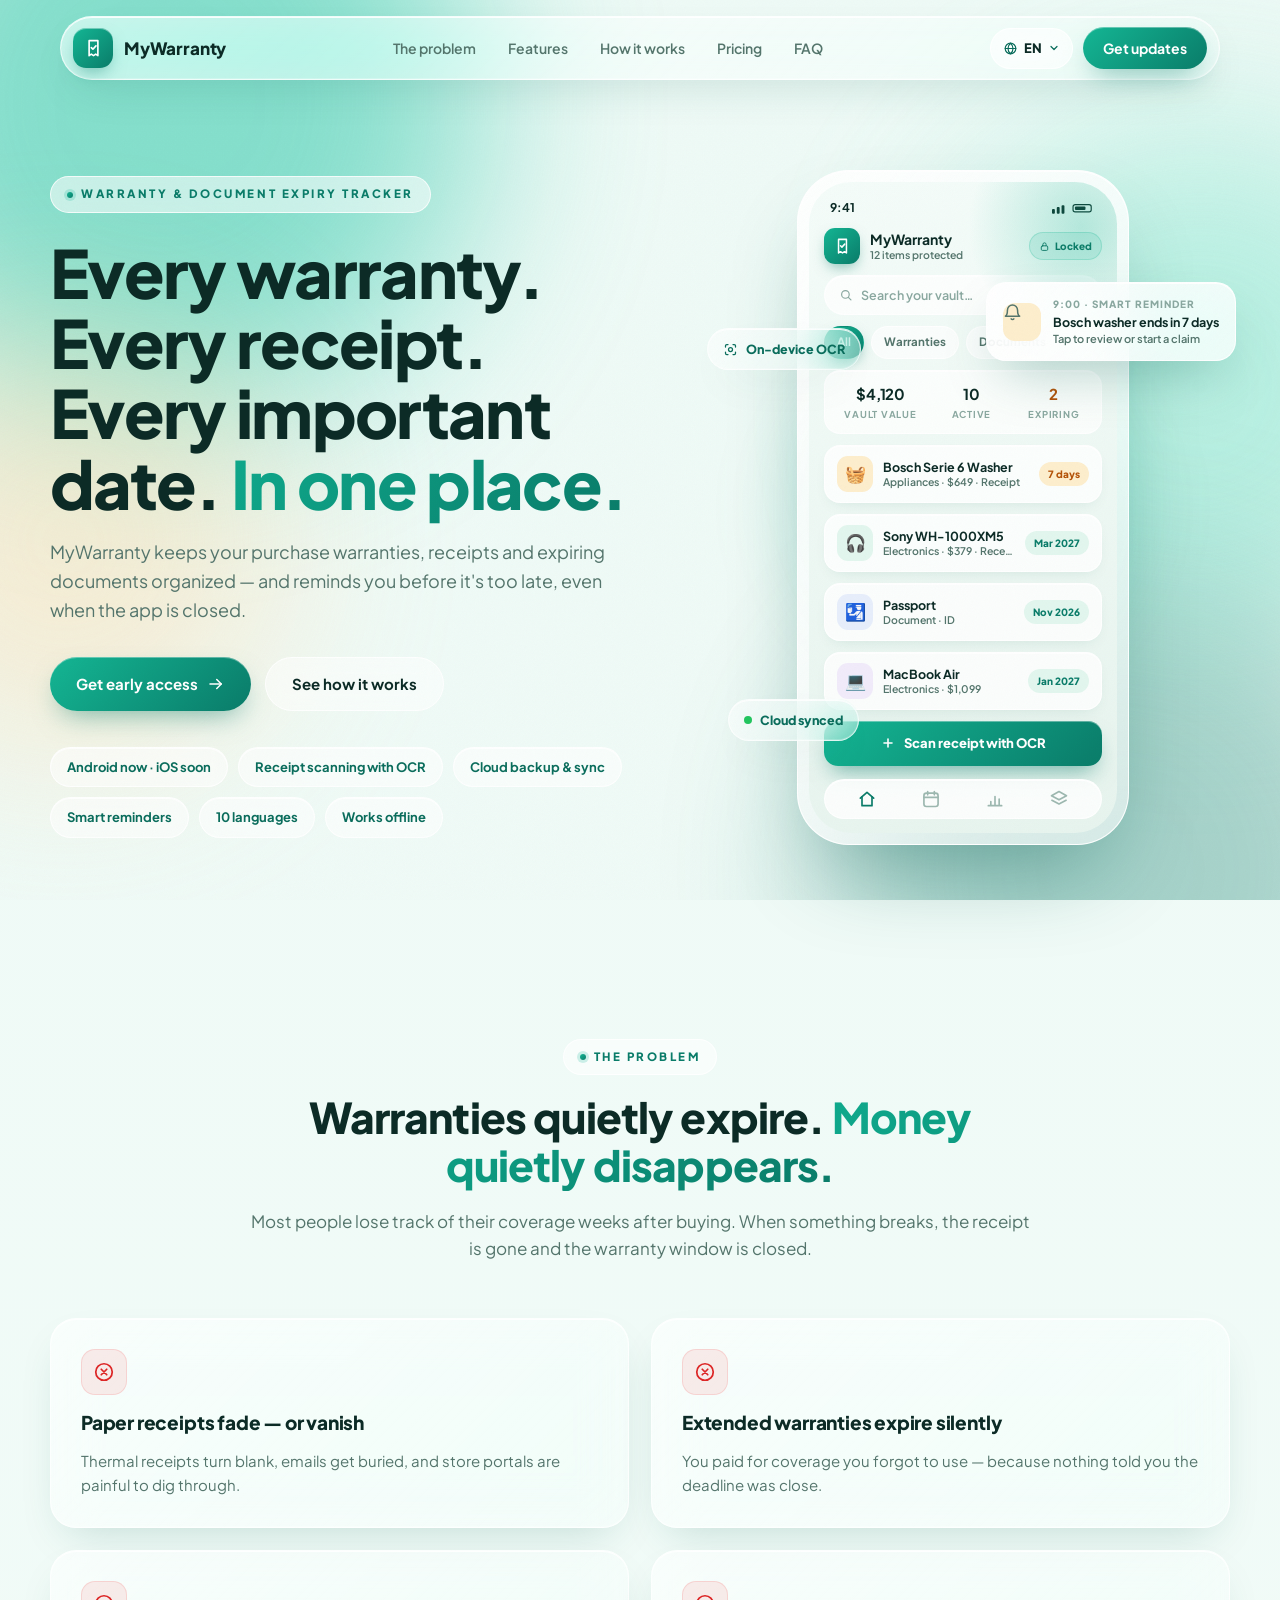
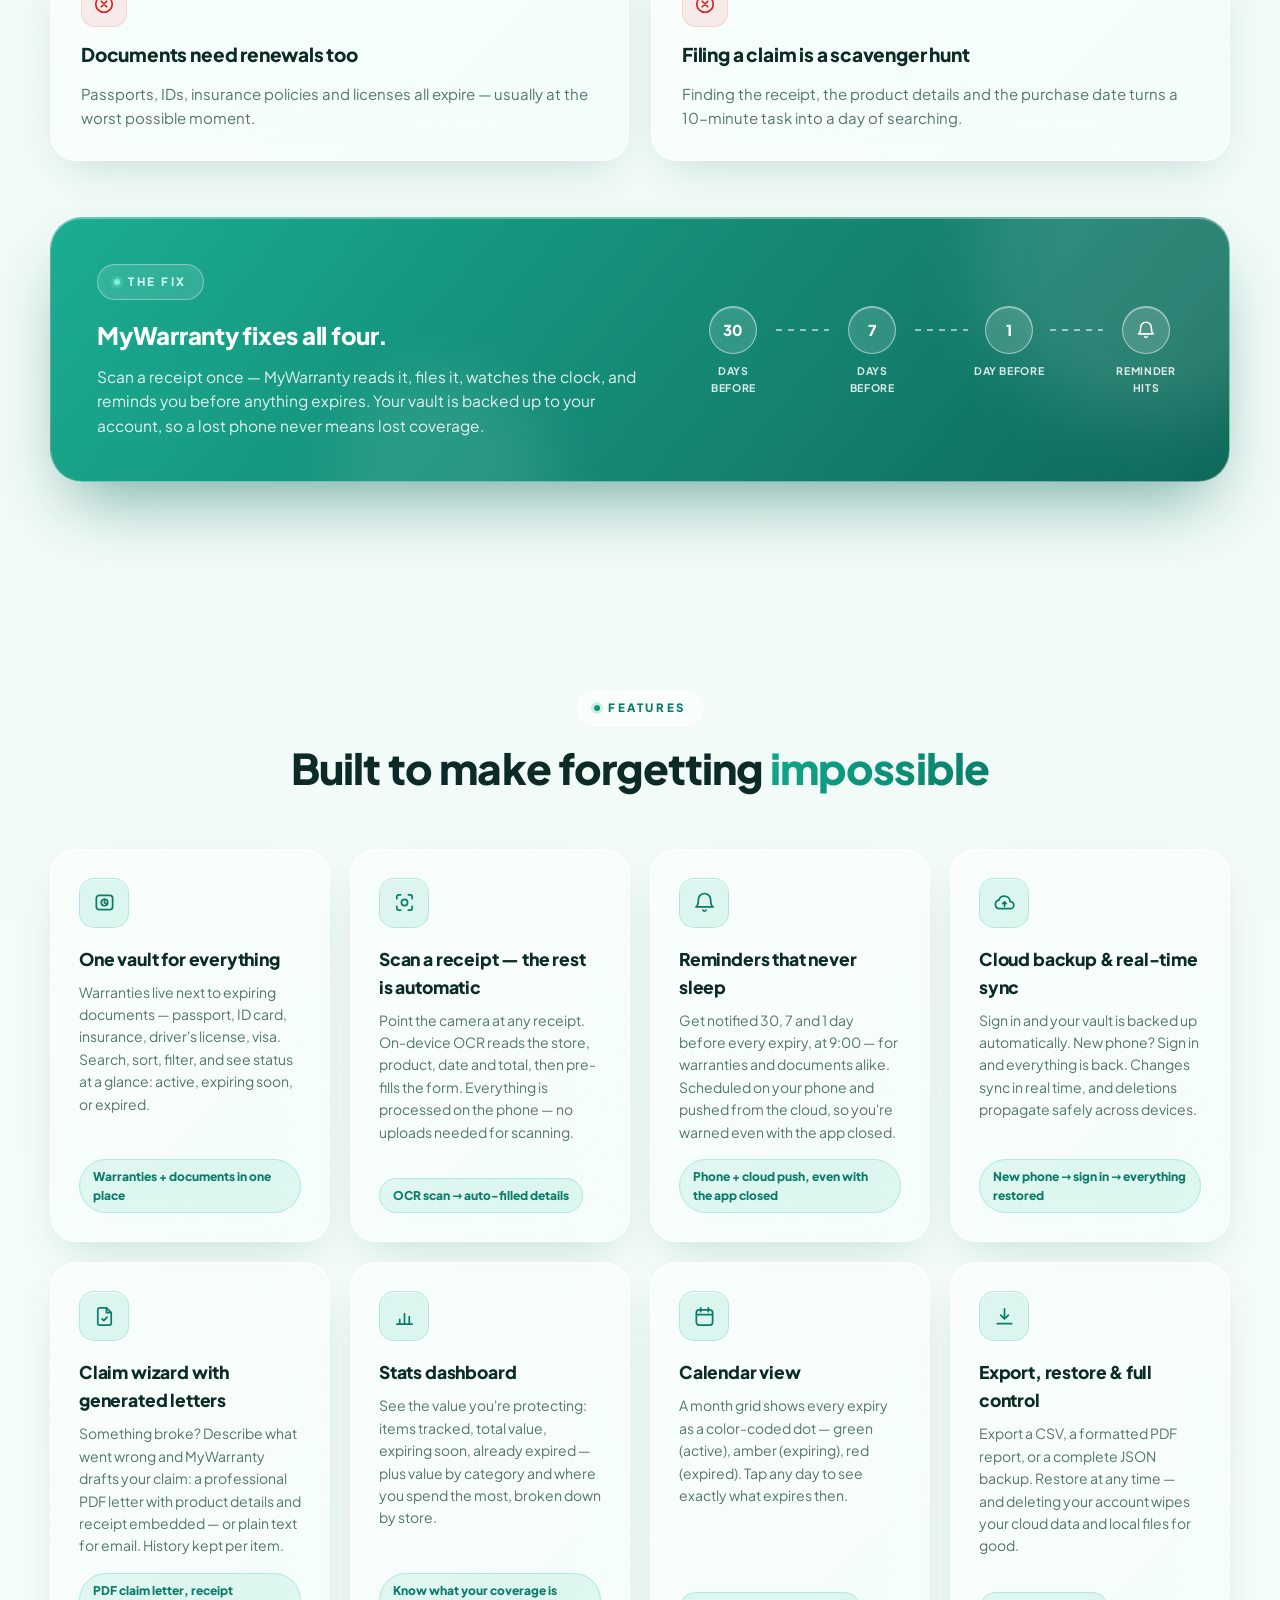
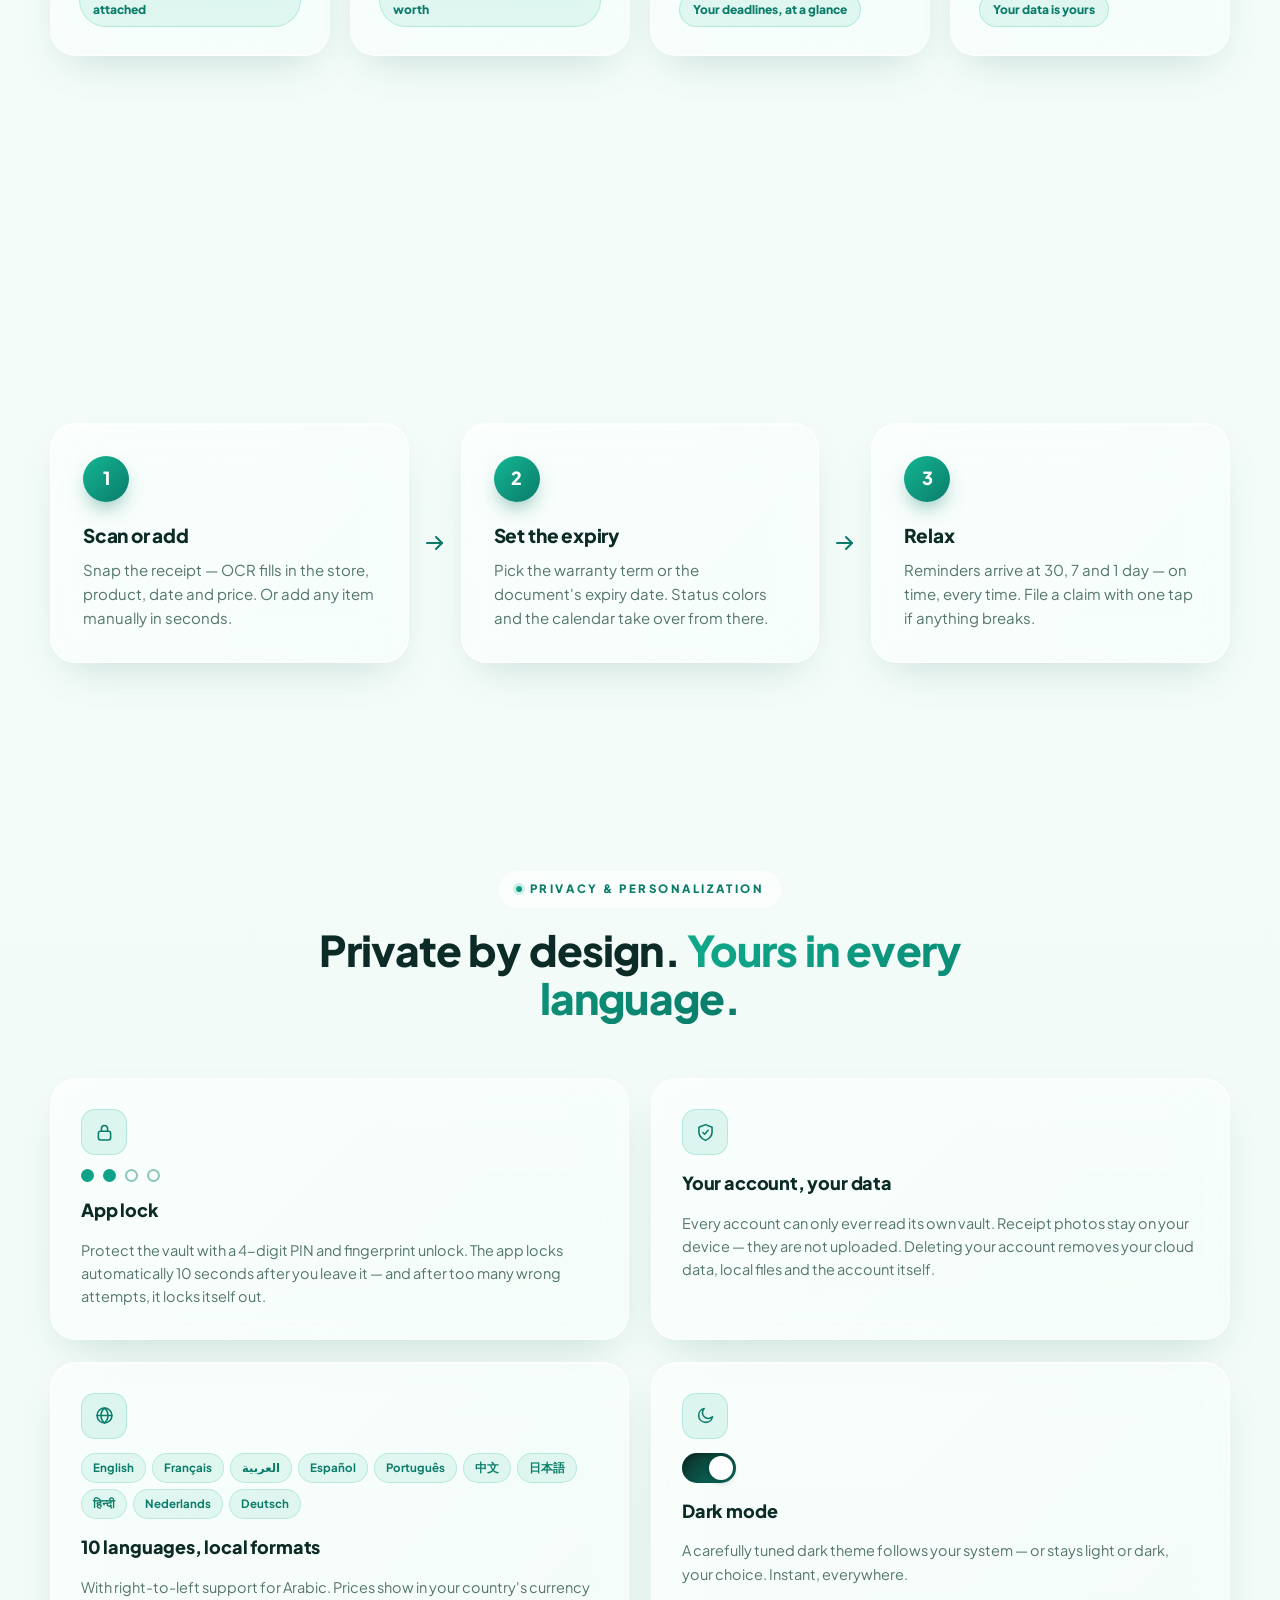
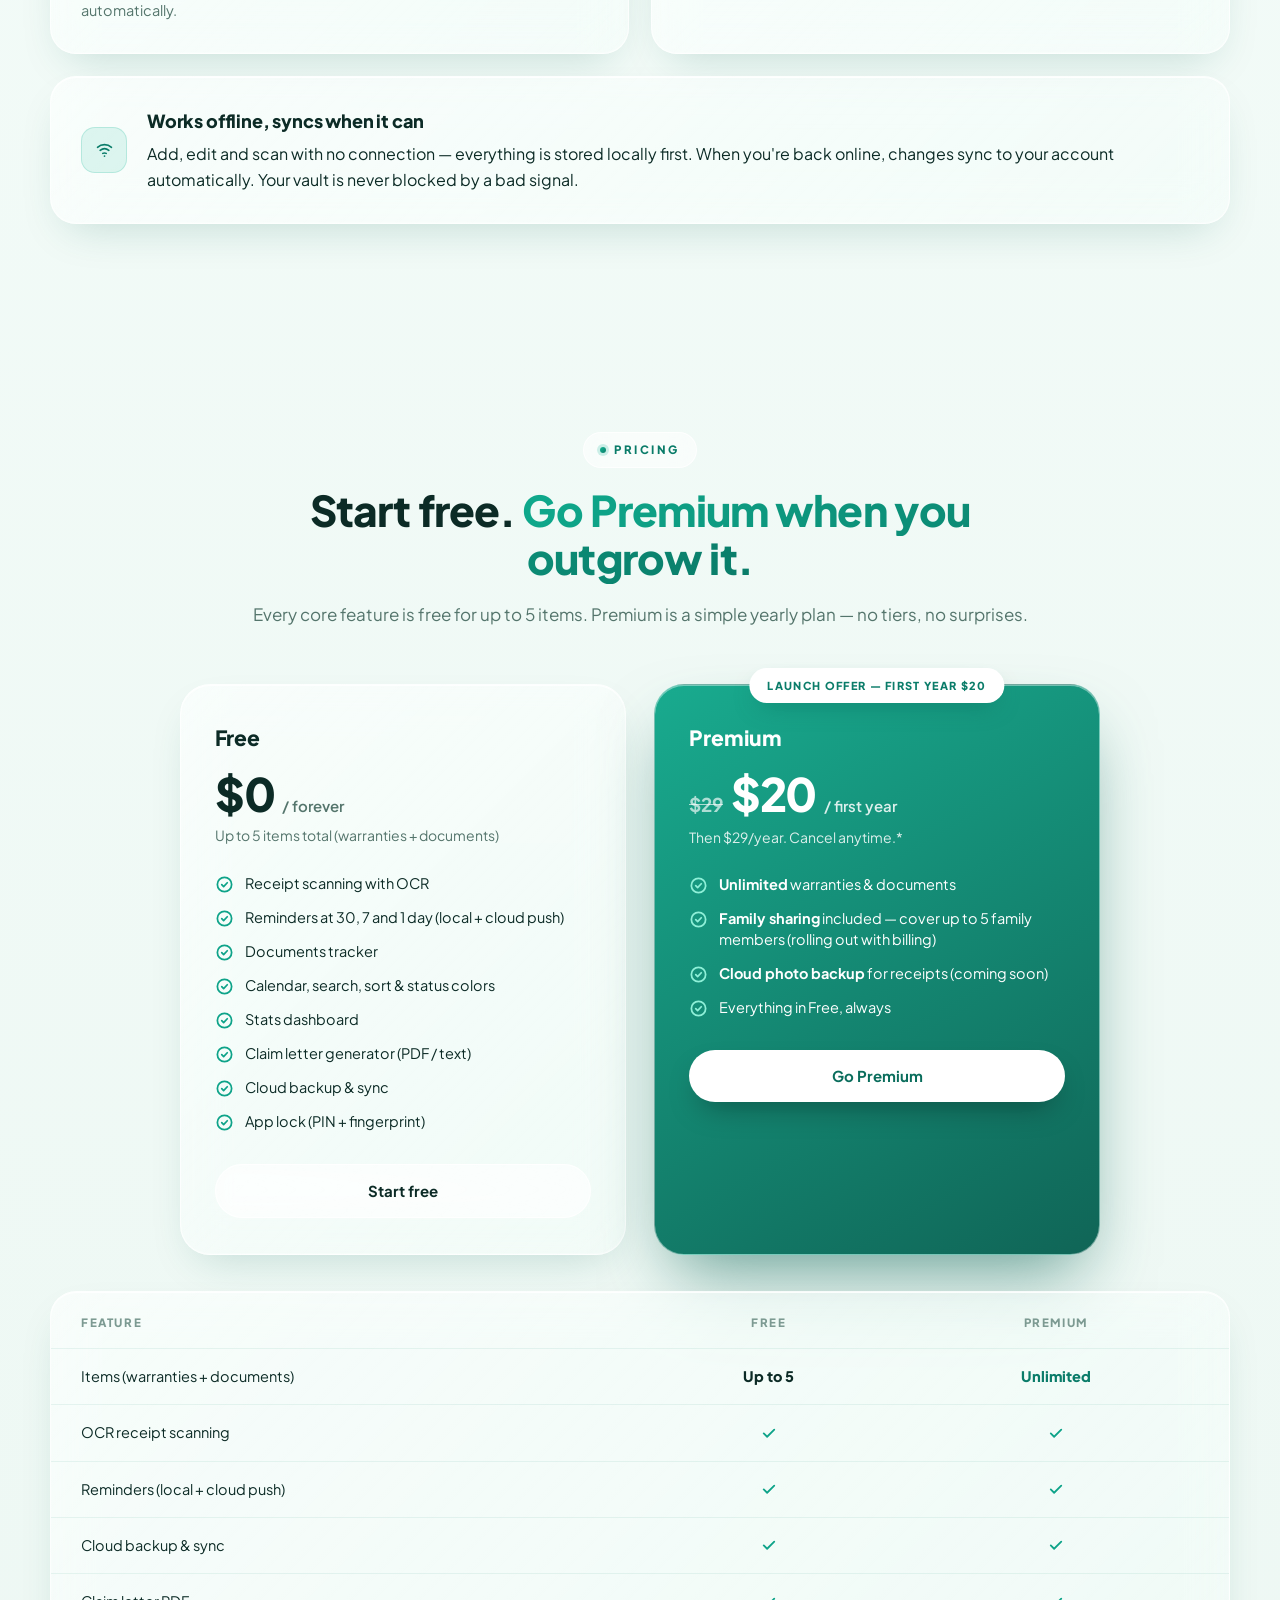
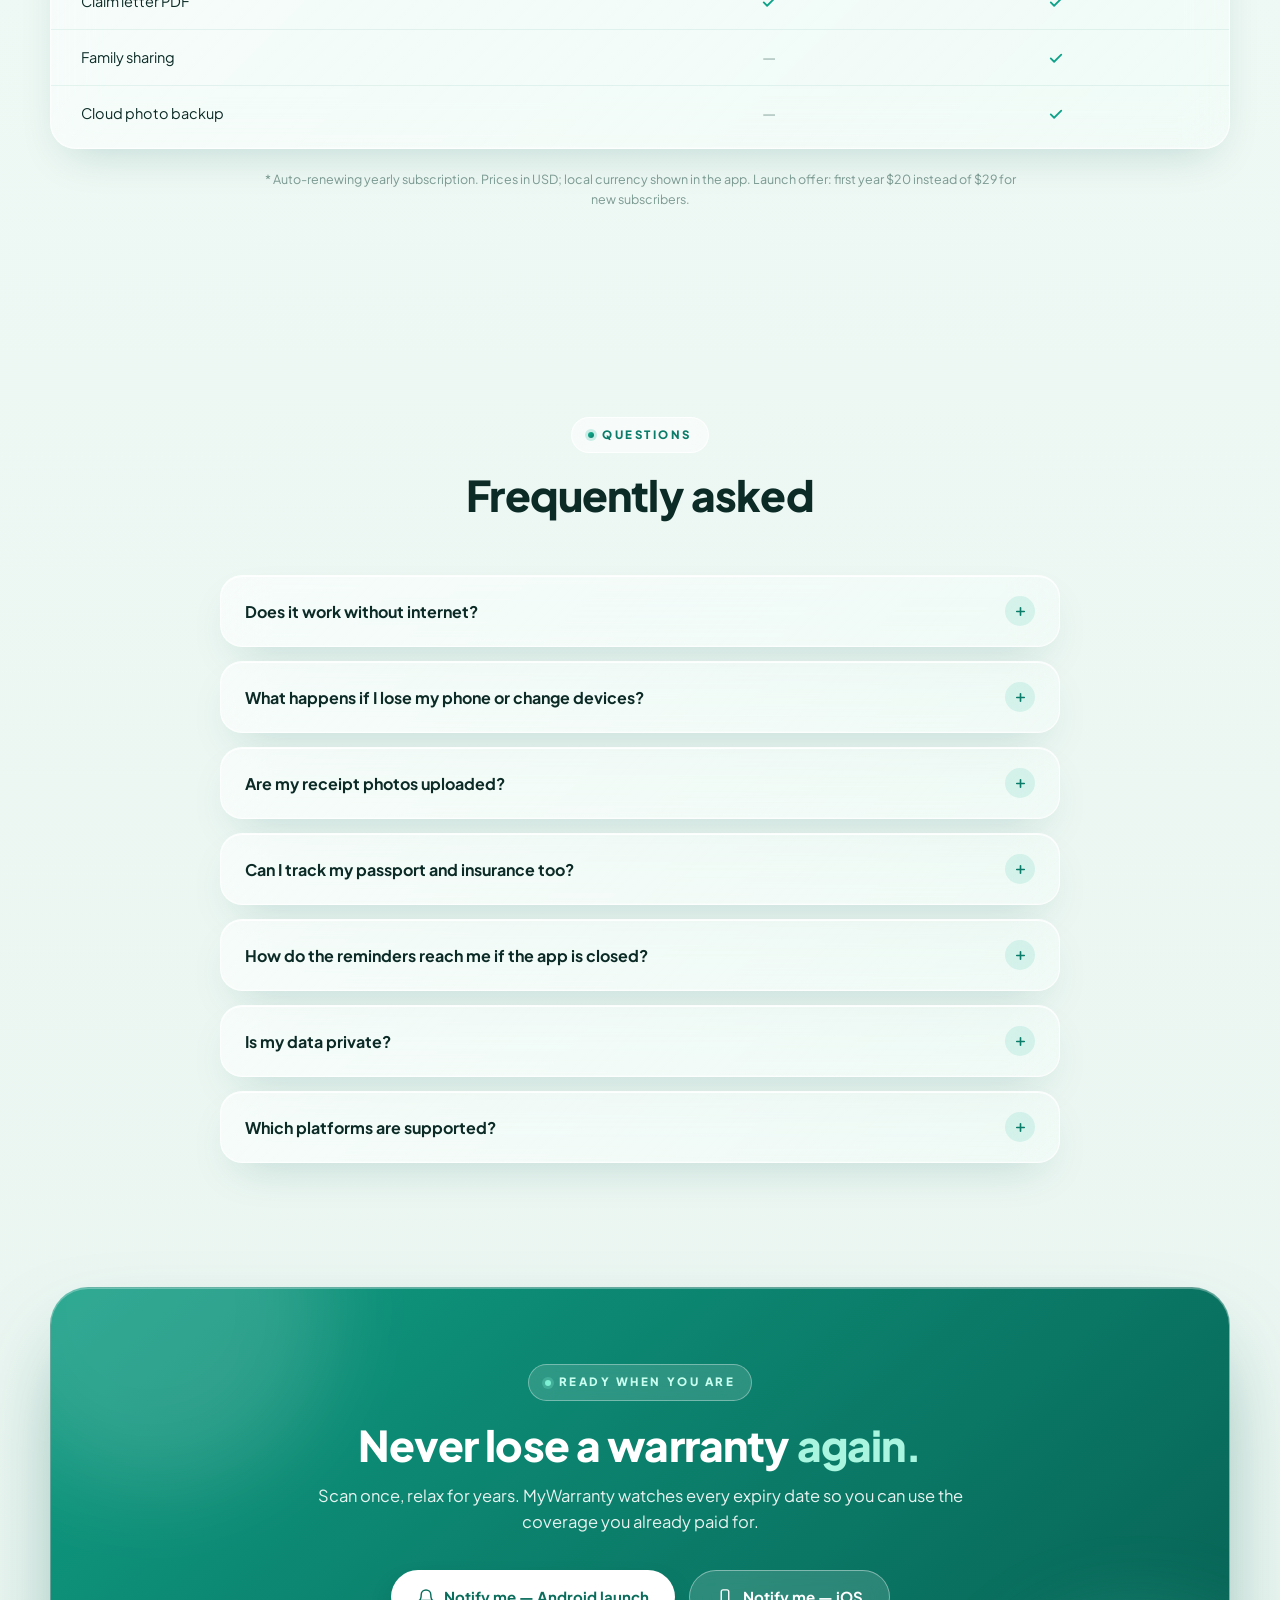
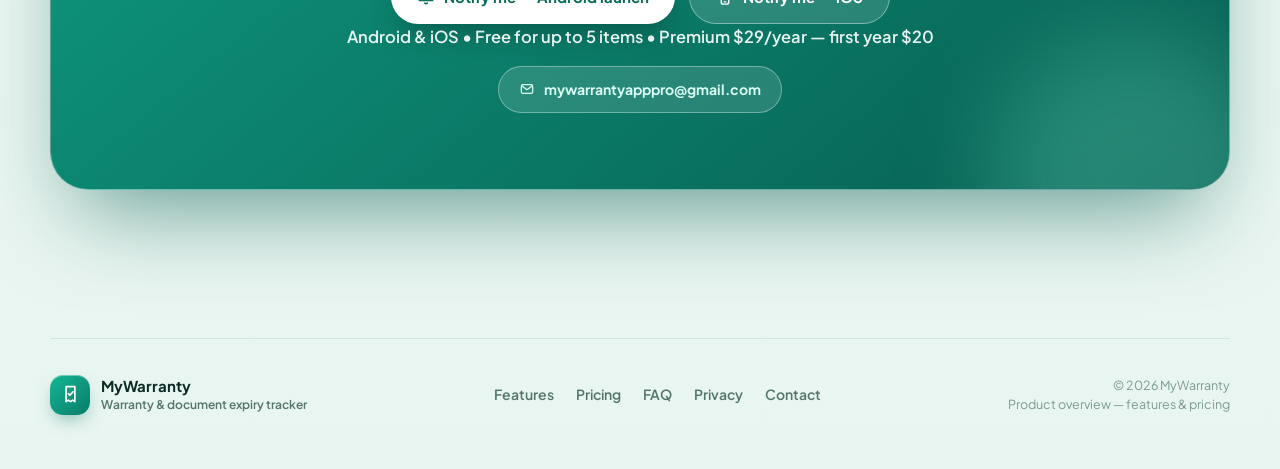
<file: index.html>
<!DOCTYPE html>
<html lang="en">
<head>
<meta charset="UTF-8">
<meta name="viewport" content="width=device-width, initial-scale=1.0">
<title>MyWarranty — Warranty Tracker &amp; Receipt Organizer App</title>
<meta name="description" content="Track product warranties, receipts and expiring documents in one place. Get free reminders 30, 7 and 1 day before they expire — even when the app is closed.">
<meta name="robots" content="index, follow, max-image-preview:large, max-snippet:-1, max-video-preview:-1">
<link rel="canonical" href="https://mywarrantyapp.info/">
<meta name="theme-color" content="#0ea389">
<meta name="application-name" content="MyWarranty">
<link rel="manifest" href="site.webmanifest">
<link rel="icon" type="image/svg+xml" href="assets/favicon.svg">
<link rel="apple-touch-icon" href="assets/apple-touch-icon.png">
<meta property="og:type" content="website">
<meta property="og:site_name" content="MyWarranty">
<meta property="og:url" content="https://mywarrantyapp.info/">
<meta property="og:title" content="MyWarranty — Warranty Tracker &amp; Receipt Organizer App">
<meta property="og:description" content="Track product warranties, receipts and expiring documents in one place. Get free reminders 30, 7 and 1 day before they expire — even when the app is closed.">
<meta property="og:image" content="https://mywarrantyapp.info/assets/og-image.png">
<meta property="og:image:width" content="1200">
<meta property="og:image:height" content="630">
<meta property="og:image:alt" content="MyWarranty — warranty and document expiry tracker">
<meta property="og:locale" content="en_US">
<meta property="og:locale:alternate" content="fr_FR">
<meta property="og:locale:alternate" content="es_ES">
<meta property="og:locale:alternate" content="de_DE">
<meta property="og:locale:alternate" content="pt_PT">
<meta property="og:locale:alternate" content="ar_AR">
<meta property="og:locale:alternate" content="zh_CN">
<meta property="og:locale:alternate" content="ja_JP">
<meta property="og:locale:alternate" content="hi_IN">
<meta property="og:locale:alternate" content="nl_NL">
<meta name="twitter:card" content="summary_large_image">
<meta name="twitter:title" content="MyWarranty — Warranty Tracker &amp; Receipt Organizer App">
<meta name="twitter:description" content="Track product warranties, receipts and expiring documents in one place. Get free reminders before they expire — even when the app is closed.">
<meta name="twitter:image" content="https://mywarrantyapp.info/assets/og-image.png">
<link rel="alternate" hreflang="en" href="https://mywarrantyapp.info/">
<link rel="alternate" hreflang="fr" href="https://mywarrantyapp.info/fr/">
<link rel="alternate" hreflang="es" href="https://mywarrantyapp.info/es/">
<link rel="alternate" hreflang="de" href="https://mywarrantyapp.info/de/">
<link rel="alternate" hreflang="pt" href="https://mywarrantyapp.info/pt/">
<link rel="alternate" hreflang="ar" href="https://mywarrantyapp.info/ar/">
<link rel="alternate" hreflang="zh" href="https://mywarrantyapp.info/zh/">
<link rel="alternate" hreflang="ja" href="https://mywarrantyapp.info/ja/">
<link rel="alternate" hreflang="hi" href="https://mywarrantyapp.info/hi/">
<link rel="alternate" hreflang="nl" href="https://mywarrantyapp.info/nl/">
<link rel="alternate" hreflang="x-default" href="https://mywarrantyapp.info/">
<link rel="preload" href="assets/fonts/pjs-latin.woff2" as="font" type="font/woff2" crossorigin>
<link rel="stylesheet" href="assets/styles.css">
<script type="application/ld+json">
{
  "@context": "https://schema.org",
  "@graph": [
    {
      "@type": "Organization",
      "@id": "https://mywarrantyapp.info/#org",
      "name": "MyWarranty",
      "url": "https://mywarrantyapp.info/",
      "logo": "https://mywarrantyapp.info/assets/apple-touch-icon.png",
      "email": "mywarrantyapppro@gmail.com"
    },
    {
      "@type": "WebSite",
      "@id": "https://mywarrantyapp.info/#website",
      "url": "https://mywarrantyapp.info/",
      "name": "MyWarranty",
      "inLanguage": "en",
      "publisher": { "@id": "https://mywarrantyapp.info/#org" }
    },
    {
      "@type": "SoftwareApplication",
      "@id": "https://mywarrantyapp.info/#app",
      "name": "MyWarranty",
      "applicationCategory": "UtilitiesApplication",
      "operatingSystem": "Android",
      "url": "https://mywarrantyapp.info/",
      "description": "Warranty and document expiry tracker. Scan receipts with on-device OCR, track warranty and document expiry dates, and get reminders 30, 7 and 1 day before something expires — even when the app is closed.",
      "inLanguage": "en",
      "availableLanguage": ["English","French","Spanish","German","Portuguese","Arabic","Chinese","Japanese","Hindi","Dutch"],
      "featureList": [
        "Receipt scanning with on-device OCR",
        "Warranty and document expiry tracking",
        "Local and cloud reminders 30, 7 and 1 day before expiry",
        "Cloud backup and real-time sync",
        "Claim letter generator (PDF / text)",
        "Calendar, stats dashboard, export and restore",
        "App lock with PIN and fingerprint",
        "Works offline"
      ],
      "offers": [
        { "@type": "Offer", "name": "Free plan", "price": "0", "priceCurrency": "USD" },
        { "@type": "Offer", "name": "Premium — first year (launch offer)", "price": "20", "priceCurrency": "USD" }
      ],
      "publisher": { "@id": "https://mywarrantyapp.info/#org" }
    },
    {
      "@type": "FAQPage",
      "@id": "https://mywarrantyapp.info/#faq",
      "inLanguage": "en",
      "mainEntity": [
        {
          "@type": "Question",
          "name": "Does it work without internet?",
          "acceptedAnswer": { "@type": "Answer", "text": "Yes. Everything works offline — scanning, adding, editing, reminders. Changes sync to your account when you're back online." }
        },
        {
          "@type": "Question",
          "name": "What happens if I lose my phone or change devices?",
          "acceptedAnswer": { "@type": "Answer", "text": "Sign in on the new device and your vault is restored from the cloud: warranties, documents, settings and history." }
        },
        {
          "@type": "Question",
          "name": "Are my receipt photos uploaded?",
          "acceptedAnswer": { "@type": "Answer", "text": "Not today — receipt photos stay on your device. Cloud photo backup is part of Premium and is coming soon." }
        },
        {
          "@type": "Question",
          "name": "Can I track my passport and insurance too?",
          "acceptedAnswer": { "@type": "Answer", "text": "Yes. The documents tracker covers passports, ID cards, insurance policies, driver's licenses, visas and anything else with an expiry date — with its own reminders." }
        },
        {
          "@type": "Question",
          "name": "How do the reminders reach me if the app is closed?",
          "acceptedAnswer": { "@type": "Answer", "text": "Two ways: notifications are scheduled directly on your phone, and a cloud service also pushes reminders to your device. That's why they still arrive weeks after you last opened the app." }
        },
        {
          "@type": "Question",
          "name": "Is my data private?",
          "acceptedAnswer": { "@type": "Answer", "text": "Yes. Access is strictly per-account — only you can read your vault. There's an app lock for your phone, and deleting your account erases your cloud data and local files." }
        },
        {
          "@type": "Question",
          "name": "Which platforms are supported?",
          "acceptedAnswer": { "@type": "Answer", "text": "Android today. The iOS app shares the same codebase and is in development." }
        }
      ]
    }
  ]
}
</script>
</head>
<body>

<div class="bg" aria-hidden="true">
  <div class="blob b1"></div><div class="blob b2"></div><div class="blob b3"></div><div class="blob b4"></div>
</div>
<div class="grain" aria-hidden="true"></div>

<!-- ============ NAV ============ -->
<header class="nav glass" id="nav">
  <a class="brand" href="#top">
    <span class="brand-mark">
      <svg viewBox="0 0 24 24" fill="none" stroke="currentColor" stroke-width="1.9" stroke-linecap="round" stroke-linejoin="round"><path d="M7 3h10v17.2l-2.5-1.7-2.5 1.7-2.5-1.7L7 20.2V3z"/><path d="M9.5 11l1.8 1.8 3.5-3.8"/></svg>
    </span>
    <span class="brand-name">MyWarranty</span>
  </a>
  <nav class="nav-links" id="navLinks" aria-label="Main navigation">
    <a href="#problem">The problem</a>
    <a href="#features">Features</a>
    <a href="#how">How it works</a>
    <a href="#pricing">Pricing</a>
    <a href="#faq">FAQ</a>
  </nav>
  <div class="nav-cta">
    <div class="lang-switch" id="langSwitch">
      <button class="lang-btn" id="langBtn" aria-expanded="false" aria-haspopup="true" aria-controls="langMenu" aria-label="Change language">
        <svg viewBox="0 0 24 24" fill="none" stroke="currentColor" stroke-width="1.9" stroke-linecap="round"><circle cx="12" cy="12" r="8.5"/><path d="M3.5 12h17"/><path d="M12 3.5c2.7 2.3 4 5.2 4 8.5s-1.3 6.2-4 8.5c-2.7-2.3-4-5.2-4-8.5s1.3-6.2 4-8.5z"/></svg>
        <span>EN</span>
        <svg class="chev" viewBox="0 0 24 24" fill="none" stroke="currentColor" stroke-width="2.4" stroke-linecap="round" stroke-linejoin="round"><path d="M6 9l6 6 6-6"/></svg>
      </button>
      <div class="lang-menu" id="langMenu" aria-label="Language">
        <a lang="en" hreflang="en" href="./" class="active" aria-current="true">English</a>
        <a lang="fr" hreflang="fr" href="fr/">Français</a>
        <a lang="ar" hreflang="ar" href="ar/">العربية</a>
        <a lang="es" hreflang="es" href="es/">Español</a>
        <a lang="pt" hreflang="pt" href="pt/">Português</a>
        <a lang="zh" hreflang="zh" href="zh/">中文</a>
        <a lang="ja" hreflang="ja" href="ja/">日本語</a>
        <a lang="hi" hreflang="hi" href="hi/">हिन्दी</a>
        <a lang="nl" hreflang="nl" href="nl/">Nederlands</a>
        <a lang="de" hreflang="de" href="de/">Deutsch</a>
      </div>
    </div>
    <a class="btn btn-primary btn-sm" href="#cta">Get updates</a>
    <button class="burger" id="burger" aria-label="Open menu" aria-expanded="false"><span></span><span></span><span></span></button>
  </div>
</header>

<main id="top">

  <!-- ============ HERO ============ -->
  <section class="hero">
    <div class="container hero-grid">
      <div class="hero-copy">
        <span class="eyebrow" data-reveal><span class="dot"></span>Warranty &amp; document expiry tracker</span>
        <h1 data-reveal style="--d:.08s">Every warranty. Every receipt. Every important date. <span class="hl">In one place.</span></h1>
        <p class="lead" data-reveal style="--d:.16s">MyWarranty keeps your purchase warranties, receipts and expiring documents organized — and reminds you before it's too late, even when the app is closed.</p>
        <div class="hero-actions" data-reveal style="--d:.24s">
          <a href="#cta" class="btn btn-primary">Get early access
            <svg viewBox="0 0 24 24" fill="none" stroke="currentColor" stroke-width="2" stroke-linecap="round" stroke-linejoin="round"><path d="M4 12h15"/><path d="M13 6l6 6-6 6"/></svg>
          </a>
          <a href="#how" class="btn btn-ghost">See how it works</a>
        </div>
        <ul class="hero-chips" data-reveal style="--d:.32s">
          <li>Android now · iOS soon</li>
          <li>Receipt scanning with OCR</li>
          <li>Cloud backup &amp; sync</li>
          <li>Smart reminders</li>
          <li>10 languages</li>
          <li>Works offline</li>
        </ul>
      </div>

      <div class="hero-visual" data-reveal style="--d:.2s">
        <div class="phone-scene">
          <div class="phone-glow" aria-hidden="true"></div>

          <div class="phone" role="img" aria-label="MyWarranty app preview">
            <div class="screen">
              <div class="statusbar">
                <span>9:41</span>
                <svg viewBox="0 0 46 12" fill="currentColor" aria-hidden="true"><rect x="0" y="7" width="3" height="5" rx="1"/><rect x="5" y="5" width="3" height="7" rx="1"/><rect x="10" y="3" width="3" height="9" rx="1"/><rect x="22" y="2.5" width="19" height="7.5" rx="2.2" fill="none" stroke="currentColor" stroke-width="1.2"/><rect x="24" y="4.5" width="11" height="3.5" rx="1"/></svg>
              </div>
              <div class="app-head">
                <span class="app-mark"><svg viewBox="0 0 24 24" fill="none" stroke="currentColor" stroke-width="1.9" stroke-linecap="round" stroke-linejoin="round"><path d="M7 3h10v17.2l-2.5-1.7-2.5 1.7-2.5-1.7L7 20.2V3z"/><path d="M9.5 11l1.8 1.8 3.5-3.8"/></svg></span>
                <div class="app-title"><strong>MyWarranty</strong><span>12 items protected</span></div>
                <span class="app-lockpill"><svg viewBox="0 0 24 24" fill="none" stroke="currentColor" stroke-width="2" stroke-linecap="round"><rect x="5" y="10.5" width="14" height="10" rx="2.5"/><path d="M8.5 10.5V7.5a3.5 3.5 0 017 0v3"/></svg>Locked</span>
              </div>
              <div class="app-search"><svg viewBox="0 0 24 24" fill="none" stroke="currentColor" stroke-width="2" stroke-linecap="round"><circle cx="11" cy="11" r="6.5"/><path d="M16 16l4.5 4.5"/></svg><span>Search your vault…</span></div>
              <div class="app-filters"><span class="on">All</span><span>Warranties</span><span>Documents</span></div>
              <div class="app-summary">
                <div><b>$4,120</b><span>Vault value</span></div>
                <div><b>10</b><span>Active</span></div>
                <div><b class="warn">2</b><span>Expiring</span></div>
              </div>
              <div class="app-item">
                <span class="it-ic" style="--tint:#fdeecd">🧺</span>
                <div class="it-tx"><strong>Bosch Serie 6 Washer</strong><span>Appliances · $649 · Receipt</span></div>
                <span class="it-st exp">7 days</span>
              </div>
              <div class="app-item">
                <span class="it-ic" style="--tint:#e2f6ee">🎧</span>
                <div class="it-tx"><strong>Sony WH-1000XM5</strong><span>Electronics · $379 · Receipt</span></div>
                <span class="it-st ok">Mar 2027</span>
              </div>
              <div class="app-item">
                <span class="it-ic" style="--tint:#e7eefb">🛂</span>
                <div class="it-tx"><strong>Passport</strong><span>Document · ID</span></div>
                <span class="it-st ok">Nov 2026</span>
              </div>
              <div class="app-item">
                <span class="it-ic" style="--tint:#f1ebfa">💻</span>
                <div class="it-tx"><strong>MacBook Air</strong><span>Electronics · $1,099</span></div>
                <span class="it-st ok">Jan 2027</span>
              </div>
              <div class="app-scan"><svg viewBox="0 0 24 24" fill="none" stroke="currentColor" stroke-width="2.4" stroke-linecap="round"><path d="M12 6v12M6 12h12"/></svg>Scan receipt with OCR</div>
              <div class="app-tabbar" aria-hidden="true">
                <svg class="act" viewBox="0 0 24 24" fill="none" stroke="currentColor" stroke-width="2" stroke-linecap="round" stroke-linejoin="round"><path d="M4 11l8-7 8 7"/><path d="M6 9.5V20h12V9.5"/></svg>
                <svg viewBox="0 0 24 24" fill="none" stroke="currentColor" stroke-width="2" stroke-linecap="round"><rect x="3.5" y="5" width="17" height="16" rx="3"/><path d="M3.5 10h17M8 3v4M16 3v4"/></svg>
                <svg viewBox="0 0 24 24" fill="none" stroke="currentColor" stroke-width="2" stroke-linecap="round"><path d="M4 20h16M7 20v-5M12 20V9M17 20v-8"/></svg>
                <svg viewBox="0 0 24 24" fill="none" stroke="currentColor" stroke-width="2" stroke-linecap="round" stroke-linejoin="round"><path d="M12 3l9 5-9 5-9-5z"/><path d="M3.5 13.5L12 18l8.5-4.5"/></svg>
              </div>
            </div>
          </div>

          <div class="float-notif glass-strong" aria-hidden="true">
            <span class="fn-ic"><svg viewBox="0 0 24 24" fill="none" stroke="currentColor" stroke-width="1.9" stroke-linecap="round" stroke-linejoin="round"><path d="M18.4 9a6.4 6.4 0 10-12.8 0c0 6-2.6 7.6-2.6 7.6h18s-2.6-1.6-2.6-7.6"/><path d="M13.7 20a2 2 0 01-3.4 0"/></svg></span>
            <div>
              <small>9:00 · Smart reminder</small>
              <strong>Bosch washer ends in 7 days</strong>
              <span>Tap to review or start a claim</span>
            </div>
          </div>
          <div class="float-chip glass fc-1" aria-hidden="true">
            <svg viewBox="0 0 24 24" fill="none" stroke="currentColor" stroke-width="2" stroke-linecap="round" stroke-linejoin="round"><path d="M4 8V6a2 2 0 012-2h2M16 4h2a2 2 0 012 2v2M20 16v2a2 2 0 01-2 2h-2M8 20H6a2 2 0 01-2-2v-2"/><circle cx="12" cy="12" r="3.2"/></svg>
            On-device OCR
          </div>
          <div class="float-chip glass fc-2" aria-hidden="true"><span class="pulse"></span>Cloud synced</div>
        </div>
      </div>
    </div>
  </section>

  <!-- ============ PROBLEM ============ -->
  <section class="section" id="problem">
    <div class="container">
      <div class="section-head" data-reveal>
        <span class="eyebrow"><span class="dot"></span>The problem</span>
        <h2>Warranties quietly expire. <span class="hl">Money quietly disappears.</span></h2>
        <p>Most people lose track of their coverage weeks after buying. When something breaks, the receipt is gone and the warranty window is closed.</p>
      </div>

      <div class="problem-grid" data-reveal-group>
        <article class="p-card glass glow-card">
          <span class="p-ic"><svg viewBox="0 0 24 24" fill="none" stroke="currentColor" stroke-width="1.9" stroke-linecap="round"><circle cx="12" cy="12" r="9"/><path d="M9 9l6 6M15 9l-6 6"/></svg></span>
          <h3>Paper receipts fade — or vanish</h3>
          <p>Thermal receipts turn blank, emails get buried, and store portals are painful to dig through.</p>
        </article>
        <article class="p-card glass glow-card">
          <span class="p-ic"><svg viewBox="0 0 24 24" fill="none" stroke="currentColor" stroke-width="1.9" stroke-linecap="round"><circle cx="12" cy="12" r="9"/><path d="M9 9l6 6M15 9l-6 6"/></svg></span>
          <h3>Extended warranties expire silently</h3>
          <p>You paid for coverage you forgot to use — because nothing told you the deadline was close.</p>
        </article>
        <article class="p-card glass glow-card">
          <span class="p-ic"><svg viewBox="0 0 24 24" fill="none" stroke="currentColor" stroke-width="1.9" stroke-linecap="round"><circle cx="12" cy="12" r="9"/><path d="M9 9l6 6M15 9l-6 6"/></svg></span>
          <h3>Documents need renewals too</h3>
          <p>Passports, IDs, insurance policies and licenses all expire — usually at the worst possible moment.</p>
        </article>
        <article class="p-card glass glow-card">
          <span class="p-ic"><svg viewBox="0 0 24 24" fill="none" stroke="currentColor" stroke-width="1.9" stroke-linecap="round"><circle cx="12" cy="12" r="9"/><path d="M9 9l6 6M15 9l-6 6"/></svg></span>
          <h3>Filing a claim is a scavenger hunt</h3>
          <p>Finding the receipt, the product details and the purchase date turns a 10-minute task into a day of searching.</p>
        </article>
      </div>

      <div class="fix-banner" data-reveal>
        <div>
          <span class="eyebrow eyebrow-light fix-badge"><span class="dot"></span>The fix</span>
          <h3>MyWarranty fixes all four.</h3>
          <p>Scan a receipt once — MyWarranty reads it, files it, watches the clock, and reminds you before anything expires. Your vault is backed up to your account, so a lost phone never means lost coverage.</p>
        </div>
        <div class="tl" aria-label="Reminder timeline">
          <div class="tl-step"><span class="tl-dot">30</span><small>days before</small></div>
          <span class="tl-line"></span>
          <div class="tl-step"><span class="tl-dot">7</span><small>days before</small></div>
          <span class="tl-line"></span>
          <div class="tl-step"><span class="tl-dot">1</span><small>day before</small></div>
          <span class="tl-line"></span>
          <div class="tl-step"><span class="tl-dot"><svg viewBox="0 0 24 24" fill="none" stroke="currentColor" stroke-width="1.9" stroke-linecap="round" stroke-linejoin="round"><path d="M18.4 9a6.4 6.4 0 10-12.8 0c0 6-2.6 7.6-2.6 7.6h18s-2.6-1.6-2.6-7.6"/><path d="M13.7 20a2 2 0 01-3.4 0"/></svg></span><small>reminder hits</small></div>
        </div>
      </div>
    </div>
  </section>

  <!-- ============ FEATURES ============ -->
  <section class="section" id="features">
    <div class="container">
      <div class="section-head" data-reveal>
        <span class="eyebrow"><span class="dot"></span>Features</span>
        <h2>Built to make forgetting <span class="hl">impossible</span></h2>
      </div>

      <div class="feat-grid" data-reveal-group>
        <article class="f-card glass glow-card">
          <span class="f-ic"><svg viewBox="0 0 24 24" fill="none" stroke="currentColor" stroke-width="1.8" stroke-linecap="round" stroke-linejoin="round"><rect x="3.5" y="4.5" width="17" height="15" rx="3"/><circle cx="12" cy="12" r="3.4"/><path d="M12 8.6V12l1.7 1.3"/></svg></span>
          <h3>One vault for everything</h3>
          <p>Warranties live next to expiring documents — passport, ID card, insurance, driver's license, visa. Search, sort, filter, and see status at a glance: active, expiring soon, or expired.</p>
          <span class="tag">Warranties + documents in one place</span>
        </article>
        <article class="f-card glass glow-card">
          <span class="f-ic"><svg viewBox="0 0 24 24" fill="none" stroke="currentColor" stroke-width="1.8" stroke-linecap="round" stroke-linejoin="round"><path d="M4 8V6a2 2 0 012-2h2M16 4h2a2 2 0 012 2v2M20 16v2a2 2 0 01-2 2h-2M8 20H6a2 2 0 01-2-2v-2"/><circle cx="12" cy="12" r="3.2"/></svg></span>
          <h3>Scan a receipt — the rest is automatic</h3>
          <p>Point the camera at any receipt. On-device OCR reads the store, product, date and total, then pre-fills the form. Everything is processed on the phone — no uploads needed for scanning.</p>
          <span class="tag">OCR scan → auto-filled details</span>
        </article>
        <article class="f-card glass glow-card">
          <span class="f-ic"><svg viewBox="0 0 24 24" fill="none" stroke="currentColor" stroke-width="1.8" stroke-linecap="round" stroke-linejoin="round"><path d="M18.4 9a6.4 6.4 0 10-12.8 0c0 6-2.6 7.6-2.6 7.6h18s-2.6-1.6-2.6-7.6"/><path d="M13.7 20a2 2 0 01-3.4 0"/></svg></span>
          <h3>Reminders that never sleep</h3>
          <p>Get notified 30, 7 and 1 day before every expiry, at 9:00 — for warranties and documents alike. Scheduled on your phone and pushed from the cloud, so you're warned even with the app closed.</p>
          <span class="tag">Phone + cloud push, even with the app closed</span>
        </article>
        <article class="f-card glass glow-card">
          <span class="f-ic"><svg viewBox="0 0 24 24" fill="none" stroke="currentColor" stroke-width="1.8" stroke-linecap="round" stroke-linejoin="round"><path d="M7 18.5a4.5 4.5 0 01-.9-8.9A6 6 0 0117.8 11h.2a3.75 3.75 0 010 7.5H7z"/><path d="M12 16v-4.5M10.2 13.2L12 11.4l1.8 1.8"/></svg></span>
          <h3>Cloud backup &amp; real-time sync</h3>
          <p>Sign in and your vault is backed up automatically. New phone? Sign in and everything is back. Changes sync in real time, and deletions propagate safely across devices.</p>
          <span class="tag">New phone → sign in → everything restored</span>
        </article>
        <article class="f-card glass glow-card">
          <span class="f-ic"><svg viewBox="0 0 24 24" fill="none" stroke="currentColor" stroke-width="1.8" stroke-linecap="round" stroke-linejoin="round"><path d="M14 3H7a2 2 0 00-2 2v14a2 2 0 002 2h10a2 2 0 002-2V8z"/><path d="M14 3v5h5"/><path d="M9.5 14.5l1.8 1.8 3.4-3.6"/></svg></span>
          <h3>Claim wizard with generated letters</h3>
          <p>Something broke? Describe what went wrong and MyWarranty drafts your claim: a professional PDF letter with product details and receipt embedded — or plain text for email. History kept per item.</p>
          <span class="tag">PDF claim letter, receipt attached</span>
        </article>
        <article class="f-card glass glow-card">
          <span class="f-ic"><svg viewBox="0 0 24 24" fill="none" stroke="currentColor" stroke-width="1.8" stroke-linecap="round"><path d="M4 20h16"/><path d="M7 20v-5M12 20V9M17 20v-8"/></svg></span>
          <h3>Stats dashboard</h3>
          <p>See the value you're protecting: items tracked, total value, expiring soon, already expired — plus value by category and where you spend the most, broken down by store.</p>
          <span class="tag">Know what your coverage is worth</span>
        </article>
        <article class="f-card glass glow-card">
          <span class="f-ic"><svg viewBox="0 0 24 24" fill="none" stroke="currentColor" stroke-width="1.8" stroke-linecap="round"><rect x="3.5" y="5" width="17" height="16" rx="3"/><path d="M3.5 10h17M8 3v4M16 3v4"/></svg></span>
          <h3>Calendar view</h3>
          <p>A month grid shows every expiry as a color-coded dot — green (active), amber (expiring), red (expired). Tap any day to see exactly what expires then.</p>
          <span class="tag">Your deadlines, at a glance</span>
        </article>
        <article class="f-card glass glow-card">
          <span class="f-ic"><svg viewBox="0 0 24 24" fill="none" stroke="currentColor" stroke-width="1.8" stroke-linecap="round" stroke-linejoin="round"><path d="M12 4v10M8 10.5l4 4 4-4"/><path d="M4.5 19.5h15"/></svg></span>
          <h3>Export, restore &amp; full control</h3>
          <p>Export a CSV, a formatted PDF report, or a complete JSON backup. Restore at any time — and deleting your account wipes your cloud data and local files for good.</p>
          <span class="tag">Your data is yours</span>
        </article>
      </div>
    </div>
  </section>

  <!-- ============ HOW IT WORKS ============ -->
  <section class="section" id="how">
    <div class="container">
      <div class="section-head" data-reveal>
        <span class="eyebrow"><span class="dot"></span>How it works</span>
        <h2>Three steps. <span class="hl">Then forget about it.</span></h2>
      </div>
      <div class="steps" data-reveal-group>
        <article class="step glass glow-card">
          <span class="step-num">1</span>
          <h3>Scan or add</h3>
          <p>Snap the receipt — OCR fills in the store, product, date and price. Or add any item manually in seconds.</p>
        </article>
        <span class="step-arrow" aria-hidden="true"><svg viewBox="0 0 24 24" fill="none" stroke="currentColor" stroke-width="2" stroke-linecap="round" stroke-linejoin="round"><path d="M4 12h15"/><path d="M13 6l6 6-6 6"/></svg></span>
        <article class="step glass glow-card">
          <span class="step-num">2</span>
          <h3>Set the expiry</h3>
          <p>Pick the warranty term or the document's expiry date. Status colors and the calendar take over from there.</p>
        </article>
        <span class="step-arrow" aria-hidden="true"><svg viewBox="0 0 24 24" fill="none" stroke="currentColor" stroke-width="2" stroke-linecap="round" stroke-linejoin="round"><path d="M4 12h15"/><path d="M13 6l6 6-6 6"/></svg></span>
        <article class="step glass glow-card">
          <span class="step-num">3</span>
          <h3>Relax</h3>
          <p>Reminders arrive at 30, 7 and 1 day — on time, every time. File a claim with one tap if anything breaks.</p>
        </article>
      </div>
    </div>
  </section>

  <!-- ============ PRIVACY & PERSONALIZATION ============ -->
  <section class="section" id="privacy">
    <div class="container">
      <div class="section-head" data-reveal>
        <span class="eyebrow"><span class="dot"></span>Privacy &amp; personalization</span>
        <h2>Private by design. <span class="hl">Yours in every language.</span></h2>
      </div>

      <div class="priv-grid" data-reveal-group>
        <article class="v-card glass glow-card">
          <span class="v-ic"><svg viewBox="0 0 24 24" fill="none" stroke="currentColor" stroke-width="1.8" stroke-linecap="round"><rect x="5" y="10.5" width="14" height="10" rx="2.5"/><path d="M8.5 10.5V7.5a3.5 3.5 0 017 0v3"/></svg></span>
          <span class="pin" aria-hidden="true"><i class="f"></i><i class="f"></i><i></i><i></i></span>
          <h3>App lock</h3>
          <p>Protect the vault with a 4-digit PIN and fingerprint unlock. The app locks automatically 10 seconds after you leave it — and after too many wrong attempts, it locks itself out.</p>
        </article>
        <article class="v-card glass glow-card">
          <span class="v-ic"><svg viewBox="0 0 24 24" fill="none" stroke="currentColor" stroke-width="1.8" stroke-linecap="round" stroke-linejoin="round"><path d="M12 3l7.5 3v5.5c0 4.8-3.2 7.7-7.5 9.5-4.3-1.8-7.5-4.7-7.5-9.5V6z"/><path d="M9 12l2 2 4-4.5"/></svg></span>
          <h3>Your account, your data</h3>
          <p>Every account can only ever read its own vault. Receipt photos stay on your device — they are not uploaded. Deleting your account removes your cloud data, local files and the account itself.</p>
        </article>
        <article class="v-card glass glow-card">
          <span class="v-ic"><svg viewBox="0 0 24 24" fill="none" stroke="currentColor" stroke-width="1.8" stroke-linecap="round"><circle cx="12" cy="12" r="8.5"/><path d="M3.5 12h17"/><path d="M12 3.5c2.7 2.3 4 5.2 4 8.5s-1.3 6.2-4 8.5c-2.7-2.3-4-5.2-4-8.5s1.3-6.2 4-8.5z"/></svg></span>
          <div class="langs" aria-label="Supported languages"><span lang="en">English</span><span lang="fr">Français</span><span lang="ar" dir="rtl">العربية</span><span lang="es">Español</span><span lang="pt">Português</span><span lang="zh">中文</span><span lang="ja">日本語</span><span lang="hi">हिन्दी</span><span lang="nl">Nederlands</span><span lang="de">Deutsch</span></div>
          <h3>10 languages, local formats</h3>
          <p>With right-to-left support for Arabic. Prices show in your country's currency automatically.</p>
        </article>
        <article class="v-card glass glow-card">
          <span class="v-ic"><svg viewBox="0 0 24 24" fill="none" stroke="currentColor" stroke-width="1.8" stroke-linecap="round" stroke-linejoin="round"><path d="M20 13.5A8 8 0 1110.5 4 6.5 6.5 0 0020 13.5z"/></svg></span>
          <span class="mini-toggle" aria-hidden="true"><span class="knob"></span></span>
          <h3>Dark mode</h3>
          <p>A carefully tuned dark theme follows your system — or stays light or dark, your choice. Instant, everywhere.</p>
        </article>
        <article class="v-card glass glow-card" style="grid-column:1/-1;flex-direction:row;align-items:center;gap:20px">
          <span class="v-ic" style="flex-shrink:0"><svg viewBox="0 0 24 24" fill="none" stroke="currentColor" stroke-width="1.8" stroke-linecap="round"><path d="M4 9.5a12 12 0 0116 0"/><path d="M7 13a8 8 0 0110 0"/><path d="M10 16.5a4 4 0 014 0"/><circle cx="12" cy="19.5" r="1" fill="currentColor" stroke="none"/></svg></span>
          <div>
            <h3>Works offline, syncs when it can</h3>
            <p style="margin-top:6px">Add, edit and scan with no connection — everything is stored locally first. When you're back online, changes sync to your account automatically. Your vault is never blocked by a bad signal.</p>
          </div>
        </article>
      </div>
    </div>
  </section>

  <!-- ============ PRICING ============ -->
  <section class="section" id="pricing">
    <div class="container">
      <div class="section-head" data-reveal>
        <span class="eyebrow"><span class="dot"></span>Pricing</span>
        <h2>Start free. <span class="hl">Go Premium when you outgrow it.</span></h2>
        <p>Every core feature is free for up to 5 items. Premium is a simple yearly plan — no tiers, no surprises.</p>
      </div>

      <div class="plans" data-reveal-group>
        <article class="plan glass glow-card">
          <h3>Free</h3>
          <div class="price"><b>$0</b><span>/ forever</span></div>
          <p class="plan-sub">Up to 5 items total (warranties + documents)</p>
          <ul>
            <li><svg viewBox="0 0 24 24" fill="none" stroke="currentColor" stroke-width="2.2" stroke-linecap="round" stroke-linejoin="round"><circle cx="12" cy="12" r="9"/><path d="M8.5 12.2l2.4 2.4 4.6-4.8"/></svg>Receipt scanning with OCR</li>
            <li><svg viewBox="0 0 24 24" fill="none" stroke="currentColor" stroke-width="2.2" stroke-linecap="round" stroke-linejoin="round"><circle cx="12" cy="12" r="9"/><path d="M8.5 12.2l2.4 2.4 4.6-4.8"/></svg>Reminders at 30, 7 and 1 day (local + cloud push)</li>
            <li><svg viewBox="0 0 24 24" fill="none" stroke="currentColor" stroke-width="2.2" stroke-linecap="round" stroke-linejoin="round"><circle cx="12" cy="12" r="9"/><path d="M8.5 12.2l2.4 2.4 4.6-4.8"/></svg>Documents tracker</li>
            <li><svg viewBox="0 0 24 24" fill="none" stroke="currentColor" stroke-width="2.2" stroke-linecap="round" stroke-linejoin="round"><circle cx="12" cy="12" r="9"/><path d="M8.5 12.2l2.4 2.4 4.6-4.8"/></svg>Calendar, search, sort &amp; status colors</li>
            <li><svg viewBox="0 0 24 24" fill="none" stroke="currentColor" stroke-width="2.2" stroke-linecap="round" stroke-linejoin="round"><circle cx="12" cy="12" r="9"/><path d="M8.5 12.2l2.4 2.4 4.6-4.8"/></svg>Stats dashboard</li>
            <li><svg viewBox="0 0 24 24" fill="none" stroke="currentColor" stroke-width="2.2" stroke-linecap="round" stroke-linejoin="round"><circle cx="12" cy="12" r="9"/><path d="M8.5 12.2l2.4 2.4 4.6-4.8"/></svg>Claim letter generator (PDF / text)</li>
            <li><svg viewBox="0 0 24 24" fill="none" stroke="currentColor" stroke-width="2.2" stroke-linecap="round" stroke-linejoin="round"><circle cx="12" cy="12" r="9"/><path d="M8.5 12.2l2.4 2.4 4.6-4.8"/></svg>Cloud backup &amp; sync</li>
            <li><svg viewBox="0 0 24 24" fill="none" stroke="currentColor" stroke-width="2.2" stroke-linecap="round" stroke-linejoin="round"><circle cx="12" cy="12" r="9"/><path d="M8.5 12.2l2.4 2.4 4.6-4.8"/></svg>App lock (PIN + fingerprint)</li>
          </ul>
          <a href="#cta" class="btn btn-ghost btn-block">Start free</a>
        </article>

        <article class="plan plan-pro">
          <span class="launch-badge">Launch offer — first year $20</span>
          <h3>Premium</h3>
          <div class="price"><s>$29</s><b>$20</b><span>/ first year</span></div>
          <p class="plan-sub">Then $29/year. Cancel anytime.*</p>
          <ul>
            <li><svg viewBox="0 0 24 24" fill="none" stroke="currentColor" stroke-width="2.2" stroke-linecap="round" stroke-linejoin="round"><circle cx="12" cy="12" r="9"/><path d="M8.5 12.2l2.4 2.4 4.6-4.8"/></svg><span><strong>Unlimited</strong> warranties &amp; documents</span></li>
            <li><svg viewBox="0 0 24 24" fill="none" stroke="currentColor" stroke-width="2.2" stroke-linecap="round" stroke-linejoin="round"><circle cx="12" cy="12" r="9"/><path d="M8.5 12.2l2.4 2.4 4.6-4.8"/></svg><span><strong>Family sharing</strong> included — cover up to 5 family members (rolling out with billing)</span></li>
            <li><svg viewBox="0 0 24 24" fill="none" stroke="currentColor" stroke-width="2.2" stroke-linecap="round" stroke-linejoin="round"><circle cx="12" cy="12" r="9"/><path d="M8.5 12.2l2.4 2.4 4.6-4.8"/></svg><span><strong>Cloud photo backup</strong> for receipts (coming soon)</span></li>
            <li><svg viewBox="0 0 24 24" fill="none" stroke="currentColor" stroke-width="2.2" stroke-linecap="round" stroke-linejoin="round"><circle cx="12" cy="12" r="9"/><path d="M8.5 12.2l2.4 2.4 4.6-4.8"/></svg><span>Everything in Free, always</span></li>
          </ul>
          <a href="#cta" class="btn btn-light btn-block">Go Premium</a>
        </article>
      </div>

      <div class="compare glass" data-reveal>
        <div class="cmp-scroll">
          <div class="cmp-row cmp-head"><span>Feature</span><span>Free</span><span>Premium</span></div>
          <div class="cmp-row"><span>Items (warranties + documents)</span><span class="cmp-strong">Up to 5</span><span class="cmp-strong cmp-pro">Unlimited</span></div>
          <div class="cmp-row"><span>OCR receipt scanning</span><span class="cmp-yes"><svg viewBox="0 0 24 24" fill="none" stroke="currentColor" stroke-width="2.4" stroke-linecap="round" stroke-linejoin="round"><path d="M5 12.5l4.5 4.5L19 7.5"/></svg></span><span class="cmp-yes"><svg viewBox="0 0 24 24" fill="none" stroke="currentColor" stroke-width="2.4" stroke-linecap="round" stroke-linejoin="round"><path d="M5 12.5l4.5 4.5L19 7.5"/></svg></span></div>
          <div class="cmp-row"><span>Reminders (local + cloud push)</span><span class="cmp-yes"><svg viewBox="0 0 24 24" fill="none" stroke="currentColor" stroke-width="2.4" stroke-linecap="round" stroke-linejoin="round"><path d="M5 12.5l4.5 4.5L19 7.5"/></svg></span><span class="cmp-yes"><svg viewBox="0 0 24 24" fill="none" stroke="currentColor" stroke-width="2.4" stroke-linecap="round" stroke-linejoin="round"><path d="M5 12.5l4.5 4.5L19 7.5"/></svg></span></div>
          <div class="cmp-row"><span>Cloud backup &amp; sync</span><span class="cmp-yes"><svg viewBox="0 0 24 24" fill="none" stroke="currentColor" stroke-width="2.4" stroke-linecap="round" stroke-linejoin="round"><path d="M5 12.5l4.5 4.5L19 7.5"/></svg></span><span class="cmp-yes"><svg viewBox="0 0 24 24" fill="none" stroke="currentColor" stroke-width="2.4" stroke-linecap="round" stroke-linejoin="round"><path d="M5 12.5l4.5 4.5L19 7.5"/></svg></span></div>
          <div class="cmp-row"><span>Claim letter PDF</span><span class="cmp-yes"><svg viewBox="0 0 24 24" fill="none" stroke="currentColor" stroke-width="2.4" stroke-linecap="round" stroke-linejoin="round"><path d="M5 12.5l4.5 4.5L19 7.5"/></svg></span><span class="cmp-yes"><svg viewBox="0 0 24 24" fill="none" stroke="currentColor" stroke-width="2.4" stroke-linecap="round" stroke-linejoin="round"><path d="M5 12.5l4.5 4.5L19 7.5"/></svg></span></div>
          <div class="cmp-row"><span>Family sharing</span><span class="cmp-no">—</span><span class="cmp-yes"><svg viewBox="0 0 24 24" fill="none" stroke="currentColor" stroke-width="2.4" stroke-linecap="round" stroke-linejoin="round"><path d="M5 12.5l4.5 4.5L19 7.5"/></svg></span></div>
          <div class="cmp-row"><span>Cloud photo backup</span><span class="cmp-no">—</span><span class="cmp-yes"><svg viewBox="0 0 24 24" fill="none" stroke="currentColor" stroke-width="2.4" stroke-linecap="round" stroke-linejoin="round"><path d="M5 12.5l4.5 4.5L19 7.5"/></svg></span></div>
        </div>
      </div>
      <p class="fineprint">* Auto-renewing yearly subscription. Prices in USD; local currency shown in the app. Launch offer: first year $20 instead of $29 for new subscribers.</p>
    </div>
  </section>

  <!-- ============ FAQ ============ -->
  <section class="section" id="faq">
    <div class="container">
      <div class="section-head" data-reveal>
        <span class="eyebrow"><span class="dot"></span>Questions</span>
        <h2>Frequently asked</h2>
      </div>

      <div class="faq-list" data-reveal-group>
        <div class="faq-item glass">
          <button class="faq-q" id="faq-q1" aria-expanded="false" aria-controls="faq-a1">Does it work without internet?<span class="faq-ic"><svg viewBox="0 0 24 24" fill="none" stroke="currentColor" stroke-width="2.6" stroke-linecap="round"><path d="M12 6v12M6 12h12"/></svg></span></button>
          <div class="faq-a" id="faq-a1" role="region" aria-labelledby="faq-q1"><p>Yes. Everything works offline — scanning, adding, editing, reminders. Changes sync to your account when you're back online.</p></div>
        </div>
        <div class="faq-item glass">
          <button class="faq-q" id="faq-q2" aria-expanded="false" aria-controls="faq-a2">What happens if I lose my phone or change devices?<span class="faq-ic"><svg viewBox="0 0 24 24" fill="none" stroke="currentColor" stroke-width="2.6" stroke-linecap="round"><path d="M12 6v12M6 12h12"/></svg></span></button>
          <div class="faq-a" id="faq-a2" role="region" aria-labelledby="faq-q2"><p>Sign in on the new device and your vault is restored from the cloud: warranties, documents, settings and history.</p></div>
        </div>
        <div class="faq-item glass">
          <button class="faq-q" id="faq-q3" aria-expanded="false" aria-controls="faq-a3">Are my receipt photos uploaded?<span class="faq-ic"><svg viewBox="0 0 24 24" fill="none" stroke="currentColor" stroke-width="2.6" stroke-linecap="round"><path d="M12 6v12M6 12h12"/></svg></span></button>
          <div class="faq-a" id="faq-a3" role="region" aria-labelledby="faq-q3"><p>Not today — receipt photos stay on your device. Cloud photo backup is part of Premium and is coming soon.</p></div>
        </div>
        <div class="faq-item glass">
          <button class="faq-q" id="faq-q4" aria-expanded="false" aria-controls="faq-a4">Can I track my passport and insurance too?<span class="faq-ic"><svg viewBox="0 0 24 24" fill="none" stroke="currentColor" stroke-width="2.6" stroke-linecap="round"><path d="M12 6v12M6 12h12"/></svg></span></button>
          <div class="faq-a" id="faq-a4" role="region" aria-labelledby="faq-q4"><p>Yes. The documents tracker covers passports, ID cards, insurance policies, driver's licenses, visas and anything else with an expiry date — with its own reminders.</p></div>
        </div>
        <div class="faq-item glass">
          <button class="faq-q" id="faq-q5" aria-expanded="false" aria-controls="faq-a5">How do the reminders reach me if the app is closed?<span class="faq-ic"><svg viewBox="0 0 24 24" fill="none" stroke="currentColor" stroke-width="2.6" stroke-linecap="round"><path d="M12 6v12M6 12h12"/></svg></span></button>
          <div class="faq-a" id="faq-a5" role="region" aria-labelledby="faq-q5"><p>Two ways: notifications are scheduled directly on your phone, and a cloud service also pushes reminders to your device. That's why they still arrive weeks after you last opened the app.</p></div>
        </div>
        <div class="faq-item glass">
          <button class="faq-q" id="faq-q6" aria-expanded="false" aria-controls="faq-a6">Is my data private?<span class="faq-ic"><svg viewBox="0 0 24 24" fill="none" stroke="currentColor" stroke-width="2.6" stroke-linecap="round"><path d="M12 6v12M6 12h12"/></svg></span></button>
          <div class="faq-a" id="faq-a6" role="region" aria-labelledby="faq-q6"><p>Yes. Access is strictly per-account — only you can read your vault. There's an app lock for your phone, and deleting your account erases your cloud data and local files.</p></div>
        </div>
        <div class="faq-item glass">
          <button class="faq-q" id="faq-q7" aria-expanded="false" aria-controls="faq-a7">Which platforms are supported?<span class="faq-ic"><svg viewBox="0 0 24 24" fill="none" stroke="currentColor" stroke-width="2.6" stroke-linecap="round"><path d="M12 6v12M6 12h12"/></svg></span></button>
          <div class="faq-a" id="faq-a7" role="region" aria-labelledby="faq-q7"><p>Android today. The iOS app shares the same codebase and is in development.</p></div>
        </div>
      </div>
    </div>
  </section>

  <!-- ============ CTA ============ -->
  <section class="section" id="cta" style="padding-top:20px">
    <div class="container">
      <div class="cta-panel" data-reveal>
        <span class="cta-glow g1" aria-hidden="true"></span>
        <span class="cta-glow g2" aria-hidden="true"></span>
        <span class="eyebrow eyebrow-light"><span class="dot"></span>Ready when you are</span>
        <h2>Never lose a warranty <span class="hl-light">again.</span></h2>
        <p>Scan once, relax for years. MyWarranty watches every expiry date so you can use the coverage you already paid for.</p>
        <div class="cta-actions">
          <a href="mailto:mywarrantyapppro@gmail.com?subject=Notify%20me%20when%20MyWarranty%20launches%20(Android)" class="btn btn-light">
            <svg viewBox="0 0 24 24" fill="none" stroke="currentColor" stroke-width="1.9" stroke-linecap="round" stroke-linejoin="round"><path d="M18.4 9a6.4 6.4 0 10-12.8 0c0 6-2.6 7.6-2.6 7.6h18s-2.6-1.6-2.6-7.6"/><path d="M13.7 20a2 2 0 01-3.4 0"/></svg>
            Notify me — Android launch
          </a>
          <a href="mailto:mywarrantyapppro@gmail.com?subject=Notify%20me%20when%20MyWarranty%20comes%20to%20iOS" class="btn btn-glass">
            <svg viewBox="0 0 24 24" fill="none" stroke="currentColor" stroke-width="1.9" stroke-linecap="round"><rect x="7" y="2.5" width="10" height="19" rx="2.5"/><path d="M11 18.5h2"/></svg>
            Notify me — iOS
          </a>
        </div>
        <p class="cta-meta">Android &amp; iOS • Free for up to 5 items • Premium $29/year — first year $20</p>
        <a class="cta-mail" href="mailto:mywarrantyapppro@gmail.com">
          <svg viewBox="0 0 24 24" fill="none" stroke="currentColor" stroke-width="1.9" stroke-linecap="round" stroke-linejoin="round"><rect x="3.5" y="5.5" width="17" height="13" rx="2.5"/><path d="M4 7l8 6 8-6"/></svg>
          mywarrantyapppro@gmail.com
        </a>
      </div>
    </div>
  </section>
</main>

<!-- ============ FOOTER ============ -->
<footer>
  <div class="container">
    <div class="foot-rule">
      <div class="foot-brand">
        <span class="brand-mark"><svg viewBox="0 0 24 24" fill="none" stroke="currentColor" stroke-width="1.9" stroke-linecap="round" stroke-linejoin="round"><path d="M7 3h10v17.2l-2.5-1.7-2.5 1.7-2.5-1.7L7 20.2V3z"/><path d="M9.5 11l1.8 1.8 3.5-3.8"/></svg></span>
        <small><strong style="color:var(--ink);font-size:15px">MyWarranty</strong><br>Warranty &amp; document expiry tracker</small>
      </div>
      <nav class="foot-links" aria-label="Footer">
        <a href="#features">Features</a>
        <a href="#pricing">Pricing</a>
        <a href="#faq">FAQ</a>
        <a href="privacy/">Privacy</a>
        <a href="mailto:mywarrantyapppro@gmail.com">Contact</a>
      </nav>
      <div class="foot-note">© 2026 MyWarranty<br>Product overview — features &amp; pricing</div>
    </div>
  </div>
</footer>

<script src="assets/main.js" defer></script>
</body>
</html>
</file>
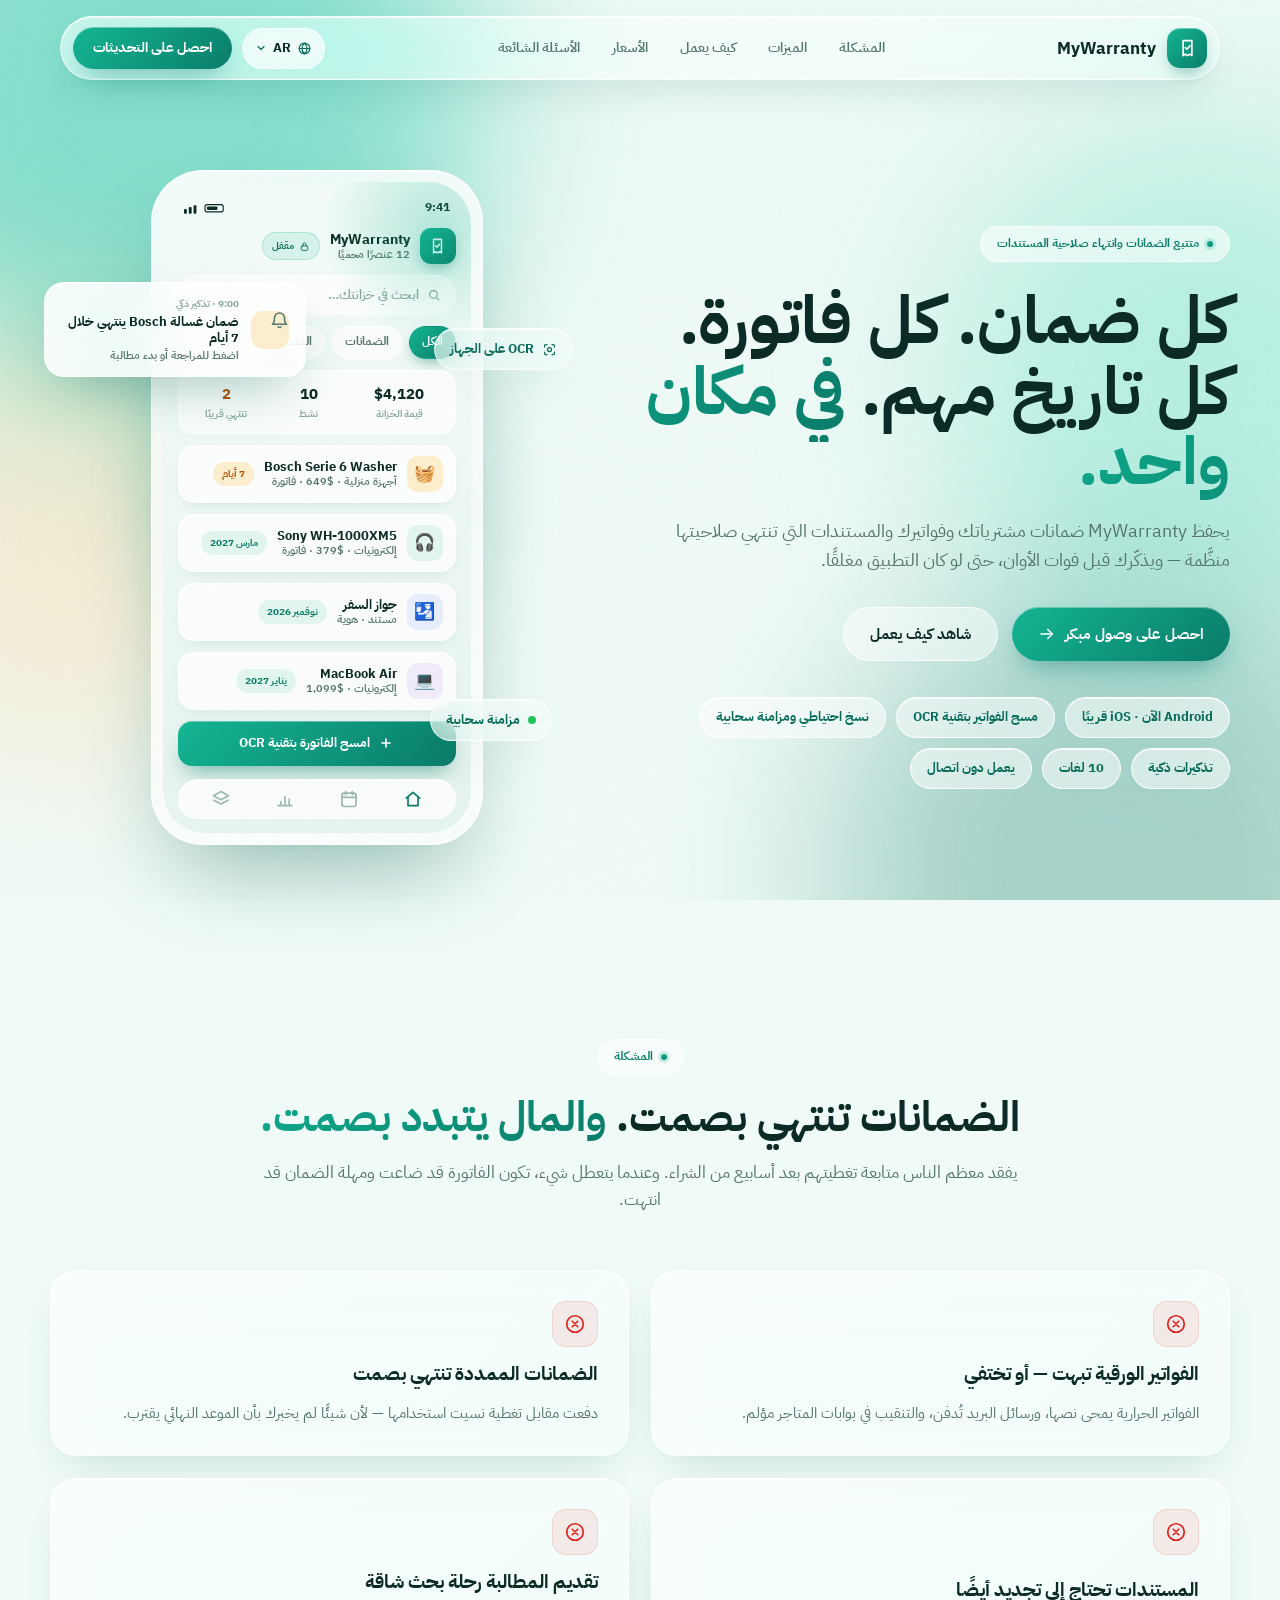
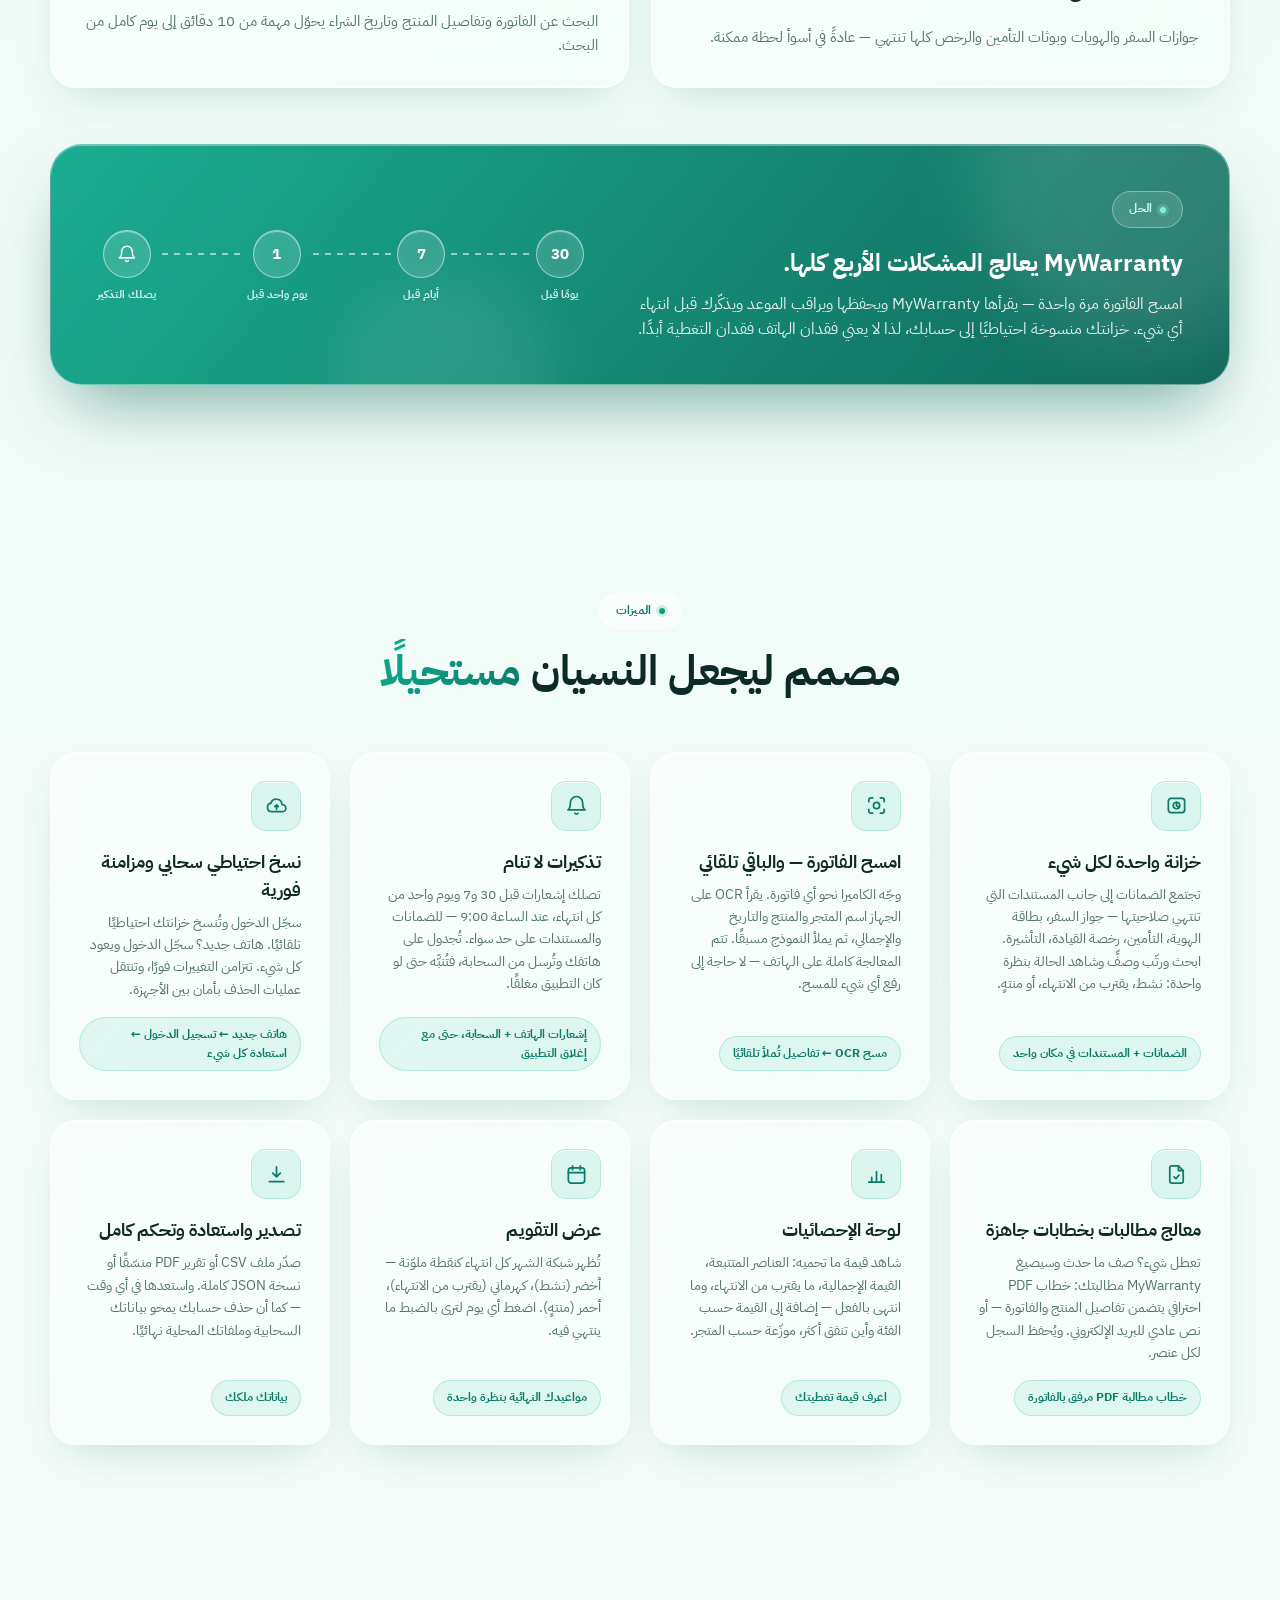
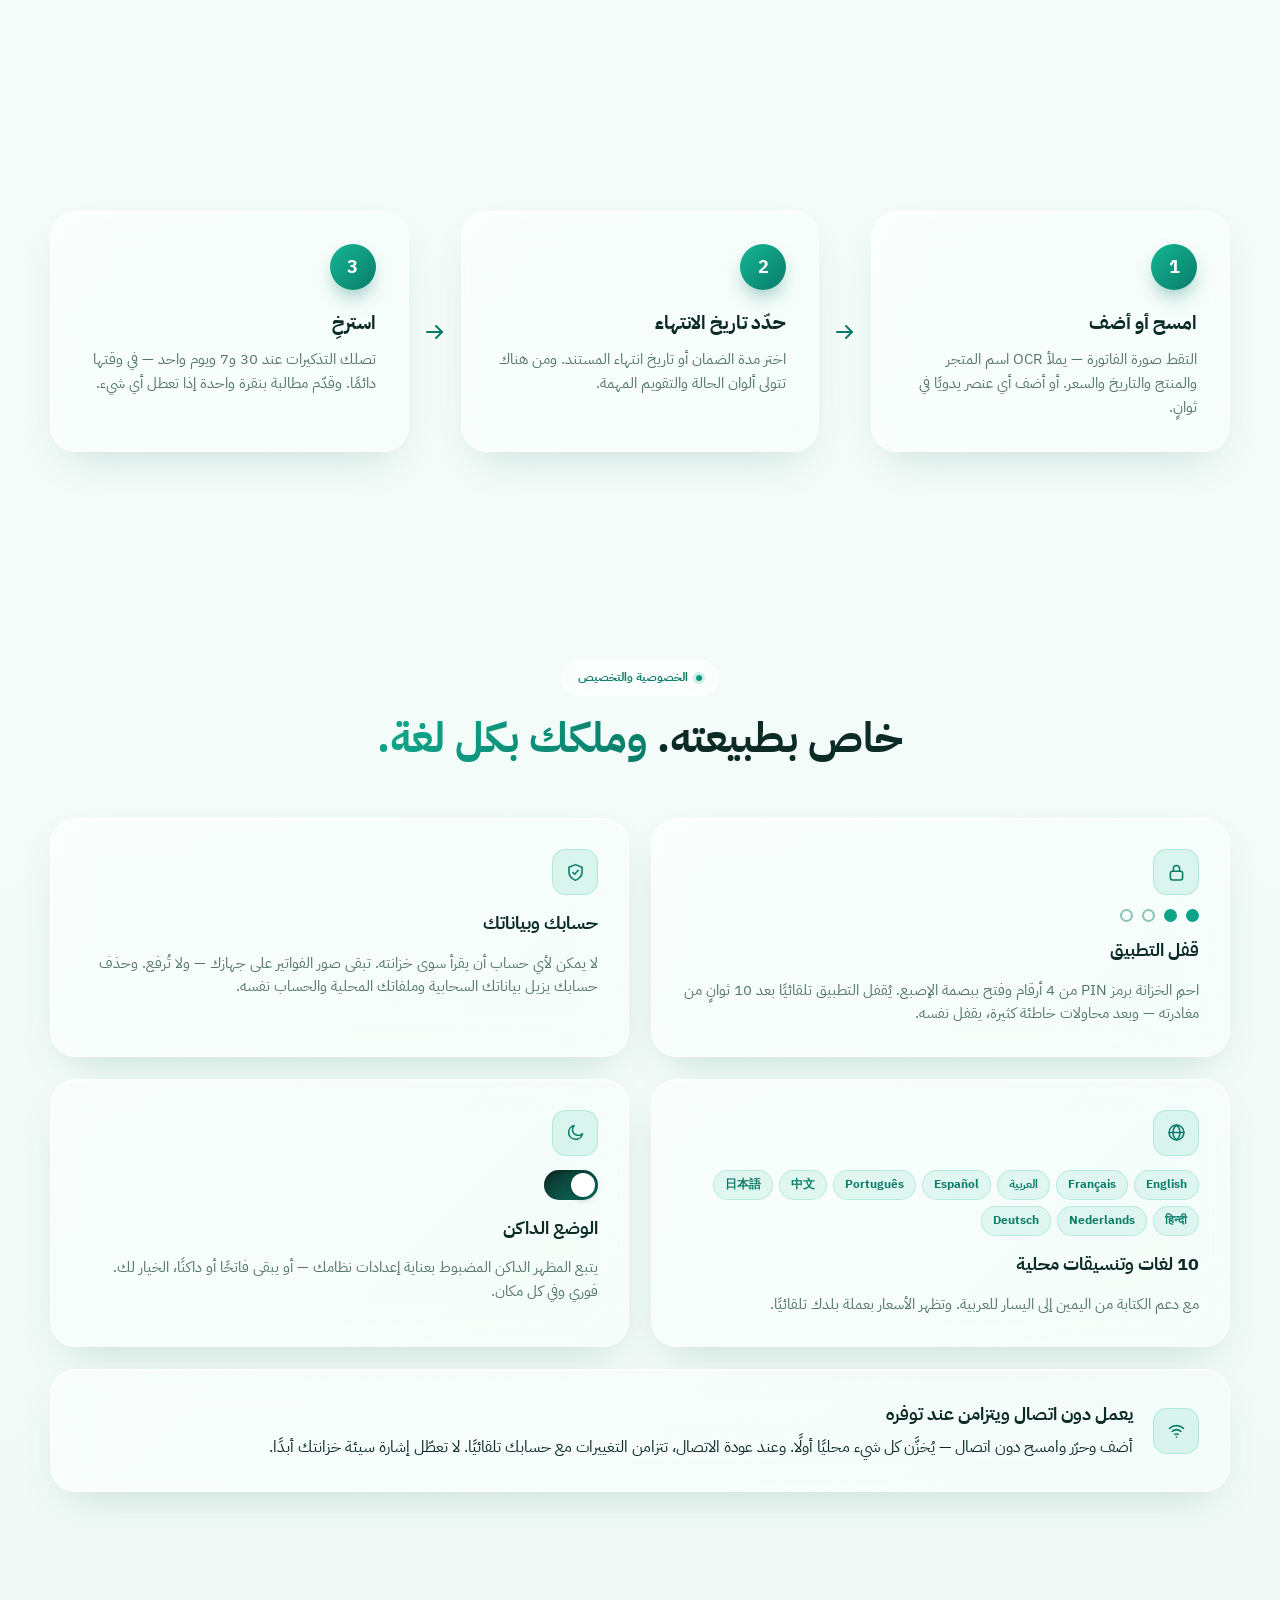
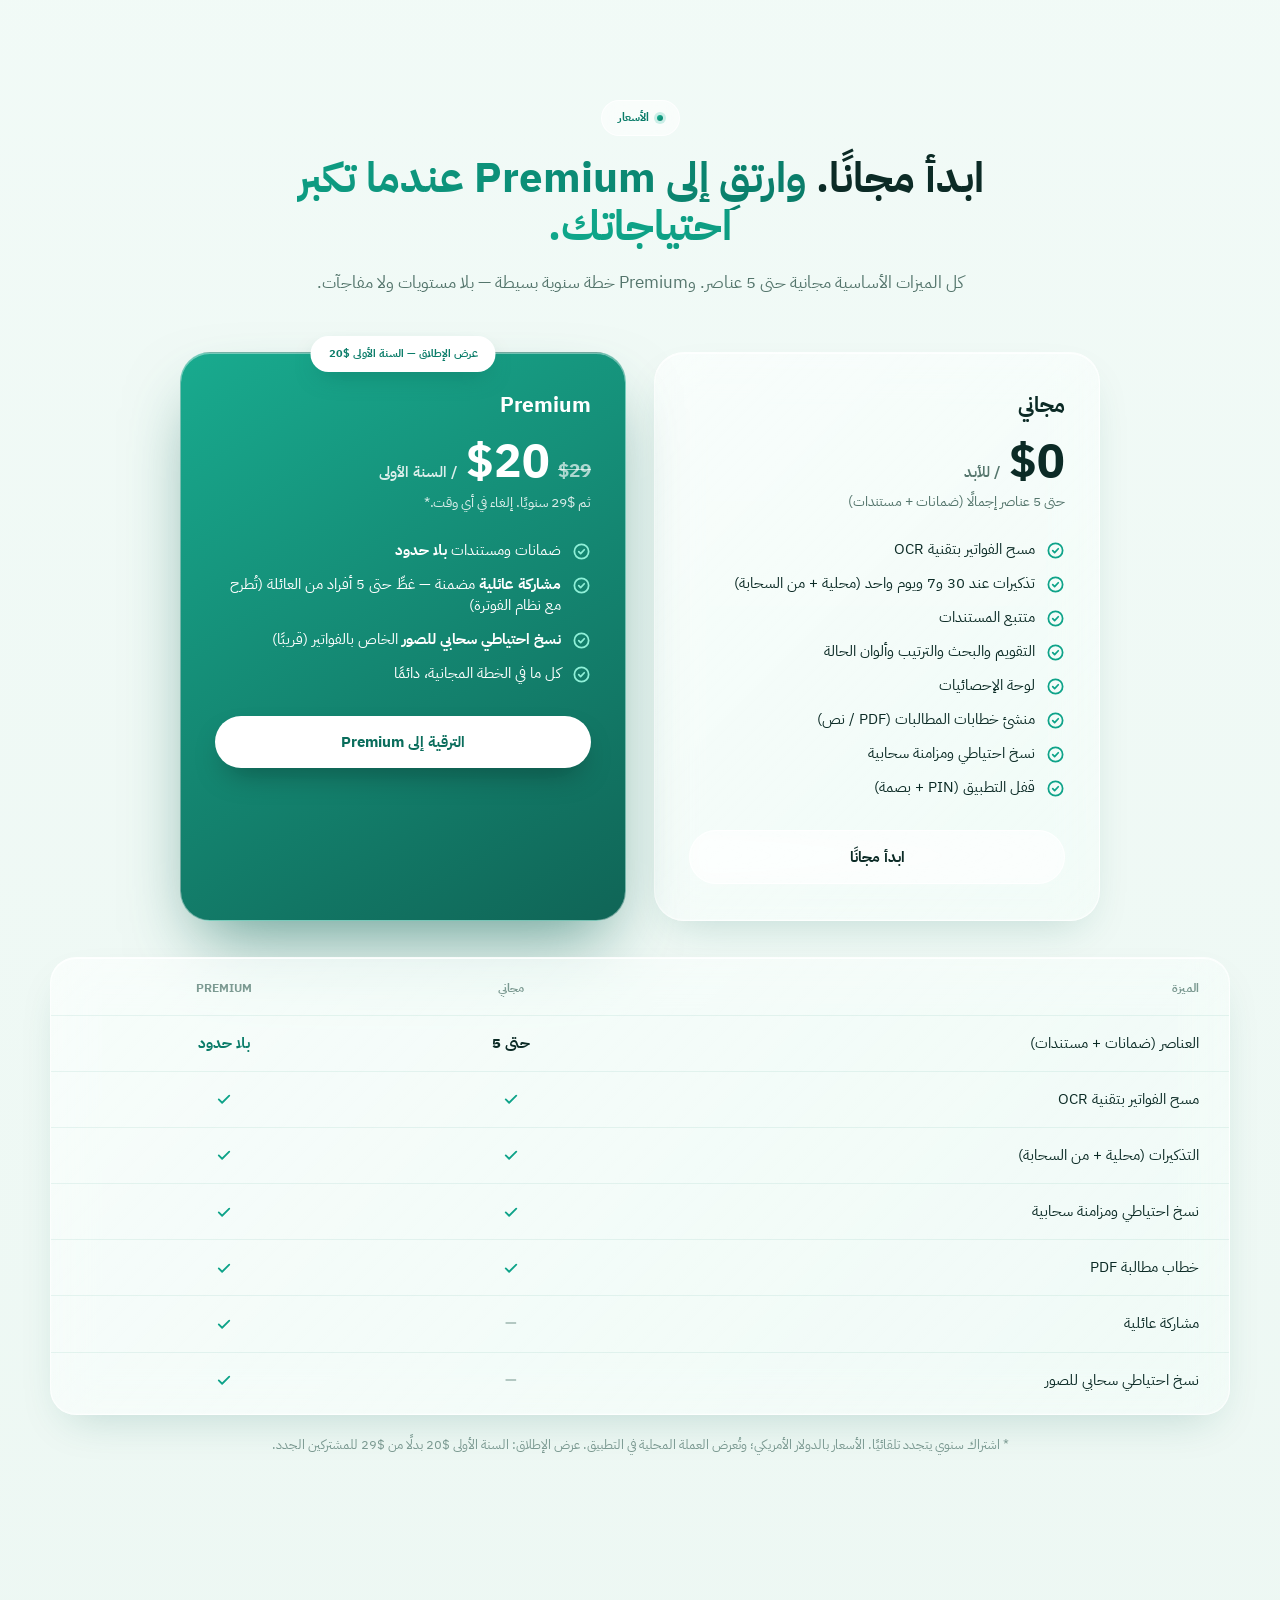
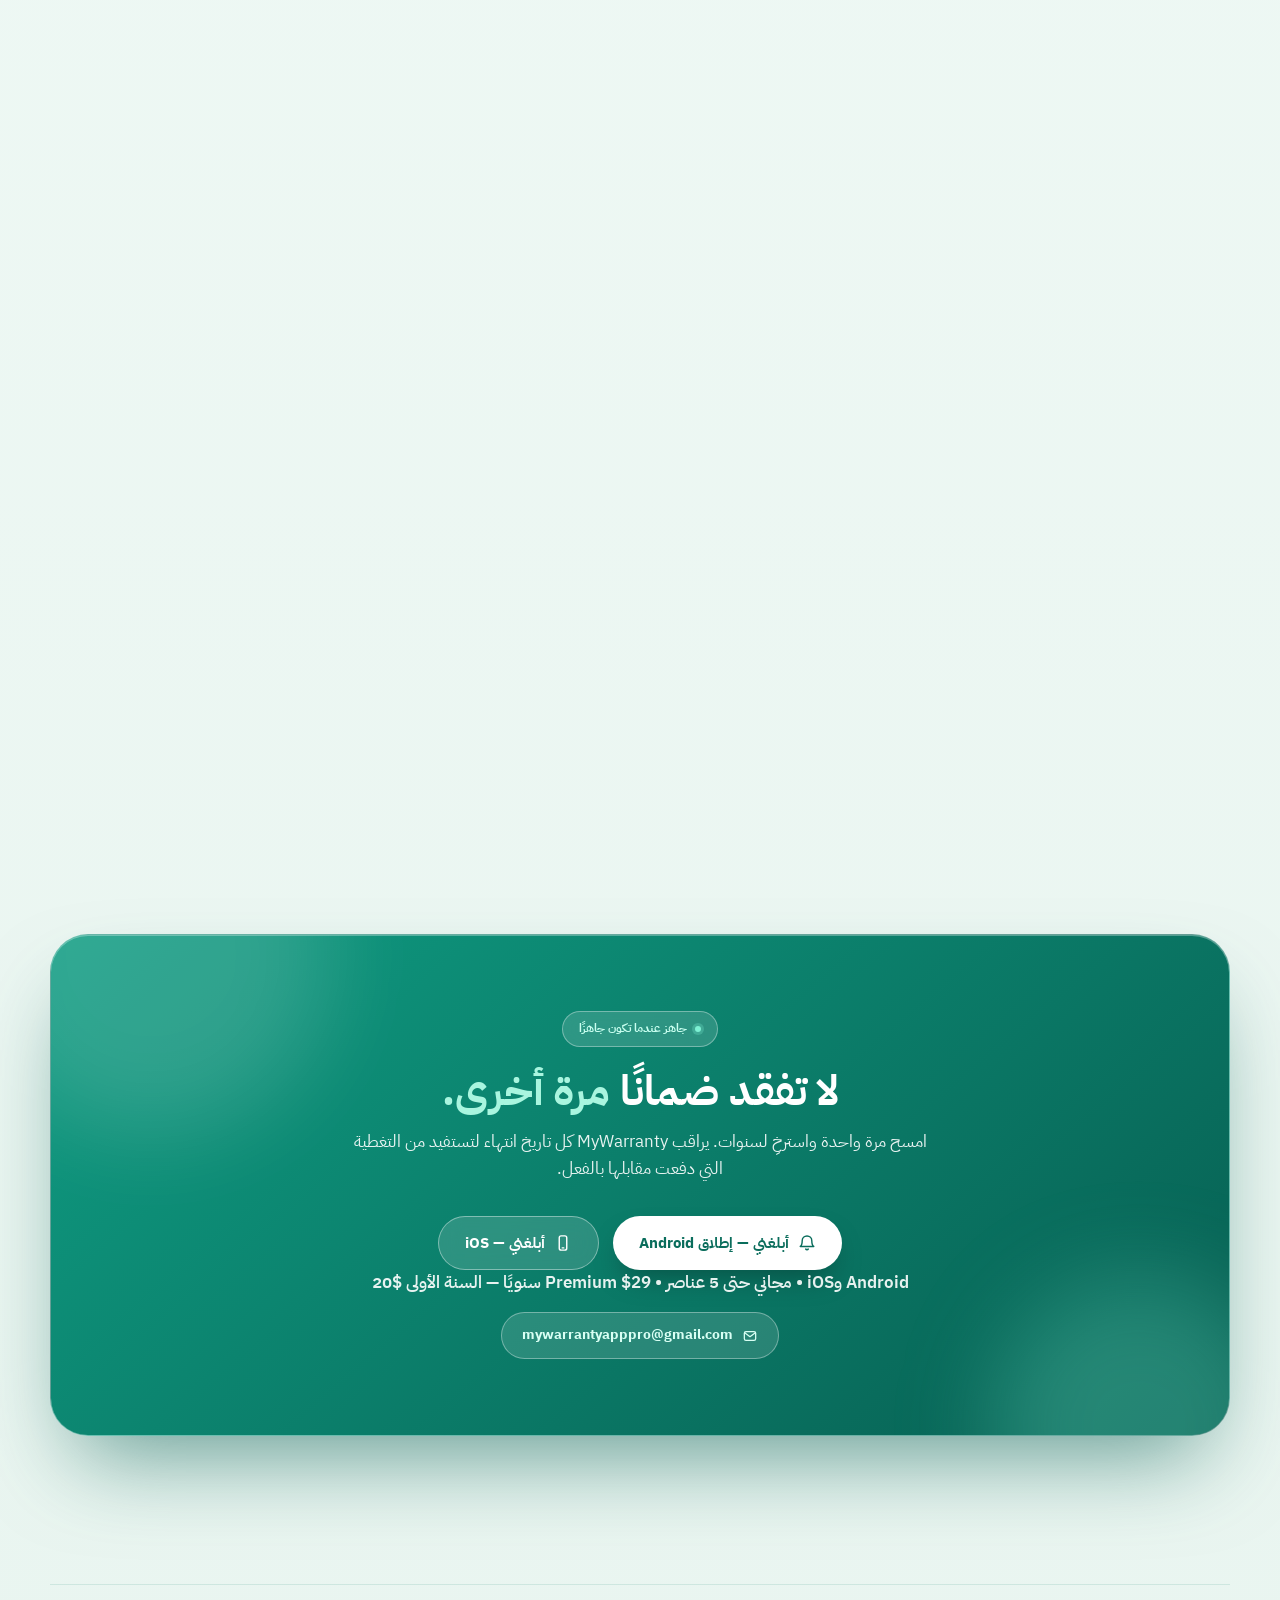
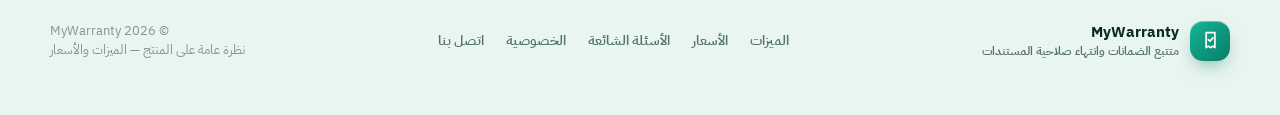
<file: ar/index.html>
<!DOCTYPE html>
<html lang="ar" dir="rtl">
<head>
<meta charset="UTF-8">
<meta name="viewport" content="width=device-width, initial-scale=1.0">
<title>MyWarranty — متتبع الضمانات والفواتير مع تذكيرات ذكية</title>
<meta name="description" content="تتبّع ضمانات المنتجات وفواتير الشراء والمستندات التي تنتهي صلاحيتها في مكان واحد، مع تذكيرات مجانية قبل الانتهاء بـ30 و7 ويوم واحد — حتى لو كان التطبيق مغلقًا.">
<meta name="robots" content="index, follow, max-image-preview:large, max-snippet:-1, max-video-preview:-1">
<link rel="canonical" href="https://mywarrantyapp.info/ar/">
<meta name="theme-color" content="#0ea389">
<meta name="application-name" content="MyWarranty">
<link rel="manifest" href="../site.webmanifest">
<link rel="icon" type="image/svg+xml" href="../assets/favicon.svg">
<link rel="apple-touch-icon" href="../assets/apple-touch-icon.png">
<meta property="og:type" content="website">
<meta property="og:site_name" content="MyWarranty">
<meta property="og:url" content="https://mywarrantyapp.info/ar/">
<meta property="og:title" content="MyWarranty — متتبع الضمانات والفواتير مع تذكيرات ذكية">
<meta property="og:description" content="تتبّع ضمانات المنتجات وفواتير الشراء والمستندات التي تنتهي صلاحيتها في مكان واحد، مع تذكيرات مجانية قبل الانتهاء بـ30 و7 ويوم واحد — حتى لو كان التطبيق مغلقًا.">
<meta property="og:image" content="https://mywarrantyapp.info/assets/og-image.png">
<meta property="og:image:width" content="1200">
<meta property="og:image:height" content="630">
<meta property="og:image:alt" content="MyWarranty — متتبع الضمانات وانتهاء صلاحية المستندات">
<meta property="og:locale" content="ar_AR">
<meta property="og:locale:alternate" content="fr_FR">
<meta property="og:locale:alternate" content="es_ES">
<meta property="og:locale:alternate" content="de_DE">
<meta property="og:locale:alternate" content="pt_PT">
<meta property="og:locale:alternate" content="zh_CN">
<meta property="og:locale:alternate" content="ja_JP">
<meta property="og:locale:alternate" content="hi_IN">
<meta property="og:locale:alternate" content="nl_NL">
<meta property="og:locale:alternate" content="en_US">
<meta name="twitter:card" content="summary_large_image">
<meta name="twitter:title" content="MyWarranty — متتبع الضمانات والفواتير مع تذكيرات ذكية">
<meta name="twitter:description" content="تتبّع ضمانات المنتجات وفواتير الشراء والمستندات التي تنتهي صلاحيتها في مكان واحد. واحصل على تذكيرات مجانية قبل انتهائها — حتى لو كان التطبيق مغلقًا.">
<meta name="twitter:image" content="https://mywarrantyapp.info/assets/og-image.png">
<link rel="alternate" hreflang="en" href="https://mywarrantyapp.info/">
<link rel="alternate" hreflang="fr" href="https://mywarrantyapp.info/fr/">
<link rel="alternate" hreflang="es" href="https://mywarrantyapp.info/es/">
<link rel="alternate" hreflang="de" href="https://mywarrantyapp.info/de/">
<link rel="alternate" hreflang="pt" href="https://mywarrantyapp.info/pt/">
<link rel="alternate" hreflang="ar" href="https://mywarrantyapp.info/ar/">
<link rel="alternate" hreflang="zh" href="https://mywarrantyapp.info/zh/">
<link rel="alternate" hreflang="ja" href="https://mywarrantyapp.info/ja/">
<link rel="alternate" hreflang="hi" href="https://mywarrantyapp.info/hi/">
<link rel="alternate" hreflang="nl" href="https://mywarrantyapp.info/nl/">
<link rel="alternate" hreflang="x-default" href="https://mywarrantyapp.info/">
<link rel="preload" href="../assets/fonts/pjs-latin.woff2" as="font" type="font/woff2" crossorigin>
<link rel="stylesheet" href="../assets/styles.css">
<script type="application/ld+json">
{
  "@context": "https://schema.org",
  "@graph": [
    {
      "@type": "Organization",
      "@id": "https://mywarrantyapp.info/#org",
      "name": "MyWarranty",
      "url": "https://mywarrantyapp.info/",
      "logo": "https://mywarrantyapp.info/assets/apple-touch-icon.png",
      "email": "mywarrantyapppro@gmail.com"
    },
    {
      "@type": "WebSite",
      "@id": "https://mywarrantyapp.info/#website",
      "url": "https://mywarrantyapp.info/ar/",
      "name": "MyWarranty",
      "inLanguage": "ar",
      "publisher": { "@id": "https://mywarrantyapp.info/#org" }
    },
    {
      "@type": "SoftwareApplication",
      "@id": "https://mywarrantyapp.info/#app",
      "name": "MyWarranty",
      "applicationCategory": "UtilitiesApplication",
      "operatingSystem": "Android",
      "url": "https://mywarrantyapp.info/",
      "description": "متتبع الضمانات وانتهاء صلاحية المستندات. امسح الفواتير بتقنية OCR على الجهاز، وتتبّع تواريخ انتهاء الضمانات والمستندات، واحصل على تذكيرات قبل 30 و7 ويوم واحد من أي انتهاء — حتى لو كان التطبيق مغلقًا.",
      "inLanguage": "ar",
      "availableLanguage": ["English","French","Spanish","German","Portuguese","Arabic","Chinese","Japanese","Hindi","Dutch"],
      "featureList": [
        "Receipt scanning with on-device OCR",
        "Warranty and document expiry tracking",
        "Local and cloud reminders 30, 7 and 1 day before expiry",
        "Cloud backup and real-time sync",
        "Claim letter generator (PDF / text)",
        "Calendar, stats dashboard, export and restore",
        "App lock with PIN and fingerprint",
        "Works offline"
      ],
      "offers": [
        { "@type": "Offer", "name": "Free plan", "price": "0", "priceCurrency": "USD" },
        { "@type": "Offer", "name": "Premium — first year (launch offer)", "price": "20", "priceCurrency": "USD" }
      ],
      "publisher": { "@id": "https://mywarrantyapp.info/#org" }
    },
    {
      "@type": "FAQPage",
      "@id": "https://mywarrantyapp.info/#faq",
      "inLanguage": "ar",
      "mainEntity": [
        {
          "@type": "Question",
          "name": "هل يعمل دون إنترنت؟",
          "acceptedAnswer": { "@type": "Answer", "text": "نعم. يعمل كل شيء دون اتصال — المسح والإضافة والتحرير والتذكيرات. وتتزامن التغييرات مع حسابك عند عودة الاتصال." }
        },
        {
          "@type": "Question",
          "name": "ماذا يحدث إذا فقدت هاتفي أو غيّرت الجهاز؟",
          "acceptedAnswer": { "@type": "Answer", "text": "سجّل الدخول من الجهاز الجديد وتُستعاد خزانتك من السحابة: الضمانات والمستندات والإعدادات والسجل." }
        },
        {
          "@type": "Question",
          "name": "هل تُرفع صور فواتيري؟",
          "acceptedAnswer": { "@type": "Answer", "text": "ليس حاليًا — تبقى صور الفواتير على جهازك. النسخ الاحتياطي السحابي للصور جزء من Premium وقادم قريبًا." }
        },
        {
          "@type": "Question",
          "name": "هل يمكنني تتبع جواز سفري والتأمين أيضًا؟",
          "acceptedAnswer": { "@type": "Answer", "text": "نعم. يغطي متتبع المستندات جوازات السفر وبطاقات الهوية وبوثات التأمين ورخص القيادة والتأشيرات وأي شيء آخر له تاريخ انتهاء — مع تذكيرات خاصة به." }
        },
        {
          "@type": "Question",
          "name": "كيف تصلني التذكيرات إذا كان التطبيق مغلقًا؟",
          "acceptedAnswer": { "@type": "Answer", "text": "بطريقتين: تُجدول الإشعارات مباشرة على هاتفك، وتُرسل خدمة سحابية التذكيرات إلى جهازك أيضًا. ولهذا تصل حتى بعد أسابيع من آخر مرة فتحت فيها التطبيق." }
        },
        {
          "@type": "Question",
          "name": "هل بياناتي خاصة؟",
          "acceptedAnswer": { "@type": "Answer", "text": "نعم. الوصول مقتصر على كل حساب على حدة — أنت وحدك من يقرأ خزانتك. وهناك قفل للتطبيق على هاتفك، وحذف حسابك يمحو بياناتك السحابية وملفاتك المحلية." }
        },
        {
          "@type": "Question",
          "name": "ما المنصات المدعومة؟",
          "acceptedAnswer": { "@type": "Answer", "text": "Android حاليًا. ويشارك تطبيق iOS الشيفرة نفسها وهو قيد التطوير." }
        }
      ]
    }
  ]
}
</script>
</head>
<body>

<div class="bg" aria-hidden="true">
  <div class="blob b1"></div><div class="blob b2"></div><div class="blob b3"></div><div class="blob b4"></div>
</div>
<div class="grain" aria-hidden="true"></div>

<!-- ============ NAV ============ -->
<header class="nav glass" id="nav">
  <a class="brand" href="#top">
    <span class="brand-mark">
      <svg viewBox="0 0 24 24" fill="none" stroke="currentColor" stroke-width="1.9" stroke-linecap="round" stroke-linejoin="round"><path d="M7 3h10v17.2l-2.5-1.7-2.5 1.7-2.5-1.7L7 20.2V3z"/><path d="M9.5 11l1.8 1.8 3.5-3.8"/></svg>
    </span>
    <span class="brand-name">MyWarranty</span>
  </a>
  <nav class="nav-links" id="navLinks" aria-label="التنقل الرئيسي">
    <a href="#problem">المشكلة</a>
    <a href="#features">الميزات</a>
    <a href="#how">كيف يعمل</a>
    <a href="#pricing">الأسعار</a>
    <a href="#faq">الأسئلة الشائعة</a>
  </nav>
  <div class="nav-cta">
    <div class="lang-switch" id="langSwitch">
      <button class="lang-btn" id="langBtn" aria-expanded="false" aria-haspopup="true" aria-controls="langMenu" aria-label="تغيير اللغة">
        <svg viewBox="0 0 24 24" fill="none" stroke="currentColor" stroke-width="1.9" stroke-linecap="round"><circle cx="12" cy="12" r="8.5"/><path d="M3.5 12h17"/><path d="M12 3.5c2.7 2.3 4 5.2 4 8.5s-1.3 6.2-4 8.5c-2.7-2.3-4-5.2-4-8.5s1.3-6.2 4-8.5z"/></svg>
        <span>AR</span>
        <svg class="chev" viewBox="0 0 24 24" fill="none" stroke="currentColor" stroke-width="2.4" stroke-linecap="round" stroke-linejoin="round"><path d="M6 9l6 6 6-6"/></svg>
      </button>
      <div class="lang-menu" id="langMenu" aria-label="اللغة">
        <a lang="en" hreflang="en" href="../">English</a>
        <a lang="fr" hreflang="fr" href="../fr/">Français</a>
        <a lang="ar" hreflang="ar" href="./" class="active" aria-current="true">العربية</a>
        <a lang="es" hreflang="es" href="../es/">Español</a>
        <a lang="pt" hreflang="pt" href="../pt/">Português</a>
        <a lang="zh" hreflang="zh" href="../zh/">中文</a>
        <a lang="ja" hreflang="ja" href="../ja/">日本語</a>
        <a lang="hi" hreflang="hi" href="../hi/">हिन्दी</a>
        <a lang="nl" hreflang="nl" href="../nl/">Nederlands</a>
        <a lang="de" hreflang="de" href="../de/">Deutsch</a>
      </div>
    </div>
    <a class="btn btn-primary btn-sm" href="#cta">احصل على التحديثات</a>
    <button class="burger" id="burger" aria-label="افتح القائمة" aria-expanded="false"><span></span><span></span><span></span></button>
  </div>
</header>

<main id="top">

  <!-- ============ HERO ============ -->
  <section class="hero">
    <div class="container hero-grid">
      <div class="hero-copy">
        <span class="eyebrow" data-reveal><span class="dot"></span>متتبع الضمانات وانتهاء صلاحية المستندات</span>
        <h1 data-reveal style="--d:.08s">كل ضمان. كل فاتورة. كل تاريخ مهم. <span class="hl">في مكان واحد.</span></h1>
        <p class="lead" data-reveal style="--d:.16s">يحفظ MyWarranty ضمانات مشترياتك وفواتيرك والمستندات التي تنتهي صلاحيتها منظَّمة — ويذكّرك قبل فوات الأوان، حتى لو كان التطبيق مغلقًا.</p>
        <div class="hero-actions" data-reveal style="--d:.24s">
          <a href="#cta" class="btn btn-primary">احصل على وصول مبكر
            <svg viewBox="0 0 24 24" fill="none" stroke="currentColor" stroke-width="2" stroke-linecap="round" stroke-linejoin="round"><path d="M4 12h15"/><path d="M13 6l6 6-6 6"/></svg>
          </a>
          <a href="#how" class="btn btn-ghost">شاهد كيف يعمل</a>
        </div>
        <ul class="hero-chips" data-reveal style="--d:.32s">
          <li>Android الآن · iOS قريبًا</li>
          <li>مسح الفواتير بتقنية OCR</li>
          <li>نسخ احتياطي ومزامنة سحابية</li>
          <li>تذكيرات ذكية</li>
          <li>10 لغات</li>
          <li>يعمل دون اتصال</li>
        </ul>
      </div>

      <div class="hero-visual" data-reveal style="--d:.2s">
        <div class="phone-scene">
          <div class="phone-glow" aria-hidden="true"></div>

          <div class="phone" role="img" aria-label="معاينة تطبيق MyWarranty">
            <div class="screen">
              <div class="statusbar">
                <span>9:41</span>
                <svg viewBox="0 0 46 12" fill="currentColor" aria-hidden="true"><rect x="0" y="7" width="3" height="5" rx="1"/><rect x="5" y="5" width="3" height="7" rx="1"/><rect x="10" y="3" width="3" height="9" rx="1"/><rect x="22" y="2.5" width="19" height="7.5" rx="2.2" fill="none" stroke="currentColor" stroke-width="1.2"/><rect x="24" y="4.5" width="11" height="3.5" rx="1"/></svg>
              </div>
              <div class="app-head">
                <span class="app-mark"><svg viewBox="0 0 24 24" fill="none" stroke="currentColor" stroke-width="1.9" stroke-linecap="round" stroke-linejoin="round"><path d="M7 3h10v17.2l-2.5-1.7-2.5 1.7-2.5-1.7L7 20.2V3z"/><path d="M9.5 11l1.8 1.8 3.5-3.8"/></svg></span>
                <div class="app-title"><strong>MyWarranty</strong><span>12 عنصرًا محميًا</span></div>
                <span class="app-lockpill"><svg viewBox="0 0 24 24" fill="none" stroke="currentColor" stroke-width="2" stroke-linecap="round"><rect x="5" y="10.5" width="14" height="10" rx="2.5"/><path d="M8.5 10.5V7.5a3.5 3.5 0 017 0v3"/></svg>مقفل</span>
              </div>
              <div class="app-search"><svg viewBox="0 0 24 24" fill="none" stroke="currentColor" stroke-width="2" stroke-linecap="round"><circle cx="11" cy="11" r="6.5"/><path d="M16 16l4.5 4.5"/></svg><span>ابحث في خزانتك…</span></div>
              <div class="app-filters"><span class="on">الكل</span><span>الضمانات</span><span>المستندات</span></div>
              <div class="app-summary">
                <div><b>$4,120</b><span>قيمة الخزانة</span></div>
                <div><b>10</b><span>نشط</span></div>
                <div><b class="warn">2</b><span>تنتهي قريبًا</span></div>
              </div>
              <div class="app-item">
                <span class="it-ic" style="--tint:#fdeecd">🧺</span>
                <div class="it-tx"><strong>Bosch Serie 6 Washer</strong><span>أجهزة منزلية · $649 · فاتورة</span></div>
                <span class="it-st exp">7 أيام</span>
              </div>
              <div class="app-item">
                <span class="it-ic" style="--tint:#e2f6ee">🎧</span>
                <div class="it-tx"><strong>Sony WH-1000XM5</strong><span>إلكترونيات · $379 · فاتورة</span></div>
                <span class="it-st ok">مارس 2027</span>
              </div>
              <div class="app-item">
                <span class="it-ic" style="--tint:#e7eefb">🛂</span>
                <div class="it-tx"><strong>جواز السفر</strong><span>مستند · هوية</span></div>
                <span class="it-st ok">نوفمبر 2026</span>
              </div>
              <div class="app-item">
                <span class="it-ic" style="--tint:#f1ebfa">💻</span>
                <div class="it-tx"><strong>MacBook Air</strong><span>إلكترونيات · $1,099</span></div>
                <span class="it-st ok">يناير 2027</span>
              </div>
              <div class="app-scan"><svg viewBox="0 0 24 24" fill="none" stroke="currentColor" stroke-width="2.4" stroke-linecap="round"><path d="M12 6v12M6 12h12"/></svg>امسح الفاتورة بتقنية OCR</div>
              <div class="app-tabbar" aria-hidden="true">
                <svg class="act" viewBox="0 0 24 24" fill="none" stroke="currentColor" stroke-width="2" stroke-linecap="round" stroke-linejoin="round"><path d="M4 11l8-7 8 7"/><path d="M6 9.5V20h12V9.5"/></svg>
                <svg viewBox="0 0 24 24" fill="none" stroke="currentColor" stroke-width="2" stroke-linecap="round"><rect x="3.5" y="5" width="17" height="16" rx="3"/><path d="M3.5 10h17M8 3v4M16 3v4"/></svg>
                <svg viewBox="0 0 24 24" fill="none" stroke="currentColor" stroke-width="2" stroke-linecap="round"><path d="M4 20h16M7 20v-5M12 20V9M17 20v-8"/></svg>
                <svg viewBox="0 0 24 24" fill="none" stroke="currentColor" stroke-width="2" stroke-linecap="round" stroke-linejoin="round"><path d="M12 3l9 5-9 5-9-5z"/><path d="M3.5 13.5L12 18l8.5-4.5"/></svg>
              </div>
            </div>
          </div>

          <div class="float-notif glass-strong" aria-hidden="true">
            <span class="fn-ic"><svg viewBox="0 0 24 24" fill="none" stroke="currentColor" stroke-width="1.9" stroke-linecap="round" stroke-linejoin="round"><path d="M18.4 9a6.4 6.4 0 10-12.8 0c0 6-2.6 7.6-2.6 7.6h18s-2.6-1.6-2.6-7.6"/><path d="M13.7 20a2 2 0 01-3.4 0"/></svg></span>
            <div>
              <small>9:00 · تذكير ذكي</small>
              <strong>ضمان غسالة Bosch ينتهي خلال 7 أيام</strong>
              <span>اضغط للمراجعة أو بدء مطالبة</span>
            </div>
          </div>
          <div class="float-chip glass fc-1" aria-hidden="true">
            <svg viewBox="0 0 24 24" fill="none" stroke="currentColor" stroke-width="2" stroke-linecap="round" stroke-linejoin="round"><path d="M4 8V6a2 2 0 012-2h2M16 4h2a2 2 0 012 2v2M20 16v2a2 2 0 01-2 2h-2M8 20H6a2 2 0 01-2-2v-2"/><circle cx="12" cy="12" r="3.2"/></svg>
            OCR على الجهاز
          </div>
          <div class="float-chip glass fc-2" aria-hidden="true"><span class="pulse"></span>مزامنة سحابية</div>
        </div>
      </div>
    </div>
  </section>

  <!-- ============ PROBLEM ============ -->
  <section class="section" id="problem">
    <div class="container">
      <div class="section-head" data-reveal>
        <span class="eyebrow"><span class="dot"></span>المشكلة</span>
        <h2>الضمانات تنتهي بصمت. <span class="hl">والمال يتبدد بصمت.</span></h2>
        <p>يفقد معظم الناس متابعة تغطيتهم بعد أسابيع من الشراء. وعندما يتعطل شيء، تكون الفاتورة قد ضاعت ومهلة الضمان قد انتهت.</p>
      </div>

      <div class="problem-grid" data-reveal-group>
        <article class="p-card glass glow-card">
          <span class="p-ic"><svg viewBox="0 0 24 24" fill="none" stroke="currentColor" stroke-width="1.9" stroke-linecap="round"><circle cx="12" cy="12" r="9"/><path d="M9 9l6 6M15 9l-6 6"/></svg></span>
          <h3>الفواتير الورقية تبهت — أو تختفي</h3>
          <p>الفواتير الحرارية يمحى نصها، ورسائل البريد تُدفن، والتنقيب في بوابات المتاجر مؤلم.</p>
        </article>
        <article class="p-card glass glow-card">
          <span class="p-ic"><svg viewBox="0 0 24 24" fill="none" stroke="currentColor" stroke-width="1.9" stroke-linecap="round"><circle cx="12" cy="12" r="9"/><path d="M9 9l6 6M15 9l-6 6"/></svg></span>
          <h3>الضمانات الممددة تنتهي بصمت</h3>
          <p>دفعت مقابل تغطية نسيت استخدامها — لأن شيئًا لم يخبرك بأن الموعد النهائي يقترب.</p>
        </article>
        <article class="p-card glass glow-card">
          <span class="p-ic"><svg viewBox="0 0 24 24" fill="none" stroke="currentColor" stroke-width="1.9" stroke-linecap="round"><circle cx="12" cy="12" r="9"/><path d="M9 9l6 6M15 9l-6 6"/></svg></span>
          <h3>المستندات تحتاج إلى تجديد أيضًا</h3>
          <p>جوازات السفر والهويات وبوثات التأمين والرخص كلها تنتهي — عادةً في أسوأ لحظة ممكنة.</p>
        </article>
        <article class="p-card glass glow-card">
          <span class="p-ic"><svg viewBox="0 0 24 24" fill="none" stroke="currentColor" stroke-width="1.9" stroke-linecap="round"><circle cx="12" cy="12" r="9"/><path d="M9 9l6 6M15 9l-6 6"/></svg></span>
          <h3>تقديم المطالبة رحلة بحث شاقة</h3>
          <p>البحث عن الفاتورة وتفاصيل المنتج وتاريخ الشراء يحوّل مهمة من 10 دقائق إلى يوم كامل من البحث.</p>
        </article>
      </div>

      <div class="fix-banner" data-reveal>
        <div>
          <span class="eyebrow eyebrow-light fix-badge"><span class="dot"></span>الحل</span>
          <h3>MyWarranty يعالج المشكلات الأربع كلها.</h3>
          <p>امسح الفاتورة مرة واحدة — يقرأها MyWarranty ويحفظها ويراقب الموعد ويذكّرك قبل انتهاء أي شيء. خزانتك منسوخة احتياطيًا إلى حسابك، لذا لا يعني فقدان الهاتف فقدان التغطية أبدًا.</p>
        </div>
        <div class="tl" aria-label="الجدول الزمني للتذكيرات">
          <div class="tl-step"><span class="tl-dot">30</span><small>يومًا قبل</small></div>
          <span class="tl-line"></span>
          <div class="tl-step"><span class="tl-dot">7</span><small>أيام قبل</small></div>
          <span class="tl-line"></span>
          <div class="tl-step"><span class="tl-dot">1</span><small>يوم واحد قبل</small></div>
          <span class="tl-line"></span>
          <div class="tl-step"><span class="tl-dot"><svg viewBox="0 0 24 24" fill="none" stroke="currentColor" stroke-width="1.9" stroke-linecap="round" stroke-linejoin="round"><path d="M18.4 9a6.4 6.4 0 10-12.8 0c0 6-2.6 7.6-2.6 7.6h18s-2.6-1.6-2.6-7.6"/><path d="M13.7 20a2 2 0 01-3.4 0"/></svg></span><small>يصلك التذكير</small></div>
        </div>
      </div>
    </div>
  </section>

  <!-- ============ FEATURES ============ -->
  <section class="section" id="features">
    <div class="container">
      <div class="section-head" data-reveal>
        <span class="eyebrow"><span class="dot"></span>الميزات</span>
        <h2>مصمم ليجعل النسيان <span class="hl">مستحيلًا</span></h2>
      </div>

      <div class="feat-grid" data-reveal-group>
        <article class="f-card glass glow-card">
          <span class="f-ic"><svg viewBox="0 0 24 24" fill="none" stroke="currentColor" stroke-width="1.8" stroke-linecap="round" stroke-linejoin="round"><rect x="3.5" y="4.5" width="17" height="15" rx="3"/><circle cx="12" cy="12" r="3.4"/><path d="M12 8.6V12l1.7 1.3"/></svg></span>
          <h3>خزانة واحدة لكل شيء</h3>
          <p>تجتمع الضمانات إلى جانب المستندات التي تنتهي صلاحيتها — جواز السفر، بطاقة الهوية، التأمين، رخصة القيادة، التأشيرة. ابحث ورتّب وصفِّ وشاهد الحالة بنظرة واحدة: نشط، يقترب من الانتهاء، أو منتهٍ.</p>
          <span class="tag">الضمانات + المستندات في مكان واحد</span>
        </article>
        <article class="f-card glass glow-card">
          <span class="f-ic"><svg viewBox="0 0 24 24" fill="none" stroke="currentColor" stroke-width="1.8" stroke-linecap="round" stroke-linejoin="round"><path d="M4 8V6a2 2 0 012-2h2M16 4h2a2 2 0 012 2v2M20 16v2a2 2 0 01-2 2h-2M8 20H6a2 2 0 01-2-2v-2"/><circle cx="12" cy="12" r="3.2"/></svg></span>
          <h3>امسح الفاتورة — والباقي تلقائي</h3>
          <p>وجّه الكاميرا نحو أي فاتورة. يقرأ OCR على الجهاز اسم المتجر والمنتج والتاريخ والإجمالي، ثم يملأ النموذج مسبقًا. تتم المعالجة كاملة على الهاتف — لا حاجة إلى رفع أي شيء للمسح.</p>
          <span class="tag">مسح OCR ← تفاصيل تُملأ تلقائيًا</span>
        </article>
        <article class="f-card glass glow-card">
          <span class="f-ic"><svg viewBox="0 0 24 24" fill="none" stroke="currentColor" stroke-width="1.8" stroke-linecap="round" stroke-linejoin="round"><path d="M18.4 9a6.4 6.4 0 10-12.8 0c0 6-2.6 7.6-2.6 7.6h18s-2.6-1.6-2.6-7.6"/><path d="M13.7 20a2 2 0 01-3.4 0"/></svg></span>
          <h3>تذكيرات لا تنام</h3>
          <p>تصلك إشعارات قبل 30 و7 ويوم واحد من كل انتهاء، عند الساعة 9:00 — للضمانات والمستندات على حد سواء. تُجدول على هاتفك وتُرسل من السحابة، فتُنبَّه حتى لو كان التطبيق مغلقًا.</p>
          <span class="tag">إشعارات الهاتف + السحابة، حتى مع إغلاق التطبيق</span>
        </article>
        <article class="f-card glass glow-card">
          <span class="f-ic"><svg viewBox="0 0 24 24" fill="none" stroke="currentColor" stroke-width="1.8" stroke-linecap="round" stroke-linejoin="round"><path d="M7 18.5a4.5 4.5 0 01-.9-8.9A6 6 0 0117.8 11h.2a3.75 3.75 0 010 7.5H7z"/><path d="M12 16v-4.5M10.2 13.2L12 11.4l1.8 1.8"/></svg></span>
          <h3>نسخ احتياطي سحابي ومزامنة فورية</h3>
          <p>سجّل الدخول وتُنسخ خزانتك احتياطيًا تلقائيًا. هاتف جديد؟ سجّل الدخول ويعود كل شيء. تتزامن التغييرات فورًا، وتنتقل عمليات الحذف بأمان بين الأجهزة.</p>
          <span class="tag">هاتف جديد ← تسجيل الدخول ← استعادة كل شيء</span>
        </article>
        <article class="f-card glass glow-card">
          <span class="f-ic"><svg viewBox="0 0 24 24" fill="none" stroke="currentColor" stroke-width="1.8" stroke-linecap="round" stroke-linejoin="round"><path d="M14 3H7a2 2 0 00-2 2v14a2 2 0 002 2h10a2 2 0 002-2V8z"/><path d="M14 3v5h5"/><path d="M9.5 14.5l1.8 1.8 3.4-3.6"/></svg></span>
          <h3>معالج مطالبات بخطابات جاهزة</h3>
          <p>تعطل شيء؟ صف ما حدث وسيصيغ MyWarranty مطالبتك: خطاب PDF احترافي يتضمن تفاصيل المنتج والفاتورة — أو نص عادي للبريد الإلكتروني. ويُحفظ السجل لكل عنصر.</p>
          <span class="tag">خطاب مطالبة PDF مرفق بالفاتورة</span>
        </article>
        <article class="f-card glass glow-card">
          <span class="f-ic"><svg viewBox="0 0 24 24" fill="none" stroke="currentColor" stroke-width="1.8" stroke-linecap="round"><path d="M4 20h16"/><path d="M7 20v-5M12 20V9M17 20v-8"/></svg></span>
          <h3>لوحة الإحصائيات</h3>
          <p>شاهد قيمة ما تحميه: العناصر المتتبعة، القيمة الإجمالية، ما يقترب من الانتهاء، وما انتهى بالفعل — إضافة إلى القيمة حسب الفئة وأين تنفق أكثر، موزّعة حسب المتجر.</p>
          <span class="tag">اعرف قيمة تغطيتك</span>
        </article>
        <article class="f-card glass glow-card">
          <span class="f-ic"><svg viewBox="0 0 24 24" fill="none" stroke="currentColor" stroke-width="1.8" stroke-linecap="round"><rect x="3.5" y="5" width="17" height="16" rx="3"/><path d="M3.5 10h17M8 3v4M16 3v4"/></svg></span>
          <h3>عرض التقويم</h3>
          <p>تُظهر شبكة الشهر كل انتهاء كنقطة ملوّنة — أخضر (نشط)، كهرماني (يقترب من الانتهاء)، أحمر (منتهٍ). اضغط أي يوم لترى بالضبط ما ينتهي فيه.</p>
          <span class="tag">مواعيدك النهائية بنظرة واحدة</span>
        </article>
        <article class="f-card glass glow-card">
          <span class="f-ic"><svg viewBox="0 0 24 24" fill="none" stroke="currentColor" stroke-width="1.8" stroke-linecap="round" stroke-linejoin="round"><path d="M12 4v10M8 10.5l4 4 4-4"/><path d="M4.5 19.5h15"/></svg></span>
          <h3>تصدير واستعادة وتحكم كامل</h3>
          <p>صدّر ملف CSV أو تقرير PDF منسّقًا أو نسخة JSON كاملة. واستعدها في أي وقت — كما أن حذف حسابك يمحو بياناتك السحابية وملفاتك المحلية نهائيًا.</p>
          <span class="tag">بياناتك ملكك</span>
        </article>
      </div>
    </div>
  </section>

  <!-- ============ HOW IT WORKS ============ -->
  <section class="section" id="how">
    <div class="container">
      <div class="section-head" data-reveal>
        <span class="eyebrow"><span class="dot"></span>كيف يعمل</span>
        <h2>ثلاث خطوات. <span class="hl">ثم انسَ الأمر.</span></h2>
      </div>
      <div class="steps" data-reveal-group>
        <article class="step glass glow-card">
          <span class="step-num">1</span>
          <h3>امسح أو أضف</h3>
          <p>التقط صورة الفاتورة — يملأ OCR اسم المتجر والمنتج والتاريخ والسعر. أو أضف أي عنصر يدويًا في ثوانٍ.</p>
        </article>
        <span class="step-arrow" aria-hidden="true"><svg viewBox="0 0 24 24" fill="none" stroke="currentColor" stroke-width="2" stroke-linecap="round" stroke-linejoin="round"><path d="M4 12h15"/><path d="M13 6l6 6-6 6"/></svg></span>
        <article class="step glass glow-card">
          <span class="step-num">2</span>
          <h3>حدّد تاريخ الانتهاء</h3>
          <p>اختر مدة الضمان أو تاريخ انتهاء المستند. ومن هناك تتولى ألوان الحالة والتقويم المهمة.</p>
        </article>
        <span class="step-arrow" aria-hidden="true"><svg viewBox="0 0 24 24" fill="none" stroke="currentColor" stroke-width="2" stroke-linecap="round" stroke-linejoin="round"><path d="M4 12h15"/><path d="M13 6l6 6-6 6"/></svg></span>
        <article class="step glass glow-card">
          <span class="step-num">3</span>
          <h3>استرخِ</h3>
          <p>تصلك التذكيرات عند 30 و7 ويوم واحد — في وقتها دائمًا. وقدّم مطالبة بنقرة واحدة إذا تعطل أي شيء.</p>
        </article>
      </div>
    </div>
  </section>

  <!-- ============ PRIVACY & PERSONALIZATION ============ -->
  <section class="section" id="privacy">
    <div class="container">
      <div class="section-head" data-reveal>
        <span class="eyebrow"><span class="dot"></span>الخصوصية والتخصيص</span>
        <h2>خاص بطبيعته. <span class="hl">وملكك بكل لغة.</span></h2>
      </div>

      <div class="priv-grid" data-reveal-group>
        <article class="v-card glass glow-card">
          <span class="v-ic"><svg viewBox="0 0 24 24" fill="none" stroke="currentColor" stroke-width="1.8" stroke-linecap="round"><rect x="5" y="10.5" width="14" height="10" rx="2.5"/><path d="M8.5 10.5V7.5a3.5 3.5 0 017 0v3"/></svg></span>
          <span class="pin" aria-hidden="true"><i class="f"></i><i class="f"></i><i></i><i></i></span>
          <h3>قفل التطبيق</h3>
          <p>احمِ الخزانة برمز PIN من 4 أرقام وفتح ببصمة الإصبع. يُقفل التطبيق تلقائيًا بعد 10 ثوانٍ من مغادرته — وبعد محاولات خاطئة كثيرة، يقفل نفسه.</p>
        </article>
        <article class="v-card glass glow-card">
          <span class="v-ic"><svg viewBox="0 0 24 24" fill="none" stroke="currentColor" stroke-width="1.8" stroke-linecap="round" stroke-linejoin="round"><path d="M12 3l7.5 3v5.5c0 4.8-3.2 7.7-7.5 9.5-4.3-1.8-7.5-4.7-7.5-9.5V6z"/><path d="M9 12l2 2 4-4.5"/></svg></span>
          <h3>حسابك وبياناتك</h3>
          <p>لا يمكن لأي حساب أن يقرأ سوى خزانته. تبقى صور الفواتير على جهازك — ولا تُرفع. وحذف حسابك يزيل بياناتك السحابية وملفاتك المحلية والحساب نفسه.</p>
        </article>
        <article class="v-card glass glow-card">
          <span class="v-ic"><svg viewBox="0 0 24 24" fill="none" stroke="currentColor" stroke-width="1.8" stroke-linecap="round"><circle cx="12" cy="12" r="8.5"/><path d="M3.5 12h17"/><path d="M12 3.5c2.7 2.3 4 5.2 4 8.5s-1.3 6.2-4 8.5c-2.7-2.3-4-5.2-4-8.5s1.3-6.2 4-8.5z"/></svg></span>
          <div class="langs" aria-label="اللغات المدعومة"><span lang="en">English</span><span lang="fr">Français</span><span lang="ar" dir="rtl">العربية</span><span lang="es">Español</span><span lang="pt">Português</span><span lang="zh">中文</span><span lang="ja">日本語</span><span lang="hi">हिन्दी</span><span lang="nl">Nederlands</span><span lang="de">Deutsch</span></div>
          <h3>10 لغات وتنسيقات محلية</h3>
          <p>مع دعم الكتابة من اليمين إلى اليسار للعربية. وتظهر الأسعار بعملة بلدك تلقائيًا.</p>
        </article>
        <article class="v-card glass glow-card">
          <span class="v-ic"><svg viewBox="0 0 24 24" fill="none" stroke="currentColor" stroke-width="1.8" stroke-linecap="round" stroke-linejoin="round"><path d="M20 13.5A8 8 0 1110.5 4 6.5 6.5 0 0020 13.5z"/></svg></span>
          <span class="mini-toggle" aria-hidden="true"><span class="knob"></span></span>
          <h3>الوضع الداكن</h3>
          <p>يتبع المظهر الداكن المضبوط بعناية إعدادات نظامك — أو يبقى فاتحًا أو داكنًا، الخيار لك. فوري وفي كل مكان.</p>
        </article>
        <article class="v-card glass glow-card" style="grid-column:1/-1;flex-direction:row;align-items:center;gap:20px">
          <span class="v-ic" style="flex-shrink:0"><svg viewBox="0 0 24 24" fill="none" stroke="currentColor" stroke-width="1.8" stroke-linecap="round"><path d="M4 9.5a12 12 0 0116 0"/><path d="M7 13a8 8 0 0110 0"/><path d="M10 16.5a4 4 0 014 0"/><circle cx="12" cy="19.5" r="1" fill="currentColor" stroke="none"/></svg></span>
          <div>
            <h3>يعمل دون اتصال ويتزامن عند توفره</h3>
            <p style="margin-top:6px">أضف وحرّر وامسح دون اتصال — يُخزَّن كل شيء محليًا أولًا. وعند عودة الاتصال، تتزامن التغييرات مع حسابك تلقائيًا. لا تعطّل إشارة سيئة خزانتك أبدًا.</p>
          </div>
        </article>
      </div>
    </div>
  </section>

  <!-- ============ PRICING ============ -->
  <section class="section" id="pricing">
    <div class="container">
      <div class="section-head" data-reveal>
        <span class="eyebrow"><span class="dot"></span>الأسعار</span>
        <h2>ابدأ مجانًا. <span class="hl">وارتقِ إلى Premium عندما تكبر احتياجاتك.</span></h2>
        <p>كل الميزات الأساسية مجانية حتى 5 عناصر. وPremium خطة سنوية بسيطة — بلا مستويات ولا مفاجآت.</p>
      </div>

      <div class="plans" data-reveal-group>
        <article class="plan glass glow-card">
          <h3>مجاني</h3>
          <div class="price"><b>$0</b><span>/ للأبد</span></div>
          <p class="plan-sub">حتى 5 عناصر إجمالًا (ضمانات + مستندات)</p>
          <ul>
            <li><svg viewBox="0 0 24 24" fill="none" stroke="currentColor" stroke-width="2.2" stroke-linecap="round" stroke-linejoin="round"><circle cx="12" cy="12" r="9"/><path d="M8.5 12.2l2.4 2.4 4.6-4.8"/></svg>مسح الفواتير بتقنية OCR</li>
            <li><svg viewBox="0 0 24 24" fill="none" stroke="currentColor" stroke-width="2.2" stroke-linecap="round" stroke-linejoin="round"><circle cx="12" cy="12" r="9"/><path d="M8.5 12.2l2.4 2.4 4.6-4.8"/></svg>تذكيرات عند 30 و7 ويوم واحد (محلية + من السحابة)</li>
            <li><svg viewBox="0 0 24 24" fill="none" stroke="currentColor" stroke-width="2.2" stroke-linecap="round" stroke-linejoin="round"><circle cx="12" cy="12" r="9"/><path d="M8.5 12.2l2.4 2.4 4.6-4.8"/></svg>متتبع المستندات</li>
            <li><svg viewBox="0 0 24 24" fill="none" stroke="currentColor" stroke-width="2.2" stroke-linecap="round" stroke-linejoin="round"><circle cx="12" cy="12" r="9"/><path d="M8.5 12.2l2.4 2.4 4.6-4.8"/></svg>التقويم والبحث والترتيب وألوان الحالة</li>
            <li><svg viewBox="0 0 24 24" fill="none" stroke="currentColor" stroke-width="2.2" stroke-linecap="round" stroke-linejoin="round"><circle cx="12" cy="12" r="9"/><path d="M8.5 12.2l2.4 2.4 4.6-4.8"/></svg>لوحة الإحصائيات</li>
            <li><svg viewBox="0 0 24 24" fill="none" stroke="currentColor" stroke-width="2.2" stroke-linecap="round" stroke-linejoin="round"><circle cx="12" cy="12" r="9"/><path d="M8.5 12.2l2.4 2.4 4.6-4.8"/></svg>منشئ خطابات المطالبات (PDF / نص)</li>
            <li><svg viewBox="0 0 24 24" fill="none" stroke="currentColor" stroke-width="2.2" stroke-linecap="round" stroke-linejoin="round"><circle cx="12" cy="12" r="9"/><path d="M8.5 12.2l2.4 2.4 4.6-4.8"/></svg>نسخ احتياطي ومزامنة سحابية</li>
            <li><svg viewBox="0 0 24 24" fill="none" stroke="currentColor" stroke-width="2.2" stroke-linecap="round" stroke-linejoin="round"><circle cx="12" cy="12" r="9"/><path d="M8.5 12.2l2.4 2.4 4.6-4.8"/></svg>قفل التطبيق (PIN + بصمة)</li>
          </ul>
          <a href="#cta" class="btn btn-ghost btn-block">ابدأ مجانًا</a>
        </article>

        <article class="plan plan-pro">
          <span class="launch-badge">عرض الإطلاق — السنة الأولى $20</span>
          <h3>Premium</h3>
          <div class="price"><s>$29</s><b>$20</b><span>/ السنة الأولى</span></div>
          <p class="plan-sub">ثم $29 سنويًا. إلغاء في أي وقت.*</p>
          <ul>
            <li><svg viewBox="0 0 24 24" fill="none" stroke="currentColor" stroke-width="2.2" stroke-linecap="round" stroke-linejoin="round"><circle cx="12" cy="12" r="9"/><path d="M8.5 12.2l2.4 2.4 4.6-4.8"/></svg><span>ضمانات ومستندات <strong>بلا حدود</strong></span></li>
            <li><svg viewBox="0 0 24 24" fill="none" stroke="currentColor" stroke-width="2.2" stroke-linecap="round" stroke-linejoin="round"><circle cx="12" cy="12" r="9"/><path d="M8.5 12.2l2.4 2.4 4.6-4.8"/></svg><span><strong>مشاركة عائلية</strong> مضمنة — غطِّ حتى 5 أفراد من العائلة (تُطرح مع نظام الفوترة)</span></li>
            <li><svg viewBox="0 0 24 24" fill="none" stroke="currentColor" stroke-width="2.2" stroke-linecap="round" stroke-linejoin="round"><circle cx="12" cy="12" r="9"/><path d="M8.5 12.2l2.4 2.4 4.6-4.8"/></svg><span><strong>نسخ احتياطي سحابي للصور</strong> الخاص بالفواتير (قريبًا)</span></li>
            <li><svg viewBox="0 0 24 24" fill="none" stroke="currentColor" stroke-width="2.2" stroke-linecap="round" stroke-linejoin="round"><circle cx="12" cy="12" r="9"/><path d="M8.5 12.2l2.4 2.4 4.6-4.8"/></svg><span>كل ما في الخطة المجانية، دائمًا</span></li>
          </ul>
          <a href="#cta" class="btn btn-light btn-block">الترقية إلى Premium</a>
        </article>
      </div>

      <div class="compare glass" data-reveal>
        <div class="cmp-scroll">
          <div class="cmp-row cmp-head"><span>الميزة</span><span>مجاني</span><span>Premium</span></div>
          <div class="cmp-row"><span>العناصر (ضمانات + مستندات)</span><span class="cmp-strong">حتى 5</span><span class="cmp-strong cmp-pro">بلا حدود</span></div>
          <div class="cmp-row"><span>مسح الفواتير بتقنية OCR</span><span class="cmp-yes"><svg viewBox="0 0 24 24" fill="none" stroke="currentColor" stroke-width="2.4" stroke-linecap="round" stroke-linejoin="round"><path d="M5 12.5l4.5 4.5L19 7.5"/></svg></span><span class="cmp-yes"><svg viewBox="0 0 24 24" fill="none" stroke="currentColor" stroke-width="2.4" stroke-linecap="round" stroke-linejoin="round"><path d="M5 12.5l4.5 4.5L19 7.5"/></svg></span></div>
          <div class="cmp-row"><span>التذكيرات (محلية + من السحابة)</span><span class="cmp-yes"><svg viewBox="0 0 24 24" fill="none" stroke="currentColor" stroke-width="2.4" stroke-linecap="round" stroke-linejoin="round"><path d="M5 12.5l4.5 4.5L19 7.5"/></svg></span><span class="cmp-yes"><svg viewBox="0 0 24 24" fill="none" stroke="currentColor" stroke-width="2.4" stroke-linecap="round" stroke-linejoin="round"><path d="M5 12.5l4.5 4.5L19 7.5"/></svg></span></div>
          <div class="cmp-row"><span>نسخ احتياطي ومزامنة سحابية</span><span class="cmp-yes"><svg viewBox="0 0 24 24" fill="none" stroke="currentColor" stroke-width="2.4" stroke-linecap="round" stroke-linejoin="round"><path d="M5 12.5l4.5 4.5L19 7.5"/></svg></span><span class="cmp-yes"><svg viewBox="0 0 24 24" fill="none" stroke="currentColor" stroke-width="2.4" stroke-linecap="round" stroke-linejoin="round"><path d="M5 12.5l4.5 4.5L19 7.5"/></svg></span></div>
          <div class="cmp-row"><span>خطاب مطالبة PDF</span><span class="cmp-yes"><svg viewBox="0 0 24 24" fill="none" stroke="currentColor" stroke-width="2.4" stroke-linecap="round" stroke-linejoin="round"><path d="M5 12.5l4.5 4.5L19 7.5"/></svg></span><span class="cmp-yes"><svg viewBox="0 0 24 24" fill="none" stroke="currentColor" stroke-width="2.4" stroke-linecap="round" stroke-linejoin="round"><path d="M5 12.5l4.5 4.5L19 7.5"/></svg></span></div>
          <div class="cmp-row"><span>مشاركة عائلية</span><span class="cmp-no">—</span><span class="cmp-yes"><svg viewBox="0 0 24 24" fill="none" stroke="currentColor" stroke-width="2.4" stroke-linecap="round" stroke-linejoin="round"><path d="M5 12.5l4.5 4.5L19 7.5"/></svg></span></div>
          <div class="cmp-row"><span>نسخ احتياطي سحابي للصور</span><span class="cmp-no">—</span><span class="cmp-yes"><svg viewBox="0 0 24 24" fill="none" stroke="currentColor" stroke-width="2.4" stroke-linecap="round" stroke-linejoin="round"><path d="M5 12.5l4.5 4.5L19 7.5"/></svg></span></div>
        </div>
      </div>
      <p class="fineprint">* اشتراك سنوي يتجدد تلقائيًا. الأسعار بالدولار الأمريكي؛ وتُعرض العملة المحلية في التطبيق. عرض الإطلاق: السنة الأولى $20 بدلًا من $29 للمشتركين الجدد.</p>
    </div>
  </section>

  <!-- ============ FAQ ============ -->
  <section class="section" id="faq">
    <div class="container">
      <div class="section-head" data-reveal>
        <span class="eyebrow"><span class="dot"></span>أسئلة</span>
        <h2>الأسئلة الشائعة</h2>
      </div>

      <div class="faq-list" data-reveal-group>
        <div class="faq-item glass">
          <button class="faq-q" id="faq-q1" aria-expanded="false" aria-controls="faq-a1">هل يعمل دون إنترنت؟<span class="faq-ic"><svg viewBox="0 0 24 24" fill="none" stroke="currentColor" stroke-width="2.6" stroke-linecap="round"><path d="M12 6v12M6 12h12"/></svg></span></button>
          <div class="faq-a" id="faq-a1" role="region" aria-labelledby="faq-q1"><p>نعم. يعمل كل شيء دون اتصال — المسح والإضافة والتحرير والتذكيرات. وتتزامن التغييرات مع حسابك عند عودة الاتصال.</p></div>
        </div>
        <div class="faq-item glass">
          <button class="faq-q" id="faq-q2" aria-expanded="false" aria-controls="faq-a2">ماذا يحدث إذا فقدت هاتفي أو غيّرت الجهاز؟<span class="faq-ic"><svg viewBox="0 0 24 24" fill="none" stroke="currentColor" stroke-width="2.6" stroke-linecap="round"><path d="M12 6v12M6 12h12"/></svg></span></button>
          <div class="faq-a" id="faq-a2" role="region" aria-labelledby="faq-q2"><p>سجّل الدخول من الجهاز الجديد وتُستعاد خزانتك من السحابة: الضمانات والمستندات والإعدادات والسجل.</p></div>
        </div>
        <div class="faq-item glass">
          <button class="faq-q" id="faq-q3" aria-expanded="false" aria-controls="faq-a3">هل تُرفع صور فواتيري؟<span class="faq-ic"><svg viewBox="0 0 24 24" fill="none" stroke="currentColor" stroke-width="2.6" stroke-linecap="round"><path d="M12 6v12M6 12h12"/></svg></span></button>
          <div class="faq-a" id="faq-a3" role="region" aria-labelledby="faq-q3"><p>ليس حاليًا — تبقى صور الفواتير على جهازك. النسخ الاحتياطي السحابي للصور جزء من Premium وقادم قريبًا.</p></div>
        </div>
        <div class="faq-item glass">
          <button class="faq-q" id="faq-q4" aria-expanded="false" aria-controls="faq-a4">هل يمكنني تتبع جواز سفري والتأمين أيضًا؟<span class="faq-ic"><svg viewBox="0 0 24 24" fill="none" stroke="currentColor" stroke-width="2.6" stroke-linecap="round"><path d="M12 6v12M6 12h12"/></svg></span></button>
          <div class="faq-a" id="faq-a4" role="region" aria-labelledby="faq-q4"><p>نعم. يغطي متتبع المستندات جوازات السفر وبطاقات الهوية وبوثات التأمين ورخص القيادة والتأشيرات وأي شيء آخر له تاريخ انتهاء — مع تذكيرات خاصة به.</p></div>
        </div>
        <div class="faq-item glass">
          <button class="faq-q" id="faq-q5" aria-expanded="false" aria-controls="faq-a5">كيف تصلني التذكيرات إذا كان التطبيق مغلقًا؟<span class="faq-ic"><svg viewBox="0 0 24 24" fill="none" stroke="currentColor" stroke-width="2.6" stroke-linecap="round"><path d="M12 6v12M6 12h12"/></svg></span></button>
          <div class="faq-a" id="faq-a5" role="region" aria-labelledby="faq-q5"><p>بطريقتين: تُجدول الإشعارات مباشرة على هاتفك، وتُرسل خدمة سحابية التذكيرات إلى جهازك أيضًا. ولهذا تصل حتى بعد أسابيع من آخر مرة فتحت فيها التطبيق.</p></div>
        </div>
        <div class="faq-item glass">
          <button class="faq-q" id="faq-q6" aria-expanded="false" aria-controls="faq-a6">هل بياناتي خاصة؟<span class="faq-ic"><svg viewBox="0 0 24 24" fill="none" stroke="currentColor" stroke-width="2.6" stroke-linecap="round"><path d="M12 6v12M6 12h12"/></svg></span></button>
          <div class="faq-a" id="faq-a6" role="region" aria-labelledby="faq-q6"><p>نعم. الوصول مقتصر على كل حساب على حدة — أنت وحدك من يقرأ خزانتك. وهناك قفل للتطبيق على هاتفك، وحذف حسابك يمحو بياناتك السحابية وملفاتك المحلية.</p></div>
        </div>
        <div class="faq-item glass">
          <button class="faq-q" id="faq-q7" aria-expanded="false" aria-controls="faq-a7">ما المنصات المدعومة؟<span class="faq-ic"><svg viewBox="0 0 24 24" fill="none" stroke="currentColor" stroke-width="2.6" stroke-linecap="round"><path d="M12 6v12M6 12h12"/></svg></span></button>
          <div class="faq-a" id="faq-a7" role="region" aria-labelledby="faq-q7"><p>Android حاليًا. ويشارك تطبيق iOS الشيفرة نفسها وهو قيد التطوير.</p></div>
        </div>
      </div>
    </div>
  </section>

  <!-- ============ CTA ============ -->
  <section class="section" id="cta" style="padding-top:20px">
    <div class="container">
      <div class="cta-panel" data-reveal>
        <span class="cta-glow g1" aria-hidden="true"></span>
        <span class="cta-glow g2" aria-hidden="true"></span>
        <span class="eyebrow eyebrow-light"><span class="dot"></span>جاهز عندما تكون جاهزًا</span>
        <h2>لا تفقد ضمانًا <span class="hl-light">مرة أخرى.</span></h2>
        <p>امسح مرة واحدة واسترخِ لسنوات. يراقب MyWarranty كل تاريخ انتهاء لتستفيد من التغطية التي دفعت مقابلها بالفعل.</p>
        <div class="cta-actions">
          <a href="mailto:mywarrantyapppro@gmail.com?subject=%D8%A3%D8%A8%D9%84%D8%BA%D9%86%D9%8A%20%D8%B9%D9%86%D8%AF%20%D8%A5%D8%B7%D9%84%D8%A7%D9%82%20MyWarranty%20(Android)" class="btn btn-light">
            <svg viewBox="0 0 24 24" fill="none" stroke="currentColor" stroke-width="1.9" stroke-linecap="round" stroke-linejoin="round"><path d="M18.4 9a6.4 6.4 0 10-12.8 0c0 6-2.6 7.6-2.6 7.6h18s-2.6-1.6-2.6-7.6"/><path d="M13.7 20a2 2 0 01-3.4 0"/></svg>
            أبلغني — إطلاق Android
          </a>
          <a href="mailto:mywarrantyapppro@gmail.com?subject=%D8%A3%D8%A8%D9%84%D8%BA%D9%86%D9%8A%20%D8%B9%D9%86%D8%AF%D9%85%D8%A7%20%D9%8A%D8%B5%D9%84%20MyWarranty%20%D8%A5%D9%84%D9%89%20iOS" class="btn btn-glass">
            <svg viewBox="0 0 24 24" fill="none" stroke="currentColor" stroke-width="1.9" stroke-linecap="round"><rect x="7" y="2.5" width="10" height="19" rx="2.5"/><path d="M11 18.5h2"/></svg>
            أبلغني — iOS
          </a>
        </div>
        <p class="cta-meta">Android وiOS • مجاني حتى 5 عناصر • Premium $29 سنويًا — السنة الأولى $20</p>
        <a class="cta-mail" href="mailto:mywarrantyapppro@gmail.com">
          <svg viewBox="0 0 24 24" fill="none" stroke="currentColor" stroke-width="1.9" stroke-linecap="round" stroke-linejoin="round"><rect x="3.5" y="5.5" width="17" height="13" rx="2.5"/><path d="M4 7l8 6 8-6"/></svg>
          mywarrantyapppro@gmail.com
        </a>
      </div>
    </div>
  </section>
</main>

<!-- ============ FOOTER ============ -->
<footer>
  <div class="container">
    <div class="foot-rule">
      <div class="foot-brand">
        <span class="brand-mark"><svg viewBox="0 0 24 24" fill="none" stroke="currentColor" stroke-width="1.9" stroke-linecap="round" stroke-linejoin="round"><path d="M7 3h10v17.2l-2.5-1.7-2.5 1.7-2.5-1.7L7 20.2V3z"/><path d="M9.5 11l1.8 1.8 3.5-3.8"/></svg></span>
        <small><strong style="color:var(--ink);font-size:15px">MyWarranty</strong><br>متتبع الضمانات وانتهاء صلاحية المستندات</small>
      </div>
      <nav class="foot-links" aria-label="التذييل">
        <a href="#features">الميزات</a>
        <a href="#pricing">الأسعار</a>
        <a href="#faq">الأسئلة الشائعة</a>
        <a href="../privacy/">الخصوصية</a>
        <a href="mailto:mywarrantyapppro@gmail.com">اتصل بنا</a>
      </nav>
      <div class="foot-note">© 2026 MyWarranty<br>نظرة عامة على المنتج — الميزات والأسعار</div>
    </div>
  </div>
</footer>

<script src="../assets/main.js" defer></script>
</body>
</html>
</file>
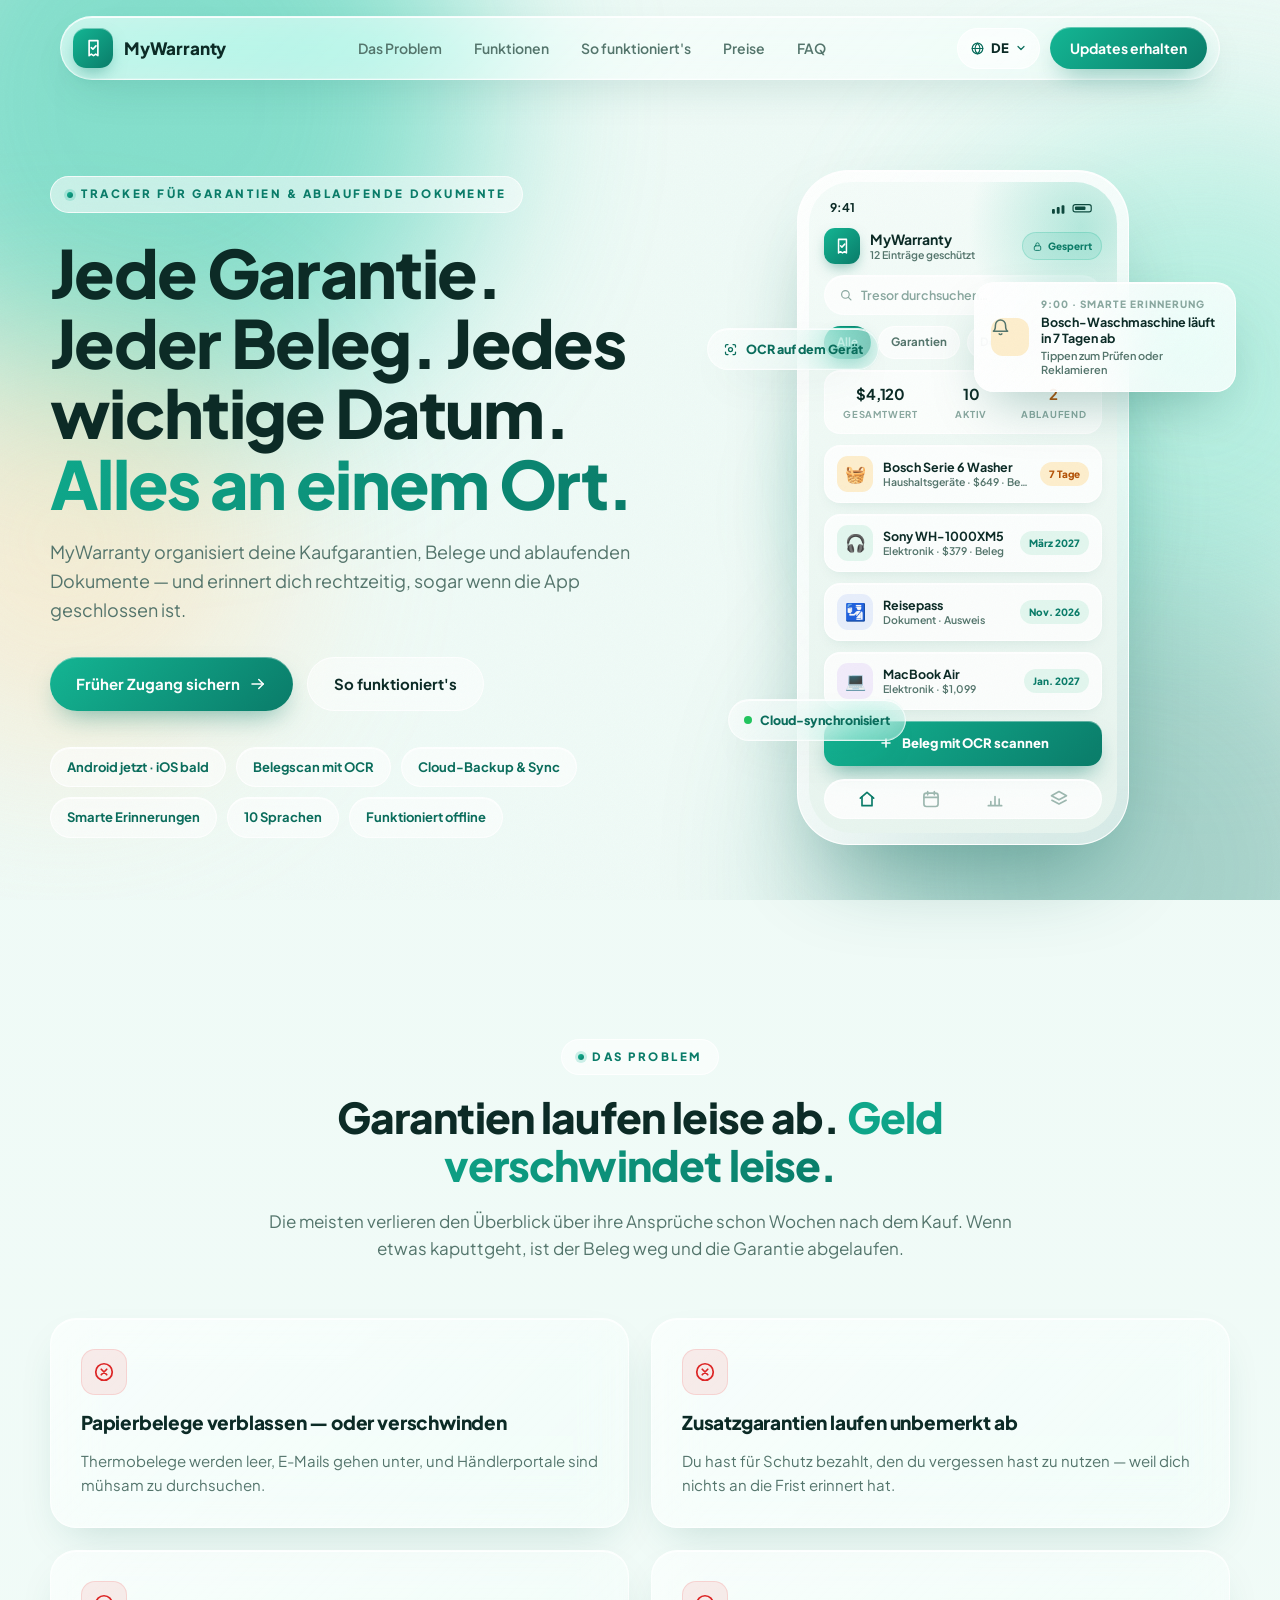
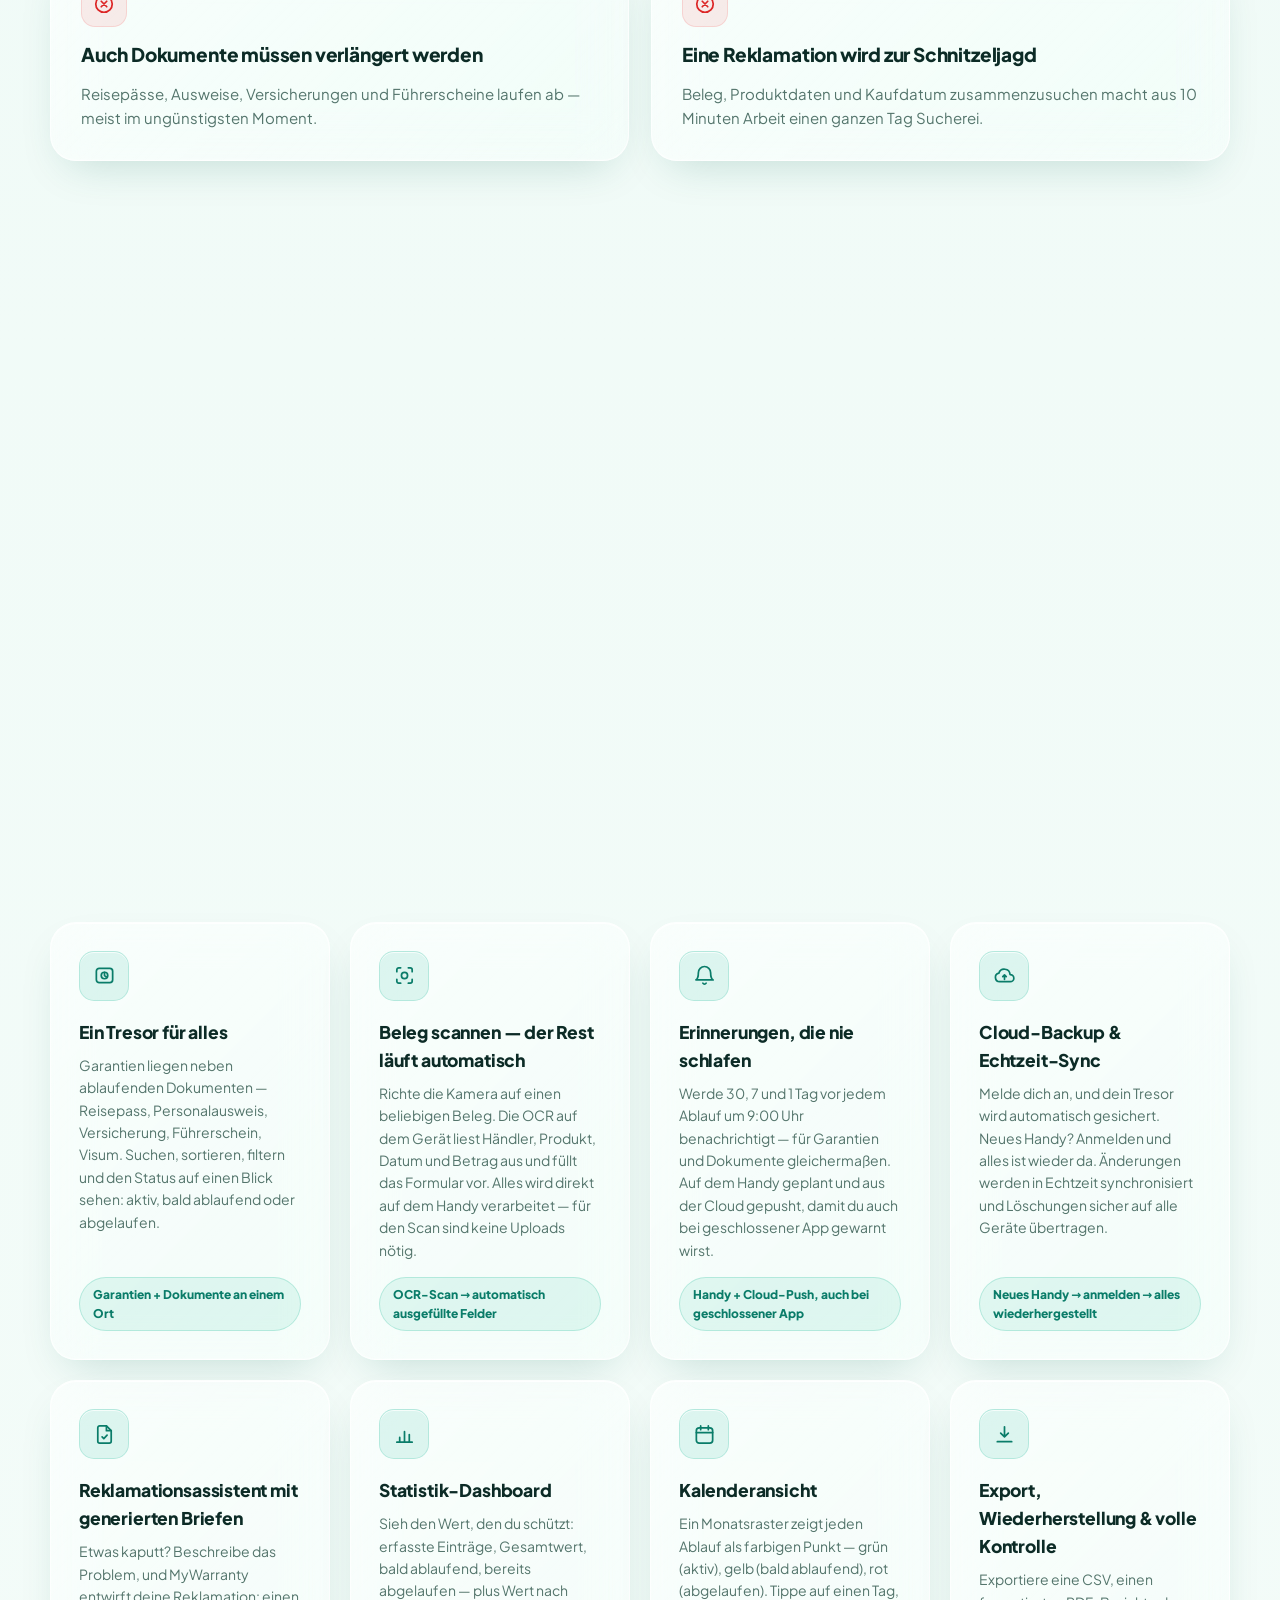
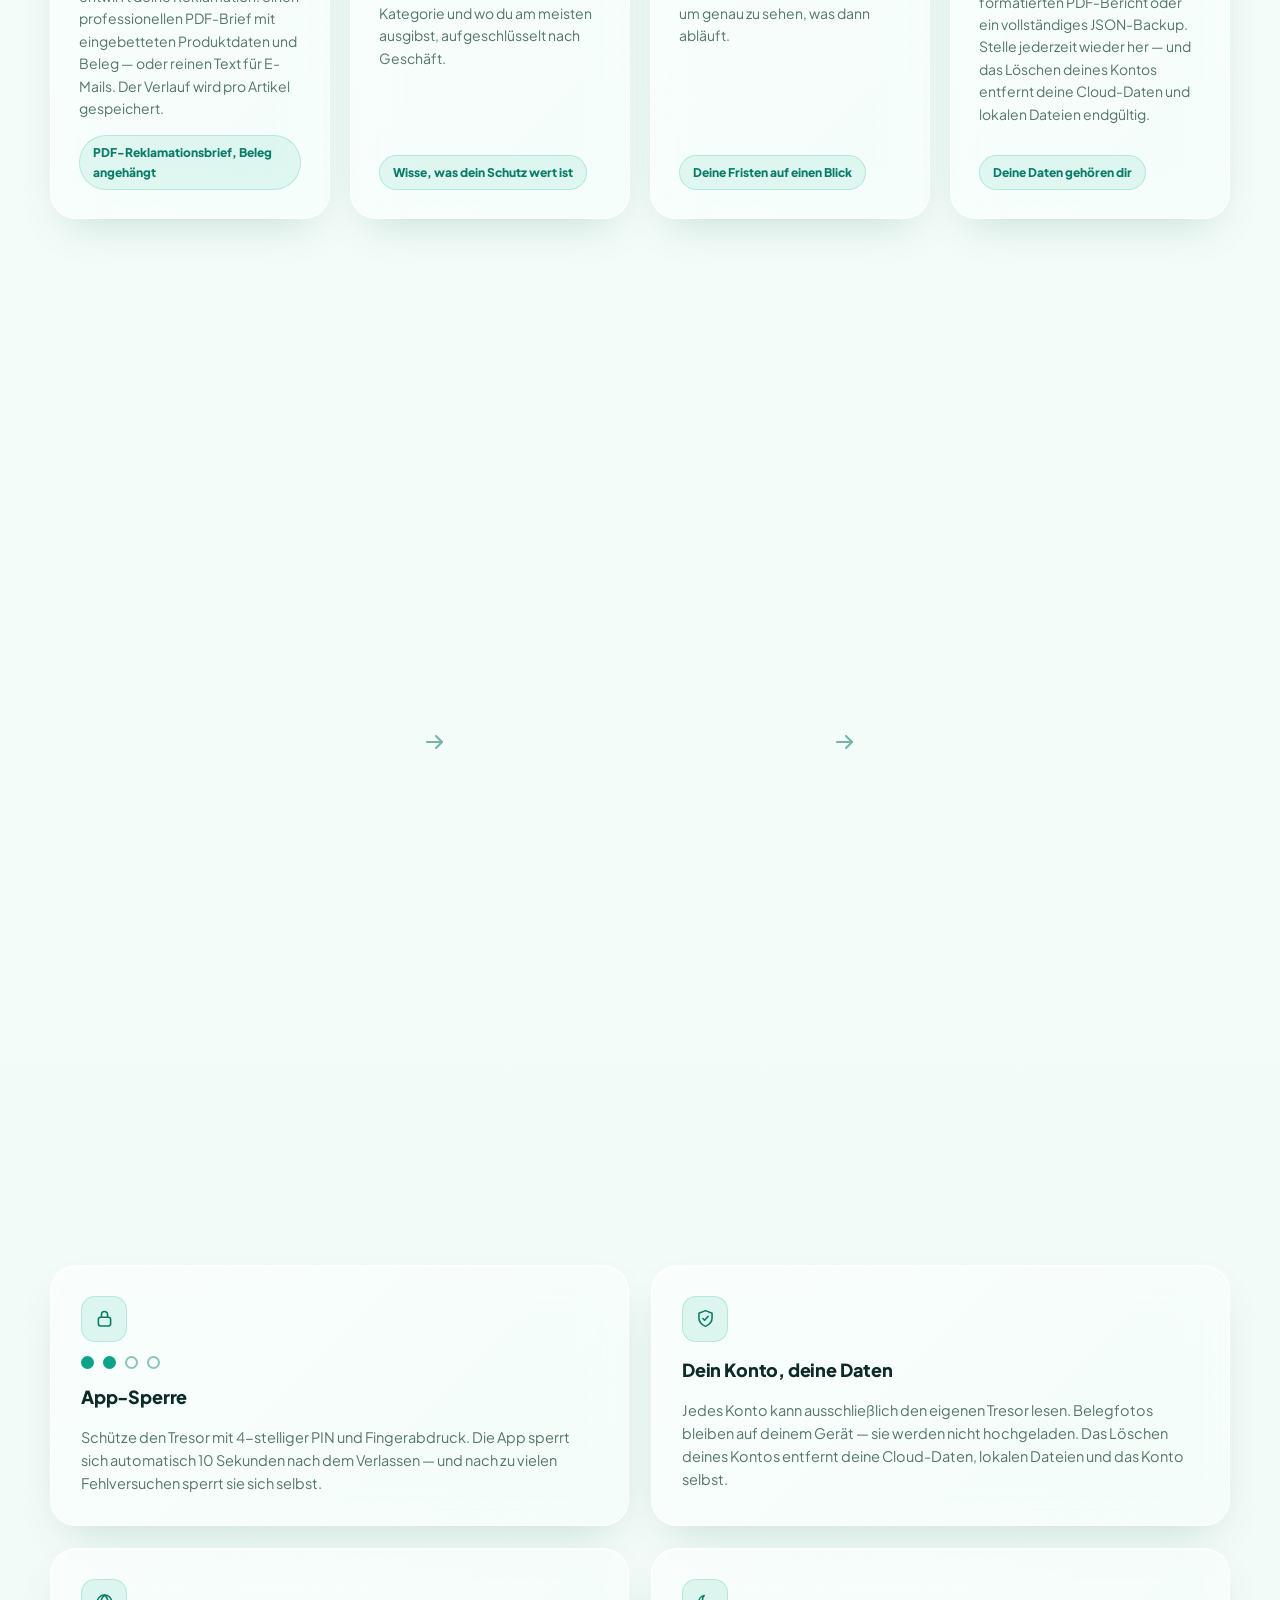
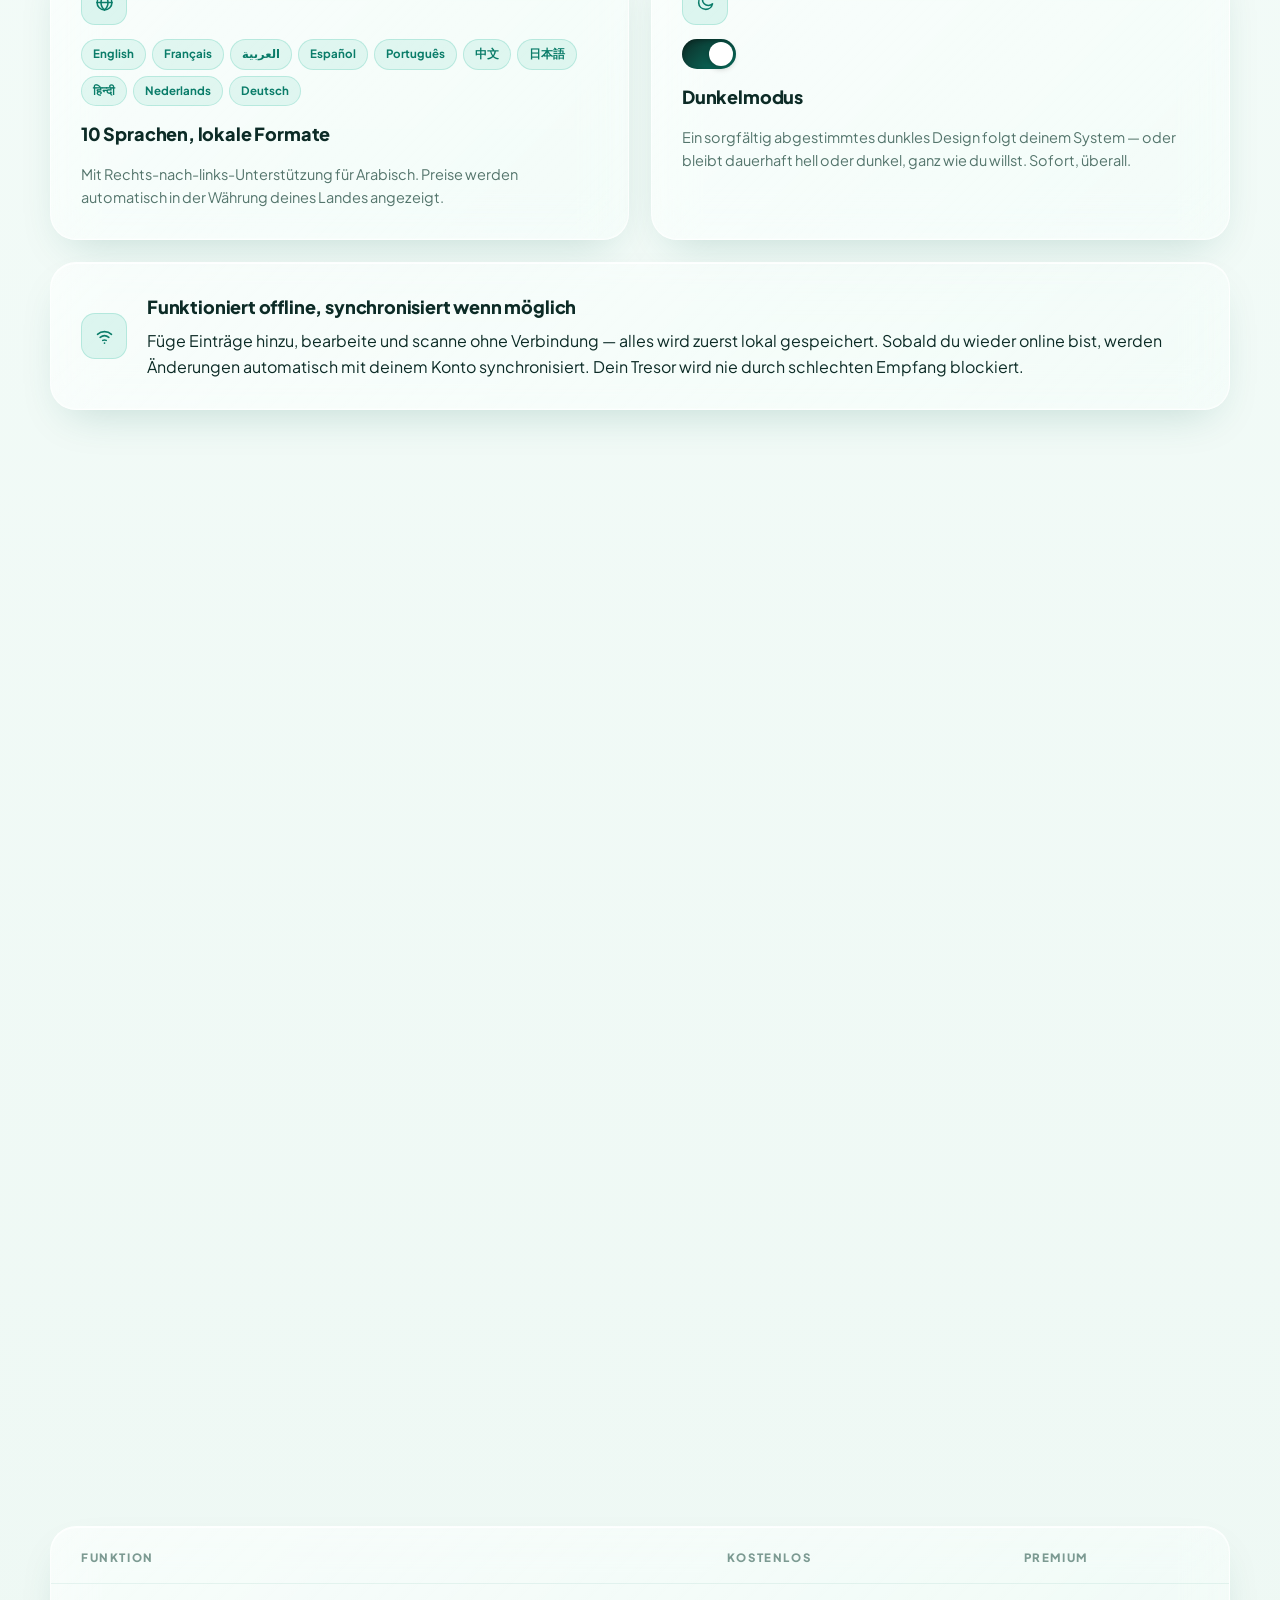
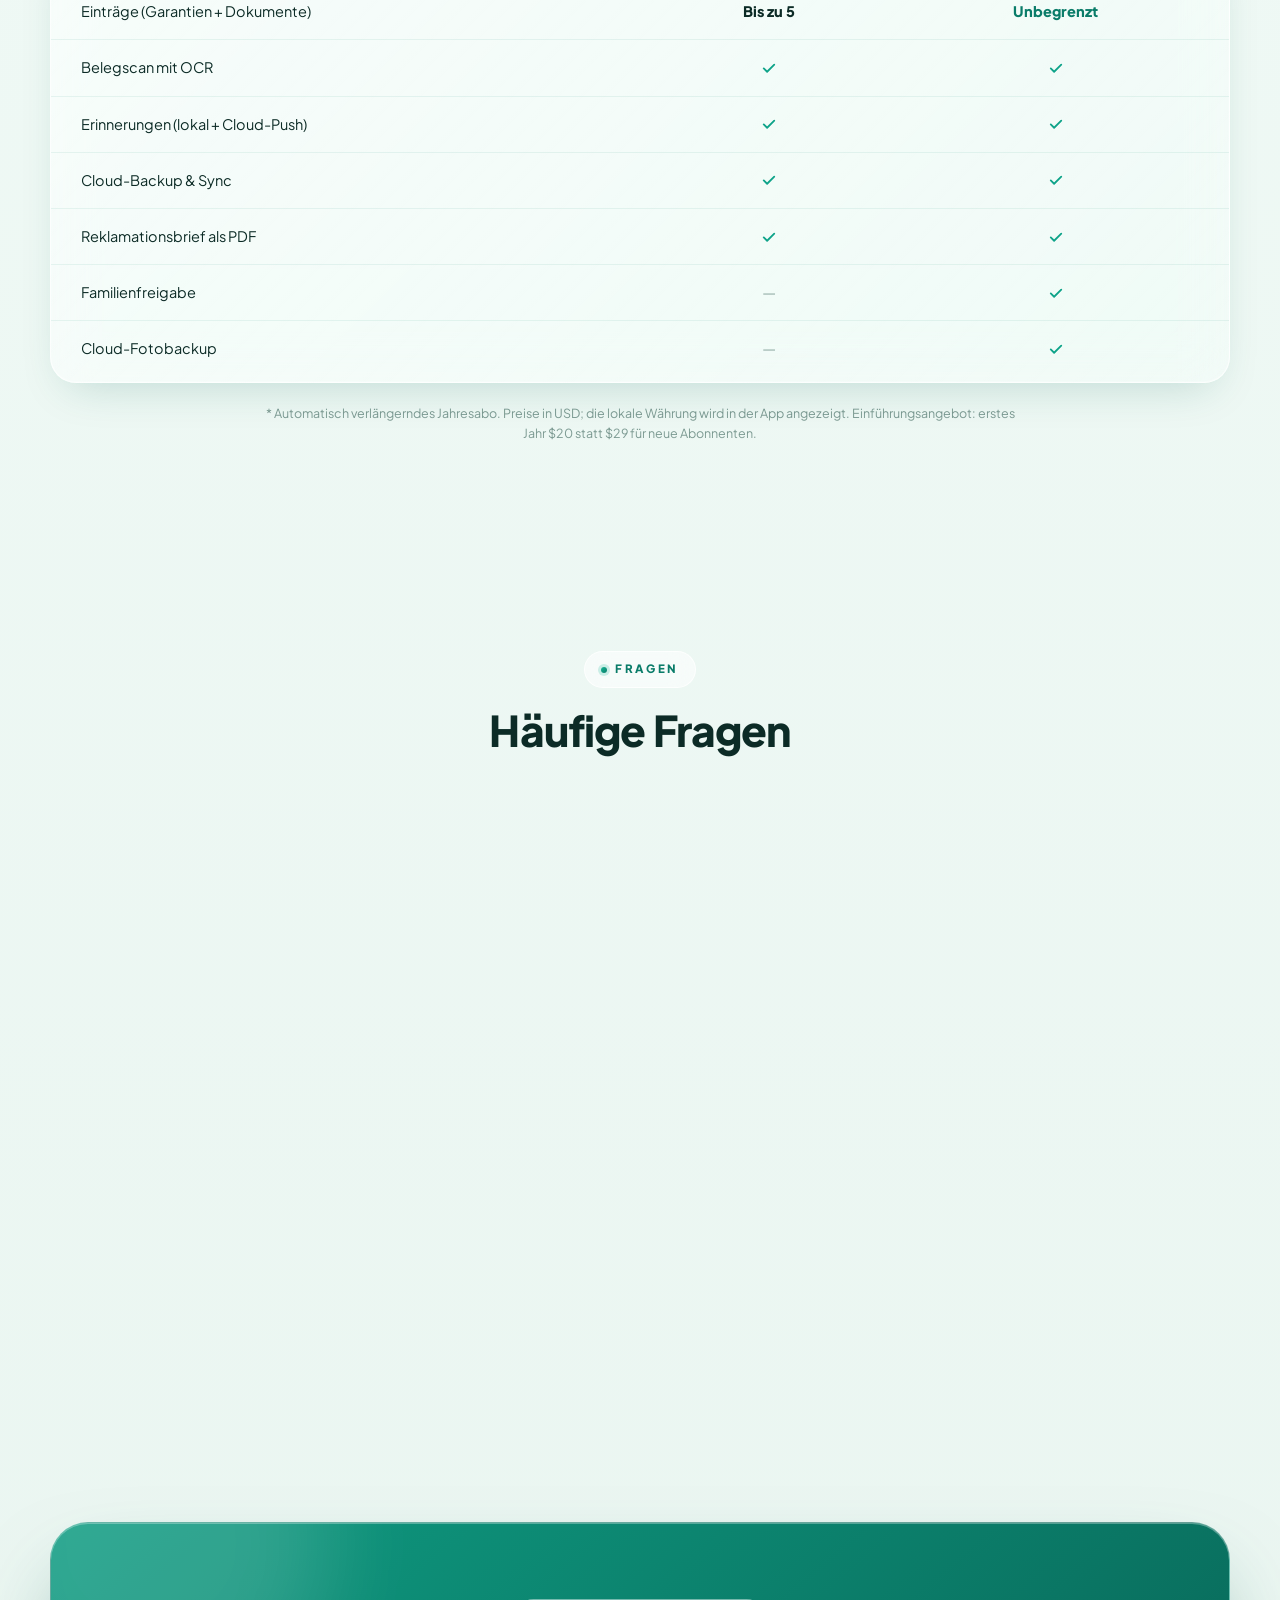
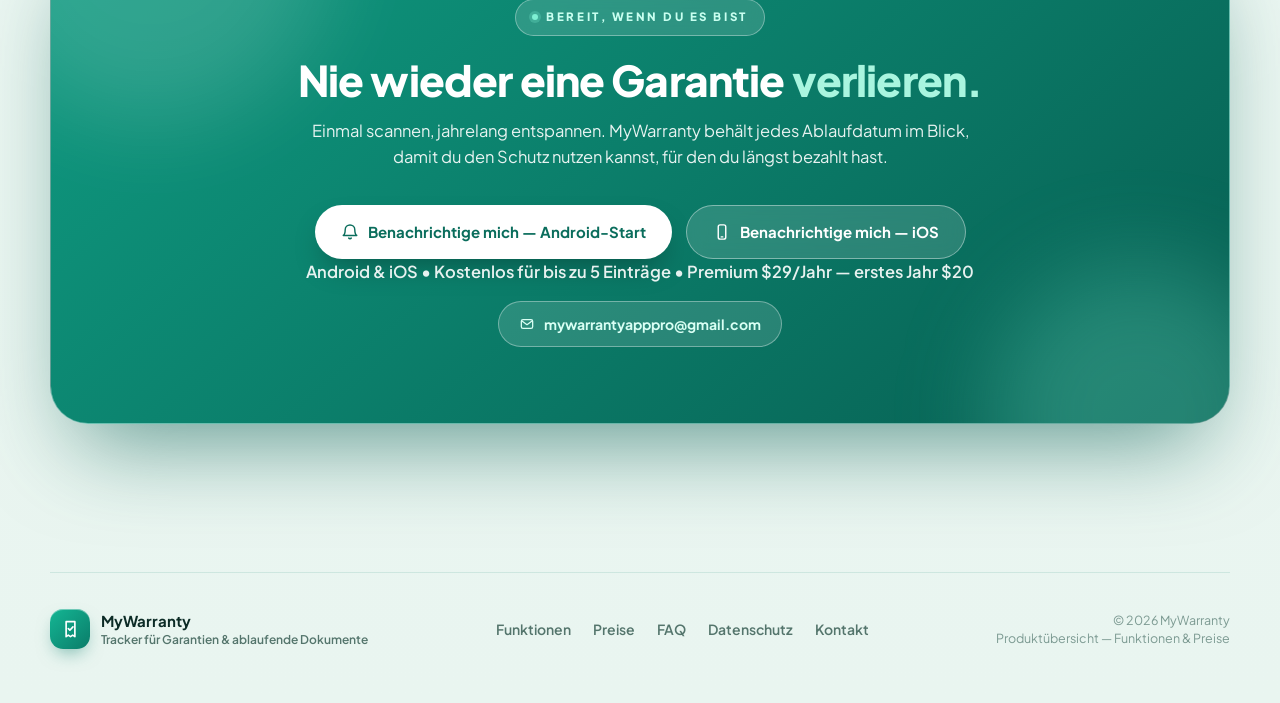
<file: de/index.html>
<!DOCTYPE html>
<html lang="de">
<head>
<meta charset="UTF-8">
<meta name="viewport" content="width=device-width, initial-scale=1.0">
<title>MyWarranty — Garantie-Tracker &amp; Belegverwaltung + Erinnerung</title>
<meta name="description" content="Verwalte Garantien, Belege und ablaufende Dokumente an einem Ort. Erhalte kostenlose Erinnerungen 30, 7 und 1 Tag vor Ablauf — sogar bei geschlossener App.">
<meta name="robots" content="index, follow, max-image-preview:large, max-snippet:-1, max-video-preview:-1">
<link rel="canonical" href="https://mywarrantyapp.info/de/">
<meta name="theme-color" content="#0ea389">
<meta name="application-name" content="MyWarranty">
<link rel="manifest" href="../site.webmanifest">
<link rel="icon" type="image/svg+xml" href="../assets/favicon.svg">
<link rel="apple-touch-icon" href="../assets/apple-touch-icon.png">
<meta property="og:type" content="website">
<meta property="og:site_name" content="MyWarranty">
<meta property="og:url" content="https://mywarrantyapp.info/de/">
<meta property="og:title" content="MyWarranty — Garantie-Tracker &amp; Belegverwaltung + Erinnerung">
<meta property="og:description" content="Verwalte Garantien, Belege und ablaufende Dokumente an einem Ort. Erhalte kostenlose Erinnerungen 30, 7 und 1 Tag vor Ablauf — sogar bei geschlossener App.">
<meta property="og:image" content="https://mywarrantyapp.info/assets/og-image.png">
<meta property="og:image:width" content="1200">
<meta property="og:image:height" content="630">
<meta property="og:image:alt" content="MyWarranty — Tracker für Garantien und ablaufende Dokumente">
<meta property="og:locale" content="de_DE">
<meta property="og:locale:alternate" content="fr_FR">
<meta property="og:locale:alternate" content="es_ES">
<meta property="og:locale:alternate" content="pt_PT">
<meta property="og:locale:alternate" content="ar_AR">
<meta property="og:locale:alternate" content="zh_CN">
<meta property="og:locale:alternate" content="ja_JP">
<meta property="og:locale:alternate" content="hi_IN">
<meta property="og:locale:alternate" content="nl_NL">
<meta property="og:locale:alternate" content="en_US">
<meta name="twitter:card" content="summary_large_image">
<meta name="twitter:title" content="MyWarranty — Garantie-Tracker &amp; Belegverwaltung + Erinnerung">
<meta name="twitter:description" content="Verwalte Garantien, Belege und ablaufende Dokumente an einem Ort. Erhalte Erinnerungen vor Ablauf — sogar bei geschlossener App.">
<meta name="twitter:image" content="https://mywarrantyapp.info/assets/og-image.png">
<link rel="alternate" hreflang="en" href="https://mywarrantyapp.info/">
<link rel="alternate" hreflang="fr" href="https://mywarrantyapp.info/fr/">
<link rel="alternate" hreflang="es" href="https://mywarrantyapp.info/es/">
<link rel="alternate" hreflang="de" href="https://mywarrantyapp.info/de/">
<link rel="alternate" hreflang="pt" href="https://mywarrantyapp.info/pt/">
<link rel="alternate" hreflang="ar" href="https://mywarrantyapp.info/ar/">
<link rel="alternate" hreflang="zh" href="https://mywarrantyapp.info/zh/">
<link rel="alternate" hreflang="ja" href="https://mywarrantyapp.info/ja/">
<link rel="alternate" hreflang="hi" href="https://mywarrantyapp.info/hi/">
<link rel="alternate" hreflang="nl" href="https://mywarrantyapp.info/nl/">
<link rel="alternate" hreflang="x-default" href="https://mywarrantyapp.info/">
<link rel="preload" href="../assets/fonts/pjs-latin.woff2" as="font" type="font/woff2" crossorigin>
<link rel="stylesheet" href="../assets/styles.css">
<script type="application/ld+json">
{
  "@context": "https://schema.org",
  "@graph": [
    {
      "@type": "Organization",
      "@id": "https://mywarrantyapp.info/#org",
      "name": "MyWarranty",
      "url": "https://mywarrantyapp.info/",
      "logo": "https://mywarrantyapp.info/assets/apple-touch-icon.png",
      "email": "mywarrantyapppro@gmail.com"
    },
    {
      "@type": "WebSite",
      "@id": "https://mywarrantyapp.info/#website",
      "url": "https://mywarrantyapp.info/de/",
      "name": "MyWarranty",
      "inLanguage": "de",
      "publisher": { "@id": "https://mywarrantyapp.info/#org" }
    },
    {
      "@type": "SoftwareApplication",
      "@id": "https://mywarrantyapp.info/#app",
      "name": "MyWarranty",
      "applicationCategory": "UtilitiesApplication",
      "operatingSystem": "Android",
      "url": "https://mywarrantyapp.info/",
      "description": "Tracker für Garantien und ablaufende Dokumente. Scanne Belege mit OCR direkt auf dem Gerät, behalte Garantie- und Dokumenten-Ablaufdaten im Blick und erhalte Erinnerungen 30, 7 und 1 Tag vor Ablauf — sogar bei geschlossener App.",
      "inLanguage": "de",
      "availableLanguage": ["English","French","Spanish","German","Portuguese","Arabic","Chinese","Japanese","Hindi","Dutch"],
      "featureList": [
        "Receipt scanning with on-device OCR",
        "Warranty and document expiry tracking",
        "Local and cloud reminders 30, 7 and 1 day before expiry",
        "Cloud backup and real-time sync",
        "Claim letter generator (PDF / text)",
        "Calendar, stats dashboard, export and restore",
        "App lock with PIN and fingerprint",
        "Works offline"
      ],
      "offers": [
        { "@type": "Offer", "name": "Free plan", "price": "0", "priceCurrency": "USD" },
        { "@type": "Offer", "name": "Premium — first year (launch offer)", "price": "20", "priceCurrency": "USD" }
      ],
      "publisher": { "@id": "https://mywarrantyapp.info/#org" }
    },
    {
      "@type": "FAQPage",
      "@id": "https://mywarrantyapp.info/#faq",
      "inLanguage": "de",
      "mainEntity": [
        {
          "@type": "Question",
          "name": "Funktioniert es ohne Internet?",
          "acceptedAnswer": { "@type": "Answer", "text": "Ja. Alles funktioniert offline — Scannen, Hinzufügen, Bearbeiten, Erinnerungen. Änderungen werden mit deinem Konto synchronisiert, sobald du wieder online bist." }
        },
        {
          "@type": "Question",
          "name": "Was passiert, wenn ich mein Handy verliere oder das Gerät wechsle?",
          "acceptedAnswer": { "@type": "Answer", "text": "Melde dich auf dem neuen Gerät an, und dein Tresor wird aus der Cloud wiederhergestellt: Garantien, Dokumente, Einstellungen und Verlauf." }
        },
        {
          "@type": "Question",
          "name": "Werden meine Belegfotos hochgeladen?",
          "acceptedAnswer": { "@type": "Answer", "text": "Derzeit nicht — Belegfotos bleiben auf deinem Gerät. Cloud-Fotobackup ist Teil von Premium und bald verfügbar." }
        },
        {
          "@type": "Question",
          "name": "Kann ich auch meinen Reisepass und meine Versicherungen verwalten?",
          "acceptedAnswer": { "@type": "Answer", "text": "Ja. Der Dokumenten-Tracker deckt Reisepässe, Ausweise, Versicherungspolicen, Führerscheine, Visa und alles andere mit Ablaufdatum ab — mit eigenen Erinnerungen." }
        },
        {
          "@type": "Question",
          "name": "Wie erreichen mich die Erinnerungen, wenn die App geschlossen ist?",
          "acceptedAnswer": { "@type": "Answer", "text": "Auf zwei Wegen: Benachrichtigungen werden direkt auf deinem Handy geplant, und ein Cloud-Dienst pusht Erinnerungen zusätzlich auf dein Gerät. Deshalb kommen sie auch Wochen nach dem letzten Öffnen der App noch an." }
        },
        {
          "@type": "Question",
          "name": "Sind meine Daten privat?",
          "acceptedAnswer": { "@type": "Answer", "text": "Ja. Der Zugriff ist streng kontobezogen — nur du kannst deinen Tresor lesen. Es gibt eine App-Sperre für dein Handy, und das Löschen deines Kontos entfernt deine Cloud-Daten und lokalen Dateien." }
        },
        {
          "@type": "Question",
          "name": "Welche Plattformen werden unterstützt?",
          "acceptedAnswer": { "@type": "Answer", "text": "Derzeit Android. Die iOS-App nutzt dieselbe Codebasis und ist in Entwicklung." }
        }
      ]
    }
  ]
}
</script>
</head>
<body>

<div class="bg" aria-hidden="true">
  <div class="blob b1"></div><div class="blob b2"></div><div class="blob b3"></div><div class="blob b4"></div>
</div>
<div class="grain" aria-hidden="true"></div>

<!-- ============ NAV ============ -->
<header class="nav glass" id="nav">
  <a class="brand" href="#top">
    <span class="brand-mark">
      <svg viewBox="0 0 24 24" fill="none" stroke="currentColor" stroke-width="1.9" stroke-linecap="round" stroke-linejoin="round"><path d="M7 3h10v17.2l-2.5-1.7-2.5 1.7-2.5-1.7L7 20.2V3z"/><path d="M9.5 11l1.8 1.8 3.5-3.8"/></svg>
    </span>
    <span class="brand-name">MyWarranty</span>
  </a>
  <nav class="nav-links" id="navLinks" aria-label="Hauptnavigation">
    <a href="#problem">Das Problem</a>
    <a href="#features">Funktionen</a>
    <a href="#how">So funktioniert's</a>
    <a href="#pricing">Preise</a>
    <a href="#faq">FAQ</a>
  </nav>
  <div class="nav-cta">
    <div class="lang-switch" id="langSwitch">
      <button class="lang-btn" id="langBtn" aria-expanded="false" aria-haspopup="true" aria-controls="langMenu" aria-label="Sprache ändern">
        <svg viewBox="0 0 24 24" fill="none" stroke="currentColor" stroke-width="1.9" stroke-linecap="round"><circle cx="12" cy="12" r="8.5"/><path d="M3.5 12h17"/><path d="M12 3.5c2.7 2.3 4 5.2 4 8.5s-1.3 6.2-4 8.5c-2.7-2.3-4-5.2-4-8.5s1.3-6.2 4-8.5z"/></svg>
        <span>DE</span>
        <svg class="chev" viewBox="0 0 24 24" fill="none" stroke="currentColor" stroke-width="2.4" stroke-linecap="round" stroke-linejoin="round"><path d="M6 9l6 6 6-6"/></svg>
      </button>
      <div class="lang-menu" id="langMenu" aria-label="Sprache">
        <a lang="en" hreflang="en" href="../">English</a>
        <a lang="fr" hreflang="fr" href="../fr/">Français</a>
        <a lang="ar" hreflang="ar" href="../ar/">العربية</a>
        <a lang="es" hreflang="es" href="../es/">Español</a>
        <a lang="pt" hreflang="pt" href="../pt/">Português</a>
        <a lang="zh" hreflang="zh" href="../zh/">中文</a>
        <a lang="ja" hreflang="ja" href="../ja/">日本語</a>
        <a lang="hi" hreflang="hi" href="../hi/">हिन्दी</a>
        <a lang="nl" hreflang="nl" href="../nl/">Nederlands</a>
        <a lang="de" hreflang="de" href="./" class="active" aria-current="true">Deutsch</a>
      </div>
    </div>
    <a class="btn btn-primary btn-sm" href="#cta">Updates erhalten</a>
    <button class="burger" id="burger" aria-label="Menü öffnen" aria-expanded="false"><span></span><span></span><span></span></button>
  </div>
</header>

<main id="top">

  <!-- ============ HERO ============ -->
  <section class="hero">
    <div class="container hero-grid">
      <div class="hero-copy">
        <span class="eyebrow" data-reveal><span class="dot"></span>Tracker für Garantien &amp; ablaufende Dokumente</span>
        <h1 data-reveal style="--d:.08s">Jede Garantie. Jeder Beleg. Jedes wichtige Datum. <span class="hl">Alles an einem Ort.</span></h1>
        <p class="lead" data-reveal style="--d:.16s">MyWarranty organisiert deine Kaufgarantien, Belege und ablaufenden Dokumente — und erinnert dich rechtzeitig, sogar wenn die App geschlossen ist.</p>
        <div class="hero-actions" data-reveal style="--d:.24s">
          <a href="#cta" class="btn btn-primary">Früher Zugang sichern
            <svg viewBox="0 0 24 24" fill="none" stroke="currentColor" stroke-width="2" stroke-linecap="round" stroke-linejoin="round"><path d="M4 12h15"/><path d="M13 6l6 6-6 6"/></svg>
          </a>
          <a href="#how" class="btn btn-ghost">So funktioniert's</a>
        </div>
        <ul class="hero-chips" data-reveal style="--d:.32s">
          <li>Android jetzt · iOS bald</li>
          <li>Belegscan mit OCR</li>
          <li>Cloud-Backup &amp; Sync</li>
          <li>Smarte Erinnerungen</li>
          <li>10 Sprachen</li>
          <li>Funktioniert offline</li>
        </ul>
      </div>

      <div class="hero-visual" data-reveal style="--d:.2s">
        <div class="phone-scene">
          <div class="phone-glow" aria-hidden="true"></div>

          <div class="phone" role="img" aria-label="Vorschau der MyWarranty-App">
            <div class="screen">
              <div class="statusbar">
                <span>9:41</span>
                <svg viewBox="0 0 46 12" fill="currentColor" aria-hidden="true"><rect x="0" y="7" width="3" height="5" rx="1"/><rect x="5" y="5" width="3" height="7" rx="1"/><rect x="10" y="3" width="3" height="9" rx="1"/><rect x="22" y="2.5" width="19" height="7.5" rx="2.2" fill="none" stroke="currentColor" stroke-width="1.2"/><rect x="24" y="4.5" width="11" height="3.5" rx="1"/></svg>
              </div>
              <div class="app-head">
                <span class="app-mark"><svg viewBox="0 0 24 24" fill="none" stroke="currentColor" stroke-width="1.9" stroke-linecap="round" stroke-linejoin="round"><path d="M7 3h10v17.2l-2.5-1.7-2.5 1.7-2.5-1.7L7 20.2V3z"/><path d="M9.5 11l1.8 1.8 3.5-3.8"/></svg></span>
                <div class="app-title"><strong>MyWarranty</strong><span>12 Einträge geschützt</span></div>
                <span class="app-lockpill"><svg viewBox="0 0 24 24" fill="none" stroke="currentColor" stroke-width="2" stroke-linecap="round"><rect x="5" y="10.5" width="14" height="10" rx="2.5"/><path d="M8.5 10.5V7.5a3.5 3.5 0 017 0v3"/></svg>Gesperrt</span>
              </div>
              <div class="app-search"><svg viewBox="0 0 24 24" fill="none" stroke="currentColor" stroke-width="2" stroke-linecap="round"><circle cx="11" cy="11" r="6.5"/><path d="M16 16l4.5 4.5"/></svg><span>Tresor durchsuchen…</span></div>
              <div class="app-filters"><span class="on">Alle</span><span>Garantien</span><span>Dokumente</span></div>
              <div class="app-summary">
                <div><b>$4,120</b><span>Gesamtwert</span></div>
                <div><b>10</b><span>Aktiv</span></div>
                <div><b class="warn">2</b><span>Ablaufend</span></div>
              </div>
              <div class="app-item">
                <span class="it-ic" style="--tint:#fdeecd">🧺</span>
                <div class="it-tx"><strong>Bosch Serie 6 Washer</strong><span>Haushaltsgeräte · $649 · Beleg</span></div>
                <span class="it-st exp">7 Tage</span>
              </div>
              <div class="app-item">
                <span class="it-ic" style="--tint:#e2f6ee">🎧</span>
                <div class="it-tx"><strong>Sony WH-1000XM5</strong><span>Elektronik · $379 · Beleg</span></div>
                <span class="it-st ok">März 2027</span>
              </div>
              <div class="app-item">
                <span class="it-ic" style="--tint:#e7eefb">🛂</span>
                <div class="it-tx"><strong>Reisepass</strong><span>Dokument · Ausweis</span></div>
                <span class="it-st ok">Nov. 2026</span>
              </div>
              <div class="app-item">
                <span class="it-ic" style="--tint:#f1ebfa">💻</span>
                <div class="it-tx"><strong>MacBook Air</strong><span>Elektronik · $1,099</span></div>
                <span class="it-st ok">Jan. 2027</span>
              </div>
              <div class="app-scan"><svg viewBox="0 0 24 24" fill="none" stroke="currentColor" stroke-width="2.4" stroke-linecap="round"><path d="M12 6v12M6 12h12"/></svg>Beleg mit OCR scannen</div>
              <div class="app-tabbar" aria-hidden="true">
                <svg class="act" viewBox="0 0 24 24" fill="none" stroke="currentColor" stroke-width="2" stroke-linecap="round" stroke-linejoin="round"><path d="M4 11l8-7 8 7"/><path d="M6 9.5V20h12V9.5"/></svg>
                <svg viewBox="0 0 24 24" fill="none" stroke="currentColor" stroke-width="2" stroke-linecap="round"><rect x="3.5" y="5" width="17" height="16" rx="3"/><path d="M3.5 10h17M8 3v4M16 3v4"/></svg>
                <svg viewBox="0 0 24 24" fill="none" stroke="currentColor" stroke-width="2" stroke-linecap="round"><path d="M4 20h16M7 20v-5M12 20V9M17 20v-8"/></svg>
                <svg viewBox="0 0 24 24" fill="none" stroke="currentColor" stroke-width="2" stroke-linecap="round" stroke-linejoin="round"><path d="M12 3l9 5-9 5-9-5z"/><path d="M3.5 13.5L12 18l8.5-4.5"/></svg>
              </div>
            </div>
          </div>

          <div class="float-notif glass-strong" aria-hidden="true">
            <span class="fn-ic"><svg viewBox="0 0 24 24" fill="none" stroke="currentColor" stroke-width="1.9" stroke-linecap="round" stroke-linejoin="round"><path d="M18.4 9a6.4 6.4 0 10-12.8 0c0 6-2.6 7.6-2.6 7.6h18s-2.6-1.6-2.6-7.6"/><path d="M13.7 20a2 2 0 01-3.4 0"/></svg></span>
            <div>
              <small>9:00 · Smarte Erinnerung</small>
              <strong>Bosch-Waschmaschine läuft in 7 Tagen ab</strong>
              <span>Tippen zum Prüfen oder Reklamieren</span>
            </div>
          </div>
          <div class="float-chip glass fc-1" aria-hidden="true">
            <svg viewBox="0 0 24 24" fill="none" stroke="currentColor" stroke-width="2" stroke-linecap="round" stroke-linejoin="round"><path d="M4 8V6a2 2 0 012-2h2M16 4h2a2 2 0 012 2v2M20 16v2a2 2 0 01-2 2h-2M8 20H6a2 2 0 01-2-2v-2"/><circle cx="12" cy="12" r="3.2"/></svg>
            OCR auf dem Gerät
          </div>
          <div class="float-chip glass fc-2" aria-hidden="true"><span class="pulse"></span>Cloud-synchronisiert</div>
        </div>
      </div>
    </div>
  </section>

  <!-- ============ PROBLEM ============ -->
  <section class="section" id="problem">
    <div class="container">
      <div class="section-head" data-reveal>
        <span class="eyebrow"><span class="dot"></span>Das Problem</span>
        <h2>Garantien laufen leise ab. <span class="hl">Geld verschwindet leise.</span></h2>
        <p>Die meisten verlieren den Überblick über ihre Ansprüche schon Wochen nach dem Kauf. Wenn etwas kaputtgeht, ist der Beleg weg und die Garantie abgelaufen.</p>
      </div>

      <div class="problem-grid" data-reveal-group>
        <article class="p-card glass glow-card">
          <span class="p-ic"><svg viewBox="0 0 24 24" fill="none" stroke="currentColor" stroke-width="1.9" stroke-linecap="round"><circle cx="12" cy="12" r="9"/><path d="M9 9l6 6M15 9l-6 6"/></svg></span>
          <h3>Papierbelege verblassen — oder verschwinden</h3>
          <p>Thermobelege werden leer, E-Mails gehen unter, und Händlerportale sind mühsam zu durchsuchen.</p>
        </article>
        <article class="p-card glass glow-card">
          <span class="p-ic"><svg viewBox="0 0 24 24" fill="none" stroke="currentColor" stroke-width="1.9" stroke-linecap="round"><circle cx="12" cy="12" r="9"/><path d="M9 9l6 6M15 9l-6 6"/></svg></span>
          <h3>Zusatzgarantien laufen unbemerkt ab</h3>
          <p>Du hast für Schutz bezahlt, den du vergessen hast zu nutzen — weil dich nichts an die Frist erinnert hat.</p>
        </article>
        <article class="p-card glass glow-card">
          <span class="p-ic"><svg viewBox="0 0 24 24" fill="none" stroke="currentColor" stroke-width="1.9" stroke-linecap="round"><circle cx="12" cy="12" r="9"/><path d="M9 9l6 6M15 9l-6 6"/></svg></span>
          <h3>Auch Dokumente müssen verlängert werden</h3>
          <p>Reisepässe, Ausweise, Versicherungen und Führerscheine laufen ab — meist im ungünstigsten Moment.</p>
        </article>
        <article class="p-card glass glow-card">
          <span class="p-ic"><svg viewBox="0 0 24 24" fill="none" stroke="currentColor" stroke-width="1.9" stroke-linecap="round"><circle cx="12" cy="12" r="9"/><path d="M9 9l6 6M15 9l-6 6"/></svg></span>
          <h3>Eine Reklamation wird zur Schnitzeljagd</h3>
          <p>Beleg, Produktdaten und Kaufdatum zusammenzusuchen macht aus 10 Minuten Arbeit einen ganzen Tag Sucherei.</p>
        </article>
      </div>

      <div class="fix-banner" data-reveal>
        <div>
          <span class="eyebrow eyebrow-light fix-badge"><span class="dot"></span>Die Lösung</span>
          <h3>MyWarranty behebt alle vier.</h3>
          <p>Beleg einmal scannen — MyWarranty liest ihn ein, legt ihn ab, behält die Fristen im Blick und erinnert dich, bevor etwas abläuft. Dein Tresor wird in deinem Konto gesichert, damit ein verlorenes Handy nie verlorenen Garantieschutz bedeutet.</p>
        </div>
        <div class="tl" aria-label="Erinnerungs-Zeitleiste">
          <div class="tl-step"><span class="tl-dot">30</span><small>Tage vorher</small></div>
          <span class="tl-line"></span>
          <div class="tl-step"><span class="tl-dot">7</span><small>Tage vorher</small></div>
          <span class="tl-line"></span>
          <div class="tl-step"><span class="tl-dot">1</span><small>Tag vorher</small></div>
          <span class="tl-line"></span>
          <div class="tl-step"><span class="tl-dot"><svg viewBox="0 0 24 24" fill="none" stroke="currentColor" stroke-width="1.9" stroke-linecap="round" stroke-linejoin="round"><path d="M18.4 9a6.4 6.4 0 10-12.8 0c0 6-2.6 7.6-2.6 7.6h18s-2.6-1.6-2.6-7.6"/><path d="M13.7 20a2 2 0 01-3.4 0"/></svg></span><small>Erinnerung kommt</small></div>
        </div>
      </div>
    </div>
  </section>

  <!-- ============ FEATURES ============ -->
  <section class="section" id="features">
    <div class="container">
      <div class="section-head" data-reveal>
        <span class="eyebrow"><span class="dot"></span>Funktionen</span>
        <h2>Gemacht, damit Vergessen <span class="hl">unmöglich wird</span></h2>
      </div>

      <div class="feat-grid" data-reveal-group>
        <article class="f-card glass glow-card">
          <span class="f-ic"><svg viewBox="0 0 24 24" fill="none" stroke="currentColor" stroke-width="1.8" stroke-linecap="round" stroke-linejoin="round"><rect x="3.5" y="4.5" width="17" height="15" rx="3"/><circle cx="12" cy="12" r="3.4"/><path d="M12 8.6V12l1.7 1.3"/></svg></span>
          <h3>Ein Tresor für alles</h3>
          <p>Garantien liegen neben ablaufenden Dokumenten — Reisepass, Personalausweis, Versicherung, Führerschein, Visum. Suchen, sortieren, filtern und den Status auf einen Blick sehen: aktiv, bald ablaufend oder abgelaufen.</p>
          <span class="tag">Garantien + Dokumente an einem Ort</span>
        </article>
        <article class="f-card glass glow-card">
          <span class="f-ic"><svg viewBox="0 0 24 24" fill="none" stroke="currentColor" stroke-width="1.8" stroke-linecap="round" stroke-linejoin="round"><path d="M4 8V6a2 2 0 012-2h2M16 4h2a2 2 0 012 2v2M20 16v2a2 2 0 01-2 2h-2M8 20H6a2 2 0 01-2-2v-2"/><circle cx="12" cy="12" r="3.2"/></svg></span>
          <h3>Beleg scannen — der Rest läuft automatisch</h3>
          <p>Richte die Kamera auf einen beliebigen Beleg. Die OCR auf dem Gerät liest Händler, Produkt, Datum und Betrag aus und füllt das Formular vor. Alles wird direkt auf dem Handy verarbeitet — für den Scan sind keine Uploads nötig.</p>
          <span class="tag">OCR-Scan → automatisch ausgefüllte Felder</span>
        </article>
        <article class="f-card glass glow-card">
          <span class="f-ic"><svg viewBox="0 0 24 24" fill="none" stroke="currentColor" stroke-width="1.8" stroke-linecap="round" stroke-linejoin="round"><path d="M18.4 9a6.4 6.4 0 10-12.8 0c0 6-2.6 7.6-2.6 7.6h18s-2.6-1.6-2.6-7.6"/><path d="M13.7 20a2 2 0 01-3.4 0"/></svg></span>
          <h3>Erinnerungen, die nie schlafen</h3>
          <p>Werde 30, 7 und 1 Tag vor jedem Ablauf um 9:00 Uhr benachrichtigt — für Garantien und Dokumente gleichermaßen. Auf dem Handy geplant und aus der Cloud gepusht, damit du auch bei geschlossener App gewarnt wirst.</p>
          <span class="tag">Handy + Cloud-Push, auch bei geschlossener App</span>
        </article>
        <article class="f-card glass glow-card">
          <span class="f-ic"><svg viewBox="0 0 24 24" fill="none" stroke="currentColor" stroke-width="1.8" stroke-linecap="round" stroke-linejoin="round"><path d="M7 18.5a4.5 4.5 0 01-.9-8.9A6 6 0 0117.8 11h.2a3.75 3.75 0 010 7.5H7z"/><path d="M12 16v-4.5M10.2 13.2L12 11.4l1.8 1.8"/></svg></span>
          <h3>Cloud-Backup &amp; Echtzeit-Sync</h3>
          <p>Melde dich an, und dein Tresor wird automatisch gesichert. Neues Handy? Anmelden und alles ist wieder da. Änderungen werden in Echtzeit synchronisiert und Löschungen sicher auf alle Geräte übertragen.</p>
          <span class="tag">Neues Handy → anmelden → alles wiederhergestellt</span>
        </article>
        <article class="f-card glass glow-card">
          <span class="f-ic"><svg viewBox="0 0 24 24" fill="none" stroke="currentColor" stroke-width="1.8" stroke-linecap="round" stroke-linejoin="round"><path d="M14 3H7a2 2 0 00-2 2v14a2 2 0 002 2h10a2 2 0 002-2V8z"/><path d="M14 3v5h5"/><path d="M9.5 14.5l1.8 1.8 3.4-3.6"/></svg></span>
          <h3>Reklamationsassistent mit generierten Briefen</h3>
          <p>Etwas kaputt? Beschreibe das Problem, und MyWarranty entwirft deine Reklamation: einen professionellen PDF-Brief mit eingebetteten Produktdaten und Beleg — oder reinen Text für E-Mails. Der Verlauf wird pro Artikel gespeichert.</p>
          <span class="tag">PDF-Reklamationsbrief, Beleg angehängt</span>
        </article>
        <article class="f-card glass glow-card">
          <span class="f-ic"><svg viewBox="0 0 24 24" fill="none" stroke="currentColor" stroke-width="1.8" stroke-linecap="round"><path d="M4 20h16"/><path d="M7 20v-5M12 20V9M17 20v-8"/></svg></span>
          <h3>Statistik-Dashboard</h3>
          <p>Sieh den Wert, den du schützt: erfasste Einträge, Gesamtwert, bald ablaufend, bereits abgelaufen — plus Wert nach Kategorie und wo du am meisten ausgibst, aufgeschlüsselt nach Geschäft.</p>
          <span class="tag">Wisse, was dein Schutz wert ist</span>
        </article>
        <article class="f-card glass glow-card">
          <span class="f-ic"><svg viewBox="0 0 24 24" fill="none" stroke="currentColor" stroke-width="1.8" stroke-linecap="round"><rect x="3.5" y="5" width="17" height="16" rx="3"/><path d="M3.5 10h17M8 3v4M16 3v4"/></svg></span>
          <h3>Kalenderansicht</h3>
          <p>Ein Monatsraster zeigt jeden Ablauf als farbigen Punkt — grün (aktiv), gelb (bald ablaufend), rot (abgelaufen). Tippe auf einen Tag, um genau zu sehen, was dann abläuft.</p>
          <span class="tag">Deine Fristen auf einen Blick</span>
        </article>
        <article class="f-card glass glow-card">
          <span class="f-ic"><svg viewBox="0 0 24 24" fill="none" stroke="currentColor" stroke-width="1.8" stroke-linecap="round" stroke-linejoin="round"><path d="M12 4v10M8 10.5l4 4 4-4"/><path d="M4.5 19.5h15"/></svg></span>
          <h3>Export, Wiederherstellung &amp; volle Kontrolle</h3>
          <p>Exportiere eine CSV, einen formatierten PDF-Bericht oder ein vollständiges JSON-Backup. Stelle jederzeit wieder her — und das Löschen deines Kontos entfernt deine Cloud-Daten und lokalen Dateien endgültig.</p>
          <span class="tag">Deine Daten gehören dir</span>
        </article>
      </div>
    </div>
  </section>

  <!-- ============ HOW IT WORKS ============ -->
  <section class="section" id="how">
    <div class="container">
      <div class="section-head" data-reveal>
        <span class="eyebrow"><span class="dot"></span>So funktioniert's</span>
        <h2>Drei Schritte. <span class="hl">Dann vergiss es einfach.</span></h2>
      </div>
      <div class="steps" data-reveal-group>
        <article class="step glass glow-card">
          <span class="step-num">1</span>
          <h3>Scannen oder hinzufügen</h3>
          <p>Fotografiere den Beleg — OCR trägt Händler, Produkt, Datum und Preis ein. Oder füge einen Eintrag in Sekunden manuell hinzu.</p>
        </article>
        <span class="step-arrow" aria-hidden="true"><svg viewBox="0 0 24 24" fill="none" stroke="currentColor" stroke-width="2" stroke-linecap="round" stroke-linejoin="round"><path d="M4 12h15"/><path d="M13 6l6 6-6 6"/></svg></span>
        <article class="step glass glow-card">
          <span class="step-num">2</span>
          <h3>Ablauf festlegen</h3>
          <p>Wähle die Garantielaufzeit oder das Ablaufdatum des Dokuments. Statusfarben und der Kalender übernehmen den Rest.</p>
        </article>
        <span class="step-arrow" aria-hidden="true"><svg viewBox="0 0 24 24" fill="none" stroke="currentColor" stroke-width="2" stroke-linecap="round" stroke-linejoin="round"><path d="M4 12h15"/><path d="M13 6l6 6-6 6"/></svg></span>
        <article class="step glass glow-card">
          <span class="step-num">3</span>
          <h3>Entspannen</h3>
          <p>Erinnerungen kommen 30, 7 und 1 Tag vorher — pünktlich, jedes Mal. Reklamiere mit einem Tipp, wenn etwas kaputtgeht.</p>
        </article>
      </div>
    </div>
  </section>

  <!-- ============ PRIVACY & PERSONALIZATION ============ -->
  <section class="section" id="privacy">
    <div class="container">
      <div class="section-head" data-reveal>
        <span class="eyebrow"><span class="dot"></span>Datenschutz &amp; Personalisierung</span>
        <h2>Privat von Grund auf. <span class="hl">Deins in jeder Sprache.</span></h2>
      </div>

      <div class="priv-grid" data-reveal-group>
        <article class="v-card glass glow-card">
          <span class="v-ic"><svg viewBox="0 0 24 24" fill="none" stroke="currentColor" stroke-width="1.8" stroke-linecap="round"><rect x="5" y="10.5" width="14" height="10" rx="2.5"/><path d="M8.5 10.5V7.5a3.5 3.5 0 017 0v3"/></svg></span>
          <span class="pin" aria-hidden="true"><i class="f"></i><i class="f"></i><i></i><i></i></span>
          <h3>App-Sperre</h3>
          <p>Schütze den Tresor mit 4-stelliger PIN und Fingerabdruck. Die App sperrt sich automatisch 10 Sekunden nach dem Verlassen — und nach zu vielen Fehlversuchen sperrt sie sich selbst.</p>
        </article>
        <article class="v-card glass glow-card">
          <span class="v-ic"><svg viewBox="0 0 24 24" fill="none" stroke="currentColor" stroke-width="1.8" stroke-linecap="round" stroke-linejoin="round"><path d="M12 3l7.5 3v5.5c0 4.8-3.2 7.7-7.5 9.5-4.3-1.8-7.5-4.7-7.5-9.5V6z"/><path d="M9 12l2 2 4-4.5"/></svg></span>
          <h3>Dein Konto, deine Daten</h3>
          <p>Jedes Konto kann ausschließlich den eigenen Tresor lesen. Belegfotos bleiben auf deinem Gerät — sie werden nicht hochgeladen. Das Löschen deines Kontos entfernt deine Cloud-Daten, lokalen Dateien und das Konto selbst.</p>
        </article>
        <article class="v-card glass glow-card">
          <span class="v-ic"><svg viewBox="0 0 24 24" fill="none" stroke="currentColor" stroke-width="1.8" stroke-linecap="round"><circle cx="12" cy="12" r="8.5"/><path d="M3.5 12h17"/><path d="M12 3.5c2.7 2.3 4 5.2 4 8.5s-1.3 6.2-4 8.5c-2.7-2.3-4-5.2-4-8.5s1.3-6.2 4-8.5z"/></svg></span>
          <div class="langs" aria-label="Unterstützte Sprachen"><span lang="en">English</span><span lang="fr">Français</span><span lang="ar" dir="rtl">العربية</span><span lang="es">Español</span><span lang="pt">Português</span><span lang="zh">中文</span><span lang="ja">日本語</span><span lang="hi">हिन्दी</span><span lang="nl">Nederlands</span><span lang="de">Deutsch</span></div>
          <h3>10 Sprachen, lokale Formate</h3>
          <p>Mit Rechts-nach-links-Unterstützung für Arabisch. Preise werden automatisch in der Währung deines Landes angezeigt.</p>
        </article>
        <article class="v-card glass glow-card">
          <span class="v-ic"><svg viewBox="0 0 24 24" fill="none" stroke="currentColor" stroke-width="1.8" stroke-linecap="round" stroke-linejoin="round"><path d="M20 13.5A8 8 0 1110.5 4 6.5 6.5 0 0020 13.5z"/></svg></span>
          <span class="mini-toggle" aria-hidden="true"><span class="knob"></span></span>
          <h3>Dunkelmodus</h3>
          <p>Ein sorgfältig abgestimmtes dunkles Design folgt deinem System — oder bleibt dauerhaft hell oder dunkel, ganz wie du willst. Sofort, überall.</p>
        </article>
        <article class="v-card glass glow-card" style="grid-column:1/-1;flex-direction:row;align-items:center;gap:20px">
          <span class="v-ic" style="flex-shrink:0"><svg viewBox="0 0 24 24" fill="none" stroke="currentColor" stroke-width="1.8" stroke-linecap="round"><path d="M4 9.5a12 12 0 0116 0"/><path d="M7 13a8 8 0 0110 0"/><path d="M10 16.5a4 4 0 014 0"/><circle cx="12" cy="19.5" r="1" fill="currentColor" stroke="none"/></svg></span>
          <div>
            <h3>Funktioniert offline, synchronisiert wenn möglich</h3>
            <p style="margin-top:6px">Füge Einträge hinzu, bearbeite und scanne ohne Verbindung — alles wird zuerst lokal gespeichert. Sobald du wieder online bist, werden Änderungen automatisch mit deinem Konto synchronisiert. Dein Tresor wird nie durch schlechten Empfang blockiert.</p>
          </div>
        </article>
      </div>
    </div>
  </section>

  <!-- ============ PRICING ============ -->
  <section class="section" id="pricing">
    <div class="container">
      <div class="section-head" data-reveal>
        <span class="eyebrow"><span class="dot"></span>Preise</span>
        <h2>Starte kostenlos. <span class="hl">Wechsle zu Premium, wenn du mehr brauchst.</span></h2>
        <p>Alle Kernfunktionen sind für bis zu 5 Einträge kostenlos. Premium ist ein einfacher Jahresplan — keine Stufen, keine Überraschungen.</p>
      </div>

      <div class="plans" data-reveal-group>
        <article class="plan glass glow-card">
          <h3>Kostenlos</h3>
          <div class="price"><b>$0</b><span>/ für immer</span></div>
          <p class="plan-sub">Bis zu 5 Einträge insgesamt (Garantien + Dokumente)</p>
          <ul>
            <li><svg viewBox="0 0 24 24" fill="none" stroke="currentColor" stroke-width="2.2" stroke-linecap="round" stroke-linejoin="round"><circle cx="12" cy="12" r="9"/><path d="M8.5 12.2l2.4 2.4 4.6-4.8"/></svg>Belegscan mit OCR</li>
            <li><svg viewBox="0 0 24 24" fill="none" stroke="currentColor" stroke-width="2.2" stroke-linecap="round" stroke-linejoin="round"><circle cx="12" cy="12" r="9"/><path d="M8.5 12.2l2.4 2.4 4.6-4.8"/></svg>Erinnerungen 30, 7 und 1 Tag vorher (lokal + Cloud-Push)</li>
            <li><svg viewBox="0 0 24 24" fill="none" stroke="currentColor" stroke-width="2.2" stroke-linecap="round" stroke-linejoin="round"><circle cx="12" cy="12" r="9"/><path d="M8.5 12.2l2.4 2.4 4.6-4.8"/></svg>Dokumenten-Tracker</li>
            <li><svg viewBox="0 0 24 24" fill="none" stroke="currentColor" stroke-width="2.2" stroke-linecap="round" stroke-linejoin="round"><circle cx="12" cy="12" r="9"/><path d="M8.5 12.2l2.4 2.4 4.6-4.8"/></svg>Kalender, Suche, Sortierung &amp; Statusfarben</li>
            <li><svg viewBox="0 0 24 24" fill="none" stroke="currentColor" stroke-width="2.2" stroke-linecap="round" stroke-linejoin="round"><circle cx="12" cy="12" r="9"/><path d="M8.5 12.2l2.4 2.4 4.6-4.8"/></svg>Statistik-Dashboard</li>
            <li><svg viewBox="0 0 24 24" fill="none" stroke="currentColor" stroke-width="2.2" stroke-linecap="round" stroke-linejoin="round"><circle cx="12" cy="12" r="9"/><path d="M8.5 12.2l2.4 2.4 4.6-4.8"/></svg>Reklamationsbrief-Generator (PDF / Text)</li>
            <li><svg viewBox="0 0 24 24" fill="none" stroke="currentColor" stroke-width="2.2" stroke-linecap="round" stroke-linejoin="round"><circle cx="12" cy="12" r="9"/><path d="M8.5 12.2l2.4 2.4 4.6-4.8"/></svg>Cloud-Backup &amp; Sync</li>
            <li><svg viewBox="0 0 24 24" fill="none" stroke="currentColor" stroke-width="2.2" stroke-linecap="round" stroke-linejoin="round"><circle cx="12" cy="12" r="9"/><path d="M8.5 12.2l2.4 2.4 4.6-4.8"/></svg>App-Sperre (PIN + Fingerabdruck)</li>
          </ul>
          <a href="#cta" class="btn btn-ghost btn-block">Kostenlos starten</a>
        </article>

        <article class="plan plan-pro">
          <span class="launch-badge">Einführungsangebot — erstes Jahr $20</span>
          <h3>Premium</h3>
          <div class="price"><s>$29</s><b>$20</b><span>/ erstes Jahr</span></div>
          <p class="plan-sub">Danach $29/Jahr. Jederzeit kündbar.*</p>
          <ul>
            <li><svg viewBox="0 0 24 24" fill="none" stroke="currentColor" stroke-width="2.2" stroke-linecap="round" stroke-linejoin="round"><circle cx="12" cy="12" r="9"/><path d="M8.5 12.2l2.4 2.4 4.6-4.8"/></svg><span><strong>Unbegrenzt</strong> Garantien &amp; Dokumente</span></li>
            <li><svg viewBox="0 0 24 24" fill="none" stroke="currentColor" stroke-width="2.2" stroke-linecap="round" stroke-linejoin="round"><circle cx="12" cy="12" r="9"/><path d="M8.5 12.2l2.4 2.4 4.6-4.8"/></svg><span><strong>Familienfreigabe</strong> inklusive — für bis zu 5 Familienmitglieder (startet mit der Abrechnung)</span></li>
            <li><svg viewBox="0 0 24 24" fill="none" stroke="currentColor" stroke-width="2.2" stroke-linecap="round" stroke-linejoin="round"><circle cx="12" cy="12" r="9"/><path d="M8.5 12.2l2.4 2.4 4.6-4.8"/></svg><span><strong>Cloud-Fotobackup</strong> für Belege (bald verfügbar)</span></li>
            <li><svg viewBox="0 0 24 24" fill="none" stroke="currentColor" stroke-width="2.2" stroke-linecap="round" stroke-linejoin="round"><circle cx="12" cy="12" r="9"/><path d="M8.5 12.2l2.4 2.4 4.6-4.8"/></svg><span>Alles aus Kostenlos, dauerhaft</span></li>
          </ul>
          <a href="#cta" class="btn btn-light btn-block">Premium holen</a>
        </article>
      </div>

      <div class="compare glass" data-reveal>
        <div class="cmp-scroll">
          <div class="cmp-row cmp-head"><span>Funktion</span><span>Kostenlos</span><span>Premium</span></div>
          <div class="cmp-row"><span>Einträge (Garantien + Dokumente)</span><span class="cmp-strong">Bis zu 5</span><span class="cmp-strong cmp-pro">Unbegrenzt</span></div>
          <div class="cmp-row"><span>Belegscan mit OCR</span><span class="cmp-yes"><svg viewBox="0 0 24 24" fill="none" stroke="currentColor" stroke-width="2.4" stroke-linecap="round" stroke-linejoin="round"><path d="M5 12.5l4.5 4.5L19 7.5"/></svg></span><span class="cmp-yes"><svg viewBox="0 0 24 24" fill="none" stroke="currentColor" stroke-width="2.4" stroke-linecap="round" stroke-linejoin="round"><path d="M5 12.5l4.5 4.5L19 7.5"/></svg></span></div>
          <div class="cmp-row"><span>Erinnerungen (lokal + Cloud-Push)</span><span class="cmp-yes"><svg viewBox="0 0 24 24" fill="none" stroke="currentColor" stroke-width="2.4" stroke-linecap="round" stroke-linejoin="round"><path d="M5 12.5l4.5 4.5L19 7.5"/></svg></span><span class="cmp-yes"><svg viewBox="0 0 24 24" fill="none" stroke="currentColor" stroke-width="2.4" stroke-linecap="round" stroke-linejoin="round"><path d="M5 12.5l4.5 4.5L19 7.5"/></svg></span></div>
          <div class="cmp-row"><span>Cloud-Backup &amp; Sync</span><span class="cmp-yes"><svg viewBox="0 0 24 24" fill="none" stroke="currentColor" stroke-width="2.4" stroke-linecap="round" stroke-linejoin="round"><path d="M5 12.5l4.5 4.5L19 7.5"/></svg></span><span class="cmp-yes"><svg viewBox="0 0 24 24" fill="none" stroke="currentColor" stroke-width="2.4" stroke-linecap="round" stroke-linejoin="round"><path d="M5 12.5l4.5 4.5L19 7.5"/></svg></span></div>
          <div class="cmp-row"><span>Reklamationsbrief als PDF</span><span class="cmp-yes"><svg viewBox="0 0 24 24" fill="none" stroke="currentColor" stroke-width="2.4" stroke-linecap="round" stroke-linejoin="round"><path d="M5 12.5l4.5 4.5L19 7.5"/></svg></span><span class="cmp-yes"><svg viewBox="0 0 24 24" fill="none" stroke="currentColor" stroke-width="2.4" stroke-linecap="round" stroke-linejoin="round"><path d="M5 12.5l4.5 4.5L19 7.5"/></svg></span></div>
          <div class="cmp-row"><span>Familienfreigabe</span><span class="cmp-no">—</span><span class="cmp-yes"><svg viewBox="0 0 24 24" fill="none" stroke="currentColor" stroke-width="2.4" stroke-linecap="round" stroke-linejoin="round"><path d="M5 12.5l4.5 4.5L19 7.5"/></svg></span></div>
          <div class="cmp-row"><span>Cloud-Fotobackup</span><span class="cmp-no">—</span><span class="cmp-yes"><svg viewBox="0 0 24 24" fill="none" stroke="currentColor" stroke-width="2.4" stroke-linecap="round" stroke-linejoin="round"><path d="M5 12.5l4.5 4.5L19 7.5"/></svg></span></div>
        </div>
      </div>
      <p class="fineprint">* Automatisch verlängerndes Jahresabo. Preise in USD; die lokale Währung wird in der App angezeigt. Einführungsangebot: erstes Jahr $20 statt $29 für neue Abonnenten.</p>
    </div>
  </section>

  <!-- ============ FAQ ============ -->
  <section class="section" id="faq">
    <div class="container">
      <div class="section-head" data-reveal>
        <span class="eyebrow"><span class="dot"></span>Fragen</span>
        <h2>Häufige Fragen</h2>
      </div>

      <div class="faq-list" data-reveal-group>
        <div class="faq-item glass">
          <button class="faq-q" id="faq-q1" aria-expanded="false" aria-controls="faq-a1">Funktioniert es ohne Internet?<span class="faq-ic"><svg viewBox="0 0 24 24" fill="none" stroke="currentColor" stroke-width="2.6" stroke-linecap="round"><path d="M12 6v12M6 12h12"/></svg></span></button>
          <div class="faq-a" id="faq-a1" role="region" aria-labelledby="faq-q1"><p>Ja. Alles funktioniert offline — Scannen, Hinzufügen, Bearbeiten, Erinnerungen. Änderungen werden mit deinem Konto synchronisiert, sobald du wieder online bist.</p></div>
        </div>
        <div class="faq-item glass">
          <button class="faq-q" id="faq-q2" aria-expanded="false" aria-controls="faq-a2">Was passiert, wenn ich mein Handy verliere oder das Gerät wechsle?<span class="faq-ic"><svg viewBox="0 0 24 24" fill="none" stroke="currentColor" stroke-width="2.6" stroke-linecap="round"><path d="M12 6v12M6 12h12"/></svg></span></button>
          <div class="faq-a" id="faq-a2" role="region" aria-labelledby="faq-q2"><p>Melde dich auf dem neuen Gerät an, und dein Tresor wird aus der Cloud wiederhergestellt: Garantien, Dokumente, Einstellungen und Verlauf.</p></div>
        </div>
        <div class="faq-item glass">
          <button class="faq-q" id="faq-q3" aria-expanded="false" aria-controls="faq-a3">Werden meine Belegfotos hochgeladen?<span class="faq-ic"><svg viewBox="0 0 24 24" fill="none" stroke="currentColor" stroke-width="2.6" stroke-linecap="round"><path d="M12 6v12M6 12h12"/></svg></span></button>
          <div class="faq-a" id="faq-a3" role="region" aria-labelledby="faq-q3"><p>Derzeit nicht — Belegfotos bleiben auf deinem Gerät. Cloud-Fotobackup ist Teil von Premium und bald verfügbar.</p></div>
        </div>
        <div class="faq-item glass">
          <button class="faq-q" id="faq-q4" aria-expanded="false" aria-controls="faq-a4">Kann ich auch meinen Reisepass und meine Versicherungen verwalten?<span class="faq-ic"><svg viewBox="0 0 24 24" fill="none" stroke="currentColor" stroke-width="2.6" stroke-linecap="round"><path d="M12 6v12M6 12h12"/></svg></span></button>
          <div class="faq-a" id="faq-a4" role="region" aria-labelledby="faq-q4"><p>Ja. Der Dokumenten-Tracker deckt Reisepässe, Ausweise, Versicherungspolicen, Führerscheine, Visa und alles andere mit Ablaufdatum ab — mit eigenen Erinnerungen.</p></div>
        </div>
        <div class="faq-item glass">
          <button class="faq-q" id="faq-q5" aria-expanded="false" aria-controls="faq-a5">Wie erreichen mich die Erinnerungen, wenn die App geschlossen ist?<span class="faq-ic"><svg viewBox="0 0 24 24" fill="none" stroke="currentColor" stroke-width="2.6" stroke-linecap="round"><path d="M12 6v12M6 12h12"/></svg></span></button>
          <div class="faq-a" id="faq-a5" role="region" aria-labelledby="faq-q5"><p>Auf zwei Wegen: Benachrichtigungen werden direkt auf deinem Handy geplant, und ein Cloud-Dienst pusht Erinnerungen zusätzlich auf dein Gerät. Deshalb kommen sie auch Wochen nach dem letzten Öffnen der App noch an.</p></div>
        </div>
        <div class="faq-item glass">
          <button class="faq-q" id="faq-q6" aria-expanded="false" aria-controls="faq-a6">Sind meine Daten privat?<span class="faq-ic"><svg viewBox="0 0 24 24" fill="none" stroke="currentColor" stroke-width="2.6" stroke-linecap="round"><path d="M12 6v12M6 12h12"/></svg></span></button>
          <div class="faq-a" id="faq-a6" role="region" aria-labelledby="faq-q6"><p>Ja. Der Zugriff ist streng kontobezogen — nur du kannst deinen Tresor lesen. Es gibt eine App-Sperre für dein Handy, und das Löschen deines Kontos entfernt deine Cloud-Daten und lokalen Dateien.</p></div>
        </div>
        <div class="faq-item glass">
          <button class="faq-q" id="faq-q7" aria-expanded="false" aria-controls="faq-a7">Welche Plattformen werden unterstützt?<span class="faq-ic"><svg viewBox="0 0 24 24" fill="none" stroke="currentColor" stroke-width="2.6" stroke-linecap="round"><path d="M12 6v12M6 12h12"/></svg></span></button>
          <div class="faq-a" id="faq-a7" role="region" aria-labelledby="faq-q7"><p>Derzeit Android. Die iOS-App nutzt dieselbe Codebasis und ist in Entwicklung.</p></div>
        </div>
      </div>
    </div>
  </section>

  <!-- ============ CTA ============ -->
  <section class="section" id="cta" style="padding-top:20px">
    <div class="container">
      <div class="cta-panel" data-reveal>
        <span class="cta-glow g1" aria-hidden="true"></span>
        <span class="cta-glow g2" aria-hidden="true"></span>
        <span class="eyebrow eyebrow-light"><span class="dot"></span>Bereit, wenn du es bist</span>
        <h2>Nie wieder eine Garantie <span class="hl-light">verlieren.</span></h2>
        <p>Einmal scannen, jahrelang entspannen. MyWarranty behält jedes Ablaufdatum im Blick, damit du den Schutz nutzen kannst, für den du längst bezahlt hast.</p>
        <div class="cta-actions">
          <a href="mailto:mywarrantyapppro@gmail.com?subject=Benachrichtige%20mich%20zum%20MyWarranty-Start%20(Android)" class="btn btn-light">
            <svg viewBox="0 0 24 24" fill="none" stroke="currentColor" stroke-width="1.9" stroke-linecap="round" stroke-linejoin="round"><path d="M18.4 9a6.4 6.4 0 10-12.8 0c0 6-2.6 7.6-2.6 7.6h18s-2.6-1.6-2.6-7.6"/><path d="M13.7 20a2 2 0 01-3.4 0"/></svg>
            Benachrichtige mich — Android-Start
          </a>
          <a href="mailto:mywarrantyapppro@gmail.com?subject=Benachrichtige%20mich%20zum%20MyWarranty-Start%20auf%20iOS" class="btn btn-glass">
            <svg viewBox="0 0 24 24" fill="none" stroke="currentColor" stroke-width="1.9" stroke-linecap="round"><rect x="7" y="2.5" width="10" height="19" rx="2.5"/><path d="M11 18.5h2"/></svg>
            Benachrichtige mich — iOS
          </a>
        </div>
        <p class="cta-meta">Android &amp; iOS • Kostenlos für bis zu 5 Einträge • Premium $29/Jahr — erstes Jahr $20</p>
        <a class="cta-mail" href="mailto:mywarrantyapppro@gmail.com">
          <svg viewBox="0 0 24 24" fill="none" stroke="currentColor" stroke-width="1.9" stroke-linecap="round" stroke-linejoin="round"><rect x="3.5" y="5.5" width="17" height="13" rx="2.5"/><path d="M4 7l8 6 8-6"/></svg>
          mywarrantyapppro@gmail.com
        </a>
      </div>
    </div>
  </section>
</main>

<!-- ============ FOOTER ============ -->
<footer>
  <div class="container">
    <div class="foot-rule">
      <div class="foot-brand">
        <span class="brand-mark"><svg viewBox="0 0 24 24" fill="none" stroke="currentColor" stroke-width="1.9" stroke-linecap="round" stroke-linejoin="round"><path d="M7 3h10v17.2l-2.5-1.7-2.5 1.7-2.5-1.7L7 20.2V3z"/><path d="M9.5 11l1.8 1.8 3.5-3.8"/></svg></span>
        <small><strong style="color:var(--ink);font-size:15px">MyWarranty</strong><br>Tracker für Garantien &amp; ablaufende Dokumente</small>
      </div>
      <nav class="foot-links" aria-label="Fußzeile">
        <a href="#features">Funktionen</a>
        <a href="#pricing">Preise</a>
        <a href="#faq">FAQ</a>
        <a href="../privacy/">Datenschutz</a>
        <a href="mailto:mywarrantyapppro@gmail.com">Kontakt</a>
      </nav>
      <div class="foot-note">© 2026 MyWarranty<br>Produktübersicht — Funktionen &amp; Preise</div>
    </div>
  </div>
</footer>

<script src="../assets/main.js" defer></script>
</body>
</html>
</file>
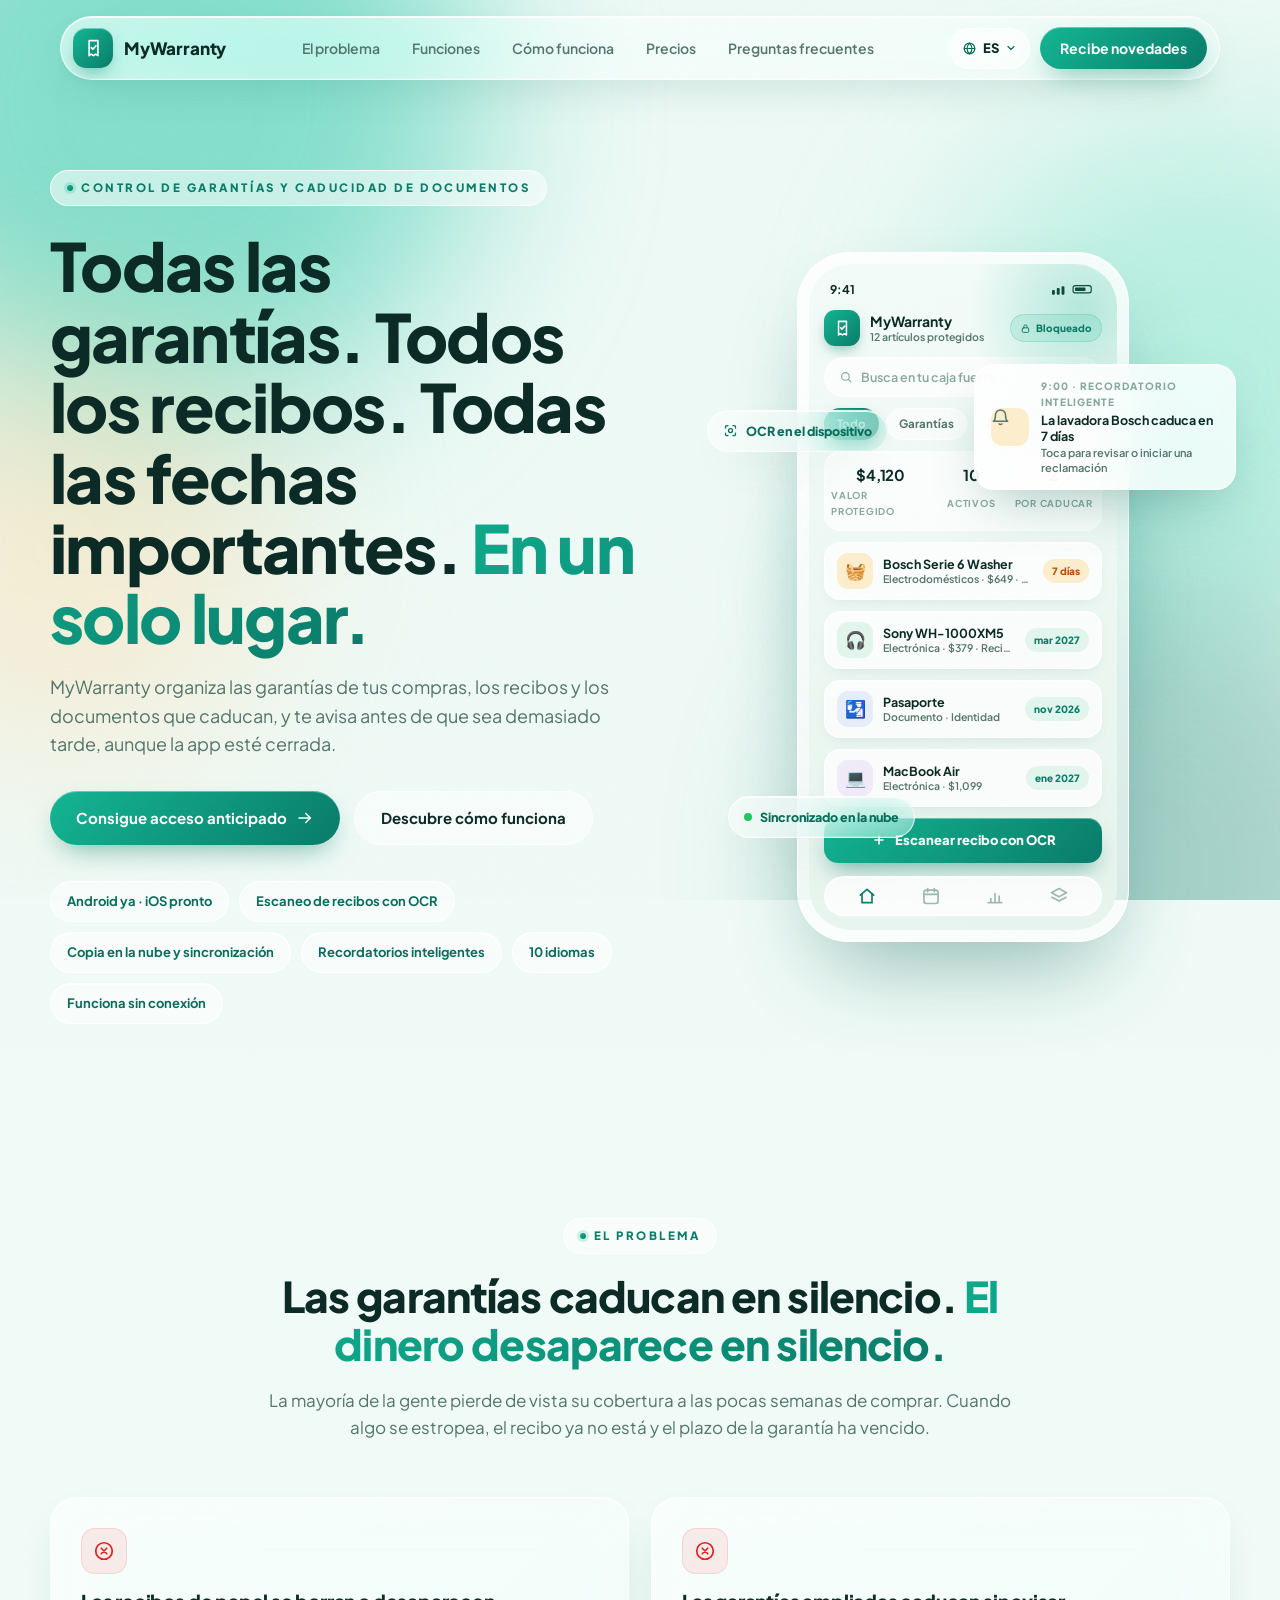
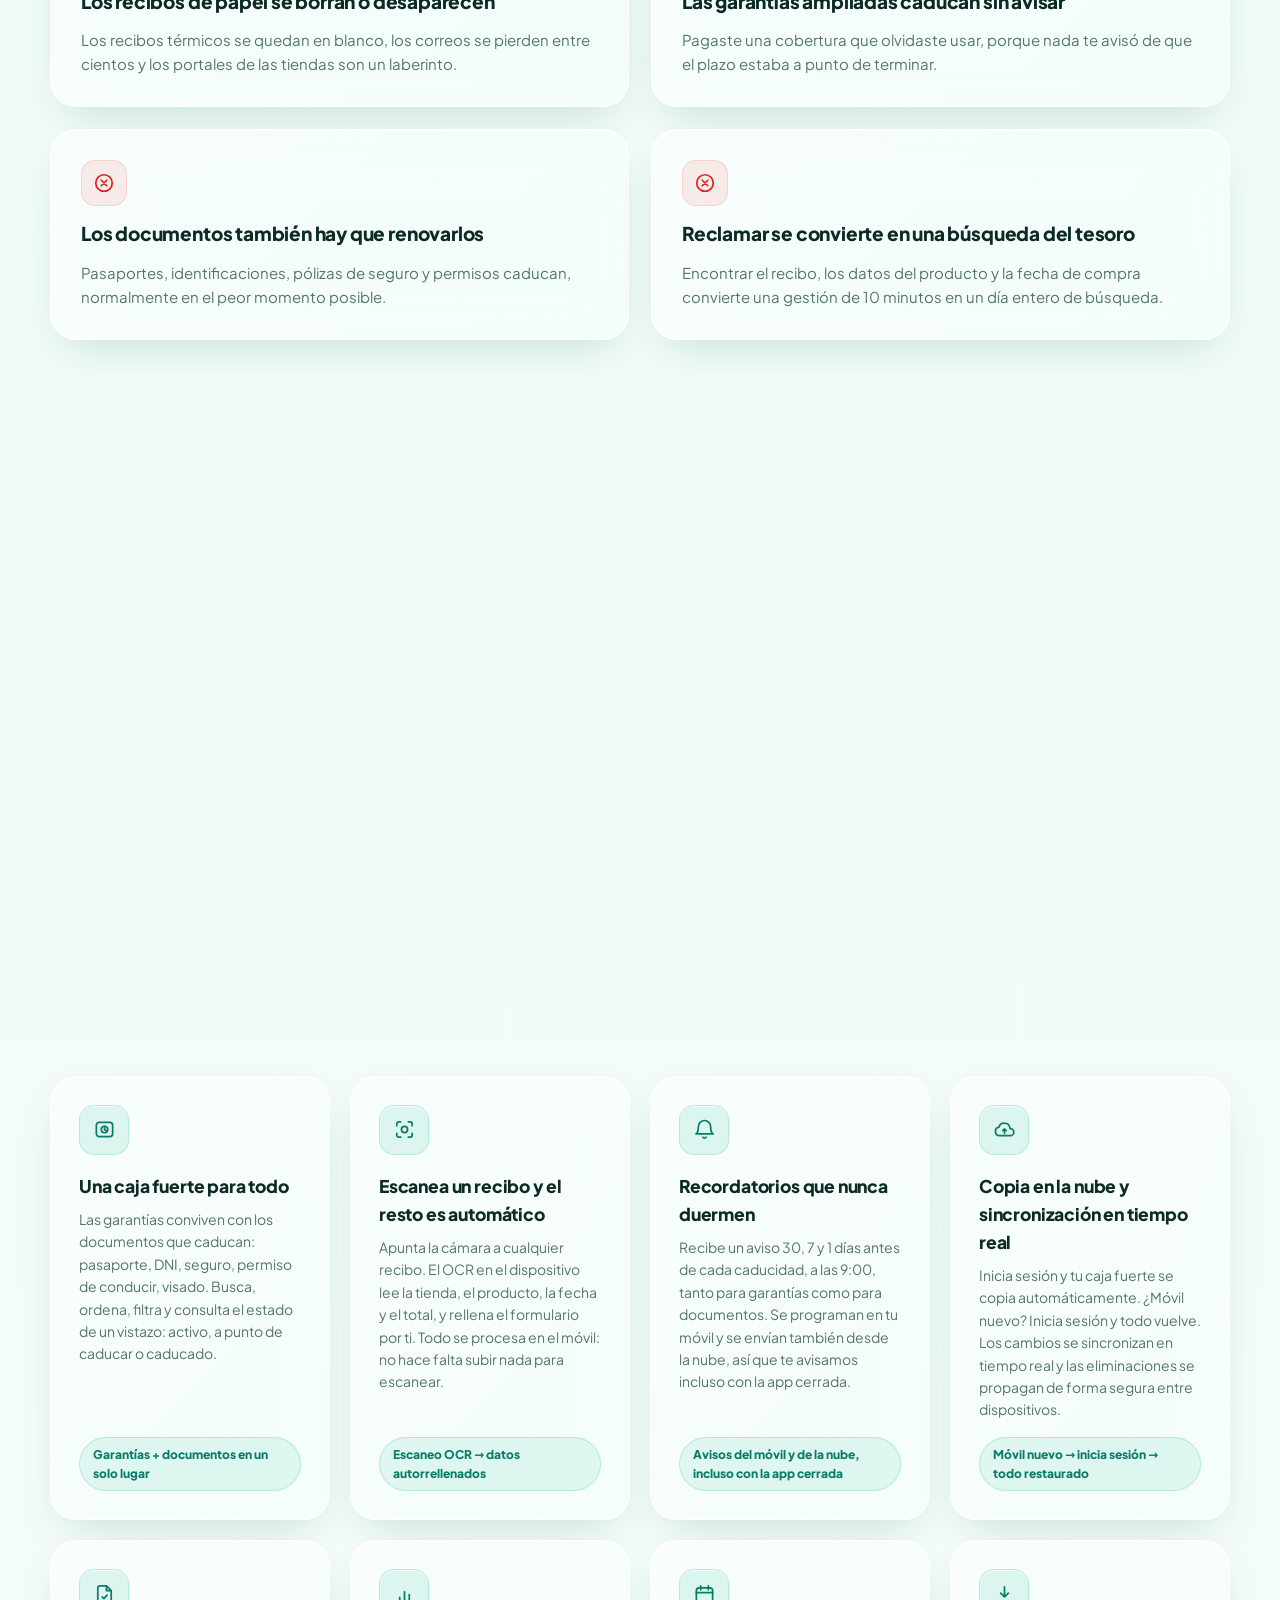
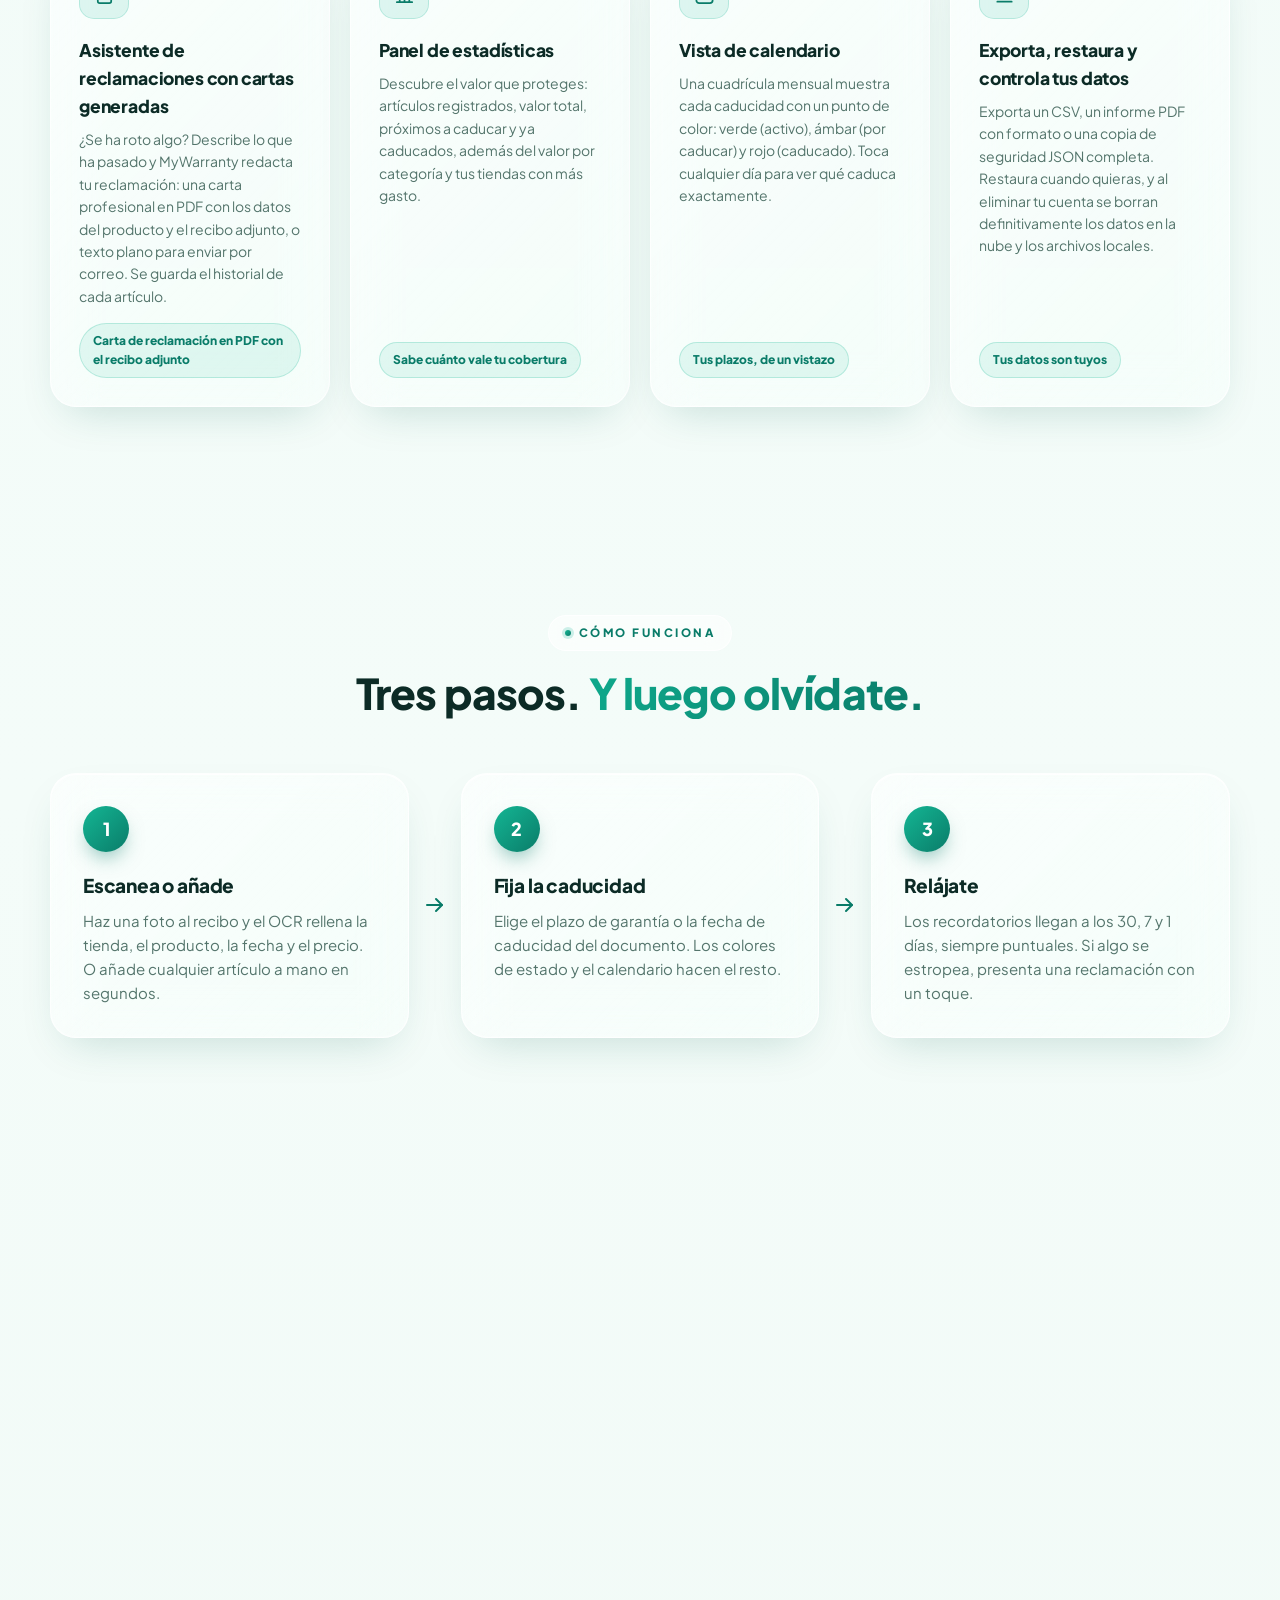
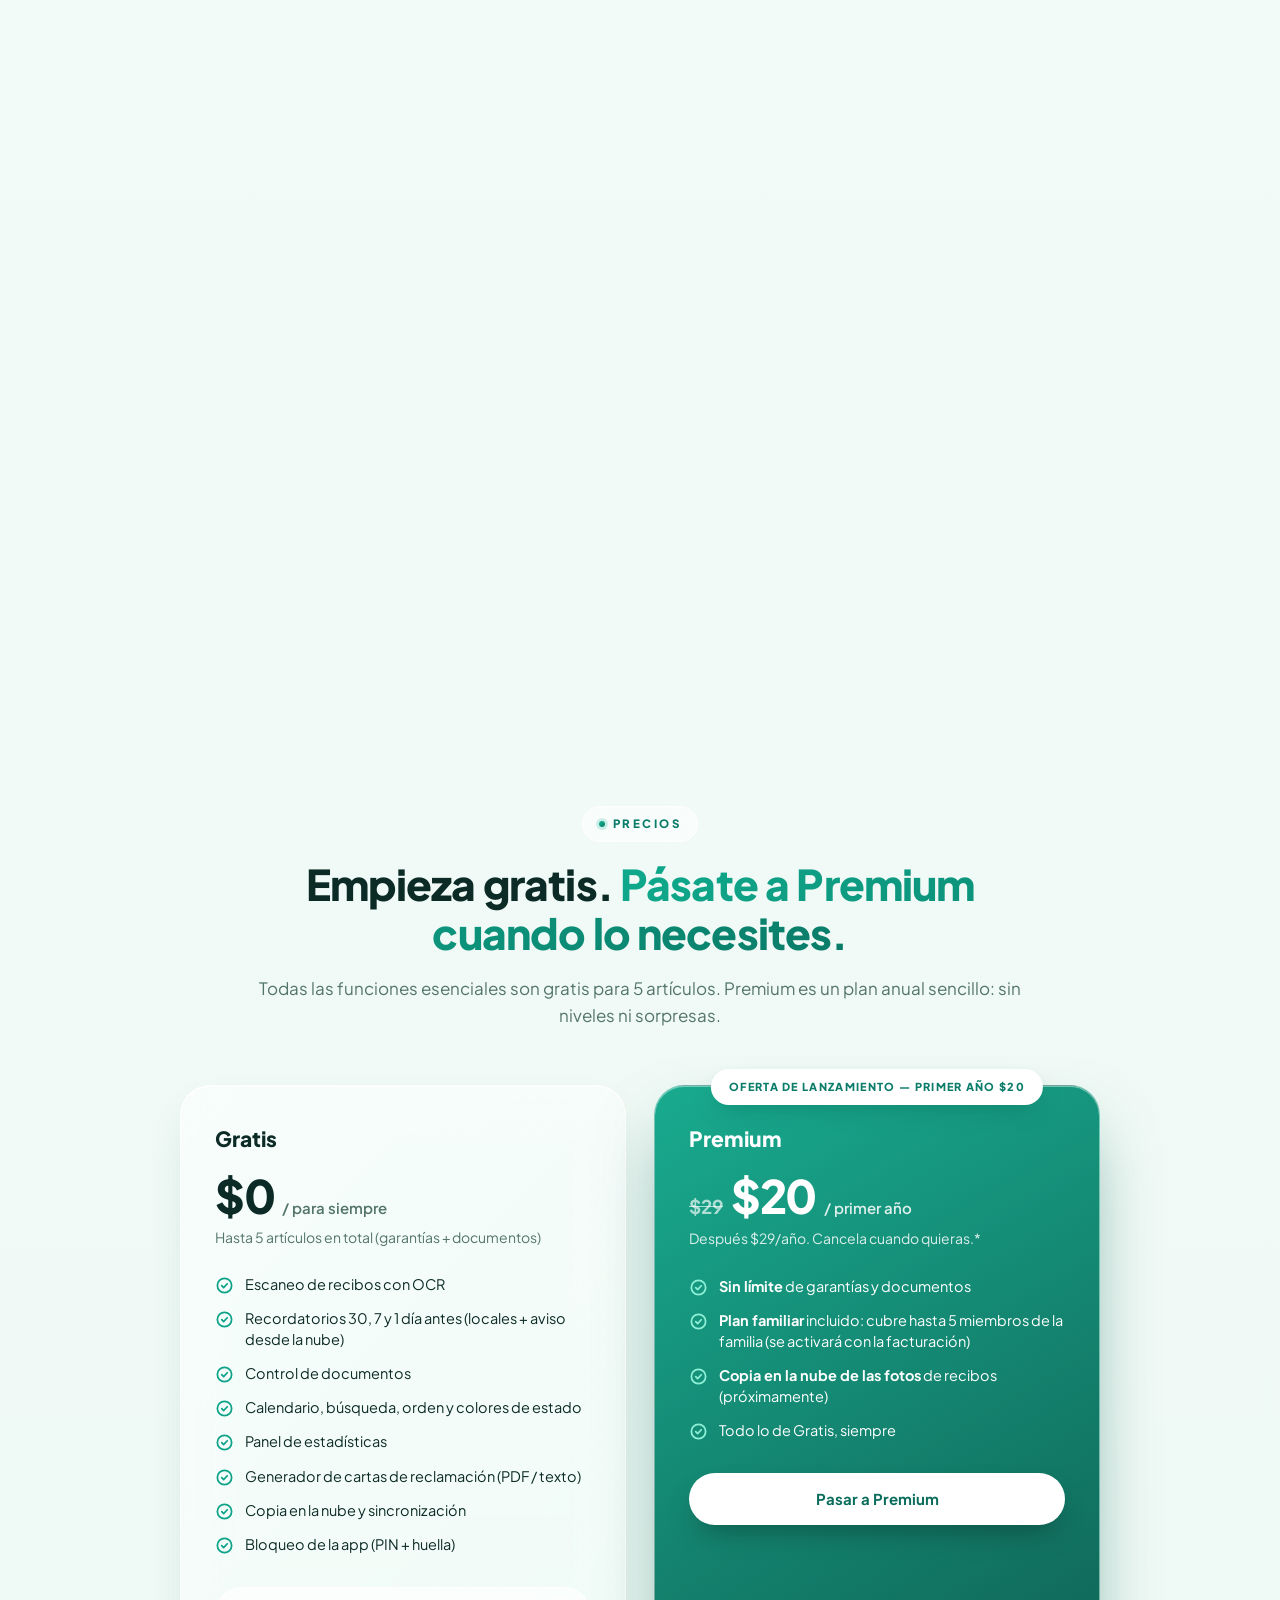
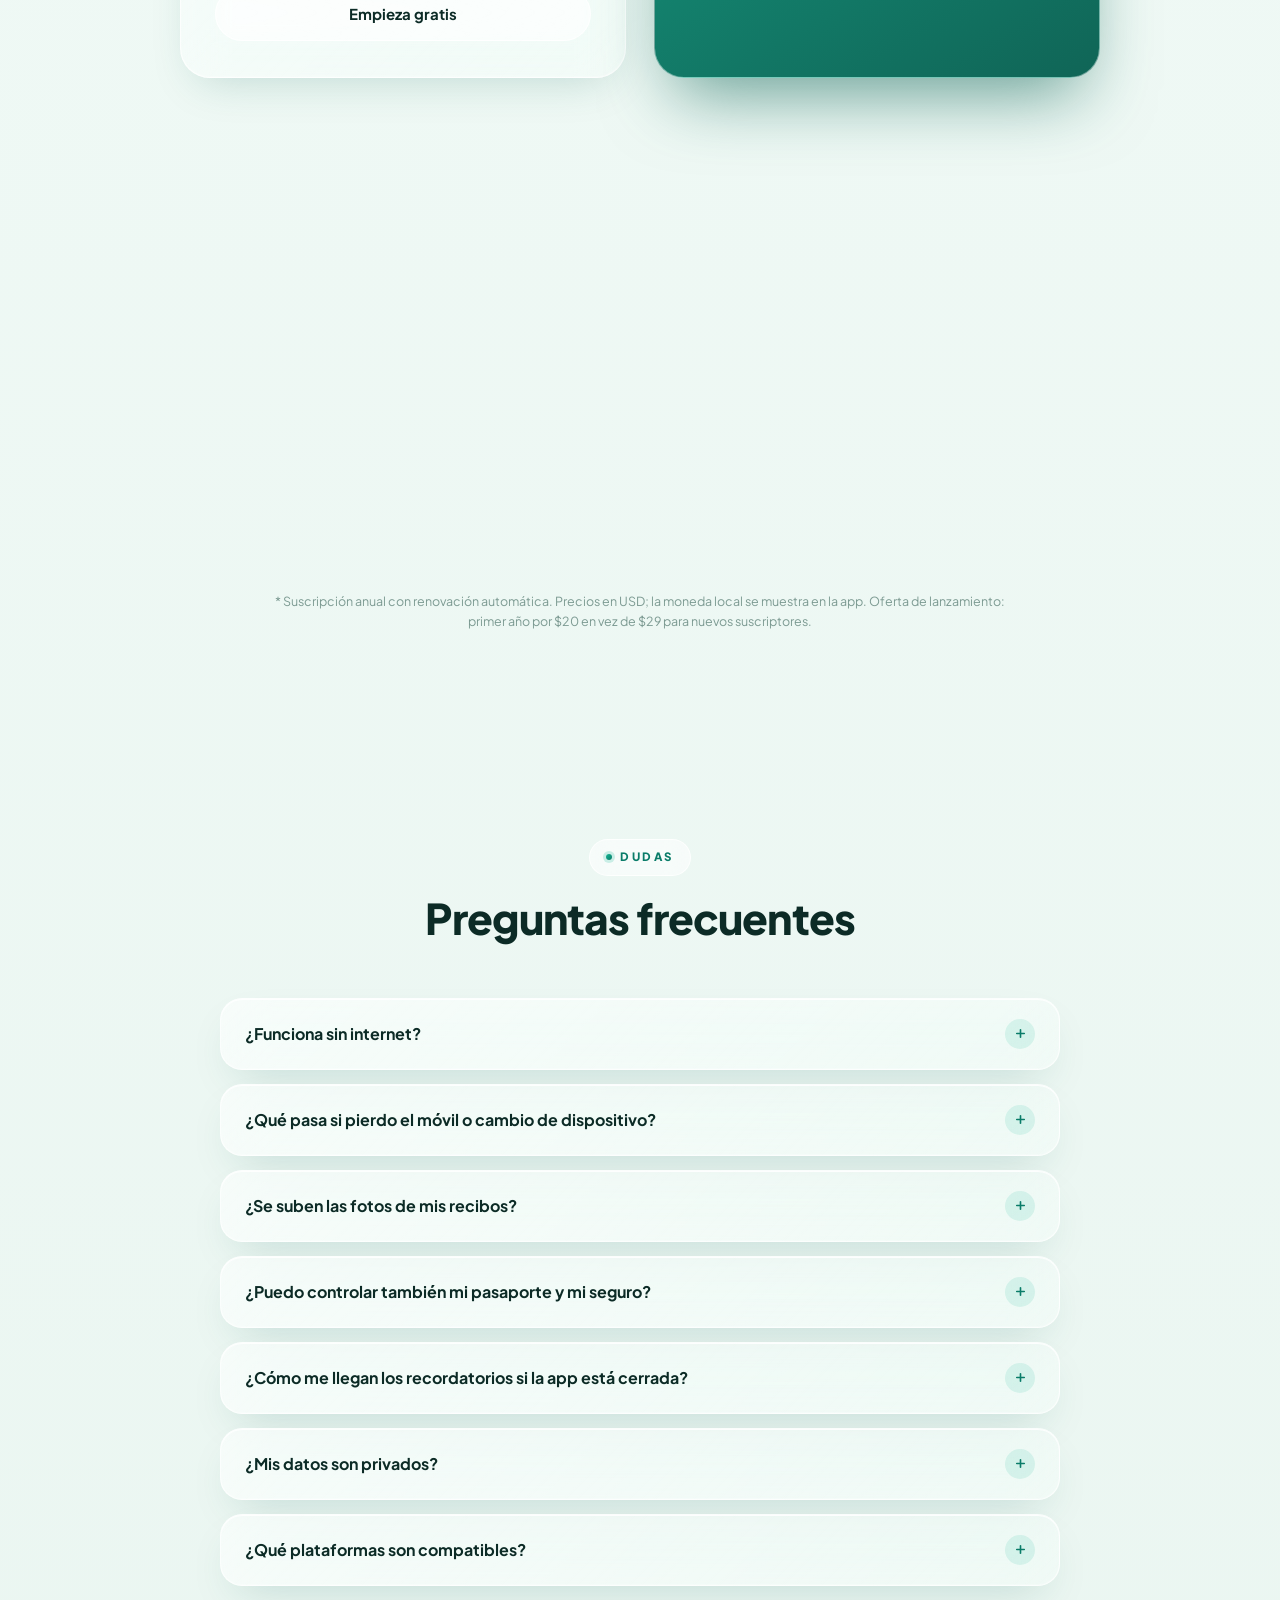
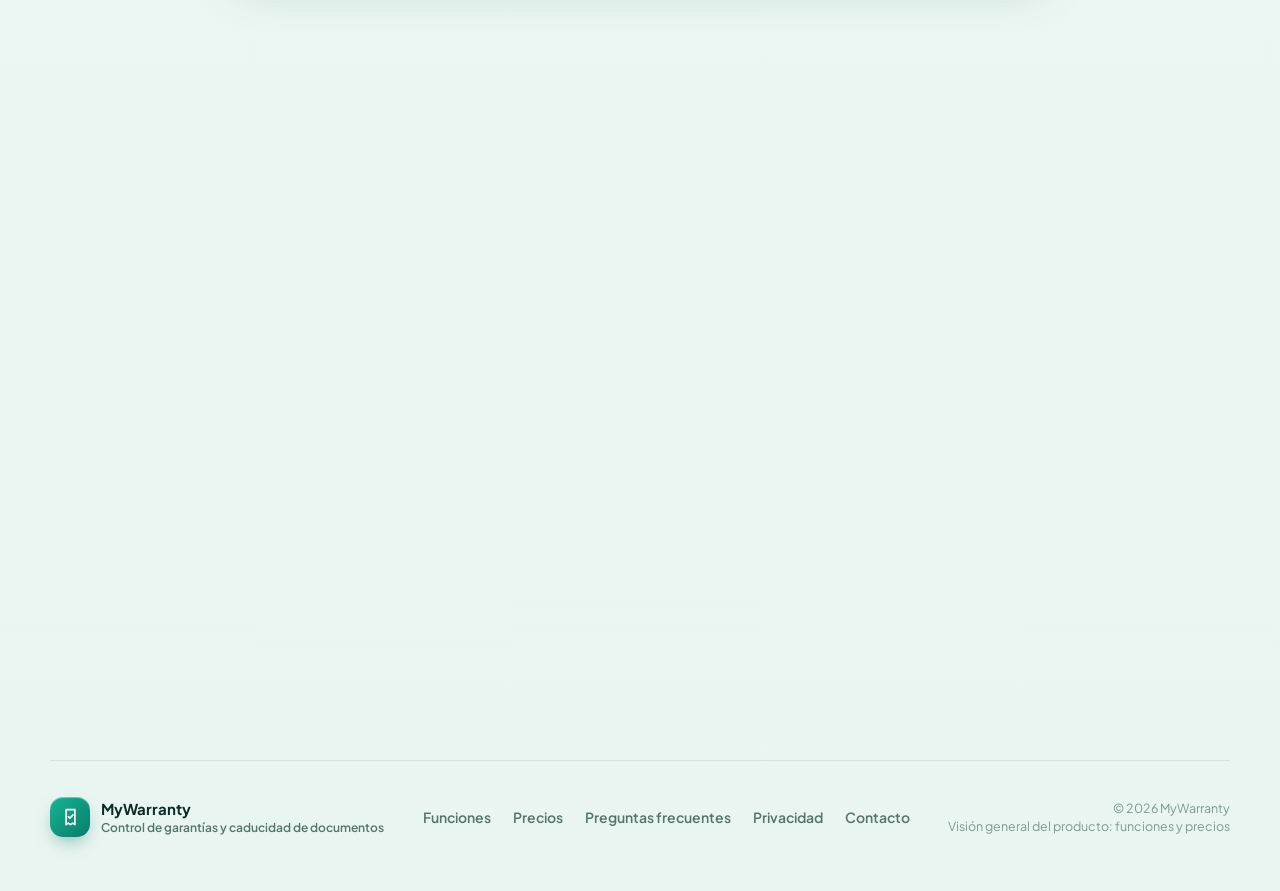
<file: es/index.html>
<!DOCTYPE html>
<html lang="es">
<head>
<meta charset="UTF-8">
<meta name="viewport" content="width=device-width, initial-scale=1.0">
<title>MyWarranty — Gestor de garantías y recibos con recordatorios</title>
<meta name="description" content="Controla tus garantías, recibos y documentos que caducan en un solo lugar. Recibe recordatorios gratis 30, 7 y 1 día antes, incluso con la app cerrada.">
<meta name="robots" content="index, follow, max-image-preview:large, max-snippet:-1, max-video-preview:-1">
<link rel="canonical" href="https://mywarrantyapp.info/es/">
<meta name="theme-color" content="#0ea389">
<meta name="application-name" content="MyWarranty">
<link rel="manifest" href="../site.webmanifest">
<link rel="icon" type="image/svg+xml" href="../assets/favicon.svg">
<link rel="apple-touch-icon" href="../assets/apple-touch-icon.png">
<meta property="og:type" content="website">
<meta property="og:site_name" content="MyWarranty">
<meta property="og:url" content="https://mywarrantyapp.info/es/">
<meta property="og:title" content="MyWarranty — Gestor de garantías y recibos con recordatorios">
<meta property="og:description" content="Controla tus garantías, recibos y documentos que caducan en un solo lugar. Recibe recordatorios gratis 30, 7 y 1 día antes, incluso con la app cerrada.">
<meta property="og:image" content="https://mywarrantyapp.info/assets/og-image.png">
<meta property="og:image:width" content="1200">
<meta property="og:image:height" content="630">
<meta property="og:image:alt" content="MyWarranty — gestor de garantías y caducidad de documentos">
<meta property="og:locale" content="es_ES">
<meta property="og:locale:alternate" content="fr_FR">
<meta property="og:locale:alternate" content="de_DE">
<meta property="og:locale:alternate" content="pt_PT">
<meta property="og:locale:alternate" content="ar_AR">
<meta property="og:locale:alternate" content="zh_CN">
<meta property="og:locale:alternate" content="ja_JP">
<meta property="og:locale:alternate" content="hi_IN">
<meta property="og:locale:alternate" content="nl_NL">
<meta property="og:locale:alternate" content="en_US">
<meta name="twitter:card" content="summary_large_image">
<meta name="twitter:title" content="MyWarranty — Gestor de garantías y recibos con recordatorios">
<meta name="twitter:description" content="Controla las garantías de tus productos, los recibos y los documentos que caducan en un solo lugar. Recibe recordatorios gratis antes de que caduquen, incluso con la app cerrada.">
<meta name="twitter:image" content="https://mywarrantyapp.info/assets/og-image.png">
<link rel="alternate" hreflang="en" href="https://mywarrantyapp.info/">
<link rel="alternate" hreflang="fr" href="https://mywarrantyapp.info/fr/">
<link rel="alternate" hreflang="es" href="https://mywarrantyapp.info/es/">
<link rel="alternate" hreflang="de" href="https://mywarrantyapp.info/de/">
<link rel="alternate" hreflang="pt" href="https://mywarrantyapp.info/pt/">
<link rel="alternate" hreflang="ar" href="https://mywarrantyapp.info/ar/">
<link rel="alternate" hreflang="zh" href="https://mywarrantyapp.info/zh/">
<link rel="alternate" hreflang="ja" href="https://mywarrantyapp.info/ja/">
<link rel="alternate" hreflang="hi" href="https://mywarrantyapp.info/hi/">
<link rel="alternate" hreflang="nl" href="https://mywarrantyapp.info/nl/">
<link rel="alternate" hreflang="x-default" href="https://mywarrantyapp.info/">
<link rel="preload" href="../assets/fonts/pjs-latin.woff2" as="font" type="font/woff2" crossorigin>
<link rel="stylesheet" href="../assets/styles.css">
<script type="application/ld+json">
{
  "@context": "https://schema.org",
  "@graph": [
    {
      "@type": "Organization",
      "@id": "https://mywarrantyapp.info/#org",
      "name": "MyWarranty",
      "url": "https://mywarrantyapp.info/",
      "logo": "https://mywarrantyapp.info/assets/apple-touch-icon.png",
      "email": "mywarrantyapppro@gmail.com"
    },
    {
      "@type": "WebSite",
      "@id": "https://mywarrantyapp.info/#website",
      "url": "https://mywarrantyapp.info/es/",
      "name": "MyWarranty",
      "inLanguage": "es",
      "publisher": { "@id": "https://mywarrantyapp.info/#org" }
    },
    {
      "@type": "SoftwareApplication",
      "@id": "https://mywarrantyapp.info/#app",
      "name": "MyWarranty",
      "applicationCategory": "UtilitiesApplication",
      "operatingSystem": "Android",
      "url": "https://mywarrantyapp.info/",
      "description": "Control de garantías y caducidad de documentos. Escanea recibos con OCR en el dispositivo, controla las fechas de caducidad de garantías y documentos, y recibe recordatorios 30, 7 y 1 días antes de que algo caduque, aunque la app esté cerrada.",
      "inLanguage": "es",
      "availableLanguage": ["English","French","Spanish","German","Portuguese","Arabic","Chinese","Japanese","Hindi","Dutch"],
      "featureList": [
        "Receipt scanning with on-device OCR",
        "Warranty and document expiry tracking",
        "Local and cloud reminders 30, 7 and 1 day before expiry",
        "Cloud backup and real-time sync",
        "Claim letter generator (PDF / text)",
        "Calendar, stats dashboard, export and restore",
        "App lock with PIN and fingerprint",
        "Works offline"
      ],
      "offers": [
        { "@type": "Offer", "name": "Free plan", "price": "0", "priceCurrency": "USD" },
        { "@type": "Offer", "name": "Premium — first year (launch offer)", "price": "20", "priceCurrency": "USD" }
      ],
      "publisher": { "@id": "https://mywarrantyapp.info/#org" }
    },
    {
      "@type": "FAQPage",
      "@id": "https://mywarrantyapp.info/#faq",
      "inLanguage": "es",
      "mainEntity": [
        {
          "@type": "Question",
          "name": "¿Funciona sin internet?",
          "acceptedAnswer": { "@type": "Answer", "text": "Sí. Todo funciona sin conexión: escanear, añadir, editar y los recordatorios. Los cambios se sincronizan con tu cuenta cuando vuelves a tener conexión." }
        },
        {
          "@type": "Question",
          "name": "¿Qué pasa si pierdo el móvil o cambio de dispositivo?",
          "acceptedAnswer": { "@type": "Answer", "text": "Inicia sesión en el dispositivo nuevo y tu caja fuerte se restaura desde la nube: garantías, documentos, ajustes e historial." }
        },
        {
          "@type": "Question",
          "name": "¿Se suben las fotos de mis recibos?",
          "acceptedAnswer": { "@type": "Answer", "text": "Hoy por hoy no: las fotos de los recibos se quedan en tu dispositivo. La copia de fotos en la nube forma parte de Premium y llegará pronto." }
        },
        {
          "@type": "Question",
          "name": "¿Puedo controlar también mi pasaporte y mi seguro?",
          "acceptedAnswer": { "@type": "Answer", "text": "Sí. El control de documentos abarca pasaportes, DNI, pólizas de seguro, permisos de conducir, visados y cualquier otra cosa con fecha de caducidad, con sus propios recordatorios." }
        },
        {
          "@type": "Question",
          "name": "¿Cómo me llegan los recordatorios si la app está cerrada?",
          "acceptedAnswer": { "@type": "Answer", "text": "De dos formas: las notificaciones se programan directamente en tu móvil y, además, un servicio en la nube envía recordatorios a tu dispositivo. Por eso siguen llegando semanas después de la última vez que abriste la app." }
        },
        {
          "@type": "Question",
          "name": "¿Mis datos son privados?",
          "acceptedAnswer": { "@type": "Answer", "text": "Sí. El acceso es estrictamente por cuenta: solo tú puedes leer tu caja fuerte. Además, hay bloqueo de app para tu móvil y, al eliminar tu cuenta, se borran los datos en la nube y los archivos locales." }
        },
        {
          "@type": "Question",
          "name": "¿Qué plataformas son compatibles?",
          "acceptedAnswer": { "@type": "Answer", "text": "Android por ahora. La app de iOS comparte el mismo código y está en desarrollo." }
        }
      ]
    }
  ]
}
</script>
</head>
<body>

<div class="bg" aria-hidden="true">
  <div class="blob b1"></div><div class="blob b2"></div><div class="blob b3"></div><div class="blob b4"></div>
</div>
<div class="grain" aria-hidden="true"></div>

<!-- ============ NAV ============ -->
<header class="nav glass" id="nav">
  <a class="brand" href="#top">
    <span class="brand-mark">
      <svg viewBox="0 0 24 24" fill="none" stroke="currentColor" stroke-width="1.9" stroke-linecap="round" stroke-linejoin="round"><path d="M7 3h10v17.2l-2.5-1.7-2.5 1.7-2.5-1.7L7 20.2V3z"/><path d="M9.5 11l1.8 1.8 3.5-3.8"/></svg>
    </span>
    <span class="brand-name">MyWarranty</span>
  </a>
  <nav class="nav-links" id="navLinks" aria-label="Navegación principal">
    <a href="#problem">El problema</a>
    <a href="#features">Funciones</a>
    <a href="#how">Cómo funciona</a>
    <a href="#pricing">Precios</a>
    <a href="#faq">Preguntas frecuentes</a>
  </nav>
  <div class="nav-cta">
    <div class="lang-switch" id="langSwitch">
      <button class="lang-btn" id="langBtn" aria-expanded="false" aria-haspopup="true" aria-controls="langMenu" aria-label="Cambiar idioma">
        <svg viewBox="0 0 24 24" fill="none" stroke="currentColor" stroke-width="1.9" stroke-linecap="round"><circle cx="12" cy="12" r="8.5"/><path d="M3.5 12h17"/><path d="M12 3.5c2.7 2.3 4 5.2 4 8.5s-1.3 6.2-4 8.5c-2.7-2.3-4-5.2-4-8.5s1.3-6.2 4-8.5z"/></svg>
        <span>ES</span>
        <svg class="chev" viewBox="0 0 24 24" fill="none" stroke="currentColor" stroke-width="2.4" stroke-linecap="round" stroke-linejoin="round"><path d="M6 9l6 6 6-6"/></svg>
      </button>
      <div class="lang-menu" id="langMenu" aria-label="Idioma">
        <a lang="en" hreflang="en" href="../">English</a>
        <a lang="fr" hreflang="fr" href="../fr/">Français</a>
        <a lang="ar" hreflang="ar" href="../ar/">العربية</a>
        <a lang="es" hreflang="es" href="./" class="active" aria-current="true">Español</a>
        <a lang="pt" hreflang="pt" href="../pt/">Português</a>
        <a lang="zh" hreflang="zh" href="../zh/">中文</a>
        <a lang="ja" hreflang="ja" href="../ja/">日本語</a>
        <a lang="hi" hreflang="hi" href="../hi/">हिन्दी</a>
        <a lang="nl" hreflang="nl" href="../nl/">Nederlands</a>
        <a lang="de" hreflang="de" href="../de/">Deutsch</a>
      </div>
    </div>
    <a class="btn btn-primary btn-sm" href="#cta">Recibe novedades</a>
    <button class="burger" id="burger" aria-label="Abrir menú" aria-expanded="false"><span></span><span></span><span></span></button>
  </div>
</header>

<main id="top">

  <!-- ============ HERO ============ -->
  <section class="hero">
    <div class="container hero-grid">
      <div class="hero-copy">
        <span class="eyebrow" data-reveal><span class="dot"></span>Control de garantías y caducidad de documentos</span>
        <h1 data-reveal style="--d:.08s">Todas las garantías. Todos los recibos. Todas las fechas importantes. <span class="hl">En un solo lugar.</span></h1>
        <p class="lead" data-reveal style="--d:.16s">MyWarranty organiza las garantías de tus compras, los recibos y los documentos que caducan, y te avisa antes de que sea demasiado tarde, aunque la app esté cerrada.</p>
        <div class="hero-actions" data-reveal style="--d:.24s">
          <a href="#cta" class="btn btn-primary">Consigue acceso anticipado
            <svg viewBox="0 0 24 24" fill="none" stroke="currentColor" stroke-width="2" stroke-linecap="round" stroke-linejoin="round"><path d="M4 12h15"/><path d="M13 6l6 6-6 6"/></svg>
          </a>
          <a href="#how" class="btn btn-ghost">Descubre cómo funciona</a>
        </div>
        <ul class="hero-chips" data-reveal style="--d:.32s">
          <li>Android ya · iOS pronto</li>
          <li>Escaneo de recibos con OCR</li>
          <li>Copia en la nube y sincronización</li>
          <li>Recordatorios inteligentes</li>
          <li>10 idiomas</li>
          <li>Funciona sin conexión</li>
        </ul>
      </div>

      <div class="hero-visual" data-reveal style="--d:.2s">
        <div class="phone-scene">
          <div class="phone-glow" aria-hidden="true"></div>

          <div class="phone" role="img" aria-label="Vista previa de la app MyWarranty">
            <div class="screen">
              <div class="statusbar">
                <span>9:41</span>
                <svg viewBox="0 0 46 12" fill="currentColor" aria-hidden="true"><rect x="0" y="7" width="3" height="5" rx="1"/><rect x="5" y="5" width="3" height="7" rx="1"/><rect x="10" y="3" width="3" height="9" rx="1"/><rect x="22" y="2.5" width="19" height="7.5" rx="2.2" fill="none" stroke="currentColor" stroke-width="1.2"/><rect x="24" y="4.5" width="11" height="3.5" rx="1"/></svg>
              </div>
              <div class="app-head">
                <span class="app-mark"><svg viewBox="0 0 24 24" fill="none" stroke="currentColor" stroke-width="1.9" stroke-linecap="round" stroke-linejoin="round"><path d="M7 3h10v17.2l-2.5-1.7-2.5 1.7-2.5-1.7L7 20.2V3z"/><path d="M9.5 11l1.8 1.8 3.5-3.8"/></svg></span>
                <div class="app-title"><strong>MyWarranty</strong><span>12 artículos protegidos</span></div>
                <span class="app-lockpill"><svg viewBox="0 0 24 24" fill="none" stroke="currentColor" stroke-width="2" stroke-linecap="round"><rect x="5" y="10.5" width="14" height="10" rx="2.5"/><path d="M8.5 10.5V7.5a3.5 3.5 0 017 0v3"/></svg>Bloqueado</span>
              </div>
              <div class="app-search"><svg viewBox="0 0 24 24" fill="none" stroke="currentColor" stroke-width="2" stroke-linecap="round"><circle cx="11" cy="11" r="6.5"/><path d="M16 16l4.5 4.5"/></svg><span>Busca en tu caja fuerte…</span></div>
              <div class="app-filters"><span class="on">Todo</span><span>Garantías</span><span>Documentos</span></div>
              <div class="app-summary">
                <div><b>$4,120</b><span>Valor protegido</span></div>
                <div><b>10</b><span>Activos</span></div>
                <div><b class="warn">2</b><span>Por caducar</span></div>
              </div>
              <div class="app-item">
                <span class="it-ic" style="--tint:#fdeecd">🧺</span>
                <div class="it-tx"><strong>Bosch Serie 6 Washer</strong><span>Electrodomésticos · $649 · Recibo</span></div>
                <span class="it-st exp">7 días</span>
              </div>
              <div class="app-item">
                <span class="it-ic" style="--tint:#e2f6ee">🎧</span>
                <div class="it-tx"><strong>Sony WH-1000XM5</strong><span>Electrónica · $379 · Recibo</span></div>
                <span class="it-st ok">mar 2027</span>
              </div>
              <div class="app-item">
                <span class="it-ic" style="--tint:#e7eefb">🛂</span>
                <div class="it-tx"><strong>Pasaporte</strong><span>Documento · Identidad</span></div>
                <span class="it-st ok">nov 2026</span>
              </div>
              <div class="app-item">
                <span class="it-ic" style="--tint:#f1ebfa">💻</span>
                <div class="it-tx"><strong>MacBook Air</strong><span>Electrónica · $1,099</span></div>
                <span class="it-st ok">ene 2027</span>
              </div>
              <div class="app-scan"><svg viewBox="0 0 24 24" fill="none" stroke="currentColor" stroke-width="2.4" stroke-linecap="round"><path d="M12 6v12M6 12h12"/></svg>Escanear recibo con OCR</div>
              <div class="app-tabbar" aria-hidden="true">
                <svg class="act" viewBox="0 0 24 24" fill="none" stroke="currentColor" stroke-width="2" stroke-linecap="round" stroke-linejoin="round"><path d="M4 11l8-7 8 7"/><path d="M6 9.5V20h12V9.5"/></svg>
                <svg viewBox="0 0 24 24" fill="none" stroke="currentColor" stroke-width="2" stroke-linecap="round"><rect x="3.5" y="5" width="17" height="16" rx="3"/><path d="M3.5 10h17M8 3v4M16 3v4"/></svg>
                <svg viewBox="0 0 24 24" fill="none" stroke="currentColor" stroke-width="2" stroke-linecap="round"><path d="M4 20h16M7 20v-5M12 20V9M17 20v-8"/></svg>
                <svg viewBox="0 0 24 24" fill="none" stroke="currentColor" stroke-width="2" stroke-linecap="round" stroke-linejoin="round"><path d="M12 3l9 5-9 5-9-5z"/><path d="M3.5 13.5L12 18l8.5-4.5"/></svg>
              </div>
            </div>
          </div>

          <div class="float-notif glass-strong" aria-hidden="true">
            <span class="fn-ic"><svg viewBox="0 0 24 24" fill="none" stroke="currentColor" stroke-width="1.9" stroke-linecap="round" stroke-linejoin="round"><path d="M18.4 9a6.4 6.4 0 10-12.8 0c0 6-2.6 7.6-2.6 7.6h18s-2.6-1.6-2.6-7.6"/><path d="M13.7 20a2 2 0 01-3.4 0"/></svg></span>
            <div>
              <small>9:00 · Recordatorio inteligente</small>
              <strong>La lavadora Bosch caduca en 7 días</strong>
              <span>Toca para revisar o iniciar una reclamación</span>
            </div>
          </div>
          <div class="float-chip glass fc-1" aria-hidden="true">
            <svg viewBox="0 0 24 24" fill="none" stroke="currentColor" stroke-width="2" stroke-linecap="round" stroke-linejoin="round"><path d="M4 8V6a2 2 0 012-2h2M16 4h2a2 2 0 012 2v2M20 16v2a2 2 0 01-2 2h-2M8 20H6a2 2 0 01-2-2v-2"/><circle cx="12" cy="12" r="3.2"/></svg>
            OCR en el dispositivo
          </div>
          <div class="float-chip glass fc-2" aria-hidden="true"><span class="pulse"></span>Sincronizado en la nube</div>
        </div>
      </div>
    </div>
  </section>

  <!-- ============ PROBLEM ============ -->
  <section class="section" id="problem">
    <div class="container">
      <div class="section-head" data-reveal>
        <span class="eyebrow"><span class="dot"></span>El problema</span>
        <h2>Las garantías caducan en silencio. <span class="hl">El dinero desaparece en silencio.</span></h2>
        <p>La mayoría de la gente pierde de vista su cobertura a las pocas semanas de comprar. Cuando algo se estropea, el recibo ya no está y el plazo de la garantía ha vencido.</p>
      </div>

      <div class="problem-grid" data-reveal-group>
        <article class="p-card glass glow-card">
          <span class="p-ic"><svg viewBox="0 0 24 24" fill="none" stroke="currentColor" stroke-width="1.9" stroke-linecap="round"><circle cx="12" cy="12" r="9"/><path d="M9 9l6 6M15 9l-6 6"/></svg></span>
          <h3>Los recibos de papel se borran o desaparecen</h3>
          <p>Los recibos térmicos se quedan en blanco, los correos se pierden entre cientos y los portales de las tiendas son un laberinto.</p>
        </article>
        <article class="p-card glass glow-card">
          <span class="p-ic"><svg viewBox="0 0 24 24" fill="none" stroke="currentColor" stroke-width="1.9" stroke-linecap="round"><circle cx="12" cy="12" r="9"/><path d="M9 9l6 6M15 9l-6 6"/></svg></span>
          <h3>Las garantías ampliadas caducan sin avisar</h3>
          <p>Pagaste una cobertura que olvidaste usar, porque nada te avisó de que el plazo estaba a punto de terminar.</p>
        </article>
        <article class="p-card glass glow-card">
          <span class="p-ic"><svg viewBox="0 0 24 24" fill="none" stroke="currentColor" stroke-width="1.9" stroke-linecap="round"><circle cx="12" cy="12" r="9"/><path d="M9 9l6 6M15 9l-6 6"/></svg></span>
          <h3>Los documentos también hay que renovarlos</h3>
          <p>Pasaportes, identificaciones, pólizas de seguro y permisos caducan, normalmente en el peor momento posible.</p>
        </article>
        <article class="p-card glass glow-card">
          <span class="p-ic"><svg viewBox="0 0 24 24" fill="none" stroke="currentColor" stroke-width="1.9" stroke-linecap="round"><circle cx="12" cy="12" r="9"/><path d="M9 9l6 6M15 9l-6 6"/></svg></span>
          <h3>Reclamar se convierte en una búsqueda del tesoro</h3>
          <p>Encontrar el recibo, los datos del producto y la fecha de compra convierte una gestión de 10 minutos en un día entero de búsqueda.</p>
        </article>
      </div>

      <div class="fix-banner" data-reveal>
        <div>
          <span class="eyebrow eyebrow-light fix-badge"><span class="dot"></span>La solución</span>
          <h3>MyWarranty soluciona los cuatro problemas.</h3>
          <p>Escanea un recibo una vez: MyWarranty lo lee, lo archiva, vigila el calendario y te avisa antes de que algo caduque. Tu caja fuerte se copia en tu cuenta, así que perder el móvil nunca significa perder la cobertura.</p>
        </div>
        <div class="tl" aria-label="Cronología de recordatorios">
          <div class="tl-step"><span class="tl-dot">30</span><small>días antes</small></div>
          <span class="tl-line"></span>
          <div class="tl-step"><span class="tl-dot">7</span><small>días antes</small></div>
          <span class="tl-line"></span>
          <div class="tl-step"><span class="tl-dot">1</span><small>día antes</small></div>
          <span class="tl-line"></span>
          <div class="tl-step"><span class="tl-dot"><svg viewBox="0 0 24 24" fill="none" stroke="currentColor" stroke-width="1.9" stroke-linecap="round" stroke-linejoin="round"><path d="M18.4 9a6.4 6.4 0 10-12.8 0c0 6-2.6 7.6-2.6 7.6h18s-2.6-1.6-2.6-7.6"/><path d="M13.7 20a2 2 0 01-3.4 0"/></svg></span><small>llega el recordatorio</small></div>
        </div>
      </div>
    </div>
  </section>

  <!-- ============ FEATURES ============ -->
  <section class="section" id="features">
    <div class="container">
      <div class="section-head" data-reveal>
        <span class="eyebrow"><span class="dot"></span>Funciones</span>
        <h2>Diseñada para que olvidar sea <span class="hl">imposible</span></h2>
      </div>

      <div class="feat-grid" data-reveal-group>
        <article class="f-card glass glow-card">
          <span class="f-ic"><svg viewBox="0 0 24 24" fill="none" stroke="currentColor" stroke-width="1.8" stroke-linecap="round" stroke-linejoin="round"><rect x="3.5" y="4.5" width="17" height="15" rx="3"/><circle cx="12" cy="12" r="3.4"/><path d="M12 8.6V12l1.7 1.3"/></svg></span>
          <h3>Una caja fuerte para todo</h3>
          <p>Las garantías conviven con los documentos que caducan: pasaporte, DNI, seguro, permiso de conducir, visado. Busca, ordena, filtra y consulta el estado de un vistazo: activo, a punto de caducar o caducado.</p>
          <span class="tag">Garantías + documentos en un solo lugar</span>
        </article>
        <article class="f-card glass glow-card">
          <span class="f-ic"><svg viewBox="0 0 24 24" fill="none" stroke="currentColor" stroke-width="1.8" stroke-linecap="round" stroke-linejoin="round"><path d="M4 8V6a2 2 0 012-2h2M16 4h2a2 2 0 012 2v2M20 16v2a2 2 0 01-2 2h-2M8 20H6a2 2 0 01-2-2v-2"/><circle cx="12" cy="12" r="3.2"/></svg></span>
          <h3>Escanea un recibo y el resto es automático</h3>
          <p>Apunta la cámara a cualquier recibo. El OCR en el dispositivo lee la tienda, el producto, la fecha y el total, y rellena el formulario por ti. Todo se procesa en el móvil: no hace falta subir nada para escanear.</p>
          <span class="tag">Escaneo OCR → datos autorrellenados</span>
        </article>
        <article class="f-card glass glow-card">
          <span class="f-ic"><svg viewBox="0 0 24 24" fill="none" stroke="currentColor" stroke-width="1.8" stroke-linecap="round" stroke-linejoin="round"><path d="M18.4 9a6.4 6.4 0 10-12.8 0c0 6-2.6 7.6-2.6 7.6h18s-2.6-1.6-2.6-7.6"/><path d="M13.7 20a2 2 0 01-3.4 0"/></svg></span>
          <h3>Recordatorios que nunca duermen</h3>
          <p>Recibe un aviso 30, 7 y 1 días antes de cada caducidad, a las 9:00, tanto para garantías como para documentos. Se programan en tu móvil y se envían también desde la nube, así que te avisamos incluso con la app cerrada.</p>
          <span class="tag">Avisos del móvil y de la nube, incluso con la app cerrada</span>
        </article>
        <article class="f-card glass glow-card">
          <span class="f-ic"><svg viewBox="0 0 24 24" fill="none" stroke="currentColor" stroke-width="1.8" stroke-linecap="round" stroke-linejoin="round"><path d="M7 18.5a4.5 4.5 0 01-.9-8.9A6 6 0 0117.8 11h.2a3.75 3.75 0 010 7.5H7z"/><path d="M12 16v-4.5M10.2 13.2L12 11.4l1.8 1.8"/></svg></span>
          <h3>Copia en la nube y sincronización en tiempo real</h3>
          <p>Inicia sesión y tu caja fuerte se copia automáticamente. ¿Móvil nuevo? Inicia sesión y todo vuelve. Los cambios se sincronizan en tiempo real y las eliminaciones se propagan de forma segura entre dispositivos.</p>
          <span class="tag">Móvil nuevo → inicia sesión → todo restaurado</span>
        </article>
        <article class="f-card glass glow-card">
          <span class="f-ic"><svg viewBox="0 0 24 24" fill="none" stroke="currentColor" stroke-width="1.8" stroke-linecap="round" stroke-linejoin="round"><path d="M14 3H7a2 2 0 00-2 2v14a2 2 0 002 2h10a2 2 0 002-2V8z"/><path d="M14 3v5h5"/><path d="M9.5 14.5l1.8 1.8 3.4-3.6"/></svg></span>
          <h3>Asistente de reclamaciones con cartas generadas</h3>
          <p>¿Se ha roto algo? Describe lo que ha pasado y MyWarranty redacta tu reclamación: una carta profesional en PDF con los datos del producto y el recibo adjunto, o texto plano para enviar por correo. Se guarda el historial de cada artículo.</p>
          <span class="tag">Carta de reclamación en PDF con el recibo adjunto</span>
        </article>
        <article class="f-card glass glow-card">
          <span class="f-ic"><svg viewBox="0 0 24 24" fill="none" stroke="currentColor" stroke-width="1.8" stroke-linecap="round"><path d="M4 20h16"/><path d="M7 20v-5M12 20V9M17 20v-8"/></svg></span>
          <h3>Panel de estadísticas</h3>
          <p>Descubre el valor que proteges: artículos registrados, valor total, próximos a caducar y ya caducados, además del valor por categoría y tus tiendas con más gasto.</p>
          <span class="tag">Sabe cuánto vale tu cobertura</span>
        </article>
        <article class="f-card glass glow-card">
          <span class="f-ic"><svg viewBox="0 0 24 24" fill="none" stroke="currentColor" stroke-width="1.8" stroke-linecap="round"><rect x="3.5" y="5" width="17" height="16" rx="3"/><path d="M3.5 10h17M8 3v4M16 3v4"/></svg></span>
          <h3>Vista de calendario</h3>
          <p>Una cuadrícula mensual muestra cada caducidad con un punto de color: verde (activo), ámbar (por caducar) y rojo (caducado). Toca cualquier día para ver qué caduca exactamente.</p>
          <span class="tag">Tus plazos, de un vistazo</span>
        </article>
        <article class="f-card glass glow-card">
          <span class="f-ic"><svg viewBox="0 0 24 24" fill="none" stroke="currentColor" stroke-width="1.8" stroke-linecap="round" stroke-linejoin="round"><path d="M12 4v10M8 10.5l4 4 4-4"/><path d="M4.5 19.5h15"/></svg></span>
          <h3>Exporta, restaura y controla tus datos</h3>
          <p>Exporta un CSV, un informe PDF con formato o una copia de seguridad JSON completa. Restaura cuando quieras, y al eliminar tu cuenta se borran definitivamente los datos en la nube y los archivos locales.</p>
          <span class="tag">Tus datos son tuyos</span>
        </article>
      </div>
    </div>
  </section>

  <!-- ============ HOW IT WORKS ============ -->
  <section class="section" id="how">
    <div class="container">
      <div class="section-head" data-reveal>
        <span class="eyebrow"><span class="dot"></span>Cómo funciona</span>
        <h2>Tres pasos. <span class="hl">Y luego olvídate.</span></h2>
      </div>
      <div class="steps" data-reveal-group>
        <article class="step glass glow-card">
          <span class="step-num">1</span>
          <h3>Escanea o añade</h3>
          <p>Haz una foto al recibo y el OCR rellena la tienda, el producto, la fecha y el precio. O añade cualquier artículo a mano en segundos.</p>
        </article>
        <span class="step-arrow" aria-hidden="true"><svg viewBox="0 0 24 24" fill="none" stroke="currentColor" stroke-width="2" stroke-linecap="round" stroke-linejoin="round"><path d="M4 12h15"/><path d="M13 6l6 6-6 6"/></svg></span>
        <article class="step glass glow-card">
          <span class="step-num">2</span>
          <h3>Fija la caducidad</h3>
          <p>Elige el plazo de garantía o la fecha de caducidad del documento. Los colores de estado y el calendario hacen el resto.</p>
        </article>
        <span class="step-arrow" aria-hidden="true"><svg viewBox="0 0 24 24" fill="none" stroke="currentColor" stroke-width="2" stroke-linecap="round" stroke-linejoin="round"><path d="M4 12h15"/><path d="M13 6l6 6-6 6"/></svg></span>
        <article class="step glass glow-card">
          <span class="step-num">3</span>
          <h3>Relájate</h3>
          <p>Los recordatorios llegan a los 30, 7 y 1 días, siempre puntuales. Si algo se estropea, presenta una reclamación con un toque.</p>
        </article>
      </div>
    </div>
  </section>

  <!-- ============ PRIVACY & PERSONALIZATION ============ -->
  <section class="section" id="privacy">
    <div class="container">
      <div class="section-head" data-reveal>
        <span class="eyebrow"><span class="dot"></span>Privacidad y personalización</span>
        <h2>Privada por diseño. <span class="hl">Tuya en todos los idiomas.</span></h2>
      </div>

      <div class="priv-grid" data-reveal-group>
        <article class="v-card glass glow-card">
          <span class="v-ic"><svg viewBox="0 0 24 24" fill="none" stroke="currentColor" stroke-width="1.8" stroke-linecap="round"><rect x="5" y="10.5" width="14" height="10" rx="2.5"/><path d="M8.5 10.5V7.5a3.5 3.5 0 017 0v3"/></svg></span>
          <span class="pin" aria-hidden="true"><i class="f"></i><i class="f"></i><i></i><i></i></span>
          <h3>Bloqueo de la app</h3>
          <p>Protege tu caja fuerte con un PIN de 4 dígitos y desbloqueo por huella. La app se bloquea sola 10 segundos después de que la dejes y, tras demasiados intentos fallidos, se bloquea por completo.</p>
        </article>
        <article class="v-card glass glow-card">
          <span class="v-ic"><svg viewBox="0 0 24 24" fill="none" stroke="currentColor" stroke-width="1.8" stroke-linecap="round" stroke-linejoin="round"><path d="M12 3l7.5 3v5.5c0 4.8-3.2 7.7-7.5 9.5-4.3-1.8-7.5-4.7-7.5-9.5V6z"/><path d="M9 12l2 2 4-4.5"/></svg></span>
          <h3>Tu cuenta, tus datos</h3>
          <p>Cada cuenta solo puede leer su propia caja fuerte. Las fotos de los recibos se quedan en tu dispositivo: no se suben. Al eliminar tu cuenta se borran los datos en la nube, los archivos locales y la propia cuenta.</p>
        </article>
        <article class="v-card glass glow-card">
          <span class="v-ic"><svg viewBox="0 0 24 24" fill="none" stroke="currentColor" stroke-width="1.8" stroke-linecap="round"><circle cx="12" cy="12" r="8.5"/><path d="M3.5 12h17"/><path d="M12 3.5c2.7 2.3 4 5.2 4 8.5s-1.3 6.2-4 8.5c-2.7-2.3-4-5.2-4-8.5s1.3-6.2 4-8.5z"/></svg></span>
          <div class="langs" aria-label="Idiomas disponibles"><span lang="en">English</span><span lang="fr">Français</span><span lang="ar" dir="rtl">العربية</span><span lang="es">Español</span><span lang="pt">Português</span><span lang="zh">中文</span><span lang="ja">日本語</span><span lang="hi">हिन्दी</span><span lang="nl">Nederlands</span><span lang="de">Deutsch</span></div>
          <h3>10 idiomas y formatos locales</h3>
          <p>Con compatibilidad de derecha a izquierda para el árabe. Los precios se muestran automáticamente en la moneda de tu país.</p>
        </article>
        <article class="v-card glass glow-card">
          <span class="v-ic"><svg viewBox="0 0 24 24" fill="none" stroke="currentColor" stroke-width="1.8" stroke-linecap="round" stroke-linejoin="round"><path d="M20 13.5A8 8 0 1110.5 4 6.5 6.5 0 0020 13.5z"/></svg></span>
          <span class="mini-toggle" aria-hidden="true"><span class="knob"></span></span>
          <h3>Modo oscuro</h3>
          <p>Un tema oscuro cuidado al detalle sigue el ajuste de tu sistema, o mantén el modo claro u oscuro, tú eliges. Al instante, en todas partes.</p>
        </article>
        <article class="v-card glass glow-card" style="grid-column:1/-1;flex-direction:row;align-items:center;gap:20px">
          <span class="v-ic" style="flex-shrink:0"><svg viewBox="0 0 24 24" fill="none" stroke="currentColor" stroke-width="1.8" stroke-linecap="round"><path d="M4 9.5a12 12 0 0116 0"/><path d="M7 13a8 8 0 0110 0"/><path d="M10 16.5a4 4 0 014 0"/><circle cx="12" cy="19.5" r="1" fill="currentColor" stroke="none"/></svg></span>
          <div>
            <h3>Funciona sin conexión y se sincroniza cuando puede</h3>
            <p style="margin-top:6px">Añade, edita y escanea sin conexión: todo se guarda primero en el dispositivo. Cuando vuelvas a tener conexión, los cambios se sincronizan solos con tu cuenta. Tu caja fuerte nunca se bloquea por falta de señal.</p>
          </div>
        </article>
      </div>
    </div>
  </section>

  <!-- ============ PRICING ============ -->
  <section class="section" id="pricing">
    <div class="container">
      <div class="section-head" data-reveal>
        <span class="eyebrow"><span class="dot"></span>Precios</span>
        <h2>Empieza gratis. <span class="hl">Pásate a Premium cuando lo necesites.</span></h2>
        <p>Todas las funciones esenciales son gratis para 5 artículos. Premium es un plan anual sencillo: sin niveles ni sorpresas.</p>
      </div>

      <div class="plans" data-reveal-group>
        <article class="plan glass glow-card">
          <h3>Gratis</h3>
          <div class="price"><b>$0</b><span>/ para siempre</span></div>
          <p class="plan-sub">Hasta 5 artículos en total (garantías + documentos)</p>
          <ul>
            <li><svg viewBox="0 0 24 24" fill="none" stroke="currentColor" stroke-width="2.2" stroke-linecap="round" stroke-linejoin="round"><circle cx="12" cy="12" r="9"/><path d="M8.5 12.2l2.4 2.4 4.6-4.8"/></svg>Escaneo de recibos con OCR</li>
            <li><svg viewBox="0 0 24 24" fill="none" stroke="currentColor" stroke-width="2.2" stroke-linecap="round" stroke-linejoin="round"><circle cx="12" cy="12" r="9"/><path d="M8.5 12.2l2.4 2.4 4.6-4.8"/></svg>Recordatorios 30, 7 y 1 día antes (locales + aviso desde la nube)</li>
            <li><svg viewBox="0 0 24 24" fill="none" stroke="currentColor" stroke-width="2.2" stroke-linecap="round" stroke-linejoin="round"><circle cx="12" cy="12" r="9"/><path d="M8.5 12.2l2.4 2.4 4.6-4.8"/></svg>Control de documentos</li>
            <li><svg viewBox="0 0 24 24" fill="none" stroke="currentColor" stroke-width="2.2" stroke-linecap="round" stroke-linejoin="round"><circle cx="12" cy="12" r="9"/><path d="M8.5 12.2l2.4 2.4 4.6-4.8"/></svg>Calendario, búsqueda, orden y colores de estado</li>
            <li><svg viewBox="0 0 24 24" fill="none" stroke="currentColor" stroke-width="2.2" stroke-linecap="round" stroke-linejoin="round"><circle cx="12" cy="12" r="9"/><path d="M8.5 12.2l2.4 2.4 4.6-4.8"/></svg>Panel de estadísticas</li>
            <li><svg viewBox="0 0 24 24" fill="none" stroke="currentColor" stroke-width="2.2" stroke-linecap="round" stroke-linejoin="round"><circle cx="12" cy="12" r="9"/><path d="M8.5 12.2l2.4 2.4 4.6-4.8"/></svg>Generador de cartas de reclamación (PDF / texto)</li>
            <li><svg viewBox="0 0 24 24" fill="none" stroke="currentColor" stroke-width="2.2" stroke-linecap="round" stroke-linejoin="round"><circle cx="12" cy="12" r="9"/><path d="M8.5 12.2l2.4 2.4 4.6-4.8"/></svg>Copia en la nube y sincronización</li>
            <li><svg viewBox="0 0 24 24" fill="none" stroke="currentColor" stroke-width="2.2" stroke-linecap="round" stroke-linejoin="round"><circle cx="12" cy="12" r="9"/><path d="M8.5 12.2l2.4 2.4 4.6-4.8"/></svg>Bloqueo de la app (PIN + huella)</li>
          </ul>
          <a href="#cta" class="btn btn-ghost btn-block">Empieza gratis</a>
        </article>

        <article class="plan plan-pro">
          <span class="launch-badge">Oferta de lanzamiento — primer año $20</span>
          <h3>Premium</h3>
          <div class="price"><s>$29</s><b>$20</b><span>/ primer año</span></div>
          <p class="plan-sub">Después $29/año. Cancela cuando quieras.*</p>
          <ul>
            <li><svg viewBox="0 0 24 24" fill="none" stroke="currentColor" stroke-width="2.2" stroke-linecap="round" stroke-linejoin="round"><circle cx="12" cy="12" r="9"/><path d="M8.5 12.2l2.4 2.4 4.6-4.8"/></svg><span><strong>Sin límite</strong> de garantías y documentos</span></li>
            <li><svg viewBox="0 0 24 24" fill="none" stroke="currentColor" stroke-width="2.2" stroke-linecap="round" stroke-linejoin="round"><circle cx="12" cy="12" r="9"/><path d="M8.5 12.2l2.4 2.4 4.6-4.8"/></svg><span><strong>Plan familiar</strong> incluido: cubre hasta 5 miembros de la familia (se activará con la facturación)</span></li>
            <li><svg viewBox="0 0 24 24" fill="none" stroke="currentColor" stroke-width="2.2" stroke-linecap="round" stroke-linejoin="round"><circle cx="12" cy="12" r="9"/><path d="M8.5 12.2l2.4 2.4 4.6-4.8"/></svg><span><strong>Copia en la nube de las fotos</strong> de recibos (próximamente)</span></li>
            <li><svg viewBox="0 0 24 24" fill="none" stroke="currentColor" stroke-width="2.2" stroke-linecap="round" stroke-linejoin="round"><circle cx="12" cy="12" r="9"/><path d="M8.5 12.2l2.4 2.4 4.6-4.8"/></svg><span>Todo lo de Gratis, siempre</span></li>
          </ul>
          <a href="#cta" class="btn btn-light btn-block">Pasar a Premium</a>
        </article>
      </div>

      <div class="compare glass" data-reveal>
        <div class="cmp-scroll">
          <div class="cmp-row cmp-head"><span>Función</span><span>Gratis</span><span>Premium</span></div>
          <div class="cmp-row"><span>Artículos (garantías + documentos)</span><span class="cmp-strong">Hasta 5</span><span class="cmp-strong cmp-pro">Ilimitados</span></div>
          <div class="cmp-row"><span>Escaneo de recibos con OCR</span><span class="cmp-yes"><svg viewBox="0 0 24 24" fill="none" stroke="currentColor" stroke-width="2.4" stroke-linecap="round" stroke-linejoin="round"><path d="M5 12.5l4.5 4.5L19 7.5"/></svg></span><span class="cmp-yes"><svg viewBox="0 0 24 24" fill="none" stroke="currentColor" stroke-width="2.4" stroke-linecap="round" stroke-linejoin="round"><path d="M5 12.5l4.5 4.5L19 7.5"/></svg></span></div>
          <div class="cmp-row"><span>Recordatorios (locales + aviso desde la nube)</span><span class="cmp-yes"><svg viewBox="0 0 24 24" fill="none" stroke="currentColor" stroke-width="2.4" stroke-linecap="round" stroke-linejoin="round"><path d="M5 12.5l4.5 4.5L19 7.5"/></svg></span><span class="cmp-yes"><svg viewBox="0 0 24 24" fill="none" stroke="currentColor" stroke-width="2.4" stroke-linecap="round" stroke-linejoin="round"><path d="M5 12.5l4.5 4.5L19 7.5"/></svg></span></div>
          <div class="cmp-row"><span>Copia en la nube y sincronización</span><span class="cmp-yes"><svg viewBox="0 0 24 24" fill="none" stroke="currentColor" stroke-width="2.4" stroke-linecap="round" stroke-linejoin="round"><path d="M5 12.5l4.5 4.5L19 7.5"/></svg></span><span class="cmp-yes"><svg viewBox="0 0 24 24" fill="none" stroke="currentColor" stroke-width="2.4" stroke-linecap="round" stroke-linejoin="round"><path d="M5 12.5l4.5 4.5L19 7.5"/></svg></span></div>
          <div class="cmp-row"><span>Carta de reclamación en PDF</span><span class="cmp-yes"><svg viewBox="0 0 24 24" fill="none" stroke="currentColor" stroke-width="2.4" stroke-linecap="round" stroke-linejoin="round"><path d="M5 12.5l4.5 4.5L19 7.5"/></svg></span><span class="cmp-yes"><svg viewBox="0 0 24 24" fill="none" stroke="currentColor" stroke-width="2.4" stroke-linecap="round" stroke-linejoin="round"><path d="M5 12.5l4.5 4.5L19 7.5"/></svg></span></div>
          <div class="cmp-row"><span>Plan familiar</span><span class="cmp-no">—</span><span class="cmp-yes"><svg viewBox="0 0 24 24" fill="none" stroke="currentColor" stroke-width="2.4" stroke-linecap="round" stroke-linejoin="round"><path d="M5 12.5l4.5 4.5L19 7.5"/></svg></span></div>
          <div class="cmp-row"><span>Copia de fotos en la nube</span><span class="cmp-no">—</span><span class="cmp-yes"><svg viewBox="0 0 24 24" fill="none" stroke="currentColor" stroke-width="2.4" stroke-linecap="round" stroke-linejoin="round"><path d="M5 12.5l4.5 4.5L19 7.5"/></svg></span></div>
        </div>
      </div>
      <p class="fineprint">* Suscripción anual con renovación automática. Precios en USD; la moneda local se muestra en la app. Oferta de lanzamiento: primer año por $20 en vez de $29 para nuevos suscriptores.</p>
    </div>
  </section>

  <!-- ============ FAQ ============ -->
  <section class="section" id="faq">
    <div class="container">
      <div class="section-head" data-reveal>
        <span class="eyebrow"><span class="dot"></span>Dudas</span>
        <h2>Preguntas frecuentes</h2>
      </div>

      <div class="faq-list" data-reveal-group>
        <div class="faq-item glass">
          <button class="faq-q" id="faq-q1" aria-expanded="false" aria-controls="faq-a1">¿Funciona sin internet?<span class="faq-ic"><svg viewBox="0 0 24 24" fill="none" stroke="currentColor" stroke-width="2.6" stroke-linecap="round"><path d="M12 6v12M6 12h12"/></svg></span></button>
          <div class="faq-a" id="faq-a1" role="region" aria-labelledby="faq-q1"><p>Sí. Todo funciona sin conexión: escanear, añadir, editar y los recordatorios. Los cambios se sincronizan con tu cuenta cuando vuelves a tener conexión.</p></div>
        </div>
        <div class="faq-item glass">
          <button class="faq-q" id="faq-q2" aria-expanded="false" aria-controls="faq-a2">¿Qué pasa si pierdo el móvil o cambio de dispositivo?<span class="faq-ic"><svg viewBox="0 0 24 24" fill="none" stroke="currentColor" stroke-width="2.6" stroke-linecap="round"><path d="M12 6v12M6 12h12"/></svg></span></button>
          <div class="faq-a" id="faq-a2" role="region" aria-labelledby="faq-q2"><p>Inicia sesión en el dispositivo nuevo y tu caja fuerte se restaura desde la nube: garantías, documentos, ajustes e historial.</p></div>
        </div>
        <div class="faq-item glass">
          <button class="faq-q" id="faq-q3" aria-expanded="false" aria-controls="faq-a3">¿Se suben las fotos de mis recibos?<span class="faq-ic"><svg viewBox="0 0 24 24" fill="none" stroke="currentColor" stroke-width="2.6" stroke-linecap="round"><path d="M12 6v12M6 12h12"/></svg></span></button>
          <div class="faq-a" id="faq-a3" role="region" aria-labelledby="faq-q3"><p>Hoy por hoy no: las fotos de los recibos se quedan en tu dispositivo. La copia de fotos en la nube forma parte de Premium y llegará pronto.</p></div>
        </div>
        <div class="faq-item glass">
          <button class="faq-q" id="faq-q4" aria-expanded="false" aria-controls="faq-a4">¿Puedo controlar también mi pasaporte y mi seguro?<span class="faq-ic"><svg viewBox="0 0 24 24" fill="none" stroke="currentColor" stroke-width="2.6" stroke-linecap="round"><path d="M12 6v12M6 12h12"/></svg></span></button>
          <div class="faq-a" id="faq-a4" role="region" aria-labelledby="faq-q4"><p>Sí. El control de documentos abarca pasaportes, DNI, pólizas de seguro, permisos de conducir, visados y cualquier otra cosa con fecha de caducidad, con sus propios recordatorios.</p></div>
        </div>
        <div class="faq-item glass">
          <button class="faq-q" id="faq-q5" aria-expanded="false" aria-controls="faq-a5">¿Cómo me llegan los recordatorios si la app está cerrada?<span class="faq-ic"><svg viewBox="0 0 24 24" fill="none" stroke="currentColor" stroke-width="2.6" stroke-linecap="round"><path d="M12 6v12M6 12h12"/></svg></span></button>
          <div class="faq-a" id="faq-a5" role="region" aria-labelledby="faq-q5"><p>De dos formas: las notificaciones se programan directamente en tu móvil y, además, un servicio en la nube envía recordatorios a tu dispositivo. Por eso siguen llegando semanas después de la última vez que abriste la app.</p></div>
        </div>
        <div class="faq-item glass">
          <button class="faq-q" id="faq-q6" aria-expanded="false" aria-controls="faq-a6">¿Mis datos son privados?<span class="faq-ic"><svg viewBox="0 0 24 24" fill="none" stroke="currentColor" stroke-width="2.6" stroke-linecap="round"><path d="M12 6v12M6 12h12"/></svg></span></button>
          <div class="faq-a" id="faq-a6" role="region" aria-labelledby="faq-q6"><p>Sí. El acceso es estrictamente por cuenta: solo tú puedes leer tu caja fuerte. Además, hay bloqueo de app para tu móvil y, al eliminar tu cuenta, se borran los datos en la nube y los archivos locales.</p></div>
        </div>
        <div class="faq-item glass">
          <button class="faq-q" id="faq-q7" aria-expanded="false" aria-controls="faq-a7">¿Qué plataformas son compatibles?<span class="faq-ic"><svg viewBox="0 0 24 24" fill="none" stroke="currentColor" stroke-width="2.6" stroke-linecap="round"><path d="M12 6v12M6 12h12"/></svg></span></button>
          <div class="faq-a" id="faq-a7" role="region" aria-labelledby="faq-q7"><p>Android por ahora. La app de iOS comparte el mismo código y está en desarrollo.</p></div>
        </div>
      </div>
    </div>
  </section>

  <!-- ============ CTA ============ -->
  <section class="section" id="cta" style="padding-top:20px">
    <div class="container">
      <div class="cta-panel" data-reveal>
        <span class="cta-glow g1" aria-hidden="true"></span>
        <span class="cta-glow g2" aria-hidden="true"></span>
        <span class="eyebrow eyebrow-light"><span class="dot"></span>Cuando tú quieras</span>
        <h2>No vuelvas a perder una garantía <span class="hl-light">nunca más.</span></h2>
        <p>Escanea una vez y relájate durante años. MyWarranty vigila cada fecha de caducidad para que aproveches la cobertura que ya has pagado.</p>
        <div class="cta-actions">
          <a href="mailto:mywarrantyapppro@gmail.com?subject=Quiero%20que%20me%20avises%20cuando%20MyWarranty%20se%20lance%20(Android)" class="btn btn-light">
            <svg viewBox="0 0 24 24" fill="none" stroke="currentColor" stroke-width="1.9" stroke-linecap="round" stroke-linejoin="round"><path d="M18.4 9a6.4 6.4 0 10-12.8 0c0 6-2.6 7.6-2.6 7.6h18s-2.6-1.6-2.6-7.6"/><path d="M13.7 20a2 2 0 01-3.4 0"/></svg>
            Avísame — lanzamiento en Android
          </a>
          <a href="mailto:mywarrantyapppro@gmail.com?subject=Quiero%20que%20me%20avises%20cuando%20MyWarranty%20llegue%20a%20iOS" class="btn btn-glass">
            <svg viewBox="0 0 24 24" fill="none" stroke="currentColor" stroke-width="1.9" stroke-linecap="round"><rect x="7" y="2.5" width="10" height="19" rx="2.5"/><path d="M11 18.5h2"/></svg>
            Avísame — iOS
          </a>
        </div>
        <p class="cta-meta">Android e iOS • Gratis hasta 5 artículos • Premium $29/año — primer año $20</p>
        <a class="cta-mail" href="mailto:mywarrantyapppro@gmail.com">
          <svg viewBox="0 0 24 24" fill="none" stroke="currentColor" stroke-width="1.9" stroke-linecap="round" stroke-linejoin="round"><rect x="3.5" y="5.5" width="17" height="13" rx="2.5"/><path d="M4 7l8 6 8-6"/></svg>
          mywarrantyapppro@gmail.com
        </a>
      </div>
    </div>
  </section>
</main>

<!-- ============ FOOTER ============ -->
<footer>
  <div class="container">
    <div class="foot-rule">
      <div class="foot-brand">
        <span class="brand-mark"><svg viewBox="0 0 24 24" fill="none" stroke="currentColor" stroke-width="1.9" stroke-linecap="round" stroke-linejoin="round"><path d="M7 3h10v17.2l-2.5-1.7-2.5 1.7-2.5-1.7L7 20.2V3z"/><path d="M9.5 11l1.8 1.8 3.5-3.8"/></svg></span>
        <small><strong style="color:var(--ink);font-size:15px">MyWarranty</strong><br>Control de garantías y caducidad de documentos</small>
      </div>
      <nav class="foot-links" aria-label="Pie de página">
        <a href="#features">Funciones</a>
        <a href="#pricing">Precios</a>
        <a href="#faq">Preguntas frecuentes</a>
        <a href="../privacy/">Privacidad</a>
        <a href="mailto:mywarrantyapppro@gmail.com">Contacto</a>
      </nav>
      <div class="foot-note">© 2026 MyWarranty<br>Visión general del producto: funciones y precios</div>
    </div>
  </div>
</footer>

<script src="../assets/main.js" defer></script>
</body>
</html>
</file>
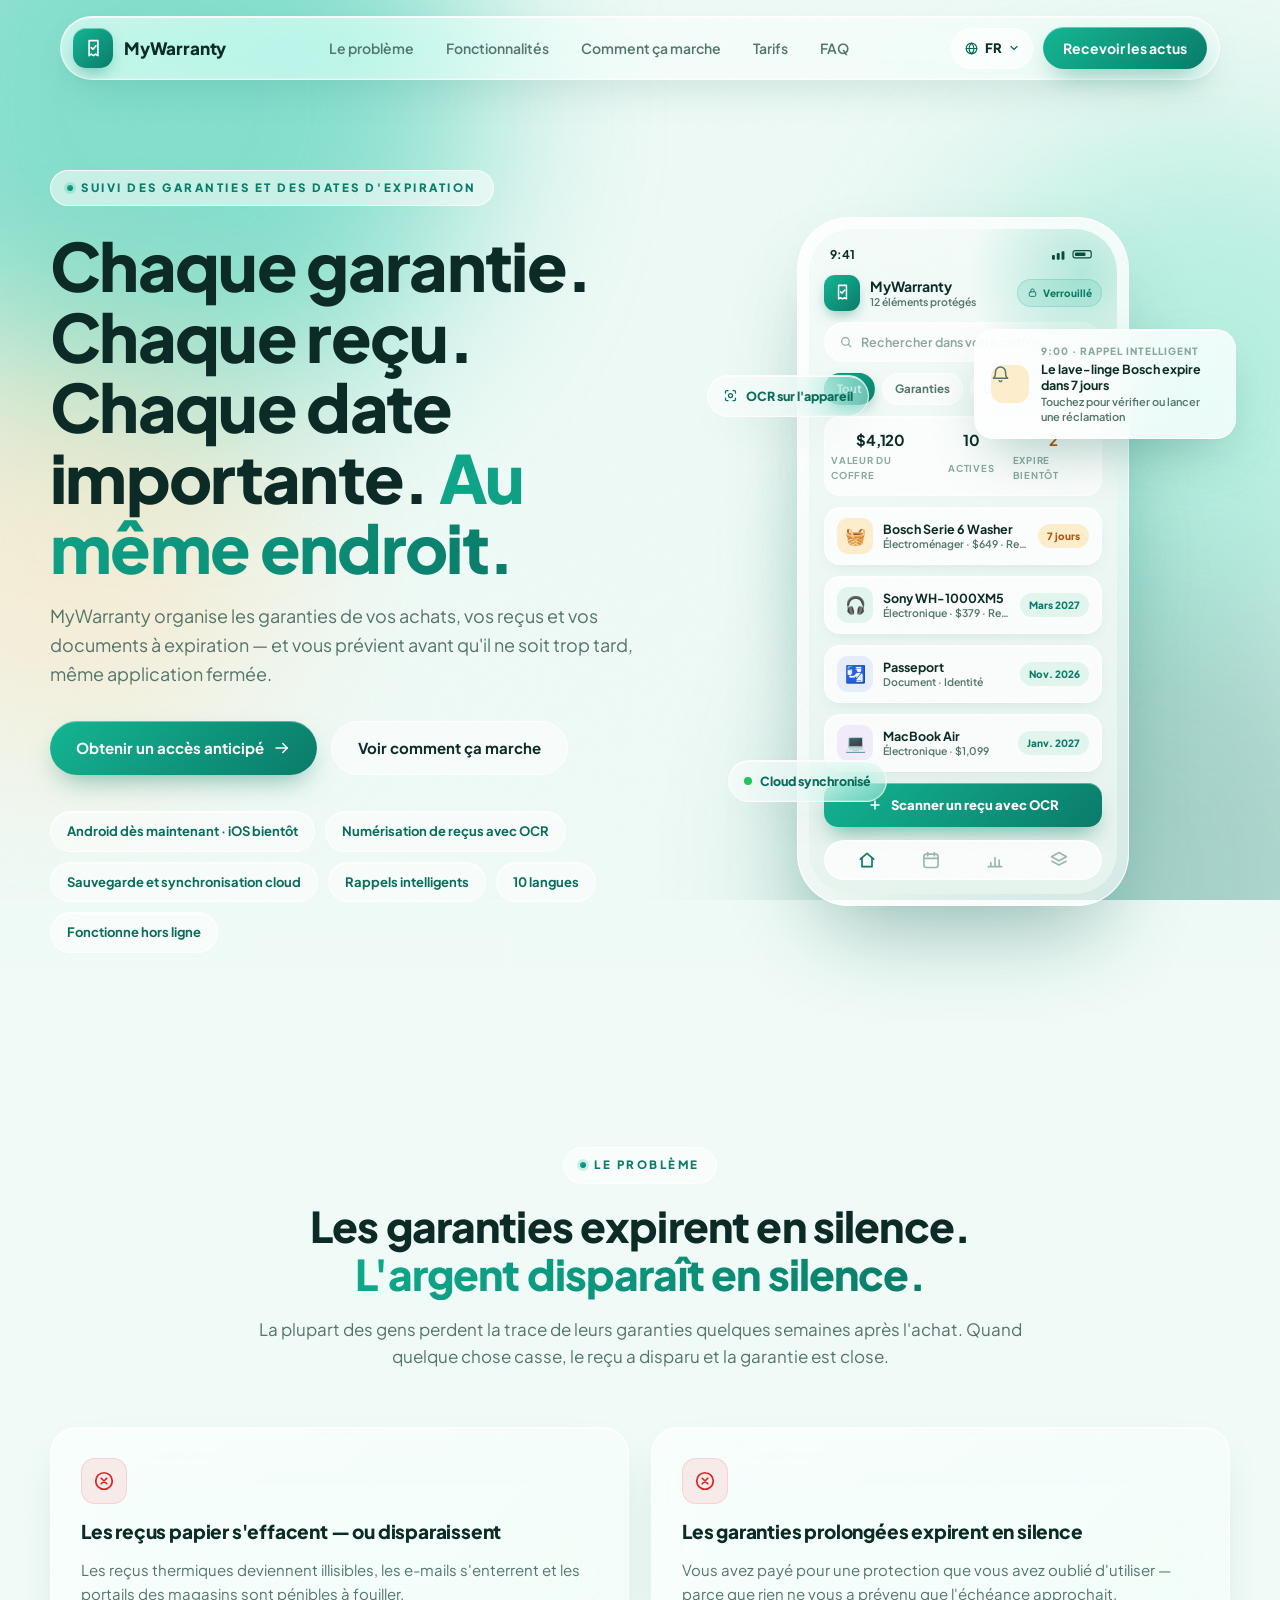
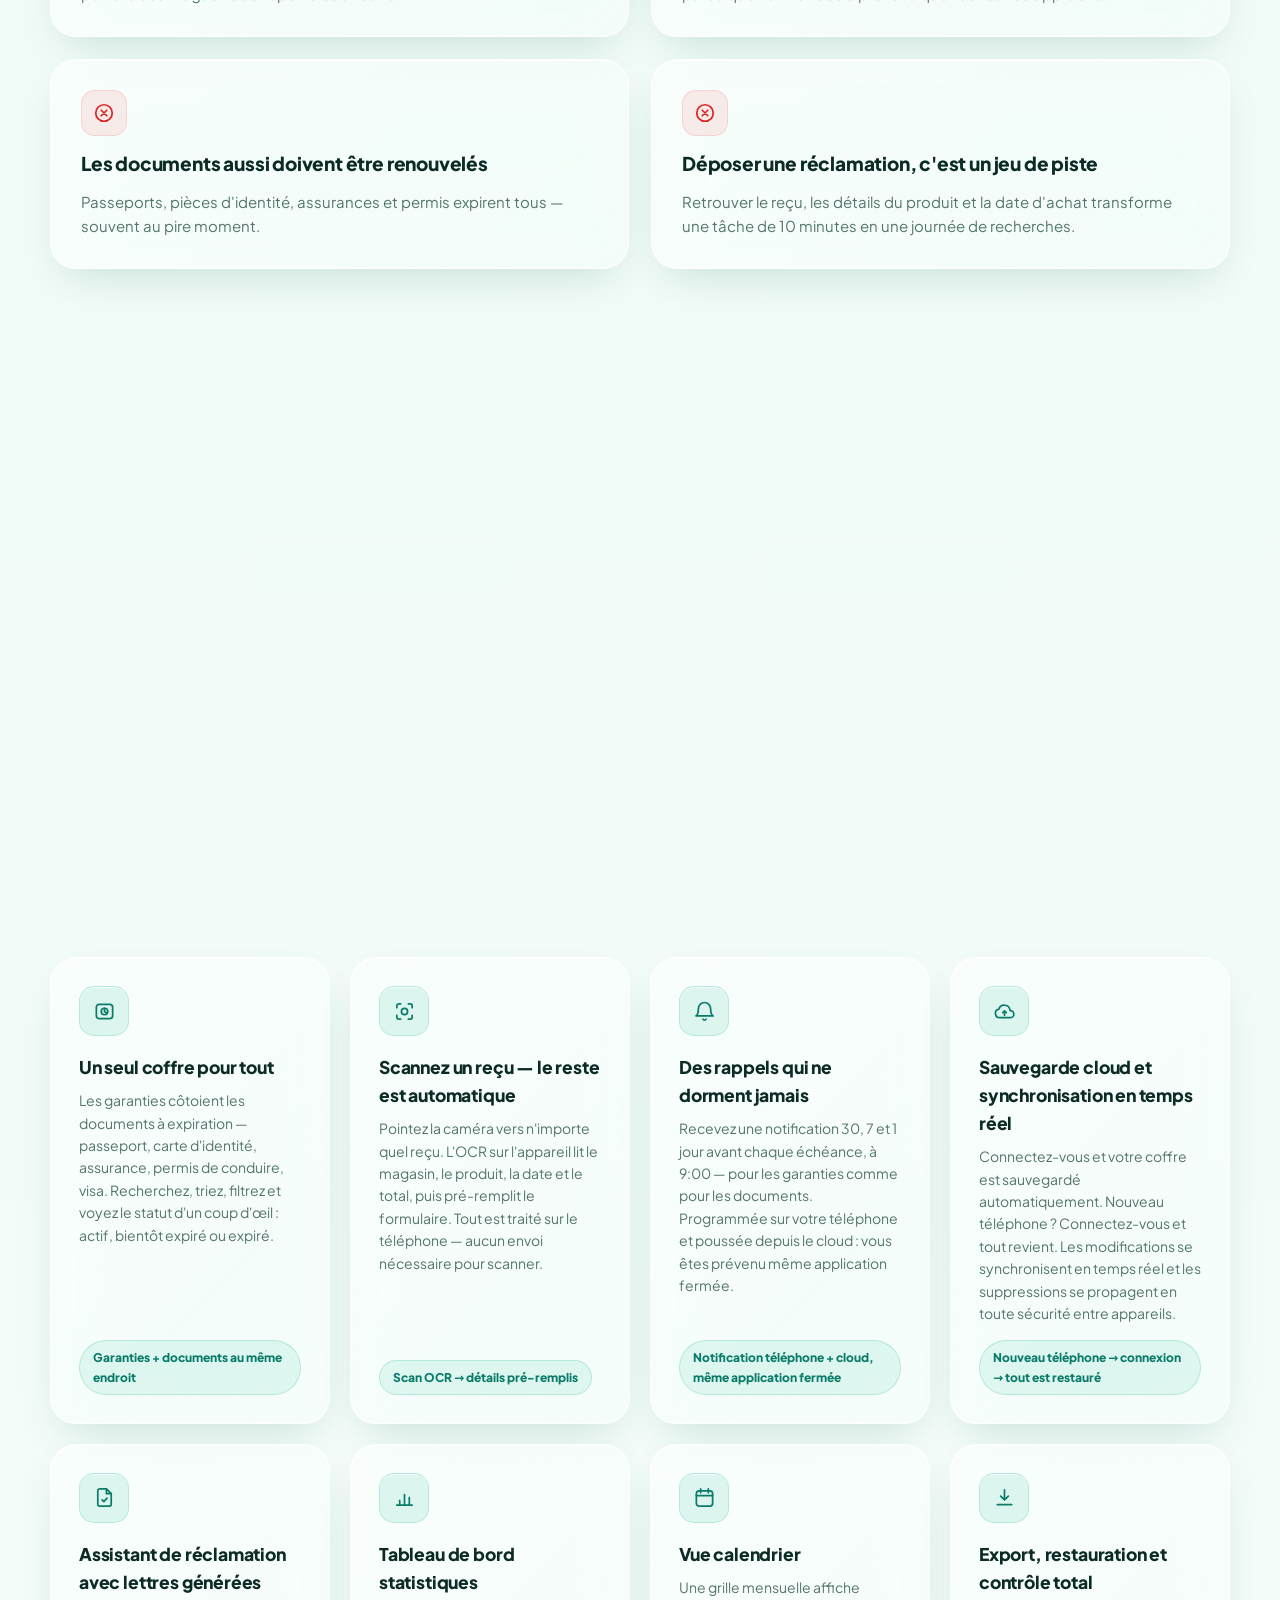
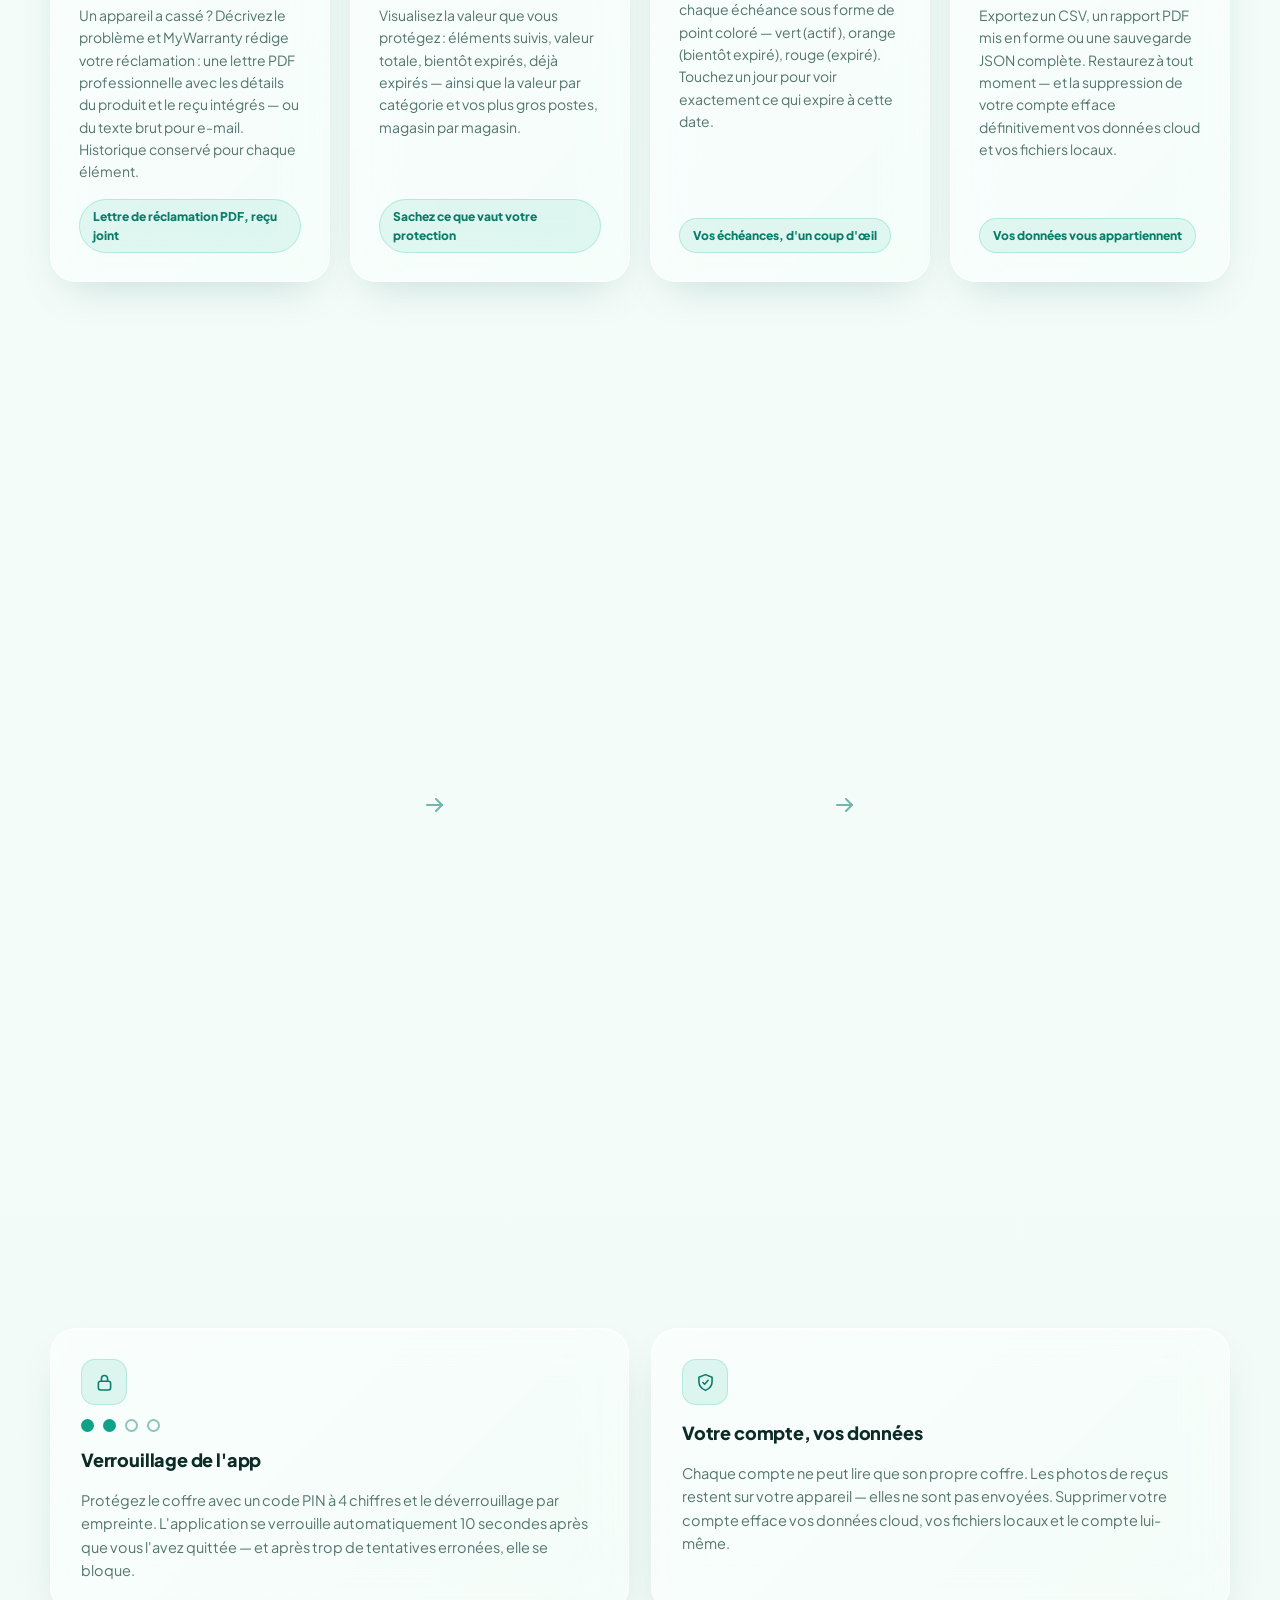
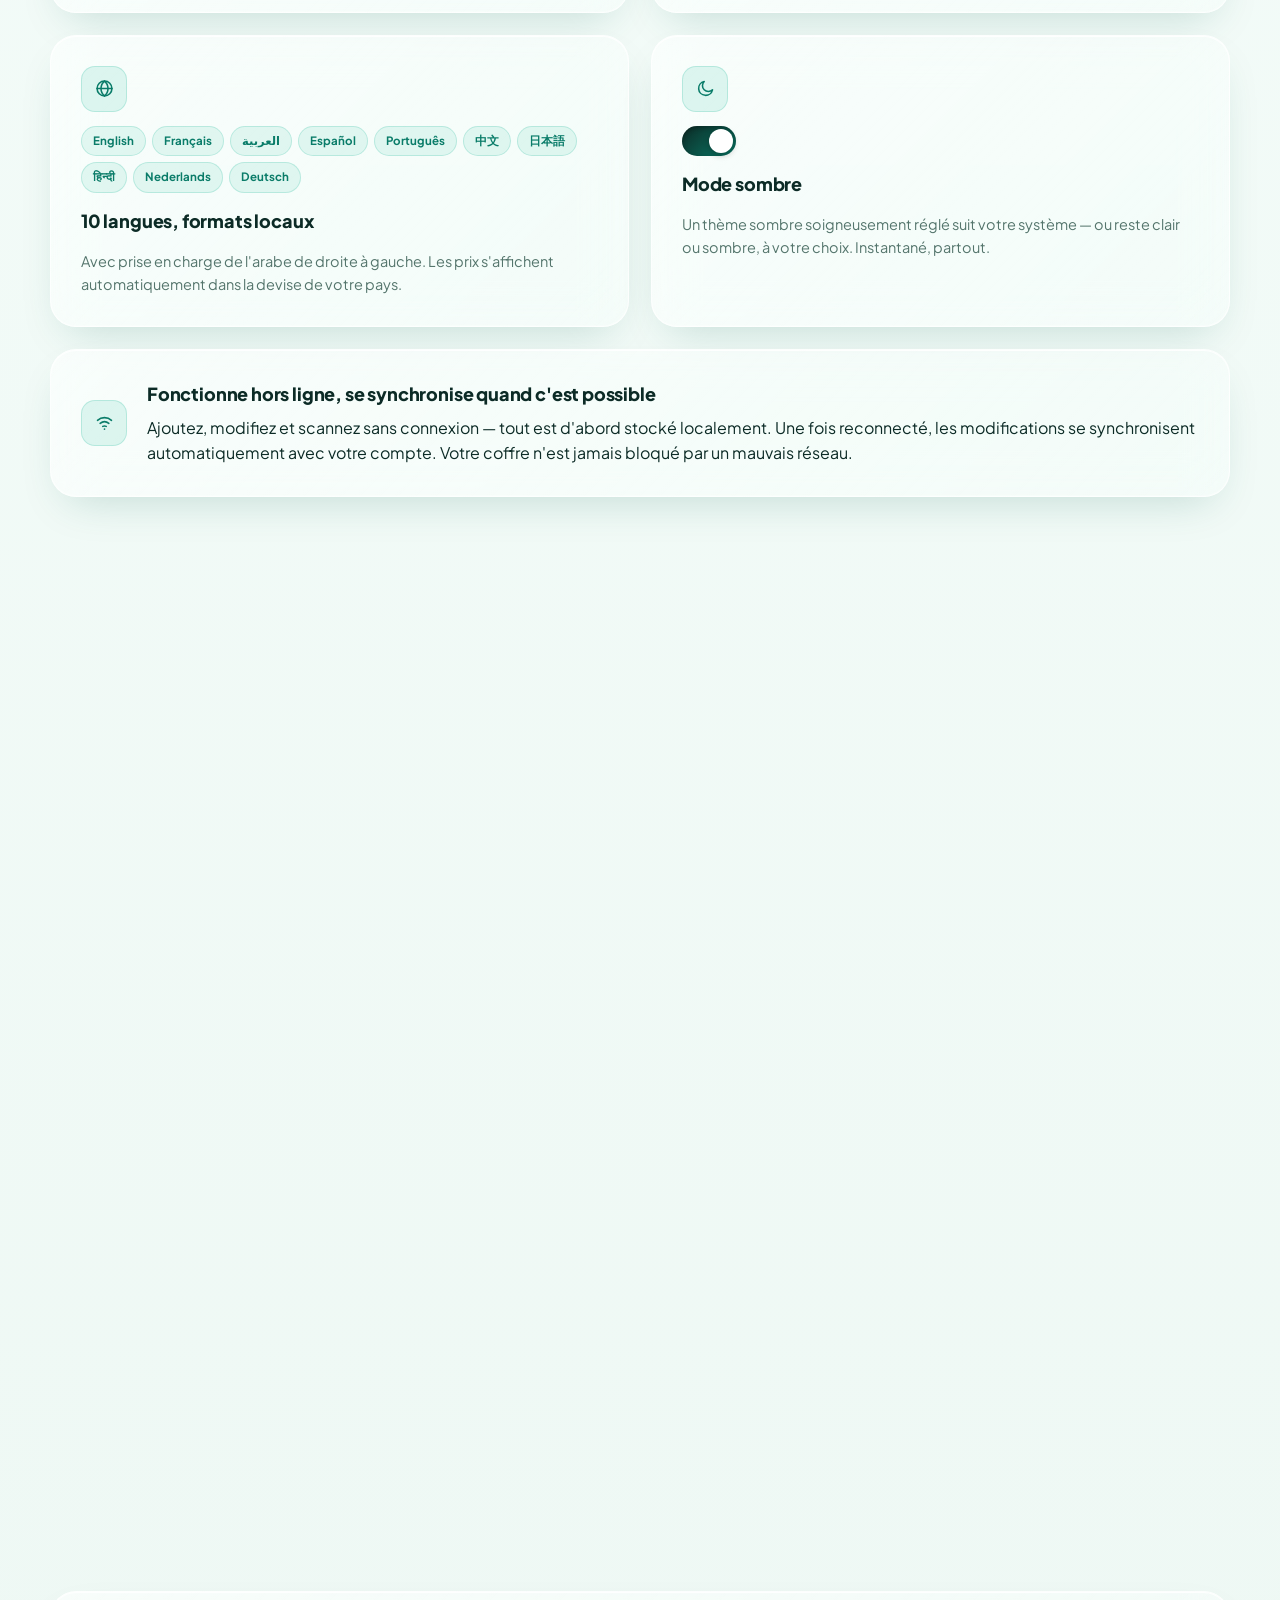
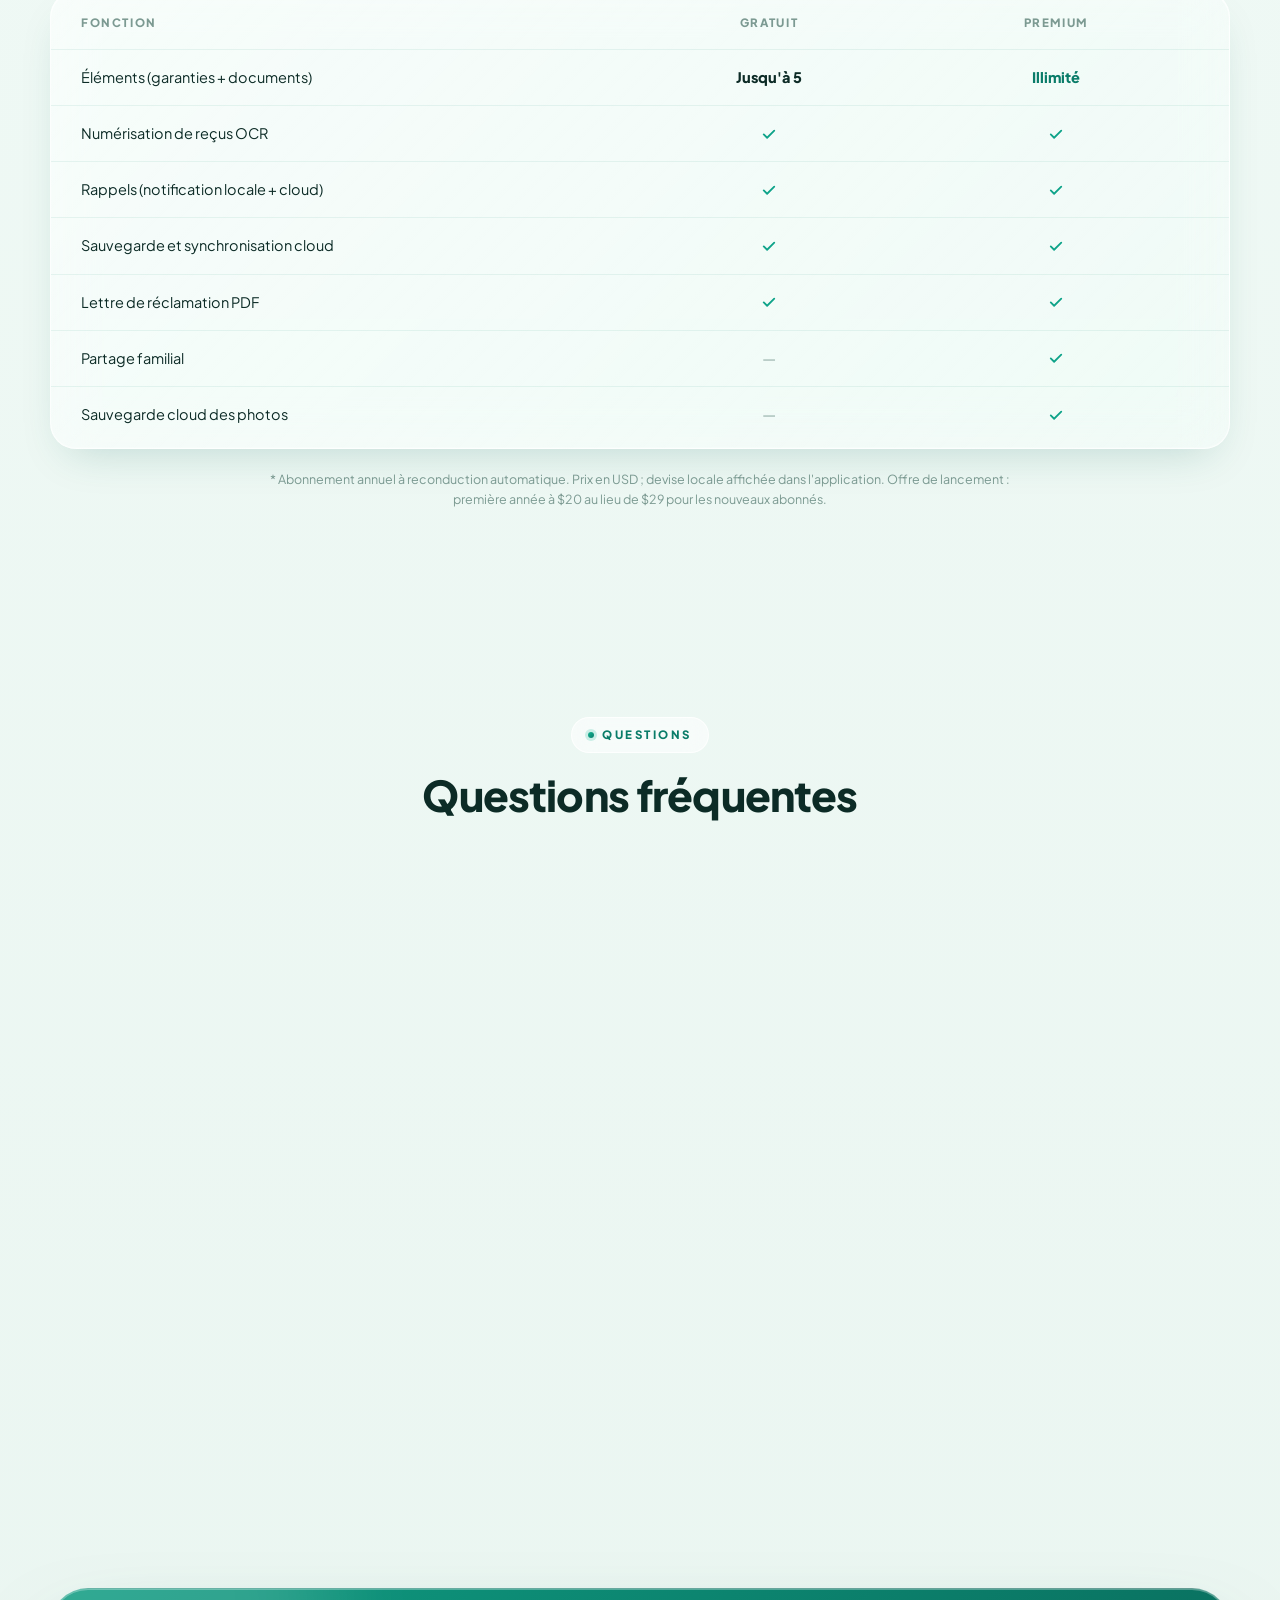
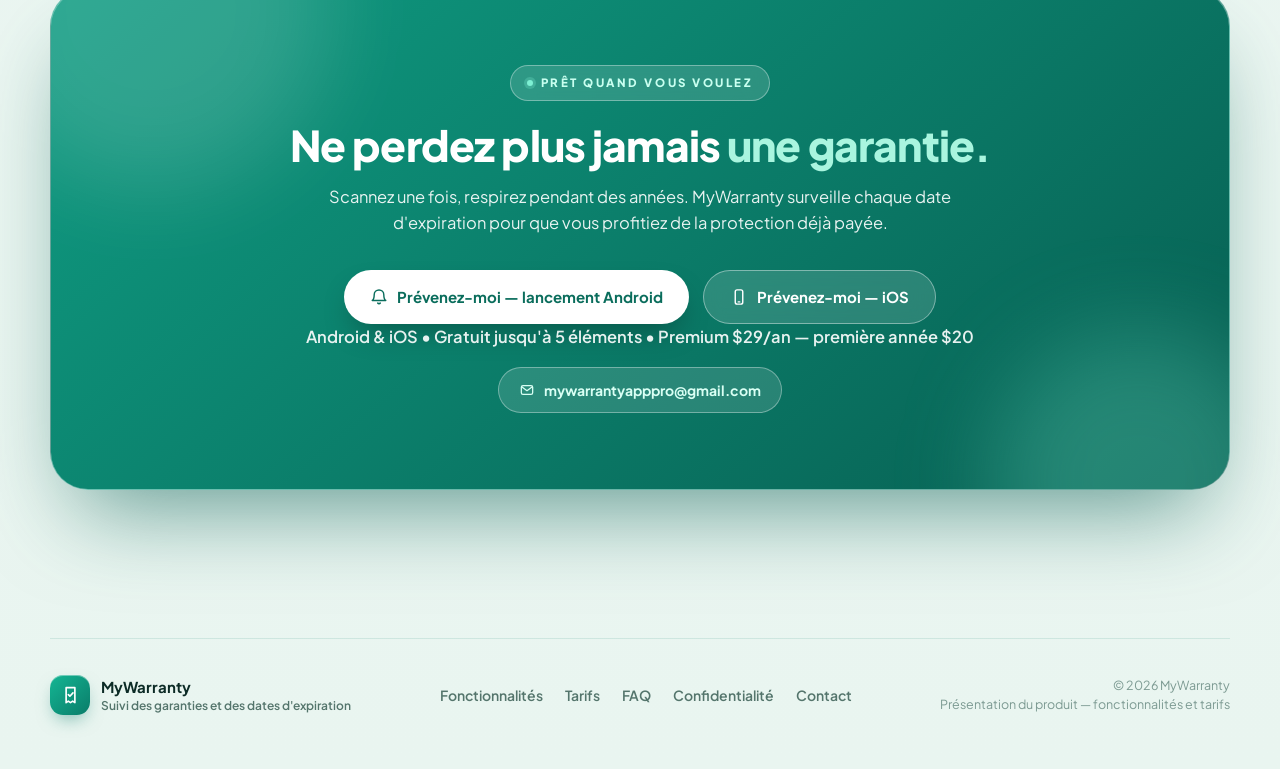
<file: fr/index.html>
<!DOCTYPE html>
<html lang="fr">
<head>
<meta charset="UTF-8">
<meta name="viewport" content="width=device-width, initial-scale=1.0">
<title>MyWarranty — Suivi de garanties et organiseur de reçus</title>
<meta name="description" content="Suivez vos garanties, vos reçus et vos documents à expiration au même endroit. Rappels gratuits 30, 7 et 1 jour avant l'échéance, même application fermée.">
<meta name="robots" content="index, follow, max-image-preview:large, max-snippet:-1, max-video-preview:-1">
<link rel="canonical" href="https://mywarrantyapp.info/fr/">
<meta name="theme-color" content="#0ea389">
<meta name="application-name" content="MyWarranty">
<link rel="manifest" href="../site.webmanifest">
<link rel="icon" type="image/svg+xml" href="../assets/favicon.svg">
<link rel="apple-touch-icon" href="../assets/apple-touch-icon.png">
<meta property="og:type" content="website">
<meta property="og:site_name" content="MyWarranty">
<meta property="og:url" content="https://mywarrantyapp.info/fr/">
<meta property="og:title" content="MyWarranty — Suivi de garanties et organiseur de reçus">
<meta property="og:description" content="Suivez vos garanties, vos reçus et vos documents à expiration au même endroit. Rappels gratuits 30, 7 et 1 jour avant l'échéance, même application fermée.">
<meta property="og:image" content="https://mywarrantyapp.info/assets/og-image.png">
<meta property="og:image:width" content="1200">
<meta property="og:image:height" content="630">
<meta property="og:image:alt" content="MyWarranty — suivi des garanties et des dates d'expiration des documents">
<meta property="og:locale" content="fr_FR">
<meta property="og:locale:alternate" content="es_ES">
<meta property="og:locale:alternate" content="de_DE">
<meta property="og:locale:alternate" content="pt_PT">
<meta property="og:locale:alternate" content="ar_AR">
<meta property="og:locale:alternate" content="zh_CN">
<meta property="og:locale:alternate" content="ja_JP">
<meta property="og:locale:alternate" content="hi_IN">
<meta property="og:locale:alternate" content="nl_NL">
<meta property="og:locale:alternate" content="en_US">
<meta name="twitter:card" content="summary_large_image">
<meta name="twitter:title" content="MyWarranty — Suivi de garanties et organiseur de reçus">
<meta name="twitter:description" content="Suivez vos garanties, vos reçus et vos documents à expiration au même endroit. Recevez des rappels gratuits avant l'échéance — même application fermée.">
<meta name="twitter:image" content="https://mywarrantyapp.info/assets/og-image.png">
<link rel="alternate" hreflang="en" href="https://mywarrantyapp.info/">
<link rel="alternate" hreflang="fr" href="https://mywarrantyapp.info/fr/">
<link rel="alternate" hreflang="es" href="https://mywarrantyapp.info/es/">
<link rel="alternate" hreflang="de" href="https://mywarrantyapp.info/de/">
<link rel="alternate" hreflang="pt" href="https://mywarrantyapp.info/pt/">
<link rel="alternate" hreflang="ar" href="https://mywarrantyapp.info/ar/">
<link rel="alternate" hreflang="zh" href="https://mywarrantyapp.info/zh/">
<link rel="alternate" hreflang="ja" href="https://mywarrantyapp.info/ja/">
<link rel="alternate" hreflang="hi" href="https://mywarrantyapp.info/hi/">
<link rel="alternate" hreflang="nl" href="https://mywarrantyapp.info/nl/">
<link rel="alternate" hreflang="x-default" href="https://mywarrantyapp.info/">
<link rel="preload" href="../assets/fonts/pjs-latin.woff2" as="font" type="font/woff2" crossorigin>
<link rel="stylesheet" href="../assets/styles.css">
<script type="application/ld+json">
{
  "@context": "https://schema.org",
  "@graph": [
    {
      "@type": "Organization",
      "@id": "https://mywarrantyapp.info/#org",
      "name": "MyWarranty",
      "url": "https://mywarrantyapp.info/",
      "logo": "https://mywarrantyapp.info/assets/apple-touch-icon.png",
      "email": "mywarrantyapppro@gmail.com"
    },
    {
      "@type": "WebSite",
      "@id": "https://mywarrantyapp.info/#website",
      "url": "https://mywarrantyapp.info/fr/",
      "name": "MyWarranty",
      "inLanguage": "fr",
      "publisher": { "@id": "https://mywarrantyapp.info/#org" }
    },
    {
      "@type": "SoftwareApplication",
      "@id": "https://mywarrantyapp.info/#app",
      "name": "MyWarranty",
      "applicationCategory": "UtilitiesApplication",
      "operatingSystem": "Android",
      "url": "https://mywarrantyapp.info/",
      "description": "Suivi des garanties et des dates d'expiration des documents. Scannez vos reçus avec l'OCR sur l'appareil, suivez les garanties et les échéances de vos documents et recevez des rappels 30, 7 et 1 jour avant chaque expiration — même application fermée.",
      "inLanguage": "fr",
      "availableLanguage": ["English","French","Spanish","German","Portuguese","Arabic","Chinese","Japanese","Hindi","Dutch"],
      "featureList": [
        "Receipt scanning with on-device OCR",
        "Warranty and document expiry tracking",
        "Local and cloud reminders 30, 7 and 1 day before expiry",
        "Cloud backup and real-time sync",
        "Claim letter generator (PDF / text)",
        "Calendar, stats dashboard, export and restore",
        "App lock with PIN and fingerprint",
        "Works offline"
      ],
      "offers": [
        { "@type": "Offer", "name": "Free plan", "price": "0", "priceCurrency": "USD" },
        { "@type": "Offer", "name": "Premium — first year (launch offer)", "price": "20", "priceCurrency": "USD" }
      ],
      "publisher": { "@id": "https://mywarrantyapp.info/#org" }
    },
    {
      "@type": "FAQPage",
      "@id": "https://mywarrantyapp.info/#faq",
      "inLanguage": "fr",
      "mainEntity": [
        {
          "@type": "Question",
          "name": "Fonctionne-t-elle sans internet ?",
          "acceptedAnswer": { "@type": "Answer", "text": "Oui. Tout fonctionne hors ligne — scan, ajout, modification, rappels. Les changements se synchronisent avec votre compte une fois reconnecté." }
        },
        {
          "@type": "Question",
          "name": "Que se passe-t-il si je perds mon téléphone ou change d'appareil ?",
          "acceptedAnswer": { "@type": "Answer", "text": "Connectez-vous sur le nouvel appareil et votre coffre est restauré depuis le cloud : garanties, documents, réglages et historique." }
        },
        {
          "@type": "Question",
          "name": "Mes photos de reçus sont-elles envoyées ?",
          "acceptedAnswer": { "@type": "Answer", "text": "Pas pour l'instant — les photos de reçus restent sur votre appareil. La sauvegarde cloud des photos fait partie de Premium et arrive bientôt." }
        },
        {
          "@type": "Question",
          "name": "Puis-je aussi suivre mon passeport et mon assurance ?",
          "acceptedAnswer": { "@type": "Answer", "text": "Oui. Le suivi des documents couvre les passeports, cartes d'identité, contrats d'assurance, permis de conduire, visas et tout ce qui a une date d'expiration — avec ses propres rappels." }
        },
        {
          "@type": "Question",
          "name": "Comment les rappels m'atteignent-ils si l'application est fermée ?",
          "acceptedAnswer": { "@type": "Answer", "text": "De deux façons : les notifications sont programmées directement sur votre téléphone, et un service cloud pousse aussi les rappels vers votre appareil. C'est pourquoi ils arrivent encore des semaines après votre dernière ouverture de l'application." }
        },
        {
          "@type": "Question",
          "name": "Mes données sont-elles privées ?",
          "acceptedAnswer": { "@type": "Answer", "text": "Oui. L'accès est strictement propre à chaque compte — vous seul pouvez lire votre coffre. Un verrouillage d'application protège votre téléphone, et supprimer votre compte efface vos données cloud et vos fichiers locaux." }
        },
        {
          "@type": "Question",
          "name": "Quelles plateformes sont prises en charge ?",
          "acceptedAnswer": { "@type": "Answer", "text": "Android aujourd'hui. L'application iOS partage le même code et est en cours de développement." }
        }
      ]
    }
  ]
}
</script>
</head>
<body>

<div class="bg" aria-hidden="true">
  <div class="blob b1"></div><div class="blob b2"></div><div class="blob b3"></div><div class="blob b4"></div>
</div>
<div class="grain" aria-hidden="true"></div>

<!-- ============ NAV ============ -->
<header class="nav glass" id="nav">
  <a class="brand" href="#top">
    <span class="brand-mark">
      <svg viewBox="0 0 24 24" fill="none" stroke="currentColor" stroke-width="1.9" stroke-linecap="round" stroke-linejoin="round"><path d="M7 3h10v17.2l-2.5-1.7-2.5 1.7-2.5-1.7L7 20.2V3z"/><path d="M9.5 11l1.8 1.8 3.5-3.8"/></svg>
    </span>
    <span class="brand-name">MyWarranty</span>
  </a>
  <nav class="nav-links" id="navLinks" aria-label="Navigation principale">
    <a href="#problem">Le problème</a>
    <a href="#features">Fonctionnalités</a>
    <a href="#how">Comment ça marche</a>
    <a href="#pricing">Tarifs</a>
    <a href="#faq">FAQ</a>
  </nav>
  <div class="nav-cta">
    <div class="lang-switch" id="langSwitch">
      <button class="lang-btn" id="langBtn" aria-expanded="false" aria-haspopup="true" aria-controls="langMenu" aria-label="Changer de langue">
        <svg viewBox="0 0 24 24" fill="none" stroke="currentColor" stroke-width="1.9" stroke-linecap="round"><circle cx="12" cy="12" r="8.5"/><path d="M3.5 12h17"/><path d="M12 3.5c2.7 2.3 4 5.2 4 8.5s-1.3 6.2-4 8.5c-2.7-2.3-4-5.2-4-8.5s1.3-6.2 4-8.5z"/></svg>
        <span>FR</span>
        <svg class="chev" viewBox="0 0 24 24" fill="none" stroke="currentColor" stroke-width="2.4" stroke-linecap="round" stroke-linejoin="round"><path d="M6 9l6 6 6-6"/></svg>
      </button>
      <div class="lang-menu" id="langMenu" aria-label="Langue">
        <a lang="en" hreflang="en" href="../">English</a>
        <a lang="fr" hreflang="fr" href="./" class="active" aria-current="true">Français</a>
        <a lang="ar" hreflang="ar" href="../ar/">العربية</a>
        <a lang="es" hreflang="es" href="../es/">Español</a>
        <a lang="pt" hreflang="pt" href="../pt/">Português</a>
        <a lang="zh" hreflang="zh" href="../zh/">中文</a>
        <a lang="ja" hreflang="ja" href="../ja/">日本語</a>
        <a lang="hi" hreflang="hi" href="../hi/">हिन्दी</a>
        <a lang="nl" hreflang="nl" href="../nl/">Nederlands</a>
        <a lang="de" hreflang="de" href="../de/">Deutsch</a>
      </div>
    </div>
    <a class="btn btn-primary btn-sm" href="#cta">Recevoir les actus</a>
    <button class="burger" id="burger" aria-label="Ouvrir le menu" aria-expanded="false"><span></span><span></span><span></span></button>
  </div>
</header>

<main id="top">

  <!-- ============ HERO ============ -->
  <section class="hero">
    <div class="container hero-grid">
      <div class="hero-copy">
        <span class="eyebrow" data-reveal><span class="dot"></span>Suivi des garanties et des dates d'expiration</span>
        <h1 data-reveal style="--d:.08s">Chaque garantie. Chaque reçu. Chaque date importante. <span class="hl">Au même endroit.</span></h1>
        <p class="lead" data-reveal style="--d:.16s">MyWarranty organise les garanties de vos achats, vos reçus et vos documents à expiration — et vous prévient avant qu'il ne soit trop tard, même application fermée.</p>
        <div class="hero-actions" data-reveal style="--d:.24s">
          <a href="#cta" class="btn btn-primary">Obtenir un accès anticipé
            <svg viewBox="0 0 24 24" fill="none" stroke="currentColor" stroke-width="2" stroke-linecap="round" stroke-linejoin="round"><path d="M4 12h15"/><path d="M13 6l6 6-6 6"/></svg>
          </a>
          <a href="#how" class="btn btn-ghost">Voir comment ça marche</a>
        </div>
        <ul class="hero-chips" data-reveal style="--d:.32s">
          <li>Android dès maintenant · iOS bientôt</li>
          <li>Numérisation de reçus avec OCR</li>
          <li>Sauvegarde et synchronisation cloud</li>
          <li>Rappels intelligents</li>
          <li>10 langues</li>
          <li>Fonctionne hors ligne</li>
        </ul>
      </div>

      <div class="hero-visual" data-reveal style="--d:.2s">
        <div class="phone-scene">
          <div class="phone-glow" aria-hidden="true"></div>

          <div class="phone" role="img" aria-label="Aperçu de l'application MyWarranty">
            <div class="screen">
              <div class="statusbar">
                <span>9:41</span>
                <svg viewBox="0 0 46 12" fill="currentColor" aria-hidden="true"><rect x="0" y="7" width="3" height="5" rx="1"/><rect x="5" y="5" width="3" height="7" rx="1"/><rect x="10" y="3" width="3" height="9" rx="1"/><rect x="22" y="2.5" width="19" height="7.5" rx="2.2" fill="none" stroke="currentColor" stroke-width="1.2"/><rect x="24" y="4.5" width="11" height="3.5" rx="1"/></svg>
              </div>
              <div class="app-head">
                <span class="app-mark"><svg viewBox="0 0 24 24" fill="none" stroke="currentColor" stroke-width="1.9" stroke-linecap="round" stroke-linejoin="round"><path d="M7 3h10v17.2l-2.5-1.7-2.5 1.7-2.5-1.7L7 20.2V3z"/><path d="M9.5 11l1.8 1.8 3.5-3.8"/></svg></span>
                <div class="app-title"><strong>MyWarranty</strong><span>12 éléments protégés</span></div>
                <span class="app-lockpill"><svg viewBox="0 0 24 24" fill="none" stroke="currentColor" stroke-width="2" stroke-linecap="round"><rect x="5" y="10.5" width="14" height="10" rx="2.5"/><path d="M8.5 10.5V7.5a3.5 3.5 0 017 0v3"/></svg>Verrouillé</span>
              </div>
              <div class="app-search"><svg viewBox="0 0 24 24" fill="none" stroke="currentColor" stroke-width="2" stroke-linecap="round"><circle cx="11" cy="11" r="6.5"/><path d="M16 16l4.5 4.5"/></svg><span>Rechercher dans votre coffre…</span></div>
              <div class="app-filters"><span class="on">Tout</span><span>Garanties</span><span>Documents</span></div>
              <div class="app-summary">
                <div><b>$4,120</b><span>Valeur du coffre</span></div>
                <div><b>10</b><span>Actives</span></div>
                <div><b class="warn">2</b><span>Expire bientôt</span></div>
              </div>
              <div class="app-item">
                <span class="it-ic" style="--tint:#fdeecd">🧺</span>
                <div class="it-tx"><strong>Bosch Serie 6 Washer</strong><span>Électroménager · $649 · Reçu</span></div>
                <span class="it-st exp">7 jours</span>
              </div>
              <div class="app-item">
                <span class="it-ic" style="--tint:#e2f6ee">🎧</span>
                <div class="it-tx"><strong>Sony WH-1000XM5</strong><span>Électronique · $379 · Reçu</span></div>
                <span class="it-st ok">Mars 2027</span>
              </div>
              <div class="app-item">
                <span class="it-ic" style="--tint:#e7eefb">🛂</span>
                <div class="it-tx"><strong>Passeport</strong><span>Document · Identité</span></div>
                <span class="it-st ok">Nov. 2026</span>
              </div>
              <div class="app-item">
                <span class="it-ic" style="--tint:#f1ebfa">💻</span>
                <div class="it-tx"><strong>MacBook Air</strong><span>Électronique · $1,099</span></div>
                <span class="it-st ok">Janv. 2027</span>
              </div>
              <div class="app-scan"><svg viewBox="0 0 24 24" fill="none" stroke="currentColor" stroke-width="2.4" stroke-linecap="round"><path d="M12 6v12M6 12h12"/></svg>Scanner un reçu avec OCR</div>
              <div class="app-tabbar" aria-hidden="true">
                <svg class="act" viewBox="0 0 24 24" fill="none" stroke="currentColor" stroke-width="2" stroke-linecap="round" stroke-linejoin="round"><path d="M4 11l8-7 8 7"/><path d="M6 9.5V20h12V9.5"/></svg>
                <svg viewBox="0 0 24 24" fill="none" stroke="currentColor" stroke-width="2" stroke-linecap="round"><rect x="3.5" y="5" width="17" height="16" rx="3"/><path d="M3.5 10h17M8 3v4M16 3v4"/></svg>
                <svg viewBox="0 0 24 24" fill="none" stroke="currentColor" stroke-width="2" stroke-linecap="round"><path d="M4 20h16M7 20v-5M12 20V9M17 20v-8"/></svg>
                <svg viewBox="0 0 24 24" fill="none" stroke="currentColor" stroke-width="2" stroke-linecap="round" stroke-linejoin="round"><path d="M12 3l9 5-9 5-9-5z"/><path d="M3.5 13.5L12 18l8.5-4.5"/></svg>
              </div>
            </div>
          </div>

          <div class="float-notif glass-strong" aria-hidden="true">
            <span class="fn-ic"><svg viewBox="0 0 24 24" fill="none" stroke="currentColor" stroke-width="1.9" stroke-linecap="round" stroke-linejoin="round"><path d="M18.4 9a6.4 6.4 0 10-12.8 0c0 6-2.6 7.6-2.6 7.6h18s-2.6-1.6-2.6-7.6"/><path d="M13.7 20a2 2 0 01-3.4 0"/></svg></span>
            <div>
              <small>9:00 · Rappel intelligent</small>
              <strong>Le lave-linge Bosch expire dans 7 jours</strong>
              <span>Touchez pour vérifier ou lancer une réclamation</span>
            </div>
          </div>
          <div class="float-chip glass fc-1" aria-hidden="true">
            <svg viewBox="0 0 24 24" fill="none" stroke="currentColor" stroke-width="2" stroke-linecap="round" stroke-linejoin="round"><path d="M4 8V6a2 2 0 012-2h2M16 4h2a2 2 0 012 2v2M20 16v2a2 2 0 01-2 2h-2M8 20H6a2 2 0 01-2-2v-2"/><circle cx="12" cy="12" r="3.2"/></svg>
            OCR sur l'appareil
          </div>
          <div class="float-chip glass fc-2" aria-hidden="true"><span class="pulse"></span>Cloud synchronisé</div>
        </div>
      </div>
    </div>
  </section>

  <!-- ============ PROBLEM ============ -->
  <section class="section" id="problem">
    <div class="container">
      <div class="section-head" data-reveal>
        <span class="eyebrow"><span class="dot"></span>Le problème</span>
        <h2>Les garanties expirent en silence. <span class="hl">L'argent disparaît en silence.</span></h2>
        <p>La plupart des gens perdent la trace de leurs garanties quelques semaines après l'achat. Quand quelque chose casse, le reçu a disparu et la garantie est close.</p>
      </div>

      <div class="problem-grid" data-reveal-group>
        <article class="p-card glass glow-card">
          <span class="p-ic"><svg viewBox="0 0 24 24" fill="none" stroke="currentColor" stroke-width="1.9" stroke-linecap="round"><circle cx="12" cy="12" r="9"/><path d="M9 9l6 6M15 9l-6 6"/></svg></span>
          <h3>Les reçus papier s'effacent — ou disparaissent</h3>
          <p>Les reçus thermiques deviennent illisibles, les e-mails s'enterrent et les portails des magasins sont pénibles à fouiller.</p>
        </article>
        <article class="p-card glass glow-card">
          <span class="p-ic"><svg viewBox="0 0 24 24" fill="none" stroke="currentColor" stroke-width="1.9" stroke-linecap="round"><circle cx="12" cy="12" r="9"/><path d="M9 9l6 6M15 9l-6 6"/></svg></span>
          <h3>Les garanties prolongées expirent en silence</h3>
          <p>Vous avez payé pour une protection que vous avez oublié d'utiliser — parce que rien ne vous a prévenu que l'échéance approchait.</p>
        </article>
        <article class="p-card glass glow-card">
          <span class="p-ic"><svg viewBox="0 0 24 24" fill="none" stroke="currentColor" stroke-width="1.9" stroke-linecap="round"><circle cx="12" cy="12" r="9"/><path d="M9 9l6 6M15 9l-6 6"/></svg></span>
          <h3>Les documents aussi doivent être renouvelés</h3>
          <p>Passeports, pièces d'identité, assurances et permis expirent tous — souvent au pire moment.</p>
        </article>
        <article class="p-card glass glow-card">
          <span class="p-ic"><svg viewBox="0 0 24 24" fill="none" stroke="currentColor" stroke-width="1.9" stroke-linecap="round"><circle cx="12" cy="12" r="9"/><path d="M9 9l6 6M15 9l-6 6"/></svg></span>
          <h3>Déposer une réclamation, c'est un jeu de piste</h3>
          <p>Retrouver le reçu, les détails du produit et la date d'achat transforme une tâche de 10 minutes en une journée de recherches.</p>
        </article>
      </div>

      <div class="fix-banner" data-reveal>
        <div>
          <span class="eyebrow eyebrow-light fix-badge"><span class="dot"></span>La solution</span>
          <h3>MyWarranty règle les quatre problèmes.</h3>
          <p>Scannez un reçu une fois — MyWarranty le lit, le classe, surveille le calendrier et vous prévient avant toute échéance. Votre coffre est sauvegardé sur votre compte : un téléphone perdu ne signifie jamais une garantie perdue.</p>
        </div>
        <div class="tl" aria-label="Chronologie des rappels">
          <div class="tl-step"><span class="tl-dot">30</span><small>jours avant</small></div>
          <span class="tl-line"></span>
          <div class="tl-step"><span class="tl-dot">7</span><small>jours avant</small></div>
          <span class="tl-line"></span>
          <div class="tl-step"><span class="tl-dot">1</span><small>jour avant</small></div>
          <span class="tl-line"></span>
          <div class="tl-step"><span class="tl-dot"><svg viewBox="0 0 24 24" fill="none" stroke="currentColor" stroke-width="1.9" stroke-linecap="round" stroke-linejoin="round"><path d="M18.4 9a6.4 6.4 0 10-12.8 0c0 6-2.6 7.6-2.6 7.6h18s-2.6-1.6-2.6-7.6"/><path d="M13.7 20a2 2 0 01-3.4 0"/></svg></span><small>le rappel arrive</small></div>
        </div>
      </div>
    </div>
  </section>

  <!-- ============ FEATURES ============ -->
  <section class="section" id="features">
    <div class="container">
      <div class="section-head" data-reveal>
        <span class="eyebrow"><span class="dot"></span>Fonctionnalités</span>
        <h2>Conçu pour rendre l'oubli <span class="hl">impossible</span></h2>
      </div>

      <div class="feat-grid" data-reveal-group>
        <article class="f-card glass glow-card">
          <span class="f-ic"><svg viewBox="0 0 24 24" fill="none" stroke="currentColor" stroke-width="1.8" stroke-linecap="round" stroke-linejoin="round"><rect x="3.5" y="4.5" width="17" height="15" rx="3"/><circle cx="12" cy="12" r="3.4"/><path d="M12 8.6V12l1.7 1.3"/></svg></span>
          <h3>Un seul coffre pour tout</h3>
          <p>Les garanties côtoient les documents à expiration — passeport, carte d'identité, assurance, permis de conduire, visa. Recherchez, triez, filtrez et voyez le statut d'un coup d'œil : actif, bientôt expiré ou expiré.</p>
          <span class="tag">Garanties + documents au même endroit</span>
        </article>
        <article class="f-card glass glow-card">
          <span class="f-ic"><svg viewBox="0 0 24 24" fill="none" stroke="currentColor" stroke-width="1.8" stroke-linecap="round" stroke-linejoin="round"><path d="M4 8V6a2 2 0 012-2h2M16 4h2a2 2 0 012 2v2M20 16v2a2 2 0 01-2 2h-2M8 20H6a2 2 0 01-2-2v-2"/><circle cx="12" cy="12" r="3.2"/></svg></span>
          <h3>Scannez un reçu — le reste est automatique</h3>
          <p>Pointez la caméra vers n'importe quel reçu. L'OCR sur l'appareil lit le magasin, le produit, la date et le total, puis pré-remplit le formulaire. Tout est traité sur le téléphone — aucun envoi nécessaire pour scanner.</p>
          <span class="tag">Scan OCR → détails pré-remplis</span>
        </article>
        <article class="f-card glass glow-card">
          <span class="f-ic"><svg viewBox="0 0 24 24" fill="none" stroke="currentColor" stroke-width="1.8" stroke-linecap="round" stroke-linejoin="round"><path d="M18.4 9a6.4 6.4 0 10-12.8 0c0 6-2.6 7.6-2.6 7.6h18s-2.6-1.6-2.6-7.6"/><path d="M13.7 20a2 2 0 01-3.4 0"/></svg></span>
          <h3>Des rappels qui ne dorment jamais</h3>
          <p>Recevez une notification 30, 7 et 1 jour avant chaque échéance, à 9:00 — pour les garanties comme pour les documents. Programmée sur votre téléphone et poussée depuis le cloud : vous êtes prévenu même application fermée.</p>
          <span class="tag">Notification téléphone + cloud, même application fermée</span>
        </article>
        <article class="f-card glass glow-card">
          <span class="f-ic"><svg viewBox="0 0 24 24" fill="none" stroke="currentColor" stroke-width="1.8" stroke-linecap="round" stroke-linejoin="round"><path d="M7 18.5a4.5 4.5 0 01-.9-8.9A6 6 0 0117.8 11h.2a3.75 3.75 0 010 7.5H7z"/><path d="M12 16v-4.5M10.2 13.2L12 11.4l1.8 1.8"/></svg></span>
          <h3>Sauvegarde cloud et synchronisation en temps réel</h3>
          <p>Connectez-vous et votre coffre est sauvegardé automatiquement. Nouveau téléphone ? Connectez-vous et tout revient. Les modifications se synchronisent en temps réel et les suppressions se propagent en toute sécurité entre appareils.</p>
          <span class="tag">Nouveau téléphone → connexion → tout est restauré</span>
        </article>
        <article class="f-card glass glow-card">
          <span class="f-ic"><svg viewBox="0 0 24 24" fill="none" stroke="currentColor" stroke-width="1.8" stroke-linecap="round" stroke-linejoin="round"><path d="M14 3H7a2 2 0 00-2 2v14a2 2 0 002 2h10a2 2 0 002-2V8z"/><path d="M14 3v5h5"/><path d="M9.5 14.5l1.8 1.8 3.4-3.6"/></svg></span>
          <h3>Assistant de réclamation avec lettres générées</h3>
          <p>Un appareil a cassé ? Décrivez le problème et MyWarranty rédige votre réclamation : une lettre PDF professionnelle avec les détails du produit et le reçu intégrés — ou du texte brut pour e-mail. Historique conservé pour chaque élément.</p>
          <span class="tag">Lettre de réclamation PDF, reçu joint</span>
        </article>
        <article class="f-card glass glow-card">
          <span class="f-ic"><svg viewBox="0 0 24 24" fill="none" stroke="currentColor" stroke-width="1.8" stroke-linecap="round"><path d="M4 20h16"/><path d="M7 20v-5M12 20V9M17 20v-8"/></svg></span>
          <h3>Tableau de bord statistiques</h3>
          <p>Visualisez la valeur que vous protégez : éléments suivis, valeur totale, bientôt expirés, déjà expirés — ainsi que la valeur par catégorie et vos plus gros postes, magasin par magasin.</p>
          <span class="tag">Sachez ce que vaut votre protection</span>
        </article>
        <article class="f-card glass glow-card">
          <span class="f-ic"><svg viewBox="0 0 24 24" fill="none" stroke="currentColor" stroke-width="1.8" stroke-linecap="round"><rect x="3.5" y="5" width="17" height="16" rx="3"/><path d="M3.5 10h17M8 3v4M16 3v4"/></svg></span>
          <h3>Vue calendrier</h3>
          <p>Une grille mensuelle affiche chaque échéance sous forme de point coloré — vert (actif), orange (bientôt expiré), rouge (expiré). Touchez un jour pour voir exactement ce qui expire à cette date.</p>
          <span class="tag">Vos échéances, d'un coup d'œil</span>
        </article>
        <article class="f-card glass glow-card">
          <span class="f-ic"><svg viewBox="0 0 24 24" fill="none" stroke="currentColor" stroke-width="1.8" stroke-linecap="round" stroke-linejoin="round"><path d="M12 4v10M8 10.5l4 4 4-4"/><path d="M4.5 19.5h15"/></svg></span>
          <h3>Export, restauration et contrôle total</h3>
          <p>Exportez un CSV, un rapport PDF mis en forme ou une sauvegarde JSON complète. Restaurez à tout moment — et la suppression de votre compte efface définitivement vos données cloud et vos fichiers locaux.</p>
          <span class="tag">Vos données vous appartiennent</span>
        </article>
      </div>
    </div>
  </section>

  <!-- ============ HOW IT WORKS ============ -->
  <section class="section" id="how">
    <div class="container">
      <div class="section-head" data-reveal>
        <span class="eyebrow"><span class="dot"></span>Comment ça marche</span>
        <h2>Trois étapes. <span class="hl">Puis oubliez tout.</span></h2>
      </div>
      <div class="steps" data-reveal-group>
        <article class="step glass glow-card">
          <span class="step-num">1</span>
          <h3>Scannez ou ajoutez</h3>
          <p>Photographiez le reçu — l'OCR renseigne le magasin, le produit, la date et le prix. Ou ajoutez n'importe quel élément manuellement en quelques secondes.</p>
        </article>
        <span class="step-arrow" aria-hidden="true"><svg viewBox="0 0 24 24" fill="none" stroke="currentColor" stroke-width="2" stroke-linecap="round" stroke-linejoin="round"><path d="M4 12h15"/><path d="M13 6l6 6-6 6"/></svg></span>
        <article class="step glass glow-card">
          <span class="step-num">2</span>
          <h3>Définissez l'échéance</h3>
          <p>Choisissez la durée de garantie ou la date d'expiration du document. Les couleurs de statut et le calendrier prennent le relais.</p>
        </article>
        <span class="step-arrow" aria-hidden="true"><svg viewBox="0 0 24 24" fill="none" stroke="currentColor" stroke-width="2" stroke-linecap="round" stroke-linejoin="round"><path d="M4 12h15"/><path d="M13 6l6 6-6 6"/></svg></span>
        <article class="step glass glow-card">
          <span class="step-num">3</span>
          <h3>Relaxez-vous</h3>
          <p>Les rappels arrivent à 30, 7 et 1 jour — à l'heure, à chaque fois. Déposez une réclamation en un geste si quelque chose casse.</p>
        </article>
      </div>
    </div>
  </section>

  <!-- ============ PRIVACY & PERSONALIZATION ============ -->
  <section class="section" id="privacy">
    <div class="container">
      <div class="section-head" data-reveal>
        <span class="eyebrow"><span class="dot"></span>Confidentialité et personnalisation</span>
        <h2>Privé par conception. <span class="hl">Vôtre dans toutes les langues.</span></h2>
      </div>

      <div class="priv-grid" data-reveal-group>
        <article class="v-card glass glow-card">
          <span class="v-ic"><svg viewBox="0 0 24 24" fill="none" stroke="currentColor" stroke-width="1.8" stroke-linecap="round"><rect x="5" y="10.5" width="14" height="10" rx="2.5"/><path d="M8.5 10.5V7.5a3.5 3.5 0 017 0v3"/></svg></span>
          <span class="pin" aria-hidden="true"><i class="f"></i><i class="f"></i><i></i><i></i></span>
          <h3>Verrouillage de l'app</h3>
          <p>Protégez le coffre avec un code PIN à 4 chiffres et le déverrouillage par empreinte. L'application se verrouille automatiquement 10 secondes après que vous l'avez quittée — et après trop de tentatives erronées, elle se bloque.</p>
        </article>
        <article class="v-card glass glow-card">
          <span class="v-ic"><svg viewBox="0 0 24 24" fill="none" stroke="currentColor" stroke-width="1.8" stroke-linecap="round" stroke-linejoin="round"><path d="M12 3l7.5 3v5.5c0 4.8-3.2 7.7-7.5 9.5-4.3-1.8-7.5-4.7-7.5-9.5V6z"/><path d="M9 12l2 2 4-4.5"/></svg></span>
          <h3>Votre compte, vos données</h3>
          <p>Chaque compte ne peut lire que son propre coffre. Les photos de reçus restent sur votre appareil — elles ne sont pas envoyées. Supprimer votre compte efface vos données cloud, vos fichiers locaux et le compte lui-même.</p>
        </article>
        <article class="v-card glass glow-card">
          <span class="v-ic"><svg viewBox="0 0 24 24" fill="none" stroke="currentColor" stroke-width="1.8" stroke-linecap="round"><circle cx="12" cy="12" r="8.5"/><path d="M3.5 12h17"/><path d="M12 3.5c2.7 2.3 4 5.2 4 8.5s-1.3 6.2-4 8.5c-2.7-2.3-4-5.2-4-8.5s1.3-6.2 4-8.5z"/></svg></span>
          <div class="langs" aria-label="Langues prises en charge"><span lang="en">English</span><span lang="fr">Français</span><span lang="ar" dir="rtl">العربية</span><span lang="es">Español</span><span lang="pt">Português</span><span lang="zh">中文</span><span lang="ja">日本語</span><span lang="hi">हिन्दी</span><span lang="nl">Nederlands</span><span lang="de">Deutsch</span></div>
          <h3>10 langues, formats locaux</h3>
          <p>Avec prise en charge de l'arabe de droite à gauche. Les prix s'affichent automatiquement dans la devise de votre pays.</p>
        </article>
        <article class="v-card glass glow-card">
          <span class="v-ic"><svg viewBox="0 0 24 24" fill="none" stroke="currentColor" stroke-width="1.8" stroke-linecap="round" stroke-linejoin="round"><path d="M20 13.5A8 8 0 1110.5 4 6.5 6.5 0 0020 13.5z"/></svg></span>
          <span class="mini-toggle" aria-hidden="true"><span class="knob"></span></span>
          <h3>Mode sombre</h3>
          <p>Un thème sombre soigneusement réglé suit votre système — ou reste clair ou sombre, à votre choix. Instantané, partout.</p>
        </article>
        <article class="v-card glass glow-card" style="grid-column:1/-1;flex-direction:row;align-items:center;gap:20px">
          <span class="v-ic" style="flex-shrink:0"><svg viewBox="0 0 24 24" fill="none" stroke="currentColor" stroke-width="1.8" stroke-linecap="round"><path d="M4 9.5a12 12 0 0116 0"/><path d="M7 13a8 8 0 0110 0"/><path d="M10 16.5a4 4 0 014 0"/><circle cx="12" cy="19.5" r="1" fill="currentColor" stroke="none"/></svg></span>
          <div>
            <h3>Fonctionne hors ligne, se synchronise quand c'est possible</h3>
            <p style="margin-top:6px">Ajoutez, modifiez et scannez sans connexion — tout est d'abord stocké localement. Une fois reconnecté, les modifications se synchronisent automatiquement avec votre compte. Votre coffre n'est jamais bloqué par un mauvais réseau.</p>
          </div>
        </article>
      </div>
    </div>
  </section>

  <!-- ============ PRICING ============ -->
  <section class="section" id="pricing">
    <div class="container">
      <div class="section-head" data-reveal>
        <span class="eyebrow"><span class="dot"></span>Tarifs</span>
        <h2>Commencez gratuitement. <span class="hl">Passez à Premium quand vous en avez besoin.</span></h2>
        <p>Toutes les fonctions essentielles sont gratuites jusqu'à 5 éléments. Premium est un forfait annuel simple — sans paliers, sans surprises.</p>
      </div>

      <div class="plans" data-reveal-group>
        <article class="plan glass glow-card">
          <h3>Gratuit</h3>
          <div class="price"><b>$0</b><span>/ à vie</span></div>
          <p class="plan-sub">Jusqu'à 5 éléments au total (garanties + documents)</p>
          <ul>
            <li><svg viewBox="0 0 24 24" fill="none" stroke="currentColor" stroke-width="2.2" stroke-linecap="round" stroke-linejoin="round"><circle cx="12" cy="12" r="9"/><path d="M8.5 12.2l2.4 2.4 4.6-4.8"/></svg>Numérisation de reçus avec OCR</li>
            <li><svg viewBox="0 0 24 24" fill="none" stroke="currentColor" stroke-width="2.2" stroke-linecap="round" stroke-linejoin="round"><circle cx="12" cy="12" r="9"/><path d="M8.5 12.2l2.4 2.4 4.6-4.8"/></svg>Rappels à 30, 7 et 1 jour (notification locale + cloud)</li>
            <li><svg viewBox="0 0 24 24" fill="none" stroke="currentColor" stroke-width="2.2" stroke-linecap="round" stroke-linejoin="round"><circle cx="12" cy="12" r="9"/><path d="M8.5 12.2l2.4 2.4 4.6-4.8"/></svg>Suivi des documents</li>
            <li><svg viewBox="0 0 24 24" fill="none" stroke="currentColor" stroke-width="2.2" stroke-linecap="round" stroke-linejoin="round"><circle cx="12" cy="12" r="9"/><path d="M8.5 12.2l2.4 2.4 4.6-4.8"/></svg>Calendrier, recherche, tri et couleurs de statut</li>
            <li><svg viewBox="0 0 24 24" fill="none" stroke="currentColor" stroke-width="2.2" stroke-linecap="round" stroke-linejoin="round"><circle cx="12" cy="12" r="9"/><path d="M8.5 12.2l2.4 2.4 4.6-4.8"/></svg>Tableau de bord statistiques</li>
            <li><svg viewBox="0 0 24 24" fill="none" stroke="currentColor" stroke-width="2.2" stroke-linecap="round" stroke-linejoin="round"><circle cx="12" cy="12" r="9"/><path d="M8.5 12.2l2.4 2.4 4.6-4.8"/></svg>Générateur de lettres de réclamation (PDF / texte)</li>
            <li><svg viewBox="0 0 24 24" fill="none" stroke="currentColor" stroke-width="2.2" stroke-linecap="round" stroke-linejoin="round"><circle cx="12" cy="12" r="9"/><path d="M8.5 12.2l2.4 2.4 4.6-4.8"/></svg>Sauvegarde et synchronisation cloud</li>
            <li><svg viewBox="0 0 24 24" fill="none" stroke="currentColor" stroke-width="2.2" stroke-linecap="round" stroke-linejoin="round"><circle cx="12" cy="12" r="9"/><path d="M8.5 12.2l2.4 2.4 4.6-4.8"/></svg>Verrouillage de l'app (PIN + empreinte)</li>
          </ul>
          <a href="#cta" class="btn btn-ghost btn-block">Commencer gratuitement</a>
        </article>

        <article class="plan plan-pro">
          <span class="launch-badge">Offre de lancement — première année $20</span>
          <h3>Premium</h3>
          <div class="price"><s>$29</s><b>$20</b><span>/ première année</span></div>
          <p class="plan-sub">Ensuite $29/an. Annulez à tout moment.*</p>
          <ul>
            <li><svg viewBox="0 0 24 24" fill="none" stroke="currentColor" stroke-width="2.2" stroke-linecap="round" stroke-linejoin="round"><circle cx="12" cy="12" r="9"/><path d="M8.5 12.2l2.4 2.4 4.6-4.8"/></svg><span><strong>Illimité</strong> : garanties et documents</span></li>
            <li><svg viewBox="0 0 24 24" fill="none" stroke="currentColor" stroke-width="2.2" stroke-linecap="round" stroke-linejoin="round"><circle cx="12" cy="12" r="9"/><path d="M8.5 12.2l2.4 2.4 4.6-4.8"/></svg><span><strong>Partage familial</strong> inclus — protégez jusqu'à 5 membres de la famille (déploiement avec la facturation)</span></li>
            <li><svg viewBox="0 0 24 24" fill="none" stroke="currentColor" stroke-width="2.2" stroke-linecap="round" stroke-linejoin="round"><circle cx="12" cy="12" r="9"/><path d="M8.5 12.2l2.4 2.4 4.6-4.8"/></svg><span><strong>Sauvegarde cloud des photos</strong> de reçus (bientôt disponible)</span></li>
            <li><svg viewBox="0 0 24 24" fill="none" stroke="currentColor" stroke-width="2.2" stroke-linecap="round" stroke-linejoin="round"><circle cx="12" cy="12" r="9"/><path d="M8.5 12.2l2.4 2.4 4.6-4.8"/></svg><span>Tout le forfait Gratuit, pour toujours</span></li>
          </ul>
          <a href="#cta" class="btn btn-light btn-block">Passer à Premium</a>
        </article>
      </div>

      <div class="compare glass" data-reveal>
        <div class="cmp-scroll">
          <div class="cmp-row cmp-head"><span>Fonction</span><span>Gratuit</span><span>Premium</span></div>
          <div class="cmp-row"><span>Éléments (garanties + documents)</span><span class="cmp-strong">Jusqu'à 5</span><span class="cmp-strong cmp-pro">Illimité</span></div>
          <div class="cmp-row"><span>Numérisation de reçus OCR</span><span class="cmp-yes"><svg viewBox="0 0 24 24" fill="none" stroke="currentColor" stroke-width="2.4" stroke-linecap="round" stroke-linejoin="round"><path d="M5 12.5l4.5 4.5L19 7.5"/></svg></span><span class="cmp-yes"><svg viewBox="0 0 24 24" fill="none" stroke="currentColor" stroke-width="2.4" stroke-linecap="round" stroke-linejoin="round"><path d="M5 12.5l4.5 4.5L19 7.5"/></svg></span></div>
          <div class="cmp-row"><span>Rappels (notification locale + cloud)</span><span class="cmp-yes"><svg viewBox="0 0 24 24" fill="none" stroke="currentColor" stroke-width="2.4" stroke-linecap="round" stroke-linejoin="round"><path d="M5 12.5l4.5 4.5L19 7.5"/></svg></span><span class="cmp-yes"><svg viewBox="0 0 24 24" fill="none" stroke="currentColor" stroke-width="2.4" stroke-linecap="round" stroke-linejoin="round"><path d="M5 12.5l4.5 4.5L19 7.5"/></svg></span></div>
          <div class="cmp-row"><span>Sauvegarde et synchronisation cloud</span><span class="cmp-yes"><svg viewBox="0 0 24 24" fill="none" stroke="currentColor" stroke-width="2.4" stroke-linecap="round" stroke-linejoin="round"><path d="M5 12.5l4.5 4.5L19 7.5"/></svg></span><span class="cmp-yes"><svg viewBox="0 0 24 24" fill="none" stroke="currentColor" stroke-width="2.4" stroke-linecap="round" stroke-linejoin="round"><path d="M5 12.5l4.5 4.5L19 7.5"/></svg></span></div>
          <div class="cmp-row"><span>Lettre de réclamation PDF</span><span class="cmp-yes"><svg viewBox="0 0 24 24" fill="none" stroke="currentColor" stroke-width="2.4" stroke-linecap="round" stroke-linejoin="round"><path d="M5 12.5l4.5 4.5L19 7.5"/></svg></span><span class="cmp-yes"><svg viewBox="0 0 24 24" fill="none" stroke="currentColor" stroke-width="2.4" stroke-linecap="round" stroke-linejoin="round"><path d="M5 12.5l4.5 4.5L19 7.5"/></svg></span></div>
          <div class="cmp-row"><span>Partage familial</span><span class="cmp-no">—</span><span class="cmp-yes"><svg viewBox="0 0 24 24" fill="none" stroke="currentColor" stroke-width="2.4" stroke-linecap="round" stroke-linejoin="round"><path d="M5 12.5l4.5 4.5L19 7.5"/></svg></span></div>
          <div class="cmp-row"><span>Sauvegarde cloud des photos</span><span class="cmp-no">—</span><span class="cmp-yes"><svg viewBox="0 0 24 24" fill="none" stroke="currentColor" stroke-width="2.4" stroke-linecap="round" stroke-linejoin="round"><path d="M5 12.5l4.5 4.5L19 7.5"/></svg></span></div>
        </div>
      </div>
      <p class="fineprint">* Abonnement annuel à reconduction automatique. Prix en USD ; devise locale affichée dans l'application. Offre de lancement : première année à $20 au lieu de $29 pour les nouveaux abonnés.</p>
    </div>
  </section>

  <!-- ============ FAQ ============ -->
  <section class="section" id="faq">
    <div class="container">
      <div class="section-head" data-reveal>
        <span class="eyebrow"><span class="dot"></span>Questions</span>
        <h2>Questions fréquentes</h2>
      </div>

      <div class="faq-list" data-reveal-group>
        <div class="faq-item glass">
          <button class="faq-q" id="faq-q1" aria-expanded="false" aria-controls="faq-a1">Fonctionne-t-elle sans internet ?<span class="faq-ic"><svg viewBox="0 0 24 24" fill="none" stroke="currentColor" stroke-width="2.6" stroke-linecap="round"><path d="M12 6v12M6 12h12"/></svg></span></button>
          <div class="faq-a" id="faq-a1" role="region" aria-labelledby="faq-q1"><p>Oui. Tout fonctionne hors ligne — scan, ajout, modification, rappels. Les changements se synchronisent avec votre compte une fois reconnecté.</p></div>
        </div>
        <div class="faq-item glass">
          <button class="faq-q" id="faq-q2" aria-expanded="false" aria-controls="faq-a2">Que se passe-t-il si je perds mon téléphone ou change d'appareil ?<span class="faq-ic"><svg viewBox="0 0 24 24" fill="none" stroke="currentColor" stroke-width="2.6" stroke-linecap="round"><path d="M12 6v12M6 12h12"/></svg></span></button>
          <div class="faq-a" id="faq-a2" role="region" aria-labelledby="faq-q2"><p>Connectez-vous sur le nouvel appareil et votre coffre est restauré depuis le cloud : garanties, documents, réglages et historique.</p></div>
        </div>
        <div class="faq-item glass">
          <button class="faq-q" id="faq-q3" aria-expanded="false" aria-controls="faq-a3">Mes photos de reçus sont-elles envoyées ?<span class="faq-ic"><svg viewBox="0 0 24 24" fill="none" stroke="currentColor" stroke-width="2.6" stroke-linecap="round"><path d="M12 6v12M6 12h12"/></svg></span></button>
          <div class="faq-a" id="faq-a3" role="region" aria-labelledby="faq-q3"><p>Pas pour l'instant — les photos de reçus restent sur votre appareil. La sauvegarde cloud des photos fait partie de Premium et arrive bientôt.</p></div>
        </div>
        <div class="faq-item glass">
          <button class="faq-q" id="faq-q4" aria-expanded="false" aria-controls="faq-a4">Puis-je aussi suivre mon passeport et mon assurance ?<span class="faq-ic"><svg viewBox="0 0 24 24" fill="none" stroke="currentColor" stroke-width="2.6" stroke-linecap="round"><path d="M12 6v12M6 12h12"/></svg></span></button>
          <div class="faq-a" id="faq-a4" role="region" aria-labelledby="faq-q4"><p>Oui. Le suivi des documents couvre les passeports, cartes d'identité, contrats d'assurance, permis de conduire, visas et tout ce qui a une date d'expiration — avec ses propres rappels.</p></div>
        </div>
        <div class="faq-item glass">
          <button class="faq-q" id="faq-q5" aria-expanded="false" aria-controls="faq-a5">Comment les rappels m'atteignent-ils si l'application est fermée ?<span class="faq-ic"><svg viewBox="0 0 24 24" fill="none" stroke="currentColor" stroke-width="2.6" stroke-linecap="round"><path d="M12 6v12M6 12h12"/></svg></span></button>
          <div class="faq-a" id="faq-a5" role="region" aria-labelledby="faq-q5"><p>De deux façons : les notifications sont programmées directement sur votre téléphone, et un service cloud pousse aussi les rappels vers votre appareil. C'est pourquoi ils arrivent encore des semaines après votre dernière ouverture de l'application.</p></div>
        </div>
        <div class="faq-item glass">
          <button class="faq-q" id="faq-q6" aria-expanded="false" aria-controls="faq-a6">Mes données sont-elles privées ?<span class="faq-ic"><svg viewBox="0 0 24 24" fill="none" stroke="currentColor" stroke-width="2.6" stroke-linecap="round"><path d="M12 6v12M6 12h12"/></svg></span></button>
          <div class="faq-a" id="faq-a6" role="region" aria-labelledby="faq-q6"><p>Oui. L'accès est strictement propre à chaque compte — vous seul pouvez lire votre coffre. Un verrouillage d'application protège votre téléphone, et supprimer votre compte efface vos données cloud et vos fichiers locaux.</p></div>
        </div>
        <div class="faq-item glass">
          <button class="faq-q" id="faq-q7" aria-expanded="false" aria-controls="faq-a7">Quelles plateformes sont prises en charge ?<span class="faq-ic"><svg viewBox="0 0 24 24" fill="none" stroke="currentColor" stroke-width="2.6" stroke-linecap="round"><path d="M12 6v12M6 12h12"/></svg></span></button>
          <div class="faq-a" id="faq-a7" role="region" aria-labelledby="faq-q7"><p>Android aujourd'hui. L'application iOS partage le même code et est en cours de développement.</p></div>
        </div>
      </div>
    </div>
  </section>

  <!-- ============ CTA ============ -->
  <section class="section" id="cta" style="padding-top:20px">
    <div class="container">
      <div class="cta-panel" data-reveal>
        <span class="cta-glow g1" aria-hidden="true"></span>
        <span class="cta-glow g2" aria-hidden="true"></span>
        <span class="eyebrow eyebrow-light"><span class="dot"></span>Prêt quand vous voulez</span>
        <h2>Ne perdez plus jamais <span class="hl-light">une garantie.</span></h2>
        <p>Scannez une fois, respirez pendant des années. MyWarranty surveille chaque date d'expiration pour que vous profitiez de la protection déjà payée.</p>
        <div class="cta-actions">
          <a href="mailto:mywarrantyapppro@gmail.com?subject=Prevenez-moi%20au%20lancement%20de%20MyWarranty%20(Android)" class="btn btn-light">
            <svg viewBox="0 0 24 24" fill="none" stroke="currentColor" stroke-width="1.9" stroke-linecap="round" stroke-linejoin="round"><path d="M18.4 9a6.4 6.4 0 10-12.8 0c0 6-2.6 7.6-2.6 7.6h18s-2.6-1.6-2.6-7.6"/><path d="M13.7 20a2 2 0 01-3.4 0"/></svg>
            Prévenez-moi — lancement Android
          </a>
          <a href="mailto:mywarrantyapppro@gmail.com?subject=Prevenez-moi%20quand%20MyWarranty%20arrive%20sur%20iOS" class="btn btn-glass">
            <svg viewBox="0 0 24 24" fill="none" stroke="currentColor" stroke-width="1.9" stroke-linecap="round"><rect x="7" y="2.5" width="10" height="19" rx="2.5"/><path d="M11 18.5h2"/></svg>
            Prévenez-moi — iOS
          </a>
        </div>
        <p class="cta-meta">Android &amp; iOS • Gratuit jusqu'à 5 éléments • Premium $29/an — première année $20</p>
        <a class="cta-mail" href="mailto:mywarrantyapppro@gmail.com">
          <svg viewBox="0 0 24 24" fill="none" stroke="currentColor" stroke-width="1.9" stroke-linecap="round" stroke-linejoin="round"><rect x="3.5" y="5.5" width="17" height="13" rx="2.5"/><path d="M4 7l8 6 8-6"/></svg>
          mywarrantyapppro@gmail.com
        </a>
      </div>
    </div>
  </section>
</main>

<!-- ============ FOOTER ============ -->
<footer>
  <div class="container">
    <div class="foot-rule">
      <div class="foot-brand">
        <span class="brand-mark"><svg viewBox="0 0 24 24" fill="none" stroke="currentColor" stroke-width="1.9" stroke-linecap="round" stroke-linejoin="round"><path d="M7 3h10v17.2l-2.5-1.7-2.5 1.7-2.5-1.7L7 20.2V3z"/><path d="M9.5 11l1.8 1.8 3.5-3.8"/></svg></span>
        <small><strong style="color:var(--ink);font-size:15px">MyWarranty</strong><br>Suivi des garanties et des dates d'expiration</small>
      </div>
      <nav class="foot-links" aria-label="Pied de page">
        <a href="#features">Fonctionnalités</a>
        <a href="#pricing">Tarifs</a>
        <a href="#faq">FAQ</a>
        <a href="../privacy/">Confidentialité</a>
        <a href="mailto:mywarrantyapppro@gmail.com">Contact</a>
      </nav>
      <div class="foot-note">© 2026 MyWarranty<br>Présentation du produit — fonctionnalités et tarifs</div>
    </div>
  </div>
</footer>

<script src="../assets/main.js" defer></script>
</body>
</html>
</file>
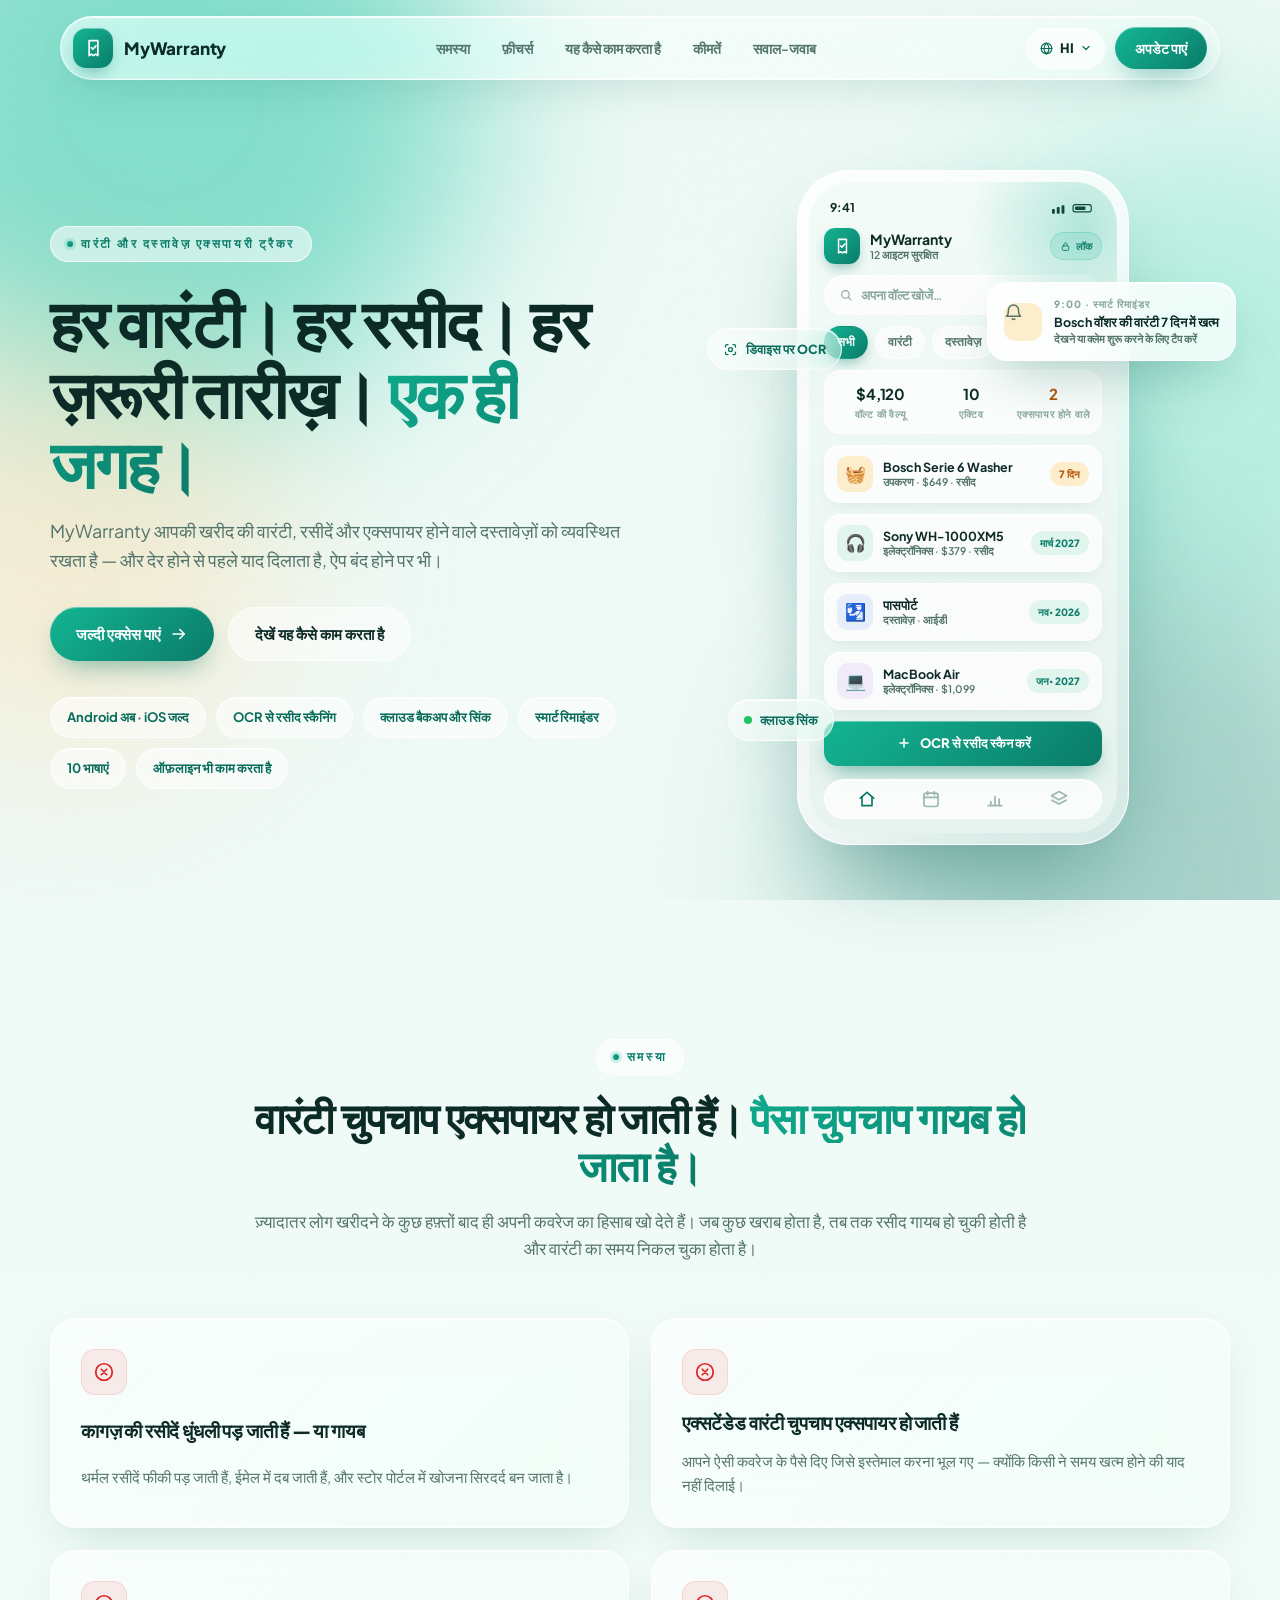
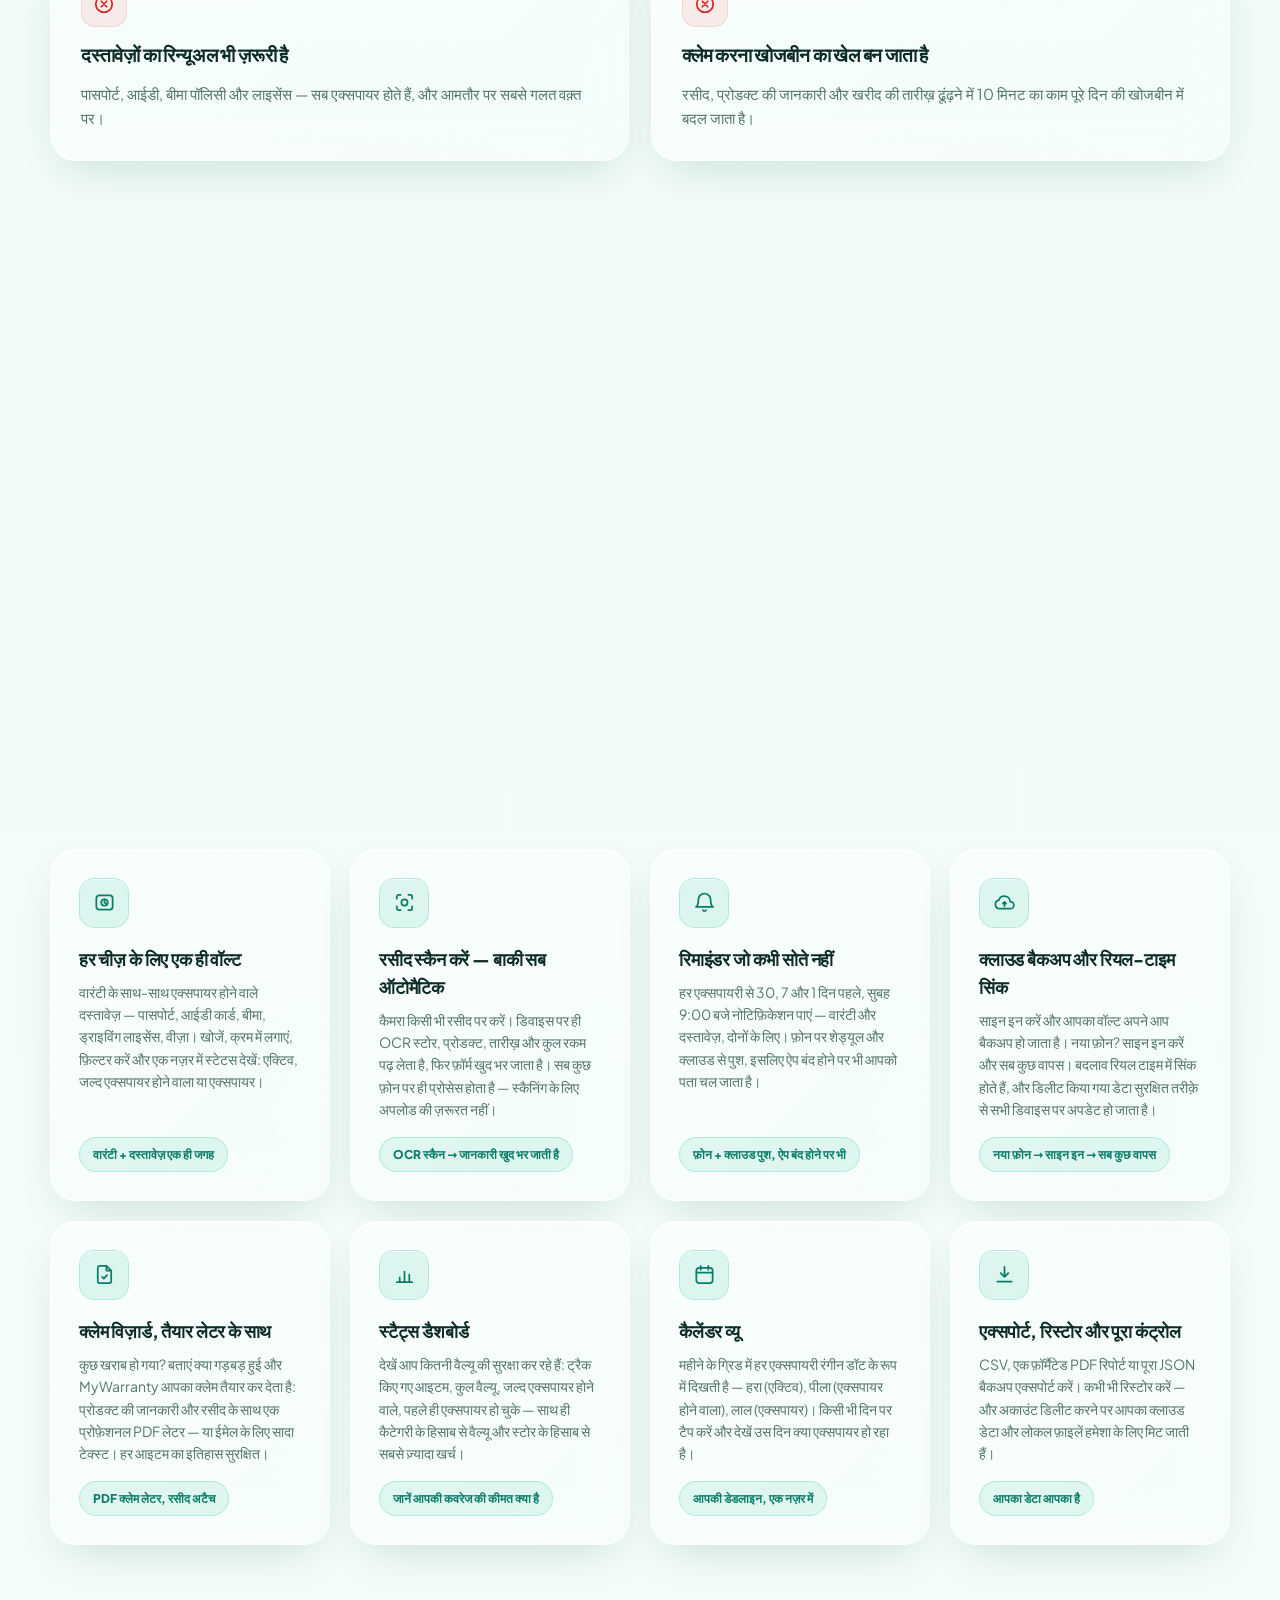
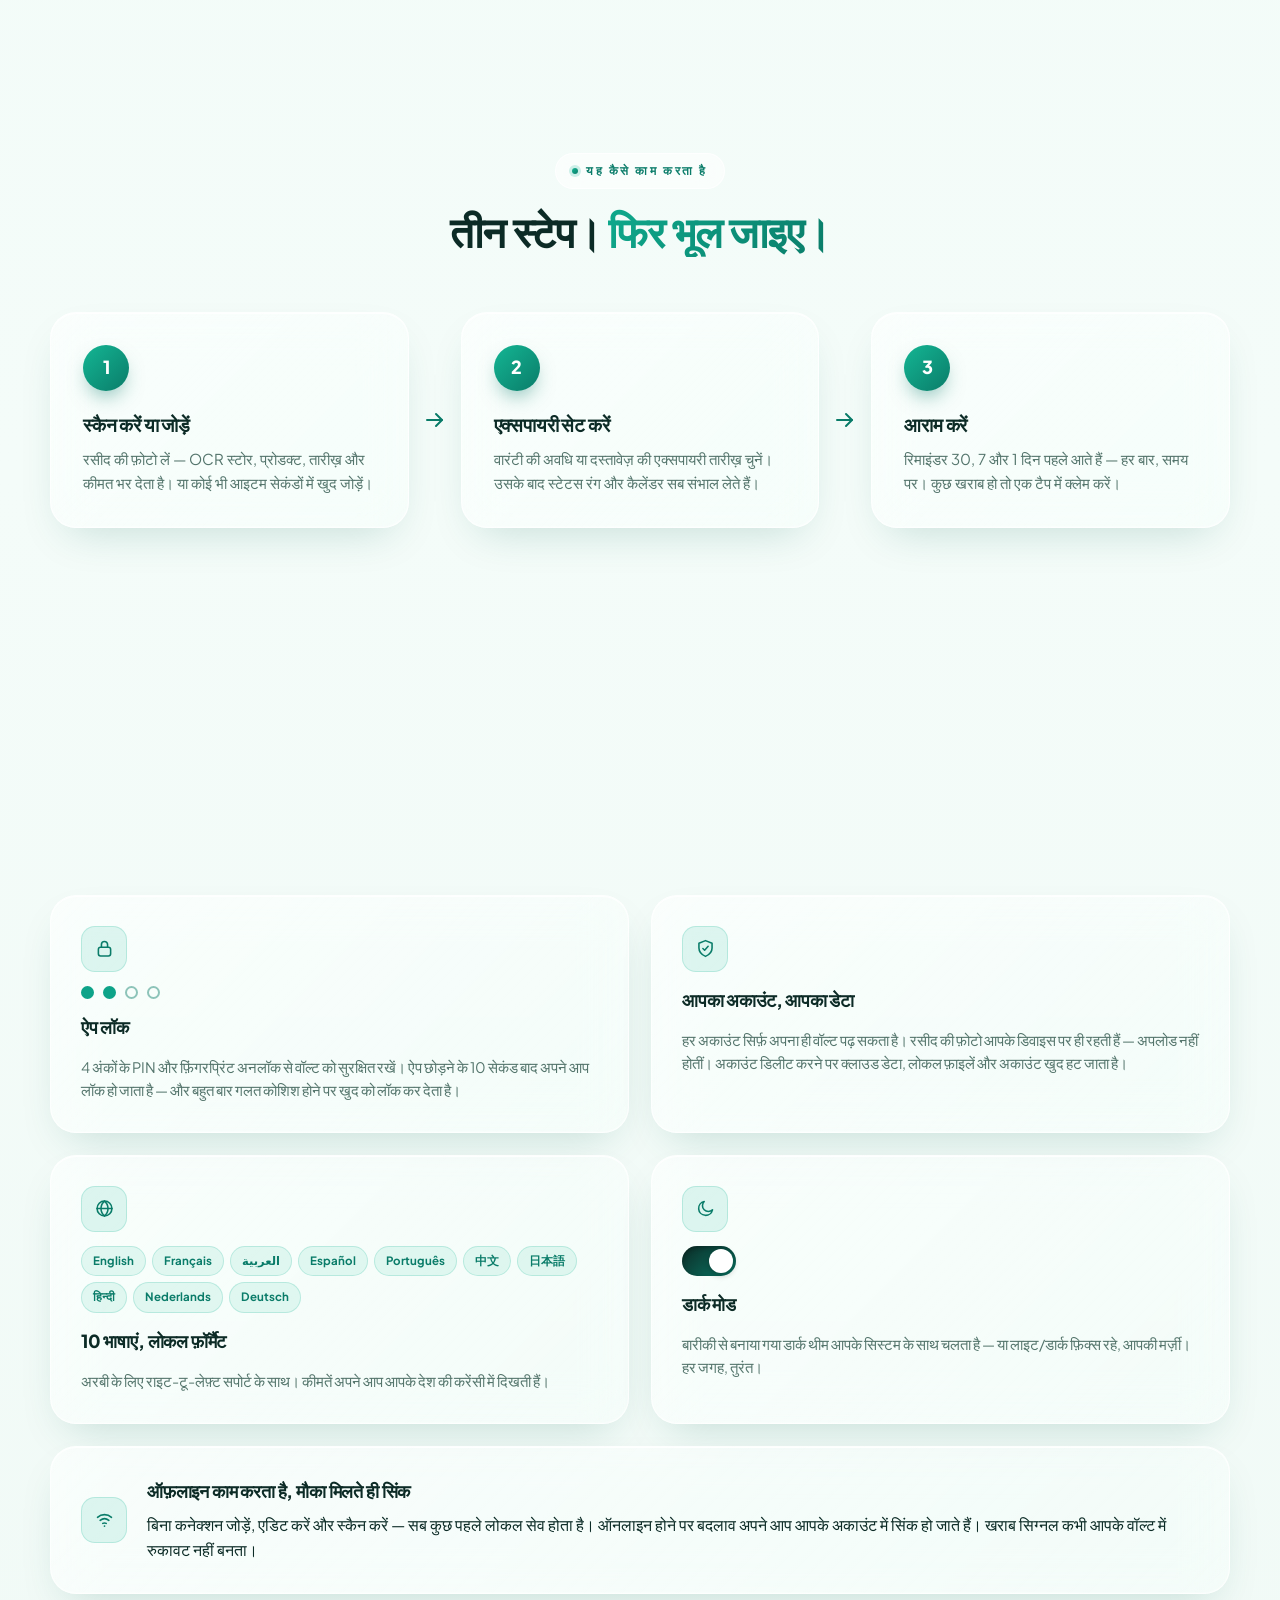
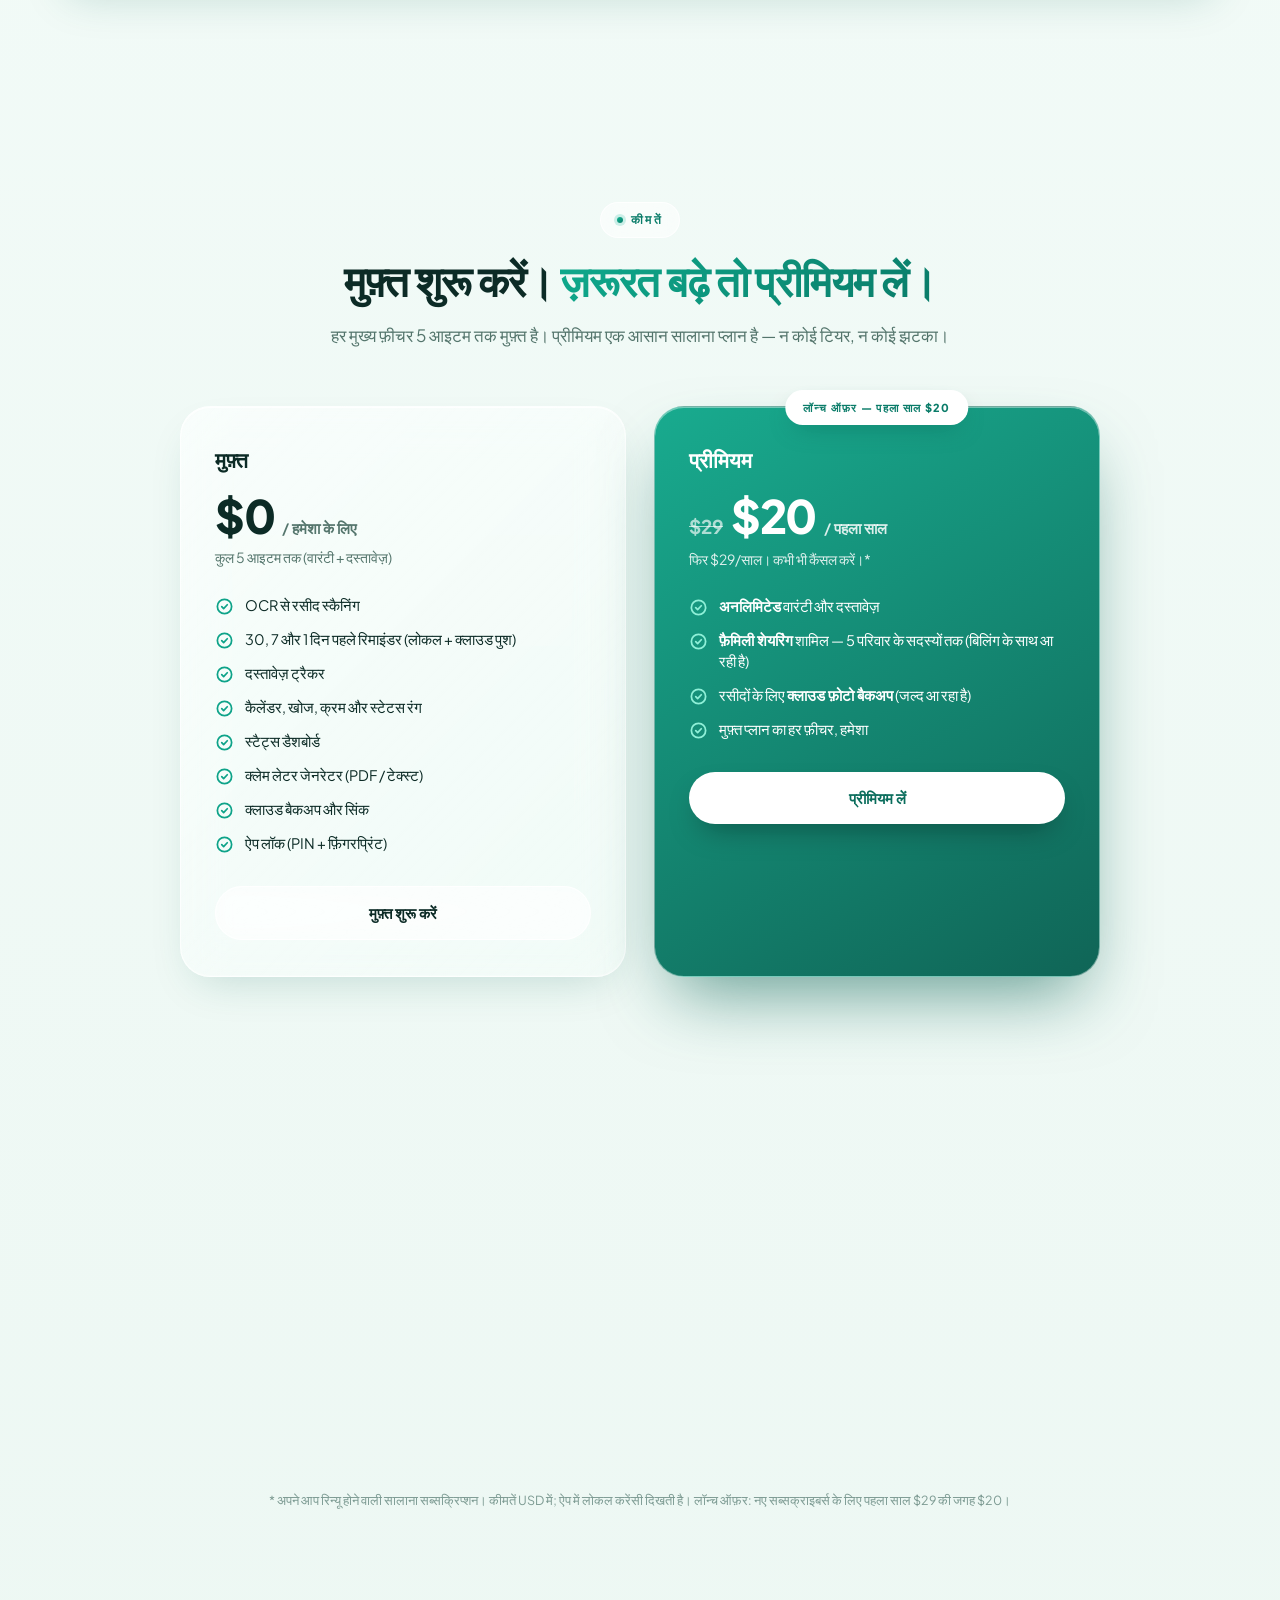
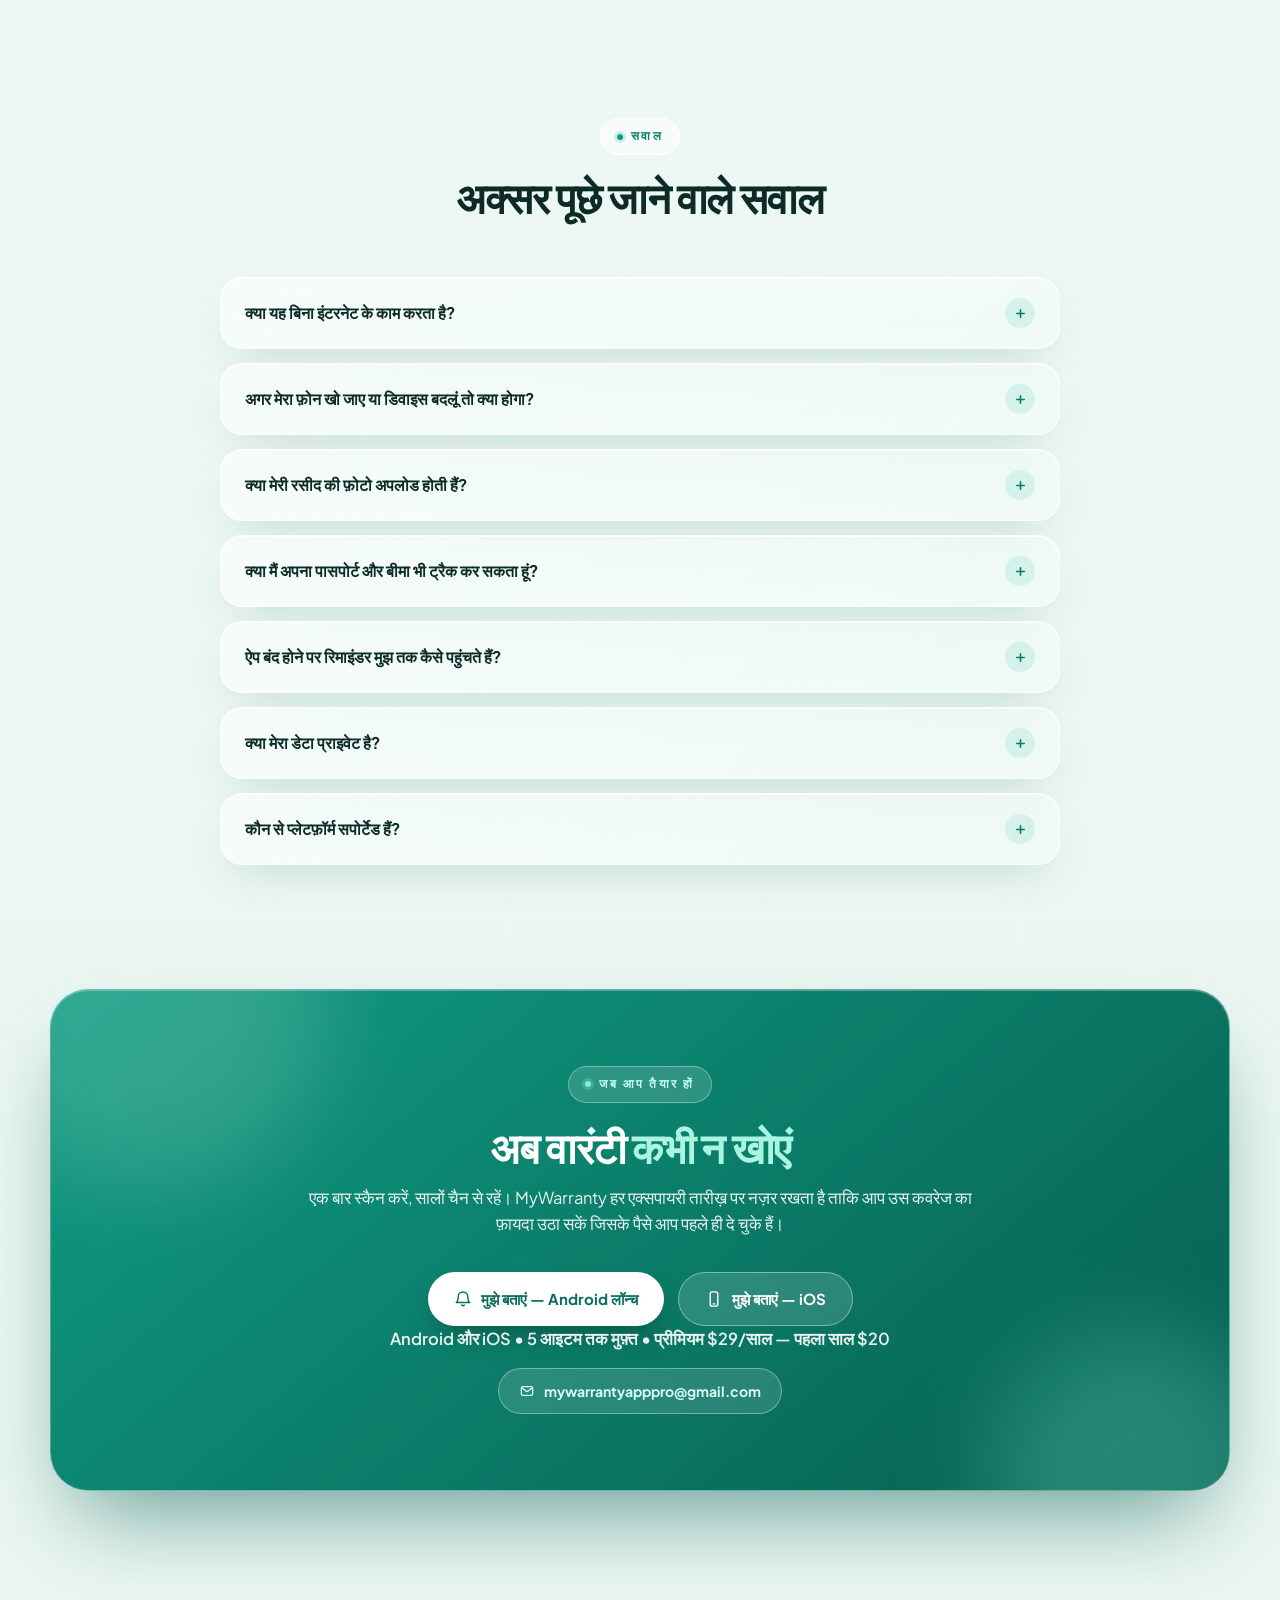
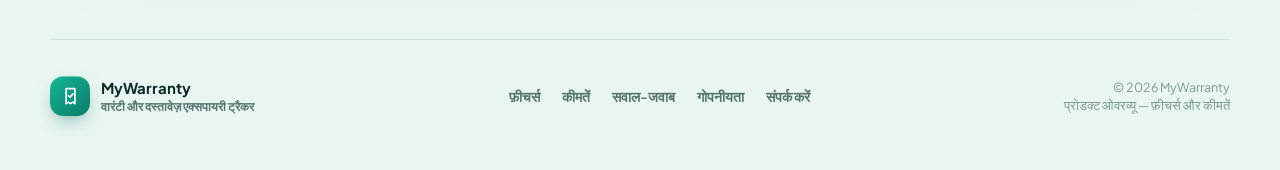
<file: hi/index.html>
<!DOCTYPE html>
<html lang="hi">
<head>
<meta charset="UTF-8">
<meta name="viewport" content="width=device-width, initial-scale=1.0">
<title>MyWarranty — वारंटी और रसीद ट्रैकर ऐप, समय पर रिमाइंडर</title>
<meta name="description" content="अपनी वारंटी, रसीदें और एक्सपायर होने वाले दस्तावेज़ एक ही जगह ट्रैक करें। 30, 7 और 1 दिन पहले मुफ़्त रिमाइंडर पाएं — ऐप बंद होने पर भी।">
<meta name="robots" content="index, follow, max-image-preview:large, max-snippet:-1, max-video-preview:-1">
<link rel="canonical" href="https://mywarrantyapp.info/hi/">
<meta name="theme-color" content="#0ea389">
<meta name="application-name" content="MyWarranty">
<link rel="manifest" href="../site.webmanifest">
<link rel="icon" type="image/svg+xml" href="../assets/favicon.svg">
<link rel="apple-touch-icon" href="../assets/apple-touch-icon.png">
<meta property="og:type" content="website">
<meta property="og:site_name" content="MyWarranty">
<meta property="og:url" content="https://mywarrantyapp.info/hi/">
<meta property="og:title" content="MyWarranty — वारंटी और रसीद ट्रैकर ऐप, समय पर रिमाइंडर">
<meta property="og:description" content="अपनी वारंटी, रसीदें और एक्सपायर होने वाले दस्तावेज़ एक ही जगह ट्रैक करें। 30, 7 और 1 दिन पहले मुफ़्त रिमाइंडर पाएं — ऐप बंद होने पर भी।">
<meta property="og:image" content="https://mywarrantyapp.info/assets/og-image.png">
<meta property="og:image:width" content="1200">
<meta property="og:image:height" content="630">
<meta property="og:image:alt" content="MyWarranty — वारंटी और दस्तावेज़ एक्सपायरी ट्रैकर">
<meta property="og:locale" content="hi_IN">
<meta property="og:locale:alternate" content="fr_FR">
<meta property="og:locale:alternate" content="es_ES">
<meta property="og:locale:alternate" content="de_DE">
<meta property="og:locale:alternate" content="pt_PT">
<meta property="og:locale:alternate" content="ar_AR">
<meta property="og:locale:alternate" content="zh_CN">
<meta property="og:locale:alternate" content="ja_JP">
<meta property="og:locale:alternate" content="nl_NL">
<meta property="og:locale:alternate" content="en_US">
<meta name="twitter:card" content="summary_large_image">
<meta name="twitter:title" content="MyWarranty — वारंटी और रसीद ट्रैकर ऐप, समय पर रिमाइंडर">
<meta name="twitter:description" content="अपनी वारंटी, रसीदें और एक्सपायर होने वाले दस्तावेज़ एक ही जगह ट्रैक करें। एक्सपायर होने से पहले मुफ़्त रिमाइंडर पाएं — ऐप बंद होने पर भी।">
<meta name="twitter:image" content="https://mywarrantyapp.info/assets/og-image.png">
<link rel="alternate" hreflang="en" href="https://mywarrantyapp.info/">
<link rel="alternate" hreflang="fr" href="https://mywarrantyapp.info/fr/">
<link rel="alternate" hreflang="es" href="https://mywarrantyapp.info/es/">
<link rel="alternate" hreflang="de" href="https://mywarrantyapp.info/de/">
<link rel="alternate" hreflang="pt" href="https://mywarrantyapp.info/pt/">
<link rel="alternate" hreflang="ar" href="https://mywarrantyapp.info/ar/">
<link rel="alternate" hreflang="zh" href="https://mywarrantyapp.info/zh/">
<link rel="alternate" hreflang="ja" href="https://mywarrantyapp.info/ja/">
<link rel="alternate" hreflang="hi" href="https://mywarrantyapp.info/hi/">
<link rel="alternate" hreflang="nl" href="https://mywarrantyapp.info/nl/">
<link rel="alternate" hreflang="x-default" href="https://mywarrantyapp.info/">
<link rel="preload" href="../assets/fonts/pjs-latin.woff2" as="font" type="font/woff2" crossorigin>
<link rel="stylesheet" href="../assets/styles.css">
<script type="application/ld+json">
{
  "@context": "https://schema.org",
  "@graph": [
    {
      "@type": "Organization",
      "@id": "https://mywarrantyapp.info/#org",
      "name": "MyWarranty",
      "url": "https://mywarrantyapp.info/",
      "logo": "https://mywarrantyapp.info/assets/apple-touch-icon.png",
      "email": "mywarrantyapppro@gmail.com"
    },
    {
      "@type": "WebSite",
      "@id": "https://mywarrantyapp.info/#website",
      "url": "https://mywarrantyapp.info/hi/",
      "name": "MyWarranty",
      "inLanguage": "hi",
      "publisher": { "@id": "https://mywarrantyapp.info/#org" }
    },
    {
      "@type": "SoftwareApplication",
      "@id": "https://mywarrantyapp.info/#app",
      "name": "MyWarranty",
      "applicationCategory": "UtilitiesApplication",
      "operatingSystem": "Android",
      "url": "https://mywarrantyapp.info/",
      "description": "वारंटी और दस्तावेज़ एक्सपायरी ट्रैकर। डिवाइस पर ही OCR से रसीदें स्कैन करें, वारंटी और दस्तावेज़ों की एक्सपायरी तारीख़ें ट्रैक करें, और कुछ भी एक्सपायर होने से 30, 7 और 1 दिन पहले रिमाइंडर पाएं — ऐप बंद होने पर भी।",
      "inLanguage": "hi",
      "availableLanguage": ["English","French","Spanish","German","Portuguese","Arabic","Chinese","Japanese","Hindi","Dutch"],
      "featureList": [
        "Receipt scanning with on-device OCR",
        "Warranty and document expiry tracking",
        "Local and cloud reminders 30, 7 and 1 day before expiry",
        "Cloud backup and real-time sync",
        "Claim letter generator (PDF / text)",
        "Calendar, stats dashboard, export and restore",
        "App lock with PIN and fingerprint",
        "Works offline"
      ],
      "offers": [
        { "@type": "Offer", "name": "Free plan", "price": "0", "priceCurrency": "USD" },
        { "@type": "Offer", "name": "Premium — first year (launch offer)", "price": "20", "priceCurrency": "USD" }
      ],
      "publisher": { "@id": "https://mywarrantyapp.info/#org" }
    },
    {
      "@type": "FAQPage",
      "@id": "https://mywarrantyapp.info/#faq",
      "inLanguage": "hi",
      "mainEntity": [
        {
          "@type": "Question",
          "name": "क्या यह बिना इंटरनेट के काम करता है?",
          "acceptedAnswer": { "@type": "Answer", "text": "हां। सब कुछ ऑफ़लाइन काम करता है — स्कैनिंग, जोड़ना, एडिट करना, रिमाइंडर। ऑनलाइन होने पर बदलाव आपके अकाउंट में सिंक हो जाते हैं।" }
        },
        {
          "@type": "Question",
          "name": "अगर मेरा फ़ोन खो जाए या डिवाइस बदलूं तो क्या होगा?",
          "acceptedAnswer": { "@type": "Answer", "text": "नए डिवाइस पर साइन इन करें और आपका वॉल्ट क्लाउड से रिस्टोर हो जाता है: वारंटी, दस्तावेज़, सेटिंग्स और इतिहास।" }
        },
        {
          "@type": "Question",
          "name": "क्या मेरी रसीद की फ़ोटो अपलोड होती हैं?",
          "acceptedAnswer": { "@type": "Answer", "text": "अभी नहीं — रसीद की फ़ोटो आपके डिवाइस पर ही रहती हैं। क्लाउड फ़ोटो बैकअप प्रीमियम का हिस्सा है और जल्द आ रहा है।" }
        },
        {
          "@type": "Question",
          "name": "क्या मैं अपना पासपोर्ट और बीमा भी ट्रैक कर सकता हूं?",
          "acceptedAnswer": { "@type": "Answer", "text": "हां। दस्तावेज़ ट्रैकर में पासपोर्ट, आईडी कार्ड, बीमा पॉलिसी, ड्राइविंग लाइसेंस, वीज़ा और एक्सपायरी तारीख़ वाली हर चीज़ शामिल है — हर एक के अपने रिमाइंडर के साथ।" }
        },
        {
          "@type": "Question",
          "name": "ऐप बंद होने पर रिमाइंडर मुझ तक कैसे पहुंचते हैं?",
          "acceptedAnswer": { "@type": "Answer", "text": "दो तरीक़े: नोटिफ़िकेशन सीधे आपके फ़ोन पर शेड्यूल होते हैं, और एक क्लाउड सर्विस भी आपके डिवाइस पर रिमाइंडर पुश करती है। इसीलिए ऐप आख़िरी बार खोलने के हफ़्तों बाद भी ये पहुंचते हैं।" }
        },
        {
          "@type": "Question",
          "name": "क्या मेरा डेटा प्राइवेट है?",
          "acceptedAnswer": { "@type": "Answer", "text": "हां। एक्सेस सख़्ती से हर अकाउंट तक सीमित है — सिर्फ़ आप ही अपना वॉल्ट पढ़ सकते हैं। फ़ोन के लिए ऐप लॉक है, और अकाउंट डिलीट करने पर क्लाउड डेटा और लोकल फ़ाइलें मिट जाती हैं।" }
        },
        {
          "@type": "Question",
          "name": "कौन से प्लेटफ़ॉर्म सपोर्टेड हैं?",
          "acceptedAnswer": { "@type": "Answer", "text": "अभी Android। iOS ऐप वही कोडबेस शेयर करती है और डेवलपमेंट में है।" }
        }
      ]
    }
  ]
}
</script>
</head>
<body>

<div class="bg" aria-hidden="true">
  <div class="blob b1"></div><div class="blob b2"></div><div class="blob b3"></div><div class="blob b4"></div>
</div>
<div class="grain" aria-hidden="true"></div>

<!-- ============ NAV ============ -->
<header class="nav glass" id="nav">
  <a class="brand" href="#top">
    <span class="brand-mark">
      <svg viewBox="0 0 24 24" fill="none" stroke="currentColor" stroke-width="1.9" stroke-linecap="round" stroke-linejoin="round"><path d="M7 3h10v17.2l-2.5-1.7-2.5 1.7-2.5-1.7L7 20.2V3z"/><path d="M9.5 11l1.8 1.8 3.5-3.8"/></svg>
    </span>
    <span class="brand-name">MyWarranty</span>
  </a>
  <nav class="nav-links" id="navLinks" aria-label="मुख्य नेविगेशन">
    <a href="#problem">समस्या</a>
    <a href="#features">फ़ीचर्स</a>
    <a href="#how">यह कैसे काम करता है</a>
    <a href="#pricing">कीमतें</a>
    <a href="#faq">सवाल-जवाब</a>
  </nav>
  <div class="nav-cta">
    <div class="lang-switch" id="langSwitch">
      <button class="lang-btn" id="langBtn" aria-expanded="false" aria-haspopup="true" aria-controls="langMenu" aria-label="भाषा बदलें">
        <svg viewBox="0 0 24 24" fill="none" stroke="currentColor" stroke-width="1.9" stroke-linecap="round"><circle cx="12" cy="12" r="8.5"/><path d="M3.5 12h17"/><path d="M12 3.5c2.7 2.3 4 5.2 4 8.5s-1.3 6.2-4 8.5c-2.7-2.3-4-5.2-4-8.5s1.3-6.2 4-8.5z"/></svg>
        <span>HI</span>
        <svg class="chev" viewBox="0 0 24 24" fill="none" stroke="currentColor" stroke-width="2.4" stroke-linecap="round" stroke-linejoin="round"><path d="M6 9l6 6 6-6"/></svg>
      </button>
      <div class="lang-menu" id="langMenu" aria-label="भाषा">
        <a lang="en" hreflang="en" href="../">English</a>
        <a lang="fr" hreflang="fr" href="../fr/">Français</a>
        <a lang="ar" hreflang="ar" href="../ar/">العربية</a>
        <a lang="es" hreflang="es" href="../es/">Español</a>
        <a lang="pt" hreflang="pt" href="../pt/">Português</a>
        <a lang="zh" hreflang="zh" href="../zh/">中文</a>
        <a lang="ja" hreflang="ja" href="../ja/">日本語</a>
        <a lang="hi" hreflang="hi" href="./" class="active" aria-current="true">हिन्दी</a>
        <a lang="nl" hreflang="nl" href="../nl/">Nederlands</a>
        <a lang="de" hreflang="de" href="../de/">Deutsch</a>
      </div>
    </div>
    <a class="btn btn-primary btn-sm" href="#cta">अपडेट पाएं</a>
    <button class="burger" id="burger" aria-label="मेन्यू खोलें" aria-expanded="false"><span></span><span></span><span></span></button>
  </div>
</header>

<main id="top">

  <!-- ============ HERO ============ -->
  <section class="hero">
    <div class="container hero-grid">
      <div class="hero-copy">
        <span class="eyebrow" data-reveal><span class="dot"></span>वारंटी और दस्तावेज़ एक्सपायरी ट्रैकर</span>
        <h1 data-reveal style="--d:.08s">हर वारंटी। हर रसीद। हर ज़रूरी तारीख़। <span class="hl">एक ही जगह।</span></h1>
        <p class="lead" data-reveal style="--d:.16s">MyWarranty आपकी खरीद की वारंटी, रसीदें और एक्सपायर होने वाले दस्तावेज़ों को व्यवस्थित रखता है — और देर होने से पहले याद दिलाता है, ऐप बंद होने पर भी।</p>
        <div class="hero-actions" data-reveal style="--d:.24s">
          <a href="#cta" class="btn btn-primary">जल्दी एक्सेस पाएं
            <svg viewBox="0 0 24 24" fill="none" stroke="currentColor" stroke-width="2" stroke-linecap="round" stroke-linejoin="round"><path d="M4 12h15"/><path d="M13 6l6 6-6 6"/></svg>
          </a>
          <a href="#how" class="btn btn-ghost">देखें यह कैसे काम करता है</a>
        </div>
        <ul class="hero-chips" data-reveal style="--d:.32s">
          <li>Android अब · iOS जल्द</li>
          <li>OCR से रसीद स्कैनिंग</li>
          <li>क्लाउड बैकअप और सिंक</li>
          <li>स्मार्ट रिमाइंडर</li>
          <li>10 भाषाएं</li>
          <li>ऑफ़लाइन भी काम करता है</li>
        </ul>
      </div>

      <div class="hero-visual" data-reveal style="--d:.2s">
        <div class="phone-scene">
          <div class="phone-glow" aria-hidden="true"></div>

          <div class="phone" role="img" aria-label="MyWarranty ऐप प्रीव्यू">
            <div class="screen">
              <div class="statusbar">
                <span>9:41</span>
                <svg viewBox="0 0 46 12" fill="currentColor" aria-hidden="true"><rect x="0" y="7" width="3" height="5" rx="1"/><rect x="5" y="5" width="3" height="7" rx="1"/><rect x="10" y="3" width="3" height="9" rx="1"/><rect x="22" y="2.5" width="19" height="7.5" rx="2.2" fill="none" stroke="currentColor" stroke-width="1.2"/><rect x="24" y="4.5" width="11" height="3.5" rx="1"/></svg>
              </div>
              <div class="app-head">
                <span class="app-mark"><svg viewBox="0 0 24 24" fill="none" stroke="currentColor" stroke-width="1.9" stroke-linecap="round" stroke-linejoin="round"><path d="M7 3h10v17.2l-2.5-1.7-2.5 1.7-2.5-1.7L7 20.2V3z"/><path d="M9.5 11l1.8 1.8 3.5-3.8"/></svg></span>
                <div class="app-title"><strong>MyWarranty</strong><span>12 आइटम सुरक्षित</span></div>
                <span class="app-lockpill"><svg viewBox="0 0 24 24" fill="none" stroke="currentColor" stroke-width="2" stroke-linecap="round"><rect x="5" y="10.5" width="14" height="10" rx="2.5"/><path d="M8.5 10.5V7.5a3.5 3.5 0 017 0v3"/></svg>लॉक</span>
              </div>
              <div class="app-search"><svg viewBox="0 0 24 24" fill="none" stroke="currentColor" stroke-width="2" stroke-linecap="round"><circle cx="11" cy="11" r="6.5"/><path d="M16 16l4.5 4.5"/></svg><span>अपना वॉल्ट खोजें…</span></div>
              <div class="app-filters"><span class="on">सभी</span><span>वारंटी</span><span>दस्तावेज़</span></div>
              <div class="app-summary">
                <div><b>$4,120</b><span>वॉल्ट की वैल्यू</span></div>
                <div><b>10</b><span>एक्टिव</span></div>
                <div><b class="warn">2</b><span>एक्सपायर होने वाले</span></div>
              </div>
              <div class="app-item">
                <span class="it-ic" style="--tint:#fdeecd">🧺</span>
                <div class="it-tx"><strong>Bosch Serie 6 Washer</strong><span>उपकरण · $649 · रसीद</span></div>
                <span class="it-st exp">7 दिन</span>
              </div>
              <div class="app-item">
                <span class="it-ic" style="--tint:#e2f6ee">🎧</span>
                <div class="it-tx"><strong>Sony WH-1000XM5</strong><span>इलेक्ट्रॉनिक्स · $379 · रसीद</span></div>
                <span class="it-st ok">मार्च 2027</span>
              </div>
              <div class="app-item">
                <span class="it-ic" style="--tint:#e7eefb">🛂</span>
                <div class="it-tx"><strong>पासपोर्ट</strong><span>दस्तावेज़ · आईडी</span></div>
                <span class="it-st ok">नव॰ 2026</span>
              </div>
              <div class="app-item">
                <span class="it-ic" style="--tint:#f1ebfa">💻</span>
                <div class="it-tx"><strong>MacBook Air</strong><span>इलेक्ट्रॉनिक्स · $1,099</span></div>
                <span class="it-st ok">जन॰ 2027</span>
              </div>
              <div class="app-scan"><svg viewBox="0 0 24 24" fill="none" stroke="currentColor" stroke-width="2.4" stroke-linecap="round"><path d="M12 6v12M6 12h12"/></svg>OCR से रसीद स्कैन करें</div>
              <div class="app-tabbar" aria-hidden="true">
                <svg class="act" viewBox="0 0 24 24" fill="none" stroke="currentColor" stroke-width="2" stroke-linecap="round" stroke-linejoin="round"><path d="M4 11l8-7 8 7"/><path d="M6 9.5V20h12V9.5"/></svg>
                <svg viewBox="0 0 24 24" fill="none" stroke="currentColor" stroke-width="2" stroke-linecap="round"><rect x="3.5" y="5" width="17" height="16" rx="3"/><path d="M3.5 10h17M8 3v4M16 3v4"/></svg>
                <svg viewBox="0 0 24 24" fill="none" stroke="currentColor" stroke-width="2" stroke-linecap="round"><path d="M4 20h16M7 20v-5M12 20V9M17 20v-8"/></svg>
                <svg viewBox="0 0 24 24" fill="none" stroke="currentColor" stroke-width="2" stroke-linecap="round" stroke-linejoin="round"><path d="M12 3l9 5-9 5-9-5z"/><path d="M3.5 13.5L12 18l8.5-4.5"/></svg>
              </div>
            </div>
          </div>

          <div class="float-notif glass-strong" aria-hidden="true">
            <span class="fn-ic"><svg viewBox="0 0 24 24" fill="none" stroke="currentColor" stroke-width="1.9" stroke-linecap="round" stroke-linejoin="round"><path d="M18.4 9a6.4 6.4 0 10-12.8 0c0 6-2.6 7.6-2.6 7.6h18s-2.6-1.6-2.6-7.6"/><path d="M13.7 20a2 2 0 01-3.4 0"/></svg></span>
            <div>
              <small>9:00 · स्मार्ट रिमाइंडर</small>
              <strong>Bosch वॉशर की वारंटी 7 दिन में खत्म</strong>
              <span>देखने या क्लेम शुरू करने के लिए टैप करें</span>
            </div>
          </div>
          <div class="float-chip glass fc-1" aria-hidden="true">
            <svg viewBox="0 0 24 24" fill="none" stroke="currentColor" stroke-width="2" stroke-linecap="round" stroke-linejoin="round"><path d="M4 8V6a2 2 0 012-2h2M16 4h2a2 2 0 012 2v2M20 16v2a2 2 0 01-2 2h-2M8 20H6a2 2 0 01-2-2v-2"/><circle cx="12" cy="12" r="3.2"/></svg>
            डिवाइस पर OCR
          </div>
          <div class="float-chip glass fc-2" aria-hidden="true"><span class="pulse"></span>क्लाउड सिंक</div>
        </div>
      </div>
    </div>
  </section>

  <!-- ============ PROBLEM ============ -->
  <section class="section" id="problem">
    <div class="container">
      <div class="section-head" data-reveal>
        <span class="eyebrow"><span class="dot"></span>समस्या</span>
        <h2>वारंटी चुपचाप एक्सपायर हो जाती हैं। <span class="hl">पैसा चुपचाप गायब हो जाता है।</span></h2>
        <p>ज़्यादातर लोग खरीदने के कुछ हफ़्तों बाद ही अपनी कवरेज का हिसाब खो देते हैं। जब कुछ खराब होता है, तब तक रसीद गायब हो चुकी होती है और वारंटी का समय निकल चुका होता है।</p>
      </div>

      <div class="problem-grid" data-reveal-group>
        <article class="p-card glass glow-card">
          <span class="p-ic"><svg viewBox="0 0 24 24" fill="none" stroke="currentColor" stroke-width="1.9" stroke-linecap="round"><circle cx="12" cy="12" r="9"/><path d="M9 9l6 6M15 9l-6 6"/></svg></span>
          <h3>कागज़ की रसीदें धुंधली पड़ जाती हैं — या गायब</h3>
          <p>थर्मल रसीदें फीकी पड़ जाती हैं, ईमेल में दब जाती हैं, और स्टोर पोर्टल में खोजना सिरदर्द बन जाता है।</p>
        </article>
        <article class="p-card glass glow-card">
          <span class="p-ic"><svg viewBox="0 0 24 24" fill="none" stroke="currentColor" stroke-width="1.9" stroke-linecap="round"><circle cx="12" cy="12" r="9"/><path d="M9 9l6 6M15 9l-6 6"/></svg></span>
          <h3>एक्सटेंडेड वारंटी चुपचाप एक्सपायर हो जाती हैं</h3>
          <p>आपने ऐसी कवरेज के पैसे दिए जिसे इस्तेमाल करना भूल गए — क्योंकि किसी ने समय खत्म होने की याद नहीं दिलाई।</p>
        </article>
        <article class="p-card glass glow-card">
          <span class="p-ic"><svg viewBox="0 0 24 24" fill="none" stroke="currentColor" stroke-width="1.9" stroke-linecap="round"><circle cx="12" cy="12" r="9"/><path d="M9 9l6 6M15 9l-6 6"/></svg></span>
          <h3>दस्तावेज़ों का रिन्यूअल भी ज़रूरी है</h3>
          <p>पासपोर्ट, आईडी, बीमा पॉलिसी और लाइसेंस — सब एक्सपायर होते हैं, और आमतौर पर सबसे गलत वक़्त पर।</p>
        </article>
        <article class="p-card glass glow-card">
          <span class="p-ic"><svg viewBox="0 0 24 24" fill="none" stroke="currentColor" stroke-width="1.9" stroke-linecap="round"><circle cx="12" cy="12" r="9"/><path d="M9 9l6 6M15 9l-6 6"/></svg></span>
          <h3>क्लेम करना खोजबीन का खेल बन जाता है</h3>
          <p>रसीद, प्रोडक्ट की जानकारी और खरीद की तारीख़ ढूंढ़ने में 10 मिनट का काम पूरे दिन की खोजबीन में बदल जाता है।</p>
        </article>
      </div>

      <div class="fix-banner" data-reveal>
        <div>
          <span class="eyebrow eyebrow-light fix-badge"><span class="dot"></span>हल</span>
          <h3>MyWarranty चारों का हल है।</h3>
          <p>एक बार रसीद स्कैन करें — MyWarranty उसे पढ़ लेता है, सहेज लेता है, तारीख़ का ध्यान रखता है और कुछ भी एक्सपायर होने से पहले आपको याद दिलाता है। आपका वॉल्ट आपके अकाउंट में बैकअप रहता है, इसलिए फ़ोन खोने का मतलब कवरेज खोना कभी नहीं होता।</p>
        </div>
        <div class="tl" aria-label="रिमाइंडर टाइमलाइन">
          <div class="tl-step"><span class="tl-dot">30</span><small>दिन पहले</small></div>
          <span class="tl-line"></span>
          <div class="tl-step"><span class="tl-dot">7</span><small>दिन पहले</small></div>
          <span class="tl-line"></span>
          <div class="tl-step"><span class="tl-dot">1</span><small>दिन पहले</small></div>
          <span class="tl-line"></span>
          <div class="tl-step"><span class="tl-dot"><svg viewBox="0 0 24 24" fill="none" stroke="currentColor" stroke-width="1.9" stroke-linecap="round" stroke-linejoin="round"><path d="M18.4 9a6.4 6.4 0 10-12.8 0c0 6-2.6 7.6-2.6 7.6h18s-2.6-1.6-2.6-7.6"/><path d="M13.7 20a2 2 0 01-3.4 0"/></svg></span><small>रिमाइंडर मिलता है</small></div>
        </div>
      </div>
    </div>
  </section>

  <!-- ============ FEATURES ============ -->
  <section class="section" id="features">
    <div class="container">
      <div class="section-head" data-reveal>
        <span class="eyebrow"><span class="dot"></span>फ़ीचर्स</span>
        <h2>बना है ताकि भूलना <span class="hl">नामुमकिन</span> हो जाए</h2>
      </div>

      <div class="feat-grid" data-reveal-group>
        <article class="f-card glass glow-card">
          <span class="f-ic"><svg viewBox="0 0 24 24" fill="none" stroke="currentColor" stroke-width="1.8" stroke-linecap="round" stroke-linejoin="round"><rect x="3.5" y="4.5" width="17" height="15" rx="3"/><circle cx="12" cy="12" r="3.4"/><path d="M12 8.6V12l1.7 1.3"/></svg></span>
          <h3>हर चीज़ के लिए एक ही वॉल्ट</h3>
          <p>वारंटी के साथ-साथ एक्सपायर होने वाले दस्तावेज़ — पासपोर्ट, आईडी कार्ड, बीमा, ड्राइविंग लाइसेंस, वीज़ा। खोजें, क्रम में लगाएं, फ़िल्टर करें और एक नज़र में स्टेटस देखें: एक्टिव, जल्द एक्सपायर होने वाला या एक्सपायर।</p>
          <span class="tag">वारंटी + दस्तावेज़ एक ही जगह</span>
        </article>
        <article class="f-card glass glow-card">
          <span class="f-ic"><svg viewBox="0 0 24 24" fill="none" stroke="currentColor" stroke-width="1.8" stroke-linecap="round" stroke-linejoin="round"><path d="M4 8V6a2 2 0 012-2h2M16 4h2a2 2 0 012 2v2M20 16v2a2 2 0 01-2 2h-2M8 20H6a2 2 0 01-2-2v-2"/><circle cx="12" cy="12" r="3.2"/></svg></span>
          <h3>रसीद स्कैन करें — बाकी सब ऑटोमैटिक</h3>
          <p>कैमरा किसी भी रसीद पर करें। डिवाइस पर ही OCR स्टोर, प्रोडक्ट, तारीख़ और कुल रकम पढ़ लेता है, फिर फ़ॉर्म खुद भर जाता है। सब कुछ फ़ोन पर ही प्रोसेस होता है — स्कैनिंग के लिए अपलोड की ज़रूरत नहीं।</p>
          <span class="tag">OCR स्कैन → जानकारी खुद भर जाती है</span>
        </article>
        <article class="f-card glass glow-card">
          <span class="f-ic"><svg viewBox="0 0 24 24" fill="none" stroke="currentColor" stroke-width="1.8" stroke-linecap="round" stroke-linejoin="round"><path d="M18.4 9a6.4 6.4 0 10-12.8 0c0 6-2.6 7.6-2.6 7.6h18s-2.6-1.6-2.6-7.6"/><path d="M13.7 20a2 2 0 01-3.4 0"/></svg></span>
          <h3>रिमाइंडर जो कभी सोते नहीं</h3>
          <p>हर एक्सपायरी से 30, 7 और 1 दिन पहले, सुबह 9:00 बजे नोटिफ़िकेशन पाएं — वारंटी और दस्तावेज़, दोनों के लिए। फ़ोन पर शेड्यूल और क्लाउड से पुश, इसलिए ऐप बंद होने पर भी आपको पता चल जाता है।</p>
          <span class="tag">फ़ोन + क्लाउड पुश, ऐप बंद होने पर भी</span>
        </article>
        <article class="f-card glass glow-card">
          <span class="f-ic"><svg viewBox="0 0 24 24" fill="none" stroke="currentColor" stroke-width="1.8" stroke-linecap="round" stroke-linejoin="round"><path d="M7 18.5a4.5 4.5 0 01-.9-8.9A6 6 0 0117.8 11h.2a3.75 3.75 0 010 7.5H7z"/><path d="M12 16v-4.5M10.2 13.2L12 11.4l1.8 1.8"/></svg></span>
          <h3>क्लाउड बैकअप और रियल-टाइम सिंक</h3>
          <p>साइन इन करें और आपका वॉल्ट अपने आप बैकअप हो जाता है। नया फ़ोन? साइन इन करें और सब कुछ वापस। बदलाव रियल टाइम में सिंक होते हैं, और डिलीट किया गया डेटा सुरक्षित तरीक़े से सभी डिवाइस पर अपडेट हो जाता है।</p>
          <span class="tag">नया फ़ोन → साइन इन → सब कुछ वापस</span>
        </article>
        <article class="f-card glass glow-card">
          <span class="f-ic"><svg viewBox="0 0 24 24" fill="none" stroke="currentColor" stroke-width="1.8" stroke-linecap="round" stroke-linejoin="round"><path d="M14 3H7a2 2 0 00-2 2v14a2 2 0 002 2h10a2 2 0 002-2V8z"/><path d="M14 3v5h5"/><path d="M9.5 14.5l1.8 1.8 3.4-3.6"/></svg></span>
          <h3>क्लेम विज़ार्ड, तैयार लेटर के साथ</h3>
          <p>कुछ खराब हो गया? बताएं क्या गड़बड़ हुई और MyWarranty आपका क्लेम तैयार कर देता है: प्रोडक्ट की जानकारी और रसीद के साथ एक प्रोफ़ेशनल PDF लेटर — या ईमेल के लिए सादा टेक्स्ट। हर आइटम का इतिहास सुरक्षित।</p>
          <span class="tag">PDF क्लेम लेटर, रसीद अटैच</span>
        </article>
        <article class="f-card glass glow-card">
          <span class="f-ic"><svg viewBox="0 0 24 24" fill="none" stroke="currentColor" stroke-width="1.8" stroke-linecap="round"><path d="M4 20h16"/><path d="M7 20v-5M12 20V9M17 20v-8"/></svg></span>
          <h3>स्टैट्स डैशबोर्ड</h3>
          <p>देखें आप कितनी वैल्यू की सुरक्षा कर रहे हैं: ट्रैक किए गए आइटम, कुल वैल्यू, जल्द एक्सपायर होने वाले, पहले ही एक्सपायर हो चुके — साथ ही कैटेगरी के हिसाब से वैल्यू और स्टोर के हिसाब से सबसे ज़्यादा खर्च।</p>
          <span class="tag">जानें आपकी कवरेज की कीमत क्या है</span>
        </article>
        <article class="f-card glass glow-card">
          <span class="f-ic"><svg viewBox="0 0 24 24" fill="none" stroke="currentColor" stroke-width="1.8" stroke-linecap="round"><rect x="3.5" y="5" width="17" height="16" rx="3"/><path d="M3.5 10h17M8 3v4M16 3v4"/></svg></span>
          <h3>कैलेंडर व्यू</h3>
          <p>महीने के ग्रिड में हर एक्सपायरी रंगीन डॉट के रूप में दिखती है — हरा (एक्टिव), पीला (एक्सपायर होने वाला), लाल (एक्सपायर)। किसी भी दिन पर टैप करें और देखें उस दिन क्या एक्सपायर हो रहा है।</p>
          <span class="tag">आपकी डेडलाइन, एक नज़र में</span>
        </article>
        <article class="f-card glass glow-card">
          <span class="f-ic"><svg viewBox="0 0 24 24" fill="none" stroke="currentColor" stroke-width="1.8" stroke-linecap="round" stroke-linejoin="round"><path d="M12 4v10M8 10.5l4 4 4-4"/><path d="M4.5 19.5h15"/></svg></span>
          <h3>एक्सपोर्ट, रिस्टोर और पूरा कंट्रोल</h3>
          <p>CSV, एक फ़ॉर्मैटेड PDF रिपोर्ट या पूरा JSON बैकअप एक्सपोर्ट करें। कभी भी रिस्टोर करें — और अकाउंट डिलीट करने पर आपका क्लाउड डेटा और लोकल फ़ाइलें हमेशा के लिए मिट जाती हैं।</p>
          <span class="tag">आपका डेटा आपका है</span>
        </article>
      </div>
    </div>
  </section>

  <!-- ============ HOW IT WORKS ============ -->
  <section class="section" id="how">
    <div class="container">
      <div class="section-head" data-reveal>
        <span class="eyebrow"><span class="dot"></span>यह कैसे काम करता है</span>
        <h2>तीन स्टेप। <span class="hl">फिर भूल जाइए।</span></h2>
      </div>
      <div class="steps" data-reveal-group>
        <article class="step glass glow-card">
          <span class="step-num">1</span>
          <h3>स्कैन करें या जोड़ें</h3>
          <p>रसीद की फ़ोटो लें — OCR स्टोर, प्रोडक्ट, तारीख़ और कीमत भर देता है। या कोई भी आइटम सेकंडों में खुद जोड़ें।</p>
        </article>
        <span class="step-arrow" aria-hidden="true"><svg viewBox="0 0 24 24" fill="none" stroke="currentColor" stroke-width="2" stroke-linecap="round" stroke-linejoin="round"><path d="M4 12h15"/><path d="M13 6l6 6-6 6"/></svg></span>
        <article class="step glass glow-card">
          <span class="step-num">2</span>
          <h3>एक्सपायरी सेट करें</h3>
          <p>वारंटी की अवधि या दस्तावेज़ की एक्सपायरी तारीख़ चुनें। उसके बाद स्टेटस रंग और कैलेंडर सब संभाल लेते हैं।</p>
        </article>
        <span class="step-arrow" aria-hidden="true"><svg viewBox="0 0 24 24" fill="none" stroke="currentColor" stroke-width="2" stroke-linecap="round" stroke-linejoin="round"><path d="M4 12h15"/><path d="M13 6l6 6-6 6"/></svg></span>
        <article class="step glass glow-card">
          <span class="step-num">3</span>
          <h3>आराम करें</h3>
          <p>रिमाइंडर 30, 7 और 1 दिन पहले आते हैं — हर बार, समय पर। कुछ खराब हो तो एक टैप में क्लेम करें।</p>
        </article>
      </div>
    </div>
  </section>

  <!-- ============ PRIVACY & PERSONALIZATION ============ -->
  <section class="section" id="privacy">
    <div class="container">
      <div class="section-head" data-reveal>
        <span class="eyebrow"><span class="dot"></span>प्राइवेसी और पर्सनलाइज़ेशन</span>
        <h2>बनावट से ही प्राइवेट। <span class="hl">हर भाषा में आपका।</span></h2>
      </div>

      <div class="priv-grid" data-reveal-group>
        <article class="v-card glass glow-card">
          <span class="v-ic"><svg viewBox="0 0 24 24" fill="none" stroke="currentColor" stroke-width="1.8" stroke-linecap="round"><rect x="5" y="10.5" width="14" height="10" rx="2.5"/><path d="M8.5 10.5V7.5a3.5 3.5 0 017 0v3"/></svg></span>
          <span class="pin" aria-hidden="true"><i class="f"></i><i class="f"></i><i></i><i></i></span>
          <h3>ऐप लॉक</h3>
          <p>4 अंकों के PIN और फ़िंगरप्रिंट अनलॉक से वॉल्ट को सुरक्षित रखें। ऐप छोड़ने के 10 सेकंड बाद अपने आप लॉक हो जाता है — और बहुत बार गलत कोशिश होने पर खुद को लॉक कर देता है।</p>
        </article>
        <article class="v-card glass glow-card">
          <span class="v-ic"><svg viewBox="0 0 24 24" fill="none" stroke="currentColor" stroke-width="1.8" stroke-linecap="round" stroke-linejoin="round"><path d="M12 3l7.5 3v5.5c0 4.8-3.2 7.7-7.5 9.5-4.3-1.8-7.5-4.7-7.5-9.5V6z"/><path d="M9 12l2 2 4-4.5"/></svg></span>
          <h3>आपका अकाउंट, आपका डेटा</h3>
          <p>हर अकाउंट सिर्फ़ अपना ही वॉल्ट पढ़ सकता है। रसीद की फ़ोटो आपके डिवाइस पर ही रहती हैं — अपलोड नहीं होतीं। अकाउंट डिलीट करने पर क्लाउड डेटा, लोकल फ़ाइलें और अकाउंट खुद हट जाता है।</p>
        </article>
        <article class="v-card glass glow-card">
          <span class="v-ic"><svg viewBox="0 0 24 24" fill="none" stroke="currentColor" stroke-width="1.8" stroke-linecap="round"><circle cx="12" cy="12" r="8.5"/><path d="M3.5 12h17"/><path d="M12 3.5c2.7 2.3 4 5.2 4 8.5s-1.3 6.2-4 8.5c-2.7-2.3-4-5.2-4-8.5s1.3-6.2 4-8.5z"/></svg></span>
          <div class="langs" aria-label="सपोर्टेड भाषाएं"><span lang="en">English</span><span lang="fr">Français</span><span lang="ar" dir="rtl">العربية</span><span lang="es">Español</span><span lang="pt">Português</span><span lang="zh">中文</span><span lang="ja">日本語</span><span lang="hi">हिन्दी</span><span lang="nl">Nederlands</span><span lang="de">Deutsch</span></div>
          <h3>10 भाषाएं, लोकल फ़ॉर्मैट</h3>
          <p>अरबी के लिए राइट-टू-लेफ़्ट सपोर्ट के साथ। कीमतें अपने आप आपके देश की करेंसी में दिखती हैं।</p>
        </article>
        <article class="v-card glass glow-card">
          <span class="v-ic"><svg viewBox="0 0 24 24" fill="none" stroke="currentColor" stroke-width="1.8" stroke-linecap="round" stroke-linejoin="round"><path d="M20 13.5A8 8 0 1110.5 4 6.5 6.5 0 0020 13.5z"/></svg></span>
          <span class="mini-toggle" aria-hidden="true"><span class="knob"></span></span>
          <h3>डार्क मोड</h3>
          <p>बारीकी से बनाया गया डार्क थीम आपके सिस्टम के साथ चलता है — या लाइट/डार्क फ़िक्स रहे, आपकी मर्ज़ी। हर जगह, तुरंत।</p>
        </article>
        <article class="v-card glass glow-card" style="grid-column:1/-1;flex-direction:row;align-items:center;gap:20px">
          <span class="v-ic" style="flex-shrink:0"><svg viewBox="0 0 24 24" fill="none" stroke="currentColor" stroke-width="1.8" stroke-linecap="round"><path d="M4 9.5a12 12 0 0116 0"/><path d="M7 13a8 8 0 0110 0"/><path d="M10 16.5a4 4 0 014 0"/><circle cx="12" cy="19.5" r="1" fill="currentColor" stroke="none"/></svg></span>
          <div>
            <h3>ऑफ़लाइन काम करता है, मौका मिलते ही सिंक</h3>
            <p style="margin-top:6px">बिना कनेक्शन जोड़ें, एडिट करें और स्कैन करें — सब कुछ पहले लोकल सेव होता है। ऑनलाइन होने पर बदलाव अपने आप आपके अकाउंट में सिंक हो जाते हैं। खराब सिग्नल कभी आपके वॉल्ट में रुकावट नहीं बनता।</p>
          </div>
        </article>
      </div>
    </div>
  </section>

  <!-- ============ PRICING ============ -->
  <section class="section" id="pricing">
    <div class="container">
      <div class="section-head" data-reveal>
        <span class="eyebrow"><span class="dot"></span>कीमतें</span>
        <h2>मुफ़्त शुरू करें। <span class="hl">ज़रूरत बढ़े तो प्रीमियम लें।</span></h2>
        <p>हर मुख्य फ़ीचर 5 आइटम तक मुफ़्त है। प्रीमियम एक आसान सालाना प्लान है — न कोई टियर, न कोई झटका।</p>
      </div>

      <div class="plans" data-reveal-group>
        <article class="plan glass glow-card">
          <h3>मुफ़्त</h3>
          <div class="price"><b>$0</b><span>/ हमेशा के लिए</span></div>
          <p class="plan-sub">कुल 5 आइटम तक (वारंटी + दस्तावेज़)</p>
          <ul>
            <li><svg viewBox="0 0 24 24" fill="none" stroke="currentColor" stroke-width="2.2" stroke-linecap="round" stroke-linejoin="round"><circle cx="12" cy="12" r="9"/><path d="M8.5 12.2l2.4 2.4 4.6-4.8"/></svg>OCR से रसीद स्कैनिंग</li>
            <li><svg viewBox="0 0 24 24" fill="none" stroke="currentColor" stroke-width="2.2" stroke-linecap="round" stroke-linejoin="round"><circle cx="12" cy="12" r="9"/><path d="M8.5 12.2l2.4 2.4 4.6-4.8"/></svg>30, 7 और 1 दिन पहले रिमाइंडर (लोकल + क्लाउड पुश)</li>
            <li><svg viewBox="0 0 24 24" fill="none" stroke="currentColor" stroke-width="2.2" stroke-linecap="round" stroke-linejoin="round"><circle cx="12" cy="12" r="9"/><path d="M8.5 12.2l2.4 2.4 4.6-4.8"/></svg>दस्तावेज़ ट्रैकर</li>
            <li><svg viewBox="0 0 24 24" fill="none" stroke="currentColor" stroke-width="2.2" stroke-linecap="round" stroke-linejoin="round"><circle cx="12" cy="12" r="9"/><path d="M8.5 12.2l2.4 2.4 4.6-4.8"/></svg>कैलेंडर, खोज, क्रम और स्टेटस रंग</li>
            <li><svg viewBox="0 0 24 24" fill="none" stroke="currentColor" stroke-width="2.2" stroke-linecap="round" stroke-linejoin="round"><circle cx="12" cy="12" r="9"/><path d="M8.5 12.2l2.4 2.4 4.6-4.8"/></svg>स्टैट्स डैशबोर्ड</li>
            <li><svg viewBox="0 0 24 24" fill="none" stroke="currentColor" stroke-width="2.2" stroke-linecap="round" stroke-linejoin="round"><circle cx="12" cy="12" r="9"/><path d="M8.5 12.2l2.4 2.4 4.6-4.8"/></svg>क्लेम लेटर जेनरेटर (PDF / टेक्स्ट)</li>
            <li><svg viewBox="0 0 24 24" fill="none" stroke="currentColor" stroke-width="2.2" stroke-linecap="round" stroke-linejoin="round"><circle cx="12" cy="12" r="9"/><path d="M8.5 12.2l2.4 2.4 4.6-4.8"/></svg>क्लाउड बैकअप और सिंक</li>
            <li><svg viewBox="0 0 24 24" fill="none" stroke="currentColor" stroke-width="2.2" stroke-linecap="round" stroke-linejoin="round"><circle cx="12" cy="12" r="9"/><path d="M8.5 12.2l2.4 2.4 4.6-4.8"/></svg>ऐप लॉक (PIN + फ़िंगरप्रिंट)</li>
          </ul>
          <a href="#cta" class="btn btn-ghost btn-block">मुफ़्त शुरू करें</a>
        </article>

        <article class="plan plan-pro">
          <span class="launch-badge">लॉन्च ऑफ़र — पहला साल $20</span>
          <h3>प्रीमियम</h3>
          <div class="price"><s>$29</s><b>$20</b><span>/ पहला साल</span></div>
          <p class="plan-sub">फिर $29/साल। कभी भी कैंसल करें।*</p>
          <ul>
            <li><svg viewBox="0 0 24 24" fill="none" stroke="currentColor" stroke-width="2.2" stroke-linecap="round" stroke-linejoin="round"><circle cx="12" cy="12" r="9"/><path d="M8.5 12.2l2.4 2.4 4.6-4.8"/></svg><span><strong>अनलिमिटेड</strong> वारंटी और दस्तावेज़</span></li>
            <li><svg viewBox="0 0 24 24" fill="none" stroke="currentColor" stroke-width="2.2" stroke-linecap="round" stroke-linejoin="round"><circle cx="12" cy="12" r="9"/><path d="M8.5 12.2l2.4 2.4 4.6-4.8"/></svg><span><strong>फ़ैमिली शेयरिंग</strong> शामिल — 5 परिवार के सदस्यों तक (बिलिंग के साथ आ रही है)</span></li>
            <li><svg viewBox="0 0 24 24" fill="none" stroke="currentColor" stroke-width="2.2" stroke-linecap="round" stroke-linejoin="round"><circle cx="12" cy="12" r="9"/><path d="M8.5 12.2l2.4 2.4 4.6-4.8"/></svg><span>रसीदों के लिए <strong>क्लाउड फ़ोटो बैकअप</strong> (जल्द आ रहा है)</span></li>
            <li><svg viewBox="0 0 24 24" fill="none" stroke="currentColor" stroke-width="2.2" stroke-linecap="round" stroke-linejoin="round"><circle cx="12" cy="12" r="9"/><path d="M8.5 12.2l2.4 2.4 4.6-4.8"/></svg><span>मुफ़्त प्लान का हर फ़ीचर, हमेशा</span></li>
          </ul>
          <a href="#cta" class="btn btn-light btn-block">प्रीमियम लें</a>
        </article>
      </div>

      <div class="compare glass" data-reveal>
        <div class="cmp-scroll">
          <div class="cmp-row cmp-head"><span>फ़ीचर</span><span>मुफ़्त</span><span>प्रीमियम</span></div>
          <div class="cmp-row"><span>आइटम (वारंटी + दस्तावेज़)</span><span class="cmp-strong">5 तक</span><span class="cmp-strong cmp-pro">अनलिमिटेड</span></div>
          <div class="cmp-row"><span>OCR रसीद स्कैनिंग</span><span class="cmp-yes"><svg viewBox="0 0 24 24" fill="none" stroke="currentColor" stroke-width="2.4" stroke-linecap="round" stroke-linejoin="round"><path d="M5 12.5l4.5 4.5L19 7.5"/></svg></span><span class="cmp-yes"><svg viewBox="0 0 24 24" fill="none" stroke="currentColor" stroke-width="2.4" stroke-linecap="round" stroke-linejoin="round"><path d="M5 12.5l4.5 4.5L19 7.5"/></svg></span></div>
          <div class="cmp-row"><span>रिमाइंडर (लोकल + क्लाउड पुश)</span><span class="cmp-yes"><svg viewBox="0 0 24 24" fill="none" stroke="currentColor" stroke-width="2.4" stroke-linecap="round" stroke-linejoin="round"><path d="M5 12.5l4.5 4.5L19 7.5"/></svg></span><span class="cmp-yes"><svg viewBox="0 0 24 24" fill="none" stroke="currentColor" stroke-width="2.4" stroke-linecap="round" stroke-linejoin="round"><path d="M5 12.5l4.5 4.5L19 7.5"/></svg></span></div>
          <div class="cmp-row"><span>क्लाउड बैकअप और सिंक</span><span class="cmp-yes"><svg viewBox="0 0 24 24" fill="none" stroke="currentColor" stroke-width="2.4" stroke-linecap="round" stroke-linejoin="round"><path d="M5 12.5l4.5 4.5L19 7.5"/></svg></span><span class="cmp-yes"><svg viewBox="0 0 24 24" fill="none" stroke="currentColor" stroke-width="2.4" stroke-linecap="round" stroke-linejoin="round"><path d="M5 12.5l4.5 4.5L19 7.5"/></svg></span></div>
          <div class="cmp-row"><span>क्लेम लेटर PDF</span><span class="cmp-yes"><svg viewBox="0 0 24 24" fill="none" stroke="currentColor" stroke-width="2.4" stroke-linecap="round" stroke-linejoin="round"><path d="M5 12.5l4.5 4.5L19 7.5"/></svg></span><span class="cmp-yes"><svg viewBox="0 0 24 24" fill="none" stroke="currentColor" stroke-width="2.4" stroke-linecap="round" stroke-linejoin="round"><path d="M5 12.5l4.5 4.5L19 7.5"/></svg></span></div>
          <div class="cmp-row"><span>फ़ैमिली शेयरिंग</span><span class="cmp-no">—</span><span class="cmp-yes"><svg viewBox="0 0 24 24" fill="none" stroke="currentColor" stroke-width="2.4" stroke-linecap="round" stroke-linejoin="round"><path d="M5 12.5l4.5 4.5L19 7.5"/></svg></span></div>
          <div class="cmp-row"><span>क्लाउड फ़ोटो बैकअप</span><span class="cmp-no">—</span><span class="cmp-yes"><svg viewBox="0 0 24 24" fill="none" stroke="currentColor" stroke-width="2.4" stroke-linecap="round" stroke-linejoin="round"><path d="M5 12.5l4.5 4.5L19 7.5"/></svg></span></div>
        </div>
      </div>
      <p class="fineprint">* अपने आप रिन्यू होने वाली सालाना सब्सक्रिप्शन। कीमतें USD में; ऐप में लोकल करेंसी दिखती है। लॉन्च ऑफ़र: नए सब्सक्राइबर्स के लिए पहला साल $29 की जगह $20।</p>
    </div>
  </section>

  <!-- ============ FAQ ============ -->
  <section class="section" id="faq">
    <div class="container">
      <div class="section-head" data-reveal>
        <span class="eyebrow"><span class="dot"></span>सवाल</span>
        <h2>अक्सर पूछे जाने वाले सवाल</h2>
      </div>

      <div class="faq-list" data-reveal-group>
        <div class="faq-item glass">
          <button class="faq-q" id="faq-q1" aria-expanded="false" aria-controls="faq-a1">क्या यह बिना इंटरनेट के काम करता है?<span class="faq-ic"><svg viewBox="0 0 24 24" fill="none" stroke="currentColor" stroke-width="2.6" stroke-linecap="round"><path d="M12 6v12M6 12h12"/></svg></span></button>
          <div class="faq-a" id="faq-a1" role="region" aria-labelledby="faq-q1"><p>हां। सब कुछ ऑफ़लाइन काम करता है — स्कैनिंग, जोड़ना, एडिट करना, रिमाइंडर। ऑनलाइन होने पर बदलाव आपके अकाउंट में सिंक हो जाते हैं।</p></div>
        </div>
        <div class="faq-item glass">
          <button class="faq-q" id="faq-q2" aria-expanded="false" aria-controls="faq-a2">अगर मेरा फ़ोन खो जाए या डिवाइस बदलूं तो क्या होगा?<span class="faq-ic"><svg viewBox="0 0 24 24" fill="none" stroke="currentColor" stroke-width="2.6" stroke-linecap="round"><path d="M12 6v12M6 12h12"/></svg></span></button>
          <div class="faq-a" id="faq-a2" role="region" aria-labelledby="faq-q2"><p>नए डिवाइस पर साइन इन करें और आपका वॉल्ट क्लाउड से रिस्टोर हो जाता है: वारंटी, दस्तावेज़, सेटिंग्स और इतिहास।</p></div>
        </div>
        <div class="faq-item glass">
          <button class="faq-q" id="faq-q3" aria-expanded="false" aria-controls="faq-a3">क्या मेरी रसीद की फ़ोटो अपलोड होती हैं?<span class="faq-ic"><svg viewBox="0 0 24 24" fill="none" stroke="currentColor" stroke-width="2.6" stroke-linecap="round"><path d="M12 6v12M6 12h12"/></svg></span></button>
          <div class="faq-a" id="faq-a3" role="region" aria-labelledby="faq-q3"><p>अभी नहीं — रसीद की फ़ोटो आपके डिवाइस पर ही रहती हैं। क्लाउड फ़ोटो बैकअप प्रीमियम का हिस्सा है और जल्द आ रहा है।</p></div>
        </div>
        <div class="faq-item glass">
          <button class="faq-q" id="faq-q4" aria-expanded="false" aria-controls="faq-a4">क्या मैं अपना पासपोर्ट और बीमा भी ट्रैक कर सकता हूं?<span class="faq-ic"><svg viewBox="0 0 24 24" fill="none" stroke="currentColor" stroke-width="2.6" stroke-linecap="round"><path d="M12 6v12M6 12h12"/></svg></span></button>
          <div class="faq-a" id="faq-a4" role="region" aria-labelledby="faq-q4"><p>हां। दस्तावेज़ ट्रैकर में पासपोर्ट, आईडी कार्ड, बीमा पॉलिसी, ड्राइविंग लाइसेंस, वीज़ा और एक्सपायरी तारीख़ वाली हर चीज़ शामिल है — हर एक के अपने रिमाइंडर के साथ।</p></div>
        </div>
        <div class="faq-item glass">
          <button class="faq-q" id="faq-q5" aria-expanded="false" aria-controls="faq-a5">ऐप बंद होने पर रिमाइंडर मुझ तक कैसे पहुंचते हैं?<span class="faq-ic"><svg viewBox="0 0 24 24" fill="none" stroke="currentColor" stroke-width="2.6" stroke-linecap="round"><path d="M12 6v12M6 12h12"/></svg></span></button>
          <div class="faq-a" id="faq-a5" role="region" aria-labelledby="faq-q5"><p>दो तरीक़े: नोटिफ़िकेशन सीधे आपके फ़ोन पर शेड्यूल होते हैं, और एक क्लाउड सर्विस भी आपके डिवाइस पर रिमाइंडर पुश करती है। इसीलिए ऐप आख़िरी बार खोलने के हफ़्तों बाद भी ये पहुंचते हैं।</p></div>
        </div>
        <div class="faq-item glass">
          <button class="faq-q" id="faq-q6" aria-expanded="false" aria-controls="faq-a6">क्या मेरा डेटा प्राइवेट है?<span class="faq-ic"><svg viewBox="0 0 24 24" fill="none" stroke="currentColor" stroke-width="2.6" stroke-linecap="round"><path d="M12 6v12M6 12h12"/></svg></span></button>
          <div class="faq-a" id="faq-a6" role="region" aria-labelledby="faq-q6"><p>हां। एक्सेस सख़्ती से हर अकाउंट तक सीमित है — सिर्फ़ आप ही अपना वॉल्ट पढ़ सकते हैं। फ़ोन के लिए ऐप लॉक है, और अकाउंट डिलीट करने पर क्लाउड डेटा और लोकल फ़ाइलें मिट जाती हैं।</p></div>
        </div>
        <div class="faq-item glass">
          <button class="faq-q" id="faq-q7" aria-expanded="false" aria-controls="faq-a7">कौन से प्लेटफ़ॉर्म सपोर्टेड हैं?<span class="faq-ic"><svg viewBox="0 0 24 24" fill="none" stroke="currentColor" stroke-width="2.6" stroke-linecap="round"><path d="M12 6v12M6 12h12"/></svg></span></button>
          <div class="faq-a" id="faq-a7" role="region" aria-labelledby="faq-q7"><p>अभी Android। iOS ऐप वही कोडबेस शेयर करती है और डेवलपमेंट में है।</p></div>
        </div>
      </div>
    </div>
  </section>

  <!-- ============ CTA ============ -->
  <section class="section" id="cta" style="padding-top:20px">
    <div class="container">
      <div class="cta-panel" data-reveal>
        <span class="cta-glow g1" aria-hidden="true"></span>
        <span class="cta-glow g2" aria-hidden="true"></span>
        <span class="eyebrow eyebrow-light"><span class="dot"></span>जब आप तैयार हों</span>
        <h2>अब वारंटी <span class="hl-light">कभी न खोएं</span></h2>
        <p>एक बार स्कैन करें, सालों चैन से रहें। MyWarranty हर एक्सपायरी तारीख़ पर नज़र रखता है ताकि आप उस कवरेज का फ़ायदा उठा सकें जिसके पैसे आप पहले ही दे चुके हैं।</p>
        <div class="cta-actions">
          <a href="mailto:mywarrantyapppro@gmail.com?subject=MyWarranty%20%E0%A4%B2%E0%A5%89%E0%A4%A8%E0%A5%8D%E0%A4%9A%20%E0%A4%B9%E0%A5%8B%E0%A4%A8%E0%A5%87%20%E0%A4%AA%E0%A4%B0%20%E0%A4%AE%E0%A5%81%E0%A4%9D%E0%A5%87%20%E0%A4%AC%E0%A4%A4%E0%A4%BE%E0%A4%8F%E0%A4%82%20(Android)" class="btn btn-light">
            <svg viewBox="0 0 24 24" fill="none" stroke="currentColor" stroke-width="1.9" stroke-linecap="round" stroke-linejoin="round"><path d="M18.4 9a6.4 6.4 0 10-12.8 0c0 6-2.6 7.6-2.6 7.6h18s-2.6-1.6-2.6-7.6"/><path d="M13.7 20a2 2 0 01-3.4 0"/></svg>
            मुझे बताएं — Android लॉन्च
          </a>
          <a href="mailto:mywarrantyapppro@gmail.com?subject=MyWarranty%20iOS%20%E0%A4%AA%E0%A4%B0%20%E0%A4%86%E0%A4%A8%E0%A5%87%20%E0%A4%AA%E0%A4%B0%20%E0%A4%AE%E0%A5%81%E0%A4%9D%E0%A5%87%20%E0%A4%AC%E0%A4%A4%E0%A4%BE%E0%A4%8F%E0%A4%82" class="btn btn-glass">
            <svg viewBox="0 0 24 24" fill="none" stroke="currentColor" stroke-width="1.9" stroke-linecap="round"><rect x="7" y="2.5" width="10" height="19" rx="2.5"/><path d="M11 18.5h2"/></svg>
            मुझे बताएं — iOS
          </a>
        </div>
        <p class="cta-meta">Android और iOS • 5 आइटम तक मुफ़्त • प्रीमियम $29/साल — पहला साल $20</p>
        <a class="cta-mail" href="mailto:mywarrantyapppro@gmail.com">
          <svg viewBox="0 0 24 24" fill="none" stroke="currentColor" stroke-width="1.9" stroke-linecap="round" stroke-linejoin="round"><rect x="3.5" y="5.5" width="17" height="13" rx="2.5"/><path d="M4 7l8 6 8-6"/></svg>
          mywarrantyapppro@gmail.com
        </a>
      </div>
    </div>
  </section>
</main>

<!-- ============ FOOTER ============ -->
<footer>
  <div class="container">
    <div class="foot-rule">
      <div class="foot-brand">
        <span class="brand-mark"><svg viewBox="0 0 24 24" fill="none" stroke="currentColor" stroke-width="1.9" stroke-linecap="round" stroke-linejoin="round"><path d="M7 3h10v17.2l-2.5-1.7-2.5 1.7-2.5-1.7L7 20.2V3z"/><path d="M9.5 11l1.8 1.8 3.5-3.8"/></svg></span>
        <small><strong style="color:var(--ink);font-size:15px">MyWarranty</strong><br>वारंटी और दस्तावेज़ एक्सपायरी ट्रैकर</small>
      </div>
      <nav class="foot-links" aria-label="फ़ुटर">
        <a href="#features">फ़ीचर्स</a>
        <a href="#pricing">कीमतें</a>
        <a href="#faq">सवाल-जवाब</a>
        <a href="../privacy/">गोपनीयता</a>
        <a href="mailto:mywarrantyapppro@gmail.com">संपर्क करें</a>
      </nav>
      <div class="foot-note">© 2026 MyWarranty<br>प्रोडक्ट ओवरव्यू — फ़ीचर्स और कीमतें</div>
    </div>
  </div>
</footer>

<script src="../assets/main.js" defer></script>
</body>
</html>
</file>
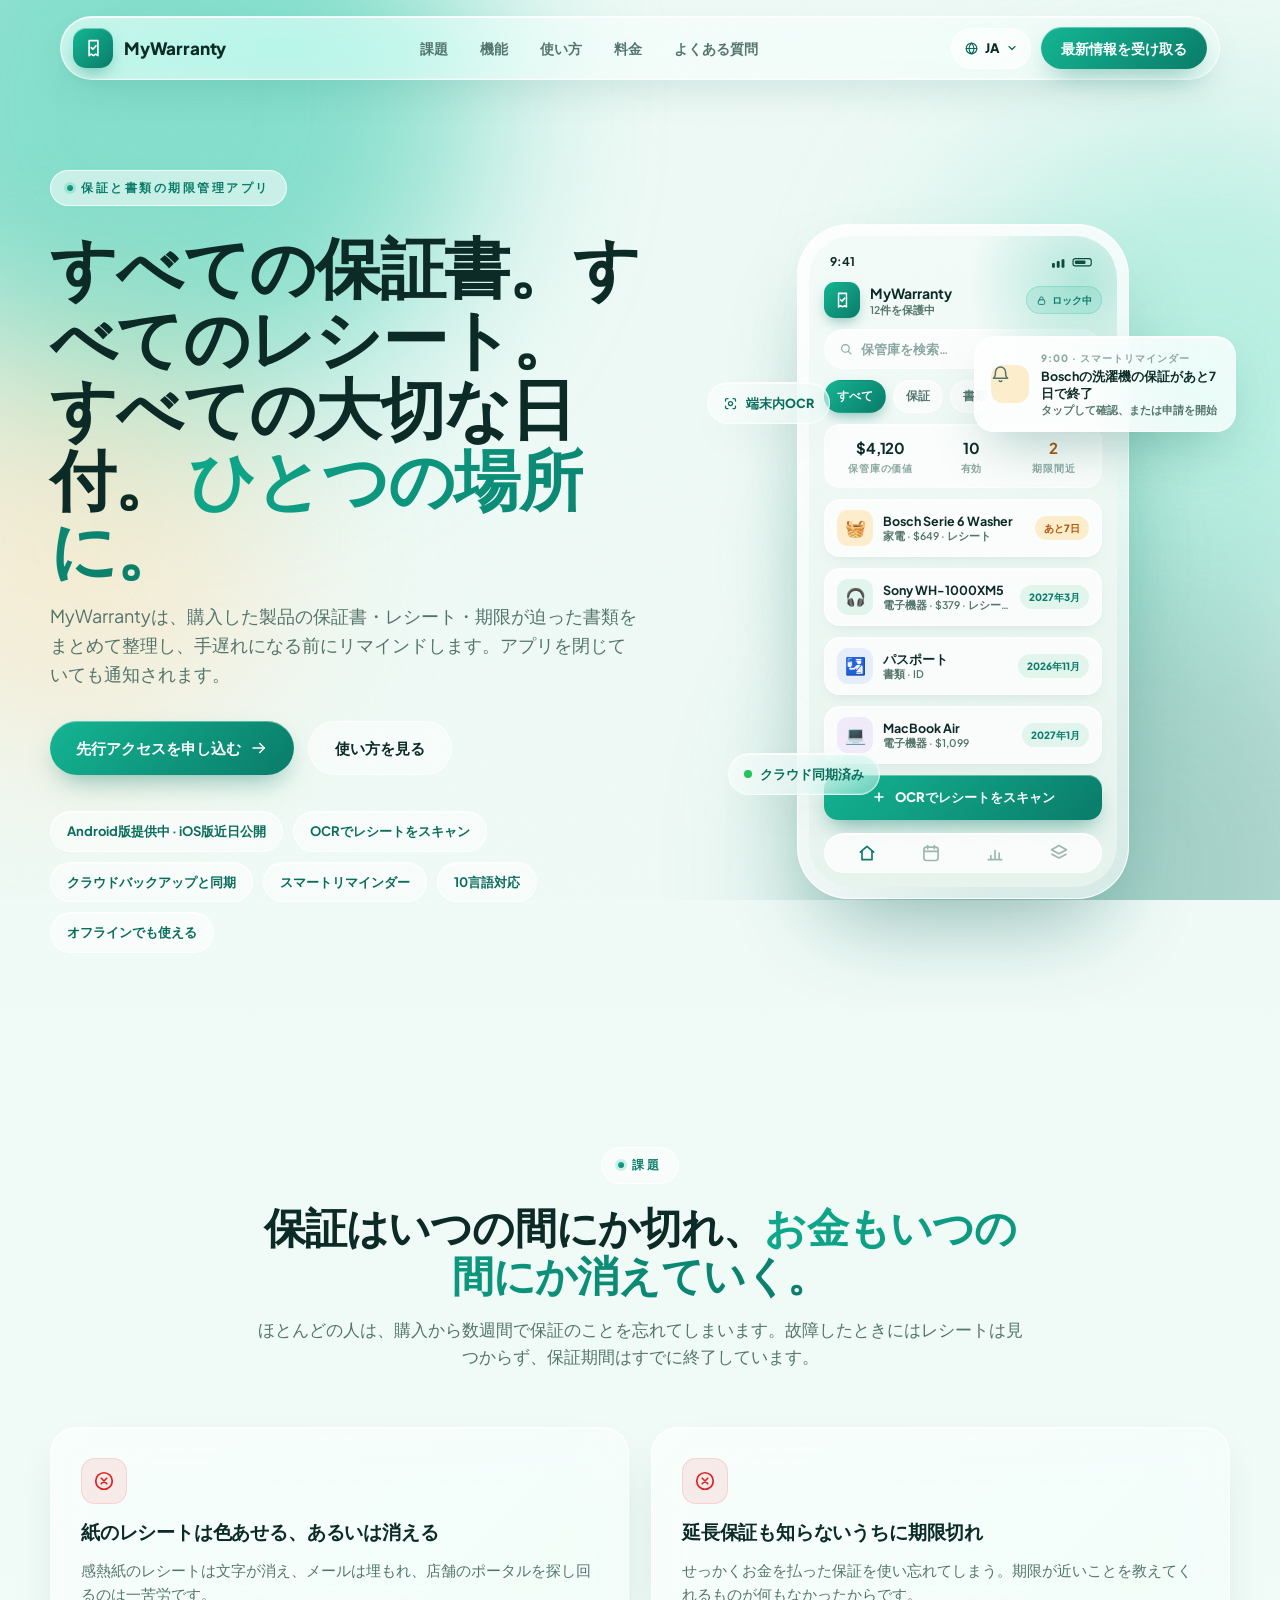
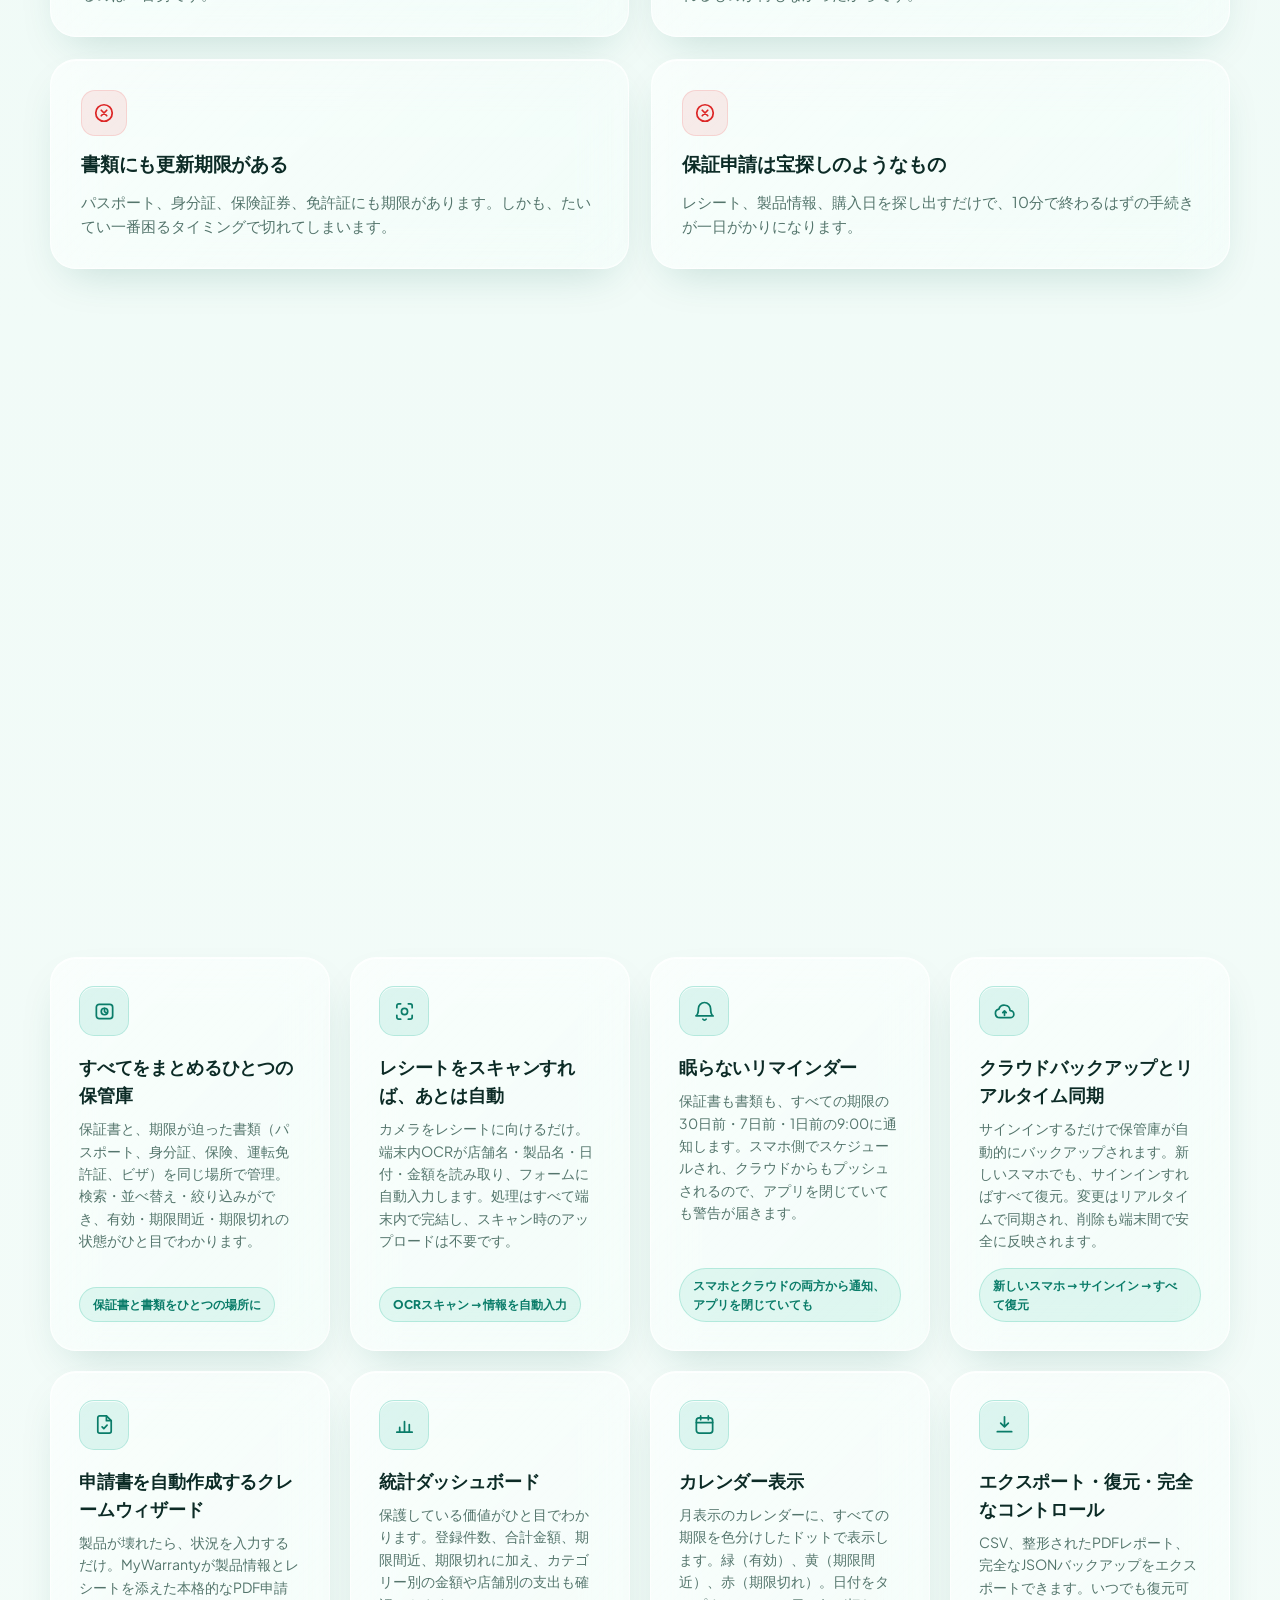
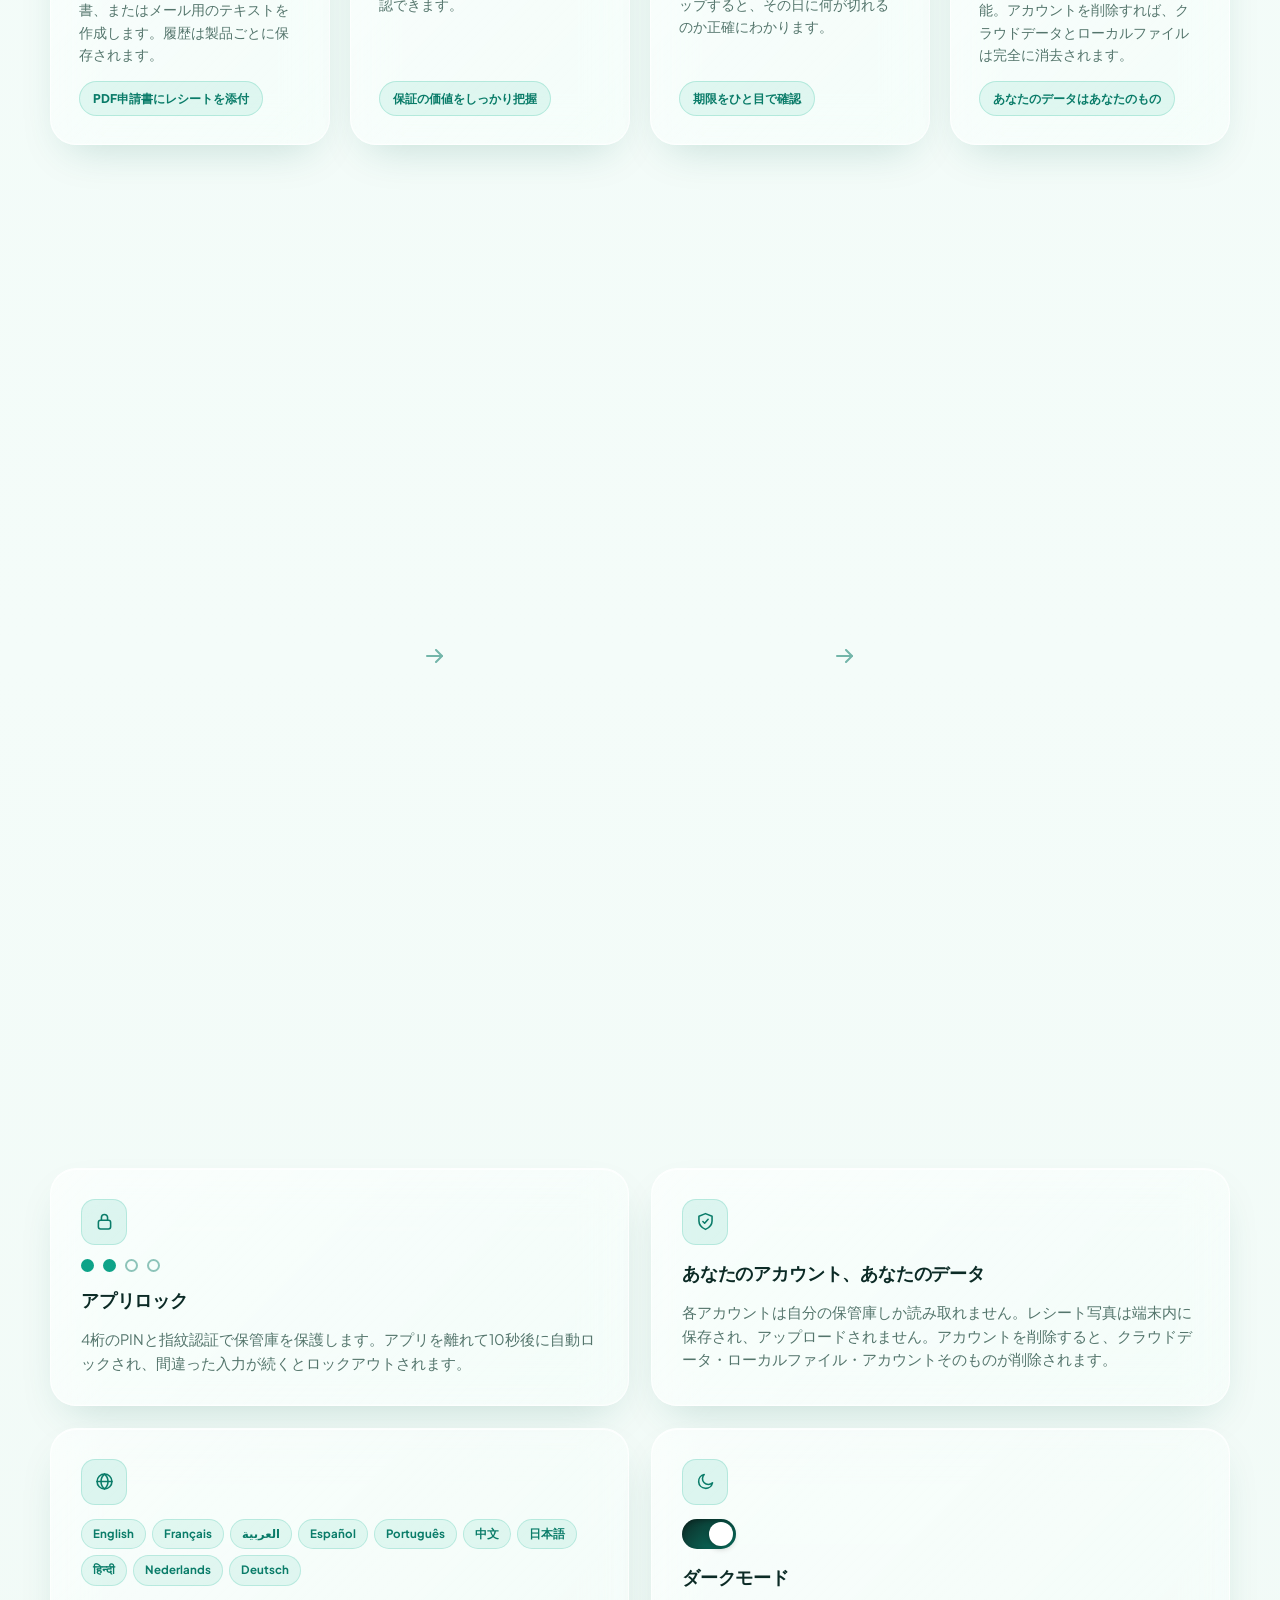
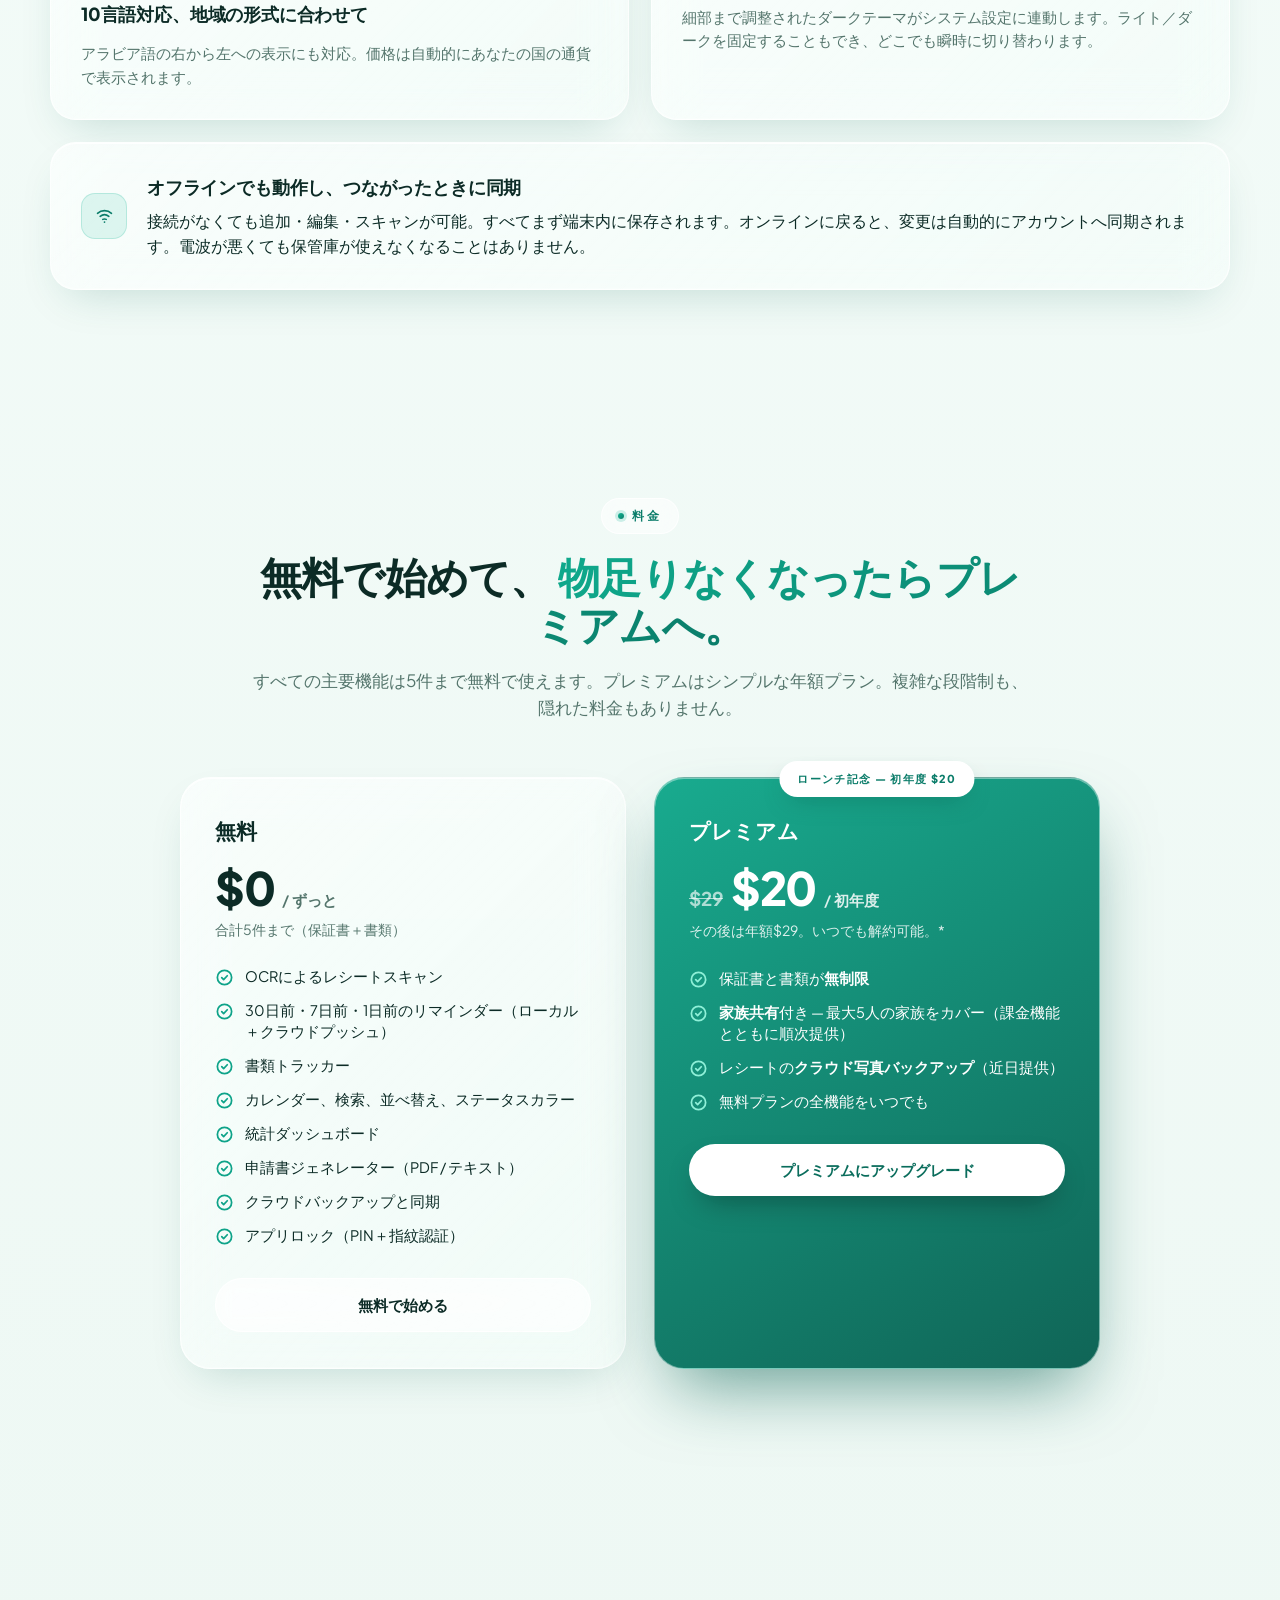
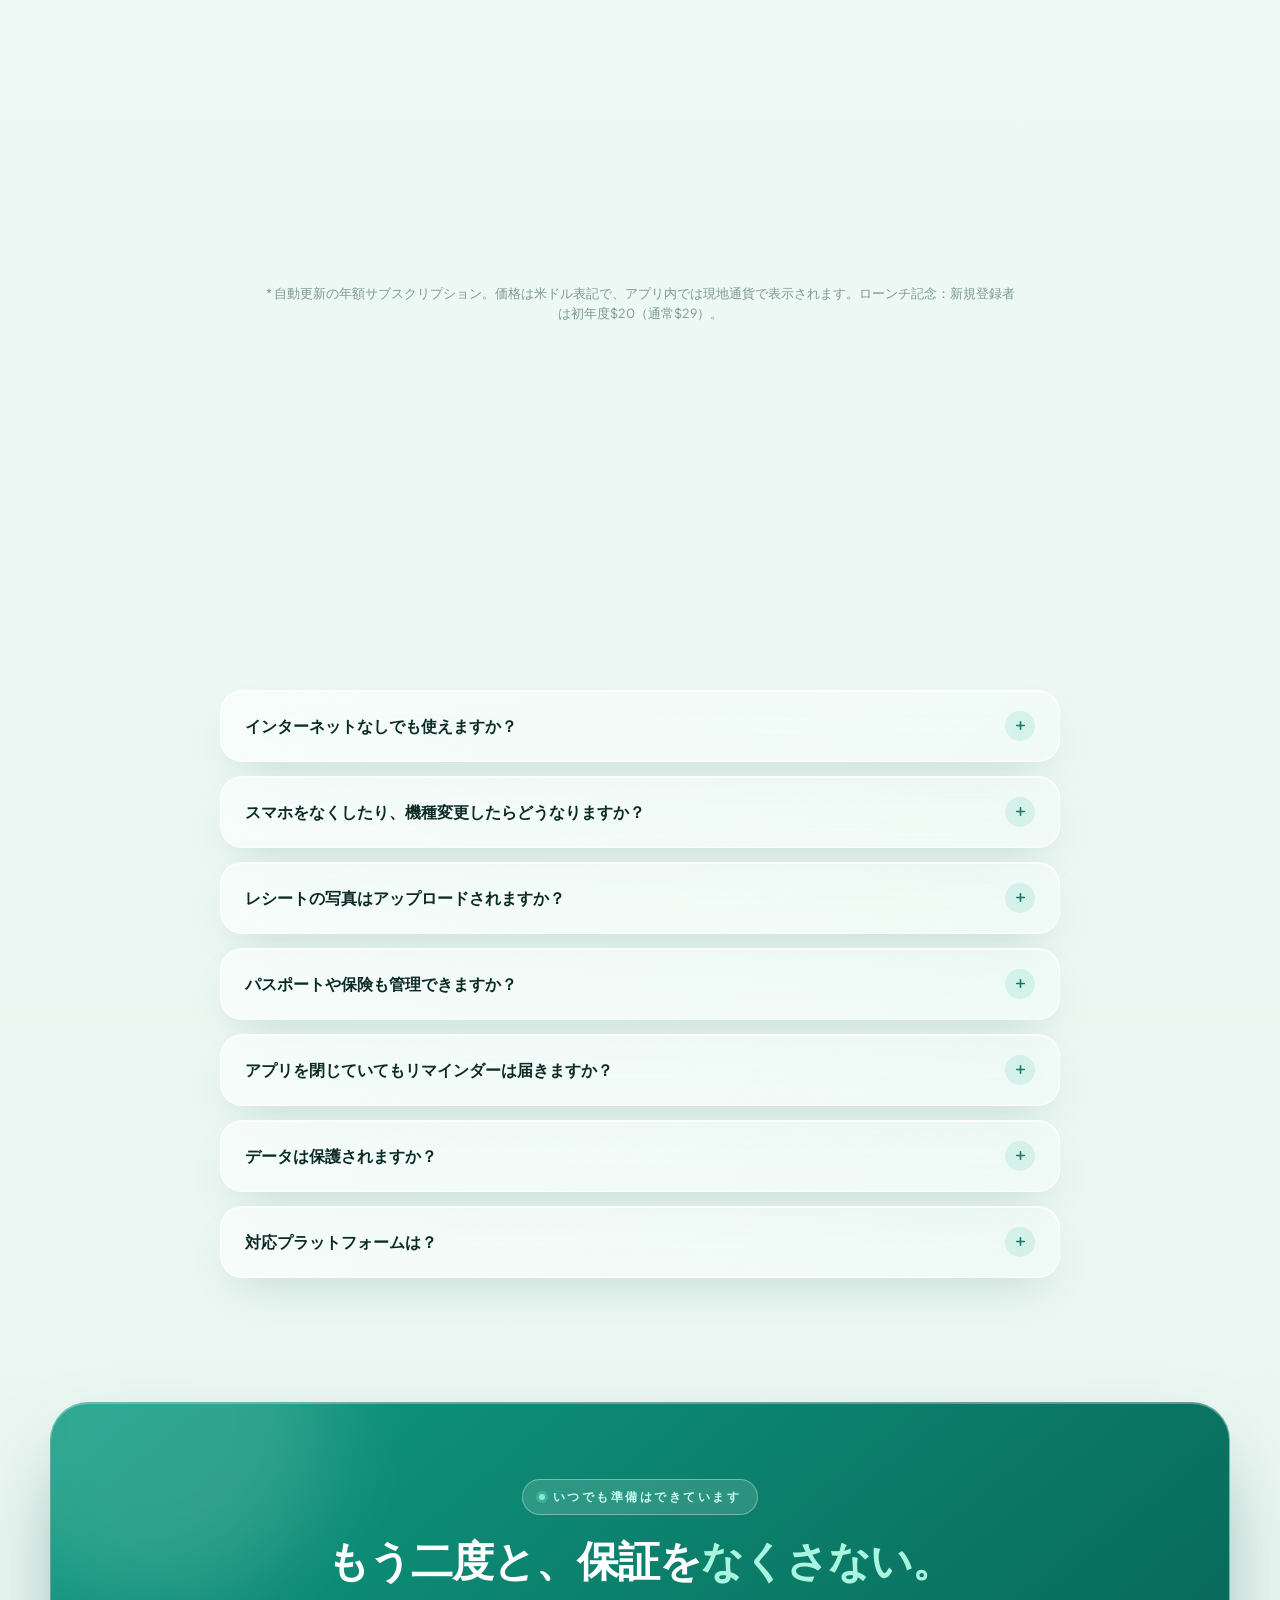
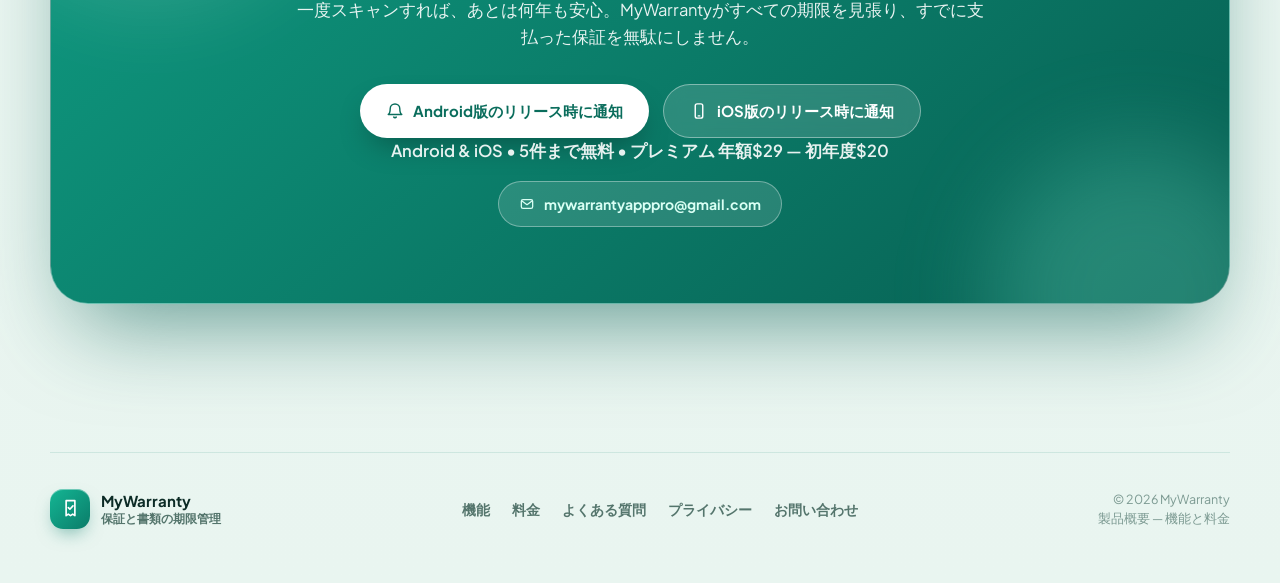
<file: ja/index.html>
<!DOCTYPE html>
<html lang="ja">
<head>
<meta charset="UTF-8">
<meta name="viewport" content="width=device-width, initial-scale=1.0">
<title>MyWarranty — 保証書とレシートの管理・期限リマインダーアプリ</title>
<meta name="description" content="製品の保証書やレシート、パスポートなど期限切れが近い書類をひとつのアプリでまとめて管理。期限の30日・7日・1日前に無料リマインダーが届き、アプリを閉じていても通知されます。レシートは端末内OCRでスキャン、データはクラウドにバックアップ。">
<meta name="robots" content="index, follow, max-image-preview:large, max-snippet:-1, max-video-preview:-1">
<link rel="canonical" href="https://mywarrantyapp.info/ja/">
<meta name="theme-color" content="#0ea389">
<meta name="application-name" content="MyWarranty">
<link rel="manifest" href="../site.webmanifest">
<link rel="icon" type="image/svg+xml" href="../assets/favicon.svg">
<link rel="apple-touch-icon" href="../assets/apple-touch-icon.png">
<meta property="og:type" content="website">
<meta property="og:site_name" content="MyWarranty">
<meta property="og:url" content="https://mywarrantyapp.info/ja/">
<meta property="og:title" content="MyWarranty — 保証書とレシートの管理・期限リマインダーアプリ">
<meta property="og:description" content="製品の保証書やレシート、パスポートなど期限切れが近い書類をひとつのアプリでまとめて管理。期限の30日・7日・1日前に無料リマインダーが届き、アプリを閉じていても通知されます。レシートは端末内OCRでスキャン、データはクラウドにバックアップ。">
<meta property="og:image" content="https://mywarrantyapp.info/assets/og-image.png">
<meta property="og:image:width" content="1200">
<meta property="og:image:height" content="630">
<meta property="og:image:alt" content="MyWarranty — 保証と書類の期限管理アプリ">
<meta property="og:locale" content="ja_JP">
<meta property="og:locale:alternate" content="fr_FR">
<meta property="og:locale:alternate" content="es_ES">
<meta property="og:locale:alternate" content="de_DE">
<meta property="og:locale:alternate" content="pt_PT">
<meta property="og:locale:alternate" content="ar_AR">
<meta property="og:locale:alternate" content="zh_CN">
<meta property="og:locale:alternate" content="hi_IN">
<meta property="og:locale:alternate" content="nl_NL">
<meta property="og:locale:alternate" content="en_US">
<meta name="twitter:card" content="summary_large_image">
<meta name="twitter:title" content="MyWarranty — 保証書とレシートの管理・期限リマインダーアプリ">
<meta name="twitter:description" content="製品の保証書・レシート・期限が迫った書類をひとつの場所で管理。期限前に無料リマインダーが届き、アプリを閉じていても通知されます。">
<meta name="twitter:image" content="https://mywarrantyapp.info/assets/og-image.png">
<link rel="alternate" hreflang="en" href="https://mywarrantyapp.info/">
<link rel="alternate" hreflang="fr" href="https://mywarrantyapp.info/fr/">
<link rel="alternate" hreflang="es" href="https://mywarrantyapp.info/es/">
<link rel="alternate" hreflang="de" href="https://mywarrantyapp.info/de/">
<link rel="alternate" hreflang="pt" href="https://mywarrantyapp.info/pt/">
<link rel="alternate" hreflang="ar" href="https://mywarrantyapp.info/ar/">
<link rel="alternate" hreflang="zh" href="https://mywarrantyapp.info/zh/">
<link rel="alternate" hreflang="ja" href="https://mywarrantyapp.info/ja/">
<link rel="alternate" hreflang="hi" href="https://mywarrantyapp.info/hi/">
<link rel="alternate" hreflang="nl" href="https://mywarrantyapp.info/nl/">
<link rel="alternate" hreflang="x-default" href="https://mywarrantyapp.info/">
<link rel="preload" href="../assets/fonts/pjs-latin.woff2" as="font" type="font/woff2" crossorigin>
<link rel="stylesheet" href="../assets/styles.css">
<script type="application/ld+json">
{
  "@context": "https://schema.org",
  "@graph": [
    {
      "@type": "Organization",
      "@id": "https://mywarrantyapp.info/#org",
      "name": "MyWarranty",
      "url": "https://mywarrantyapp.info/",
      "logo": "https://mywarrantyapp.info/assets/apple-touch-icon.png",
      "email": "mywarrantyapppro@gmail.com"
    },
    {
      "@type": "WebSite",
      "@id": "https://mywarrantyapp.info/#website",
      "url": "https://mywarrantyapp.info/ja/",
      "name": "MyWarranty",
      "inLanguage": "ja",
      "publisher": { "@id": "https://mywarrantyapp.info/#org" }
    },
    {
      "@type": "SoftwareApplication",
      "@id": "https://mywarrantyapp.info/#app",
      "name": "MyWarranty",
      "applicationCategory": "UtilitiesApplication",
      "operatingSystem": "Android",
      "url": "https://mywarrantyapp.info/",
      "description": "保証と書類の期限を管理するアプリ。端末内OCRでレシートをスキャンし、保証や書類の期限を追跡。期限の30日前・7日前・1日前にリマインダーが届き、アプリを閉じていても通知されます。",
      "inLanguage": "ja",
      "availableLanguage": ["英語","フランス語","スペイン語","ドイツ語","ポルトガル語","アラビア語","中国語","日本語","ヒンディー語","オランダ語"],
      "featureList": [
        "端末内OCRによるレシートスキャン",
        "保証と書類の期限の追跡",
        "期限の30日前・7日前・1日前にローカルとクラウドからリマインダー",
        "クラウドバックアップとリアルタイム同期",
        "申請書ジェネレーター（PDF / テキスト）",
        "カレンダー、統計ダッシュボード、エクスポートと復元",
        "PINと指紋認証によるアプリロック",
        "オフラインでも動作"
      ],
      "offers": [
        { "@type": "Offer", "name": "Free plan", "price": "0", "priceCurrency": "USD" },
        { "@type": "Offer", "name": "Premium — first year (launch offer)", "price": "20", "priceCurrency": "USD" }
      ],
      "publisher": { "@id": "https://mywarrantyapp.info/#org" }
    },
    {
      "@type": "FAQPage",
      "@id": "https://mywarrantyapp.info/#faq",
      "inLanguage": "ja",
      "mainEntity": [
        {
          "@type": "Question",
          "name": "インターネットなしでも使えますか？",
          "acceptedAnswer": { "@type": "Answer", "text": "はい。スキャン・追加・編集・リマインダーまで、すべてオフラインで動作します。オンラインに戻ると変更がアカウントに同期されます。" }
        },
        {
          "@type": "Question",
          "name": "スマホをなくしたり、機種変更したらどうなりますか？",
          "acceptedAnswer": { "@type": "Answer", "text": "新しい端末でサインインすれば、保管庫がクラウドから復元されます。保証書、書類、設定、履歴もすべて戻ります。" }
        },
        {
          "@type": "Question",
          "name": "レシートの写真はアップロードされますか？",
          "acceptedAnswer": { "@type": "Answer", "text": "現時点ではアップロードされません。レシート写真は端末内に保存されます。クラウド写真バックアップはプレミアムの機能で、近日提供予定です。" }
        },
        {
          "@type": "Question",
          "name": "パスポートや保険も管理できますか？",
          "acceptedAnswer": { "@type": "Answer", "text": "はい。書類トラッカーはパスポート、身分証、保険証券、運転免許証、ビザなど、期限のあるあらゆる書類に対応し、それぞれにリマインダーを設定できます。" }
        },
        {
          "@type": "Question",
          "name": "アプリを閉じていてもリマインダーは届きますか？",
          "acceptedAnswer": { "@type": "Answer", "text": "2つの方法があります。通知はスマホ側で直接スケジュールされ、クラウドサービスからも端末にプッシュされます。そのため、最後にアプリを開いてから何週間経っても通知が届きます。" }
        },
        {
          "@type": "Question",
          "name": "データは保護されますか？",
          "acceptedAnswer": { "@type": "Answer", "text": "はい。アクセスはアカウントごとに厳密に分かれており、自分の保管庫は自分だけが閲覧できます。スマホ用のアプリロックもあり、アカウントを削除するとクラウドデータとローカルファイルが消去されます。" }
        },
        {
          "@type": "Question",
          "name": "対応プラットフォームは？",
          "acceptedAnswer": { "@type": "Answer", "text": "現在はAndroidに対応。iOS版は同じコードベースを共有しており、開発中です。" }
        }
      ]
    }
  ]
}
</script>
</head>
<body>

<div class="bg" aria-hidden="true">
  <div class="blob b1"></div><div class="blob b2"></div><div class="blob b3"></div><div class="blob b4"></div>
</div>
<div class="grain" aria-hidden="true"></div>

<!-- ============ NAV ============ -->
<header class="nav glass" id="nav">
  <a class="brand" href="#top">
    <span class="brand-mark">
      <svg viewBox="0 0 24 24" fill="none" stroke="currentColor" stroke-width="1.9" stroke-linecap="round" stroke-linejoin="round"><path d="M7 3h10v17.2l-2.5-1.7-2.5 1.7-2.5-1.7L7 20.2V3z"/><path d="M9.5 11l1.8 1.8 3.5-3.8"/></svg>
    </span>
    <span class="brand-name">MyWarranty</span>
  </a>
  <nav class="nav-links" id="navLinks" aria-label="メインナビゲーション">
    <a href="#problem">課題</a>
    <a href="#features">機能</a>
    <a href="#how">使い方</a>
    <a href="#pricing">料金</a>
    <a href="#faq">よくある質問</a>
  </nav>
  <div class="nav-cta">
    <div class="lang-switch" id="langSwitch">
      <button class="lang-btn" id="langBtn" aria-expanded="false" aria-haspopup="true" aria-controls="langMenu" aria-label="言語を変更">
        <svg viewBox="0 0 24 24" fill="none" stroke="currentColor" stroke-width="1.9" stroke-linecap="round"><circle cx="12" cy="12" r="8.5"/><path d="M3.5 12h17"/><path d="M12 3.5c2.7 2.3 4 5.2 4 8.5s-1.3 6.2-4 8.5c-2.7-2.3-4-5.2-4-8.5s1.3-6.2 4-8.5z"/></svg>
        <span>JA</span>
        <svg class="chev" viewBox="0 0 24 24" fill="none" stroke="currentColor" stroke-width="2.4" stroke-linecap="round" stroke-linejoin="round"><path d="M6 9l6 6 6-6"/></svg>
      </button>
      <div class="lang-menu" id="langMenu" aria-label="言語">
        <a lang="en" hreflang="en" href="../">English</a>
        <a lang="fr" hreflang="fr" href="../fr/">Français</a>
        <a lang="ar" hreflang="ar" href="../ar/">العربية</a>
        <a lang="es" hreflang="es" href="../es/">Español</a>
        <a lang="pt" hreflang="pt" href="../pt/">Português</a>
        <a lang="zh" hreflang="zh" href="../zh/">中文</a>
        <a lang="ja" hreflang="ja" href="./" class="active" aria-current="true">日本語</a>
        <a lang="hi" hreflang="hi" href="../hi/">हिन्दी</a>
        <a lang="nl" hreflang="nl" href="../nl/">Nederlands</a>
        <a lang="de" hreflang="de" href="../de/">Deutsch</a>
      </div>
    </div>
    <a class="btn btn-primary btn-sm" href="#cta">最新情報を受け取る</a>
    <button class="burger" id="burger" aria-label="メニューを開く" aria-expanded="false"><span></span><span></span><span></span></button>
  </div>
</header>

<main id="top">

  <!-- ============ HERO ============ -->
  <section class="hero">
    <div class="container hero-grid">
      <div class="hero-copy">
        <span class="eyebrow" data-reveal><span class="dot"></span>保証と書類の期限管理アプリ</span>
        <h1 data-reveal style="--d:.08s">すべての保証書。すべてのレシート。すべての大切な日付。 <span class="hl">ひとつの場所に。</span></h1>
        <p class="lead" data-reveal style="--d:.16s">MyWarrantyは、購入した製品の保証書・レシート・期限が迫った書類をまとめて整理し、手遅れになる前にリマインドします。アプリを閉じていても通知されます。</p>
        <div class="hero-actions" data-reveal style="--d:.24s">
          <a href="#cta" class="btn btn-primary">先行アクセスを申し込む
            <svg viewBox="0 0 24 24" fill="none" stroke="currentColor" stroke-width="2" stroke-linecap="round" stroke-linejoin="round"><path d="M4 12h15"/><path d="M13 6l6 6-6 6"/></svg>
          </a>
          <a href="#how" class="btn btn-ghost">使い方を見る</a>
        </div>
        <ul class="hero-chips" data-reveal style="--d:.32s">
          <li>Android版提供中 · iOS版近日公開</li>
          <li>OCRでレシートをスキャン</li>
          <li>クラウドバックアップと同期</li>
          <li>スマートリマインダー</li>
          <li>10言語対応</li>
          <li>オフラインでも使える</li>
        </ul>
      </div>

      <div class="hero-visual" data-reveal style="--d:.2s">
        <div class="phone-scene">
          <div class="phone-glow" aria-hidden="true"></div>

          <div class="phone" role="img" aria-label="MyWarrantyアプリのプレビュー">
            <div class="screen">
              <div class="statusbar">
                <span>9:41</span>
                <svg viewBox="0 0 46 12" fill="currentColor" aria-hidden="true"><rect x="0" y="7" width="3" height="5" rx="1"/><rect x="5" y="5" width="3" height="7" rx="1"/><rect x="10" y="3" width="3" height="9" rx="1"/><rect x="22" y="2.5" width="19" height="7.5" rx="2.2" fill="none" stroke="currentColor" stroke-width="1.2"/><rect x="24" y="4.5" width="11" height="3.5" rx="1"/></svg>
              </div>
              <div class="app-head">
                <span class="app-mark"><svg viewBox="0 0 24 24" fill="none" stroke="currentColor" stroke-width="1.9" stroke-linecap="round" stroke-linejoin="round"><path d="M7 3h10v17.2l-2.5-1.7-2.5 1.7-2.5-1.7L7 20.2V3z"/><path d="M9.5 11l1.8 1.8 3.5-3.8"/></svg></span>
                <div class="app-title"><strong>MyWarranty</strong><span>12件を保護中</span></div>
                <span class="app-lockpill"><svg viewBox="0 0 24 24" fill="none" stroke="currentColor" stroke-width="2" stroke-linecap="round"><rect x="5" y="10.5" width="14" height="10" rx="2.5"/><path d="M8.5 10.5V7.5a3.5 3.5 0 017 0v3"/></svg>ロック中</span>
              </div>
              <div class="app-search"><svg viewBox="0 0 24 24" fill="none" stroke="currentColor" stroke-width="2" stroke-linecap="round"><circle cx="11" cy="11" r="6.5"/><path d="M16 16l4.5 4.5"/></svg><span>保管庫を検索…</span></div>
              <div class="app-filters"><span class="on">すべて</span><span>保証</span><span>書類</span></div>
              <div class="app-summary">
                <div><b>$4,120</b><span>保管庫の価値</span></div>
                <div><b>10</b><span>有効</span></div>
                <div><b class="warn">2</b><span>期限間近</span></div>
              </div>
              <div class="app-item">
                <span class="it-ic" style="--tint:#fdeecd">🧺</span>
                <div class="it-tx"><strong>Bosch Serie 6 Washer</strong><span>家電 · $649 · レシート</span></div>
                <span class="it-st exp">あと7日</span>
              </div>
              <div class="app-item">
                <span class="it-ic" style="--tint:#e2f6ee">🎧</span>
                <div class="it-tx"><strong>Sony WH-1000XM5</strong><span>電子機器 · $379 · レシート</span></div>
                <span class="it-st ok">2027年3月</span>
              </div>
              <div class="app-item">
                <span class="it-ic" style="--tint:#e7eefb">🛂</span>
                <div class="it-tx"><strong>パスポート</strong><span>書類 · ID</span></div>
                <span class="it-st ok">2026年11月</span>
              </div>
              <div class="app-item">
                <span class="it-ic" style="--tint:#f1ebfa">💻</span>
                <div class="it-tx"><strong>MacBook Air</strong><span>電子機器 · $1,099</span></div>
                <span class="it-st ok">2027年1月</span>
              </div>
              <div class="app-scan"><svg viewBox="0 0 24 24" fill="none" stroke="currentColor" stroke-width="2.4" stroke-linecap="round"><path d="M12 6v12M6 12h12"/></svg>OCRでレシートをスキャン</div>
              <div class="app-tabbar" aria-hidden="true">
                <svg class="act" viewBox="0 0 24 24" fill="none" stroke="currentColor" stroke-width="2" stroke-linecap="round" stroke-linejoin="round"><path d="M4 11l8-7 8 7"/><path d="M6 9.5V20h12V9.5"/></svg>
                <svg viewBox="0 0 24 24" fill="none" stroke="currentColor" stroke-width="2" stroke-linecap="round"><rect x="3.5" y="5" width="17" height="16" rx="3"/><path d="M3.5 10h17M8 3v4M16 3v4"/></svg>
                <svg viewBox="0 0 24 24" fill="none" stroke="currentColor" stroke-width="2" stroke-linecap="round"><path d="M4 20h16M7 20v-5M12 20V9M17 20v-8"/></svg>
                <svg viewBox="0 0 24 24" fill="none" stroke="currentColor" stroke-width="2" stroke-linecap="round" stroke-linejoin="round"><path d="M12 3l9 5-9 5-9-5z"/><path d="M3.5 13.5L12 18l8.5-4.5"/></svg>
              </div>
            </div>
          </div>

          <div class="float-notif glass-strong" aria-hidden="true">
            <span class="fn-ic"><svg viewBox="0 0 24 24" fill="none" stroke="currentColor" stroke-width="1.9" stroke-linecap="round" stroke-linejoin="round"><path d="M18.4 9a6.4 6.4 0 10-12.8 0c0 6-2.6 7.6-2.6 7.6h18s-2.6-1.6-2.6-7.6"/><path d="M13.7 20a2 2 0 01-3.4 0"/></svg></span>
            <div>
              <small>9:00 · スマートリマインダー</small>
              <strong>Boschの洗濯機の保証があと7日で終了</strong>
              <span>タップして確認、または申請を開始</span>
            </div>
          </div>
          <div class="float-chip glass fc-1" aria-hidden="true">
            <svg viewBox="0 0 24 24" fill="none" stroke="currentColor" stroke-width="2" stroke-linecap="round" stroke-linejoin="round"><path d="M4 8V6a2 2 0 012-2h2M16 4h2a2 2 0 012 2v2M20 16v2a2 2 0 01-2 2h-2M8 20H6a2 2 0 01-2-2v-2"/><circle cx="12" cy="12" r="3.2"/></svg>
            端末内OCR
          </div>
          <div class="float-chip glass fc-2" aria-hidden="true"><span class="pulse"></span>クラウド同期済み</div>
        </div>
      </div>
    </div>
  </section>

  <!-- ============ PROBLEM ============ -->
  <section class="section" id="problem">
    <div class="container">
      <div class="section-head" data-reveal>
        <span class="eyebrow"><span class="dot"></span>課題</span>
        <h2>保証はいつの間にか切れ、<span class="hl">お金もいつの間にか消えていく。</span></h2>
        <p>ほとんどの人は、購入から数週間で保証のことを忘れてしまいます。故障したときにはレシートは見つからず、保証期間はすでに終了しています。</p>
      </div>

      <div class="problem-grid" data-reveal-group>
        <article class="p-card glass glow-card">
          <span class="p-ic"><svg viewBox="0 0 24 24" fill="none" stroke="currentColor" stroke-width="1.9" stroke-linecap="round"><circle cx="12" cy="12" r="9"/><path d="M9 9l6 6M15 9l-6 6"/></svg></span>
          <h3>紙のレシートは色あせる、あるいは消える</h3>
          <p>感熱紙のレシートは文字が消え、メールは埋もれ、店舗のポータルを探し回るのは一苦労です。</p>
        </article>
        <article class="p-card glass glow-card">
          <span class="p-ic"><svg viewBox="0 0 24 24" fill="none" stroke="currentColor" stroke-width="1.9" stroke-linecap="round"><circle cx="12" cy="12" r="9"/><path d="M9 9l6 6M15 9l-6 6"/></svg></span>
          <h3>延長保証も知らないうちに期限切れ</h3>
          <p>せっかくお金を払った保証を使い忘れてしまう。期限が近いことを教えてくれるものが何もなかったからです。</p>
        </article>
        <article class="p-card glass glow-card">
          <span class="p-ic"><svg viewBox="0 0 24 24" fill="none" stroke="currentColor" stroke-width="1.9" stroke-linecap="round"><circle cx="12" cy="12" r="9"/><path d="M9 9l6 6M15 9l-6 6"/></svg></span>
          <h3>書類にも更新期限がある</h3>
          <p>パスポート、身分証、保険証券、免許証にも期限があります。しかも、たいてい一番困るタイミングで切れてしまいます。</p>
        </article>
        <article class="p-card glass glow-card">
          <span class="p-ic"><svg viewBox="0 0 24 24" fill="none" stroke="currentColor" stroke-width="1.9" stroke-linecap="round"><circle cx="12" cy="12" r="9"/><path d="M9 9l6 6M15 9l-6 6"/></svg></span>
          <h3>保証申請は宝探しのようなもの</h3>
          <p>レシート、製品情報、購入日を探し出すだけで、10分で終わるはずの手続きが一日がかりになります。</p>
        </article>
      </div>

      <div class="fix-banner" data-reveal>
        <div>
          <span class="eyebrow eyebrow-light fix-badge"><span class="dot"></span>解決策</span>
          <h3>MyWarrantyが4つの課題をすべて解決します。</h3>
          <p>レシートを一度スキャンするだけ。MyWarrantyが読み取り、整理し、期限を見張り、何かが切れる前にリマインドします。保管庫はアカウントにバックアップされるので、スマホをなくしても保証情報を失うことはありません。</p>
        </div>
        <div class="tl" aria-label="リマインダーのタイムライン">
          <div class="tl-step"><span class="tl-dot">30</span><small>日前</small></div>
          <span class="tl-line"></span>
          <div class="tl-step"><span class="tl-dot">7</span><small>日前</small></div>
          <span class="tl-line"></span>
          <div class="tl-step"><span class="tl-dot">1</span><small>日前</small></div>
          <span class="tl-line"></span>
          <div class="tl-step"><span class="tl-dot"><svg viewBox="0 0 24 24" fill="none" stroke="currentColor" stroke-width="1.9" stroke-linecap="round" stroke-linejoin="round"><path d="M18.4 9a6.4 6.4 0 10-12.8 0c0 6-2.6 7.6-2.6 7.6h18s-2.6-1.6-2.6-7.6"/><path d="M13.7 20a2 2 0 01-3.4 0"/></svg></span><small>リマインダー通知</small></div>
        </div>
      </div>
    </div>
  </section>

  <!-- ============ FEATURES ============ -->
  <section class="section" id="features">
    <div class="container">
      <div class="section-head" data-reveal>
        <span class="eyebrow"><span class="dot"></span>機能</span>
        <h2>忘れることを<span class="hl">不可能</span>にする設計</h2>
      </div>

      <div class="feat-grid" data-reveal-group>
        <article class="f-card glass glow-card">
          <span class="f-ic"><svg viewBox="0 0 24 24" fill="none" stroke="currentColor" stroke-width="1.8" stroke-linecap="round" stroke-linejoin="round"><rect x="3.5" y="4.5" width="17" height="15" rx="3"/><circle cx="12" cy="12" r="3.4"/><path d="M12 8.6V12l1.7 1.3"/></svg></span>
          <h3>すべてをまとめるひとつの保管庫</h3>
          <p>保証書と、期限が迫った書類（パスポート、身分証、保険、運転免許証、ビザ）を同じ場所で管理。検索・並べ替え・絞り込みができ、有効・期限間近・期限切れの状態がひと目でわかります。</p>
          <span class="tag">保証書と書類をひとつの場所に</span>
        </article>
        <article class="f-card glass glow-card">
          <span class="f-ic"><svg viewBox="0 0 24 24" fill="none" stroke="currentColor" stroke-width="1.8" stroke-linecap="round" stroke-linejoin="round"><path d="M4 8V6a2 2 0 012-2h2M16 4h2a2 2 0 012 2v2M20 16v2a2 2 0 01-2 2h-2M8 20H6a2 2 0 01-2-2v-2"/><circle cx="12" cy="12" r="3.2"/></svg></span>
          <h3>レシートをスキャンすれば、あとは自動</h3>
          <p>カメラをレシートに向けるだけ。端末内OCRが店舗名・製品名・日付・金額を読み取り、フォームに自動入力します。処理はすべて端末内で完結し、スキャン時のアップロードは不要です。</p>
          <span class="tag">OCRスキャン → 情報を自動入力</span>
        </article>
        <article class="f-card glass glow-card">
          <span class="f-ic"><svg viewBox="0 0 24 24" fill="none" stroke="currentColor" stroke-width="1.8" stroke-linecap="round" stroke-linejoin="round"><path d="M18.4 9a6.4 6.4 0 10-12.8 0c0 6-2.6 7.6-2.6 7.6h18s-2.6-1.6-2.6-7.6"/><path d="M13.7 20a2 2 0 01-3.4 0"/></svg></span>
          <h3>眠らないリマインダー</h3>
          <p>保証書も書類も、すべての期限の30日前・7日前・1日前の9:00に通知します。スマホ側でスケジュールされ、クラウドからもプッシュされるので、アプリを閉じていても警告が届きます。</p>
          <span class="tag">スマホとクラウドの両方から通知、アプリを閉じていても</span>
        </article>
        <article class="f-card glass glow-card">
          <span class="f-ic"><svg viewBox="0 0 24 24" fill="none" stroke="currentColor" stroke-width="1.8" stroke-linecap="round" stroke-linejoin="round"><path d="M7 18.5a4.5 4.5 0 01-.9-8.9A6 6 0 0117.8 11h.2a3.75 3.75 0 010 7.5H7z"/><path d="M12 16v-4.5M10.2 13.2L12 11.4l1.8 1.8"/></svg></span>
          <h3>クラウドバックアップとリアルタイム同期</h3>
          <p>サインインするだけで保管庫が自動的にバックアップされます。新しいスマホでも、サインインすればすべて復元。変更はリアルタイムで同期され、削除も端末間で安全に反映されます。</p>
          <span class="tag">新しいスマホ → サインイン → すべて復元</span>
        </article>
        <article class="f-card glass glow-card">
          <span class="f-ic"><svg viewBox="0 0 24 24" fill="none" stroke="currentColor" stroke-width="1.8" stroke-linecap="round" stroke-linejoin="round"><path d="M14 3H7a2 2 0 00-2 2v14a2 2 0 002 2h10a2 2 0 002-2V8z"/><path d="M14 3v5h5"/><path d="M9.5 14.5l1.8 1.8 3.4-3.6"/></svg></span>
          <h3>申請書を自動作成するクレームウィザード</h3>
          <p>製品が壊れたら、状況を入力するだけ。MyWarrantyが製品情報とレシートを添えた本格的なPDF申請書、またはメール用のテキストを作成します。履歴は製品ごとに保存されます。</p>
          <span class="tag">PDF申請書にレシートを添付</span>
        </article>
        <article class="f-card glass glow-card">
          <span class="f-ic"><svg viewBox="0 0 24 24" fill="none" stroke="currentColor" stroke-width="1.8" stroke-linecap="round"><path d="M4 20h16"/><path d="M7 20v-5M12 20V9M17 20v-8"/></svg></span>
          <h3>統計ダッシュボード</h3>
          <p>保護している価値がひと目でわかります。登録件数、合計金額、期限間近、期限切れに加え、カテゴリー別の金額や店舗別の支出も確認できます。</p>
          <span class="tag">保証の価値をしっかり把握</span>
        </article>
        <article class="f-card glass glow-card">
          <span class="f-ic"><svg viewBox="0 0 24 24" fill="none" stroke="currentColor" stroke-width="1.8" stroke-linecap="round"><rect x="3.5" y="5" width="17" height="16" rx="3"/><path d="M3.5 10h17M8 3v4M16 3v4"/></svg></span>
          <h3>カレンダー表示</h3>
          <p>月表示のカレンダーに、すべての期限を色分けしたドットで表示します。緑（有効）、黄（期限間近）、赤（期限切れ）。日付をタップすると、その日に何が切れるのか正確にわかります。</p>
          <span class="tag">期限をひと目で確認</span>
        </article>
        <article class="f-card glass glow-card">
          <span class="f-ic"><svg viewBox="0 0 24 24" fill="none" stroke="currentColor" stroke-width="1.8" stroke-linecap="round" stroke-linejoin="round"><path d="M12 4v10M8 10.5l4 4 4-4"/><path d="M4.5 19.5h15"/></svg></span>
          <h3>エクスポート・復元・完全なコントロール</h3>
          <p>CSV、整形されたPDFレポート、完全なJSONバックアップをエクスポートできます。いつでも復元可能。アカウントを削除すれば、クラウドデータとローカルファイルは完全に消去されます。</p>
          <span class="tag">あなたのデータはあなたのもの</span>
        </article>
      </div>
    </div>
  </section>

  <!-- ============ HOW IT WORKS ============ -->
  <section class="section" id="how">
    <div class="container">
      <div class="section-head" data-reveal>
        <span class="eyebrow"><span class="dot"></span>使い方</span>
        <h2>3ステップ。 <span class="hl">あとは忘れていい。</span></h2>
      </div>
      <div class="steps" data-reveal-group>
        <article class="step glass glow-card">
          <span class="step-num">1</span>
          <h3>スキャンまたは追加</h3>
          <p>レシートを撮影すると、OCRが店舗名・製品名・日付・価格を自動入力します。手動で数秒で追加することもできます。</p>
        </article>
        <span class="step-arrow" aria-hidden="true"><svg viewBox="0 0 24 24" fill="none" stroke="currentColor" stroke-width="2" stroke-linecap="round" stroke-linejoin="round"><path d="M4 12h15"/><path d="M13 6l6 6-6 6"/></svg></span>
        <article class="step glass glow-card">
          <span class="step-num">2</span>
          <h3>期限を設定</h3>
          <p>保証期間または書類の有効期限を選ぶだけ。あとはステータスカラーとカレンダーが引き継ぎます。</p>
        </article>
        <span class="step-arrow" aria-hidden="true"><svg viewBox="0 0 24 24" fill="none" stroke="currentColor" stroke-width="2" stroke-linecap="round" stroke-linejoin="round"><path d="M4 12h15"/><path d="M13 6l6 6-6 6"/></svg></span>
        <article class="step glass glow-card">
          <span class="step-num">3</span>
          <h3>あとは安心</h3>
          <p>リマインダーは30日前・7日前・1日前に必ず届きます。故障したらワンタップで申請できます。</p>
        </article>
      </div>
    </div>
  </section>

  <!-- ============ PRIVACY & PERSONALIZATION ============ -->
  <section class="section" id="privacy">
    <div class="container">
      <div class="section-head" data-reveal>
        <span class="eyebrow"><span class="dot"></span>プライバシーとパーソナライズ</span>
        <h2>設計からプライベート。 <span class="hl">あらゆる言語で、あなたのもの。</span></h2>
      </div>

      <div class="priv-grid" data-reveal-group>
        <article class="v-card glass glow-card">
          <span class="v-ic"><svg viewBox="0 0 24 24" fill="none" stroke="currentColor" stroke-width="1.8" stroke-linecap="round"><rect x="5" y="10.5" width="14" height="10" rx="2.5"/><path d="M8.5 10.5V7.5a3.5 3.5 0 017 0v3"/></svg></span>
          <span class="pin" aria-hidden="true"><i class="f"></i><i class="f"></i><i></i><i></i></span>
          <h3>アプリロック</h3>
          <p>4桁のPINと指紋認証で保管庫を保護します。アプリを離れて10秒後に自動ロックされ、間違った入力が続くとロックアウトされます。</p>
        </article>
        <article class="v-card glass glow-card">
          <span class="v-ic"><svg viewBox="0 0 24 24" fill="none" stroke="currentColor" stroke-width="1.8" stroke-linecap="round" stroke-linejoin="round"><path d="M12 3l7.5 3v5.5c0 4.8-3.2 7.7-7.5 9.5-4.3-1.8-7.5-4.7-7.5-9.5V6z"/><path d="M9 12l2 2 4-4.5"/></svg></span>
          <h3>あなたのアカウント、あなたのデータ</h3>
          <p>各アカウントは自分の保管庫しか読み取れません。レシート写真は端末内に保存され、アップロードされません。アカウントを削除すると、クラウドデータ・ローカルファイル・アカウントそのものが削除されます。</p>
        </article>
        <article class="v-card glass glow-card">
          <span class="v-ic"><svg viewBox="0 0 24 24" fill="none" stroke="currentColor" stroke-width="1.8" stroke-linecap="round"><circle cx="12" cy="12" r="8.5"/><path d="M3.5 12h17"/><path d="M12 3.5c2.7 2.3 4 5.2 4 8.5s-1.3 6.2-4 8.5c-2.7-2.3-4-5.2-4-8.5s1.3-6.2 4-8.5z"/></svg></span>
          <div class="langs" aria-label="対応言語"><span lang="en">English</span><span lang="fr">Français</span><span lang="ar" dir="rtl">العربية</span><span lang="es">Español</span><span lang="pt">Português</span><span lang="zh">中文</span><span lang="ja">日本語</span><span lang="hi">हिन्दी</span><span lang="nl">Nederlands</span><span lang="de">Deutsch</span></div>
          <h3>10言語対応、地域の形式に合わせて</h3>
          <p>アラビア語の右から左への表示にも対応。価格は自動的にあなたの国の通貨で表示されます。</p>
        </article>
        <article class="v-card glass glow-card">
          <span class="v-ic"><svg viewBox="0 0 24 24" fill="none" stroke="currentColor" stroke-width="1.8" stroke-linecap="round" stroke-linejoin="round"><path d="M20 13.5A8 8 0 1110.5 4 6.5 6.5 0 0020 13.5z"/></svg></span>
          <span class="mini-toggle" aria-hidden="true"><span class="knob"></span></span>
          <h3>ダークモード</h3>
          <p>細部まで調整されたダークテーマがシステム設定に連動します。ライト／ダークを固定することもでき、どこでも瞬時に切り替わります。</p>
        </article>
        <article class="v-card glass glow-card" style="grid-column:1/-1;flex-direction:row;align-items:center;gap:20px">
          <span class="v-ic" style="flex-shrink:0"><svg viewBox="0 0 24 24" fill="none" stroke="currentColor" stroke-width="1.8" stroke-linecap="round"><path d="M4 9.5a12 12 0 0116 0"/><path d="M7 13a8 8 0 0110 0"/><path d="M10 16.5a4 4 0 014 0"/><circle cx="12" cy="19.5" r="1" fill="currentColor" stroke="none"/></svg></span>
          <div>
            <h3>オフラインでも動作し、つながったときに同期</h3>
            <p style="margin-top:6px">接続がなくても追加・編集・スキャンが可能。すべてまず端末内に保存されます。オンラインに戻ると、変更は自動的にアカウントへ同期されます。電波が悪くても保管庫が使えなくなることはありません。</p>
          </div>
        </article>
      </div>
    </div>
  </section>

  <!-- ============ PRICING ============ -->
  <section class="section" id="pricing">
    <div class="container">
      <div class="section-head" data-reveal>
        <span class="eyebrow"><span class="dot"></span>料金</span>
        <h2>無料で始めて、 <span class="hl">物足りなくなったらプレミアムへ。</span></h2>
        <p>すべての主要機能は5件まで無料で使えます。プレミアムはシンプルな年額プラン。複雑な段階制も、隠れた料金もありません。</p>
      </div>

      <div class="plans" data-reveal-group>
        <article class="plan glass glow-card">
          <h3>無料</h3>
          <div class="price"><b>$0</b><span>/ ずっと</span></div>
          <p class="plan-sub">合計5件まで（保証書＋書類）</p>
          <ul>
            <li><svg viewBox="0 0 24 24" fill="none" stroke="currentColor" stroke-width="2.2" stroke-linecap="round" stroke-linejoin="round"><circle cx="12" cy="12" r="9"/><path d="M8.5 12.2l2.4 2.4 4.6-4.8"/></svg>OCRによるレシートスキャン</li>
            <li><svg viewBox="0 0 24 24" fill="none" stroke="currentColor" stroke-width="2.2" stroke-linecap="round" stroke-linejoin="round"><circle cx="12" cy="12" r="9"/><path d="M8.5 12.2l2.4 2.4 4.6-4.8"/></svg>30日前・7日前・1日前のリマインダー（ローカル＋クラウドプッシュ）</li>
            <li><svg viewBox="0 0 24 24" fill="none" stroke="currentColor" stroke-width="2.2" stroke-linecap="round" stroke-linejoin="round"><circle cx="12" cy="12" r="9"/><path d="M8.5 12.2l2.4 2.4 4.6-4.8"/></svg>書類トラッカー</li>
            <li><svg viewBox="0 0 24 24" fill="none" stroke="currentColor" stroke-width="2.2" stroke-linecap="round" stroke-linejoin="round"><circle cx="12" cy="12" r="9"/><path d="M8.5 12.2l2.4 2.4 4.6-4.8"/></svg>カレンダー、検索、並べ替え、ステータスカラー</li>
            <li><svg viewBox="0 0 24 24" fill="none" stroke="currentColor" stroke-width="2.2" stroke-linecap="round" stroke-linejoin="round"><circle cx="12" cy="12" r="9"/><path d="M8.5 12.2l2.4 2.4 4.6-4.8"/></svg>統計ダッシュボード</li>
            <li><svg viewBox="0 0 24 24" fill="none" stroke="currentColor" stroke-width="2.2" stroke-linecap="round" stroke-linejoin="round"><circle cx="12" cy="12" r="9"/><path d="M8.5 12.2l2.4 2.4 4.6-4.8"/></svg>申請書ジェネレーター（PDF / テキスト）</li>
            <li><svg viewBox="0 0 24 24" fill="none" stroke="currentColor" stroke-width="2.2" stroke-linecap="round" stroke-linejoin="round"><circle cx="12" cy="12" r="9"/><path d="M8.5 12.2l2.4 2.4 4.6-4.8"/></svg>クラウドバックアップと同期</li>
            <li><svg viewBox="0 0 24 24" fill="none" stroke="currentColor" stroke-width="2.2" stroke-linecap="round" stroke-linejoin="round"><circle cx="12" cy="12" r="9"/><path d="M8.5 12.2l2.4 2.4 4.6-4.8"/></svg>アプリロック（PIN＋指紋認証）</li>
          </ul>
          <a href="#cta" class="btn btn-ghost btn-block">無料で始める</a>
        </article>

        <article class="plan plan-pro">
          <span class="launch-badge">ローンチ記念 — 初年度 $20</span>
          <h3>プレミアム</h3>
          <div class="price"><s>$29</s><b>$20</b><span>/ 初年度</span></div>
          <p class="plan-sub">その後は年額$29。いつでも解約可能。*</p>
          <ul>
            <li><svg viewBox="0 0 24 24" fill="none" stroke="currentColor" stroke-width="2.2" stroke-linecap="round" stroke-linejoin="round"><circle cx="12" cy="12" r="9"/><path d="M8.5 12.2l2.4 2.4 4.6-4.8"/></svg><span>保証書と書類が<strong>無制限</strong></span></li>
            <li><svg viewBox="0 0 24 24" fill="none" stroke="currentColor" stroke-width="2.2" stroke-linecap="round" stroke-linejoin="round"><circle cx="12" cy="12" r="9"/><path d="M8.5 12.2l2.4 2.4 4.6-4.8"/></svg><span><strong>家族共有</strong>付き — 最大5人の家族をカバー（課金機能とともに順次提供）</span></li>
            <li><svg viewBox="0 0 24 24" fill="none" stroke="currentColor" stroke-width="2.2" stroke-linecap="round" stroke-linejoin="round"><circle cx="12" cy="12" r="9"/><path d="M8.5 12.2l2.4 2.4 4.6-4.8"/></svg><span>レシートの<strong>クラウド写真バックアップ</strong>（近日提供）</span></li>
            <li><svg viewBox="0 0 24 24" fill="none" stroke="currentColor" stroke-width="2.2" stroke-linecap="round" stroke-linejoin="round"><circle cx="12" cy="12" r="9"/><path d="M8.5 12.2l2.4 2.4 4.6-4.8"/></svg><span>無料プランの全機能をいつでも</span></li>
          </ul>
          <a href="#cta" class="btn btn-light btn-block">プレミアムにアップグレード</a>
        </article>
      </div>

      <div class="compare glass" data-reveal>
        <div class="cmp-scroll">
          <div class="cmp-row cmp-head"><span>機能</span><span>無料</span><span>プレミアム</span></div>
          <div class="cmp-row"><span>登録件数（保証書＋書類）</span><span class="cmp-strong">5件まで</span><span class="cmp-strong cmp-pro">無制限</span></div>
          <div class="cmp-row"><span>OCRレシートスキャン</span><span class="cmp-yes"><svg viewBox="0 0 24 24" fill="none" stroke="currentColor" stroke-width="2.4" stroke-linecap="round" stroke-linejoin="round"><path d="M5 12.5l4.5 4.5L19 7.5"/></svg></span><span class="cmp-yes"><svg viewBox="0 0 24 24" fill="none" stroke="currentColor" stroke-width="2.4" stroke-linecap="round" stroke-linejoin="round"><path d="M5 12.5l4.5 4.5L19 7.5"/></svg></span></div>
          <div class="cmp-row"><span>リマインダー（ローカル＋クラウドプッシュ）</span><span class="cmp-yes"><svg viewBox="0 0 24 24" fill="none" stroke="currentColor" stroke-width="2.4" stroke-linecap="round" stroke-linejoin="round"><path d="M5 12.5l4.5 4.5L19 7.5"/></svg></span><span class="cmp-yes"><svg viewBox="0 0 24 24" fill="none" stroke="currentColor" stroke-width="2.4" stroke-linecap="round" stroke-linejoin="round"><path d="M5 12.5l4.5 4.5L19 7.5"/></svg></span></div>
          <div class="cmp-row"><span>クラウドバックアップと同期</span><span class="cmp-yes"><svg viewBox="0 0 24 24" fill="none" stroke="currentColor" stroke-width="2.4" stroke-linecap="round" stroke-linejoin="round"><path d="M5 12.5l4.5 4.5L19 7.5"/></svg></span><span class="cmp-yes"><svg viewBox="0 0 24 24" fill="none" stroke="currentColor" stroke-width="2.4" stroke-linecap="round" stroke-linejoin="round"><path d="M5 12.5l4.5 4.5L19 7.5"/></svg></span></div>
          <div class="cmp-row"><span>申請書PDF</span><span class="cmp-yes"><svg viewBox="0 0 24 24" fill="none" stroke="currentColor" stroke-width="2.4" stroke-linecap="round" stroke-linejoin="round"><path d="M5 12.5l4.5 4.5L19 7.5"/></svg></span><span class="cmp-yes"><svg viewBox="0 0 24 24" fill="none" stroke="currentColor" stroke-width="2.4" stroke-linecap="round" stroke-linejoin="round"><path d="M5 12.5l4.5 4.5L19 7.5"/></svg></span></div>
          <div class="cmp-row"><span>家族共有</span><span class="cmp-no">—</span><span class="cmp-yes"><svg viewBox="0 0 24 24" fill="none" stroke="currentColor" stroke-width="2.4" stroke-linecap="round" stroke-linejoin="round"><path d="M5 12.5l4.5 4.5L19 7.5"/></svg></span></div>
          <div class="cmp-row"><span>クラウド写真バックアップ</span><span class="cmp-no">—</span><span class="cmp-yes"><svg viewBox="0 0 24 24" fill="none" stroke="currentColor" stroke-width="2.4" stroke-linecap="round" stroke-linejoin="round"><path d="M5 12.5l4.5 4.5L19 7.5"/></svg></span></div>
        </div>
      </div>
      <p class="fineprint">* 自動更新の年額サブスクリプション。価格は米ドル表記で、アプリ内では現地通貨で表示されます。ローンチ記念：新規登録者は初年度$20（通常$29）。</p>
    </div>
  </section>

  <!-- ============ FAQ ============ -->
  <section class="section" id="faq">
    <div class="container">
      <div class="section-head" data-reveal>
        <span class="eyebrow"><span class="dot"></span>質問</span>
        <h2>よくある質問</h2>
      </div>

      <div class="faq-list" data-reveal-group>
        <div class="faq-item glass">
          <button class="faq-q" id="faq-q1" aria-expanded="false" aria-controls="faq-a1">インターネットなしでも使えますか？<span class="faq-ic"><svg viewBox="0 0 24 24" fill="none" stroke="currentColor" stroke-width="2.6" stroke-linecap="round"><path d="M12 6v12M6 12h12"/></svg></span></button>
          <div class="faq-a" id="faq-a1" role="region" aria-labelledby="faq-q1"><p>はい。スキャン・追加・編集・リマインダーまで、すべてオフラインで動作します。オンラインに戻ると変更がアカウントに同期されます。</p></div>
        </div>
        <div class="faq-item glass">
          <button class="faq-q" id="faq-q2" aria-expanded="false" aria-controls="faq-a2">スマホをなくしたり、機種変更したらどうなりますか？<span class="faq-ic"><svg viewBox="0 0 24 24" fill="none" stroke="currentColor" stroke-width="2.6" stroke-linecap="round"><path d="M12 6v12M6 12h12"/></svg></span></button>
          <div class="faq-a" id="faq-a2" role="region" aria-labelledby="faq-q2"><p>新しい端末でサインインすれば、保管庫がクラウドから復元されます。保証書、書類、設定、履歴もすべて戻ります。</p></div>
        </div>
        <div class="faq-item glass">
          <button class="faq-q" id="faq-q3" aria-expanded="false" aria-controls="faq-a3">レシートの写真はアップロードされますか？<span class="faq-ic"><svg viewBox="0 0 24 24" fill="none" stroke="currentColor" stroke-width="2.6" stroke-linecap="round"><path d="M12 6v12M6 12h12"/></svg></span></button>
          <div class="faq-a" id="faq-a3" role="region" aria-labelledby="faq-q3"><p>現時点ではアップロードされません。レシート写真は端末内に保存されます。クラウド写真バックアップはプレミアムの機能で、近日提供予定です。</p></div>
        </div>
        <div class="faq-item glass">
          <button class="faq-q" id="faq-q4" aria-expanded="false" aria-controls="faq-a4">パスポートや保険も管理できますか？<span class="faq-ic"><svg viewBox="0 0 24 24" fill="none" stroke="currentColor" stroke-width="2.6" stroke-linecap="round"><path d="M12 6v12M6 12h12"/></svg></span></button>
          <div class="faq-a" id="faq-a4" role="region" aria-labelledby="faq-q4"><p>はい。書類トラッカーはパスポート、身分証、保険証券、運転免許証、ビザなど、期限のあるあらゆる書類に対応し、それぞれにリマインダーを設定できます。</p></div>
        </div>
        <div class="faq-item glass">
          <button class="faq-q" id="faq-q5" aria-expanded="false" aria-controls="faq-a5">アプリを閉じていてもリマインダーは届きますか？<span class="faq-ic"><svg viewBox="0 0 24 24" fill="none" stroke="currentColor" stroke-width="2.6" stroke-linecap="round"><path d="M12 6v12M6 12h12"/></svg></span></button>
          <div class="faq-a" id="faq-a5" role="region" aria-labelledby="faq-q5"><p>2つの方法があります。通知はスマホ側で直接スケジュールされ、クラウドサービスからも端末にプッシュされます。そのため、最後にアプリを開いてから何週間経っても通知が届きます。</p></div>
        </div>
        <div class="faq-item glass">
          <button class="faq-q" id="faq-q6" aria-expanded="false" aria-controls="faq-a6">データは保護されますか？<span class="faq-ic"><svg viewBox="0 0 24 24" fill="none" stroke="currentColor" stroke-width="2.6" stroke-linecap="round"><path d="M12 6v12M6 12h12"/></svg></span></button>
          <div class="faq-a" id="faq-a6" role="region" aria-labelledby="faq-q6"><p>はい。アクセスはアカウントごとに厳密に分かれており、自分の保管庫は自分だけが閲覧できます。スマホ用のアプリロックもあり、アカウントを削除するとクラウドデータとローカルファイルが消去されます。</p></div>
        </div>
        <div class="faq-item glass">
          <button class="faq-q" id="faq-q7" aria-expanded="false" aria-controls="faq-a7">対応プラットフォームは？<span class="faq-ic"><svg viewBox="0 0 24 24" fill="none" stroke="currentColor" stroke-width="2.6" stroke-linecap="round"><path d="M12 6v12M6 12h12"/></svg></span></button>
          <div class="faq-a" id="faq-a7" role="region" aria-labelledby="faq-q7"><p>現在はAndroidに対応。iOS版は同じコードベースを共有しており、開発中です。</p></div>
        </div>
      </div>
    </div>
  </section>

  <!-- ============ CTA ============ -->
  <section class="section" id="cta" style="padding-top:20px">
    <div class="container">
      <div class="cta-panel" data-reveal>
        <span class="cta-glow g1" aria-hidden="true"></span>
        <span class="cta-glow g2" aria-hidden="true"></span>
        <span class="eyebrow eyebrow-light"><span class="dot"></span>いつでも準備はできています</span>
        <h2>もう二度と、保証を<span class="hl-light">なくさない。</span></h2>
        <p>一度スキャンすれば、あとは何年も安心。MyWarrantyがすべての期限を見張り、すでに支払った保証を無駄にしません。</p>
        <div class="cta-actions">
          <a href="mailto:mywarrantyapppro@gmail.com?subject=MyWarranty%E3%81%AEAndroid%E7%89%88%E3%83%AA%E3%83%AA%E3%83%BC%E3%82%B9%E6%99%82%E3%81%AB%E9%80%9A%E7%9F%A5%E3%81%97%E3%81%A6%E3%81%BB%E3%81%97%E3%81%84" class="btn btn-light">
            <svg viewBox="0 0 24 24" fill="none" stroke="currentColor" stroke-width="1.9" stroke-linecap="round" stroke-linejoin="round"><path d="M18.4 9a6.4 6.4 0 10-12.8 0c0 6-2.6 7.6-2.6 7.6h18s-2.6-1.6-2.6-7.6"/><path d="M13.7 20a2 2 0 01-3.4 0"/></svg>
            Android版のリリース時に通知
          </a>
          <a href="mailto:mywarrantyapppro@gmail.com?subject=MyWarranty%E3%81%AEiOS%E7%89%88%E3%83%AA%E3%83%AA%E3%83%BC%E3%82%B9%E6%99%82%E3%81%AB%E9%80%9A%E7%9F%A5%E3%81%97%E3%81%A6%E3%81%BB%E3%81%97%E3%81%84" class="btn btn-glass">
            <svg viewBox="0 0 24 24" fill="none" stroke="currentColor" stroke-width="1.9" stroke-linecap="round"><rect x="7" y="2.5" width="10" height="19" rx="2.5"/><path d="M11 18.5h2"/></svg>
            iOS版のリリース時に通知
          </a>
        </div>
        <p class="cta-meta">Android &amp; iOS • 5件まで無料 • プレミアム 年額$29 — 初年度$20</p>
        <a class="cta-mail" href="mailto:mywarrantyapppro@gmail.com">
          <svg viewBox="0 0 24 24" fill="none" stroke="currentColor" stroke-width="1.9" stroke-linecap="round" stroke-linejoin="round"><rect x="3.5" y="5.5" width="17" height="13" rx="2.5"/><path d="M4 7l8 6 8-6"/></svg>
          mywarrantyapppro@gmail.com
        </a>
      </div>
    </div>
  </section>
</main>

<!-- ============ FOOTER ============ -->
<footer>
  <div class="container">
    <div class="foot-rule">
      <div class="foot-brand">
        <span class="brand-mark"><svg viewBox="0 0 24 24" fill="none" stroke="currentColor" stroke-width="1.9" stroke-linecap="round" stroke-linejoin="round"><path d="M7 3h10v17.2l-2.5-1.7-2.5 1.7-2.5-1.7L7 20.2V3z"/><path d="M9.5 11l1.8 1.8 3.5-3.8"/></svg></span>
        <small><strong style="color:var(--ink);font-size:15px">MyWarranty</strong><br>保証と書類の期限管理</small>
      </div>
      <nav class="foot-links" aria-label="フッター">
        <a href="#features">機能</a>
        <a href="#pricing">料金</a>
        <a href="#faq">よくある質問</a>
        <a href="../privacy/">プライバシー</a>
        <a href="mailto:mywarrantyapppro@gmail.com">お問い合わせ</a>
      </nav>
      <div class="foot-note">© 2026 MyWarranty<br>製品概要 — 機能と料金</div>
    </div>
  </div>
</footer>

<script src="../assets/main.js" defer></script>
</body>
</html>
</file>
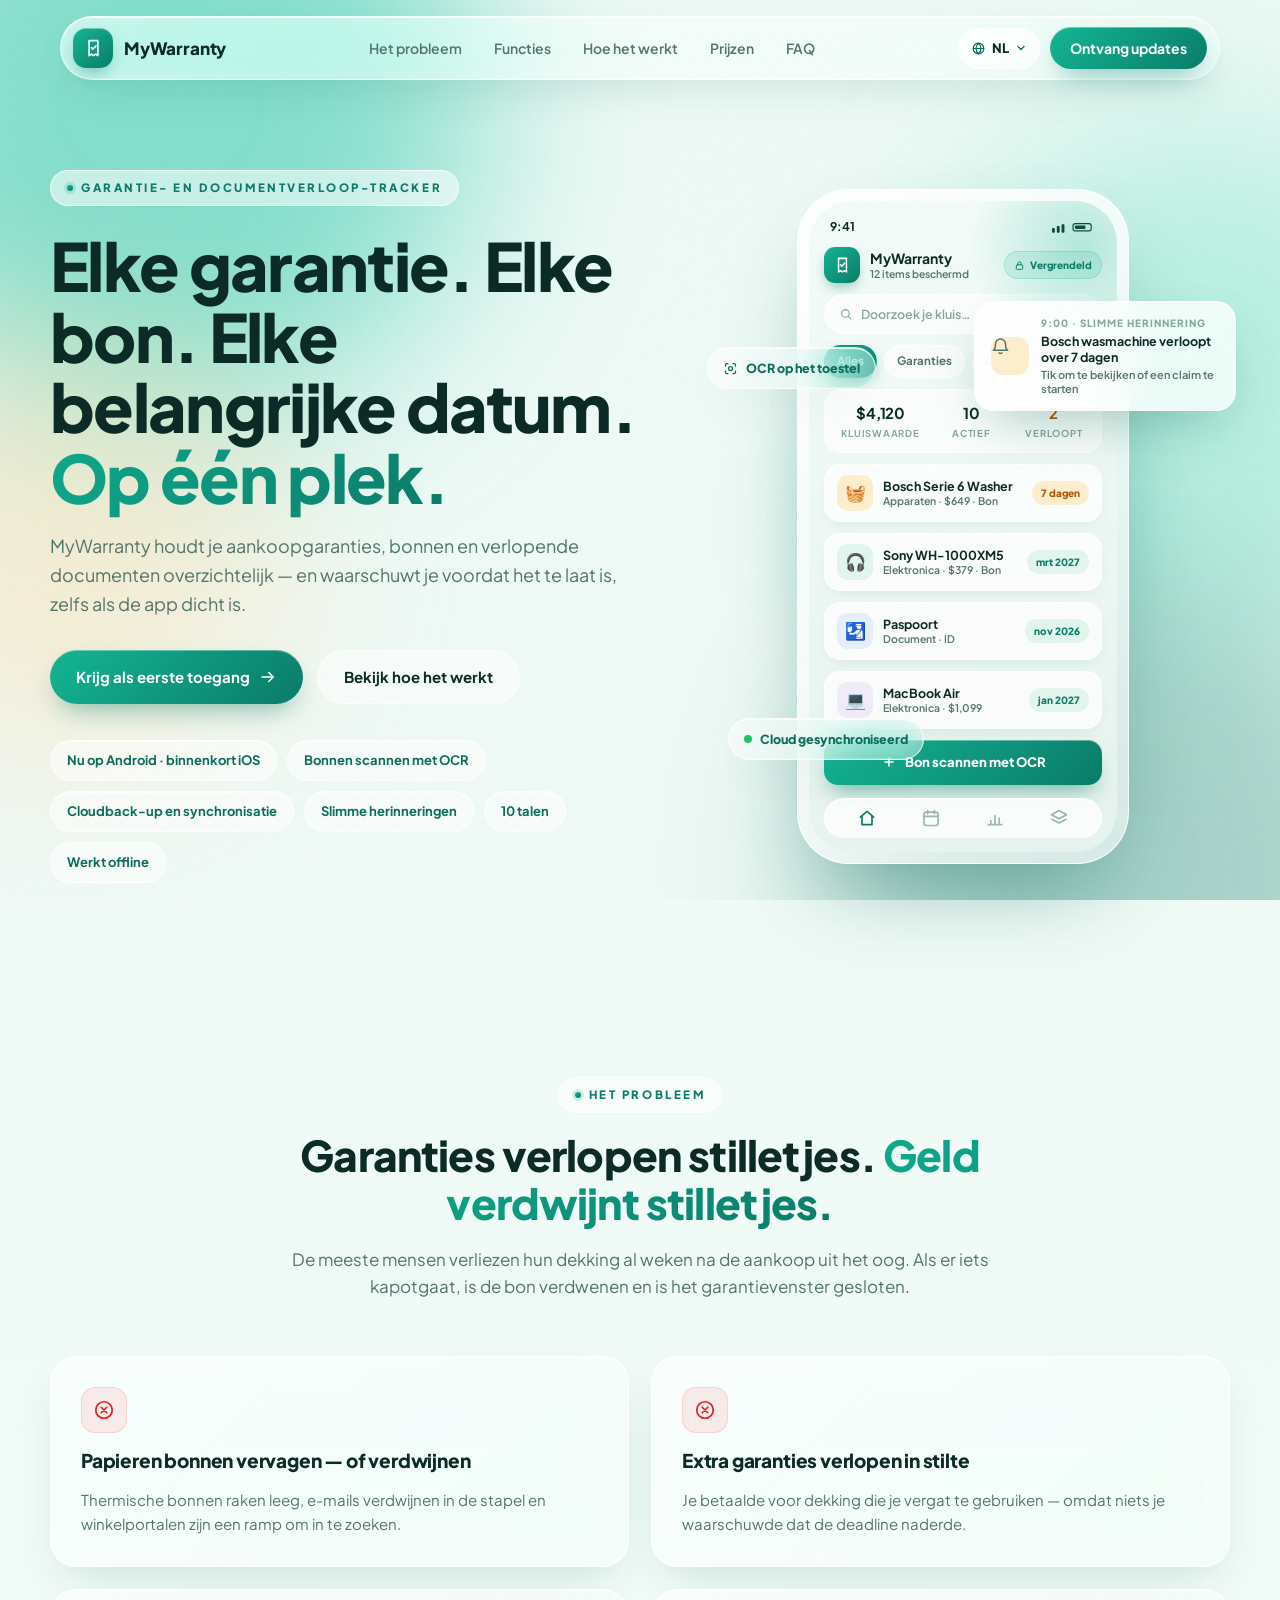
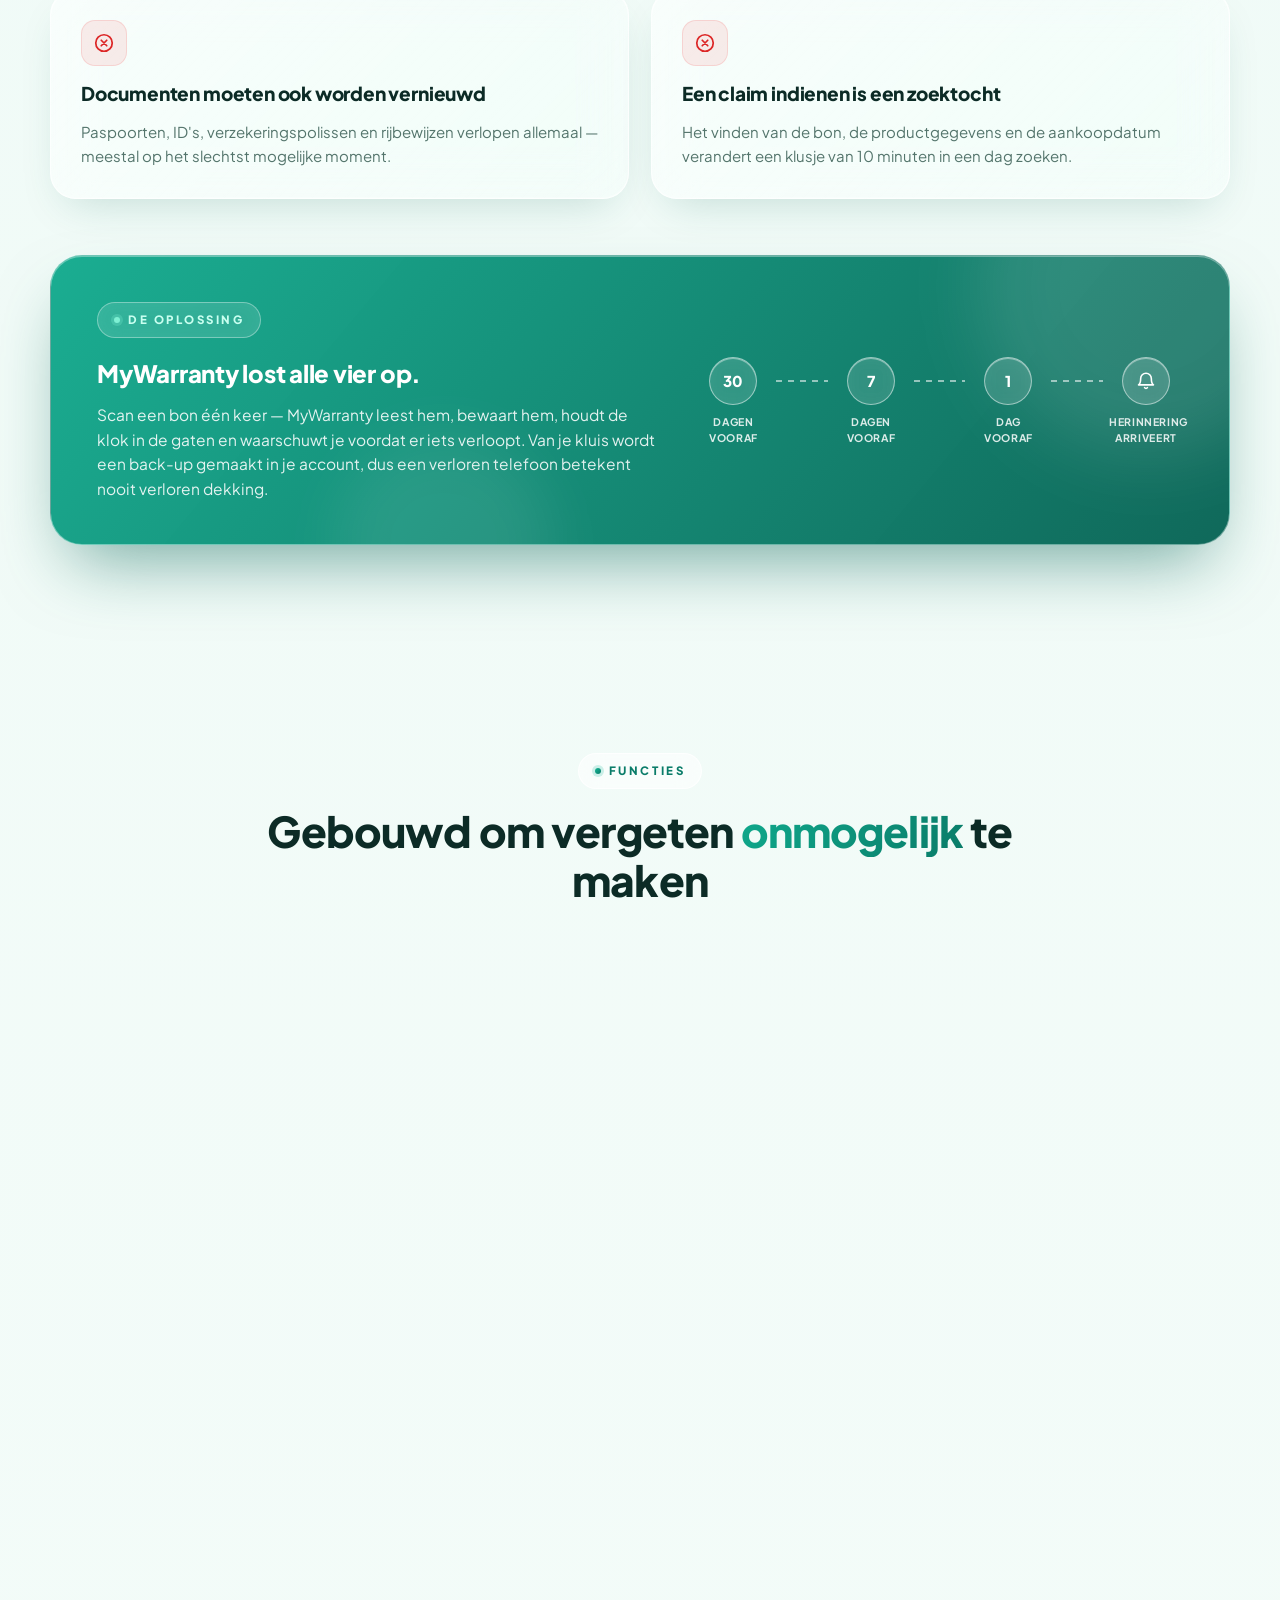
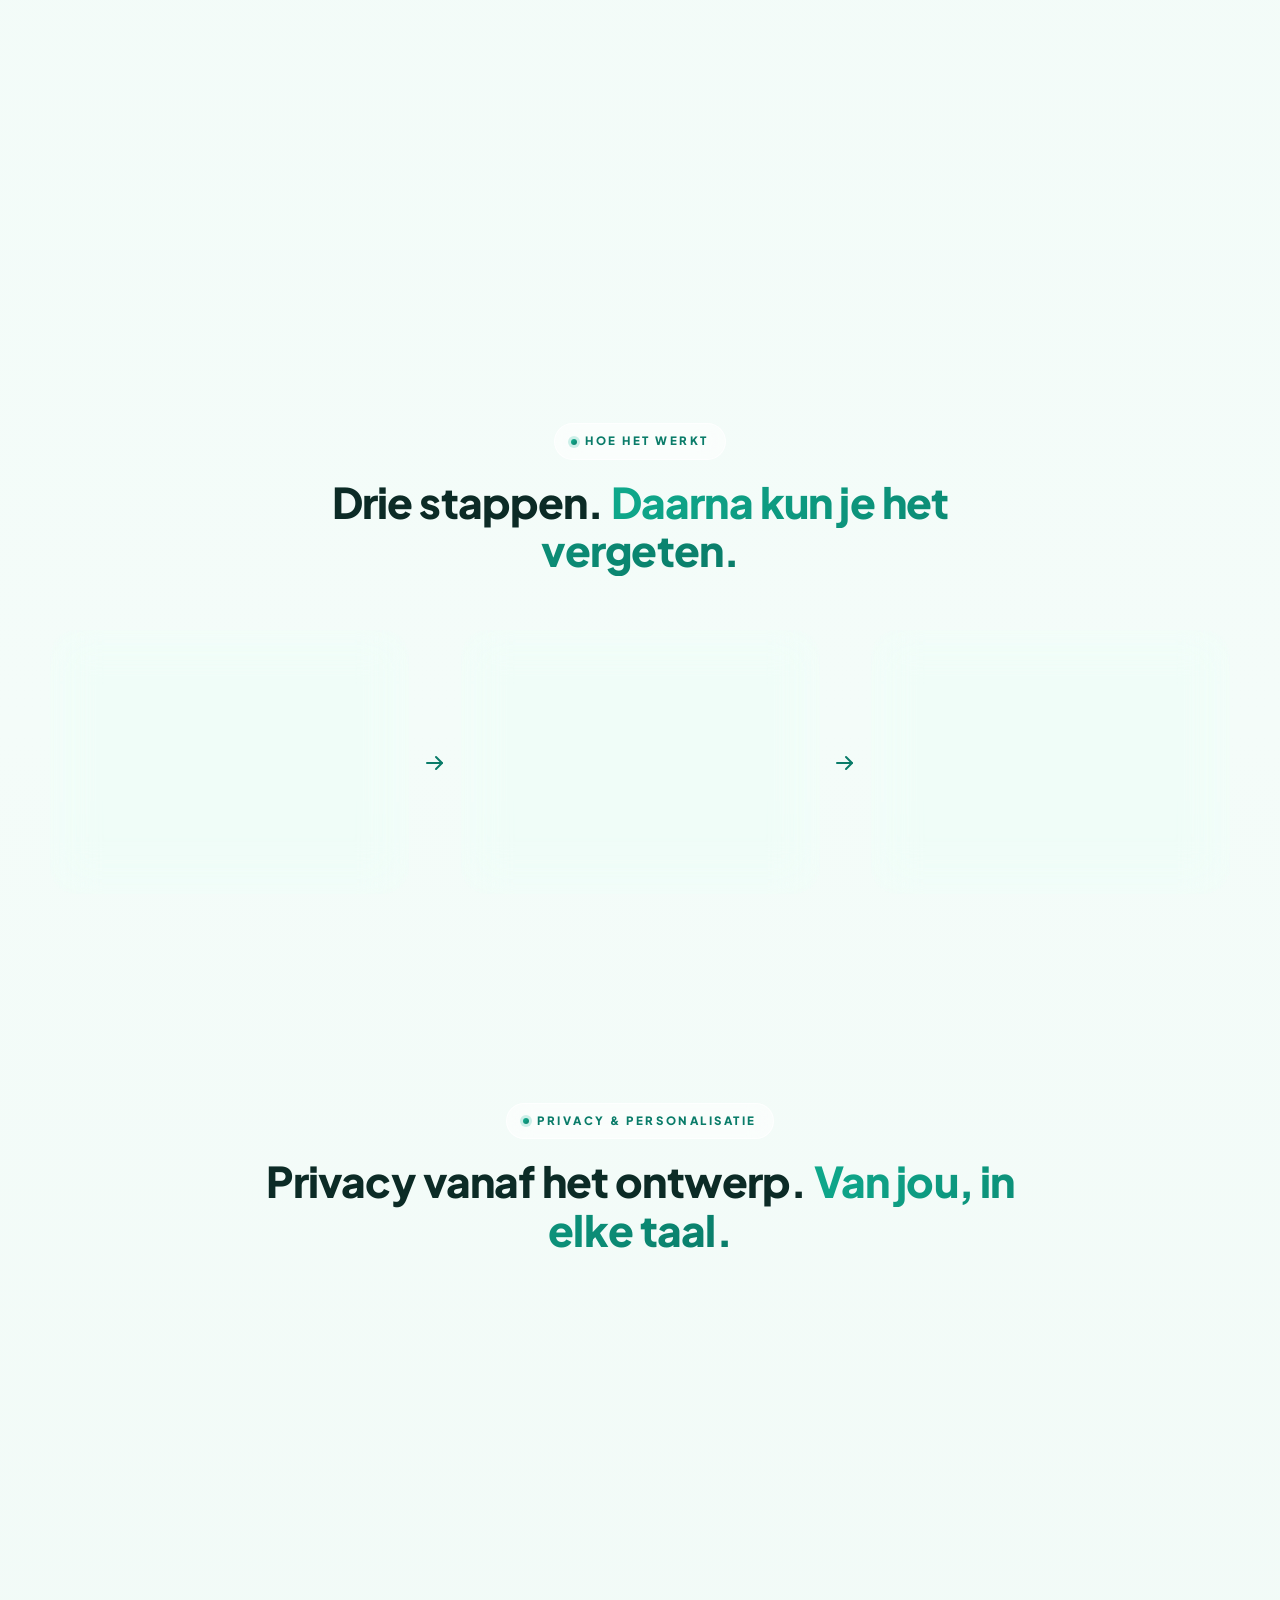
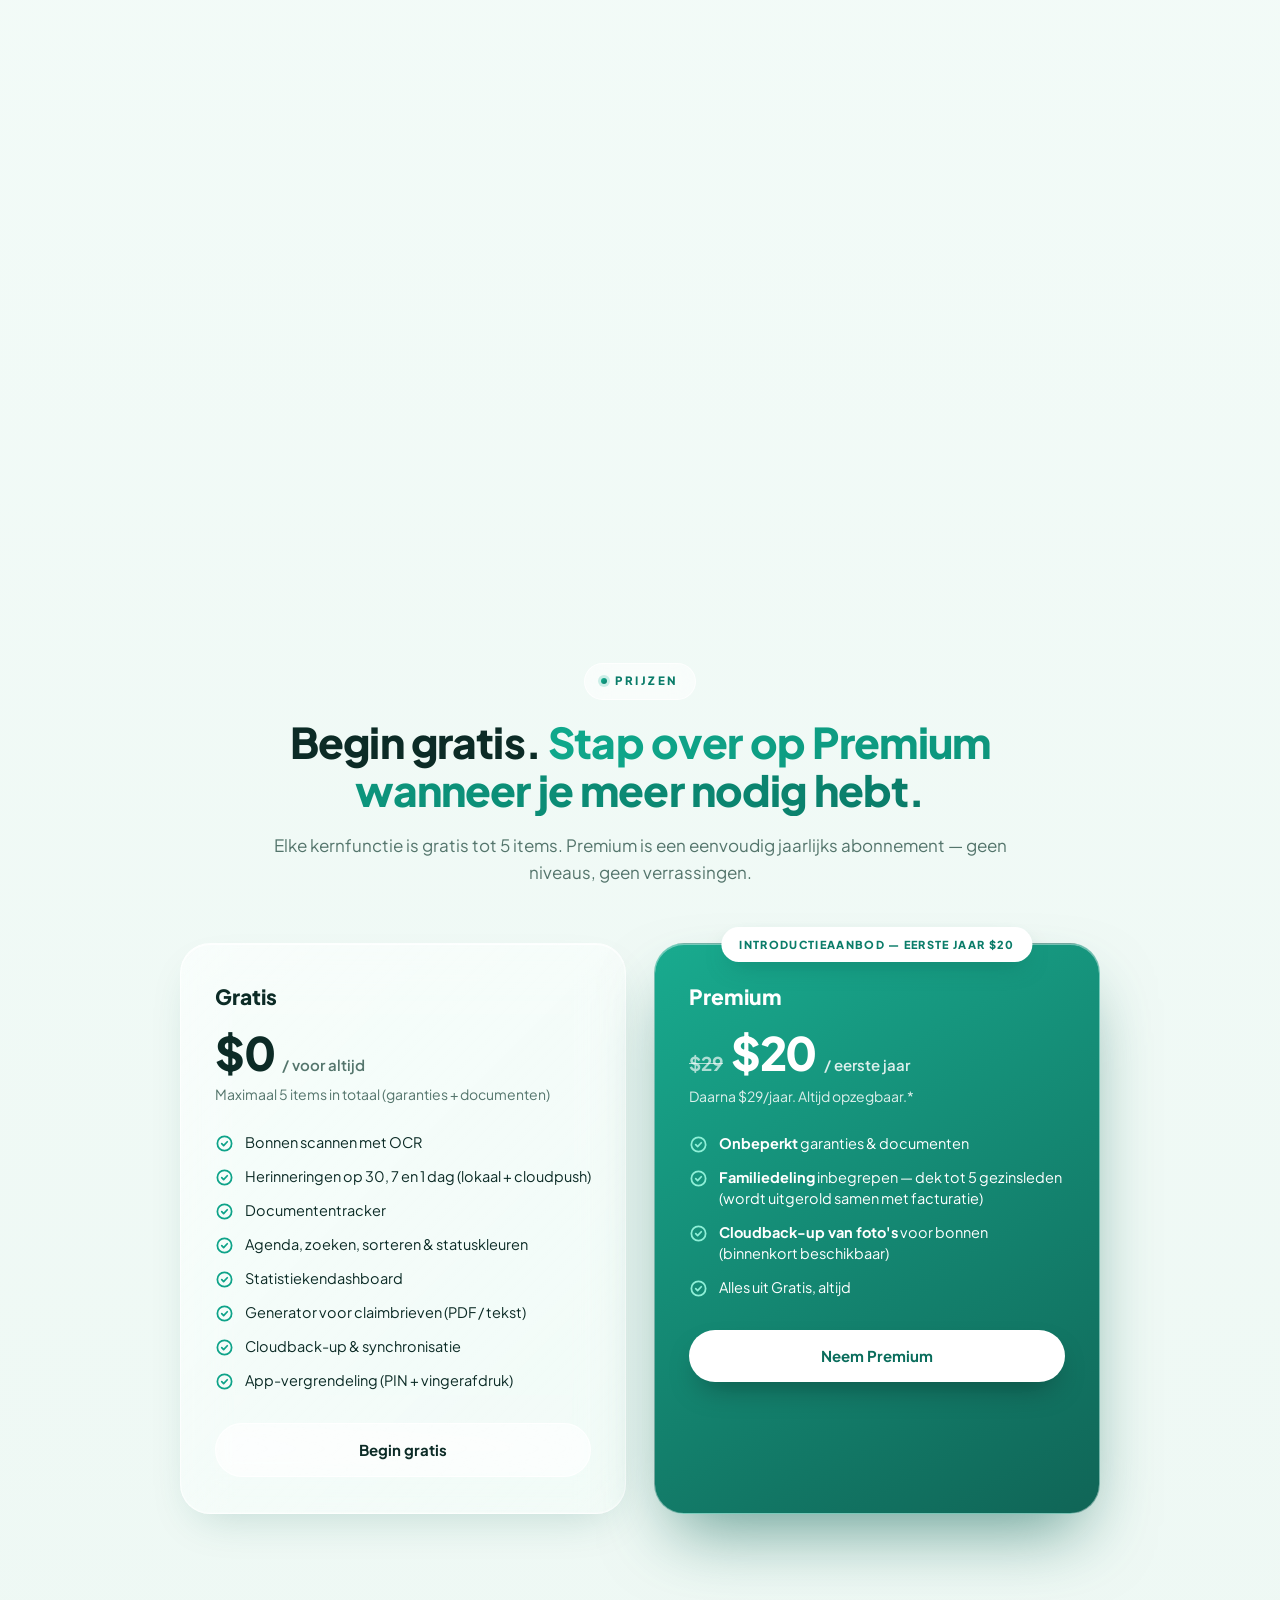
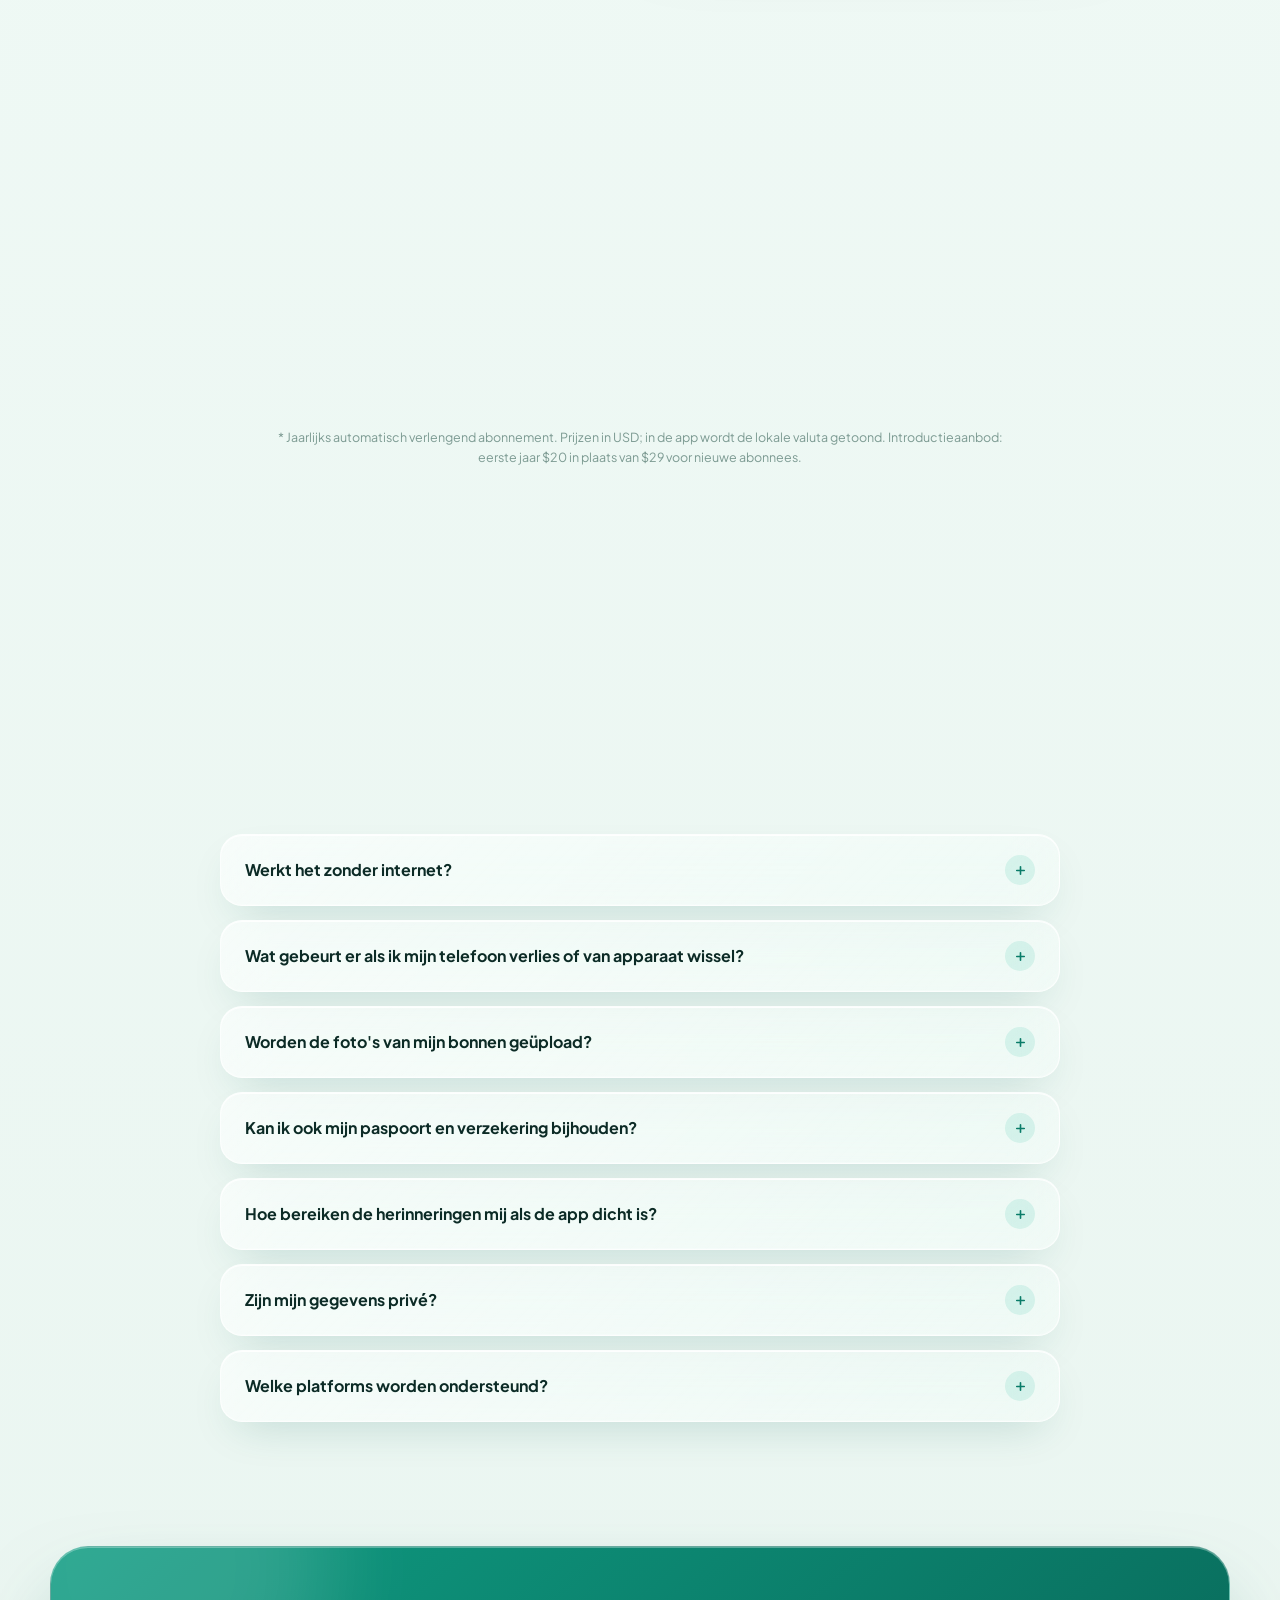
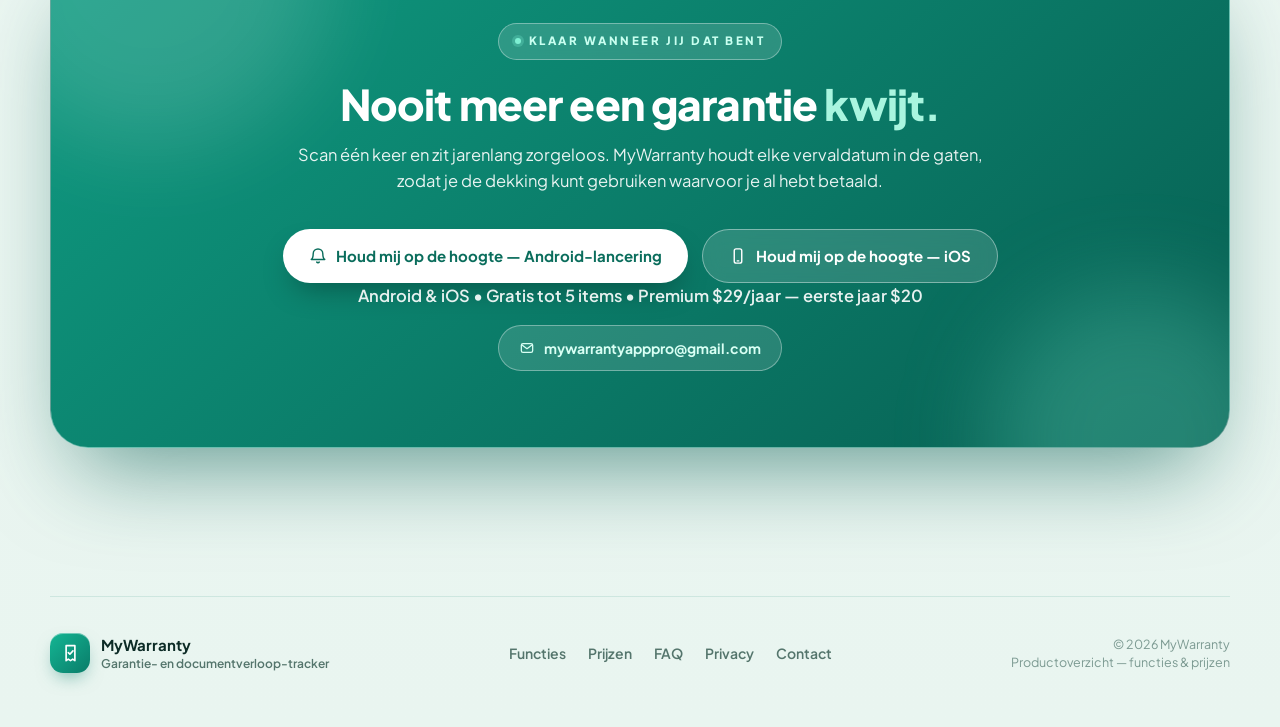
<file: nl/index.html>
<!DOCTYPE html>
<html lang="nl">
<head>
<meta charset="UTF-8">
<meta name="viewport" content="width=device-width, initial-scale=1.0">
<title>MyWarranty — Garantie- en bonnenbeheer met herinneringen</title>
<meta name="description" content="Beheer je garanties, bonnen en verlopende documenten op één plek. Ontvang gratis herinneringen 30, 7 en 1 dag voor het verlopen — zelfs als de app dicht is.">
<meta name="robots" content="index, follow, max-image-preview:large, max-snippet:-1, max-video-preview:-1">
<link rel="canonical" href="https://mywarrantyapp.info/nl/">
<meta name="theme-color" content="#0ea389">
<meta name="application-name" content="MyWarranty">
<link rel="manifest" href="../site.webmanifest">
<link rel="icon" type="image/svg+xml" href="../assets/favicon.svg">
<link rel="apple-touch-icon" href="../assets/apple-touch-icon.png">
<meta property="og:type" content="website">
<meta property="og:site_name" content="MyWarranty">
<meta property="og:url" content="https://mywarrantyapp.info/nl/">
<meta property="og:title" content="MyWarranty — Garantie- en bonnenbeheer met herinneringen">
<meta property="og:description" content="Beheer je garanties, bonnen en verlopende documenten op één plek. Ontvang gratis herinneringen 30, 7 en 1 dag voor het verlopen — zelfs als de app dicht is.">
<meta property="og:image" content="https://mywarrantyapp.info/assets/og-image.png">
<meta property="og:image:width" content="1200">
<meta property="og:image:height" content="630">
<meta property="og:image:alt" content="MyWarranty — garantie- en documentverloop-tracker">
<meta property="og:locale" content="nl_NL">
<meta property="og:locale:alternate" content="fr_FR">
<meta property="og:locale:alternate" content="es_ES">
<meta property="og:locale:alternate" content="de_DE">
<meta property="og:locale:alternate" content="pt_PT">
<meta property="og:locale:alternate" content="ar_AR">
<meta property="og:locale:alternate" content="zh_CN">
<meta property="og:locale:alternate" content="ja_JP">
<meta property="og:locale:alternate" content="hi_IN">
<meta property="og:locale:alternate" content="en_US">
<meta name="twitter:card" content="summary_large_image">
<meta name="twitter:title" content="MyWarranty — Garantie- en bonnenbeheer met herinneringen">
<meta name="twitter:description" content="Beheer je garanties, bonnen en verlopende documenten op één plek. Ontvang gratis herinneringen voordat ze verlopen — zelfs als de app dicht is.">
<meta name="twitter:image" content="https://mywarrantyapp.info/assets/og-image.png">
<link rel="alternate" hreflang="en" href="https://mywarrantyapp.info/">
<link rel="alternate" hreflang="fr" href="https://mywarrantyapp.info/fr/">
<link rel="alternate" hreflang="es" href="https://mywarrantyapp.info/es/">
<link rel="alternate" hreflang="de" href="https://mywarrantyapp.info/de/">
<link rel="alternate" hreflang="pt" href="https://mywarrantyapp.info/pt/">
<link rel="alternate" hreflang="ar" href="https://mywarrantyapp.info/ar/">
<link rel="alternate" hreflang="zh" href="https://mywarrantyapp.info/zh/">
<link rel="alternate" hreflang="ja" href="https://mywarrantyapp.info/ja/">
<link rel="alternate" hreflang="hi" href="https://mywarrantyapp.info/hi/">
<link rel="alternate" hreflang="nl" href="https://mywarrantyapp.info/nl/">
<link rel="alternate" hreflang="x-default" href="https://mywarrantyapp.info/">
<link rel="preload" href="../assets/fonts/pjs-latin.woff2" as="font" type="font/woff2" crossorigin>
<link rel="stylesheet" href="../assets/styles.css">
<script type="application/ld+json">
{
  "@context": "https://schema.org",
  "@graph": [
    {
      "@type": "Organization",
      "@id": "https://mywarrantyapp.info/#org",
      "name": "MyWarranty",
      "url": "https://mywarrantyapp.info/",
      "logo": "https://mywarrantyapp.info/assets/apple-touch-icon.png",
      "email": "mywarrantyapppro@gmail.com"
    },
    {
      "@type": "WebSite",
      "@id": "https://mywarrantyapp.info/#website",
      "url": "https://mywarrantyapp.info/nl/",
      "name": "MyWarranty",
      "inLanguage": "nl",
      "publisher": { "@id": "https://mywarrantyapp.info/#org" }
    },
    {
      "@type": "SoftwareApplication",
      "@id": "https://mywarrantyapp.info/#app",
      "name": "MyWarranty",
      "applicationCategory": "UtilitiesApplication",
      "operatingSystem": "Android",
      "url": "https://mywarrantyapp.info/",
      "description": "Tracker voor garanties en verlopende documenten. Scan bonnen met OCR op het toestel, houd garantie- en vervaldatums bij en ontvang herinneringen 30, 7 en 1 dag voordat iets verloopt — zelfs als de app dicht is.",
      "inLanguage": "nl",
      "availableLanguage": ["English","French","Spanish","German","Portuguese","Arabic","Chinese","Japanese","Hindi","Dutch"],
      "featureList": [
        "Receipt scanning with on-device OCR",
        "Warranty and document expiry tracking",
        "Local and cloud reminders 30, 7 and 1 day before expiry",
        "Cloud backup and real-time sync",
        "Claim letter generator (PDF / text)",
        "Calendar, stats dashboard, export and restore",
        "App lock with PIN and fingerprint",
        "Works offline"
      ],
      "offers": [
        { "@type": "Offer", "name": "Free plan", "price": "0", "priceCurrency": "USD" },
        { "@type": "Offer", "name": "Premium — first year (launch offer)", "price": "20", "priceCurrency": "USD" }
      ],
      "publisher": { "@id": "https://mywarrantyapp.info/#org" }
    },
    {
      "@type": "FAQPage",
      "@id": "https://mywarrantyapp.info/#faq",
      "inLanguage": "nl",
      "mainEntity": [
        {
          "@type": "Question",
          "name": "Werkt het zonder internet?",
          "acceptedAnswer": { "@type": "Answer", "text": "Ja. Alles werkt offline — scannen, toevoegen, bewerken, herinneringen. Wijzigingen worden met je account gesynchroniseerd zodra je weer online bent." }
        },
        {
          "@type": "Question",
          "name": "Wat gebeurt er als ik mijn telefoon verlies of van apparaat wissel?",
          "acceptedAnswer": { "@type": "Answer", "text": "Log in op het nieuwe apparaat en je kluis wordt hersteld uit de cloud: garanties, documenten, instellingen en geschiedenis." }
        },
        {
          "@type": "Question",
          "name": "Worden de foto's van mijn bonnen geüpload?",
          "acceptedAnswer": { "@type": "Answer", "text": "Nog niet — foto's van bonnen blijven op je toestel. Cloudback-up van foto's maakt deel uit van Premium en komt binnenkort beschikbaar." }
        },
        {
          "@type": "Question",
          "name": "Kan ik ook mijn paspoort en verzekering bijhouden?",
          "acceptedAnswer": { "@type": "Answer", "text": "Ja. De documententracker dekt paspoorten, identiteitskaarten, verzekeringspolissen, rijbewijzen, visa en alles met een vervaldatum — met eigen herinneringen." }
        },
        {
          "@type": "Question",
          "name": "Hoe bereiken de herinneringen mij als de app dicht is?",
          "acceptedAnswer": { "@type": "Answer", "text": "Op twee manieren: meldingen worden direct op je telefoon ingepland en een clouddienst stuurt ook herinneringen naar je toestel. Daarom komen ze nog steeds aan, weken nadat je de app voor het laatst hebt geopend." }
        },
        {
          "@type": "Question",
          "name": "Zijn mijn gegevens privé?",
          "acceptedAnswer": { "@type": "Answer", "text": "Ja. Toegang is strikt per account — alleen jij kunt je kluis lezen. Er is een app-vergrendeling voor je telefoon, en als je je account verwijdert, worden je cloudgegevens en lokale bestanden gewist." }
        },
        {
          "@type": "Question",
          "name": "Welke platforms worden ondersteund?",
          "acceptedAnswer": { "@type": "Answer", "text": "Op dit moment Android. De iOS-app deelt dezelfde codebase en is in ontwikkeling." }
        }
      ]
    }
  ]
}
</script>
</head>
<body>

<div class="bg" aria-hidden="true">
  <div class="blob b1"></div><div class="blob b2"></div><div class="blob b3"></div><div class="blob b4"></div>
</div>
<div class="grain" aria-hidden="true"></div>

<!-- ============ NAV ============ -->
<header class="nav glass" id="nav">
  <a class="brand" href="#top">
    <span class="brand-mark">
      <svg viewBox="0 0 24 24" fill="none" stroke="currentColor" stroke-width="1.9" stroke-linecap="round" stroke-linejoin="round"><path d="M7 3h10v17.2l-2.5-1.7-2.5 1.7-2.5-1.7L7 20.2V3z"/><path d="M9.5 11l1.8 1.8 3.5-3.8"/></svg>
    </span>
    <span class="brand-name">MyWarranty</span>
  </a>
  <nav class="nav-links" id="navLinks" aria-label="Hoofdnavigatie">
    <a href="#problem">Het probleem</a>
    <a href="#features">Functies</a>
    <a href="#how">Hoe het werkt</a>
    <a href="#pricing">Prijzen</a>
    <a href="#faq">FAQ</a>
  </nav>
  <div class="nav-cta">
    <div class="lang-switch" id="langSwitch">
      <button class="lang-btn" id="langBtn" aria-expanded="false" aria-haspopup="true" aria-controls="langMenu" aria-label="Taal wijzigen">
        <svg viewBox="0 0 24 24" fill="none" stroke="currentColor" stroke-width="1.9" stroke-linecap="round"><circle cx="12" cy="12" r="8.5"/><path d="M3.5 12h17"/><path d="M12 3.5c2.7 2.3 4 5.2 4 8.5s-1.3 6.2-4 8.5c-2.7-2.3-4-5.2-4-8.5s1.3-6.2 4-8.5z"/></svg>
        <span>NL</span>
        <svg class="chev" viewBox="0 0 24 24" fill="none" stroke="currentColor" stroke-width="2.4" stroke-linecap="round" stroke-linejoin="round"><path d="M6 9l6 6 6-6"/></svg>
      </button>
      <div class="lang-menu" id="langMenu" aria-label="Taal">
        <a lang="en" hreflang="en" href="../">English</a>
        <a lang="fr" hreflang="fr" href="../fr/">Français</a>
        <a lang="ar" hreflang="ar" href="../ar/">العربية</a>
        <a lang="es" hreflang="es" href="../es/">Español</a>
        <a lang="pt" hreflang="pt" href="../pt/">Português</a>
        <a lang="zh" hreflang="zh" href="../zh/">中文</a>
        <a lang="ja" hreflang="ja" href="../ja/">日本語</a>
        <a lang="hi" hreflang="hi" href="../hi/">हिन्दी</a>
        <a lang="nl" hreflang="nl" href="./" class="active" aria-current="true">Nederlands</a>
        <a lang="de" hreflang="de" href="../de/">Deutsch</a>
      </div>
    </div>
    <a class="btn btn-primary btn-sm" href="#cta">Ontvang updates</a>
    <button class="burger" id="burger" aria-label="Menu openen" aria-expanded="false"><span></span><span></span><span></span></button>
  </div>
</header>

<main id="top">

  <!-- ============ HERO ============ -->
  <section class="hero">
    <div class="container hero-grid">
      <div class="hero-copy">
        <span class="eyebrow" data-reveal><span class="dot"></span>Garantie- en documentverloop-tracker</span>
        <h1 data-reveal style="--d:.08s">Elke garantie. Elke bon. Elke belangrijke datum. <span class="hl">Op één plek.</span></h1>
        <p class="lead" data-reveal style="--d:.16s">MyWarranty houdt je aankoopgaranties, bonnen en verlopende documenten overzichtelijk — en waarschuwt je voordat het te laat is, zelfs als de app dicht is.</p>
        <div class="hero-actions" data-reveal style="--d:.24s">
          <a href="#cta" class="btn btn-primary">Krijg als eerste toegang
            <svg viewBox="0 0 24 24" fill="none" stroke="currentColor" stroke-width="2" stroke-linecap="round" stroke-linejoin="round"><path d="M4 12h15"/><path d="M13 6l6 6-6 6"/></svg>
          </a>
          <a href="#how" class="btn btn-ghost">Bekijk hoe het werkt</a>
        </div>
        <ul class="hero-chips" data-reveal style="--d:.32s">
          <li>Nu op Android · binnenkort iOS</li>
          <li>Bonnen scannen met OCR</li>
          <li>Cloudback-up en synchronisatie</li>
          <li>Slimme herinneringen</li>
          <li>10 talen</li>
          <li>Werkt offline</li>
        </ul>
      </div>

      <div class="hero-visual" data-reveal style="--d:.2s">
        <div class="phone-scene">
          <div class="phone-glow" aria-hidden="true"></div>

          <div class="phone" role="img" aria-label="Voorbeeld van de MyWarranty-app">
            <div class="screen">
              <div class="statusbar">
                <span>9:41</span>
                <svg viewBox="0 0 46 12" fill="currentColor" aria-hidden="true"><rect x="0" y="7" width="3" height="5" rx="1"/><rect x="5" y="5" width="3" height="7" rx="1"/><rect x="10" y="3" width="3" height="9" rx="1"/><rect x="22" y="2.5" width="19" height="7.5" rx="2.2" fill="none" stroke="currentColor" stroke-width="1.2"/><rect x="24" y="4.5" width="11" height="3.5" rx="1"/></svg>
              </div>
              <div class="app-head">
                <span class="app-mark"><svg viewBox="0 0 24 24" fill="none" stroke="currentColor" stroke-width="1.9" stroke-linecap="round" stroke-linejoin="round"><path d="M7 3h10v17.2l-2.5-1.7-2.5 1.7-2.5-1.7L7 20.2V3z"/><path d="M9.5 11l1.8 1.8 3.5-3.8"/></svg></span>
                <div class="app-title"><strong>MyWarranty</strong><span>12 items beschermd</span></div>
                <span class="app-lockpill"><svg viewBox="0 0 24 24" fill="none" stroke="currentColor" stroke-width="2" stroke-linecap="round"><rect x="5" y="10.5" width="14" height="10" rx="2.5"/><path d="M8.5 10.5V7.5a3.5 3.5 0 017 0v3"/></svg>Vergrendeld</span>
              </div>
              <div class="app-search"><svg viewBox="0 0 24 24" fill="none" stroke="currentColor" stroke-width="2" stroke-linecap="round"><circle cx="11" cy="11" r="6.5"/><path d="M16 16l4.5 4.5"/></svg><span>Doorzoek je kluis…</span></div>
              <div class="app-filters"><span class="on">Alles</span><span>Garanties</span><span>Documenten</span></div>
              <div class="app-summary">
                <div><b>$4,120</b><span>Kluiswaarde</span></div>
                <div><b>10</b><span>Actief</span></div>
                <div><b class="warn">2</b><span>Verloopt</span></div>
              </div>
              <div class="app-item">
                <span class="it-ic" style="--tint:#fdeecd">🧺</span>
                <div class="it-tx"><strong>Bosch Serie 6 Washer</strong><span>Apparaten · $649 · Bon</span></div>
                <span class="it-st exp">7 dagen</span>
              </div>
              <div class="app-item">
                <span class="it-ic" style="--tint:#e2f6ee">🎧</span>
                <div class="it-tx"><strong>Sony WH-1000XM5</strong><span>Elektronica · $379 · Bon</span></div>
                <span class="it-st ok">mrt 2027</span>
              </div>
              <div class="app-item">
                <span class="it-ic" style="--tint:#e7eefb">🛂</span>
                <div class="it-tx"><strong>Paspoort</strong><span>Document · ID</span></div>
                <span class="it-st ok">nov 2026</span>
              </div>
              <div class="app-item">
                <span class="it-ic" style="--tint:#f1ebfa">💻</span>
                <div class="it-tx"><strong>MacBook Air</strong><span>Elektronica · $1,099</span></div>
                <span class="it-st ok">jan 2027</span>
              </div>
              <div class="app-scan"><svg viewBox="0 0 24 24" fill="none" stroke="currentColor" stroke-width="2.4" stroke-linecap="round"><path d="M12 6v12M6 12h12"/></svg>Bon scannen met OCR</div>
              <div class="app-tabbar" aria-hidden="true">
                <svg class="act" viewBox="0 0 24 24" fill="none" stroke="currentColor" stroke-width="2" stroke-linecap="round" stroke-linejoin="round"><path d="M4 11l8-7 8 7"/><path d="M6 9.5V20h12V9.5"/></svg>
                <svg viewBox="0 0 24 24" fill="none" stroke="currentColor" stroke-width="2" stroke-linecap="round"><rect x="3.5" y="5" width="17" height="16" rx="3"/><path d="M3.5 10h17M8 3v4M16 3v4"/></svg>
                <svg viewBox="0 0 24 24" fill="none" stroke="currentColor" stroke-width="2" stroke-linecap="round"><path d="M4 20h16M7 20v-5M12 20V9M17 20v-8"/></svg>
                <svg viewBox="0 0 24 24" fill="none" stroke="currentColor" stroke-width="2" stroke-linecap="round" stroke-linejoin="round"><path d="M12 3l9 5-9 5-9-5z"/><path d="M3.5 13.5L12 18l8.5-4.5"/></svg>
              </div>
            </div>
          </div>

          <div class="float-notif glass-strong" aria-hidden="true">
            <span class="fn-ic"><svg viewBox="0 0 24 24" fill="none" stroke="currentColor" stroke-width="1.9" stroke-linecap="round" stroke-linejoin="round"><path d="M18.4 9a6.4 6.4 0 10-12.8 0c0 6-2.6 7.6-2.6 7.6h18s-2.6-1.6-2.6-7.6"/><path d="M13.7 20a2 2 0 01-3.4 0"/></svg></span>
            <div>
              <small>9:00 · Slimme herinnering</small>
              <strong>Bosch wasmachine verloopt over 7 dagen</strong>
              <span>Tik om te bekijken of een claim te starten</span>
            </div>
          </div>
          <div class="float-chip glass fc-1" aria-hidden="true">
            <svg viewBox="0 0 24 24" fill="none" stroke="currentColor" stroke-width="2" stroke-linecap="round" stroke-linejoin="round"><path d="M4 8V6a2 2 0 012-2h2M16 4h2a2 2 0 012 2v2M20 16v2a2 2 0 01-2 2h-2M8 20H6a2 2 0 01-2-2v-2"/><circle cx="12" cy="12" r="3.2"/></svg>
            OCR op het toestel
          </div>
          <div class="float-chip glass fc-2" aria-hidden="true"><span class="pulse"></span>Cloud gesynchroniseerd</div>
        </div>
      </div>
    </div>
  </section>

  <!-- ============ PROBLEM ============ -->
  <section class="section" id="problem">
    <div class="container">
      <div class="section-head" data-reveal>
        <span class="eyebrow"><span class="dot"></span>Het probleem</span>
        <h2>Garanties verlopen stilletjes. <span class="hl">Geld verdwijnt stilletjes.</span></h2>
        <p>De meeste mensen verliezen hun dekking al weken na de aankoop uit het oog. Als er iets kapotgaat, is de bon verdwenen en is het garantievenster gesloten.</p>
      </div>

      <div class="problem-grid" data-reveal-group>
        <article class="p-card glass glow-card">
          <span class="p-ic"><svg viewBox="0 0 24 24" fill="none" stroke="currentColor" stroke-width="1.9" stroke-linecap="round"><circle cx="12" cy="12" r="9"/><path d="M9 9l6 6M15 9l-6 6"/></svg></span>
          <h3>Papieren bonnen vervagen — of verdwijnen</h3>
          <p>Thermische bonnen raken leeg, e-mails verdwijnen in de stapel en winkelportalen zijn een ramp om in te zoeken.</p>
        </article>
        <article class="p-card glass glow-card">
          <span class="p-ic"><svg viewBox="0 0 24 24" fill="none" stroke="currentColor" stroke-width="1.9" stroke-linecap="round"><circle cx="12" cy="12" r="9"/><path d="M9 9l6 6M15 9l-6 6"/></svg></span>
          <h3>Extra garanties verlopen in stilte</h3>
          <p>Je betaalde voor dekking die je vergat te gebruiken — omdat niets je waarschuwde dat de deadline naderde.</p>
        </article>
        <article class="p-card glass glow-card">
          <span class="p-ic"><svg viewBox="0 0 24 24" fill="none" stroke="currentColor" stroke-width="1.9" stroke-linecap="round"><circle cx="12" cy="12" r="9"/><path d="M9 9l6 6M15 9l-6 6"/></svg></span>
          <h3>Documenten moeten ook worden vernieuwd</h3>
          <p>Paspoorten, ID's, verzekeringspolissen en rijbewijzen verlopen allemaal — meestal op het slechtst mogelijke moment.</p>
        </article>
        <article class="p-card glass glow-card">
          <span class="p-ic"><svg viewBox="0 0 24 24" fill="none" stroke="currentColor" stroke-width="1.9" stroke-linecap="round"><circle cx="12" cy="12" r="9"/><path d="M9 9l6 6M15 9l-6 6"/></svg></span>
          <h3>Een claim indienen is een zoektocht</h3>
          <p>Het vinden van de bon, de productgegevens en de aankoopdatum verandert een klusje van 10 minuten in een dag zoeken.</p>
        </article>
      </div>

      <div class="fix-banner" data-reveal>
        <div>
          <span class="eyebrow eyebrow-light fix-badge"><span class="dot"></span>De oplossing</span>
          <h3>MyWarranty lost alle vier op.</h3>
          <p>Scan een bon één keer — MyWarranty leest hem, bewaart hem, houdt de klok in de gaten en waarschuwt je voordat er iets verloopt. Van je kluis wordt een back-up gemaakt in je account, dus een verloren telefoon betekent nooit verloren dekking.</p>
        </div>
        <div class="tl" aria-label="Tijdlijn van herinneringen">
          <div class="tl-step"><span class="tl-dot">30</span><small>dagen vooraf</small></div>
          <span class="tl-line"></span>
          <div class="tl-step"><span class="tl-dot">7</span><small>dagen vooraf</small></div>
          <span class="tl-line"></span>
          <div class="tl-step"><span class="tl-dot">1</span><small>dag vooraf</small></div>
          <span class="tl-line"></span>
          <div class="tl-step"><span class="tl-dot"><svg viewBox="0 0 24 24" fill="none" stroke="currentColor" stroke-width="1.9" stroke-linecap="round" stroke-linejoin="round"><path d="M18.4 9a6.4 6.4 0 10-12.8 0c0 6-2.6 7.6-2.6 7.6h18s-2.6-1.6-2.6-7.6"/><path d="M13.7 20a2 2 0 01-3.4 0"/></svg></span><small>herinnering arriveert</small></div>
        </div>
      </div>
    </div>
  </section>

  <!-- ============ FEATURES ============ -->
  <section class="section" id="features">
    <div class="container">
      <div class="section-head" data-reveal>
        <span class="eyebrow"><span class="dot"></span>Functies</span>
        <h2>Gebouwd om vergeten <span class="hl">onmogelijk</span> te maken</h2>
      </div>

      <div class="feat-grid" data-reveal-group>
        <article class="f-card glass glow-card">
          <span class="f-ic"><svg viewBox="0 0 24 24" fill="none" stroke="currentColor" stroke-width="1.8" stroke-linecap="round" stroke-linejoin="round"><rect x="3.5" y="4.5" width="17" height="15" rx="3"/><circle cx="12" cy="12" r="3.4"/><path d="M12 8.6V12l1.7 1.3"/></svg></span>
          <h3>Één kluis voor alles</h3>
          <p>Garanties staan naast verlopende documenten — paspoort, identiteitskaart, verzekering, rijbewijs, visum. Zoek, sorteer, filter en zie in één oogopslag de status: actief, verloopt binnenkort of verlopen.</p>
          <span class="tag">Garanties + documenten op één plek</span>
        </article>
        <article class="f-card glass glow-card">
          <span class="f-ic"><svg viewBox="0 0 24 24" fill="none" stroke="currentColor" stroke-width="1.8" stroke-linecap="round" stroke-linejoin="round"><path d="M4 8V6a2 2 0 012-2h2M16 4h2a2 2 0 012 2v2M20 16v2a2 2 0 01-2 2h-2M8 20H6a2 2 0 01-2-2v-2"/><circle cx="12" cy="12" r="3.2"/></svg></span>
          <h3>Scan een bon — de rest gaat automatisch</h3>
          <p>Richt de camera op een willekeurige bon. OCR op het toestel leest de winkel, het product, de datum en het totaal en vult het formulier alvast in. Alles wordt op de telefoon verwerkt — voor het scannen is geen upload nodig.</p>
          <span class="tag">OCR-scan → automatisch ingevulde gegevens</span>
        </article>
        <article class="f-card glass glow-card">
          <span class="f-ic"><svg viewBox="0 0 24 24" fill="none" stroke="currentColor" stroke-width="1.8" stroke-linecap="round" stroke-linejoin="round"><path d="M18.4 9a6.4 6.4 0 10-12.8 0c0 6-2.6 7.6-2.6 7.6h18s-2.6-1.6-2.6-7.6"/><path d="M13.7 20a2 2 0 01-3.4 0"/></svg></span>
          <h3>Herinneringen die nooit slapen</h3>
          <p>Ontvang een melding 30, 7 en 1 dag voor elk verloop, om 9:00 — voor garanties én documenten. Ingepland op je telefoon en verstuurd vanuit de cloud, zodat je gewaarschuwd wordt, zelfs als de app dicht is.</p>
          <span class="tag">Push via telefoon + cloud, zelfs als de app dicht is</span>
        </article>
        <article class="f-card glass glow-card">
          <span class="f-ic"><svg viewBox="0 0 24 24" fill="none" stroke="currentColor" stroke-width="1.8" stroke-linecap="round" stroke-linejoin="round"><path d="M7 18.5a4.5 4.5 0 01-.9-8.9A6 6 0 0117.8 11h.2a3.75 3.75 0 010 7.5H7z"/><path d="M12 16v-4.5M10.2 13.2L12 11.4l1.8 1.8"/></svg></span>
          <h3>Cloudback-up &amp; realtime synchronisatie</h3>
          <p>Log in en van je kluis wordt automatisch een back-up gemaakt. Nieuwe telefoon? Log in en alles staat er weer. Wijzigingen worden in realtime gesynchroniseerd en verwijderingen worden veilig doorgevoerd op al je apparaten.</p>
          <span class="tag">Nieuwe telefoon → inloggen → alles terug</span>
        </article>
        <article class="f-card glass glow-card">
          <span class="f-ic"><svg viewBox="0 0 24 24" fill="none" stroke="currentColor" stroke-width="1.8" stroke-linecap="round" stroke-linejoin="round"><path d="M14 3H7a2 2 0 00-2 2v14a2 2 0 002 2h10a2 2 0 002-2V8z"/><path d="M14 3v5h5"/><path d="M9.5 14.5l1.8 1.8 3.4-3.6"/></svg></span>
          <h3>Claimwizard met gegenereerde brieven</h3>
          <p>Iets kapot? Beschrijf wat er misging en MyWarranty stelt je claim op: een professionele PDF-brief met productgegevens en de bon bijgevoegd — of platte tekst voor e-mail. De geschiedenis wordt per item bewaard.</p>
          <span class="tag">PDF-claimbrief, bon bijgevoegd</span>
        </article>
        <article class="f-card glass glow-card">
          <span class="f-ic"><svg viewBox="0 0 24 24" fill="none" stroke="currentColor" stroke-width="1.8" stroke-linecap="round"><path d="M4 20h16"/><path d="M7 20v-5M12 20V9M17 20v-8"/></svg></span>
          <h3>Statistiekendashboard</h3>
          <p>Zie de waarde die je beschermt: bijgehouden items, totale waarde, verloopt binnenkort, al verlopen — plus waarde per categorie en waar je het meest uitgeeft, uitgesplitst per winkel.</p>
          <span class="tag">Weet wat je dekking waard is</span>
        </article>
        <article class="f-card glass glow-card">
          <span class="f-ic"><svg viewBox="0 0 24 24" fill="none" stroke="currentColor" stroke-width="1.8" stroke-linecap="round"><rect x="3.5" y="5" width="17" height="16" rx="3"/><path d="M3.5 10h17M8 3v4M16 3v4"/></svg></span>
          <h3>Agendaweergave</h3>
          <p>Een maandrooster toont elk verloop als een gekleurde stip — groen (actief), oranje (verloopt binnenkort), rood (verlopen). Tik op een dag om precies te zien wat er dan verloopt.</p>
          <span class="tag">Je deadlines in één oogopslag</span>
        </article>
        <article class="f-card glass glow-card">
          <span class="f-ic"><svg viewBox="0 0 24 24" fill="none" stroke="currentColor" stroke-width="1.8" stroke-linecap="round" stroke-linejoin="round"><path d="M12 4v10M8 10.5l4 4 4-4"/><path d="M4.5 19.5h15"/></svg></span>
          <h3>Exporteren, herstellen &amp; volledige controle</h3>
          <p>Exporteer een CSV, een opgemaakt PDF-rapport of een complete JSON-back-up. Herstel op elk moment — en als je je account verwijdert, worden je cloudgegevens en lokale bestanden definitief gewist.</p>
          <span class="tag">Jouw gegevens zijn van jou</span>
        </article>
      </div>
    </div>
  </section>

  <!-- ============ HOW IT WORKS ============ -->
  <section class="section" id="how">
    <div class="container">
      <div class="section-head" data-reveal>
        <span class="eyebrow"><span class="dot"></span>Hoe het werkt</span>
        <h2>Drie stappen. <span class="hl">Daarna kun je het vergeten.</span></h2>
      </div>
      <div class="steps" data-reveal-group>
        <article class="step glass glow-card">
          <span class="step-num">1</span>
          <h3>Scan of voeg toe</h3>
          <p>Maak een foto van de bon — OCR vult de winkel, het product, de datum en de prijs in. Of voeg elk item binnen enkele seconden handmatig toe.</p>
        </article>
        <span class="step-arrow" aria-hidden="true"><svg viewBox="0 0 24 24" fill="none" stroke="currentColor" stroke-width="2" stroke-linecap="round" stroke-linejoin="round"><path d="M4 12h15"/><path d="M13 6l6 6-6 6"/></svg></span>
        <article class="step glass glow-card">
          <span class="step-num">2</span>
          <h3>Stel het verloop in</h3>
          <p>Kies de garantietermijn of de vervaldatum van het document. Statuskleuren en de agenda nemen het daarna over.</p>
        </article>
        <span class="step-arrow" aria-hidden="true"><svg viewBox="0 0 24 24" fill="none" stroke="currentColor" stroke-width="2" stroke-linecap="round" stroke-linejoin="round"><path d="M4 12h15"/><path d="M13 6l6 6-6 6"/></svg></span>
        <article class="step glass glow-card">
          <span class="step-num">3</span>
          <h3>Ontspan</h3>
          <p>Herinneringen komen op 30, 7 en 1 dag — altijd op tijd. Dien met één tik een claim in als er iets kapotgaat.</p>
        </article>
      </div>
    </div>
  </section>

  <!-- ============ PRIVACY & PERSONALIZATION ============ -->
  <section class="section" id="privacy">
    <div class="container">
      <div class="section-head" data-reveal>
        <span class="eyebrow"><span class="dot"></span>Privacy &amp; personalisatie</span>
        <h2>Privacy vanaf het ontwerp. <span class="hl">Van jou, in elke taal.</span></h2>
      </div>

      <div class="priv-grid" data-reveal-group>
        <article class="v-card glass glow-card">
          <span class="v-ic"><svg viewBox="0 0 24 24" fill="none" stroke="currentColor" stroke-width="1.8" stroke-linecap="round"><rect x="5" y="10.5" width="14" height="10" rx="2.5"/><path d="M8.5 10.5V7.5a3.5 3.5 0 017 0v3"/></svg></span>
          <span class="pin" aria-hidden="true"><i class="f"></i><i class="f"></i><i></i><i></i></span>
          <h3>App-vergrendeling</h3>
          <p>Bescherm je kluis met een pincode van 4 cijfers en ontgrendeling met je vingerafdruk. De app vergrendelt automatisch 10 seconden nadat je hem verlaat — en na te veel foute pogingen vergrendelt hij zichzelf.</p>
        </article>
        <article class="v-card glass glow-card">
          <span class="v-ic"><svg viewBox="0 0 24 24" fill="none" stroke="currentColor" stroke-width="1.8" stroke-linecap="round" stroke-linejoin="round"><path d="M12 3l7.5 3v5.5c0 4.8-3.2 7.7-7.5 9.5-4.3-1.8-7.5-4.7-7.5-9.5V6z"/><path d="M9 12l2 2 4-4.5"/></svg></span>
          <h3>Jouw account, jouw gegevens</h3>
          <p>Elk account kan alleen zijn eigen kluis lezen. Foto's van bonnen blijven op je toestel — ze worden niet geüpload. Als je je account verwijdert, worden je cloudgegevens, lokale bestanden en het account zelf verwijderd.</p>
        </article>
        <article class="v-card glass glow-card">
          <span class="v-ic"><svg viewBox="0 0 24 24" fill="none" stroke="currentColor" stroke-width="1.8" stroke-linecap="round"><circle cx="12" cy="12" r="8.5"/><path d="M3.5 12h17"/><path d="M12 3.5c2.7 2.3 4 5.2 4 8.5s-1.3 6.2-4 8.5c-2.7-2.3-4-5.2-4-8.5s1.3-6.2 4-8.5z"/></svg></span>
          <div class="langs" aria-label="Ondersteunde talen"><span lang="en">English</span><span lang="fr">Français</span><span lang="ar" dir="rtl">العربية</span><span lang="es">Español</span><span lang="pt">Português</span><span lang="zh">中文</span><span lang="ja">日本語</span><span lang="hi">हिन्दी</span><span lang="nl">Nederlands</span><span lang="de">Deutsch</span></div>
          <h3>10 talen, lokale formaten</h3>
          <p>Met ondersteuning voor rechts-naar-links voor het Arabisch. Prijzen worden automatisch weergegeven in de valuta van jouw land.</p>
        </article>
        <article class="v-card glass glow-card">
          <span class="v-ic"><svg viewBox="0 0 24 24" fill="none" stroke="currentColor" stroke-width="1.8" stroke-linecap="round" stroke-linejoin="round"><path d="M20 13.5A8 8 0 1110.5 4 6.5 6.5 0 0020 13.5z"/></svg></span>
          <span class="mini-toggle" aria-hidden="true"><span class="knob"></span></span>
          <h3>Donkere modus</h3>
          <p>Een zorgvuldig afgestemd donker thema volgt je systeem — of blijft licht of donker, jij kiest. Direct, overal.</p>
        </article>
        <article class="v-card glass glow-card" style="grid-column:1/-1;flex-direction:row;align-items:center;gap:20px">
          <span class="v-ic" style="flex-shrink:0"><svg viewBox="0 0 24 24" fill="none" stroke="currentColor" stroke-width="1.8" stroke-linecap="round"><path d="M4 9.5a12 12 0 0116 0"/><path d="M7 13a8 8 0 0110 0"/><path d="M10 16.5a4 4 0 014 0"/><circle cx="12" cy="19.5" r="1" fill="currentColor" stroke="none"/></svg></span>
          <div>
            <h3>Werkt offline en synchroniseert wanneer het kan</h3>
            <p style="margin-top:6px">Voeg toe, bewerk en scan zonder verbinding — alles wordt eerst lokaal opgeslagen. Zodra je weer online bent, worden wijzigingen automatisch gesynchroniseerd met je account. Je kluis wordt nooit geblokkeerd door een slecht signaal.</p>
          </div>
        </article>
      </div>
    </div>
  </section>

  <!-- ============ PRICING ============ -->
  <section class="section" id="pricing">
    <div class="container">
      <div class="section-head" data-reveal>
        <span class="eyebrow"><span class="dot"></span>Prijzen</span>
        <h2>Begin gratis. <span class="hl">Stap over op Premium wanneer je meer nodig hebt.</span></h2>
        <p>Elke kernfunctie is gratis tot 5 items. Premium is een eenvoudig jaarlijks abonnement — geen niveaus, geen verrassingen.</p>
      </div>

      <div class="plans" data-reveal-group>
        <article class="plan glass glow-card">
          <h3>Gratis</h3>
          <div class="price"><b>$0</b><span>/ voor altijd</span></div>
          <p class="plan-sub">Maximaal 5 items in totaal (garanties + documenten)</p>
          <ul>
            <li><svg viewBox="0 0 24 24" fill="none" stroke="currentColor" stroke-width="2.2" stroke-linecap="round" stroke-linejoin="round"><circle cx="12" cy="12" r="9"/><path d="M8.5 12.2l2.4 2.4 4.6-4.8"/></svg>Bonnen scannen met OCR</li>
            <li><svg viewBox="0 0 24 24" fill="none" stroke="currentColor" stroke-width="2.2" stroke-linecap="round" stroke-linejoin="round"><circle cx="12" cy="12" r="9"/><path d="M8.5 12.2l2.4 2.4 4.6-4.8"/></svg>Herinneringen op 30, 7 en 1 dag (lokaal + cloudpush)</li>
            <li><svg viewBox="0 0 24 24" fill="none" stroke="currentColor" stroke-width="2.2" stroke-linecap="round" stroke-linejoin="round"><circle cx="12" cy="12" r="9"/><path d="M8.5 12.2l2.4 2.4 4.6-4.8"/></svg>Documententracker</li>
            <li><svg viewBox="0 0 24 24" fill="none" stroke="currentColor" stroke-width="2.2" stroke-linecap="round" stroke-linejoin="round"><circle cx="12" cy="12" r="9"/><path d="M8.5 12.2l2.4 2.4 4.6-4.8"/></svg>Agenda, zoeken, sorteren &amp; statuskleuren</li>
            <li><svg viewBox="0 0 24 24" fill="none" stroke="currentColor" stroke-width="2.2" stroke-linecap="round" stroke-linejoin="round"><circle cx="12" cy="12" r="9"/><path d="M8.5 12.2l2.4 2.4 4.6-4.8"/></svg>Statistiekendashboard</li>
            <li><svg viewBox="0 0 24 24" fill="none" stroke="currentColor" stroke-width="2.2" stroke-linecap="round" stroke-linejoin="round"><circle cx="12" cy="12" r="9"/><path d="M8.5 12.2l2.4 2.4 4.6-4.8"/></svg>Generator voor claimbrieven (PDF / tekst)</li>
            <li><svg viewBox="0 0 24 24" fill="none" stroke="currentColor" stroke-width="2.2" stroke-linecap="round" stroke-linejoin="round"><circle cx="12" cy="12" r="9"/><path d="M8.5 12.2l2.4 2.4 4.6-4.8"/></svg>Cloudback-up &amp; synchronisatie</li>
            <li><svg viewBox="0 0 24 24" fill="none" stroke="currentColor" stroke-width="2.2" stroke-linecap="round" stroke-linejoin="round"><circle cx="12" cy="12" r="9"/><path d="M8.5 12.2l2.4 2.4 4.6-4.8"/></svg>App-vergrendeling (PIN + vingerafdruk)</li>
          </ul>
          <a href="#cta" class="btn btn-ghost btn-block">Begin gratis</a>
        </article>

        <article class="plan plan-pro">
          <span class="launch-badge">Introductieaanbod — eerste jaar $20</span>
          <h3>Premium</h3>
          <div class="price"><s>$29</s><b>$20</b><span>/ eerste jaar</span></div>
          <p class="plan-sub">Daarna $29/jaar. Altijd opzegbaar.*</p>
          <ul>
            <li><svg viewBox="0 0 24 24" fill="none" stroke="currentColor" stroke-width="2.2" stroke-linecap="round" stroke-linejoin="round"><circle cx="12" cy="12" r="9"/><path d="M8.5 12.2l2.4 2.4 4.6-4.8"/></svg><span><strong>Onbeperkt</strong> garanties &amp; documenten</span></li>
            <li><svg viewBox="0 0 24 24" fill="none" stroke="currentColor" stroke-width="2.2" stroke-linecap="round" stroke-linejoin="round"><circle cx="12" cy="12" r="9"/><path d="M8.5 12.2l2.4 2.4 4.6-4.8"/></svg><span><strong>Familiedeling</strong> inbegrepen — dek tot 5 gezinsleden (wordt uitgerold samen met facturatie)</span></li>
            <li><svg viewBox="0 0 24 24" fill="none" stroke="currentColor" stroke-width="2.2" stroke-linecap="round" stroke-linejoin="round"><circle cx="12" cy="12" r="9"/><path d="M8.5 12.2l2.4 2.4 4.6-4.8"/></svg><span><strong>Cloudback-up van foto's</strong> voor bonnen (binnenkort beschikbaar)</span></li>
            <li><svg viewBox="0 0 24 24" fill="none" stroke="currentColor" stroke-width="2.2" stroke-linecap="round" stroke-linejoin="round"><circle cx="12" cy="12" r="9"/><path d="M8.5 12.2l2.4 2.4 4.6-4.8"/></svg><span>Alles uit Gratis, altijd</span></li>
          </ul>
          <a href="#cta" class="btn btn-light btn-block">Neem Premium</a>
        </article>
      </div>

      <div class="compare glass" data-reveal>
        <div class="cmp-scroll">
          <div class="cmp-row cmp-head"><span>Functie</span><span>Gratis</span><span>Premium</span></div>
          <div class="cmp-row"><span>Items (garanties + documenten)</span><span class="cmp-strong">Max. 5</span><span class="cmp-strong cmp-pro">Onbeperkt</span></div>
          <div class="cmp-row"><span>OCR-bonnenscan</span><span class="cmp-yes"><svg viewBox="0 0 24 24" fill="none" stroke="currentColor" stroke-width="2.4" stroke-linecap="round" stroke-linejoin="round"><path d="M5 12.5l4.5 4.5L19 7.5"/></svg></span><span class="cmp-yes"><svg viewBox="0 0 24 24" fill="none" stroke="currentColor" stroke-width="2.4" stroke-linecap="round" stroke-linejoin="round"><path d="M5 12.5l4.5 4.5L19 7.5"/></svg></span></div>
          <div class="cmp-row"><span>Herinneringen (lokaal + cloudpush)</span><span class="cmp-yes"><svg viewBox="0 0 24 24" fill="none" stroke="currentColor" stroke-width="2.4" stroke-linecap="round" stroke-linejoin="round"><path d="M5 12.5l4.5 4.5L19 7.5"/></svg></span><span class="cmp-yes"><svg viewBox="0 0 24 24" fill="none" stroke="currentColor" stroke-width="2.4" stroke-linecap="round" stroke-linejoin="round"><path d="M5 12.5l4.5 4.5L19 7.5"/></svg></span></div>
          <div class="cmp-row"><span>Cloudback-up &amp; synchronisatie</span><span class="cmp-yes"><svg viewBox="0 0 24 24" fill="none" stroke="currentColor" stroke-width="2.4" stroke-linecap="round" stroke-linejoin="round"><path d="M5 12.5l4.5 4.5L19 7.5"/></svg></span><span class="cmp-yes"><svg viewBox="0 0 24 24" fill="none" stroke="currentColor" stroke-width="2.4" stroke-linecap="round" stroke-linejoin="round"><path d="M5 12.5l4.5 4.5L19 7.5"/></svg></span></div>
          <div class="cmp-row"><span>Claimbrief in PDF</span><span class="cmp-yes"><svg viewBox="0 0 24 24" fill="none" stroke="currentColor" stroke-width="2.4" stroke-linecap="round" stroke-linejoin="round"><path d="M5 12.5l4.5 4.5L19 7.5"/></svg></span><span class="cmp-yes"><svg viewBox="0 0 24 24" fill="none" stroke="currentColor" stroke-width="2.4" stroke-linecap="round" stroke-linejoin="round"><path d="M5 12.5l4.5 4.5L19 7.5"/></svg></span></div>
          <div class="cmp-row"><span>Familiedeling</span><span class="cmp-no">—</span><span class="cmp-yes"><svg viewBox="0 0 24 24" fill="none" stroke="currentColor" stroke-width="2.4" stroke-linecap="round" stroke-linejoin="round"><path d="M5 12.5l4.5 4.5L19 7.5"/></svg></span></div>
          <div class="cmp-row"><span>Cloudback-up van foto's</span><span class="cmp-no">—</span><span class="cmp-yes"><svg viewBox="0 0 24 24" fill="none" stroke="currentColor" stroke-width="2.4" stroke-linecap="round" stroke-linejoin="round"><path d="M5 12.5l4.5 4.5L19 7.5"/></svg></span></div>
        </div>
      </div>
      <p class="fineprint">* Jaarlijks automatisch verlengend abonnement. Prijzen in USD; in de app wordt de lokale valuta getoond. Introductieaanbod: eerste jaar $20 in plaats van $29 voor nieuwe abonnees.</p>
    </div>
  </section>

  <!-- ============ FAQ ============ -->
  <section class="section" id="faq">
    <div class="container">
      <div class="section-head" data-reveal>
        <span class="eyebrow"><span class="dot"></span>Vragen</span>
        <h2>Veelgestelde vragen</h2>
      </div>

      <div class="faq-list" data-reveal-group>
        <div class="faq-item glass">
          <button class="faq-q" id="faq-q1" aria-expanded="false" aria-controls="faq-a1">Werkt het zonder internet?<span class="faq-ic"><svg viewBox="0 0 24 24" fill="none" stroke="currentColor" stroke-width="2.6" stroke-linecap="round"><path d="M12 6v12M6 12h12"/></svg></span></button>
          <div class="faq-a" id="faq-a1" role="region" aria-labelledby="faq-q1"><p>Ja. Alles werkt offline — scannen, toevoegen, bewerken, herinneringen. Wijzigingen worden met je account gesynchroniseerd zodra je weer online bent.</p></div>
        </div>
        <div class="faq-item glass">
          <button class="faq-q" id="faq-q2" aria-expanded="false" aria-controls="faq-a2">Wat gebeurt er als ik mijn telefoon verlies of van apparaat wissel?<span class="faq-ic"><svg viewBox="0 0 24 24" fill="none" stroke="currentColor" stroke-width="2.6" stroke-linecap="round"><path d="M12 6v12M6 12h12"/></svg></span></button>
          <div class="faq-a" id="faq-a2" role="region" aria-labelledby="faq-q2"><p>Log in op het nieuwe apparaat en je kluis wordt hersteld uit de cloud: garanties, documenten, instellingen en geschiedenis.</p></div>
        </div>
        <div class="faq-item glass">
          <button class="faq-q" id="faq-q3" aria-expanded="false" aria-controls="faq-a3">Worden de foto's van mijn bonnen geüpload?<span class="faq-ic"><svg viewBox="0 0 24 24" fill="none" stroke="currentColor" stroke-width="2.6" stroke-linecap="round"><path d="M12 6v12M6 12h12"/></svg></span></button>
          <div class="faq-a" id="faq-a3" role="region" aria-labelledby="faq-q3"><p>Nog niet — foto's van bonnen blijven op je toestel. Cloudback-up van foto's maakt deel uit van Premium en komt binnenkort beschikbaar.</p></div>
        </div>
        <div class="faq-item glass">
          <button class="faq-q" id="faq-q4" aria-expanded="false" aria-controls="faq-a4">Kan ik ook mijn paspoort en verzekering bijhouden?<span class="faq-ic"><svg viewBox="0 0 24 24" fill="none" stroke="currentColor" stroke-width="2.6" stroke-linecap="round"><path d="M12 6v12M6 12h12"/></svg></span></button>
          <div class="faq-a" id="faq-a4" role="region" aria-labelledby="faq-q4"><p>Ja. De documententracker dekt paspoorten, identiteitskaarten, verzekeringspolissen, rijbewijzen, visa en alles met een vervaldatum — met eigen herinneringen.</p></div>
        </div>
        <div class="faq-item glass">
          <button class="faq-q" id="faq-q5" aria-expanded="false" aria-controls="faq-a5">Hoe bereiken de herinneringen mij als de app dicht is?<span class="faq-ic"><svg viewBox="0 0 24 24" fill="none" stroke="currentColor" stroke-width="2.6" stroke-linecap="round"><path d="M12 6v12M6 12h12"/></svg></span></button>
          <div class="faq-a" id="faq-a5" role="region" aria-labelledby="faq-q5"><p>Op twee manieren: meldingen worden direct op je telefoon ingepland en een clouddienst stuurt ook herinneringen naar je toestel. Daarom komen ze nog steeds aan, weken nadat je de app voor het laatst hebt geopend.</p></div>
        </div>
        <div class="faq-item glass">
          <button class="faq-q" id="faq-q6" aria-expanded="false" aria-controls="faq-a6">Zijn mijn gegevens privé?<span class="faq-ic"><svg viewBox="0 0 24 24" fill="none" stroke="currentColor" stroke-width="2.6" stroke-linecap="round"><path d="M12 6v12M6 12h12"/></svg></span></button>
          <div class="faq-a" id="faq-a6" role="region" aria-labelledby="faq-q6"><p>Ja. Toegang is strikt per account — alleen jij kunt je kluis lezen. Er is een app-vergrendeling voor je telefoon, en als je je account verwijdert, worden je cloudgegevens en lokale bestanden gewist.</p></div>
        </div>
        <div class="faq-item glass">
          <button class="faq-q" id="faq-q7" aria-expanded="false" aria-controls="faq-a7">Welke platforms worden ondersteund?<span class="faq-ic"><svg viewBox="0 0 24 24" fill="none" stroke="currentColor" stroke-width="2.6" stroke-linecap="round"><path d="M12 6v12M6 12h12"/></svg></span></button>
          <div class="faq-a" id="faq-a7" role="region" aria-labelledby="faq-q7"><p>Op dit moment Android. De iOS-app deelt dezelfde codebase en is in ontwikkeling.</p></div>
        </div>
      </div>
    </div>
  </section>

  <!-- ============ CTA ============ -->
  <section class="section" id="cta" style="padding-top:20px">
    <div class="container">
      <div class="cta-panel" data-reveal>
        <span class="cta-glow g1" aria-hidden="true"></span>
        <span class="cta-glow g2" aria-hidden="true"></span>
        <span class="eyebrow eyebrow-light"><span class="dot"></span>Klaar wanneer jij dat bent</span>
        <h2>Nooit meer een garantie <span class="hl-light">kwijt.</span></h2>
        <p>Scan één keer en zit jarenlang zorgeloos. MyWarranty houdt elke vervaldatum in de gaten, zodat je de dekking kunt gebruiken waarvoor je al hebt betaald.</p>
        <div class="cta-actions">
          <a href="mailto:mywarrantyapppro@gmail.com?subject=Houd%20mij%20op%20de%20hoogte%20als%20MyWarranty%20voor%20Android%20lanceert" class="btn btn-light">
            <svg viewBox="0 0 24 24" fill="none" stroke="currentColor" stroke-width="1.9" stroke-linecap="round" stroke-linejoin="round"><path d="M18.4 9a6.4 6.4 0 10-12.8 0c0 6-2.6 7.6-2.6 7.6h18s-2.6-1.6-2.6-7.6"/><path d="M13.7 20a2 2 0 01-3.4 0"/></svg>
            Houd mij op de hoogte — Android-lancering
          </a>
          <a href="mailto:mywarrantyapppro@gmail.com?subject=Houd%20mij%20op%20de%20hoogte%20als%20MyWarranty%20naar%20iOS%20komt" class="btn btn-glass">
            <svg viewBox="0 0 24 24" fill="none" stroke="currentColor" stroke-width="1.9" stroke-linecap="round"><rect x="7" y="2.5" width="10" height="19" rx="2.5"/><path d="M11 18.5h2"/></svg>
            Houd mij op de hoogte — iOS
          </a>
        </div>
        <p class="cta-meta">Android &amp; iOS • Gratis tot 5 items • Premium $29/jaar — eerste jaar $20</p>
        <a class="cta-mail" href="mailto:mywarrantyapppro@gmail.com">
          <svg viewBox="0 0 24 24" fill="none" stroke="currentColor" stroke-width="1.9" stroke-linecap="round" stroke-linejoin="round"><rect x="3.5" y="5.5" width="17" height="13" rx="2.5"/><path d="M4 7l8 6 8-6"/></svg>
          mywarrantyapppro@gmail.com
        </a>
      </div>
    </div>
  </section>
</main>

<!-- ============ FOOTER ============ -->
<footer>
  <div class="container">
    <div class="foot-rule">
      <div class="foot-brand">
        <span class="brand-mark"><svg viewBox="0 0 24 24" fill="none" stroke="currentColor" stroke-width="1.9" stroke-linecap="round" stroke-linejoin="round"><path d="M7 3h10v17.2l-2.5-1.7-2.5 1.7-2.5-1.7L7 20.2V3z"/><path d="M9.5 11l1.8 1.8 3.5-3.8"/></svg></span>
        <small><strong style="color:var(--ink);font-size:15px">MyWarranty</strong><br>Garantie- en documentverloop-tracker</small>
      </div>
      <nav class="foot-links" aria-label="Voettekst">
        <a href="#features">Functies</a>
        <a href="#pricing">Prijzen</a>
        <a href="#faq">FAQ</a>
        <a href="../privacy/">Privacy</a>
        <a href="mailto:mywarrantyapppro@gmail.com">Contact</a>
      </nav>
      <div class="foot-note">© 2026 MyWarranty<br>Productoverzicht — functies &amp; prijzen</div>
    </div>
  </div>
</footer>

<script src="../assets/main.js" defer></script>
</body>
</html>
</file>
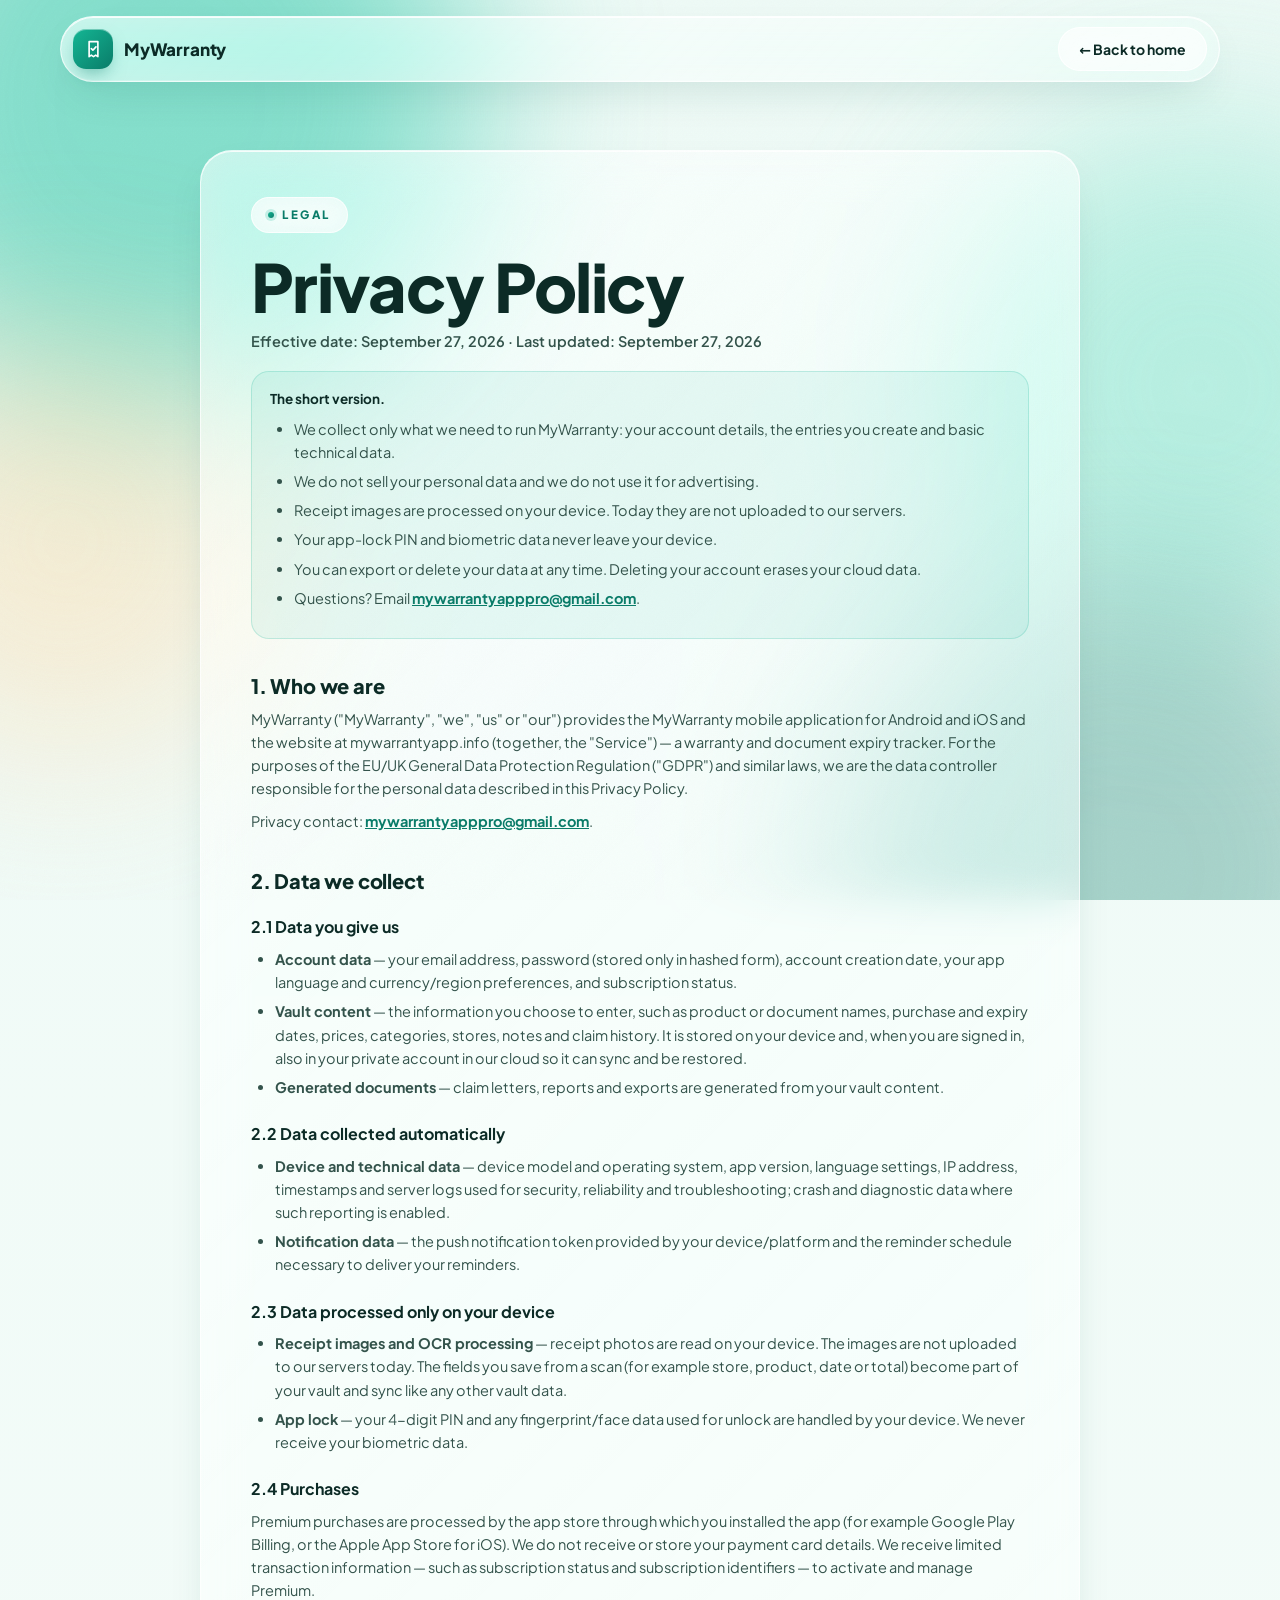
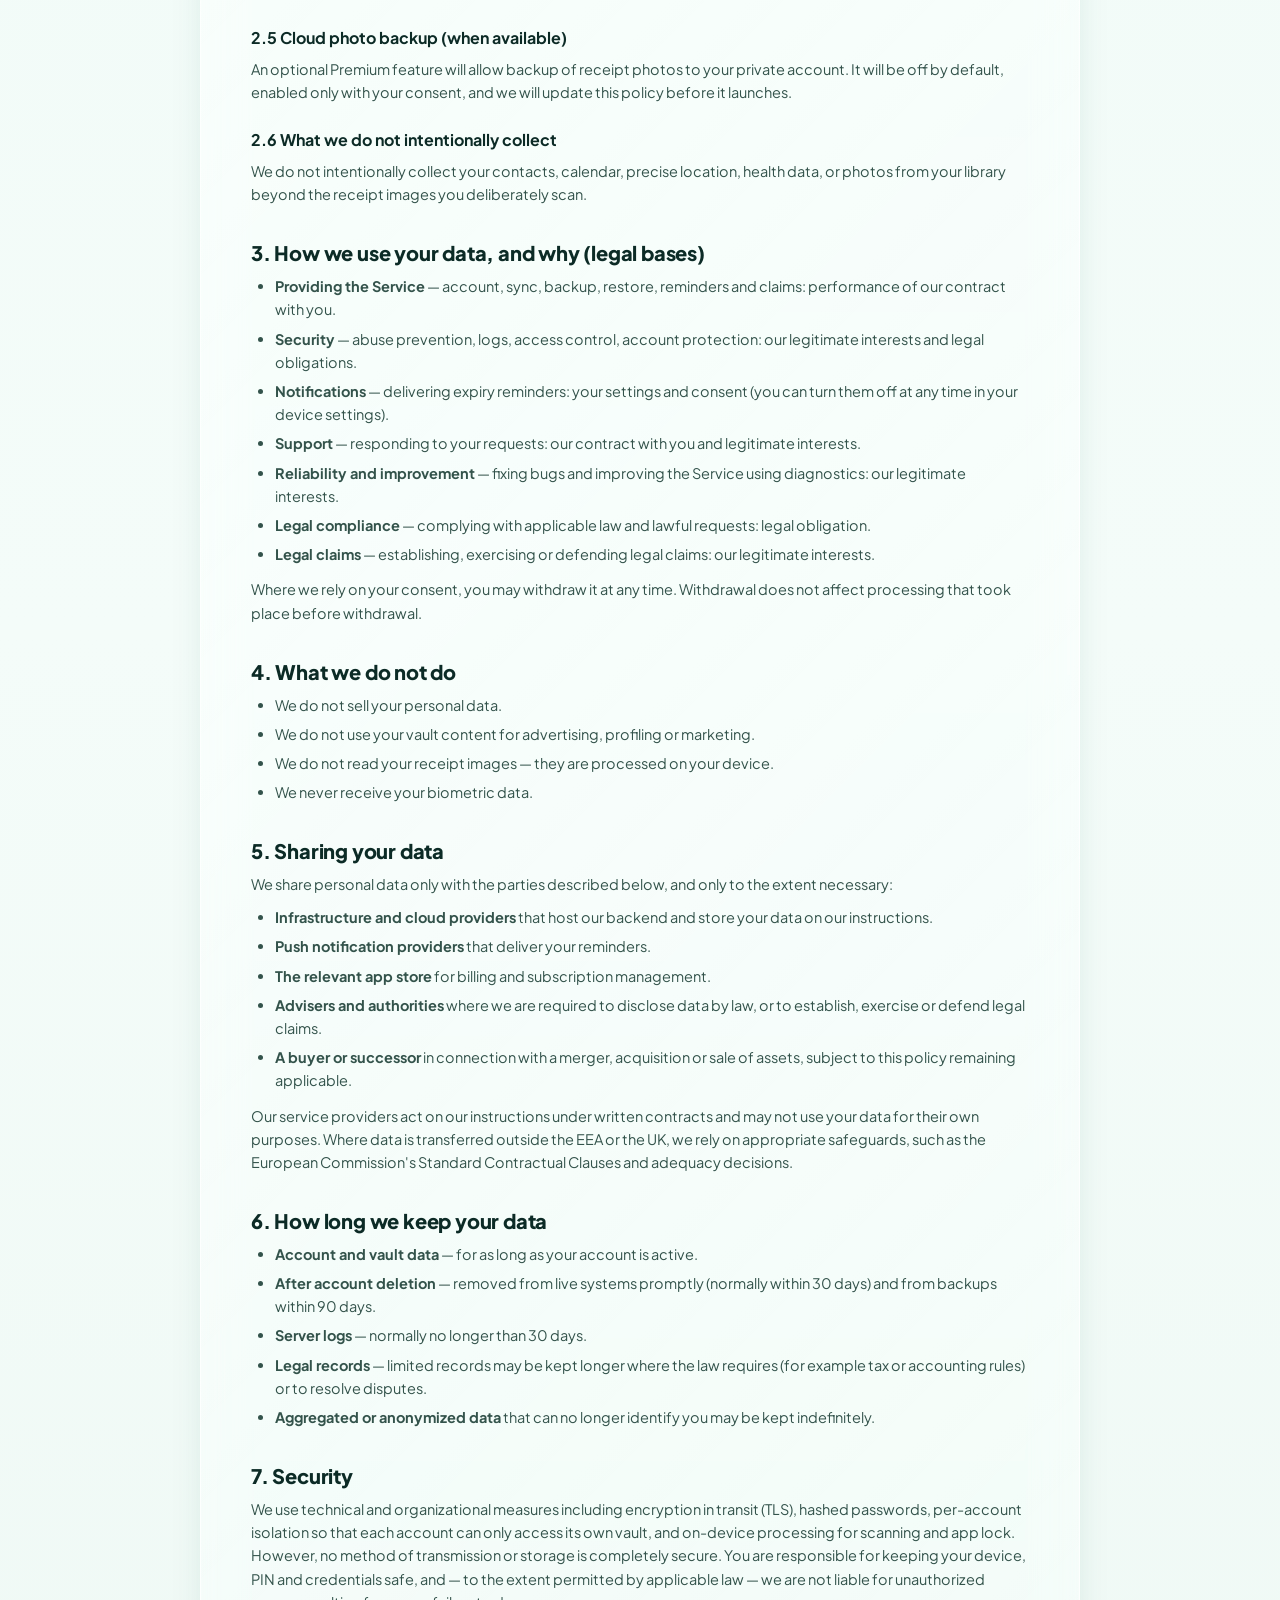
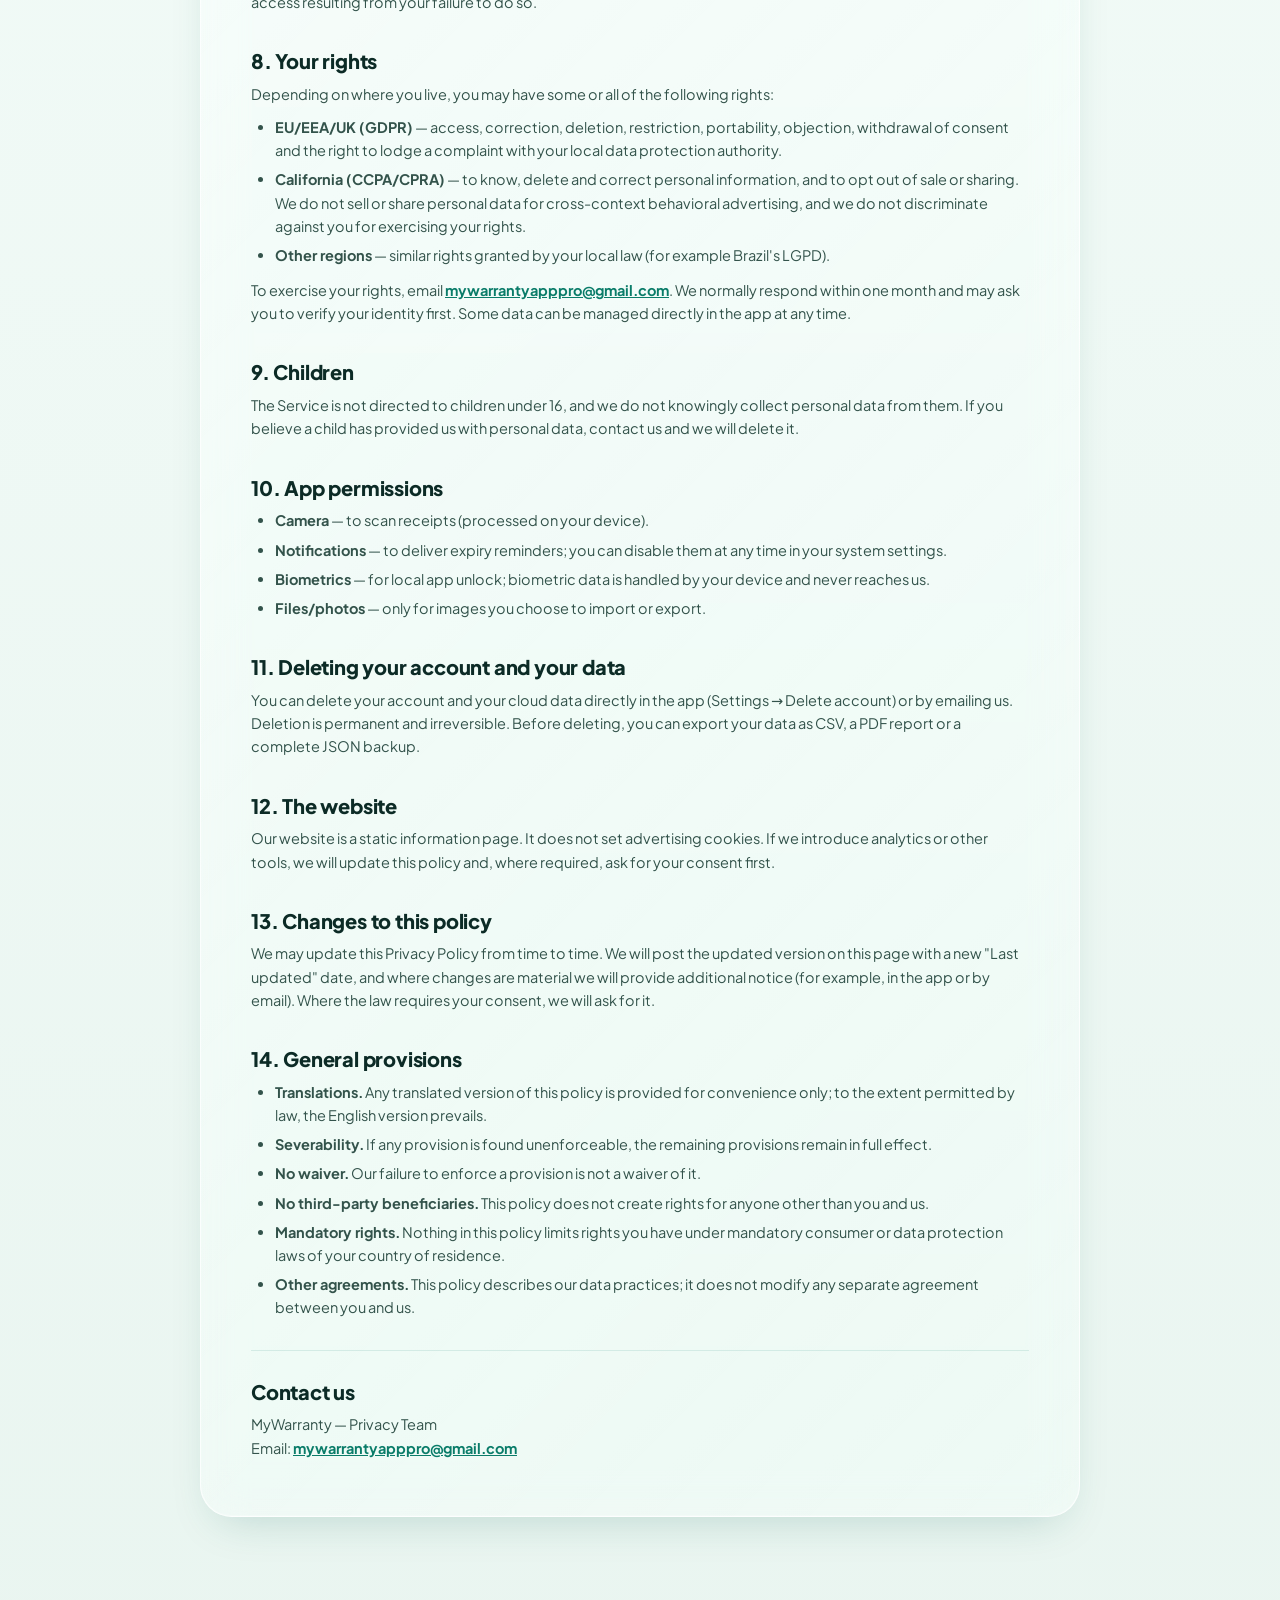
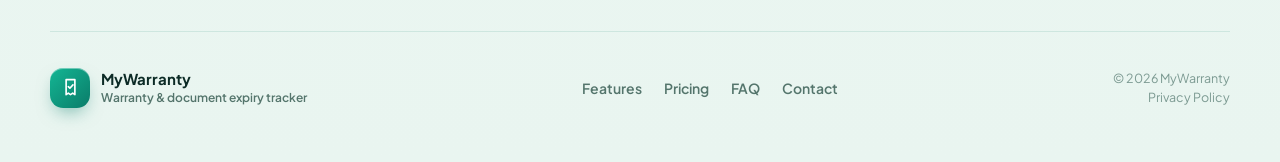
<file: privacy/index.html>
<!DOCTYPE html>
<html lang="en">
<head>
<meta charset="UTF-8">
<meta name="viewport" content="width=device-width, initial-scale=1.0">
<title>Privacy Policy — MyWarranty</title>
<meta name="description" content="How MyWarranty collects, uses, stores and protects your personal data — legal bases, retention, security, your rights, and how to delete your account.">
<meta name="robots" content="index, follow, max-image-preview:large">
<link rel="canonical" href="https://mywarrantyapp.info/privacy/">
<meta name="theme-color" content="#0ea389">
<link rel="icon" type="image/svg+xml" href="../assets/favicon.svg">
<link rel="apple-touch-icon" href="../assets/apple-touch-icon.png">
<link rel="preload" href="../assets/fonts/pjs-latin.woff2" as="font" type="font/woff2" crossorigin>
<link rel="stylesheet" href="../assets/styles.css">
</head>
<body>

<div class="bg" aria-hidden="true">
  <div class="blob b1"></div><div class="blob b2"></div><div class="blob b3"></div><div class="blob b4"></div>
</div>
<div class="grain" aria-hidden="true"></div>

<header class="nav glass" id="nav">
  <a class="brand" href="../">
    <span class="brand-mark">
      <svg viewBox="0 0 24 24" fill="none" stroke="currentColor" stroke-width="1.9" stroke-linecap="round" stroke-linejoin="round"><path d="M7 3h10v17.2l-2.5-1.7-2.5 1.7-2.5-1.7L7 20.2V3z"/><path d="M9.5 11l1.8 1.8 3.5-3.8"/></svg>
    </span>
    <span class="brand-name">MyWarranty</span>
  </a>
  <div class="nav-cta">
    <a class="btn btn-ghost btn-sm" href="../">← Back to home</a>
  </div>
</header>

<main>
  <section class="section" style="padding-top:150px;padding-bottom:70px">
    <div class="container">
      <article class="legal glass">
        <span class="eyebrow"><span class="dot"></span>Legal</span>
        <h1 style="margin-top:18px">Privacy Policy</h1>
        <p class="legal-meta">Effective date: September 27, 2026 · Last updated: September 27, 2026</p>

        <div class="legal-note">
          <strong>The short version.</strong>
          <ul>
            <li>We collect only what we need to run MyWarranty: your account details, the entries you create and basic technical data.</li>
            <li>We do not sell your personal data and we do not use it for advertising.</li>
            <li>Receipt images are processed on your device. Today they are not uploaded to our servers.</li>
            <li>Your app-lock PIN and biometric data never leave your device.</li>
            <li>You can export or delete your data at any time. Deleting your account erases your cloud data.</li>
            <li>Questions? Email <a href="mailto:mywarrantyapppro@gmail.com">mywarrantyapppro@gmail.com</a>.</li>
          </ul>
        </div>

        <h2>1. Who we are</h2>
        <p>MyWarranty ("MyWarranty", "we", "us" or "our") provides the MyWarranty mobile application for Android and iOS and the website at mywarrantyapp.info (together, the "Service") — a warranty and document expiry tracker. For the purposes of the EU/UK General Data Protection Regulation ("GDPR") and similar laws, we are the data controller responsible for the personal data described in this Privacy Policy.</p>
        <p>Privacy contact: <a href="mailto:mywarrantyapppro@gmail.com">mywarrantyapppro@gmail.com</a>.</p>

        <h2>2. Data we collect</h2>
        <h3>2.1 Data you give us</h3>
        <ul>
          <li><strong>Account data</strong> — your email address, password (stored only in hashed form), account creation date, your app language and currency/region preferences, and subscription status.</li>
          <li><strong>Vault content</strong> — the information you choose to enter, such as product or document names, purchase and expiry dates, prices, categories, stores, notes and claim history. It is stored on your device and, when you are signed in, also in your private account in our cloud so it can sync and be restored.</li>
          <li><strong>Generated documents</strong> — claim letters, reports and exports are generated from your vault content.</li>
        </ul>
        <h3>2.2 Data collected automatically</h3>
        <ul>
          <li><strong>Device and technical data</strong> — device model and operating system, app version, language settings, IP address, timestamps and server logs used for security, reliability and troubleshooting; crash and diagnostic data where such reporting is enabled.</li>
          <li><strong>Notification data</strong> — the push notification token provided by your device/platform and the reminder schedule necessary to deliver your reminders.</li>
        </ul>
        <h3>2.3 Data processed only on your device</h3>
        <ul>
          <li><strong>Receipt images and OCR processing</strong> — receipt photos are read on your device. The images are not uploaded to our servers today. The fields you save from a scan (for example store, product, date or total) become part of your vault and sync like any other vault data.</li>
          <li><strong>App lock</strong> — your 4-digit PIN and any fingerprint/face data used for unlock are handled by your device. We never receive your biometric data.</li>
        </ul>
        <h3>2.4 Purchases</h3>
        <p>Premium purchases are processed by the app store through which you installed the app (for example Google Play Billing, or the Apple App Store for iOS). We do not receive or store your payment card details. We receive limited transaction information — such as subscription status and subscription identifiers — to activate and manage Premium.</p>
        <h3>2.5 Cloud photo backup (when available)</h3>
        <p>An optional Premium feature will allow backup of receipt photos to your private account. It will be off by default, enabled only with your consent, and we will update this policy before it launches.</p>
        <h3>2.6 What we do not intentionally collect</h3>
        <p>We do not intentionally collect your contacts, calendar, precise location, health data, or photos from your library beyond the receipt images you deliberately scan.</p>

        <h2>3. How we use your data, and why (legal bases)</h2>
        <ul>
          <li><strong>Providing the Service</strong> — account, sync, backup, restore, reminders and claims: performance of our contract with you.</li>
          <li><strong>Security</strong> — abuse prevention, logs, access control, account protection: our legitimate interests and legal obligations.</li>
          <li><strong>Notifications</strong> — delivering expiry reminders: your settings and consent (you can turn them off at any time in your device settings).</li>
          <li><strong>Support</strong> — responding to your requests: our contract with you and legitimate interests.</li>
          <li><strong>Reliability and improvement</strong> — fixing bugs and improving the Service using diagnostics: our legitimate interests.</li>
          <li><strong>Legal compliance</strong> — complying with applicable law and lawful requests: legal obligation.</li>
          <li><strong>Legal claims</strong> — establishing, exercising or defending legal claims: our legitimate interests.</li>
        </ul>
        <p>Where we rely on your consent, you may withdraw it at any time. Withdrawal does not affect processing that took place before withdrawal.</p>

        <h2>4. What we do not do</h2>
        <ul>
          <li>We do not sell your personal data.</li>
          <li>We do not use your vault content for advertising, profiling or marketing.</li>
          <li>We do not read your receipt images — they are processed on your device.</li>
          <li>We never receive your biometric data.</li>
        </ul>

        <h2>5. Sharing your data</h2>
        <p>We share personal data only with the parties described below, and only to the extent necessary:</p>
        <ul>
          <li><strong>Infrastructure and cloud providers</strong> that host our backend and store your data on our instructions.</li>
          <li><strong>Push notification providers</strong> that deliver your reminders.</li>
          <li><strong>The relevant app store</strong> for billing and subscription management.</li>
          <li><strong>Advisers and authorities</strong> where we are required to disclose data by law, or to establish, exercise or defend legal claims.</li>
          <li><strong>A buyer or successor</strong> in connection with a merger, acquisition or sale of assets, subject to this policy remaining applicable.</li>
        </ul>
        <p>Our service providers act on our instructions under written contracts and may not use your data for their own purposes. Where data is transferred outside the EEA or the UK, we rely on appropriate safeguards, such as the European Commission's Standard Contractual Clauses and adequacy decisions.</p>

        <h2>6. How long we keep your data</h2>
        <ul>
          <li><strong>Account and vault data</strong> — for as long as your account is active.</li>
          <li><strong>After account deletion</strong> — removed from live systems promptly (normally within 30 days) and from backups within 90 days.</li>
          <li><strong>Server logs</strong> — normally no longer than 30 days.</li>
          <li><strong>Legal records</strong> — limited records may be kept longer where the law requires (for example tax or accounting rules) or to resolve disputes.</li>
          <li><strong>Aggregated or anonymized data</strong> that can no longer identify you may be kept indefinitely.</li>
        </ul>

        <h2>7. Security</h2>
        <p>We use technical and organizational measures including encryption in transit (TLS), hashed passwords, per-account isolation so that each account can only access its own vault, and on-device processing for scanning and app lock. However, no method of transmission or storage is completely secure. You are responsible for keeping your device, PIN and credentials safe, and — to the extent permitted by applicable law — we are not liable for unauthorized access resulting from your failure to do so.</p>

        <h2>8. Your rights</h2>
        <p>Depending on where you live, you may have some or all of the following rights:</p>
        <ul>
          <li><strong>EU/EEA/UK (GDPR)</strong> — access, correction, deletion, restriction, portability, objection, withdrawal of consent and the right to lodge a complaint with your local data protection authority.</li>
          <li><strong>California (CCPA/CPRA)</strong> — to know, delete and correct personal information, and to opt out of sale or sharing. We do not sell or share personal data for cross-context behavioral advertising, and we do not discriminate against you for exercising your rights.</li>
          <li><strong>Other regions</strong> — similar rights granted by your local law (for example Brazil's LGPD).</li>
        </ul>
        <p>To exercise your rights, email <a href="mailto:mywarrantyapppro@gmail.com">mywarrantyapppro@gmail.com</a>. We normally respond within one month and may ask you to verify your identity first. Some data can be managed directly in the app at any time.</p>

        <h2>9. Children</h2>
        <p>The Service is not directed to children under 16, and we do not knowingly collect personal data from them. If you believe a child has provided us with personal data, contact us and we will delete it.</p>

        <h2>10. App permissions</h2>
        <ul>
          <li><strong>Camera</strong> — to scan receipts (processed on your device).</li>
          <li><strong>Notifications</strong> — to deliver expiry reminders; you can disable them at any time in your system settings.</li>
          <li><strong>Biometrics</strong> — for local app unlock; biometric data is handled by your device and never reaches us.</li>
          <li><strong>Files/photos</strong> — only for images you choose to import or export.</li>
        </ul>

        <h2>11. Deleting your account and your data</h2>
        <p>You can delete your account and your cloud data directly in the app (Settings → Delete account) or by emailing us. Deletion is permanent and irreversible. Before deleting, you can export your data as CSV, a PDF report or a complete JSON backup.</p>

        <h2>12. The website</h2>
        <p>Our website is a static information page. It does not set advertising cookies. If we introduce analytics or other tools, we will update this policy and, where required, ask for your consent first.</p>

        <h2>13. Changes to this policy</h2>
        <p>We may update this Privacy Policy from time to time. We will post the updated version on this page with a new "Last updated" date, and where changes are material we will provide additional notice (for example, in the app or by email). Where the law requires your consent, we will ask for it.</p>

        <h2>14. General provisions</h2>
        <ul>
          <li><strong>Translations.</strong> Any translated version of this policy is provided for convenience only; to the extent permitted by law, the English version prevails.</li>
          <li><strong>Severability.</strong> If any provision is found unenforceable, the remaining provisions remain in full effect.</li>
          <li><strong>No waiver.</strong> Our failure to enforce a provision is not a waiver of it.</li>
          <li><strong>No third-party beneficiaries.</strong> This policy does not create rights for anyone other than you and us.</li>
          <li><strong>Mandatory rights.</strong> Nothing in this policy limits rights you have under mandatory consumer or data protection laws of your country of residence.</li>
          <li><strong>Other agreements.</strong> This policy describes our data practices; it does not modify any separate agreement between you and us.</li>
        </ul>

        <hr class="legal-divider">

        <h2 style="margin-top:0">Contact us</h2>
        <p>MyWarranty — Privacy Team<br>
        Email: <a href="mailto:mywarrantyapppro@gmail.com">mywarrantyapppro@gmail.com</a></p>
      </article>
    </div>
  </section>
</main>

<footer>
  <div class="container">
    <div class="foot-rule">
      <div class="foot-brand">
        <span class="brand-mark"><svg viewBox="0 0 24 24" fill="none" stroke="currentColor" stroke-width="1.9" stroke-linecap="round" stroke-linejoin="round"><path d="M7 3h10v17.2l-2.5-1.7-2.5 1.7-2.5-1.7L7 20.2V3z"/><path d="M9.5 11l1.8 1.8 3.5-3.8"/></svg></span>
        <small><strong style="color:var(--ink);font-size:15px">MyWarranty</strong><br>Warranty &amp; document expiry tracker</small>
      </div>
      <nav class="foot-links" aria-label="Footer">
        <a href="../#features">Features</a>
        <a href="../#pricing">Pricing</a>
        <a href="../#faq">FAQ</a>
        <a href="mailto:mywarrantyapppro@gmail.com">Contact</a>
      </nav>
      <div class="foot-note">© 2026 MyWarranty<br>Privacy Policy</div>
    </div>
  </div>
</footer>

<script src="../assets/main.js" defer></script>
</body>
</html>
</file>
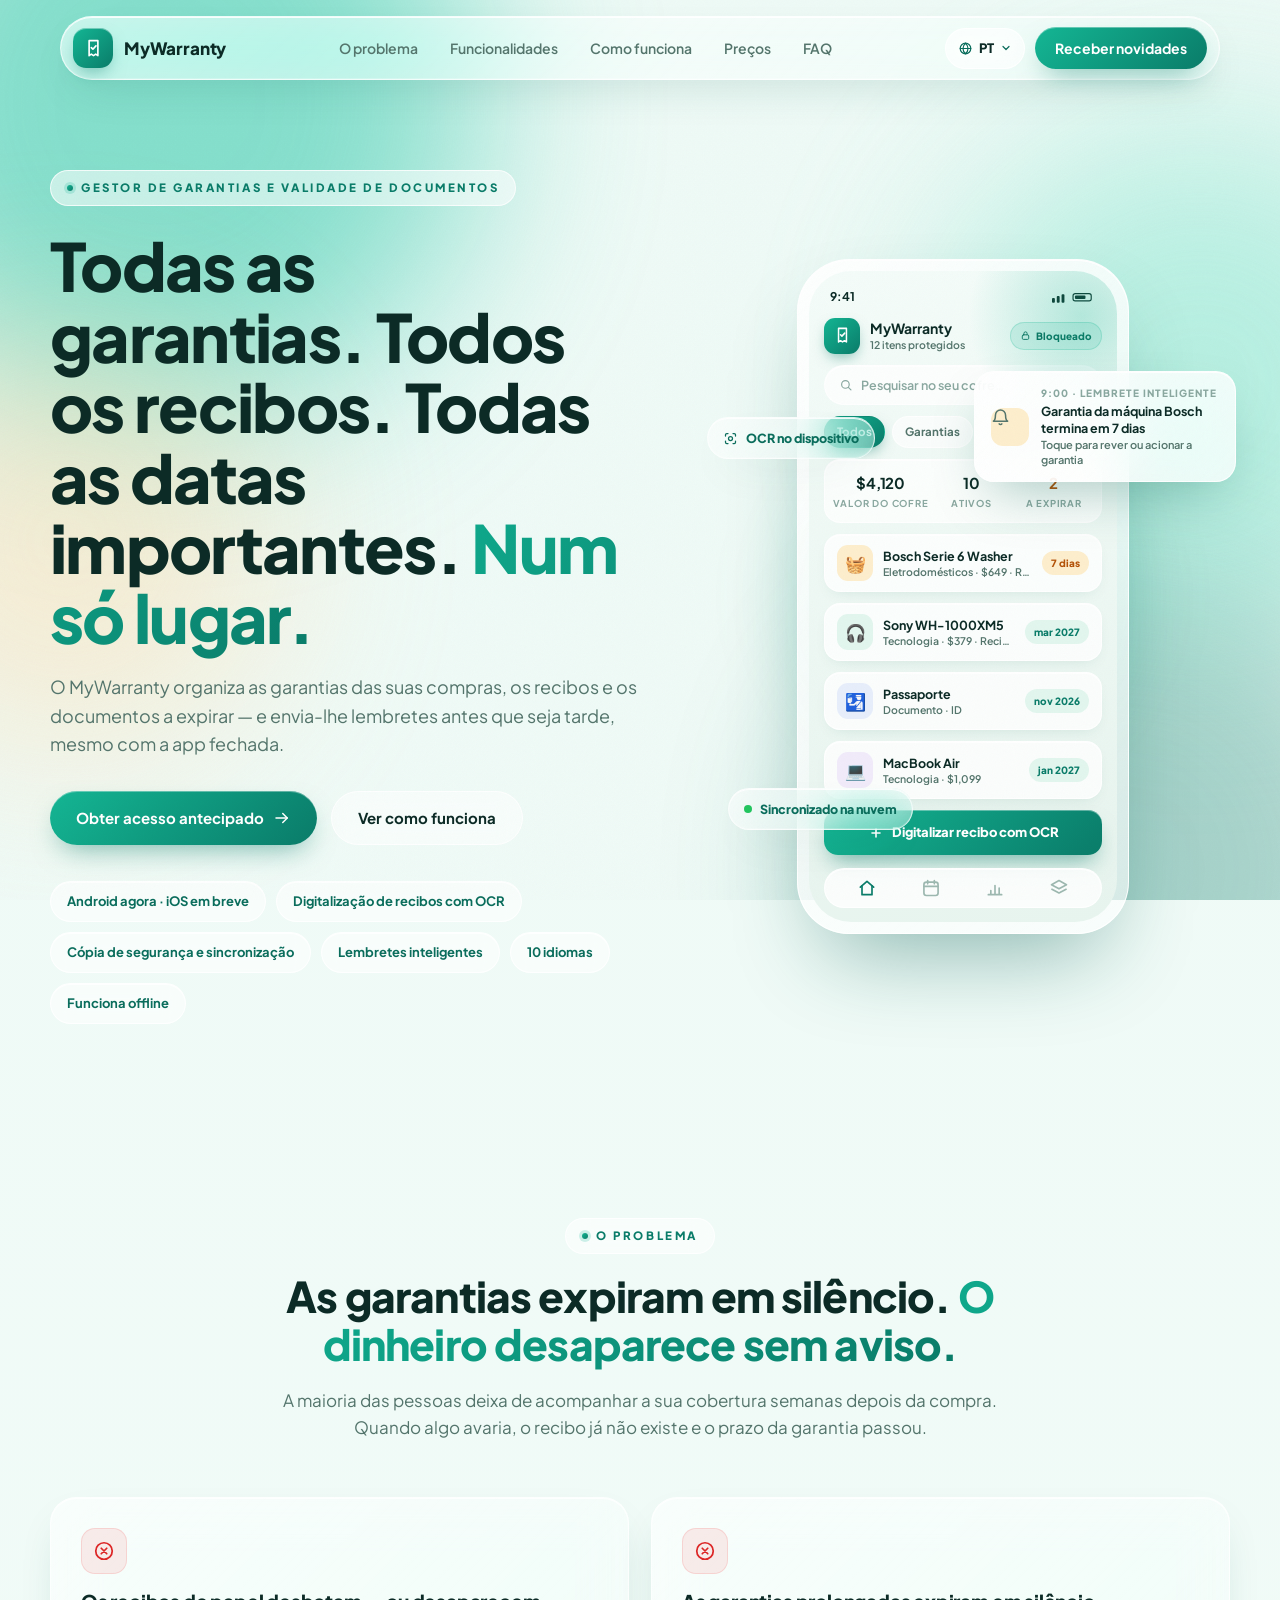
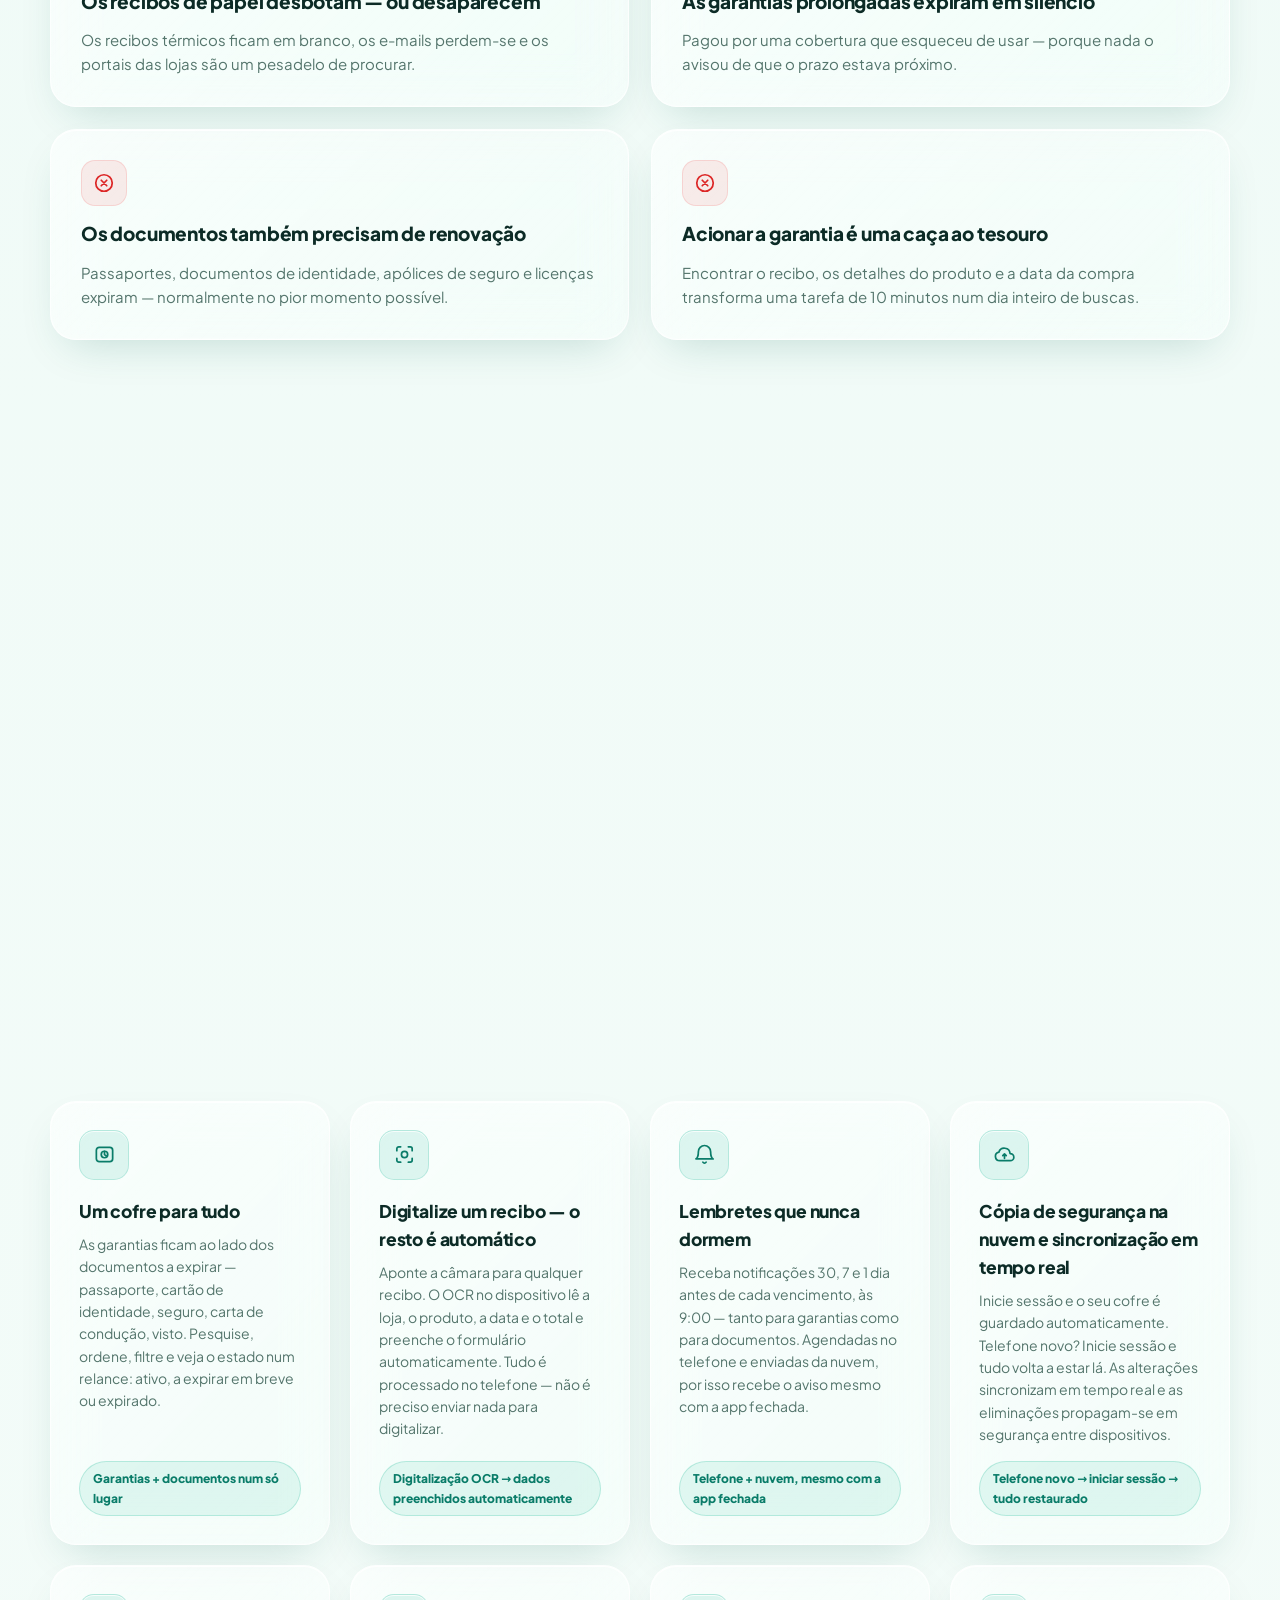
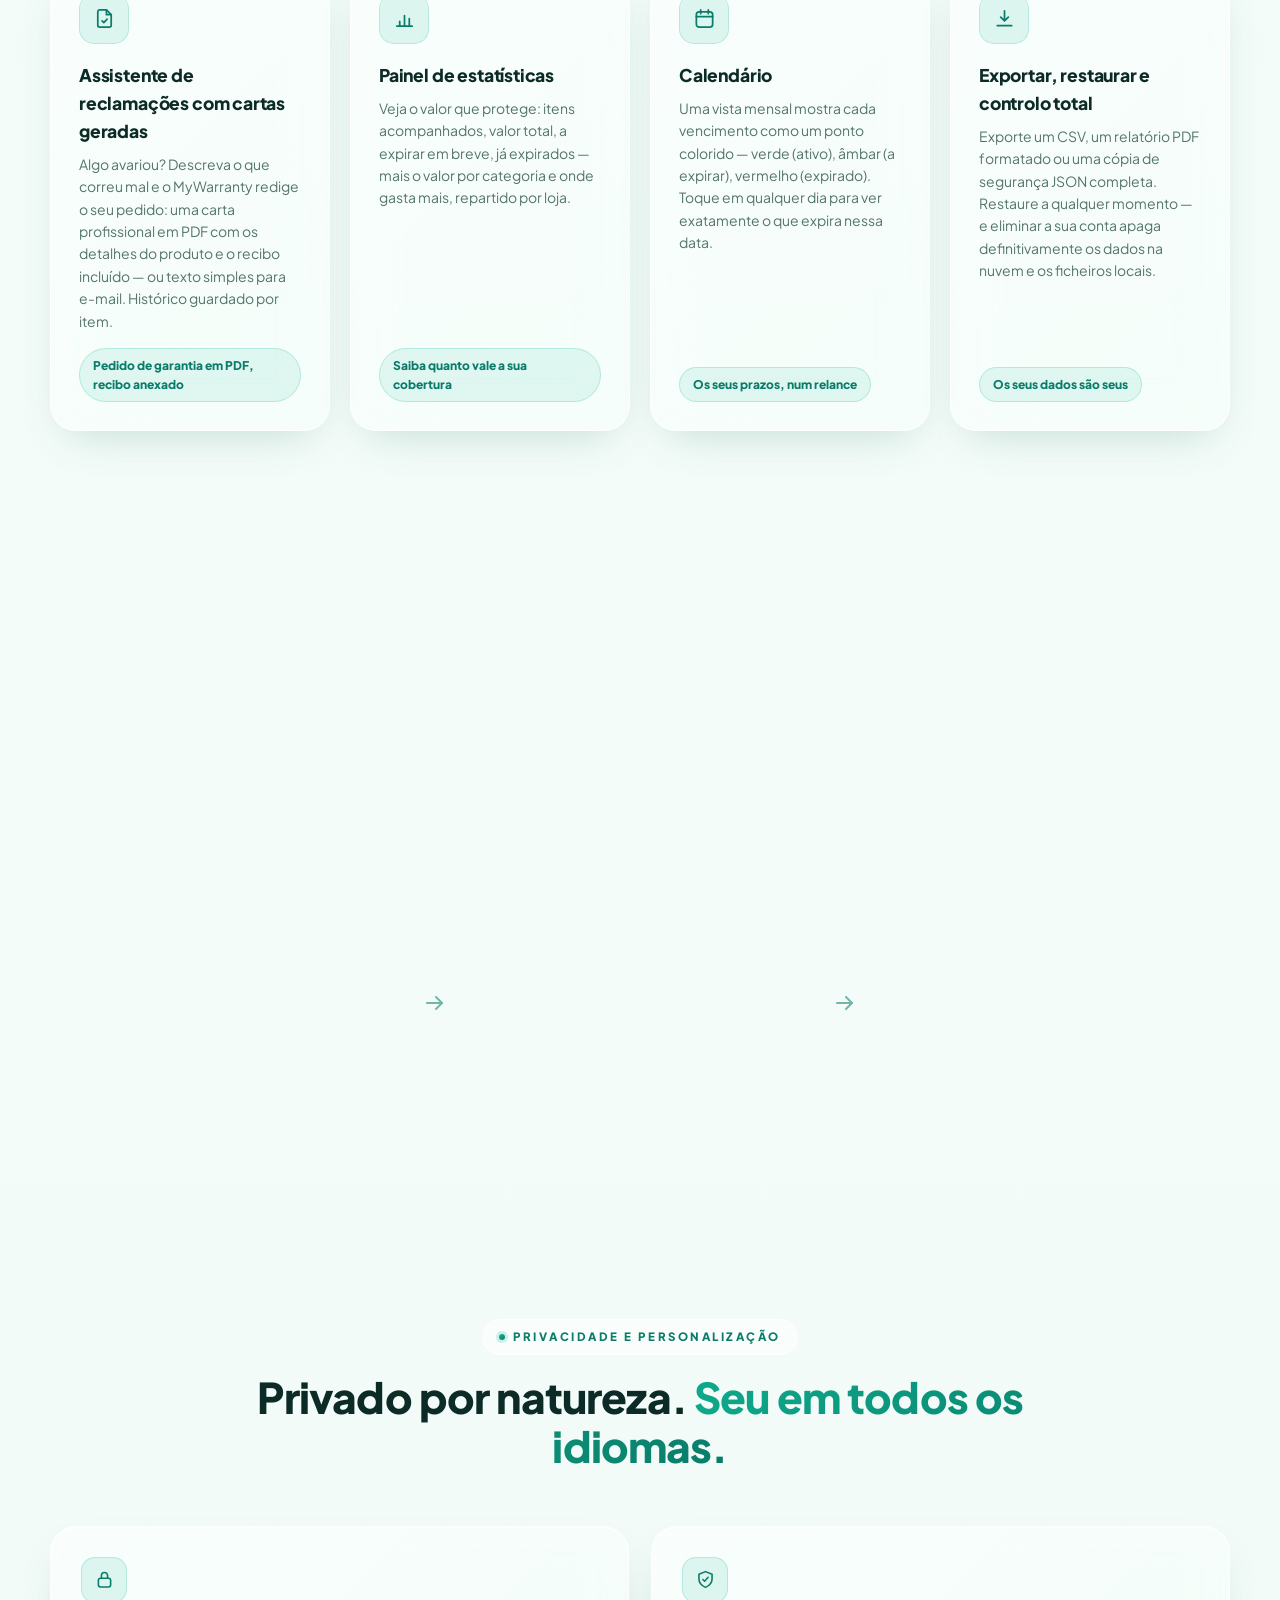
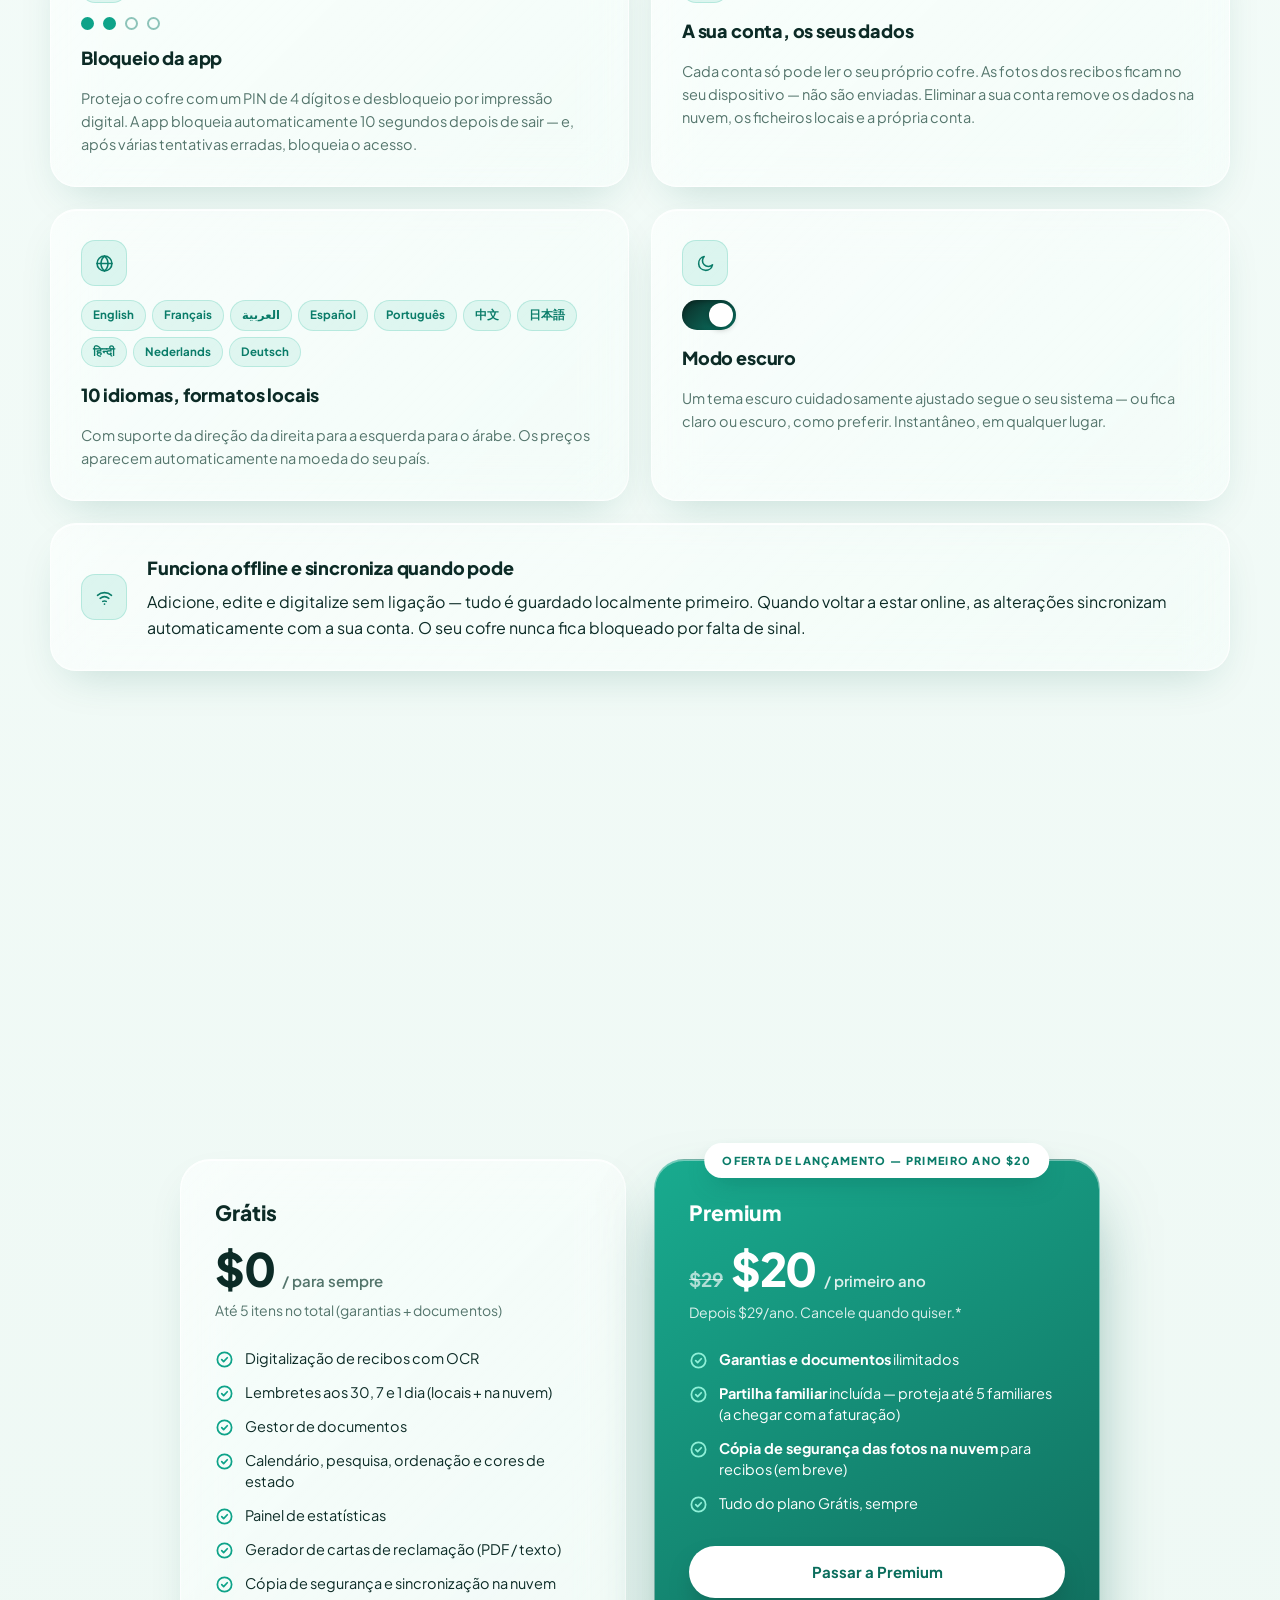
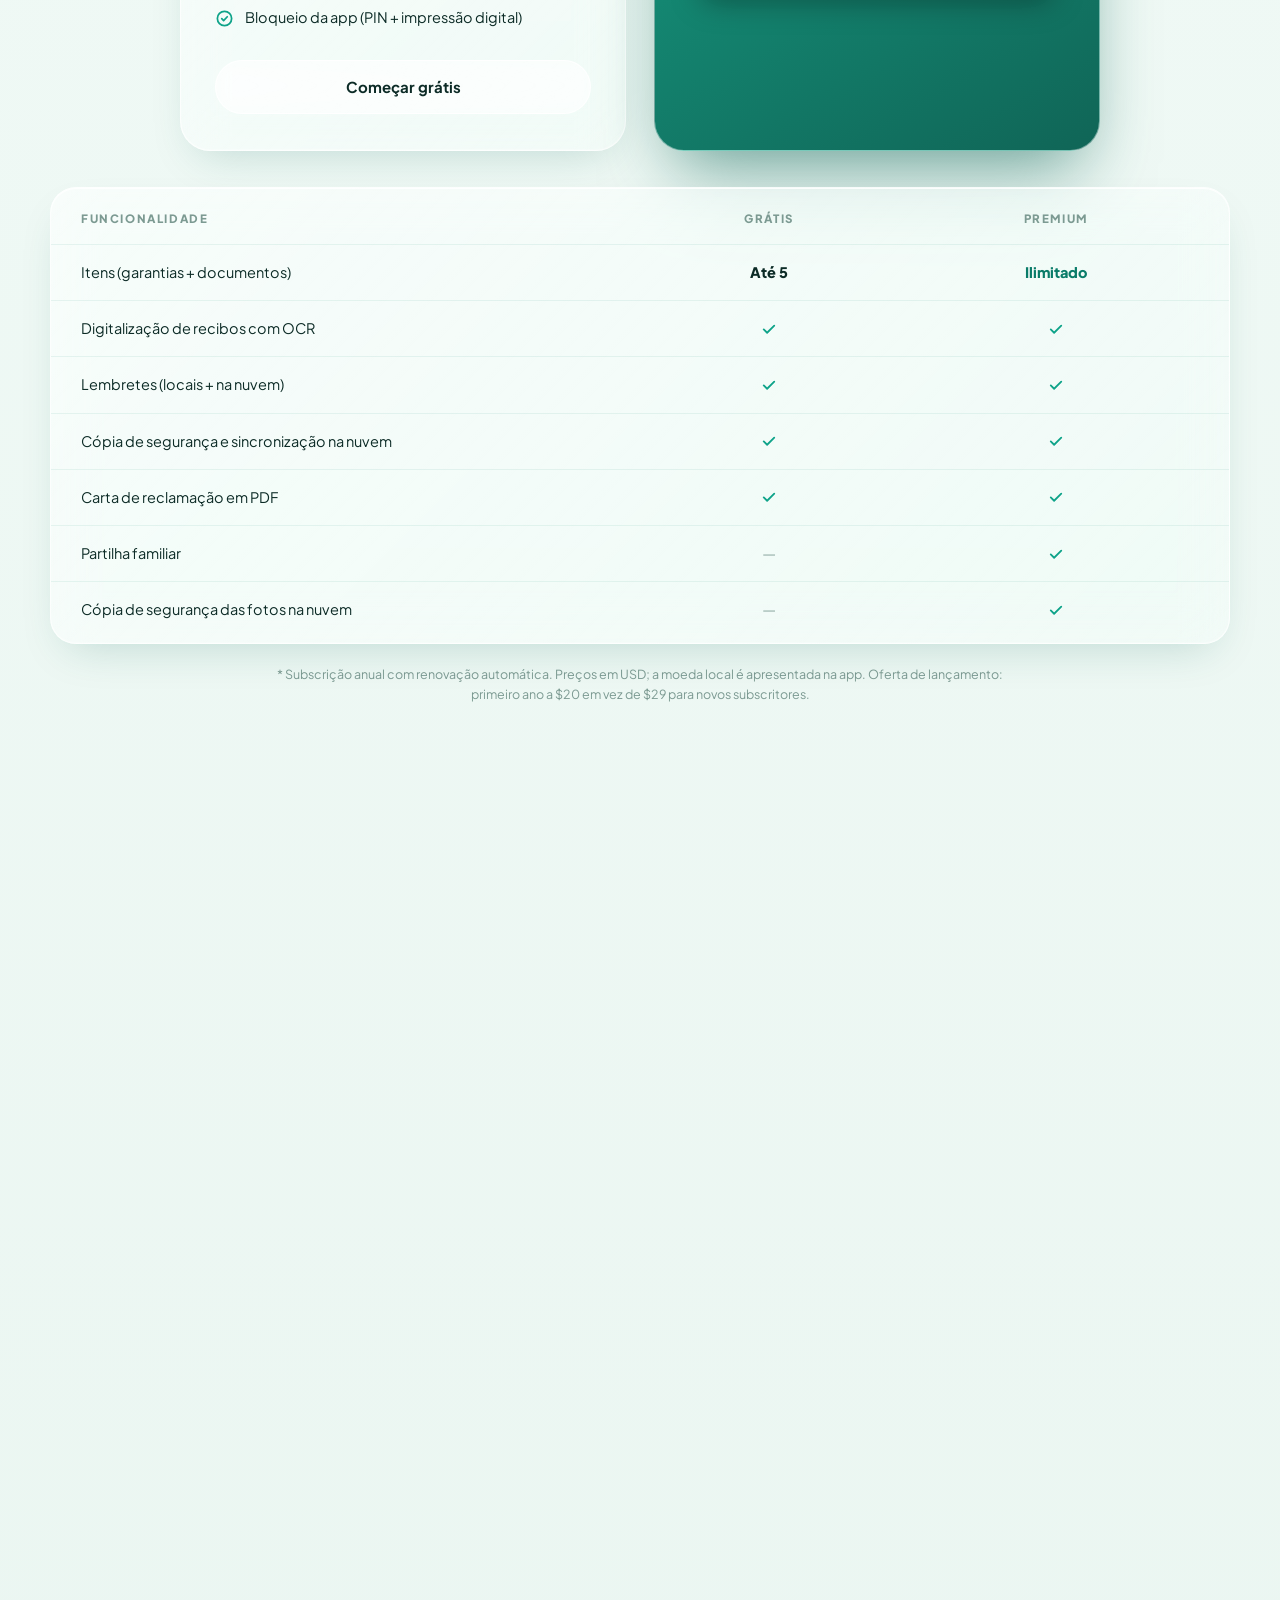
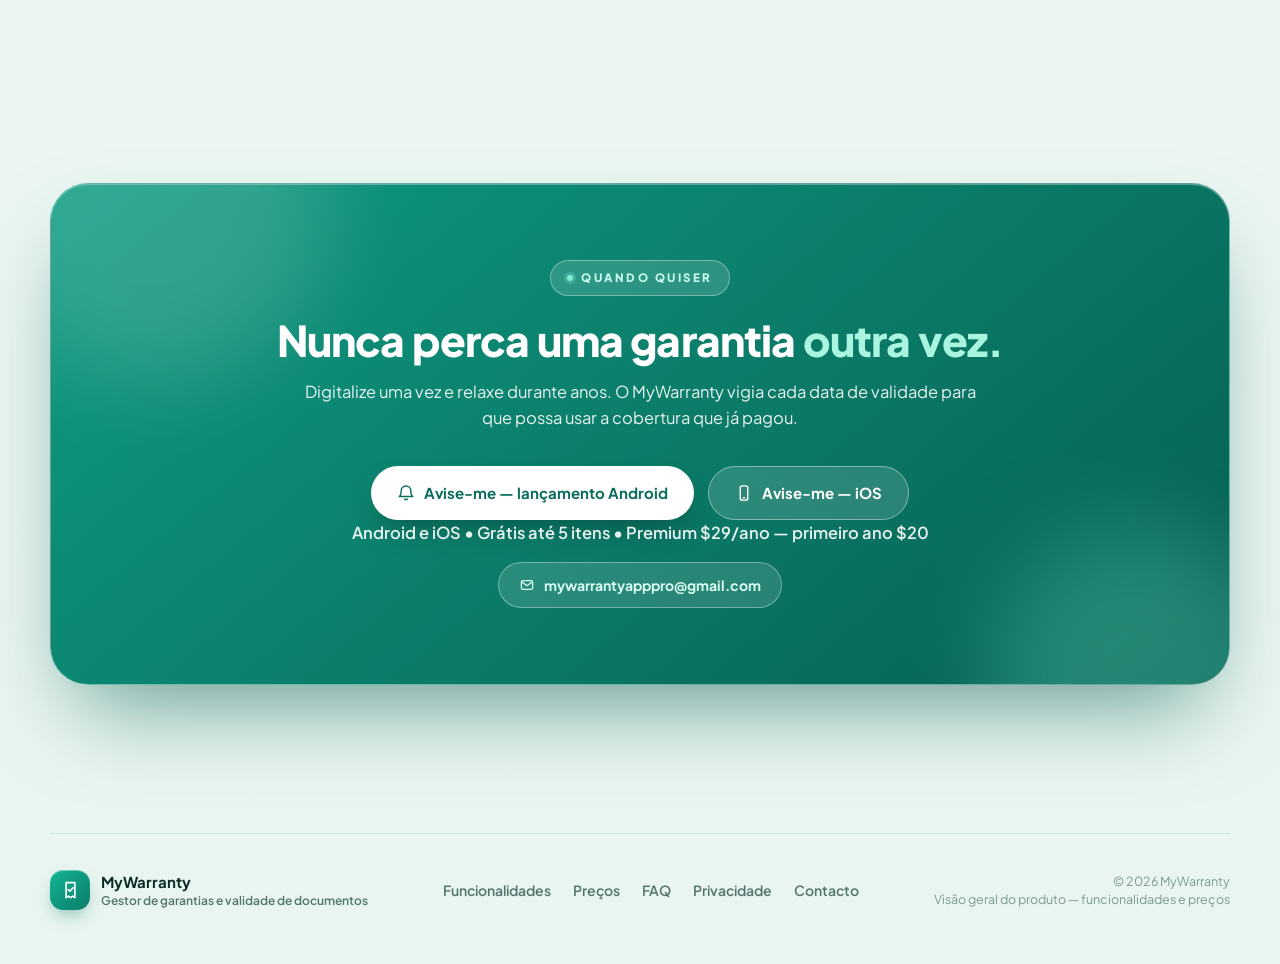
<file: pt/index.html>
<!DOCTYPE html>
<html lang="pt">
<head>
<meta charset="UTF-8">
<meta name="viewport" content="width=device-width, initial-scale=1.0">
<title>MyWarranty — Gestor de garantias e recibos com lembretes</title>
<meta name="description" content="Acompanhe garantias, recibos e documentos a expirar num só lugar. Receba lembretes gratuitos 30, 7 e 1 dia antes do vencimento — mesmo com a app fechada.">
<meta name="robots" content="index, follow, max-image-preview:large, max-snippet:-1, max-video-preview:-1">
<link rel="canonical" href="https://mywarrantyapp.info/pt/">
<meta name="theme-color" content="#0ea389">
<meta name="application-name" content="MyWarranty">
<link rel="manifest" href="../site.webmanifest">
<link rel="icon" type="image/svg+xml" href="../assets/favicon.svg">
<link rel="apple-touch-icon" href="../assets/apple-touch-icon.png">
<meta property="og:type" content="website">
<meta property="og:site_name" content="MyWarranty">
<meta property="og:url" content="https://mywarrantyapp.info/pt/">
<meta property="og:title" content="MyWarranty — Gestor de garantias e recibos com lembretes">
<meta property="og:description" content="Acompanhe garantias, recibos e documentos a expirar num só lugar. Receba lembretes gratuitos 30, 7 e 1 dia antes do vencimento — mesmo com a app fechada.">
<meta property="og:image" content="https://mywarrantyapp.info/assets/og-image.png">
<meta property="og:image:width" content="1200">
<meta property="og:image:height" content="630">
<meta property="og:image:alt" content="MyWarranty — gestor de garantias e datas de validade de documentos">
<meta property="og:locale" content="pt_PT">
<meta property="og:locale:alternate" content="fr_FR">
<meta property="og:locale:alternate" content="es_ES">
<meta property="og:locale:alternate" content="de_DE">
<meta property="og:locale:alternate" content="ar_AR">
<meta property="og:locale:alternate" content="zh_CN">
<meta property="og:locale:alternate" content="ja_JP">
<meta property="og:locale:alternate" content="hi_IN">
<meta property="og:locale:alternate" content="nl_NL">
<meta property="og:locale:alternate" content="en_US">
<meta name="twitter:card" content="summary_large_image">
<meta name="twitter:title" content="MyWarranty — Gestor de garantias e recibos com lembretes">
<meta name="twitter:description" content="Acompanhe garantias, recibos e documentos a expirar num só lugar. Receba lembretes gratuitos antes do vencimento — mesmo com a app fechada.">
<meta name="twitter:image" content="https://mywarrantyapp.info/assets/og-image.png">
<link rel="alternate" hreflang="en" href="https://mywarrantyapp.info/">
<link rel="alternate" hreflang="fr" href="https://mywarrantyapp.info/fr/">
<link rel="alternate" hreflang="es" href="https://mywarrantyapp.info/es/">
<link rel="alternate" hreflang="de" href="https://mywarrantyapp.info/de/">
<link rel="alternate" hreflang="pt" href="https://mywarrantyapp.info/pt/">
<link rel="alternate" hreflang="ar" href="https://mywarrantyapp.info/ar/">
<link rel="alternate" hreflang="zh" href="https://mywarrantyapp.info/zh/">
<link rel="alternate" hreflang="ja" href="https://mywarrantyapp.info/ja/">
<link rel="alternate" hreflang="hi" href="https://mywarrantyapp.info/hi/">
<link rel="alternate" hreflang="nl" href="https://mywarrantyapp.info/nl/">
<link rel="alternate" hreflang="x-default" href="https://mywarrantyapp.info/">
<link rel="preload" href="../assets/fonts/pjs-latin.woff2" as="font" type="font/woff2" crossorigin>
<link rel="stylesheet" href="../assets/styles.css">
<script type="application/ld+json">
{
  "@context": "https://schema.org",
  "@graph": [
    {
      "@type": "Organization",
      "@id": "https://mywarrantyapp.info/#org",
      "name": "MyWarranty",
      "url": "https://mywarrantyapp.info/",
      "logo": "https://mywarrantyapp.info/assets/apple-touch-icon.png",
      "email": "mywarrantyapppro@gmail.com"
    },
    {
      "@type": "WebSite",
      "@id": "https://mywarrantyapp.info/#website",
      "url": "https://mywarrantyapp.info/pt/",
      "name": "MyWarranty",
      "inLanguage": "pt",
      "publisher": { "@id": "https://mywarrantyapp.info/#org" }
    },
    {
      "@type": "SoftwareApplication",
      "@id": "https://mywarrantyapp.info/#app",
      "name": "MyWarranty",
      "applicationCategory": "UtilitiesApplication",
      "operatingSystem": "Android",
      "url": "https://mywarrantyapp.info/",
      "description": "Gestor de garantias e de datas de validade de documentos. Digitalize recibos com OCR no dispositivo, acompanhe garantias e documentos e receba lembretes 30, 7 e 1 dia antes de expirarem — mesmo com a app fechada.",
      "inLanguage": "pt",
      "availableLanguage": ["Inglês","Francês","Espanhol","Alemão","Português","Árabe","Chinês","Japonês","Hindi","Neerlandês"],
      "featureList": [
        "Digitalização de recibos com OCR no dispositivo",
        "Acompanhamento de garantias e da validade de documentos",
        "Lembretes locais e na nuvem 30, 7 e 1 dia antes do vencimento",
        "Cópia de segurança na nuvem e sincronização em tempo real",
        "Gerador de cartas de reclamação (PDF / texto)",
        "Calendário, painel de estatísticas, exportação e restauro",
        "Bloqueio da app com PIN e impressão digital",
        "Funciona offline"
      ],
      "offers": [
        { "@type": "Offer", "name": "Free plan", "price": "0", "priceCurrency": "USD" },
        { "@type": "Offer", "name": "Premium — first year (launch offer)", "price": "20", "priceCurrency": "USD" }
      ],
      "publisher": { "@id": "https://mywarrantyapp.info/#org" }
    },
    {
      "@type": "FAQPage",
      "@id": "https://mywarrantyapp.info/#faq",
      "inLanguage": "pt",
      "mainEntity": [
        {
          "@type": "Question",
          "name": "Funciona sem internet?",
          "acceptedAnswer": { "@type": "Answer", "text": "Sim. Tudo funciona offline — digitalização, adição, edição e lembretes. As alterações sincronizam com a sua conta quando voltar a estar online." }
        },
        {
          "@type": "Question",
          "name": "O que acontece se perder o telefone ou mudar de dispositivo?",
          "acceptedAnswer": { "@type": "Answer", "text": "Inicie sessão no novo dispositivo e o seu cofre é restaurado a partir da nuvem: garantias, documentos, configurações e histórico." }
        },
        {
          "@type": "Question",
          "name": "As fotos dos meus recibos são enviadas?",
          "acceptedAnswer": { "@type": "Answer", "text": "Ainda não — as fotos dos recibos ficam no seu dispositivo. A cópia de segurança das fotos na nuvem faz parte do Premium e chega em breve." }
        },
        {
          "@type": "Question",
          "name": "Também posso acompanhar o meu passaporte e o meu seguro?",
          "acceptedAnswer": { "@type": "Answer", "text": "Sim. O gestor de documentos cobre passaportes, cartões de identidade, apólices de seguro, cartas de condução, vistos e tudo o mais que tenha uma data de validade — com lembretes próprios." }
        },
        {
          "@type": "Question",
          "name": "Como chegam os lembretes se a app estiver fechada?",
          "acceptedAnswer": { "@type": "Answer", "text": "De duas formas: as notificações são agendadas diretamente no seu telefone e um serviço na nuvem também envia lembretes para o seu dispositivo. É por isso que continuam a chegar semanas depois de ter aberto a app pela última vez." }
        },
        {
          "@type": "Question",
          "name": "Os meus dados são privados?",
          "acceptedAnswer": { "@type": "Answer", "text": "Sim. O acesso é estritamente por conta — só o titular pode ler o seu cofre. Há um bloqueio da app para o seu telefone e eliminar a sua conta apaga os dados na nuvem e os ficheiros locais." }
        },
        {
          "@type": "Question",
          "name": "Que plataformas são suportadas?",
          "acceptedAnswer": { "@type": "Answer", "text": "Android por agora. A app iOS partilha a mesma base de código e está em desenvolvimento." }
        }
      ]
    }
  ]
}
</script>
</head>
<body>

<div class="bg" aria-hidden="true">
  <div class="blob b1"></div><div class="blob b2"></div><div class="blob b3"></div><div class="blob b4"></div>
</div>
<div class="grain" aria-hidden="true"></div>

<!-- ============ NAV ============ -->
<header class="nav glass" id="nav">
  <a class="brand" href="#top">
    <span class="brand-mark">
      <svg viewBox="0 0 24 24" fill="none" stroke="currentColor" stroke-width="1.9" stroke-linecap="round" stroke-linejoin="round"><path d="M7 3h10v17.2l-2.5-1.7-2.5 1.7-2.5-1.7L7 20.2V3z"/><path d="M9.5 11l1.8 1.8 3.5-3.8"/></svg>
    </span>
    <span class="brand-name">MyWarranty</span>
  </a>
  <nav class="nav-links" id="navLinks" aria-label="Navegação principal">
    <a href="#problem">O problema</a>
    <a href="#features">Funcionalidades</a>
    <a href="#how">Como funciona</a>
    <a href="#pricing">Preços</a>
    <a href="#faq">FAQ</a>
  </nav>
  <div class="nav-cta">
    <div class="lang-switch" id="langSwitch">
      <button class="lang-btn" id="langBtn" aria-expanded="false" aria-haspopup="true" aria-controls="langMenu" aria-label="Mudar de idioma">
        <svg viewBox="0 0 24 24" fill="none" stroke="currentColor" stroke-width="1.9" stroke-linecap="round"><circle cx="12" cy="12" r="8.5"/><path d="M3.5 12h17"/><path d="M12 3.5c2.7 2.3 4 5.2 4 8.5s-1.3 6.2-4 8.5c-2.7-2.3-4-5.2-4-8.5s1.3-6.2 4-8.5z"/></svg>
        <span>PT</span>
        <svg class="chev" viewBox="0 0 24 24" fill="none" stroke="currentColor" stroke-width="2.4" stroke-linecap="round" stroke-linejoin="round"><path d="M6 9l6 6 6-6"/></svg>
      </button>
      <div class="lang-menu" id="langMenu" aria-label="Idioma">
        <a lang="en" hreflang="en" href="../">English</a>
        <a lang="fr" hreflang="fr" href="../fr/">Français</a>
        <a lang="ar" hreflang="ar" href="../ar/">العربية</a>
        <a lang="es" hreflang="es" href="../es/">Español</a>
        <a lang="pt" hreflang="pt" href="./" class="active" aria-current="true">Português</a>
        <a lang="zh" hreflang="zh" href="../zh/">中文</a>
        <a lang="ja" hreflang="ja" href="../ja/">日本語</a>
        <a lang="hi" hreflang="hi" href="../hi/">हिन्दी</a>
        <a lang="nl" hreflang="nl" href="../nl/">Nederlands</a>
        <a lang="de" hreflang="de" href="../de/">Deutsch</a>
      </div>
    </div>
    <a class="btn btn-primary btn-sm" href="#cta">Receber novidades</a>
    <button class="burger" id="burger" aria-label="Abrir menu" aria-expanded="false"><span></span><span></span><span></span></button>
  </div>
</header>

<main id="top">

  <!-- ============ HERO ============ -->
  <section class="hero">
    <div class="container hero-grid">
      <div class="hero-copy">
        <span class="eyebrow" data-reveal><span class="dot"></span>Gestor de garantias e validade de documentos</span>
        <h1 data-reveal style="--d:.08s">Todas as garantias. Todos os recibos. Todas as datas importantes. <span class="hl">Num só lugar.</span></h1>
        <p class="lead" data-reveal style="--d:.16s">O MyWarranty organiza as garantias das suas compras, os recibos e os documentos a expirar — e envia-lhe lembretes antes que seja tarde, mesmo com a app fechada.</p>
        <div class="hero-actions" data-reveal style="--d:.24s">
          <a href="#cta" class="btn btn-primary">Obter acesso antecipado
            <svg viewBox="0 0 24 24" fill="none" stroke="currentColor" stroke-width="2" stroke-linecap="round" stroke-linejoin="round"><path d="M4 12h15"/><path d="M13 6l6 6-6 6"/></svg>
          </a>
          <a href="#how" class="btn btn-ghost">Ver como funciona</a>
        </div>
        <ul class="hero-chips" data-reveal style="--d:.32s">
          <li>Android agora · iOS em breve</li>
          <li>Digitalização de recibos com OCR</li>
          <li>Cópia de segurança e sincronização</li>
          <li>Lembretes inteligentes</li>
          <li>10 idiomas</li>
          <li>Funciona offline</li>
        </ul>
      </div>

      <div class="hero-visual" data-reveal style="--d:.2s">
        <div class="phone-scene">
          <div class="phone-glow" aria-hidden="true"></div>

          <div class="phone" role="img" aria-label="Pré-visualização da app MyWarranty">
            <div class="screen">
              <div class="statusbar">
                <span>9:41</span>
                <svg viewBox="0 0 46 12" fill="currentColor" aria-hidden="true"><rect x="0" y="7" width="3" height="5" rx="1"/><rect x="5" y="5" width="3" height="7" rx="1"/><rect x="10" y="3" width="3" height="9" rx="1"/><rect x="22" y="2.5" width="19" height="7.5" rx="2.2" fill="none" stroke="currentColor" stroke-width="1.2"/><rect x="24" y="4.5" width="11" height="3.5" rx="1"/></svg>
              </div>
              <div class="app-head">
                <span class="app-mark"><svg viewBox="0 0 24 24" fill="none" stroke="currentColor" stroke-width="1.9" stroke-linecap="round" stroke-linejoin="round"><path d="M7 3h10v17.2l-2.5-1.7-2.5 1.7-2.5-1.7L7 20.2V3z"/><path d="M9.5 11l1.8 1.8 3.5-3.8"/></svg></span>
                <div class="app-title"><strong>MyWarranty</strong><span>12 itens protegidos</span></div>
                <span class="app-lockpill"><svg viewBox="0 0 24 24" fill="none" stroke="currentColor" stroke-width="2" stroke-linecap="round"><rect x="5" y="10.5" width="14" height="10" rx="2.5"/><path d="M8.5 10.5V7.5a3.5 3.5 0 017 0v3"/></svg>Bloqueado</span>
              </div>
              <div class="app-search"><svg viewBox="0 0 24 24" fill="none" stroke="currentColor" stroke-width="2" stroke-linecap="round"><circle cx="11" cy="11" r="6.5"/><path d="M16 16l4.5 4.5"/></svg><span>Pesquisar no seu cofre…</span></div>
              <div class="app-filters"><span class="on">Todos</span><span>Garantias</span><span>Documentos</span></div>
              <div class="app-summary">
                <div><b>$4,120</b><span>Valor do cofre</span></div>
                <div><b>10</b><span>Ativos</span></div>
                <div><b class="warn">2</b><span>A expirar</span></div>
              </div>
              <div class="app-item">
                <span class="it-ic" style="--tint:#fdeecd">🧺</span>
                <div class="it-tx"><strong>Bosch Serie 6 Washer</strong><span>Eletrodomésticos · $649 · Recibo</span></div>
                <span class="it-st exp">7 dias</span>
              </div>
              <div class="app-item">
                <span class="it-ic" style="--tint:#e2f6ee">🎧</span>
                <div class="it-tx"><strong>Sony WH-1000XM5</strong><span>Tecnologia · $379 · Recibo</span></div>
                <span class="it-st ok">mar 2027</span>
              </div>
              <div class="app-item">
                <span class="it-ic" style="--tint:#e7eefb">🛂</span>
                <div class="it-tx"><strong>Passaporte</strong><span>Documento · ID</span></div>
                <span class="it-st ok">nov 2026</span>
              </div>
              <div class="app-item">
                <span class="it-ic" style="--tint:#f1ebfa">💻</span>
                <div class="it-tx"><strong>MacBook Air</strong><span>Tecnologia · $1,099</span></div>
                <span class="it-st ok">jan 2027</span>
              </div>
              <div class="app-scan"><svg viewBox="0 0 24 24" fill="none" stroke="currentColor" stroke-width="2.4" stroke-linecap="round"><path d="M12 6v12M6 12h12"/></svg>Digitalizar recibo com OCR</div>
              <div class="app-tabbar" aria-hidden="true">
                <svg class="act" viewBox="0 0 24 24" fill="none" stroke="currentColor" stroke-width="2" stroke-linecap="round" stroke-linejoin="round"><path d="M4 11l8-7 8 7"/><path d="M6 9.5V20h12V9.5"/></svg>
                <svg viewBox="0 0 24 24" fill="none" stroke="currentColor" stroke-width="2" stroke-linecap="round"><rect x="3.5" y="5" width="17" height="16" rx="3"/><path d="M3.5 10h17M8 3v4M16 3v4"/></svg>
                <svg viewBox="0 0 24 24" fill="none" stroke="currentColor" stroke-width="2" stroke-linecap="round"><path d="M4 20h16M7 20v-5M12 20V9M17 20v-8"/></svg>
                <svg viewBox="0 0 24 24" fill="none" stroke="currentColor" stroke-width="2" stroke-linecap="round" stroke-linejoin="round"><path d="M12 3l9 5-9 5-9-5z"/><path d="M3.5 13.5L12 18l8.5-4.5"/></svg>
              </div>
            </div>
          </div>

          <div class="float-notif glass-strong" aria-hidden="true">
            <span class="fn-ic"><svg viewBox="0 0 24 24" fill="none" stroke="currentColor" stroke-width="1.9" stroke-linecap="round" stroke-linejoin="round"><path d="M18.4 9a6.4 6.4 0 10-12.8 0c0 6-2.6 7.6-2.6 7.6h18s-2.6-1.6-2.6-7.6"/><path d="M13.7 20a2 2 0 01-3.4 0"/></svg></span>
            <div>
              <small>9:00 · Lembrete inteligente</small>
              <strong>Garantia da máquina Bosch termina em 7 dias</strong>
              <span>Toque para rever ou acionar a garantia</span>
            </div>
          </div>
          <div class="float-chip glass fc-1" aria-hidden="true">
            <svg viewBox="0 0 24 24" fill="none" stroke="currentColor" stroke-width="2" stroke-linecap="round" stroke-linejoin="round"><path d="M4 8V6a2 2 0 012-2h2M16 4h2a2 2 0 012 2v2M20 16v2a2 2 0 01-2 2h-2M8 20H6a2 2 0 01-2-2v-2"/><circle cx="12" cy="12" r="3.2"/></svg>
            OCR no dispositivo
          </div>
          <div class="float-chip glass fc-2" aria-hidden="true"><span class="pulse"></span>Sincronizado na nuvem</div>
        </div>
      </div>
    </div>
  </section>

  <!-- ============ PROBLEM ============ -->
  <section class="section" id="problem">
    <div class="container">
      <div class="section-head" data-reveal>
        <span class="eyebrow"><span class="dot"></span>O problema</span>
        <h2>As garantias expiram em silêncio. <span class="hl">O dinheiro desaparece sem aviso.</span></h2>
        <p>A maioria das pessoas deixa de acompanhar a sua cobertura semanas depois da compra. Quando algo avaria, o recibo já não existe e o prazo da garantia passou.</p>
      </div>

      <div class="problem-grid" data-reveal-group>
        <article class="p-card glass glow-card">
          <span class="p-ic"><svg viewBox="0 0 24 24" fill="none" stroke="currentColor" stroke-width="1.9" stroke-linecap="round"><circle cx="12" cy="12" r="9"/><path d="M9 9l6 6M15 9l-6 6"/></svg></span>
          <h3>Os recibos de papel desbotam — ou desaparecem</h3>
          <p>Os recibos térmicos ficam em branco, os e-mails perdem-se e os portais das lojas são um pesadelo de procurar.</p>
        </article>
        <article class="p-card glass glow-card">
          <span class="p-ic"><svg viewBox="0 0 24 24" fill="none" stroke="currentColor" stroke-width="1.9" stroke-linecap="round"><circle cx="12" cy="12" r="9"/><path d="M9 9l6 6M15 9l-6 6"/></svg></span>
          <h3>As garantias prolongadas expiram em silêncio</h3>
          <p>Pagou por uma cobertura que esqueceu de usar — porque nada o avisou de que o prazo estava próximo.</p>
        </article>
        <article class="p-card glass glow-card">
          <span class="p-ic"><svg viewBox="0 0 24 24" fill="none" stroke="currentColor" stroke-width="1.9" stroke-linecap="round"><circle cx="12" cy="12" r="9"/><path d="M9 9l6 6M15 9l-6 6"/></svg></span>
          <h3>Os documentos também precisam de renovação</h3>
          <p>Passaportes, documentos de identidade, apólices de seguro e licenças expiram — normalmente no pior momento possível.</p>
        </article>
        <article class="p-card glass glow-card">
          <span class="p-ic"><svg viewBox="0 0 24 24" fill="none" stroke="currentColor" stroke-width="1.9" stroke-linecap="round"><circle cx="12" cy="12" r="9"/><path d="M9 9l6 6M15 9l-6 6"/></svg></span>
          <h3>Acionar a garantia é uma caça ao tesouro</h3>
          <p>Encontrar o recibo, os detalhes do produto e a data da compra transforma uma tarefa de 10 minutos num dia inteiro de buscas.</p>
        </article>
      </div>

      <div class="fix-banner" data-reveal>
        <div>
          <span class="eyebrow eyebrow-light fix-badge"><span class="dot"></span>A solução</span>
          <h3>O MyWarranty resolve os quatro problemas.</h3>
          <p>Digitalize um recibo uma vez — o MyWarranty lê-o, arquiva-o, vigia o calendário e avisa-o antes de qualquer coisa expirar. O seu cofre fica guardado na sua conta, por isso perder o telefone nunca significa perder a cobertura.</p>
        </div>
        <div class="tl" aria-label="Cronologia de lembretes">
          <div class="tl-step"><span class="tl-dot">30</span><small>dias antes</small></div>
          <span class="tl-line"></span>
          <div class="tl-step"><span class="tl-dot">7</span><small>dias antes</small></div>
          <span class="tl-line"></span>
          <div class="tl-step"><span class="tl-dot">1</span><small>dia antes</small></div>
          <span class="tl-line"></span>
          <div class="tl-step"><span class="tl-dot"><svg viewBox="0 0 24 24" fill="none" stroke="currentColor" stroke-width="1.9" stroke-linecap="round" stroke-linejoin="round"><path d="M18.4 9a6.4 6.4 0 10-12.8 0c0 6-2.6 7.6-2.6 7.6h18s-2.6-1.6-2.6-7.6"/><path d="M13.7 20a2 2 0 01-3.4 0"/></svg></span><small>chega o lembrete</small></div>
        </div>
      </div>
    </div>
  </section>

  <!-- ============ FEATURES ============ -->
  <section class="section" id="features">
    <div class="container">
      <div class="section-head" data-reveal>
        <span class="eyebrow"><span class="dot"></span>Funcionalidades</span>
        <h2>Feito para tornar o esquecimento <span class="hl">impossível</span></h2>
      </div>

      <div class="feat-grid" data-reveal-group>
        <article class="f-card glass glow-card">
          <span class="f-ic"><svg viewBox="0 0 24 24" fill="none" stroke="currentColor" stroke-width="1.8" stroke-linecap="round" stroke-linejoin="round"><rect x="3.5" y="4.5" width="17" height="15" rx="3"/><circle cx="12" cy="12" r="3.4"/><path d="M12 8.6V12l1.7 1.3"/></svg></span>
          <h3>Um cofre para tudo</h3>
          <p>As garantias ficam ao lado dos documentos a expirar — passaporte, cartão de identidade, seguro, carta de condução, visto. Pesquise, ordene, filtre e veja o estado num relance: ativo, a expirar em breve ou expirado.</p>
          <span class="tag">Garantias + documentos num só lugar</span>
        </article>
        <article class="f-card glass glow-card">
          <span class="f-ic"><svg viewBox="0 0 24 24" fill="none" stroke="currentColor" stroke-width="1.8" stroke-linecap="round" stroke-linejoin="round"><path d="M4 8V6a2 2 0 012-2h2M16 4h2a2 2 0 012 2v2M20 16v2a2 2 0 01-2 2h-2M8 20H6a2 2 0 01-2-2v-2"/><circle cx="12" cy="12" r="3.2"/></svg></span>
          <h3>Digitalize um recibo — o resto é automático</h3>
          <p>Aponte a câmara para qualquer recibo. O OCR no dispositivo lê a loja, o produto, a data e o total e preenche o formulário automaticamente. Tudo é processado no telefone — não é preciso enviar nada para digitalizar.</p>
          <span class="tag">Digitalização OCR → dados preenchidos automaticamente</span>
        </article>
        <article class="f-card glass glow-card">
          <span class="f-ic"><svg viewBox="0 0 24 24" fill="none" stroke="currentColor" stroke-width="1.8" stroke-linecap="round" stroke-linejoin="round"><path d="M18.4 9a6.4 6.4 0 10-12.8 0c0 6-2.6 7.6-2.6 7.6h18s-2.6-1.6-2.6-7.6"/><path d="M13.7 20a2 2 0 01-3.4 0"/></svg></span>
          <h3>Lembretes que nunca dormem</h3>
          <p>Receba notificações 30, 7 e 1 dia antes de cada vencimento, às 9:00 — tanto para garantias como para documentos. Agendadas no telefone e enviadas da nuvem, por isso recebe o aviso mesmo com a app fechada.</p>
          <span class="tag">Telefone + nuvem, mesmo com a app fechada</span>
        </article>
        <article class="f-card glass glow-card">
          <span class="f-ic"><svg viewBox="0 0 24 24" fill="none" stroke="currentColor" stroke-width="1.8" stroke-linecap="round" stroke-linejoin="round"><path d="M7 18.5a4.5 4.5 0 01-.9-8.9A6 6 0 0117.8 11h.2a3.75 3.75 0 010 7.5H7z"/><path d="M12 16v-4.5M10.2 13.2L12 11.4l1.8 1.8"/></svg></span>
          <h3>Cópia de segurança na nuvem e sincronização em tempo real</h3>
          <p>Inicie sessão e o seu cofre é guardado automaticamente. Telefone novo? Inicie sessão e tudo volta a estar lá. As alterações sincronizam em tempo real e as eliminações propagam-se em segurança entre dispositivos.</p>
          <span class="tag">Telefone novo → iniciar sessão → tudo restaurado</span>
        </article>
        <article class="f-card glass glow-card">
          <span class="f-ic"><svg viewBox="0 0 24 24" fill="none" stroke="currentColor" stroke-width="1.8" stroke-linecap="round" stroke-linejoin="round"><path d="M14 3H7a2 2 0 00-2 2v14a2 2 0 002 2h10a2 2 0 002-2V8z"/><path d="M14 3v5h5"/><path d="M9.5 14.5l1.8 1.8 3.4-3.6"/></svg></span>
          <h3>Assistente de reclamações com cartas geradas</h3>
          <p>Algo avariou? Descreva o que correu mal e o MyWarranty redige o seu pedido: uma carta profissional em PDF com os detalhes do produto e o recibo incluído — ou texto simples para e-mail. Histórico guardado por item.</p>
          <span class="tag">Pedido de garantia em PDF, recibo anexado</span>
        </article>
        <article class="f-card glass glow-card">
          <span class="f-ic"><svg viewBox="0 0 24 24" fill="none" stroke="currentColor" stroke-width="1.8" stroke-linecap="round"><path d="M4 20h16"/><path d="M7 20v-5M12 20V9M17 20v-8"/></svg></span>
          <h3>Painel de estatísticas</h3>
          <p>Veja o valor que protege: itens acompanhados, valor total, a expirar em breve, já expirados — mais o valor por categoria e onde gasta mais, repartido por loja.</p>
          <span class="tag">Saiba quanto vale a sua cobertura</span>
        </article>
        <article class="f-card glass glow-card">
          <span class="f-ic"><svg viewBox="0 0 24 24" fill="none" stroke="currentColor" stroke-width="1.8" stroke-linecap="round"><rect x="3.5" y="5" width="17" height="16" rx="3"/><path d="M3.5 10h17M8 3v4M16 3v4"/></svg></span>
          <h3>Calendário</h3>
          <p>Uma vista mensal mostra cada vencimento como um ponto colorido — verde (ativo), âmbar (a expirar), vermelho (expirado). Toque em qualquer dia para ver exatamente o que expira nessa data.</p>
          <span class="tag">Os seus prazos, num relance</span>
        </article>
        <article class="f-card glass glow-card">
          <span class="f-ic"><svg viewBox="0 0 24 24" fill="none" stroke="currentColor" stroke-width="1.8" stroke-linecap="round" stroke-linejoin="round"><path d="M12 4v10M8 10.5l4 4 4-4"/><path d="M4.5 19.5h15"/></svg></span>
          <h3>Exportar, restaurar e controlo total</h3>
          <p>Exporte um CSV, um relatório PDF formatado ou uma cópia de segurança JSON completa. Restaure a qualquer momento — e eliminar a sua conta apaga definitivamente os dados na nuvem e os ficheiros locais.</p>
          <span class="tag">Os seus dados são seus</span>
        </article>
      </div>
    </div>
  </section>

  <!-- ============ HOW IT WORKS ============ -->
  <section class="section" id="how">
    <div class="container">
      <div class="section-head" data-reveal>
        <span class="eyebrow"><span class="dot"></span>Como funciona</span>
        <h2>Três passos. <span class="hl">Depois, esqueça o assunto.</span></h2>
      </div>
      <div class="steps" data-reveal-group>
        <article class="step glass glow-card">
          <span class="step-num">1</span>
          <h3>Digitalize ou adicione</h3>
          <p>Fotografe o recibo — o OCR preenche a loja, o produto, a data e o preço. Ou adicione qualquer item manualmente em segundos.</p>
        </article>
        <span class="step-arrow" aria-hidden="true"><svg viewBox="0 0 24 24" fill="none" stroke="currentColor" stroke-width="2" stroke-linecap="round" stroke-linejoin="round"><path d="M4 12h15"/><path d="M13 6l6 6-6 6"/></svg></span>
        <article class="step glass glow-card">
          <span class="step-num">2</span>
          <h3>Defina a validade</h3>
          <p>Escolha o prazo da garantia ou a data de validade do documento. As cores de estado e o calendário tratam do resto.</p>
        </article>
        <span class="step-arrow" aria-hidden="true"><svg viewBox="0 0 24 24" fill="none" stroke="currentColor" stroke-width="2" stroke-linecap="round" stroke-linejoin="round"><path d="M4 12h15"/><path d="M13 6l6 6-6 6"/></svg></span>
        <article class="step glass glow-card">
          <span class="step-num">3</span>
          <h3>Relaxe</h3>
          <p>Os lembretes chegam aos 30, 7 e 1 dia — sempre a tempo. Abra um pedido de garantia com um toque se algo avariar.</p>
        </article>
      </div>
    </div>
  </section>

  <!-- ============ PRIVACY & PERSONALIZATION ============ -->
  <section class="section" id="privacy">
    <div class="container">
      <div class="section-head" data-reveal>
        <span class="eyebrow"><span class="dot"></span>Privacidade e personalização</span>
        <h2>Privado por natureza. <span class="hl">Seu em todos os idiomas.</span></h2>
      </div>

      <div class="priv-grid" data-reveal-group>
        <article class="v-card glass glow-card">
          <span class="v-ic"><svg viewBox="0 0 24 24" fill="none" stroke="currentColor" stroke-width="1.8" stroke-linecap="round"><rect x="5" y="10.5" width="14" height="10" rx="2.5"/><path d="M8.5 10.5V7.5a3.5 3.5 0 017 0v3"/></svg></span>
          <span class="pin" aria-hidden="true"><i class="f"></i><i class="f"></i><i></i><i></i></span>
          <h3>Bloqueio da app</h3>
          <p>Proteja o cofre com um PIN de 4 dígitos e desbloqueio por impressão digital. A app bloqueia automaticamente 10 segundos depois de sair — e, após várias tentativas erradas, bloqueia o acesso.</p>
        </article>
        <article class="v-card glass glow-card">
          <span class="v-ic"><svg viewBox="0 0 24 24" fill="none" stroke="currentColor" stroke-width="1.8" stroke-linecap="round" stroke-linejoin="round"><path d="M12 3l7.5 3v5.5c0 4.8-3.2 7.7-7.5 9.5-4.3-1.8-7.5-4.7-7.5-9.5V6z"/><path d="M9 12l2 2 4-4.5"/></svg></span>
          <h3>A sua conta, os seus dados</h3>
          <p>Cada conta só pode ler o seu próprio cofre. As fotos dos recibos ficam no seu dispositivo — não são enviadas. Eliminar a sua conta remove os dados na nuvem, os ficheiros locais e a própria conta.</p>
        </article>
        <article class="v-card glass glow-card">
          <span class="v-ic"><svg viewBox="0 0 24 24" fill="none" stroke="currentColor" stroke-width="1.8" stroke-linecap="round"><circle cx="12" cy="12" r="8.5"/><path d="M3.5 12h17"/><path d="M12 3.5c2.7 2.3 4 5.2 4 8.5s-1.3 6.2-4 8.5c-2.7-2.3-4-5.2-4-8.5s1.3-6.2 4-8.5z"/></svg></span>
          <div class="langs" aria-label="Idiomas suportados"><span lang="en">English</span><span lang="fr">Français</span><span lang="ar" dir="rtl">العربية</span><span lang="es">Español</span><span lang="pt">Português</span><span lang="zh">中文</span><span lang="ja">日本語</span><span lang="hi">हिन्दी</span><span lang="nl">Nederlands</span><span lang="de">Deutsch</span></div>
          <h3>10 idiomas, formatos locais</h3>
          <p>Com suporte da direção da direita para a esquerda para o árabe. Os preços aparecem automaticamente na moeda do seu país.</p>
        </article>
        <article class="v-card glass glow-card">
          <span class="v-ic"><svg viewBox="0 0 24 24" fill="none" stroke="currentColor" stroke-width="1.8" stroke-linecap="round" stroke-linejoin="round"><path d="M20 13.5A8 8 0 1110.5 4 6.5 6.5 0 0020 13.5z"/></svg></span>
          <span class="mini-toggle" aria-hidden="true"><span class="knob"></span></span>
          <h3>Modo escuro</h3>
          <p>Um tema escuro cuidadosamente ajustado segue o seu sistema — ou fica claro ou escuro, como preferir. Instantâneo, em qualquer lugar.</p>
        </article>
        <article class="v-card glass glow-card" style="grid-column:1/-1;flex-direction:row;align-items:center;gap:20px">
          <span class="v-ic" style="flex-shrink:0"><svg viewBox="0 0 24 24" fill="none" stroke="currentColor" stroke-width="1.8" stroke-linecap="round"><path d="M4 9.5a12 12 0 0116 0"/><path d="M7 13a8 8 0 0110 0"/><path d="M10 16.5a4 4 0 014 0"/><circle cx="12" cy="19.5" r="1" fill="currentColor" stroke="none"/></svg></span>
          <div>
            <h3>Funciona offline e sincroniza quando pode</h3>
            <p style="margin-top:6px">Adicione, edite e digitalize sem ligação — tudo é guardado localmente primeiro. Quando voltar a estar online, as alterações sincronizam automaticamente com a sua conta. O seu cofre nunca fica bloqueado por falta de sinal.</p>
          </div>
        </article>
      </div>
    </div>
  </section>

  <!-- ============ PRICING ============ -->
  <section class="section" id="pricing">
    <div class="container">
      <div class="section-head" data-reveal>
        <span class="eyebrow"><span class="dot"></span>Preços</span>
        <h2>Comece grátis. <span class="hl">Passe a Premium quando precisar de mais.</span></h2>
        <p>Todas as funcionalidades principais são gratuitas até 5 itens. O Premium é um plano anual simples — sem níveis, sem surpresas.</p>
      </div>

      <div class="plans" data-reveal-group>
        <article class="plan glass glow-card">
          <h3>Grátis</h3>
          <div class="price"><b>$0</b><span>/ para sempre</span></div>
          <p class="plan-sub">Até 5 itens no total (garantias + documentos)</p>
          <ul>
            <li><svg viewBox="0 0 24 24" fill="none" stroke="currentColor" stroke-width="2.2" stroke-linecap="round" stroke-linejoin="round"><circle cx="12" cy="12" r="9"/><path d="M8.5 12.2l2.4 2.4 4.6-4.8"/></svg>Digitalização de recibos com OCR</li>
            <li><svg viewBox="0 0 24 24" fill="none" stroke="currentColor" stroke-width="2.2" stroke-linecap="round" stroke-linejoin="round"><circle cx="12" cy="12" r="9"/><path d="M8.5 12.2l2.4 2.4 4.6-4.8"/></svg>Lembretes aos 30, 7 e 1 dia (locais + na nuvem)</li>
            <li><svg viewBox="0 0 24 24" fill="none" stroke="currentColor" stroke-width="2.2" stroke-linecap="round" stroke-linejoin="round"><circle cx="12" cy="12" r="9"/><path d="M8.5 12.2l2.4 2.4 4.6-4.8"/></svg>Gestor de documentos</li>
            <li><svg viewBox="0 0 24 24" fill="none" stroke="currentColor" stroke-width="2.2" stroke-linecap="round" stroke-linejoin="round"><circle cx="12" cy="12" r="9"/><path d="M8.5 12.2l2.4 2.4 4.6-4.8"/></svg>Calendário, pesquisa, ordenação e cores de estado</li>
            <li><svg viewBox="0 0 24 24" fill="none" stroke="currentColor" stroke-width="2.2" stroke-linecap="round" stroke-linejoin="round"><circle cx="12" cy="12" r="9"/><path d="M8.5 12.2l2.4 2.4 4.6-4.8"/></svg>Painel de estatísticas</li>
            <li><svg viewBox="0 0 24 24" fill="none" stroke="currentColor" stroke-width="2.2" stroke-linecap="round" stroke-linejoin="round"><circle cx="12" cy="12" r="9"/><path d="M8.5 12.2l2.4 2.4 4.6-4.8"/></svg>Gerador de cartas de reclamação (PDF / texto)</li>
            <li><svg viewBox="0 0 24 24" fill="none" stroke="currentColor" stroke-width="2.2" stroke-linecap="round" stroke-linejoin="round"><circle cx="12" cy="12" r="9"/><path d="M8.5 12.2l2.4 2.4 4.6-4.8"/></svg>Cópia de segurança e sincronização na nuvem</li>
            <li><svg viewBox="0 0 24 24" fill="none" stroke="currentColor" stroke-width="2.2" stroke-linecap="round" stroke-linejoin="round"><circle cx="12" cy="12" r="9"/><path d="M8.5 12.2l2.4 2.4 4.6-4.8"/></svg>Bloqueio da app (PIN + impressão digital)</li>
          </ul>
          <a href="#cta" class="btn btn-ghost btn-block">Começar grátis</a>
        </article>

        <article class="plan plan-pro">
          <span class="launch-badge">Oferta de lançamento — primeiro ano $20</span>
          <h3>Premium</h3>
          <div class="price"><s>$29</s><b>$20</b><span>/ primeiro ano</span></div>
          <p class="plan-sub">Depois $29/ano. Cancele quando quiser.*</p>
          <ul>
            <li><svg viewBox="0 0 24 24" fill="none" stroke="currentColor" stroke-width="2.2" stroke-linecap="round" stroke-linejoin="round"><circle cx="12" cy="12" r="9"/><path d="M8.5 12.2l2.4 2.4 4.6-4.8"/></svg><span><strong>Garantias e documentos</strong> ilimitados</span></li>
            <li><svg viewBox="0 0 24 24" fill="none" stroke="currentColor" stroke-width="2.2" stroke-linecap="round" stroke-linejoin="round"><circle cx="12" cy="12" r="9"/><path d="M8.5 12.2l2.4 2.4 4.6-4.8"/></svg><span><strong>Partilha familiar</strong> incluída — proteja até 5 familiares (a chegar com a faturação)</span></li>
            <li><svg viewBox="0 0 24 24" fill="none" stroke="currentColor" stroke-width="2.2" stroke-linecap="round" stroke-linejoin="round"><circle cx="12" cy="12" r="9"/><path d="M8.5 12.2l2.4 2.4 4.6-4.8"/></svg><span><strong>Cópia de segurança das fotos na nuvem</strong> para recibos (em breve)</span></li>
            <li><svg viewBox="0 0 24 24" fill="none" stroke="currentColor" stroke-width="2.2" stroke-linecap="round" stroke-linejoin="round"><circle cx="12" cy="12" r="9"/><path d="M8.5 12.2l2.4 2.4 4.6-4.8"/></svg><span>Tudo do plano Grátis, sempre</span></li>
          </ul>
          <a href="#cta" class="btn btn-light btn-block">Passar a Premium</a>
        </article>
      </div>

      <div class="compare glass" data-reveal>
        <div class="cmp-scroll">
          <div class="cmp-row cmp-head"><span>Funcionalidade</span><span>Grátis</span><span>Premium</span></div>
          <div class="cmp-row"><span>Itens (garantias + documentos)</span><span class="cmp-strong">Até 5</span><span class="cmp-strong cmp-pro">Ilimitado</span></div>
          <div class="cmp-row"><span>Digitalização de recibos com OCR</span><span class="cmp-yes"><svg viewBox="0 0 24 24" fill="none" stroke="currentColor" stroke-width="2.4" stroke-linecap="round" stroke-linejoin="round"><path d="M5 12.5l4.5 4.5L19 7.5"/></svg></span><span class="cmp-yes"><svg viewBox="0 0 24 24" fill="none" stroke="currentColor" stroke-width="2.4" stroke-linecap="round" stroke-linejoin="round"><path d="M5 12.5l4.5 4.5L19 7.5"/></svg></span></div>
          <div class="cmp-row"><span>Lembretes (locais + na nuvem)</span><span class="cmp-yes"><svg viewBox="0 0 24 24" fill="none" stroke="currentColor" stroke-width="2.4" stroke-linecap="round" stroke-linejoin="round"><path d="M5 12.5l4.5 4.5L19 7.5"/></svg></span><span class="cmp-yes"><svg viewBox="0 0 24 24" fill="none" stroke="currentColor" stroke-width="2.4" stroke-linecap="round" stroke-linejoin="round"><path d="M5 12.5l4.5 4.5L19 7.5"/></svg></span></div>
          <div class="cmp-row"><span>Cópia de segurança e sincronização na nuvem</span><span class="cmp-yes"><svg viewBox="0 0 24 24" fill="none" stroke="currentColor" stroke-width="2.4" stroke-linecap="round" stroke-linejoin="round"><path d="M5 12.5l4.5 4.5L19 7.5"/></svg></span><span class="cmp-yes"><svg viewBox="0 0 24 24" fill="none" stroke="currentColor" stroke-width="2.4" stroke-linecap="round" stroke-linejoin="round"><path d="M5 12.5l4.5 4.5L19 7.5"/></svg></span></div>
          <div class="cmp-row"><span>Carta de reclamação em PDF</span><span class="cmp-yes"><svg viewBox="0 0 24 24" fill="none" stroke="currentColor" stroke-width="2.4" stroke-linecap="round" stroke-linejoin="round"><path d="M5 12.5l4.5 4.5L19 7.5"/></svg></span><span class="cmp-yes"><svg viewBox="0 0 24 24" fill="none" stroke="currentColor" stroke-width="2.4" stroke-linecap="round" stroke-linejoin="round"><path d="M5 12.5l4.5 4.5L19 7.5"/></svg></span></div>
          <div class="cmp-row"><span>Partilha familiar</span><span class="cmp-no">—</span><span class="cmp-yes"><svg viewBox="0 0 24 24" fill="none" stroke="currentColor" stroke-width="2.4" stroke-linecap="round" stroke-linejoin="round"><path d="M5 12.5l4.5 4.5L19 7.5"/></svg></span></div>
          <div class="cmp-row"><span>Cópia de segurança das fotos na nuvem</span><span class="cmp-no">—</span><span class="cmp-yes"><svg viewBox="0 0 24 24" fill="none" stroke="currentColor" stroke-width="2.4" stroke-linecap="round" stroke-linejoin="round"><path d="M5 12.5l4.5 4.5L19 7.5"/></svg></span></div>
        </div>
      </div>
      <p class="fineprint">* Subscrição anual com renovação automática. Preços em USD; a moeda local é apresentada na app. Oferta de lançamento: primeiro ano a $20 em vez de $29 para novos subscritores.</p>
    </div>
  </section>

  <!-- ============ FAQ ============ -->
  <section class="section" id="faq">
    <div class="container">
      <div class="section-head" data-reveal>
        <span class="eyebrow"><span class="dot"></span>Perguntas</span>
        <h2>Perguntas frequentes</h2>
      </div>

      <div class="faq-list" data-reveal-group>
        <div class="faq-item glass">
          <button class="faq-q" id="faq-q1" aria-expanded="false" aria-controls="faq-a1">Funciona sem internet?<span class="faq-ic"><svg viewBox="0 0 24 24" fill="none" stroke="currentColor" stroke-width="2.6" stroke-linecap="round"><path d="M12 6v12M6 12h12"/></svg></span></button>
          <div class="faq-a" id="faq-a1" role="region" aria-labelledby="faq-q1"><p>Sim. Tudo funciona offline — digitalização, adição, edição e lembretes. As alterações sincronizam com a sua conta quando voltar a estar online.</p></div>
        </div>
        <div class="faq-item glass">
          <button class="faq-q" id="faq-q2" aria-expanded="false" aria-controls="faq-a2">O que acontece se perder o telefone ou mudar de dispositivo?<span class="faq-ic"><svg viewBox="0 0 24 24" fill="none" stroke="currentColor" stroke-width="2.6" stroke-linecap="round"><path d="M12 6v12M6 12h12"/></svg></span></button>
          <div class="faq-a" id="faq-a2" role="region" aria-labelledby="faq-q2"><p>Inicie sessão no novo dispositivo e o seu cofre é restaurado a partir da nuvem: garantias, documentos, configurações e histórico.</p></div>
        </div>
        <div class="faq-item glass">
          <button class="faq-q" id="faq-q3" aria-expanded="false" aria-controls="faq-a3">As fotos dos meus recibos são enviadas?<span class="faq-ic"><svg viewBox="0 0 24 24" fill="none" stroke="currentColor" stroke-width="2.6" stroke-linecap="round"><path d="M12 6v12M6 12h12"/></svg></span></button>
          <div class="faq-a" id="faq-a3" role="region" aria-labelledby="faq-q3"><p>Ainda não — as fotos dos recibos ficam no seu dispositivo. A cópia de segurança das fotos na nuvem faz parte do Premium e chega em breve.</p></div>
        </div>
        <div class="faq-item glass">
          <button class="faq-q" id="faq-q4" aria-expanded="false" aria-controls="faq-a4">Também posso acompanhar o meu passaporte e o meu seguro?<span class="faq-ic"><svg viewBox="0 0 24 24" fill="none" stroke="currentColor" stroke-width="2.6" stroke-linecap="round"><path d="M12 6v12M6 12h12"/></svg></span></button>
          <div class="faq-a" id="faq-a4" role="region" aria-labelledby="faq-q4"><p>Sim. O gestor de documentos cobre passaportes, cartões de identidade, apólices de seguro, cartas de condução, vistos e tudo o mais que tenha uma data de validade — com lembretes próprios.</p></div>
        </div>
        <div class="faq-item glass">
          <button class="faq-q" id="faq-q5" aria-expanded="false" aria-controls="faq-a5">Como chegam os lembretes se a app estiver fechada?<span class="faq-ic"><svg viewBox="0 0 24 24" fill="none" stroke="currentColor" stroke-width="2.6" stroke-linecap="round"><path d="M12 6v12M6 12h12"/></svg></span></button>
          <div class="faq-a" id="faq-a5" role="region" aria-labelledby="faq-q5"><p>De duas formas: as notificações são agendadas diretamente no seu telefone e um serviço na nuvem também envia lembretes para o seu dispositivo. É por isso que continuam a chegar semanas depois de ter aberto a app pela última vez.</p></div>
        </div>
        <div class="faq-item glass">
          <button class="faq-q" id="faq-q6" aria-expanded="false" aria-controls="faq-a6">Os meus dados são privados?<span class="faq-ic"><svg viewBox="0 0 24 24" fill="none" stroke="currentColor" stroke-width="2.6" stroke-linecap="round"><path d="M12 6v12M6 12h12"/></svg></span></button>
          <div class="faq-a" id="faq-a6" role="region" aria-labelledby="faq-q6"><p>Sim. O acesso é estritamente por conta — só o titular pode ler o seu cofre. Há um bloqueio da app para o seu telefone e eliminar a sua conta apaga os dados na nuvem e os ficheiros locais.</p></div>
        </div>
        <div class="faq-item glass">
          <button class="faq-q" id="faq-q7" aria-expanded="false" aria-controls="faq-a7">Que plataformas são suportadas?<span class="faq-ic"><svg viewBox="0 0 24 24" fill="none" stroke="currentColor" stroke-width="2.6" stroke-linecap="round"><path d="M12 6v12M6 12h12"/></svg></span></button>
          <div class="faq-a" id="faq-a7" role="region" aria-labelledby="faq-q7"><p>Android por agora. A app iOS partilha a mesma base de código e está em desenvolvimento.</p></div>
        </div>
      </div>
    </div>
  </section>

  <!-- ============ CTA ============ -->
  <section class="section" id="cta" style="padding-top:20px">
    <div class="container">
      <div class="cta-panel" data-reveal>
        <span class="cta-glow g1" aria-hidden="true"></span>
        <span class="cta-glow g2" aria-hidden="true"></span>
        <span class="eyebrow eyebrow-light"><span class="dot"></span>Quando quiser</span>
        <h2>Nunca perca uma garantia <span class="hl-light">outra vez.</span></h2>
        <p>Digitalize uma vez e relaxe durante anos. O MyWarranty vigia cada data de validade para que possa usar a cobertura que já pagou.</p>
        <div class="cta-actions">
          <a href="mailto:mywarrantyapppro@gmail.com?subject=Avise-me%20quando%20o%20MyWarranty%20chegar%20ao%20Android" class="btn btn-light">
            <svg viewBox="0 0 24 24" fill="none" stroke="currentColor" stroke-width="1.9" stroke-linecap="round" stroke-linejoin="round"><path d="M18.4 9a6.4 6.4 0 10-12.8 0c0 6-2.6 7.6-2.6 7.6h18s-2.6-1.6-2.6-7.6"/><path d="M13.7 20a2 2 0 01-3.4 0"/></svg>
            Avise-me — lançamento Android
          </a>
          <a href="mailto:mywarrantyapppro@gmail.com?subject=Avise-me%20quando%20o%20MyWarranty%20chegar%20ao%20iOS" class="btn btn-glass">
            <svg viewBox="0 0 24 24" fill="none" stroke="currentColor" stroke-width="1.9" stroke-linecap="round"><rect x="7" y="2.5" width="10" height="19" rx="2.5"/><path d="M11 18.5h2"/></svg>
            Avise-me — iOS
          </a>
        </div>
        <p class="cta-meta">Android e iOS • Grátis até 5 itens • Premium $29/ano — primeiro ano $20</p>
        <a class="cta-mail" href="mailto:mywarrantyapppro@gmail.com">
          <svg viewBox="0 0 24 24" fill="none" stroke="currentColor" stroke-width="1.9" stroke-linecap="round" stroke-linejoin="round"><rect x="3.5" y="5.5" width="17" height="13" rx="2.5"/><path d="M4 7l8 6 8-6"/></svg>
          mywarrantyapppro@gmail.com
        </a>
      </div>
    </div>
  </section>
</main>

<!-- ============ FOOTER ============ -->
<footer>
  <div class="container">
    <div class="foot-rule">
      <div class="foot-brand">
        <span class="brand-mark"><svg viewBox="0 0 24 24" fill="none" stroke="currentColor" stroke-width="1.9" stroke-linecap="round" stroke-linejoin="round"><path d="M7 3h10v17.2l-2.5-1.7-2.5 1.7-2.5-1.7L7 20.2V3z"/><path d="M9.5 11l1.8 1.8 3.5-3.8"/></svg></span>
        <small><strong style="color:var(--ink);font-size:15px">MyWarranty</strong><br>Gestor de garantias e validade de documentos</small>
      </div>
      <nav class="foot-links" aria-label="Rodapé">
        <a href="#features">Funcionalidades</a>
        <a href="#pricing">Preços</a>
        <a href="#faq">FAQ</a>
        <a href="../privacy/">Privacidade</a>
        <a href="mailto:mywarrantyapppro@gmail.com">Contacto</a>
      </nav>
      <div class="foot-note">© 2026 MyWarranty<br>Visão geral do produto — funcionalidades e preços</div>
    </div>
  </div>
</footer>

<script src="../assets/main.js" defer></script>
</body>
</html>
</file>
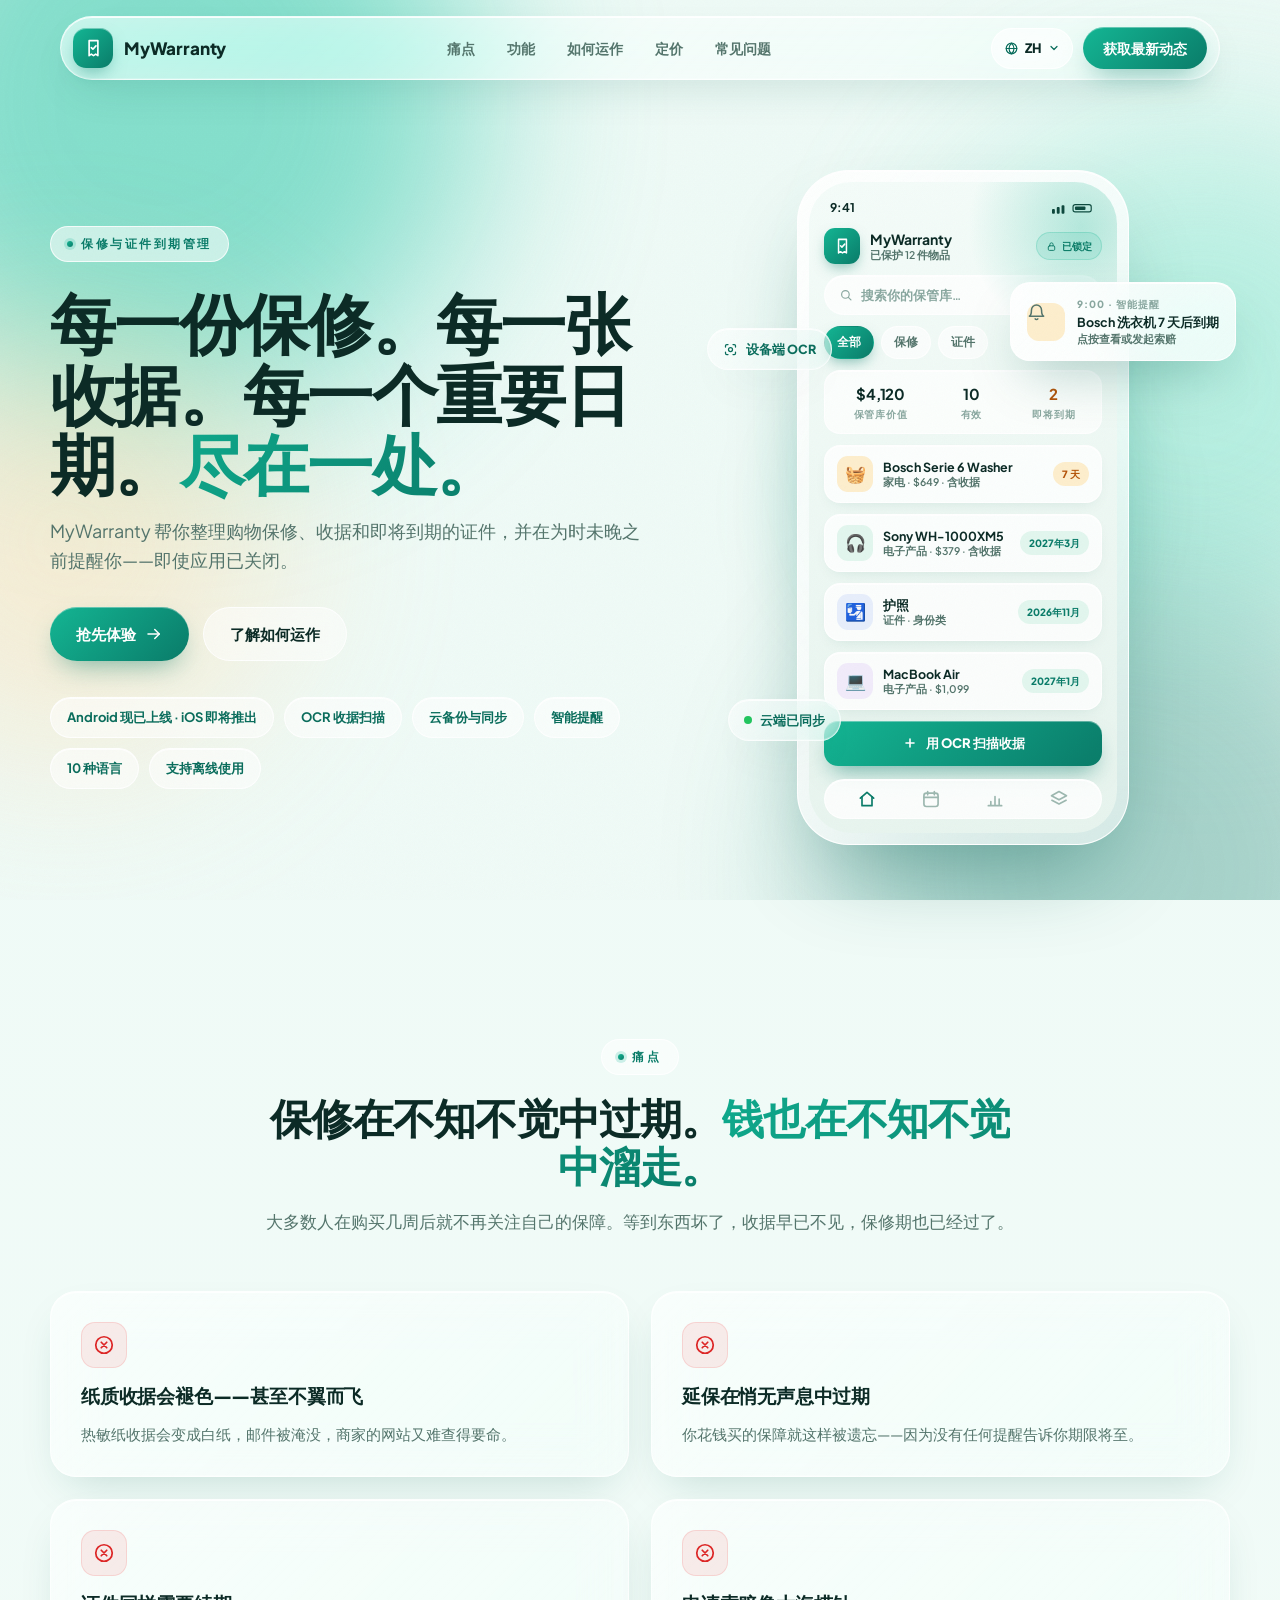
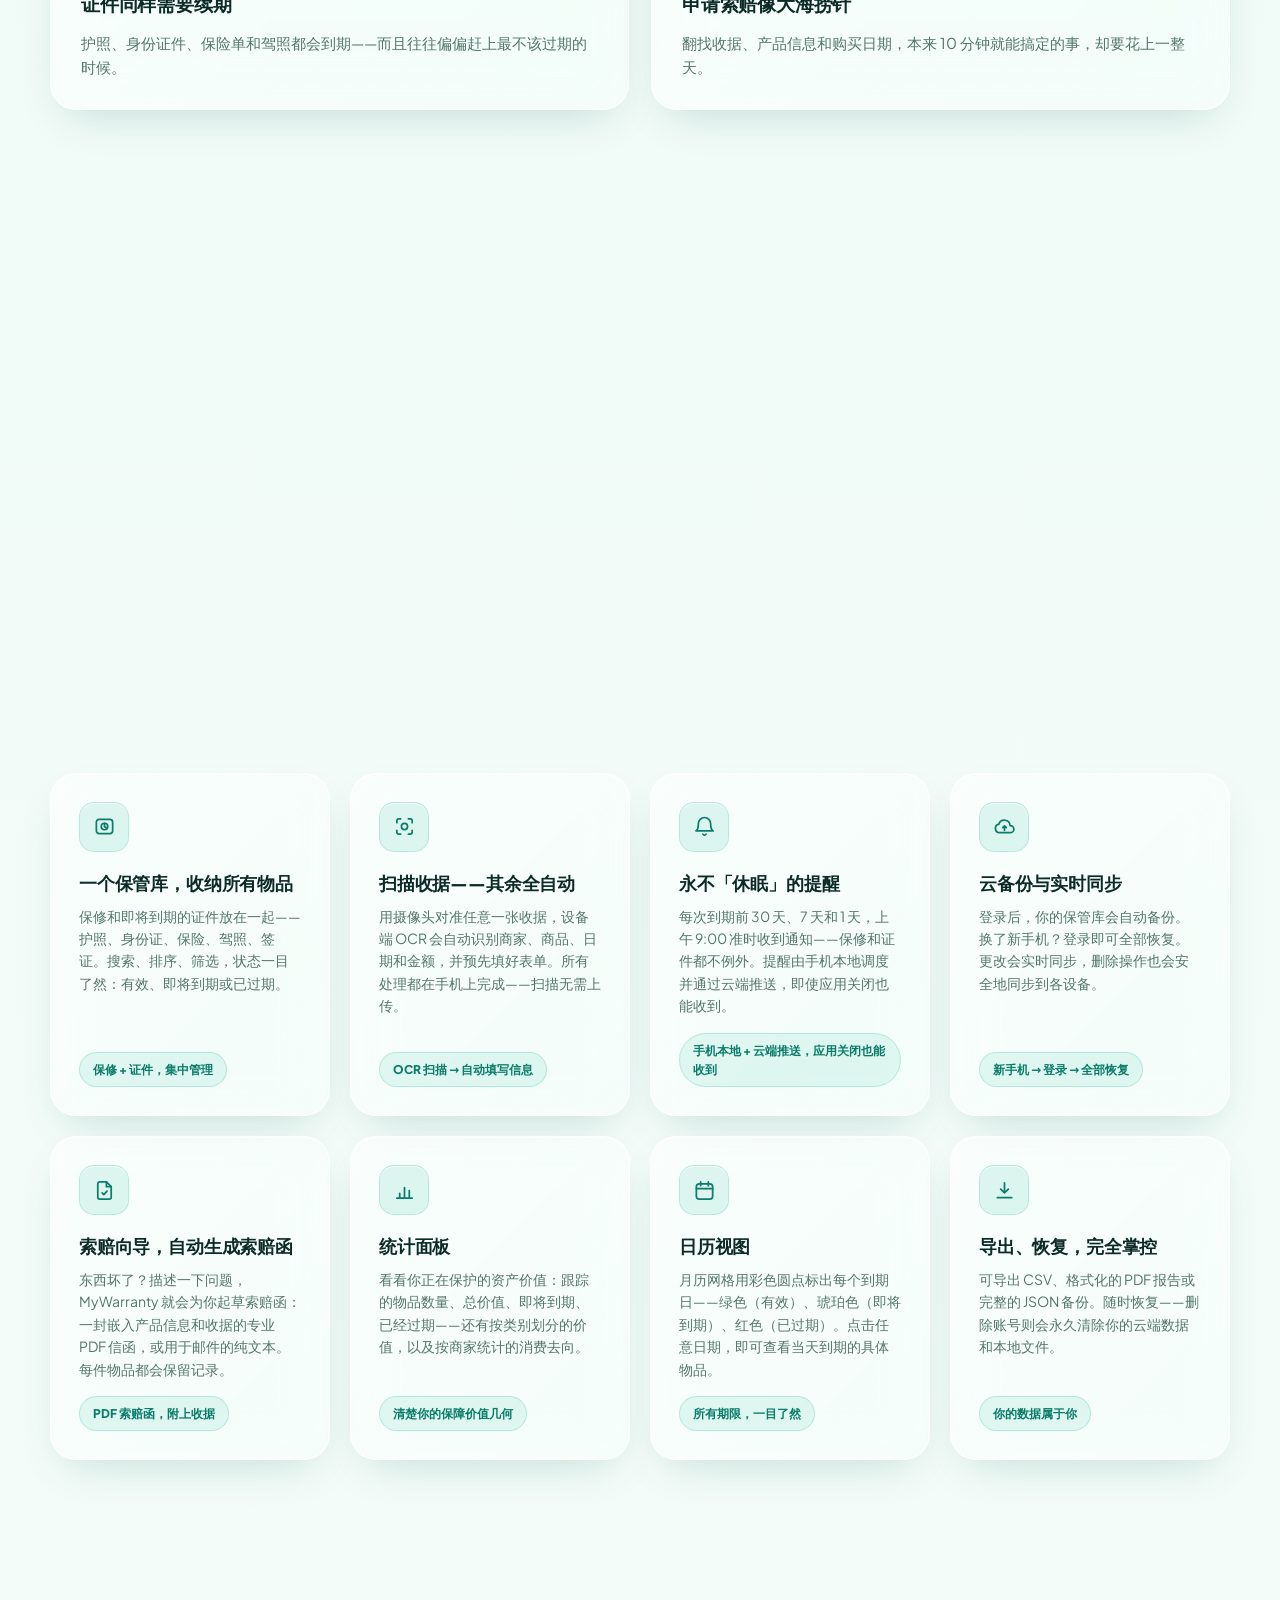
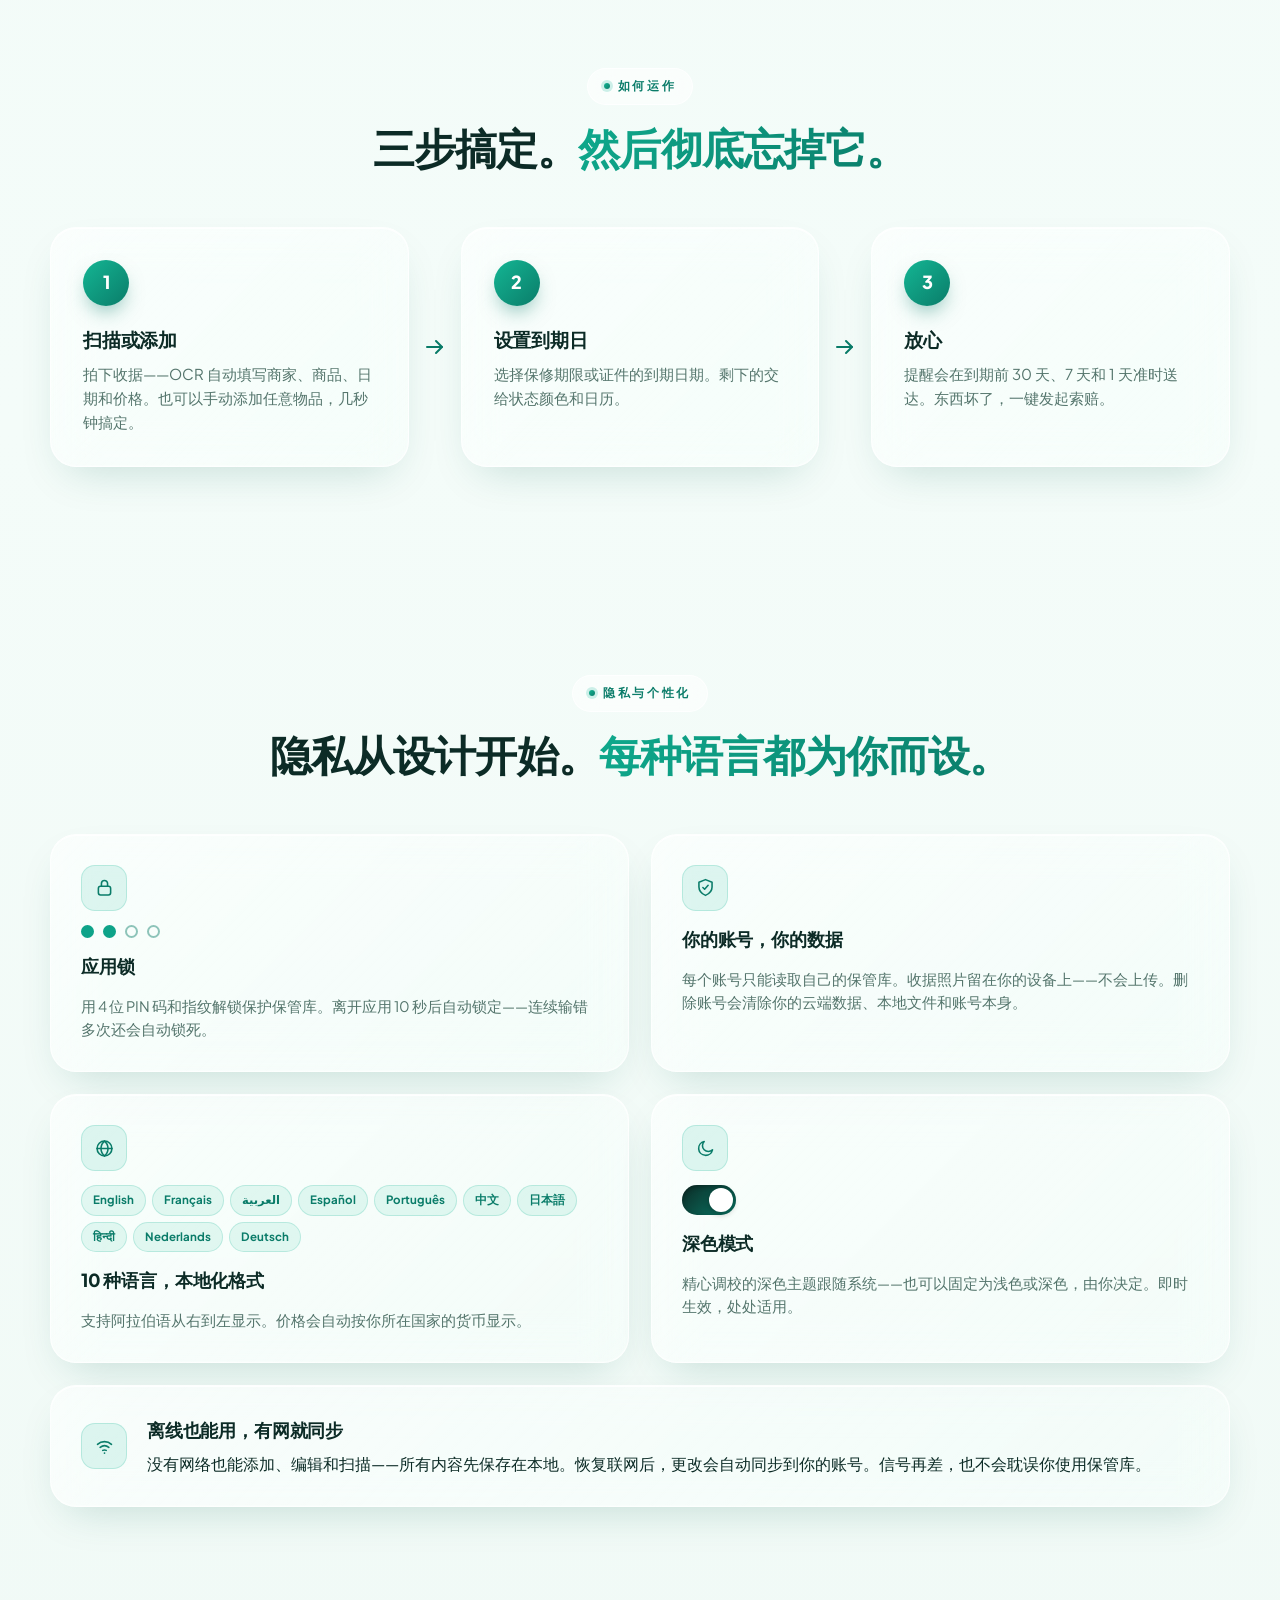
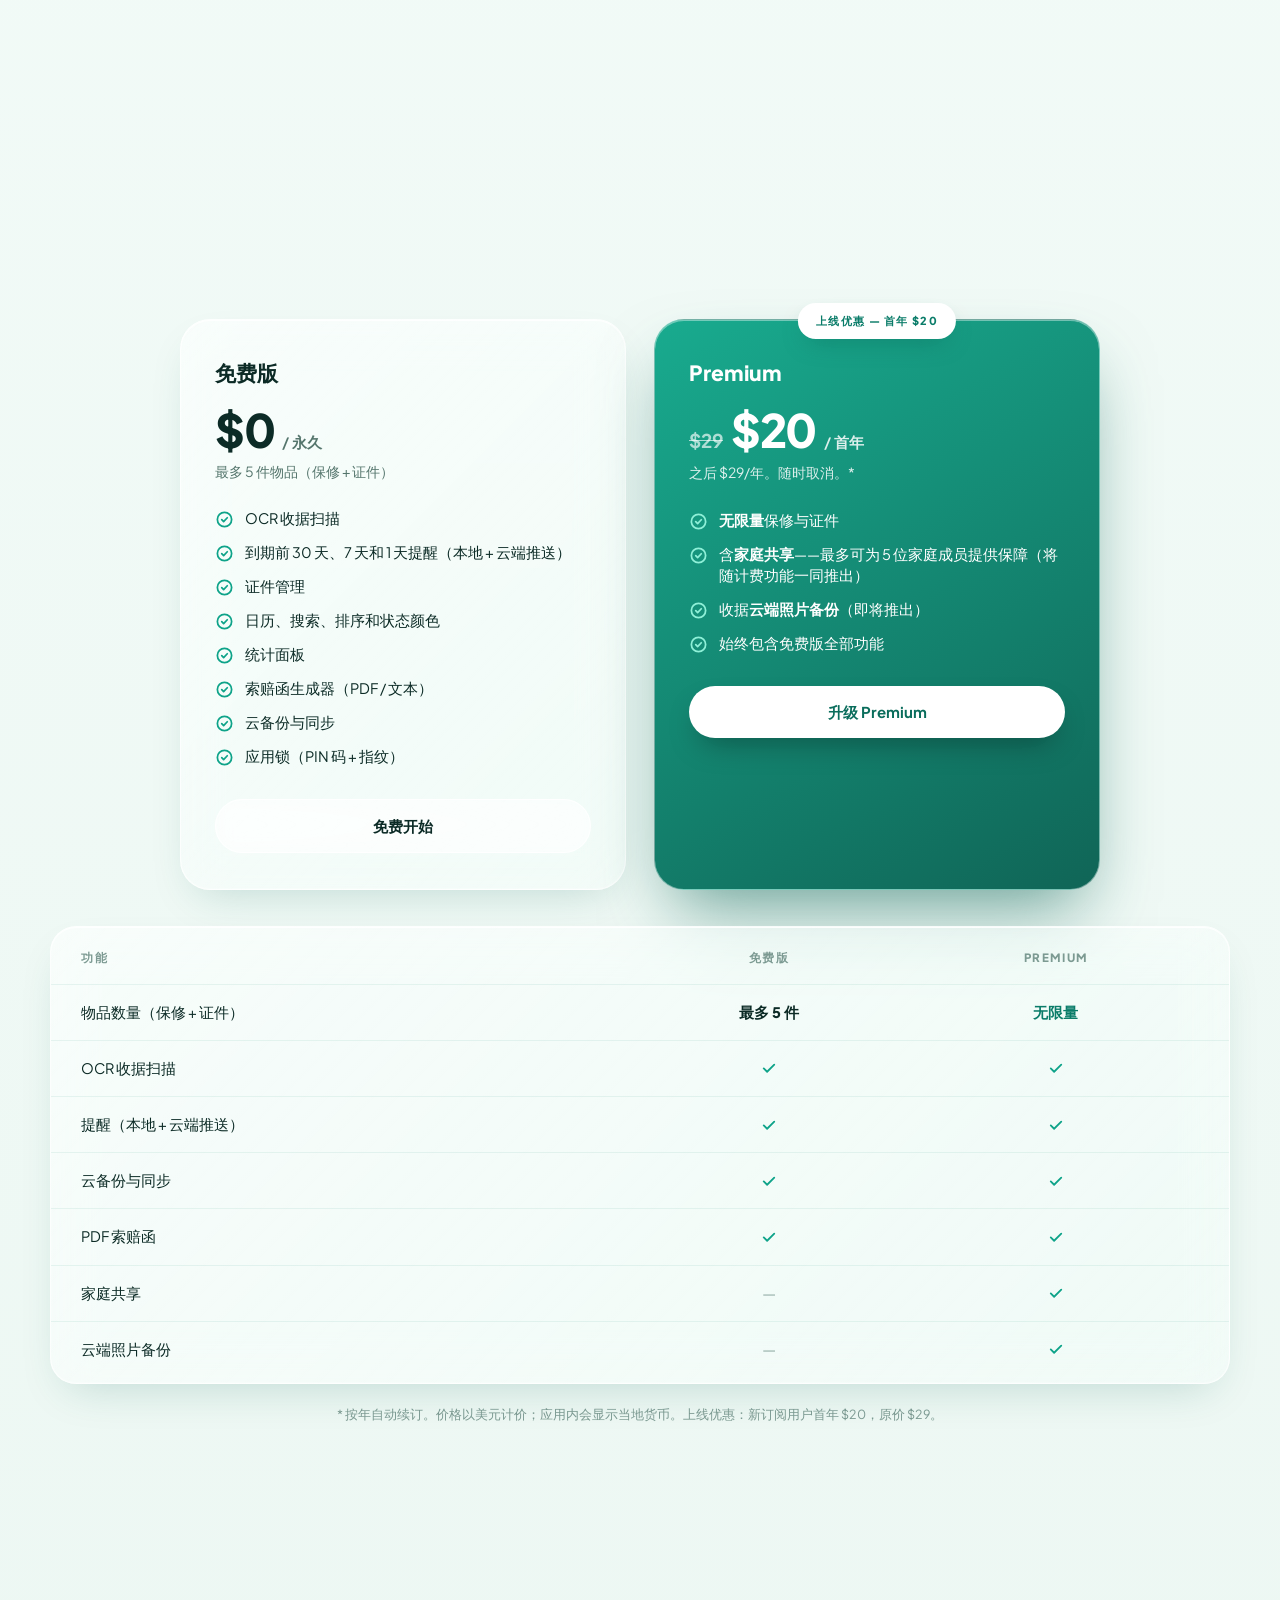
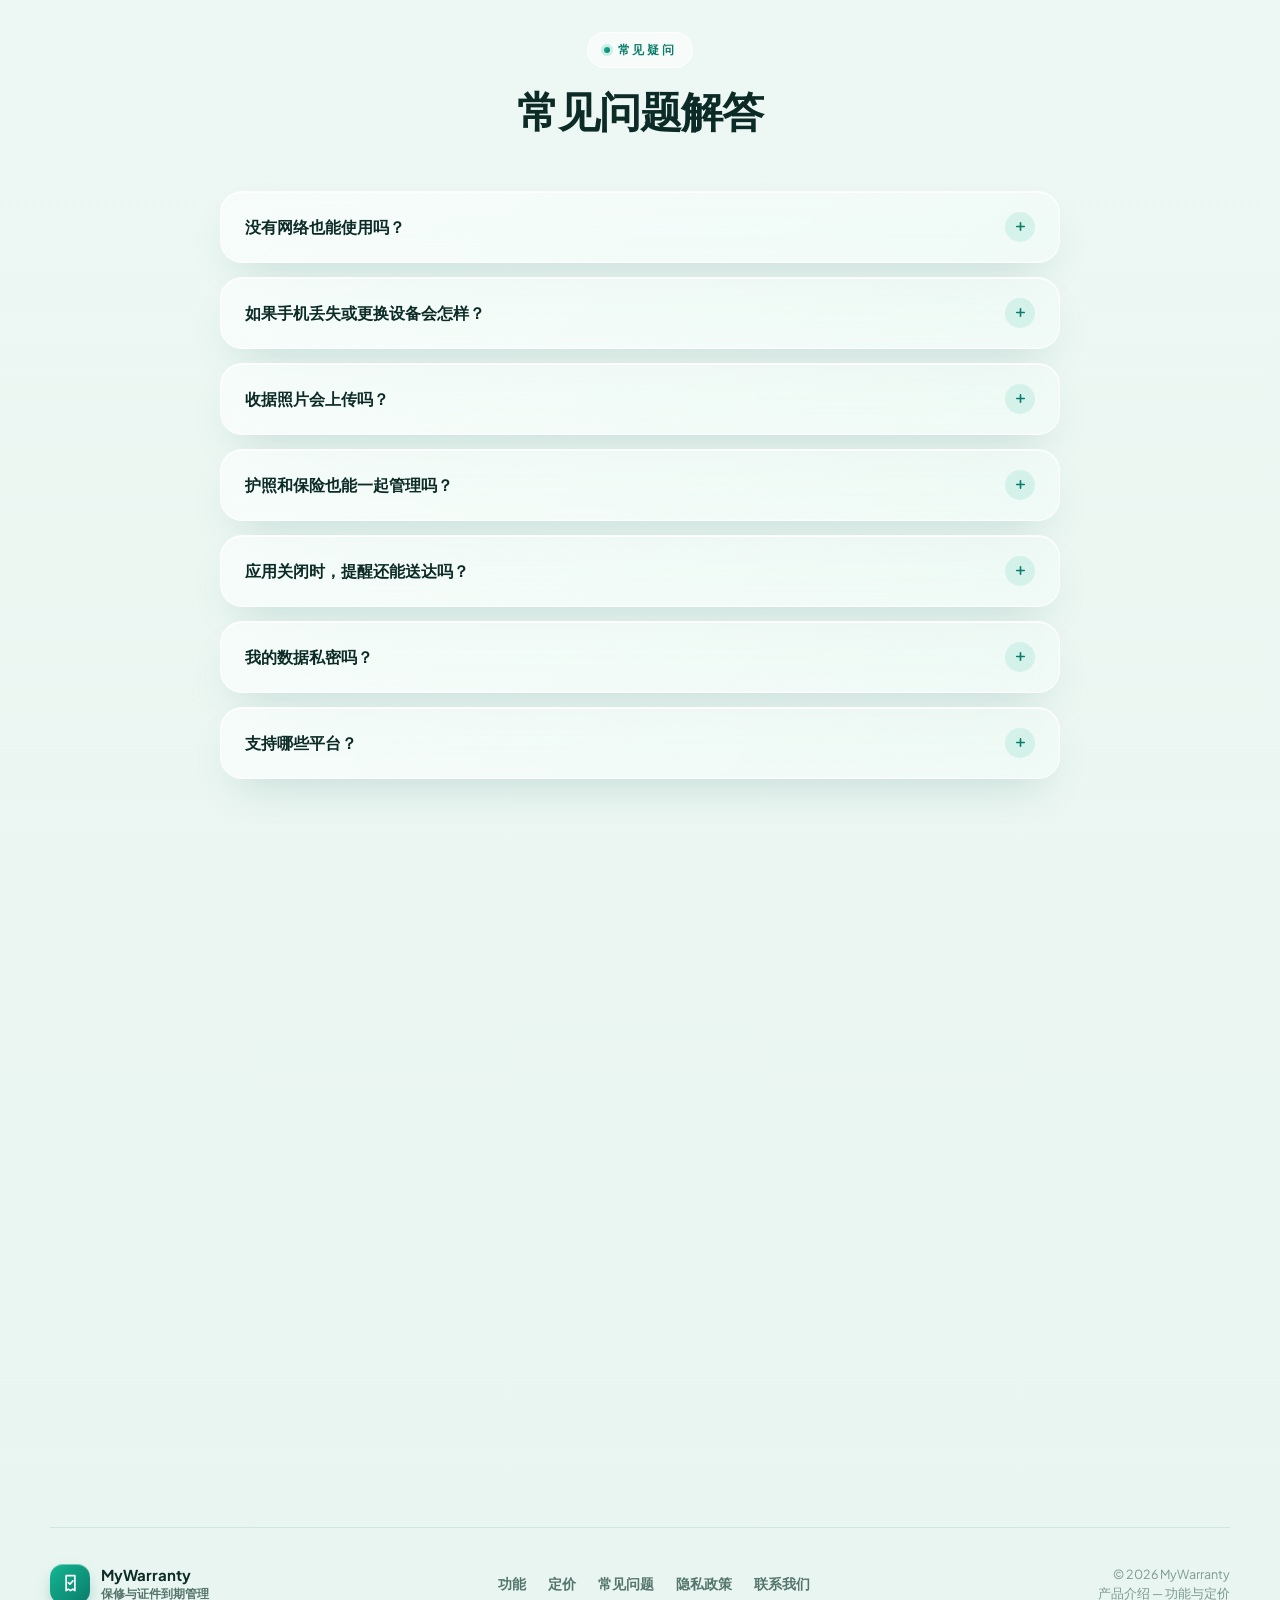
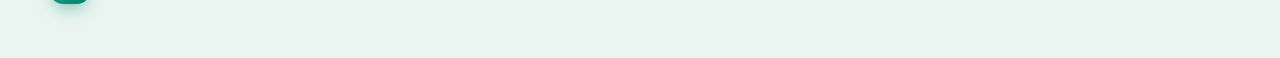
<file: zh/index.html>
<!DOCTYPE html>
<html lang="zh">
<head>
<meta charset="UTF-8">
<meta name="viewport" content="width=device-width, initial-scale=1.0">
<title>MyWarranty — 保修与收据管理应用，到期自动提醒</title>
<meta name="description" content="用 MyWarranty 集中管理产品保修、收据和到期证件，随时掌握保障状态。到期前 30 天、7 天和 1 天自动提醒，即使应用已关闭也能准时收到，免费开始使用。">
<meta name="robots" content="index, follow, max-image-preview:large, max-snippet:-1, max-video-preview:-1">
<link rel="canonical" href="https://mywarrantyapp.info/zh/">
<meta name="theme-color" content="#0ea389">
<meta name="application-name" content="MyWarranty">
<link rel="manifest" href="../site.webmanifest">
<link rel="icon" type="image/svg+xml" href="../assets/favicon.svg">
<link rel="apple-touch-icon" href="../assets/apple-touch-icon.png">
<meta property="og:type" content="website">
<meta property="og:site_name" content="MyWarranty">
<meta property="og:url" content="https://mywarrantyapp.info/zh/">
<meta property="og:title" content="MyWarranty — 保修与收据管理应用，到期自动提醒">
<meta property="og:description" content="用 MyWarranty 集中管理产品保修、收据和到期证件，随时掌握保障状态。到期前 30 天、7 天和 1 天自动提醒，即使应用已关闭也能准时收到，免费开始使用。">
<meta property="og:image" content="https://mywarrantyapp.info/assets/og-image.png">
<meta property="og:image:width" content="1200">
<meta property="og:image:height" content="630">
<meta property="og:image:alt" content="MyWarranty — 保修与证件到期管理">
<meta property="og:locale" content="zh_CN">
<meta property="og:locale:alternate" content="fr_FR">
<meta property="og:locale:alternate" content="es_ES">
<meta property="og:locale:alternate" content="de_DE">
<meta property="og:locale:alternate" content="pt_PT">
<meta property="og:locale:alternate" content="ar_AR">
<meta property="og:locale:alternate" content="ja_JP">
<meta property="og:locale:alternate" content="hi_IN">
<meta property="og:locale:alternate" content="nl_NL">
<meta property="og:locale:alternate" content="en_US">
<meta name="twitter:card" content="summary_large_image">
<meta name="twitter:title" content="MyWarranty — 保修与收据管理应用，到期自动提醒">
<meta name="twitter:description" content="在一个地方管理产品保修、收据和到期证件，到期前免费提醒——即使应用关闭也能收到。">
<meta name="twitter:image" content="https://mywarrantyapp.info/assets/og-image.png">
<link rel="alternate" hreflang="en" href="https://mywarrantyapp.info/">
<link rel="alternate" hreflang="fr" href="https://mywarrantyapp.info/fr/">
<link rel="alternate" hreflang="es" href="https://mywarrantyapp.info/es/">
<link rel="alternate" hreflang="de" href="https://mywarrantyapp.info/de/">
<link rel="alternate" hreflang="pt" href="https://mywarrantyapp.info/pt/">
<link rel="alternate" hreflang="ar" href="https://mywarrantyapp.info/ar/">
<link rel="alternate" hreflang="zh" href="https://mywarrantyapp.info/zh/">
<link rel="alternate" hreflang="ja" href="https://mywarrantyapp.info/ja/">
<link rel="alternate" hreflang="hi" href="https://mywarrantyapp.info/hi/">
<link rel="alternate" hreflang="nl" href="https://mywarrantyapp.info/nl/">
<link rel="alternate" hreflang="x-default" href="https://mywarrantyapp.info/">
<link rel="preload" href="../assets/fonts/pjs-latin.woff2" as="font" type="font/woff2" crossorigin>
<link rel="stylesheet" href="../assets/styles.css">
<script type="application/ld+json">
{
  "@context": "https://schema.org",
  "@graph": [
    {
      "@type": "Organization",
      "@id": "https://mywarrantyapp.info/#org",
      "name": "MyWarranty",
      "url": "https://mywarrantyapp.info/",
      "logo": "https://mywarrantyapp.info/assets/apple-touch-icon.png",
      "email": "mywarrantyapppro@gmail.com"
    },
    {
      "@type": "WebSite",
      "@id": "https://mywarrantyapp.info/#website",
      "url": "https://mywarrantyapp.info/zh/",
      "name": "MyWarranty",
      "inLanguage": "zh",
      "publisher": { "@id": "https://mywarrantyapp.info/#org" }
    },
    {
      "@type": "SoftwareApplication",
      "@id": "https://mywarrantyapp.info/#app",
      "name": "MyWarranty",
      "applicationCategory": "UtilitiesApplication",
      "operatingSystem": "Android",
      "url": "https://mywarrantyapp.info/",
      "description": "保修与证件到期管理应用。用设备端 OCR 扫描收据，跟踪保修和证件的到期日期，并在到期前 30 天、7 天和 1 天收到提醒——即使应用已关闭。",
      "inLanguage": "zh",
      "availableLanguage": ["English","French","Spanish","German","Portuguese","Arabic","Chinese","Japanese","Hindi","Dutch"],
      "featureList": [
        "Receipt scanning with on-device OCR",
        "Warranty and document expiry tracking",
        "Local and cloud reminders 30, 7 and 1 day before expiry",
        "Cloud backup and real-time sync",
        "Claim letter generator (PDF / text)",
        "Calendar, stats dashboard, export and restore",
        "App lock with PIN and fingerprint",
        "Works offline"
      ],
      "offers": [
        { "@type": "Offer", "name": "Free plan", "price": "0", "priceCurrency": "USD" },
        { "@type": "Offer", "name": "Premium — first year (launch offer)", "price": "20", "priceCurrency": "USD" }
      ],
      "publisher": { "@id": "https://mywarrantyapp.info/#org" }
    },
    {
      "@type": "FAQPage",
      "@id": "https://mywarrantyapp.info/#faq",
      "inLanguage": "zh",
      "mainEntity": [
        {
          "@type": "Question",
          "name": "没有网络也能使用吗？",
          "acceptedAnswer": { "@type": "Answer", "text": "可以。扫描、添加、编辑和提醒全部支持离线使用。恢复联网后，更改会同步到你的账号。" }
        },
        {
          "@type": "Question",
          "name": "如果手机丢失或更换设备会怎样？",
          "acceptedAnswer": { "@type": "Answer", "text": "在新设备上登录，保管库就会从云端恢复：保修、证件、设置和记录一应俱全。" }
        },
        {
          "@type": "Question",
          "name": "收据照片会上传吗？",
          "acceptedAnswer": { "@type": "Answer", "text": "目前不会——收据照片保存在你的设备上。云端照片备份属于 Premium 功能，即将推出。" }
        },
        {
          "@type": "Question",
          "name": "护照和保险也能一起管理吗？",
          "acceptedAnswer": { "@type": "Answer", "text": "可以。证件管理支持护照、身份证、保险单、驾照、签证，以及任何有到期日期的证件——并配有独立的提醒。" }
        },
        {
          "@type": "Question",
          "name": "应用关闭时，提醒还能送达吗？",
          "acceptedAnswer": { "@type": "Answer", "text": "有两种方式：通知会直接在手机上定时，云端服务也会向你的设备推送提醒。所以即使你几周没打开应用，提醒依然会准时到达。" }
        },
        {
          "@type": "Question",
          "name": "我的数据私密吗？",
          "acceptedAnswer": { "@type": "Answer", "text": "是的。访问权限严格按账号隔离——只有你能读取自己的保管库。应用还提供手机应用锁，删除账号会清除你的云端数据和本地文件。" }
        },
        {
          "@type": "Question",
          "name": "支持哪些平台？",
          "acceptedAnswer": { "@type": "Answer", "text": "目前支持 Android。iOS 应用采用同一套代码，正在开发中。" }
        }
      ]
    }
  ]
}
</script>
</head>
<body>

<div class="bg" aria-hidden="true">
  <div class="blob b1"></div><div class="blob b2"></div><div class="blob b3"></div><div class="blob b4"></div>
</div>
<div class="grain" aria-hidden="true"></div>

<!-- ============ NAV ============ -->
<header class="nav glass" id="nav">
  <a class="brand" href="#top">
    <span class="brand-mark">
      <svg viewBox="0 0 24 24" fill="none" stroke="currentColor" stroke-width="1.9" stroke-linecap="round" stroke-linejoin="round"><path d="M7 3h10v17.2l-2.5-1.7-2.5 1.7-2.5-1.7L7 20.2V3z"/><path d="M9.5 11l1.8 1.8 3.5-3.8"/></svg>
    </span>
    <span class="brand-name">MyWarranty</span>
  </a>
  <nav class="nav-links" id="navLinks" aria-label="主导航">
    <a href="#problem">痛点</a>
    <a href="#features">功能</a>
    <a href="#how">如何运作</a>
    <a href="#pricing">定价</a>
    <a href="#faq">常见问题</a>
  </nav>
  <div class="nav-cta">
    <div class="lang-switch" id="langSwitch">
      <button class="lang-btn" id="langBtn" aria-expanded="false" aria-haspopup="true" aria-controls="langMenu" aria-label="切换语言">
        <svg viewBox="0 0 24 24" fill="none" stroke="currentColor" stroke-width="1.9" stroke-linecap="round"><circle cx="12" cy="12" r="8.5"/><path d="M3.5 12h17"/><path d="M12 3.5c2.7 2.3 4 5.2 4 8.5s-1.3 6.2-4 8.5c-2.7-2.3-4-5.2-4-8.5s1.3-6.2 4-8.5z"/></svg>
        <span>ZH</span>
        <svg class="chev" viewBox="0 0 24 24" fill="none" stroke="currentColor" stroke-width="2.4" stroke-linecap="round" stroke-linejoin="round"><path d="M6 9l6 6 6-6"/></svg>
      </button>
      <div class="lang-menu" id="langMenu" aria-label="语言">
        <a lang="en" hreflang="en" href="../">English</a>
        <a lang="fr" hreflang="fr" href="../fr/">Français</a>
        <a lang="ar" hreflang="ar" href="../ar/">العربية</a>
        <a lang="es" hreflang="es" href="../es/">Español</a>
        <a lang="pt" hreflang="pt" href="../pt/">Português</a>
        <a lang="zh" hreflang="zh" href="./" class="active" aria-current="true">中文</a>
        <a lang="ja" hreflang="ja" href="../ja/">日本語</a>
        <a lang="hi" hreflang="hi" href="../hi/">हिन्दी</a>
        <a lang="nl" hreflang="nl" href="../nl/">Nederlands</a>
        <a lang="de" hreflang="de" href="../de/">Deutsch</a>
      </div>
    </div>
    <a class="btn btn-primary btn-sm" href="#cta">获取最新动态</a>
    <button class="burger" id="burger" aria-label="打开菜单" aria-expanded="false"><span></span><span></span><span></span></button>
  </div>
</header>

<main id="top">

  <!-- ============ HERO ============ -->
  <section class="hero">
    <div class="container hero-grid">
      <div class="hero-copy">
        <span class="eyebrow" data-reveal><span class="dot"></span>保修与证件到期管理</span>
        <h1 data-reveal style="--d:.08s">每一份保修。每一张收据。每一个重要日期。<span class="hl">尽在一处。</span></h1>
        <p class="lead" data-reveal style="--d:.16s">MyWarranty 帮你整理购物保修、收据和即将到期的证件，并在为时未晚之前提醒你——即使应用已关闭。</p>
        <div class="hero-actions" data-reveal style="--d:.24s">
          <a href="#cta" class="btn btn-primary">抢先体验
            <svg viewBox="0 0 24 24" fill="none" stroke="currentColor" stroke-width="2" stroke-linecap="round" stroke-linejoin="round"><path d="M4 12h15"/><path d="M13 6l6 6-6 6"/></svg>
          </a>
          <a href="#how" class="btn btn-ghost">了解如何运作</a>
        </div>
        <ul class="hero-chips" data-reveal style="--d:.32s">
          <li>Android 现已上线 · iOS 即将推出</li>
          <li>OCR 收据扫描</li>
          <li>云备份与同步</li>
          <li>智能提醒</li>
          <li>10 种语言</li>
          <li>支持离线使用</li>
        </ul>
      </div>

      <div class="hero-visual" data-reveal style="--d:.2s">
        <div class="phone-scene">
          <div class="phone-glow" aria-hidden="true"></div>

          <div class="phone" role="img" aria-label="MyWarranty 应用预览">
            <div class="screen">
              <div class="statusbar">
                <span>9:41</span>
                <svg viewBox="0 0 46 12" fill="currentColor" aria-hidden="true"><rect x="0" y="7" width="3" height="5" rx="1"/><rect x="5" y="5" width="3" height="7" rx="1"/><rect x="10" y="3" width="3" height="9" rx="1"/><rect x="22" y="2.5" width="19" height="7.5" rx="2.2" fill="none" stroke="currentColor" stroke-width="1.2"/><rect x="24" y="4.5" width="11" height="3.5" rx="1"/></svg>
              </div>
              <div class="app-head">
                <span class="app-mark"><svg viewBox="0 0 24 24" fill="none" stroke="currentColor" stroke-width="1.9" stroke-linecap="round" stroke-linejoin="round"><path d="M7 3h10v17.2l-2.5-1.7-2.5 1.7-2.5-1.7L7 20.2V3z"/><path d="M9.5 11l1.8 1.8 3.5-3.8"/></svg></span>
                <div class="app-title"><strong>MyWarranty</strong><span>已保护 12 件物品</span></div>
                <span class="app-lockpill"><svg viewBox="0 0 24 24" fill="none" stroke="currentColor" stroke-width="2" stroke-linecap="round"><rect x="5" y="10.5" width="14" height="10" rx="2.5"/><path d="M8.5 10.5V7.5a3.5 3.5 0 017 0v3"/></svg>已锁定</span>
              </div>
              <div class="app-search"><svg viewBox="0 0 24 24" fill="none" stroke="currentColor" stroke-width="2" stroke-linecap="round"><circle cx="11" cy="11" r="6.5"/><path d="M16 16l4.5 4.5"/></svg><span>搜索你的保管库…</span></div>
              <div class="app-filters"><span class="on">全部</span><span>保修</span><span>证件</span></div>
              <div class="app-summary">
                <div><b>$4,120</b><span>保管库价值</span></div>
                <div><b>10</b><span>有效</span></div>
                <div><b class="warn">2</b><span>即将到期</span></div>
              </div>
              <div class="app-item">
                <span class="it-ic" style="--tint:#fdeecd">🧺</span>
                <div class="it-tx"><strong>Bosch Serie 6 Washer</strong><span>家电 · $649 · 含收据</span></div>
                <span class="it-st exp">7 天</span>
              </div>
              <div class="app-item">
                <span class="it-ic" style="--tint:#e2f6ee">🎧</span>
                <div class="it-tx"><strong>Sony WH-1000XM5</strong><span>电子产品 · $379 · 含收据</span></div>
                <span class="it-st ok">2027年3月</span>
              </div>
              <div class="app-item">
                <span class="it-ic" style="--tint:#e7eefb">🛂</span>
                <div class="it-tx"><strong>护照</strong><span>证件 · 身份类</span></div>
                <span class="it-st ok">2026年11月</span>
              </div>
              <div class="app-item">
                <span class="it-ic" style="--tint:#f1ebfa">💻</span>
                <div class="it-tx"><strong>MacBook Air</strong><span>电子产品 · $1,099</span></div>
                <span class="it-st ok">2027年1月</span>
              </div>
              <div class="app-scan"><svg viewBox="0 0 24 24" fill="none" stroke="currentColor" stroke-width="2.4" stroke-linecap="round"><path d="M12 6v12M6 12h12"/></svg>用 OCR 扫描收据</div>
              <div class="app-tabbar" aria-hidden="true">
                <svg class="act" viewBox="0 0 24 24" fill="none" stroke="currentColor" stroke-width="2" stroke-linecap="round" stroke-linejoin="round"><path d="M4 11l8-7 8 7"/><path d="M6 9.5V20h12V9.5"/></svg>
                <svg viewBox="0 0 24 24" fill="none" stroke="currentColor" stroke-width="2" stroke-linecap="round"><rect x="3.5" y="5" width="17" height="16" rx="3"/><path d="M3.5 10h17M8 3v4M16 3v4"/></svg>
                <svg viewBox="0 0 24 24" fill="none" stroke="currentColor" stroke-width="2" stroke-linecap="round"><path d="M4 20h16M7 20v-5M12 20V9M17 20v-8"/></svg>
                <svg viewBox="0 0 24 24" fill="none" stroke="currentColor" stroke-width="2" stroke-linecap="round" stroke-linejoin="round"><path d="M12 3l9 5-9 5-9-5z"/><path d="M3.5 13.5L12 18l8.5-4.5"/></svg>
              </div>
            </div>
          </div>

          <div class="float-notif glass-strong" aria-hidden="true">
            <span class="fn-ic"><svg viewBox="0 0 24 24" fill="none" stroke="currentColor" stroke-width="1.9" stroke-linecap="round" stroke-linejoin="round"><path d="M18.4 9a6.4 6.4 0 10-12.8 0c0 6-2.6 7.6-2.6 7.6h18s-2.6-1.6-2.6-7.6"/><path d="M13.7 20a2 2 0 01-3.4 0"/></svg></span>
            <div>
              <small>9:00 · 智能提醒</small>
              <strong>Bosch 洗衣机 7 天后到期</strong>
              <span>点按查看或发起索赔</span>
            </div>
          </div>
          <div class="float-chip glass fc-1" aria-hidden="true">
            <svg viewBox="0 0 24 24" fill="none" stroke="currentColor" stroke-width="2" stroke-linecap="round" stroke-linejoin="round"><path d="M4 8V6a2 2 0 012-2h2M16 4h2a2 2 0 012 2v2M20 16v2a2 2 0 01-2 2h-2M8 20H6a2 2 0 01-2-2v-2"/><circle cx="12" cy="12" r="3.2"/></svg>
            设备端 OCR
          </div>
          <div class="float-chip glass fc-2" aria-hidden="true"><span class="pulse"></span>云端已同步</div>
        </div>
      </div>
    </div>
  </section>

  <!-- ============ PROBLEM ============ -->
  <section class="section" id="problem">
    <div class="container">
      <div class="section-head" data-reveal>
        <span class="eyebrow"><span class="dot"></span>痛点</span>
        <h2>保修在不知不觉中过期。<span class="hl">钱也在不知不觉中溜走。</span></h2>
        <p>大多数人在购买几周后就不再关注自己的保障。等到东西坏了，收据早已不见，保修期也已经过了。</p>
      </div>

      <div class="problem-grid" data-reveal-group>
        <article class="p-card glass glow-card">
          <span class="p-ic"><svg viewBox="0 0 24 24" fill="none" stroke="currentColor" stroke-width="1.9" stroke-linecap="round"><circle cx="12" cy="12" r="9"/><path d="M9 9l6 6M15 9l-6 6"/></svg></span>
          <h3>纸质收据会褪色——甚至不翼而飞</h3>
          <p>热敏纸收据会变成白纸，邮件被淹没，商家的网站又难查得要命。</p>
        </article>
        <article class="p-card glass glow-card">
          <span class="p-ic"><svg viewBox="0 0 24 24" fill="none" stroke="currentColor" stroke-width="1.9" stroke-linecap="round"><circle cx="12" cy="12" r="9"/><path d="M9 9l6 6M15 9l-6 6"/></svg></span>
          <h3>延保在悄无声息中过期</h3>
          <p>你花钱买的保障就这样被遗忘——因为没有任何提醒告诉你期限将至。</p>
        </article>
        <article class="p-card glass glow-card">
          <span class="p-ic"><svg viewBox="0 0 24 24" fill="none" stroke="currentColor" stroke-width="1.9" stroke-linecap="round"><circle cx="12" cy="12" r="9"/><path d="M9 9l6 6M15 9l-6 6"/></svg></span>
          <h3>证件同样需要续期</h3>
          <p>护照、身份证件、保险单和驾照都会到期——而且往往偏偏赶上最不该过期的时候。</p>
        </article>
        <article class="p-card glass glow-card">
          <span class="p-ic"><svg viewBox="0 0 24 24" fill="none" stroke="currentColor" stroke-width="1.9" stroke-linecap="round"><circle cx="12" cy="12" r="9"/><path d="M9 9l6 6M15 9l-6 6"/></svg></span>
          <h3>申请索赔像大海捞针</h3>
          <p>翻找收据、产品信息和购买日期，本来 10 分钟就能搞定的事，却要花上一整天。</p>
        </article>
      </div>

      <div class="fix-banner" data-reveal>
        <div>
          <span class="eyebrow eyebrow-light fix-badge"><span class="dot"></span>解决方案</span>
          <h3>MyWarranty 一次解决这四个问题。</h3>
          <p>只需扫描一次收据——MyWarranty 会自动识别、归档、盯着时间，在任何东西到期前提醒你。保管库会备份到你的账号，手机丢了，保障也不会丢。</p>
        </div>
        <div class="tl" aria-label="提醒时间线">
          <div class="tl-step"><span class="tl-dot">30</span><small>天前</small></div>
          <span class="tl-line"></span>
          <div class="tl-step"><span class="tl-dot">7</span><small>天前</small></div>
          <span class="tl-line"></span>
          <div class="tl-step"><span class="tl-dot">1</span><small>天前</small></div>
          <span class="tl-line"></span>
          <div class="tl-step"><span class="tl-dot"><svg viewBox="0 0 24 24" fill="none" stroke="currentColor" stroke-width="1.9" stroke-linecap="round" stroke-linejoin="round"><path d="M18.4 9a6.4 6.4 0 10-12.8 0c0 6-2.6 7.6-2.6 7.6h18s-2.6-1.6-2.6-7.6"/><path d="M13.7 20a2 2 0 01-3.4 0"/></svg></span><small>提醒送达</small></div>
        </div>
      </div>
    </div>
  </section>

  <!-- ============ FEATURES ============ -->
  <section class="section" id="features">
    <div class="container">
      <div class="section-head" data-reveal>
        <span class="eyebrow"><span class="dot"></span>功能</span>
        <h2>让遗忘成为<span class="hl">不可能</span></h2>
      </div>

      <div class="feat-grid" data-reveal-group>
        <article class="f-card glass glow-card">
          <span class="f-ic"><svg viewBox="0 0 24 24" fill="none" stroke="currentColor" stroke-width="1.8" stroke-linecap="round" stroke-linejoin="round"><rect x="3.5" y="4.5" width="17" height="15" rx="3"/><circle cx="12" cy="12" r="3.4"/><path d="M12 8.6V12l1.7 1.3"/></svg></span>
          <h3>一个保管库，收纳所有物品</h3>
          <p>保修和即将到期的证件放在一起——护照、身份证、保险、驾照、签证。搜索、排序、筛选，状态一目了然：有效、即将到期或已过期。</p>
          <span class="tag">保修 + 证件，集中管理</span>
        </article>
        <article class="f-card glass glow-card">
          <span class="f-ic"><svg viewBox="0 0 24 24" fill="none" stroke="currentColor" stroke-width="1.8" stroke-linecap="round" stroke-linejoin="round"><path d="M4 8V6a2 2 0 012-2h2M16 4h2a2 2 0 012 2v2M20 16v2a2 2 0 01-2 2h-2M8 20H6a2 2 0 01-2-2v-2"/><circle cx="12" cy="12" r="3.2"/></svg></span>
          <h3>扫描收据——其余全自动</h3>
          <p>用摄像头对准任意一张收据，设备端 OCR 会自动识别商家、商品、日期和金额，并预先填好表单。所有处理都在手机上完成——扫描无需上传。</p>
          <span class="tag">OCR 扫描 → 自动填写信息</span>
        </article>
        <article class="f-card glass glow-card">
          <span class="f-ic"><svg viewBox="0 0 24 24" fill="none" stroke="currentColor" stroke-width="1.8" stroke-linecap="round" stroke-linejoin="round"><path d="M18.4 9a6.4 6.4 0 10-12.8 0c0 6-2.6 7.6-2.6 7.6h18s-2.6-1.6-2.6-7.6"/><path d="M13.7 20a2 2 0 01-3.4 0"/></svg></span>
          <h3>永不「休眠」的提醒</h3>
          <p>每次到期前 30 天、7 天和 1 天，上午 9:00 准时收到通知——保修和证件都不例外。提醒由手机本地调度并通过云端推送，即使应用关闭也能收到。</p>
          <span class="tag">手机本地 + 云端推送，应用关闭也能收到</span>
        </article>
        <article class="f-card glass glow-card">
          <span class="f-ic"><svg viewBox="0 0 24 24" fill="none" stroke="currentColor" stroke-width="1.8" stroke-linecap="round" stroke-linejoin="round"><path d="M7 18.5a4.5 4.5 0 01-.9-8.9A6 6 0 0117.8 11h.2a3.75 3.75 0 010 7.5H7z"/><path d="M12 16v-4.5M10.2 13.2L12 11.4l1.8 1.8"/></svg></span>
          <h3>云备份与实时同步</h3>
          <p>登录后，你的保管库会自动备份。换了新手机？登录即可全部恢复。更改会实时同步，删除操作也会安全地同步到各设备。</p>
          <span class="tag">新手机 → 登录 → 全部恢复</span>
        </article>
        <article class="f-card glass glow-card">
          <span class="f-ic"><svg viewBox="0 0 24 24" fill="none" stroke="currentColor" stroke-width="1.8" stroke-linecap="round" stroke-linejoin="round"><path d="M14 3H7a2 2 0 00-2 2v14a2 2 0 002 2h10a2 2 0 002-2V8z"/><path d="M14 3v5h5"/><path d="M9.5 14.5l1.8 1.8 3.4-3.6"/></svg></span>
          <h3>索赔向导，自动生成索赔函</h3>
          <p>东西坏了？描述一下问题，MyWarranty 就会为你起草索赔函：一封嵌入产品信息和收据的专业 PDF 信函，或用于邮件的纯文本。每件物品都会保留记录。</p>
          <span class="tag">PDF 索赔函，附上收据</span>
        </article>
        <article class="f-card glass glow-card">
          <span class="f-ic"><svg viewBox="0 0 24 24" fill="none" stroke="currentColor" stroke-width="1.8" stroke-linecap="round"><path d="M4 20h16"/><path d="M7 20v-5M12 20V9M17 20v-8"/></svg></span>
          <h3>统计面板</h3>
          <p>看看你正在保护的资产价值：跟踪的物品数量、总价值、即将到期、已经过期——还有按类别划分的价值，以及按商家统计的消费去向。</p>
          <span class="tag">清楚你的保障价值几何</span>
        </article>
        <article class="f-card glass glow-card">
          <span class="f-ic"><svg viewBox="0 0 24 24" fill="none" stroke="currentColor" stroke-width="1.8" stroke-linecap="round"><rect x="3.5" y="5" width="17" height="16" rx="3"/><path d="M3.5 10h17M8 3v4M16 3v4"/></svg></span>
          <h3>日历视图</h3>
          <p>月历网格用彩色圆点标出每个到期日——绿色（有效）、琥珀色（即将到期）、红色（已过期）。点击任意日期，即可查看当天到期的具体物品。</p>
          <span class="tag">所有期限，一目了然</span>
        </article>
        <article class="f-card glass glow-card">
          <span class="f-ic"><svg viewBox="0 0 24 24" fill="none" stroke="currentColor" stroke-width="1.8" stroke-linecap="round" stroke-linejoin="round"><path d="M12 4v10M8 10.5l4 4 4-4"/><path d="M4.5 19.5h15"/></svg></span>
          <h3>导出、恢复，完全掌控</h3>
          <p>可导出 CSV、格式化的 PDF 报告或完整的 JSON 备份。随时恢复——删除账号则会永久清除你的云端数据和本地文件。</p>
          <span class="tag">你的数据属于你</span>
        </article>
      </div>
    </div>
  </section>

  <!-- ============ HOW IT WORKS ============ -->
  <section class="section" id="how">
    <div class="container">
      <div class="section-head" data-reveal>
        <span class="eyebrow"><span class="dot"></span>如何运作</span>
        <h2>三步搞定。<span class="hl">然后彻底忘掉它。</span></h2>
      </div>
      <div class="steps" data-reveal-group>
        <article class="step glass glow-card">
          <span class="step-num">1</span>
          <h3>扫描或添加</h3>
          <p>拍下收据——OCR 自动填写商家、商品、日期和价格。也可以手动添加任意物品，几秒钟搞定。</p>
        </article>
        <span class="step-arrow" aria-hidden="true"><svg viewBox="0 0 24 24" fill="none" stroke="currentColor" stroke-width="2" stroke-linecap="round" stroke-linejoin="round"><path d="M4 12h15"/><path d="M13 6l6 6-6 6"/></svg></span>
        <article class="step glass glow-card">
          <span class="step-num">2</span>
          <h3>设置到期日</h3>
          <p>选择保修期限或证件的到期日期。剩下的交给状态颜色和日历。</p>
        </article>
        <span class="step-arrow" aria-hidden="true"><svg viewBox="0 0 24 24" fill="none" stroke="currentColor" stroke-width="2" stroke-linecap="round" stroke-linejoin="round"><path d="M4 12h15"/><path d="M13 6l6 6-6 6"/></svg></span>
        <article class="step glass glow-card">
          <span class="step-num">3</span>
          <h3>放心</h3>
          <p>提醒会在到期前 30 天、7 天和 1 天准时送达。东西坏了，一键发起索赔。</p>
        </article>
      </div>
    </div>
  </section>

  <!-- ============ PRIVACY & PERSONALIZATION ============ -->
  <section class="section" id="privacy">
    <div class="container">
      <div class="section-head" data-reveal>
        <span class="eyebrow"><span class="dot"></span>隐私与个性化</span>
        <h2>隐私从设计开始。<span class="hl">每种语言都为你而设。</span></h2>
      </div>

      <div class="priv-grid" data-reveal-group>
        <article class="v-card glass glow-card">
          <span class="v-ic"><svg viewBox="0 0 24 24" fill="none" stroke="currentColor" stroke-width="1.8" stroke-linecap="round"><rect x="5" y="10.5" width="14" height="10" rx="2.5"/><path d="M8.5 10.5V7.5a3.5 3.5 0 017 0v3"/></svg></span>
          <span class="pin" aria-hidden="true"><i class="f"></i><i class="f"></i><i></i><i></i></span>
          <h3>应用锁</h3>
          <p>用 4 位 PIN 码和指纹解锁保护保管库。离开应用 10 秒后自动锁定——连续输错多次还会自动锁死。</p>
        </article>
        <article class="v-card glass glow-card">
          <span class="v-ic"><svg viewBox="0 0 24 24" fill="none" stroke="currentColor" stroke-width="1.8" stroke-linecap="round" stroke-linejoin="round"><path d="M12 3l7.5 3v5.5c0 4.8-3.2 7.7-7.5 9.5-4.3-1.8-7.5-4.7-7.5-9.5V6z"/><path d="M9 12l2 2 4-4.5"/></svg></span>
          <h3>你的账号，你的数据</h3>
          <p>每个账号只能读取自己的保管库。收据照片留在你的设备上——不会上传。删除账号会清除你的云端数据、本地文件和账号本身。</p>
        </article>
        <article class="v-card glass glow-card">
          <span class="v-ic"><svg viewBox="0 0 24 24" fill="none" stroke="currentColor" stroke-width="1.8" stroke-linecap="round"><circle cx="12" cy="12" r="8.5"/><path d="M3.5 12h17"/><path d="M12 3.5c2.7 2.3 4 5.2 4 8.5s-1.3 6.2-4 8.5c-2.7-2.3-4-5.2-4-8.5s1.3-6.2 4-8.5z"/></svg></span>
          <div class="langs" aria-label="支持的语言"><span lang="en">English</span><span lang="fr">Français</span><span lang="ar" dir="rtl">العربية</span><span lang="es">Español</span><span lang="pt">Português</span><span lang="zh">中文</span><span lang="ja">日本語</span><span lang="hi">हिन्दी</span><span lang="nl">Nederlands</span><span lang="de">Deutsch</span></div>
          <h3>10 种语言，本地化格式</h3>
          <p>支持阿拉伯语从右到左显示。价格会自动按你所在国家的货币显示。</p>
        </article>
        <article class="v-card glass glow-card">
          <span class="v-ic"><svg viewBox="0 0 24 24" fill="none" stroke="currentColor" stroke-width="1.8" stroke-linecap="round" stroke-linejoin="round"><path d="M20 13.5A8 8 0 1110.5 4 6.5 6.5 0 0020 13.5z"/></svg></span>
          <span class="mini-toggle" aria-hidden="true"><span class="knob"></span></span>
          <h3>深色模式</h3>
          <p>精心调校的深色主题跟随系统——也可以固定为浅色或深色，由你决定。即时生效，处处适用。</p>
        </article>
        <article class="v-card glass glow-card" style="grid-column:1/-1;flex-direction:row;align-items:center;gap:20px">
          <span class="v-ic" style="flex-shrink:0"><svg viewBox="0 0 24 24" fill="none" stroke="currentColor" stroke-width="1.8" stroke-linecap="round"><path d="M4 9.5a12 12 0 0116 0"/><path d="M7 13a8 8 0 0110 0"/><path d="M10 16.5a4 4 0 014 0"/><circle cx="12" cy="19.5" r="1" fill="currentColor" stroke="none"/></svg></span>
          <div>
            <h3>离线也能用，有网就同步</h3>
            <p style="margin-top:6px">没有网络也能添加、编辑和扫描——所有内容先保存在本地。恢复联网后，更改会自动同步到你的账号。信号再差，也不会耽误你使用保管库。</p>
          </div>
        </article>
      </div>
    </div>
  </section>

  <!-- ============ PRICING ============ -->
  <section class="section" id="pricing">
    <div class="container">
      <div class="section-head" data-reveal>
        <span class="eyebrow"><span class="dot"></span>定价</span>
        <h2>免费开始。<span class="hl">不够用时再升级 Premium。</span></h2>
        <p>最多 5 件物品，所有核心功能全部免费。Premium 是简单的年度方案——没有分级，没有意外。</p>
      </div>

      <div class="plans" data-reveal-group>
        <article class="plan glass glow-card">
          <h3>免费版</h3>
          <div class="price"><b>$0</b><span>/ 永久</span></div>
          <p class="plan-sub">最多 5 件物品（保修 + 证件）</p>
          <ul>
            <li><svg viewBox="0 0 24 24" fill="none" stroke="currentColor" stroke-width="2.2" stroke-linecap="round" stroke-linejoin="round"><circle cx="12" cy="12" r="9"/><path d="M8.5 12.2l2.4 2.4 4.6-4.8"/></svg>OCR 收据扫描</li>
            <li><svg viewBox="0 0 24 24" fill="none" stroke="currentColor" stroke-width="2.2" stroke-linecap="round" stroke-linejoin="round"><circle cx="12" cy="12" r="9"/><path d="M8.5 12.2l2.4 2.4 4.6-4.8"/></svg>到期前 30 天、7 天和 1 天提醒（本地 + 云端推送）</li>
            <li><svg viewBox="0 0 24 24" fill="none" stroke="currentColor" stroke-width="2.2" stroke-linecap="round" stroke-linejoin="round"><circle cx="12" cy="12" r="9"/><path d="M8.5 12.2l2.4 2.4 4.6-4.8"/></svg>证件管理</li>
            <li><svg viewBox="0 0 24 24" fill="none" stroke="currentColor" stroke-width="2.2" stroke-linecap="round" stroke-linejoin="round"><circle cx="12" cy="12" r="9"/><path d="M8.5 12.2l2.4 2.4 4.6-4.8"/></svg>日历、搜索、排序和状态颜色</li>
            <li><svg viewBox="0 0 24 24" fill="none" stroke="currentColor" stroke-width="2.2" stroke-linecap="round" stroke-linejoin="round"><circle cx="12" cy="12" r="9"/><path d="M8.5 12.2l2.4 2.4 4.6-4.8"/></svg>统计面板</li>
            <li><svg viewBox="0 0 24 24" fill="none" stroke="currentColor" stroke-width="2.2" stroke-linecap="round" stroke-linejoin="round"><circle cx="12" cy="12" r="9"/><path d="M8.5 12.2l2.4 2.4 4.6-4.8"/></svg>索赔函生成器（PDF / 文本）</li>
            <li><svg viewBox="0 0 24 24" fill="none" stroke="currentColor" stroke-width="2.2" stroke-linecap="round" stroke-linejoin="round"><circle cx="12" cy="12" r="9"/><path d="M8.5 12.2l2.4 2.4 4.6-4.8"/></svg>云备份与同步</li>
            <li><svg viewBox="0 0 24 24" fill="none" stroke="currentColor" stroke-width="2.2" stroke-linecap="round" stroke-linejoin="round"><circle cx="12" cy="12" r="9"/><path d="M8.5 12.2l2.4 2.4 4.6-4.8"/></svg>应用锁（PIN 码 + 指纹）</li>
          </ul>
          <a href="#cta" class="btn btn-ghost btn-block">免费开始</a>
        </article>

        <article class="plan plan-pro">
          <span class="launch-badge">上线优惠 — 首年 $20</span>
          <h3>Premium</h3>
          <div class="price"><s>$29</s><b>$20</b><span>/ 首年</span></div>
          <p class="plan-sub">之后 $29/年。随时取消。*</p>
          <ul>
            <li><svg viewBox="0 0 24 24" fill="none" stroke="currentColor" stroke-width="2.2" stroke-linecap="round" stroke-linejoin="round"><circle cx="12" cy="12" r="9"/><path d="M8.5 12.2l2.4 2.4 4.6-4.8"/></svg><span><strong>无限量</strong>保修与证件</span></li>
            <li><svg viewBox="0 0 24 24" fill="none" stroke="currentColor" stroke-width="2.2" stroke-linecap="round" stroke-linejoin="round"><circle cx="12" cy="12" r="9"/><path d="M8.5 12.2l2.4 2.4 4.6-4.8"/></svg><span>含<strong>家庭共享</strong>——最多可为 5 位家庭成员提供保障（将随计费功能一同推出）</span></li>
            <li><svg viewBox="0 0 24 24" fill="none" stroke="currentColor" stroke-width="2.2" stroke-linecap="round" stroke-linejoin="round"><circle cx="12" cy="12" r="9"/><path d="M8.5 12.2l2.4 2.4 4.6-4.8"/></svg><span>收据<strong>云端照片备份</strong>（即将推出）</span></li>
            <li><svg viewBox="0 0 24 24" fill="none" stroke="currentColor" stroke-width="2.2" stroke-linecap="round" stroke-linejoin="round"><circle cx="12" cy="12" r="9"/><path d="M8.5 12.2l2.4 2.4 4.6-4.8"/></svg><span>始终包含免费版全部功能</span></li>
          </ul>
          <a href="#cta" class="btn btn-light btn-block">升级 Premium</a>
        </article>
      </div>

      <div class="compare glass" data-reveal>
        <div class="cmp-scroll">
          <div class="cmp-row cmp-head"><span>功能</span><span>免费版</span><span>Premium</span></div>
          <div class="cmp-row"><span>物品数量（保修 + 证件）</span><span class="cmp-strong">最多 5 件</span><span class="cmp-strong cmp-pro">无限量</span></div>
          <div class="cmp-row"><span>OCR 收据扫描</span><span class="cmp-yes"><svg viewBox="0 0 24 24" fill="none" stroke="currentColor" stroke-width="2.4" stroke-linecap="round" stroke-linejoin="round"><path d="M5 12.5l4.5 4.5L19 7.5"/></svg></span><span class="cmp-yes"><svg viewBox="0 0 24 24" fill="none" stroke="currentColor" stroke-width="2.4" stroke-linecap="round" stroke-linejoin="round"><path d="M5 12.5l4.5 4.5L19 7.5"/></svg></span></div>
          <div class="cmp-row"><span>提醒（本地 + 云端推送）</span><span class="cmp-yes"><svg viewBox="0 0 24 24" fill="none" stroke="currentColor" stroke-width="2.4" stroke-linecap="round" stroke-linejoin="round"><path d="M5 12.5l4.5 4.5L19 7.5"/></svg></span><span class="cmp-yes"><svg viewBox="0 0 24 24" fill="none" stroke="currentColor" stroke-width="2.4" stroke-linecap="round" stroke-linejoin="round"><path d="M5 12.5l4.5 4.5L19 7.5"/></svg></span></div>
          <div class="cmp-row"><span>云备份与同步</span><span class="cmp-yes"><svg viewBox="0 0 24 24" fill="none" stroke="currentColor" stroke-width="2.4" stroke-linecap="round" stroke-linejoin="round"><path d="M5 12.5l4.5 4.5L19 7.5"/></svg></span><span class="cmp-yes"><svg viewBox="0 0 24 24" fill="none" stroke="currentColor" stroke-width="2.4" stroke-linecap="round" stroke-linejoin="round"><path d="M5 12.5l4.5 4.5L19 7.5"/></svg></span></div>
          <div class="cmp-row"><span>PDF 索赔函</span><span class="cmp-yes"><svg viewBox="0 0 24 24" fill="none" stroke="currentColor" stroke-width="2.4" stroke-linecap="round" stroke-linejoin="round"><path d="M5 12.5l4.5 4.5L19 7.5"/></svg></span><span class="cmp-yes"><svg viewBox="0 0 24 24" fill="none" stroke="currentColor" stroke-width="2.4" stroke-linecap="round" stroke-linejoin="round"><path d="M5 12.5l4.5 4.5L19 7.5"/></svg></span></div>
          <div class="cmp-row"><span>家庭共享</span><span class="cmp-no">—</span><span class="cmp-yes"><svg viewBox="0 0 24 24" fill="none" stroke="currentColor" stroke-width="2.4" stroke-linecap="round" stroke-linejoin="round"><path d="M5 12.5l4.5 4.5L19 7.5"/></svg></span></div>
          <div class="cmp-row"><span>云端照片备份</span><span class="cmp-no">—</span><span class="cmp-yes"><svg viewBox="0 0 24 24" fill="none" stroke="currentColor" stroke-width="2.4" stroke-linecap="round" stroke-linejoin="round"><path d="M5 12.5l4.5 4.5L19 7.5"/></svg></span></div>
        </div>
      </div>
      <p class="fineprint">* 按年自动续订。价格以美元计价；应用内会显示当地货币。上线优惠：新订阅用户首年 $20，原价 $29。</p>
    </div>
  </section>

  <!-- ============ FAQ ============ -->
  <section class="section" id="faq">
    <div class="container">
      <div class="section-head" data-reveal>
        <span class="eyebrow"><span class="dot"></span>常见疑问</span>
        <h2>常见问题解答</h2>
      </div>

      <div class="faq-list" data-reveal-group>
        <div class="faq-item glass">
          <button class="faq-q" id="faq-q1" aria-expanded="false" aria-controls="faq-a1">没有网络也能使用吗？<span class="faq-ic"><svg viewBox="0 0 24 24" fill="none" stroke="currentColor" stroke-width="2.6" stroke-linecap="round"><path d="M12 6v12M6 12h12"/></svg></span></button>
          <div class="faq-a" id="faq-a1" role="region" aria-labelledby="faq-q1"><p>可以。扫描、添加、编辑和提醒全部支持离线使用。恢复联网后，更改会同步到你的账号。</p></div>
        </div>
        <div class="faq-item glass">
          <button class="faq-q" id="faq-q2" aria-expanded="false" aria-controls="faq-a2">如果手机丢失或更换设备会怎样？<span class="faq-ic"><svg viewBox="0 0 24 24" fill="none" stroke="currentColor" stroke-width="2.6" stroke-linecap="round"><path d="M12 6v12M6 12h12"/></svg></span></button>
          <div class="faq-a" id="faq-a2" role="region" aria-labelledby="faq-q2"><p>在新设备上登录，保管库就会从云端恢复：保修、证件、设置和记录一应俱全。</p></div>
        </div>
        <div class="faq-item glass">
          <button class="faq-q" id="faq-q3" aria-expanded="false" aria-controls="faq-a3">收据照片会上传吗？<span class="faq-ic"><svg viewBox="0 0 24 24" fill="none" stroke="currentColor" stroke-width="2.6" stroke-linecap="round"><path d="M12 6v12M6 12h12"/></svg></span></button>
          <div class="faq-a" id="faq-a3" role="region" aria-labelledby="faq-q3"><p>目前不会——收据照片保存在你的设备上。云端照片备份属于 Premium 功能，即将推出。</p></div>
        </div>
        <div class="faq-item glass">
          <button class="faq-q" id="faq-q4" aria-expanded="false" aria-controls="faq-a4">护照和保险也能一起管理吗？<span class="faq-ic"><svg viewBox="0 0 24 24" fill="none" stroke="currentColor" stroke-width="2.6" stroke-linecap="round"><path d="M12 6v12M6 12h12"/></svg></span></button>
          <div class="faq-a" id="faq-a4" role="region" aria-labelledby="faq-q4"><p>可以。证件管理支持护照、身份证、保险单、驾照、签证，以及任何有到期日期的证件——并配有独立的提醒。</p></div>
        </div>
        <div class="faq-item glass">
          <button class="faq-q" id="faq-q5" aria-expanded="false" aria-controls="faq-a5">应用关闭时，提醒还能送达吗？<span class="faq-ic"><svg viewBox="0 0 24 24" fill="none" stroke="currentColor" stroke-width="2.6" stroke-linecap="round"><path d="M12 6v12M6 12h12"/></svg></span></button>
          <div class="faq-a" id="faq-a5" role="region" aria-labelledby="faq-q5"><p>有两种方式：通知会直接在手机上定时，云端服务也会向你的设备推送提醒。所以即使你几周没打开应用，提醒依然会准时到达。</p></div>
        </div>
        <div class="faq-item glass">
          <button class="faq-q" id="faq-q6" aria-expanded="false" aria-controls="faq-a6">我的数据私密吗？<span class="faq-ic"><svg viewBox="0 0 24 24" fill="none" stroke="currentColor" stroke-width="2.6" stroke-linecap="round"><path d="M12 6v12M6 12h12"/></svg></span></button>
          <div class="faq-a" id="faq-a6" role="region" aria-labelledby="faq-q6"><p>是的。访问权限严格按账号隔离——只有你能读取自己的保管库。应用还提供手机应用锁，删除账号会清除你的云端数据和本地文件。</p></div>
        </div>
        <div class="faq-item glass">
          <button class="faq-q" id="faq-q7" aria-expanded="false" aria-controls="faq-a7">支持哪些平台？<span class="faq-ic"><svg viewBox="0 0 24 24" fill="none" stroke="currentColor" stroke-width="2.6" stroke-linecap="round"><path d="M12 6v12M6 12h12"/></svg></span></button>
          <div class="faq-a" id="faq-a7" role="region" aria-labelledby="faq-q7"><p>目前支持 Android。iOS 应用采用同一套代码，正在开发中。</p></div>
        </div>
      </div>
    </div>
  </section>

  <!-- ============ CTA ============ -->
  <section class="section" id="cta" style="padding-top:20px">
    <div class="container">
      <div class="cta-panel" data-reveal>
        <span class="cta-glow g1" aria-hidden="true"></span>
        <span class="cta-glow g2" aria-hidden="true"></span>
        <span class="eyebrow eyebrow-light"><span class="dot"></span>随时等你开始</span>
        <h2>再也不会<span class="hl-light">错失保修。</span></h2>
        <p>扫描一次，安心数年。MyWarranty 替你盯住每一个到期日，让你用上早已付过钱的保障。</p>
        <div class="cta-actions">
          <a href="mailto:mywarrantyapppro@gmail.com?subject=MyWarranty%20Android%20%E7%89%88%E4%B8%8A%E7%BA%BF%E6%97%B6%E8%AF%B7%E9%80%9A%E7%9F%A5%E6%88%91" class="btn btn-light">
            <svg viewBox="0 0 24 24" fill="none" stroke="currentColor" stroke-width="1.9" stroke-linecap="round" stroke-linejoin="round"><path d="M18.4 9a6.4 6.4 0 10-12.8 0c0 6-2.6 7.6-2.6 7.6h18s-2.6-1.6-2.6-7.6"/><path d="M13.7 20a2 2 0 01-3.4 0"/></svg>
            上线时通知我 — Android 版
          </a>
          <a href="mailto:mywarrantyapppro@gmail.com?subject=MyWarranty%20iOS%20%E7%89%88%E4%B8%8A%E7%BA%BF%E6%97%B6%E8%AF%B7%E9%80%9A%E7%9F%A5%E6%88%91" class="btn btn-glass">
            <svg viewBox="0 0 24 24" fill="none" stroke="currentColor" stroke-width="1.9" stroke-linecap="round"><rect x="7" y="2.5" width="10" height="19" rx="2.5"/><path d="M11 18.5h2"/></svg>
            上线时通知我 — iOS
          </a>
        </div>
        <p class="cta-meta">Android 和 iOS • 最多 5 件物品免费 • Premium $29/年 — 首年 $20</p>
        <a class="cta-mail" href="mailto:mywarrantyapppro@gmail.com">
          <svg viewBox="0 0 24 24" fill="none" stroke="currentColor" stroke-width="1.9" stroke-linecap="round" stroke-linejoin="round"><rect x="3.5" y="5.5" width="17" height="13" rx="2.5"/><path d="M4 7l8 6 8-6"/></svg>
          mywarrantyapppro@gmail.com
        </a>
      </div>
    </div>
  </section>
</main>

<!-- ============ FOOTER ============ -->
<footer>
  <div class="container">
    <div class="foot-rule">
      <div class="foot-brand">
        <span class="brand-mark"><svg viewBox="0 0 24 24" fill="none" stroke="currentColor" stroke-width="1.9" stroke-linecap="round" stroke-linejoin="round"><path d="M7 3h10v17.2l-2.5-1.7-2.5 1.7-2.5-1.7L7 20.2V3z"/><path d="M9.5 11l1.8 1.8 3.5-3.8"/></svg></span>
        <small><strong style="color:var(--ink);font-size:15px">MyWarranty</strong><br>保修与证件到期管理</small>
      </div>
      <nav class="foot-links" aria-label="页脚">
        <a href="#features">功能</a>
        <a href="#pricing">定价</a>
        <a href="#faq">常见问题</a>
        <a href="../privacy/">隐私政策</a>
        <a href="mailto:mywarrantyapppro@gmail.com">联系我们</a>
      </nav>
      <div class="foot-note">© 2026 MyWarranty<br>产品介绍 — 功能与定价</div>
    </div>
  </div>
</footer>

<script src="../assets/main.js" defer></script>
</body>
</html>
</file>
<file: assets/styles.css>
/* ============ FONTS (self-hosted) ============ */
@font-face{font-family:'Plus Jakarta Sans';font-style:normal;font-weight:400 800;font-display:swap;src:url(fonts/pjs-latin-ext.woff2) format('woff2');unicode-range:U+0100-02BA,U+02BD-02C5,U+02C7-02CC,U+02CE-02D7,U+02DD-02FF,U+0304,U+0308,U+0329,U+1D00-1DBF,U+1E00-1E9F,U+1EF2-1EFF,U+2020,U+20A0-20AB,U+20AD-20C0,U+2113,U+2C60-2C7F,U+A720-A7FF}
@font-face{font-family:'Plus Jakarta Sans';font-style:normal;font-weight:400 800;font-display:swap;src:url(fonts/pjs-latin.woff2) format('woff2');unicode-range:U+0000-00FF,U+0131,U+0152-0153,U+02BB-02BC,U+02C6,U+02DA,U+02DC,U+0304,U+0308,U+0329,U+2000-206F,U+20AC,U+2122,U+2191,U+2193,U+2212,U+2215,U+FEFF,U+FFFD}
@font-face{font-family:'IBM Plex Sans Arabic';font-style:normal;font-weight:400;font-display:swap;src:url(fonts/plex-arabic-400.woff2) format('woff2');unicode-range:U+0600-06FF,U+0750-077F,U+0870-088E,U+0890-0891,U+0897-08E1,U+08E3-08FF,U+200C-200E,U+2010-2011,U+204F,U+2E41,U+FB50-FDFF,U+FE70-FE74,U+FE76-FEFC,U+102E0-102FB,U+10E60-10E7E,U+10EC2-10EC4,U+10EFC-10EFF,U+1EE00-1EE03,U+1EE05-1EE1F,U+1EE21-1EE22,U+1EE24,U+1EE27,U+1EE29-1EE32,U+1EE34-1EE37,U+1EE39,U+1EE3B,U+1EE42,U+1EE47,U+1EE49,U+1EE4B,U+1EE4D-1EE4F,U+1EE51-1EE52,U+1EE54,U+1EE57,U+1EE59,U+1EE5B,U+1EE5D,U+1EE5F,U+1EE61-1EE62,U+1EE64,U+1EE67-1EE6A,U+1EE6C-1EE72,U+1EE74-1EE77,U+1EE79-1EE7C,U+1EE7E,U+1EE80-1EE89,U+1EE8B-1EE9B,U+1EEA1-1EEA3,U+1EEA5-1EEA9,U+1EEAB-1EEBB,U+1EEF0-1EEF1}
@font-face{font-family:'IBM Plex Sans Arabic';font-style:normal;font-weight:400;font-display:swap;src:url(fonts/plex-latin-400.woff2) format('woff2');unicode-range:U+0000-00FF,U+0131,U+0152-0153,U+02BB-02BC,U+02C6,U+02DA,U+02DC,U+0304,U+0308,U+0329,U+2000-206F,U+20AC,U+2122,U+2191,U+2193,U+2212,U+2215,U+FEFF,U+FFFD}
@font-face{font-family:'IBM Plex Sans Arabic';font-style:normal;font-weight:500;font-display:swap;src:url(fonts/plex-arabic-500.woff2) format('woff2');unicode-range:U+0600-06FF,U+0750-077F,U+0870-088E,U+0890-0891,U+0897-08E1,U+08E3-08FF,U+200C-200E,U+2010-2011,U+204F,U+2E41,U+FB50-FDFF,U+FE70-FE74,U+FE76-FEFC,U+102E0-102FB,U+10E60-10E7E,U+10EC2-10EC4,U+10EFC-10EFF,U+1EE00-1EE03,U+1EE05-1EE1F,U+1EE21-1EE22,U+1EE24,U+1EE27,U+1EE29-1EE32,U+1EE34-1EE37,U+1EE39,U+1EE3B,U+1EE42,U+1EE47,U+1EE49,U+1EE4B,U+1EE4D-1EE4F,U+1EE51-1EE52,U+1EE54,U+1EE57,U+1EE59,U+1EE5B,U+1EE5D,U+1EE5F,U+1EE61-1EE62,U+1EE64,U+1EE67-1EE6A,U+1EE6C-1EE72,U+1EE74-1EE77,U+1EE79-1EE7C,U+1EE7E,U+1EE80-1EE89,U+1EE8B-1EE9B,U+1EEA1-1EEA3,U+1EEA5-1EEA9,U+1EEAB-1EEBB,U+1EEF0-1EEF1}
@font-face{font-family:'IBM Plex Sans Arabic';font-style:normal;font-weight:500;font-display:swap;src:url(fonts/plex-latin-500.woff2) format('woff2');unicode-range:U+0000-00FF,U+0131,U+0152-0153,U+02BB-02BC,U+02C6,U+02DA,U+02DC,U+0304,U+0308,U+0329,U+2000-206F,U+20AC,U+2122,U+2191,U+2193,U+2212,U+2215,U+FEFF,U+FFFD}
@font-face{font-family:'IBM Plex Sans Arabic';font-style:normal;font-weight:600;font-display:swap;src:url(fonts/plex-arabic-600.woff2) format('woff2');unicode-range:U+0600-06FF,U+0750-077F,U+0870-088E,U+0890-0891,U+0897-08E1,U+08E3-08FF,U+200C-200E,U+2010-2011,U+204F,U+2E41,U+FB50-FDFF,U+FE70-FE74,U+FE76-FEFC,U+102E0-102FB,U+10E60-10E7E,U+10EC2-10EC4,U+10EFC-10EFF,U+1EE00-1EE03,U+1EE05-1EE1F,U+1EE21-1EE22,U+1EE24,U+1EE27,U+1EE29-1EE32,U+1EE34-1EE37,U+1EE39,U+1EE3B,U+1EE42,U+1EE47,U+1EE49,U+1EE4B,U+1EE4D-1EE4F,U+1EE51-1EE52,U+1EE54,U+1EE57,U+1EE59,U+1EE5B,U+1EE5D,U+1EE5F,U+1EE61-1EE62,U+1EE64,U+1EE67-1EE6A,U+1EE6C-1EE72,U+1EE74-1EE77,U+1EE79-1EE7C,U+1EE7E,U+1EE80-1EE89,U+1EE8B-1EE9B,U+1EEA1-1EEA3,U+1EEA5-1EEA9,U+1EEAB-1EEBB,U+1EEF0-1EEF1}
@font-face{font-family:'IBM Plex Sans Arabic';font-style:normal;font-weight:600;font-display:swap;src:url(fonts/plex-latin-600.woff2) format('woff2');unicode-range:U+0000-00FF,U+0131,U+0152-0153,U+02BB-02BC,U+02C6,U+02DA,U+02DC,U+0304,U+0308,U+0329,U+2000-206F,U+20AC,U+2122,U+2191,U+2193,U+2212,U+2215,U+FEFF,U+FFFD}
@font-face{font-family:'IBM Plex Sans Arabic';font-style:normal;font-weight:700;font-display:swap;src:url(fonts/plex-arabic-700.woff2) format('woff2');unicode-range:U+0600-06FF,U+0750-077F,U+0870-088E,U+0890-0891,U+0897-08E1,U+08E3-08FF,U+200C-200E,U+2010-2011,U+204F,U+2E41,U+FB50-FDFF,U+FE70-FE74,U+FE76-FEFC,U+102E0-102FB,U+10E60-10E7E,U+10EC2-10EC4,U+10EFC-10EFF,U+1EE00-1EE03,U+1EE05-1EE1F,U+1EE21-1EE22,U+1EE24,U+1EE27,U+1EE29-1EE32,U+1EE34-1EE37,U+1EE39,U+1EE3B,U+1EE42,U+1EE47,U+1EE49,U+1EE4B,U+1EE4D-1EE4F,U+1EE51-1EE52,U+1EE54,U+1EE57,U+1EE59,U+1EE5B,U+1EE5D,U+1EE5F,U+1EE61-1EE62,U+1EE64,U+1EE67-1EE6A,U+1EE6C-1EE72,U+1EE74-1EE77,U+1EE79-1EE7C,U+1EE7E,U+1EE80-1EE89,U+1EE8B-1EE9B,U+1EEA1-1EEA3,U+1EEA5-1EEA9,U+1EEAB-1EEBB,U+1EEF0-1EEF1}
@font-face{font-family:'IBM Plex Sans Arabic';font-style:normal;font-weight:700;font-display:swap;src:url(fonts/plex-latin-700.woff2) format('woff2');unicode-range:U+0000-00FF,U+0131,U+0152-0153,U+02BB-02BC,U+02C6,U+02DA,U+02DC,U+0304,U+0308,U+0329,U+2000-206F,U+20AC,U+2122,U+2191,U+2193,U+2212,U+2215,U+FEFF,U+FFFD}

/* ============ RESET & TOKENS ============ */
*,*::before,*::after{box-sizing:border-box;margin:0;padding:0}
:root{
  --teal:#0ea389; --teal-2:#0a7c69; --deep:#075e51;
  --ink:#0c2b26; --muted:#54756c;
  --amber:#b45309; --red:#dc2626;
  --r-lg:28px;
}
html{scroll-behavior:smooth;scroll-padding-top:110px}
body{
  font-family:'Plus Jakarta Sans',system-ui,-apple-system,'Segoe UI',sans-serif;
  color:var(--ink);line-height:1.6;-webkit-font-smoothing:antialiased;
  background:linear-gradient(180deg,#eefaf6 0%,#f4fcf9 45%,#e9f5f0 100%);
  overflow-x:hidden;
}
html[lang="ar"] body{font-family:'IBM Plex Sans Arabic','Plus Jakarta Sans',system-ui,-apple-system,'Segoe UI',sans-serif}
img,svg{display:block}
a{color:inherit}
button{font:inherit;cursor:pointer}
::selection{background:rgba(14,163,137,.25)}
:focus-visible{outline:3px solid rgba(14,163,137,.45);outline-offset:2px;border-radius:8px}
::-webkit-scrollbar{width:10px}
::-webkit-scrollbar-thumb{background:rgba(10,124,105,.35);border-radius:99px}
::-webkit-scrollbar-track{background:transparent}

/* ============ LIQUID BACKGROUND ============ */
.bg{position:fixed;inset:0;z-index:-2;overflow:hidden}
.blob{position:absolute;border-radius:50%;filter:blur(90px);will-change:transform}
.b1{width:640px;height:640px;background:#1cc4a3;top:-220px;left:-160px;opacity:.5;animation:drift 26s ease-in-out infinite}
.b2{width:520px;height:520px;background:#93e8d4;top:14%;right:-180px;opacity:.6;animation:drift 32s ease-in-out infinite reverse}
.b3{width:430px;height:430px;background:#ffd9a3;bottom:16%;left:-150px;opacity:.4;animation:drift 30s ease-in-out infinite 4s}
.b4{width:580px;height:580px;background:#0b7d6b;bottom:-260px;right:-130px;opacity:.32;animation:drift 38s ease-in-out infinite reverse 2s}
@keyframes drift{0%,100%{transform:translate(0,0) scale(1)}50%{transform:translate(55px,-40px) scale(1.1)}}
.grain{position:fixed;inset:0;z-index:55;pointer-events:none;opacity:.05;mix-blend-mode:multiply;
  background-image:url("data:image/svg+xml,%3Csvg xmlns='http://www.w3.org/2000/svg' width='160' height='160'%3E%3Cfilter id='n'%3E%3CfeTurbulence type='fractalNoise' baseFrequency='0.9' numOctaves='2'/%3E%3C/filter%3E%3Crect width='160' height='160' filter='url(%23n)' opacity='0.6'/%3E%3C/svg%3E")}

/* ============ GLASS PRIMITIVES ============ */
.glass{
  position:relative;
  background:linear-gradient(135deg,rgba(255,255,255,.62),rgba(255,255,255,.34));
  -webkit-backdrop-filter:blur(22px) saturate(160%);backdrop-filter:blur(22px) saturate(160%);
  border:1px solid rgba(255,255,255,.72);
  box-shadow:0 18px 45px -18px rgba(7,94,81,.22),inset 0 1px 0 rgba(255,255,255,.85),inset 0 -1px 0 rgba(255,255,255,.2);
}
.glass-strong{
  background:linear-gradient(135deg,rgba(255,255,255,.92),rgba(255,255,255,.78));
  -webkit-backdrop-filter:blur(24px) saturate(170%);backdrop-filter:blur(24px) saturate(170%);
  border:1px solid rgba(255,255,255,.9);
  box-shadow:0 24px 55px -18px rgba(7,94,81,.35),inset 0 1px 0 #fff;
}
.glow-card::after{
  content:"";position:absolute;inset:0;border-radius:inherit;pointer-events:none;
  background:radial-gradient(260px circle at var(--mx,50%) var(--my,50%),rgba(255,255,255,.4),transparent 65%);
  opacity:0;transition:opacity .35s;
}
.glow-card:hover::after{opacity:1}

/* ============ UTILITIES ============ */
.container{width:min(1180px,100% - 48px);margin-inline:auto}
.section{padding:104px 0;position:relative}
.eyebrow{
  display:inline-flex;align-items:center;gap:8px;font-size:11.5px;font-weight:800;
  letter-spacing:.22em;text-transform:uppercase;color:var(--teal-2);
  background:rgba(255,255,255,.55);border:1px solid rgba(255,255,255,.78);
  padding:8px 16px;border-radius:999px;
  -webkit-backdrop-filter:blur(12px);backdrop-filter:blur(12px);
}
.eyebrow .dot{width:6px;height:6px;border-radius:50%;background:linear-gradient(135deg,#14b694,#0a7c69);box-shadow:0 0 0 3px rgba(20,182,148,.2)}
.eyebrow-light{color:#c9fff0;background:rgba(255,255,255,.14);border-color:rgba(255,255,255,.35)}
.eyebrow-light .dot{background:#7ef0d3;box-shadow:0 0 0 3px rgba(126,240,211,.25)}
h1{font-size:clamp(2.5rem,5.4vw,4.15rem);line-height:1.06;letter-spacing:-.025em;font-weight:800}
h2{font-size:clamp(1.85rem,3.6vw,2.65rem);line-height:1.14;letter-spacing:-.02em;font-weight:800}
.hl{background:linear-gradient(120deg,#0fa98c,#0a7c69);-webkit-background-clip:text;background-clip:text;color:transparent}
.section-head{max-width:780px;margin:0 auto 56px;text-align:center;display:grid;gap:18px;justify-items:center}
.section-head p{color:var(--muted);font-size:17px}

.btn{
  display:inline-flex;align-items:center;justify-content:center;gap:9px;
  font-weight:700;font-size:15px;padding:14px 26px;border-radius:999px;border:none;
  text-decoration:none;cursor:pointer;
  transition:transform .25s cubic-bezier(.16,1,.3,1),box-shadow .25s,background .25s;
}
.btn svg{width:18px;height:18px}
.btn-primary{
  color:#fff;background:linear-gradient(135deg,#14b694,#0a7c69);
  box-shadow:0 12px 28px -10px rgba(10,124,105,.55),inset 0 1px 0 rgba(255,255,255,.35);
}
.btn-primary:hover{transform:translateY(-2px);box-shadow:0 18px 36px -10px rgba(10,124,105,.6)}
.btn-ghost{
  color:var(--ink);background:rgba(255,255,255,.5);border:1px solid rgba(255,255,255,.85);
  -webkit-backdrop-filter:blur(10px);backdrop-filter:blur(10px);
}
.btn-ghost:hover{transform:translateY(-2px);background:rgba(255,255,255,.78)}
.btn-light{background:#fff;color:#0a6d5c;box-shadow:0 14px 30px -10px rgba(0,0,0,.35)}
.btn-light:hover{transform:translateY(-2px)}
.btn-glass{color:#fff;background:rgba(255,255,255,.14);border:1px solid rgba(255,255,255,.4);-webkit-backdrop-filter:blur(10px);backdrop-filter:blur(10px)}
.btn-glass:hover{transform:translateY(-2px);background:rgba(255,255,255,.22)}
.btn-sm{padding:10px 20px;font-size:14px}
.btn-block{width:100%}

[data-reveal]{opacity:0;transform:translateY(26px);transition:opacity .7s ease var(--d,0s),transform .7s cubic-bezier(.16,1,.3,1) var(--d,0s)}
[data-reveal].in{opacity:1;transform:none}
[data-reveal-group]>*{opacity:0;transform:translateY(24px);transition:opacity .6s ease,transform .6s cubic-bezier(.16,1,.3,1)}
[data-reveal-group].in>*{opacity:1;transform:none}
[data-reveal-group].in>*:nth-child(1){transition-delay:.03s}
[data-reveal-group].in>*:nth-child(2){transition-delay:.09s}
[data-reveal-group].in>*:nth-child(3){transition-delay:.15s}
[data-reveal-group].in>*:nth-child(4){transition-delay:.21s}
[data-reveal-group].in>*:nth-child(5){transition-delay:.27s}
[data-reveal-group].in>*:nth-child(6){transition-delay:.33s}
[data-reveal-group].in>*:nth-child(7){transition-delay:.39s}
[data-reveal-group].in>*:nth-child(8){transition-delay:.45s}

/* ============ NAV ============ */
.nav{
  position:fixed;top:16px;left:50%;transform:translateX(-50%);z-index:100;
  width:min(1160px,calc(100% - 28px));
  display:flex;align-items:center;justify-content:space-between;gap:20px;
  padding:10px 12px;border-radius:999px;transition:box-shadow .3s,background .3s;
}
.nav.scrolled{background:linear-gradient(135deg,rgba(255,255,255,.85),rgba(255,255,255,.62));box-shadow:0 16px 44px -14px rgba(7,94,81,.32)}
.brand{display:flex;align-items:center;gap:11px;text-decoration:none}
.brand-mark{
  width:40px;height:40px;border-radius:13px;display:grid;place-items:center;color:#fff;
  background:linear-gradient(135deg,#14b694,#0a7c69);
  box-shadow:0 8px 18px -6px rgba(10,124,105,.55),inset 0 1px 0 rgba(255,255,255,.4);
}
.brand-mark svg{width:21px;height:21px}
.brand-name{font-weight:800;font-size:17px;letter-spacing:-.01em;color:var(--ink)}
.nav-links{display:flex;gap:4px}
.nav-links a{padding:9px 14px;border-radius:999px;font-size:14px;font-weight:600;color:var(--muted);text-decoration:none;transition:.2s}
.nav-links a:hover{color:var(--ink);background:rgba(255,255,255,.65)}
.nav-cta{display:flex;align-items:center;gap:10px}
.burger{
  display:none;width:42px;height:42px;border-radius:50%;border:1px solid rgba(255,255,255,.85);
  background:rgba(255,255,255,.6);flex-direction:column;align-items:center;justify-content:center;gap:4.5px;
}
.burger span{width:17px;height:2px;border-radius:2px;background:#0a6d5c;transition:.3s}
.nav.menu-open .burger span:nth-child(1){transform:translateY(6.5px) rotate(45deg)}
.nav.menu-open .burger span:nth-child(2){opacity:0}
.nav.menu-open .burger span:nth-child(3){transform:translateY(-6.5px) rotate(-45deg)}

/* ============ HERO ============ */
.hero{padding:170px 0 90px}
.hero-grid{display:grid;grid-template-columns:1.05fr .95fr;gap:56px;align-items:center}
.hero-copy h1{margin-top:24px}
.lead{font-size:18px;color:var(--muted);max-width:56ch;margin-top:20px}
.hero-actions{display:flex;gap:14px;flex-wrap:wrap;margin-top:32px}
.hero-chips{display:flex;flex-wrap:wrap;gap:10px;margin-top:36px;list-style:none}
.hero-chips li{
  font-size:13px;font-weight:700;color:#0a6d5c;padding:9px 16px;border-radius:999px;
  background:rgba(255,255,255,.55);border:1px solid rgba(255,255,255,.85);
  -webkit-backdrop-filter:blur(10px);backdrop-filter:blur(10px);
  box-shadow:inset 0 1px 0 rgba(255,255,255,.8);
}

.phone-scene{position:relative;display:grid;place-items:center;min-height:660px}
.phone-glow{position:absolute;width:440px;height:440px;border-radius:50%;background:radial-gradient(circle,rgba(20,182,148,.38),transparent 65%);filter:blur(34px)}
.phone{
  position:relative;width:min(332px,88vw);border-radius:52px;padding:11px;
  background:linear-gradient(145deg,rgba(255,255,255,.9),rgba(255,255,255,.55));
  border:1px solid rgba(255,255,255,.95);
  box-shadow:0 44px 90px -30px rgba(7,94,81,.45),inset 0 1px 0 #fff;
  animation:floaty 7s ease-in-out infinite;
}
@keyframes floaty{0%,100%{translate:0 0}50%{translate:0 -12px}}
.screen{
  position:relative;overflow:hidden;border-radius:42px;min-height:604px;
  background:linear-gradient(170deg,#f4fcf9,#e7f4ee);
  padding:16px 15px 14px;display:flex;flex-direction:column;gap:11px;
}
.screen::before{content:"";position:absolute;width:230px;height:230px;border-radius:50%;top:-70px;right:-80px;background:radial-gradient(circle,rgba(20,182,148,.28),transparent 70%)}
.statusbar{display:flex;justify-content:space-between;align-items:center;font-size:12px;font-weight:700;padding:0 6px}
.statusbar svg{width:44px;height:12px}
.app-head{display:flex;align-items:center;gap:10px}
.app-mark{width:36px;height:36px;border-radius:11px;display:grid;place-items:center;color:#fff;background:linear-gradient(135deg,#14b694,#0a7c69);box-shadow:0 6px 14px -4px rgba(10,124,105,.5)}
.app-mark svg{width:19px;height:19px}
.app-title{display:flex;flex-direction:column;line-height:1.25}
.app-title strong{font-size:14px}
.app-title span{font-size:10.5px;color:var(--muted);font-weight:600}
.app-lockpill{margin-left:auto;display:inline-flex;align-items:center;gap:5px;font-size:10px;font-weight:800;color:#0a6d5c;background:rgba(20,182,148,.12);border:1px solid rgba(20,182,148,.22);padding:5px 9px;border-radius:999px}
.app-lockpill svg{width:11px;height:11px}
.app-search{display:flex;align-items:center;gap:8px;font-size:12.5px;font-weight:600;color:#8aa8a0;background:rgba(255,255,255,.75);border:1px solid rgba(255,255,255,.9);border-radius:999px;padding:9px 14px;box-shadow:inset 0 1px 0 #fff}
.app-search svg{width:14px;height:14px}
.app-filters{display:flex;gap:7px}
.app-filters span{font-size:11.5px;font-weight:700;padding:6px 12px;border-radius:999px;background:rgba(255,255,255,.65);border:1px solid rgba(255,255,255,.9);color:var(--muted)}
.app-filters .on{background:linear-gradient(135deg,#14b694,#0a7c69);color:#fff;border-color:transparent;box-shadow:0 6px 14px -4px rgba(10,124,105,.5)}
.app-summary{display:grid;grid-template-columns:1.2fr 1fr 1fr;background:rgba(255,255,255,.72);border:1px solid rgba(255,255,255,.9);border-radius:16px;padding:11px 6px;box-shadow:inset 0 1px 0 #fff}
.app-summary div{display:grid;justify-items:center;gap:1px}
.app-summary b{font-size:15px;letter-spacing:-.02em}
.app-summary b.warn{color:var(--amber)}
.app-summary span{font-size:9.5px;font-weight:700;letter-spacing:.08em;text-transform:uppercase;color:#8aa8a0}
.app-item{display:flex;align-items:center;gap:10px;background:rgba(255,255,255,.78);border:1px solid rgba(255,255,255,.95);border-radius:16px;padding:10px 12px;box-shadow:0 6px 16px -8px rgba(7,94,81,.15),inset 0 1px 0 #fff}
.it-ic{width:36px;height:36px;border-radius:11px;display:grid;place-items:center;font-size:17px;background:var(--tint,#e6f7f1);flex-shrink:0}
.it-tx{display:flex;flex-direction:column;line-height:1.3;min-width:0}
.it-tx strong{font-size:12.5px;white-space:nowrap;overflow:hidden;text-overflow:ellipsis}
.it-tx span{font-size:10.5px;color:var(--muted);font-weight:600;white-space:nowrap;overflow:hidden;text-overflow:ellipsis}
.it-st{margin-left:auto;font-size:10px;font-weight:800;padding:4px 9px;border-radius:999px;flex-shrink:0}
.it-st.ok{background:#e2f6ee;color:#0a7c69}
.it-st.exp{background:#fdeecd;color:var(--amber)}
.app-scan{
  display:flex;align-items:center;justify-content:center;gap:8px;width:100%;
  border:none;border-radius:14px;padding:12px;font-weight:800;font-size:13px;color:#fff;
  background:linear-gradient(135deg,#14b694,#0a7c69);
  box-shadow:0 12px 22px -8px rgba(10,124,105,.55),inset 0 1px 0 rgba(255,255,255,.35);
}
.app-scan svg{width:16px;height:16px}
.app-tabbar{margin-top:2px;display:flex;justify-content:space-around;background:rgba(255,255,255,.8);border:1px solid rgba(255,255,255,.95);border-radius:999px;padding:9px 10px;box-shadow:inset 0 1px 0 #fff}
.app-tabbar svg{width:20px;height:20px;color:#9db8b0}
.app-tabbar .act{color:#0a7c69}

.float-notif{position:absolute;top:112px;right:-6px;display:flex;gap:12px;align-items:center;padding:13px 16px;border-radius:20px;max-width:262px;animation:floaty 6s ease-in-out infinite 1s}
.fn-ic{width:38px;height:38px;border-radius:12px;display:grid;place-items:center;color:var(--amber);background:#fdeecd;flex-shrink:0}
.fn-ic svg{width:19px;height:19px}
.float-notif small{display:block;font-size:10px;font-weight:800;letter-spacing:.1em;text-transform:uppercase;color:#8aa8a0}
.float-notif strong{display:block;font-size:12.5px;line-height:1.3;margin:2px 0}
.float-notif span{display:block;font-size:11px;color:var(--muted);font-weight:600;line-height:1.35}
.float-chip{position:absolute;display:inline-flex;align-items:center;gap:8px;font-size:12.5px;font-weight:800;color:#0a6d5c;padding:10px 15px;border-radius:999px}
.float-chip svg{width:15px;height:15px}
.fc-1{left:2%;top:158px}
.fc-2{left:6%;bottom:104px}
.pulse{width:8px;height:8px;border-radius:50%;background:#22c55e;animation:ping 2s infinite}
@keyframes ping{0%{box-shadow:0 0 0 0 rgba(34,197,94,.5)}70%{box-shadow:0 0 0 8px rgba(34,197,94,0)}100%{box-shadow:0 0 0 0 rgba(34,197,94,0)}}

/* ============ PROBLEM ============ */
.problem-grid{display:grid;grid-template-columns:repeat(2,1fr);gap:22px}
.p-card{padding:30px;border-radius:26px;display:grid;gap:12px;justify-items:start;transition:transform .3s}
.p-card:hover{transform:translateY(-4px)}
.p-ic{width:46px;height:46px;border-radius:14px;display:grid;place-items:center;color:var(--red);background:rgba(239,68,68,.1);border:1px solid rgba(239,68,68,.15)}
.p-ic svg{width:22px;height:22px}
.p-card h3{font-size:19px;font-weight:800;letter-spacing:-.01em}
.p-card p{color:var(--muted);font-size:15px}

.fix-banner{
  margin-top:56px;position:relative;overflow:hidden;border-radius:32px;padding:46px 46px 42px;
  display:grid;grid-template-columns:1.15fr 1fr;gap:40px;align-items:center;color:#fff;
  background:linear-gradient(130deg,rgba(17,170,141,.96),rgba(8,100,85,.97));
  border:1px solid rgba(255,255,255,.38);
  box-shadow:0 34px 70px -22px rgba(8,100,85,.55),inset 0 1px 0 rgba(255,255,255,.35);
  -webkit-backdrop-filter:blur(18px);backdrop-filter:blur(18px);
}
.fix-banner::before{content:"";position:absolute;width:340px;height:340px;border-radius:50%;background:rgba(255,255,255,.12);filter:blur(40px);top:-140px;right:-90px}
.fix-banner::after{content:"";position:absolute;width:220px;height:220px;border-radius:50%;background:rgba(255,255,255,.08);filter:blur(30px);bottom:-110px;left:24%}
.fix-banner h3{font-size:24px;font-weight:800;letter-spacing:-.01em;margin:16px 0 10px}
.fix-banner p{color:rgba(255,255,255,.88);font-size:15.5px;position:relative;z-index:1}
.fix-badge{position:relative;z-index:1}
.tl{position:relative;z-index:1;display:flex;align-items:flex-start}
.tl-step{display:grid;justify-items:center;gap:9px}
.tl-dot{width:48px;height:48px;border-radius:50%;display:grid;place-items:center;font-weight:800;font-size:15px;background:rgba(255,255,255,.16);border:1px solid rgba(255,255,255,.5);-webkit-backdrop-filter:blur(8px);backdrop-filter:blur(8px);box-shadow:inset 0 1px 0 rgba(255,255,255,.4)}
.tl-dot svg{width:20px;height:20px}
.tl-step small{font-size:10.5px;font-weight:700;letter-spacing:.06em;text-transform:uppercase;color:rgba(255,255,255,.85);text-align:center;max-width:74px}
.tl-line{flex:1;height:2px;margin:23px 6px 0;background:repeating-linear-gradient(90deg,rgba(255,255,255,.55) 0 6px,transparent 6px 12px)}

/* ============ FEATURES ============ */
.feat-grid{display:grid;grid-template-columns:repeat(4,1fr);gap:20px}
.f-card{padding:28px;border-radius:26px;display:flex;flex-direction:column;transition:transform .3s}
.f-card:hover{transform:translateY(-5px)}
.f-ic{width:50px;height:50px;border-radius:15px;display:grid;place-items:center;color:#0a7c69;background:rgba(20,182,148,.12);border:1px solid rgba(20,182,148,.2);box-shadow:inset 0 1px 0 rgba(255,255,255,.7)}
.f-ic svg{width:23px;height:23px}
.f-card h3{font-size:17.5px;font-weight:800;letter-spacing:-.01em;margin:17px 0 8px}
.f-card p{font-size:14px;color:var(--muted);margin-bottom:16px}
.tag{align-self:flex-start;font-size:12px;font-weight:800;color:#0a7c69;background:rgba(20,182,148,.1);border:1px solid rgba(20,182,148,.22);padding:7px 13px;border-radius:999px;margin-top:auto}

/* ============ HOW IT WORKS ============ */
.steps{display:flex;align-items:stretch;gap:14px}
.step{flex:1;padding:32px;border-radius:26px}
.step-num{width:46px;height:46px;border-radius:50%;display:grid;place-items:center;font-weight:800;font-size:18px;color:#fff;background:linear-gradient(135deg,#14b694,#0a7c69);box-shadow:0 10px 20px -6px rgba(10,124,105,.5)}
.step h3{font-size:19px;font-weight:800;margin:18px 0 8px;letter-spacing:-.01em}
.step p{font-size:15px;color:var(--muted)}
.step-arrow{align-self:center;color:#0a7c69;opacity:.55;flex-shrink:0}
.step-arrow svg{width:24px;height:24px}

/* ============ PRIVACY ============ */
.priv-grid{display:grid;grid-template-columns:repeat(2,1fr);gap:22px}
.v-card{padding:30px;border-radius:26px;display:flex;flex-direction:column;gap:14px;transition:transform .3s}
.v-card:hover{transform:translateY(-4px)}
.v-card h3{font-size:18px;font-weight:800;letter-spacing:-.01em}
.v-card>p{font-size:14.5px;color:var(--muted)}
.v-ic{width:46px;height:46px;border-radius:14px;display:grid;place-items:center;color:#0a7c69;background:rgba(20,182,148,.12);border:1px solid rgba(20,182,148,.2)}
.v-ic svg{width:21px;height:21px}
.pin{display:flex;gap:9px}
.pin i{width:13px;height:13px;border-radius:50%;border:2px solid rgba(10,124,105,.45)}
.pin i.f{background:var(--teal);border-color:var(--teal)}
.langs{display:flex;flex-wrap:wrap;gap:6px}
.langs span{font-size:11.5px;font-weight:700;padding:5px 11px;border-radius:999px;background:rgba(20,182,148,.1);color:#0a7c69;border:1px solid rgba(20,182,148,.2)}
.mini-toggle{width:54px;height:30px;border-radius:999px;background:linear-gradient(135deg,#0c2b26,#0a7c69);position:relative;box-shadow:inset 0 2px 5px rgba(0,0,0,.3)}
.mini-toggle .knob{position:absolute;top:3px;right:3px;width:24px;height:24px;border-radius:50%;background:#fff;box-shadow:0 2px 6px rgba(0,0,0,.3)}

/* ============ PRICING ============ */
.plans{display:grid;grid-template-columns:repeat(2,1fr);gap:28px;max-width:920px;margin:0 auto}
.plan{padding:36px 34px;border-radius:30px;display:flex;flex-direction:column}
.plan h3{font-size:21px;font-weight:800}
.price{display:flex;align-items:baseline;gap:8px;margin:16px 0 6px}
.price b{font-size:46px;font-weight:800;letter-spacing:-.03em;line-height:1}
.price s{font-size:19px;color:rgba(255,255,255,.65);font-weight:700}
.price span{font-size:15px;color:var(--muted);font-weight:600}
.plan-sub{font-size:14px;color:var(--muted)}
.plan ul{list-style:none;margin:26px 0 4px;display:grid;gap:13px}
.plan li{display:flex;gap:11px;align-items:flex-start;font-size:14.5px;line-height:1.45}
.plan li svg{width:19px;height:19px;color:var(--teal);flex-shrink:0;margin-top:2px}
.plan .btn{margin-top:28px}
.plan-pro{
  color:#fff;background:linear-gradient(150deg,rgba(17,168,139,.97),rgba(8,96,81,.97));
  border:1px solid rgba(255,255,255,.42);
  box-shadow:0 34px 70px -20px rgba(8,96,81,.6),inset 0 1px 0 rgba(255,255,255,.4);
  -webkit-backdrop-filter:blur(18px);backdrop-filter:blur(18px);
}
.plan-pro .price span,.plan-pro .plan-sub{color:rgba(255,255,255,.85)}
.plan-pro li svg{color:#8ff0d8}
.launch-badge{
  position:absolute;top:-17px;left:50%;transform:translateX(-50%);white-space:nowrap;
  font-size:11px;font-weight:800;letter-spacing:.12em;text-transform:uppercase;
  background:#fff;color:#0a7c69;padding:9px 18px;border-radius:999px;
  box-shadow:0 10px 24px -8px rgba(7,94,81,.4);
}
.compare{border-radius:26px;padding:6px 0;margin-top:36px;overflow:hidden}
.cmp-scroll{overflow-x:auto}
.cmp-row{display:grid;grid-template-columns:1.9fr 1fr 1fr;align-items:center;min-width:540px;padding:16px 30px;border-top:1px solid rgba(10,124,105,.08);font-size:14.5px}
.cmp-row>span:nth-child(2),.cmp-row>span:nth-child(3){text-align:center}
.cmp-head{border-top:none;font-size:11.5px;font-weight:800;letter-spacing:.14em;text-transform:uppercase;color:#7c9a92}
.cmp-yes{display:inline-grid;place-items:center}
.cmp-yes svg{width:18px;height:18px;color:var(--teal)}
.cmp-no{color:#b3c8c2;font-weight:700}
.cmp-strong{font-weight:800}
.cmp-pro{color:#0a7c69}
.fineprint{max-width:760px;margin:20px auto 0;text-align:center;font-size:12.5px;color:#7c9a92}

/* ============ FAQ ============ */
.faq-list{display:grid;gap:14px;max-width:840px;margin:0 auto}
.faq-item{border-radius:22px;overflow:hidden}
.faq-q{
  width:100%;display:flex;justify-content:space-between;align-items:center;gap:16px;
  padding:20px 24px;background:none;border:none;text-align:left;
  font-weight:700;font-size:16px;color:var(--ink);
}
.faq-ic{width:30px;height:30px;border-radius:50%;display:grid;place-items:center;flex-shrink:0;color:#0a7c69;background:rgba(20,182,148,.12);transition:transform .3s,background .3s,color .3s}
.faq-ic svg{width:15px;height:15px}
.faq-item.open .faq-ic{transform:rotate(45deg);background:var(--teal);color:#fff}
.faq-a{max-height:0;overflow:hidden;transition:max-height .38s ease}
.faq-a p{padding:0 24px 22px;color:var(--muted);font-size:14.5px}

/* ============ CTA ============ */
.cta-panel{
  position:relative;overflow:hidden;border-radius:38px;padding:76px 40px;text-align:center;color:#fff;
  background:linear-gradient(140deg,#0f9c82 0%,#075e51 100%);
  border:1px solid rgba(255,255,255,.38);
  box-shadow:0 44px 90px -28px rgba(7,94,81,.6),inset 0 1px 0 rgba(255,255,255,.3);
}
.cta-glow{position:absolute;border-radius:50%;filter:blur(46px);pointer-events:none}
.g1{width:360px;height:360px;background:rgba(255,255,255,.14);top:-160px;left:-80px}
.g2{width:300px;height:300px;background:rgba(126,240,211,.25);bottom:-140px;right:-60px}
.cta-panel h2{margin:20px 0 14px}
.hl-light{color:#a9f5df}
.cta-panel>p{color:rgba(255,255,255,.9);font-size:16.5px;max-width:58ch;margin:0 auto;position:relative;z-index:1}
.cta-actions{display:flex;gap:14px;justify-content:center;flex-wrap:wrap;margin-top:34px;position:relative;z-index:1}
.cta-meta{margin-top:26px;font-size:13.5px;font-weight:600;color:rgba(255,255,255,.8);position:relative;z-index:1}
.cta-mail{
  position:relative;z-index:1;display:inline-flex;align-items:center;gap:9px;margin-top:16px;
  font-size:14px;font-weight:700;color:#d9fff4;text-decoration:none;
  background:rgba(255,255,255,.13);border:1px solid rgba(255,255,255,.35);padding:11px 20px;border-radius:999px;
  transition:background .25s;
}
.cta-mail:hover{background:rgba(255,255,255,.22)}
.cta-mail svg{width:16px;height:16px}

/* ============ FOOTER ============ */
footer{padding:44px 0 54px}
.foot-rule{border-top:1px solid rgba(10,124,105,.12);padding-top:36px;display:flex;justify-content:space-between;align-items:center;gap:28px;flex-wrap:wrap}
.foot-brand{display:flex;align-items:center;gap:11px}
.foot-brand small{display:block;font-size:12px;color:var(--muted);font-weight:600;line-height:1.4}
.foot-links{display:flex;gap:22px;flex-wrap:wrap}
.foot-links a{font-size:14px;font-weight:600;color:var(--muted);text-decoration:none}
.foot-links a:hover{color:var(--ink)}
.foot-note{font-size:12.5px;color:#7c9a92;text-align:right;line-height:1.5}

/* ============ LEGAL PAGES ============ */
.legal{max-width:880px;margin:0 auto;padding:46px 50px;border-radius:32px}
.legal h1{margin-bottom:8px}
.legal-meta{font-size:13.5px;color:var(--muted);font-weight:600}
.legal h2{font-size:20px;margin:36px 0 10px;letter-spacing:-.01em}
.legal h3{font-size:16px;margin:22px 0 8px}
.legal p{font-size:14.5px;color:#33534b;margin-bottom:10px}
.legal ul,.legal ol{margin:8px 0 12px;padding-left:24px;display:grid;gap:6px}
.legal ul{list-style:disc}
.legal ol{list-style:decimal}
.legal li{font-size:14.5px;color:#33534b}
.legal a{color:var(--teal-2);font-weight:700}
.legal a:hover{text-decoration:underline}
.legal-note{font-size:13.5px;color:#33534b;background:rgba(20,182,148,.08);border:1px solid rgba(20,182,148,.2);border-radius:18px;padding:16px 18px;margin:18px 0 6px}
.legal-note strong{color:var(--ink)}
.legal-divider{border:none;border-top:1px solid rgba(10,124,105,.12);margin:30px 0}
@media (max-width:640px){.legal{padding:30px 22px;border-radius:26px}}

/* ============ LANGUAGE SWITCHER ============ */
.lang-switch{position:relative}
.lang-btn{
  display:inline-flex;align-items:center;gap:6px;
  font-weight:800;font-size:13px;color:var(--ink);
  padding:9px 12px;border-radius:999px;border:1px solid rgba(255,255,255,.85);
  background:rgba(255,255,255,.5);
  -webkit-backdrop-filter:blur(10px);backdrop-filter:blur(10px);
  transition:background .2s,transform .2s;
}
.lang-btn:hover{background:rgba(255,255,255,.78);transform:translateY(-1px)}
.lang-btn svg{width:15px;height:15px;color:#0a6d5c}
.lang-btn .chev{width:12px;height:12px;transition:transform .25s}
.lang-switch.open .lang-btn{background:rgba(255,255,255,.85)}
.lang-switch.open .chev{transform:rotate(180deg)}
.lang-menu{
  position:absolute;top:calc(100% + 12px);right:0;z-index:120;
  width:300px;display:none;grid-template-columns:1fr 1fr;gap:4px;
  padding:12px;border-radius:22px;
  background:linear-gradient(135deg,rgba(255,255,255,.95),rgba(255,255,255,.85));
  -webkit-backdrop-filter:blur(26px);backdrop-filter:blur(26px);
  border:1px solid rgba(255,255,255,.9);box-shadow:0 30px 60px -20px rgba(7,94,81,.35);
}
.lang-switch.open .lang-menu{display:grid}
.lang-menu a{
  display:flex;align-items:center;justify-content:space-between;gap:8px;
  padding:9px 12px;border-radius:12px;font-size:14px;font-weight:600;
  color:var(--muted);text-decoration:none;transition:.15s;
}
.lang-menu a:hover{background:rgba(20,182,148,.1);color:var(--ink)}
.lang-menu a.active{color:#0a6d5c;background:rgba(20,182,148,.14);font-weight:800}
.lang-menu a.active::after{content:"";width:6px;height:6px;border-radius:50%;background:var(--teal);flex-shrink:0}
[dir="rtl"] .lang-menu{right:auto;left:0}
@media (max-width:480px){
  .lang-switch + .btn{display:none}
  .lang-menu{width:270px}
}

/* ============ RTL (ARABIC) ============ */
[dir="rtl"] body *{letter-spacing:normal!important}
[dir="rtl"] .float-notif{right:auto;left:-6px;transform-origin:top left}
[dir="rtl"] .fc-1{left:auto;right:2%}
[dir="rtl"] .fc-2{left:auto;right:6%}
[dir="rtl"] .foot-note{text-align:left}

/* ============ RESPONSIVE ============ */
@media (max-width:1060px){
  .hero{padding-top:150px}
  .hero-grid{grid-template-columns:1fr;gap:24px}
  .hero-copy{text-align:center;display:grid;justify-items:center}
  .lead{margin-inline:auto}
  .phone-scene{margin-top:36px}
  .feat-grid{grid-template-columns:repeat(2,1fr)}
  .steps{flex-direction:column;max-width:620px;margin:0 auto}
  .step-arrow{transform:rotate(90deg);align-self:center}
}
@media (max-width:920px){
  .nav-links{display:none}
  .burger{display:flex}
  .nav.menu-open .nav-links{
    display:flex;flex-direction:column;position:absolute;top:calc(100% + 12px);left:0;right:0;
    padding:12px;border-radius:26px;
    background:linear-gradient(135deg,rgba(255,255,255,.94),rgba(255,255,255,.8));
    -webkit-backdrop-filter:blur(26px);backdrop-filter:blur(26px);
    border:1px solid rgba(255,255,255,.9);box-shadow:0 30px 60px -20px rgba(7,94,81,.35);
  }
  .nav.menu-open .nav-links a{padding:13px 18px;font-size:15px}
}
@media (max-width:860px){
  .plans{grid-template-columns:1fr;max-width:520px}
  .problem-grid,.priv-grid{grid-template-columns:1fr}
  .fix-banner{grid-template-columns:1fr;padding:38px 28px}
}
@media (max-width:640px){
  .section{padding:78px 0}
  .hero{padding:140px 0 70px}
  .feat-grid{grid-template-columns:1fr}
  .float-chip{display:none}
  .float-notif{right:2px;top:86px;scale:.88;transform-origin:top right}
  .cmp-row{padding:15px 20px;font-size:13.5px}
  .cta-panel{padding:58px 22px;border-radius:30px}
  .price b{font-size:40px}
}
@media (prefers-reduced-motion:reduce){
  *,*::before,*::after{animation:none!important;transition:none!important}
  html{scroll-behavior:auto}
  [data-reveal],[data-reveal-group]>*{opacity:1;transform:none}
}
</file>
